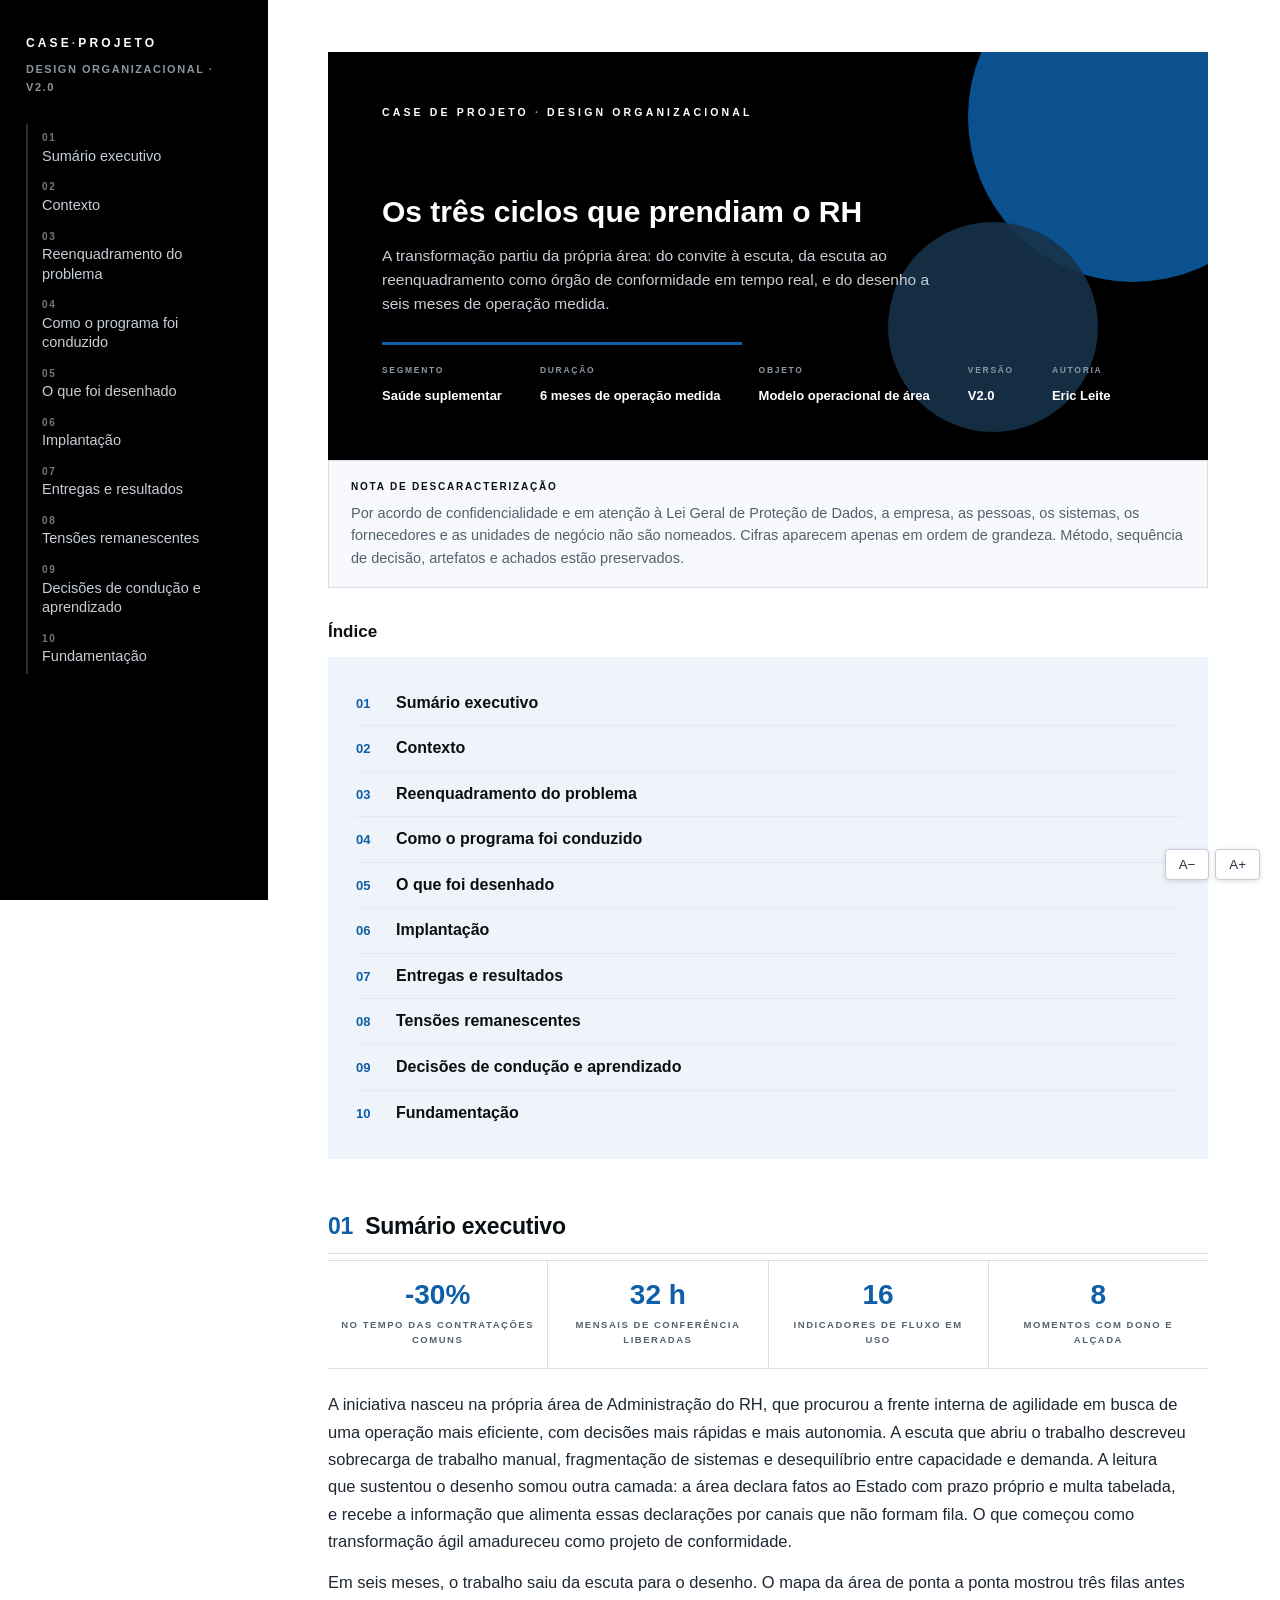
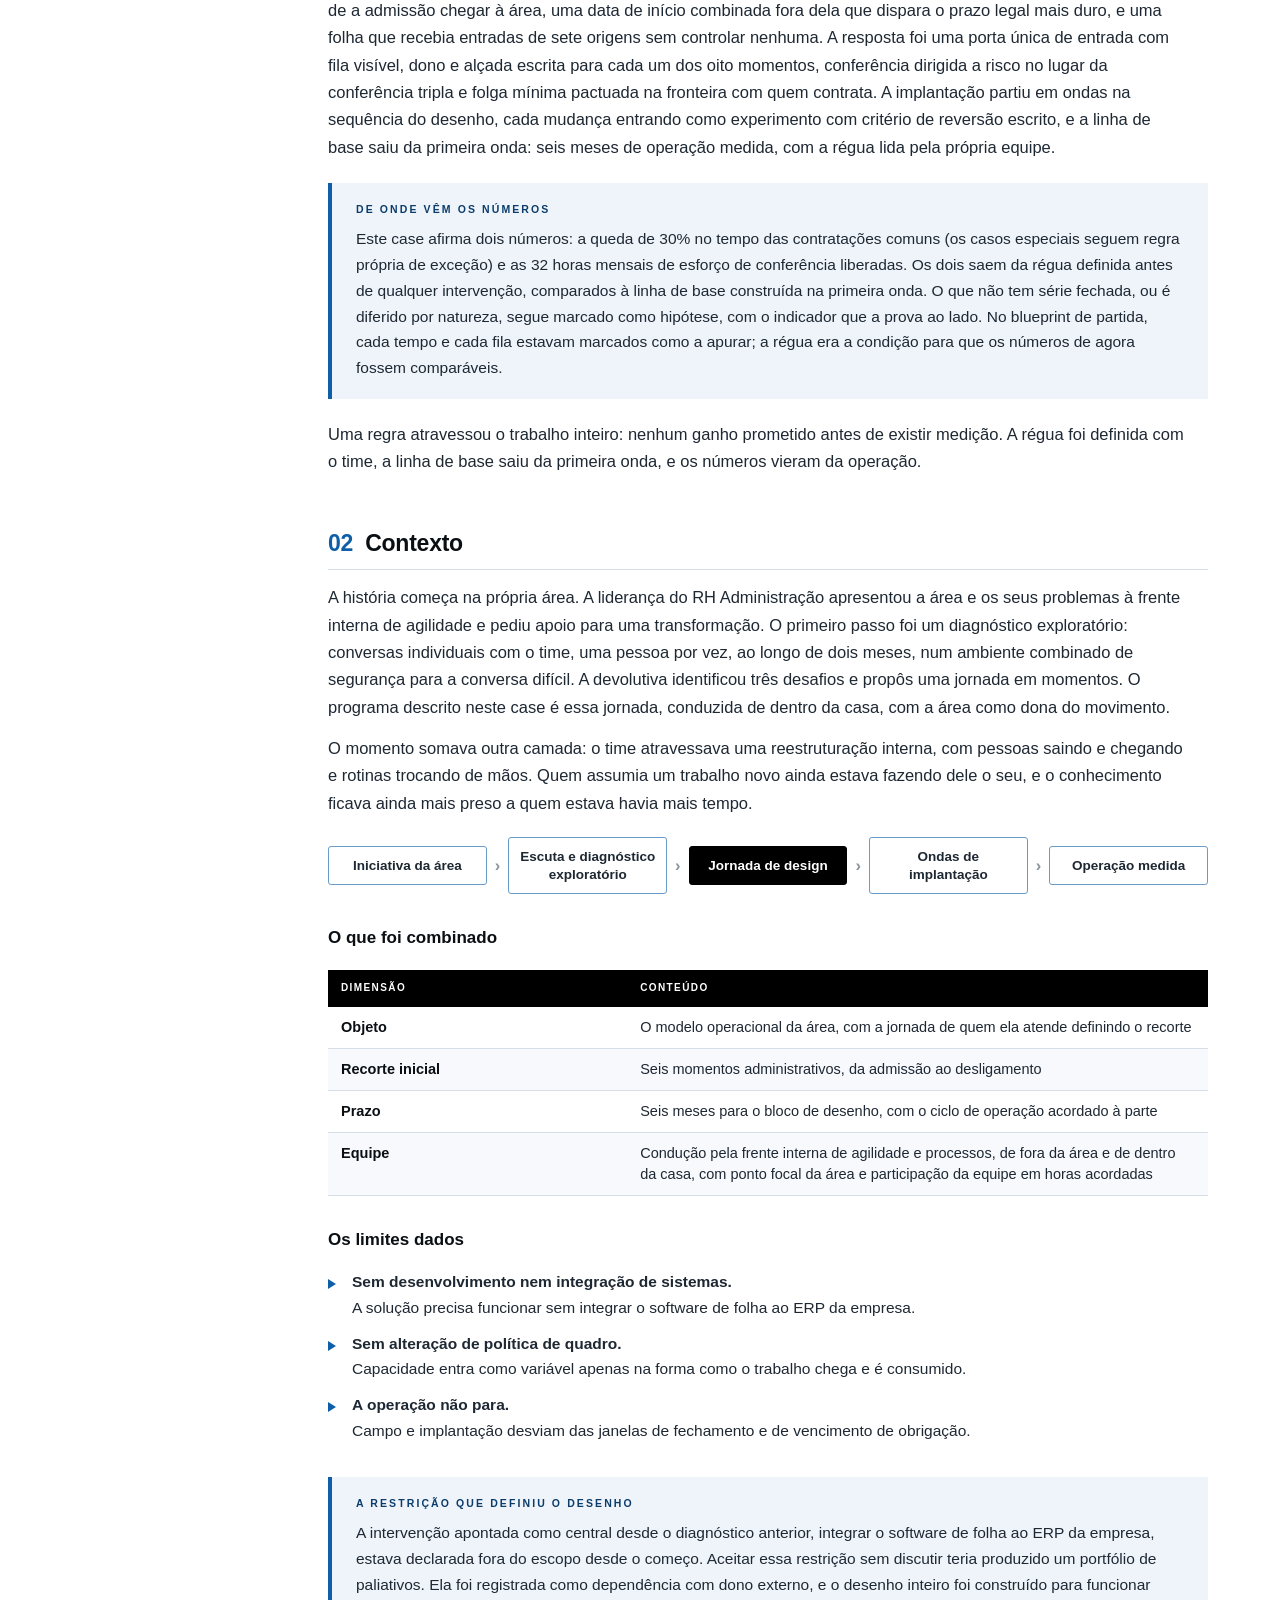
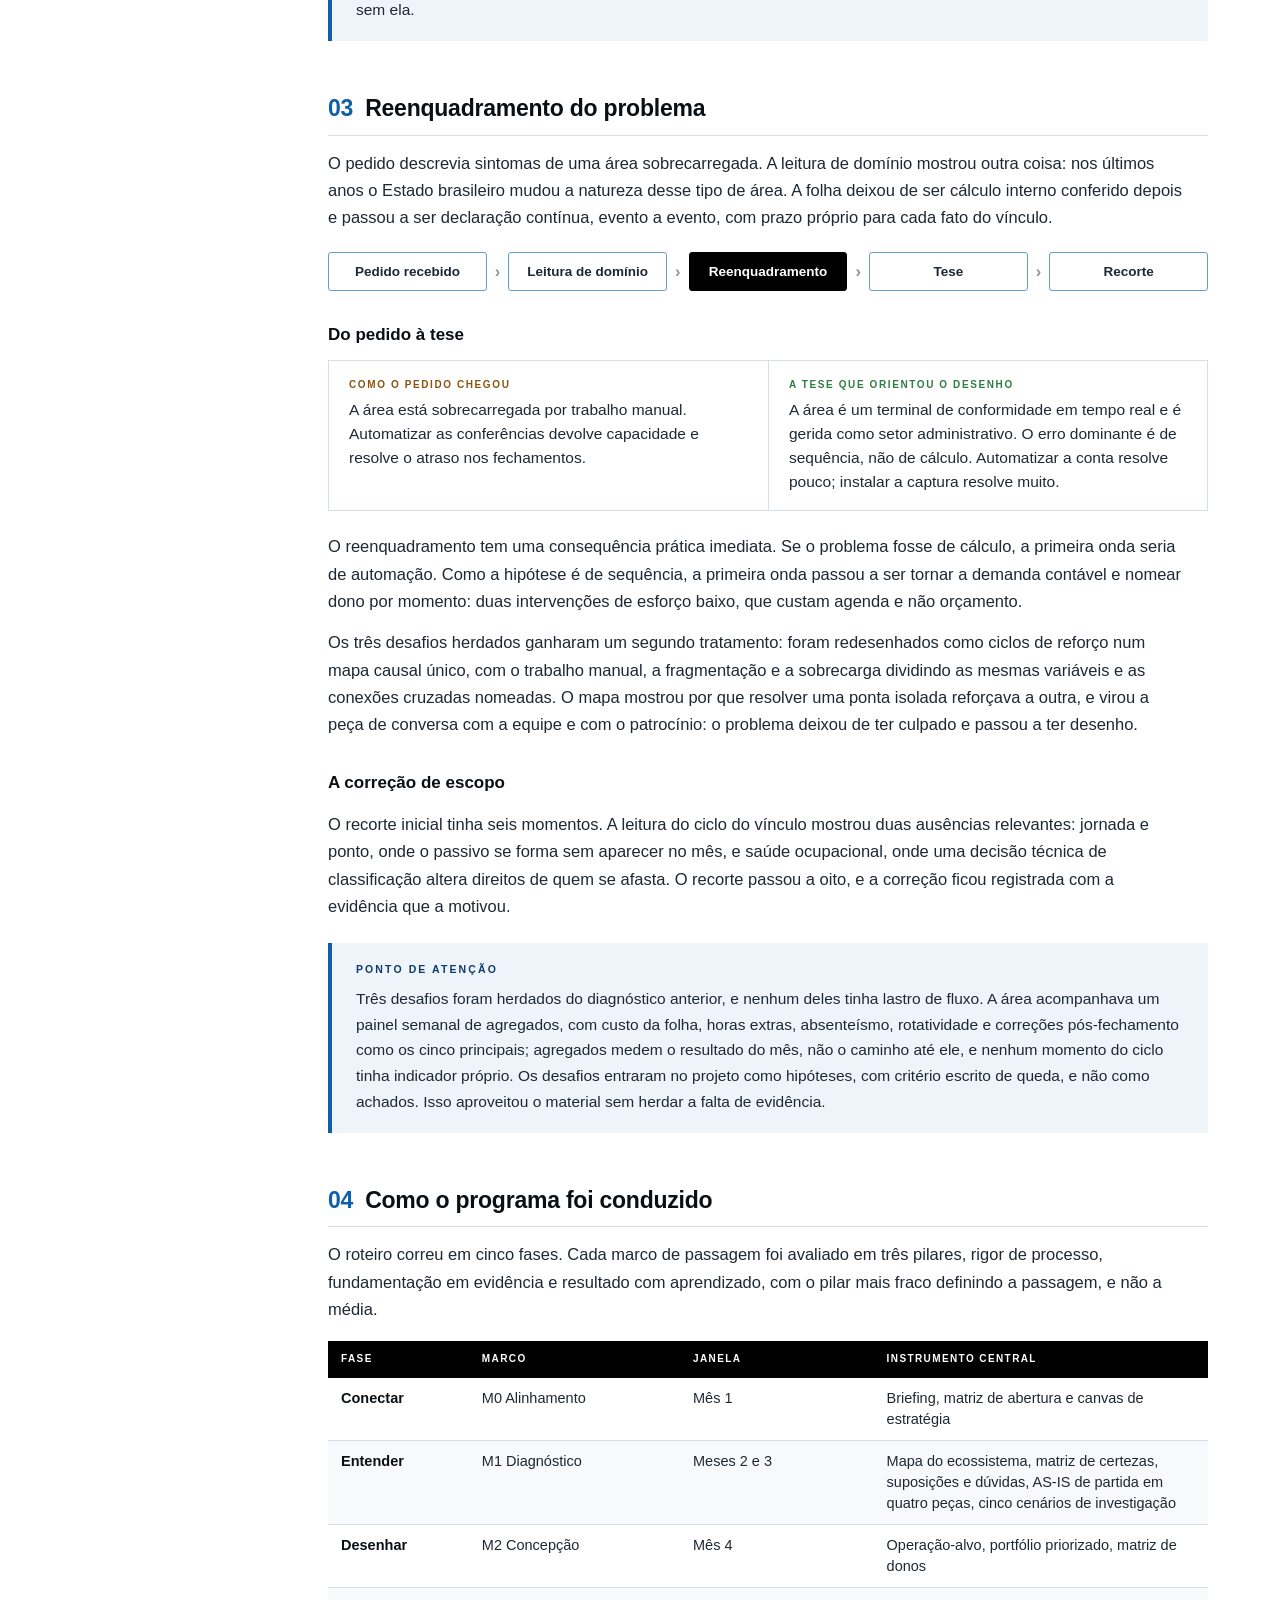
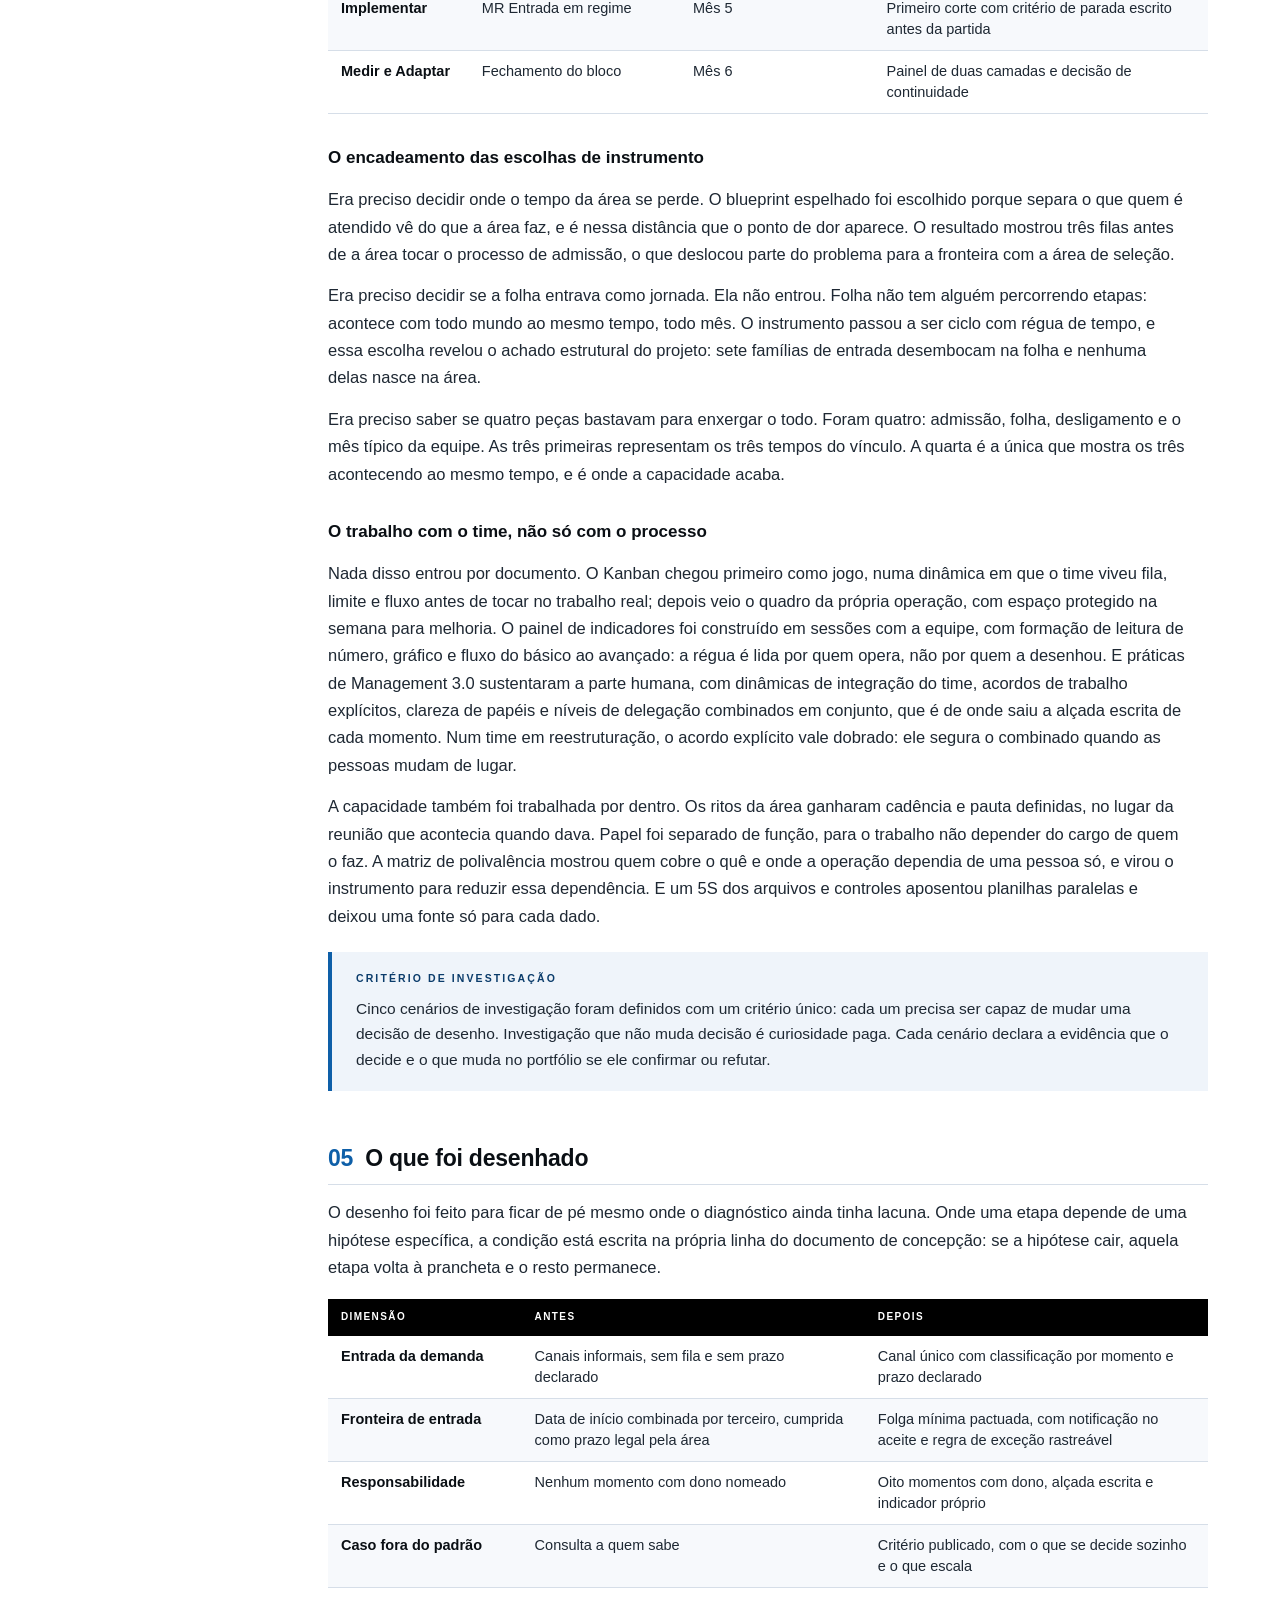
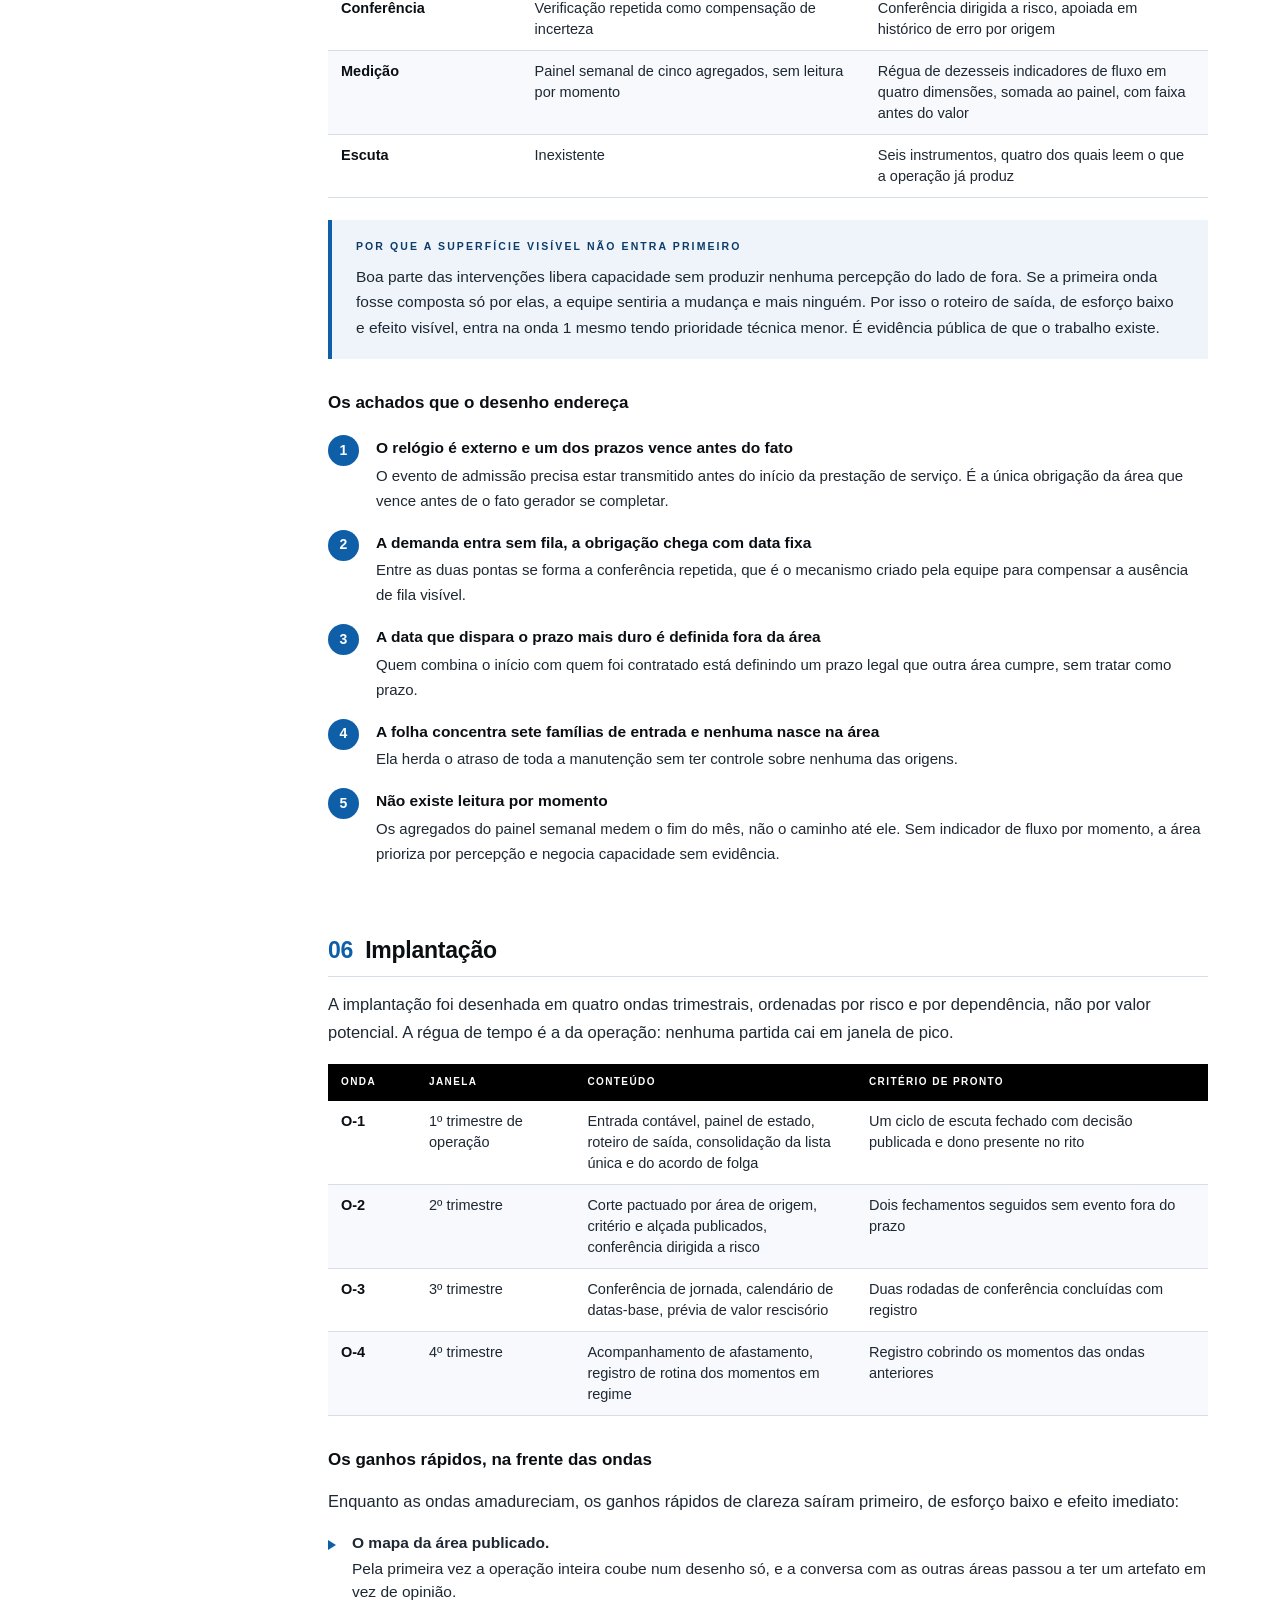
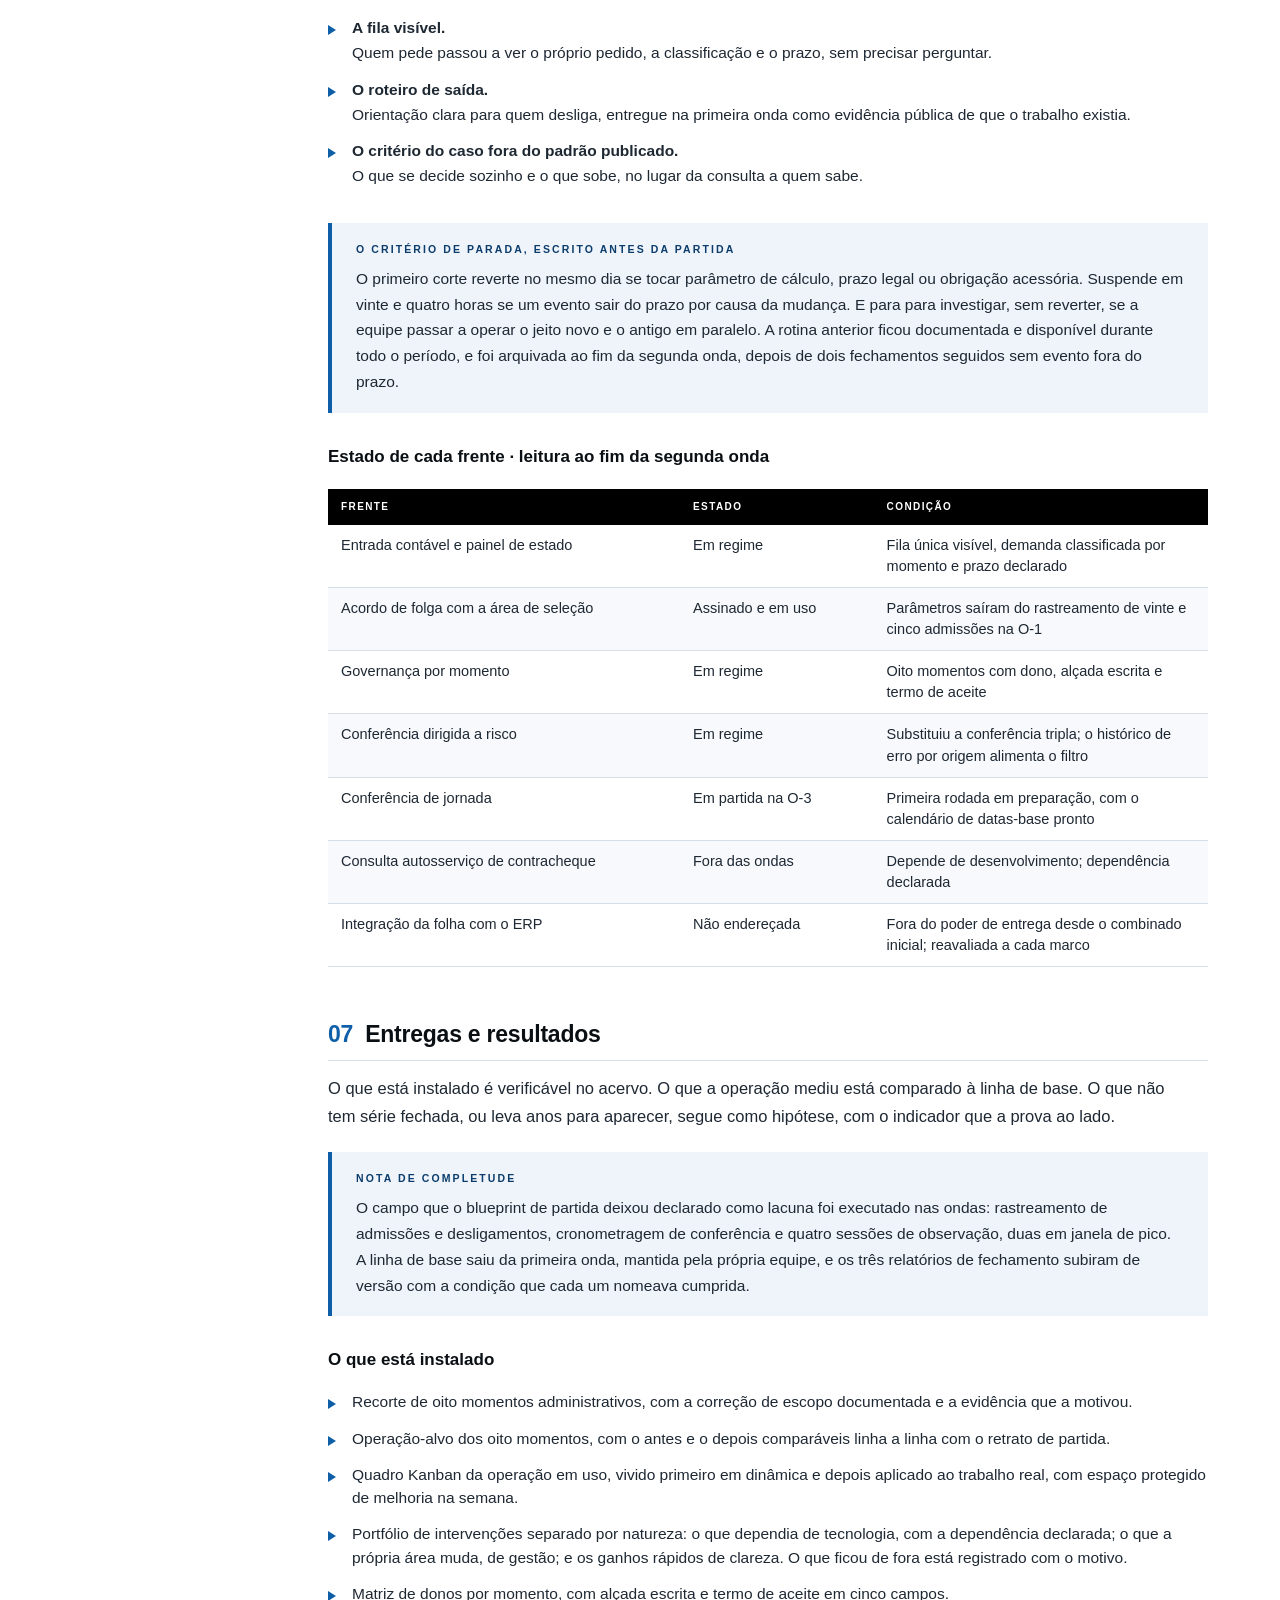
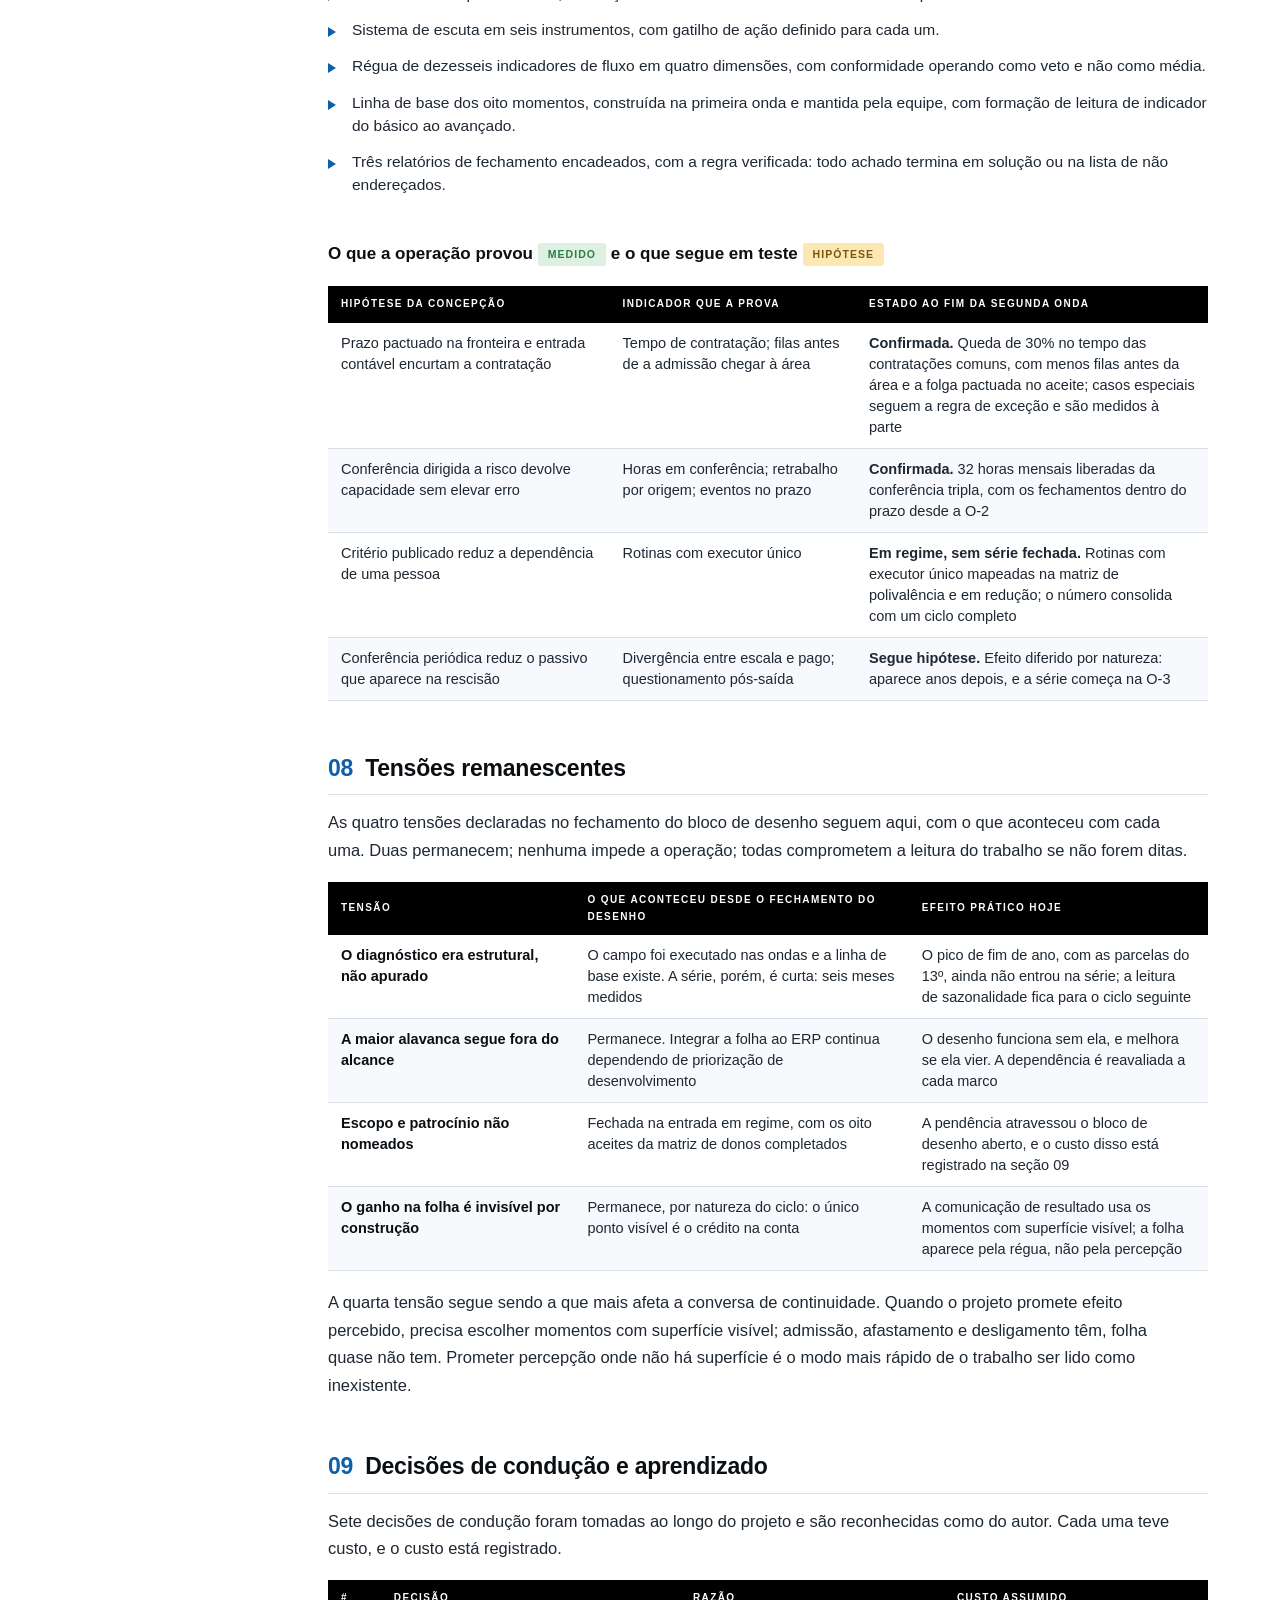
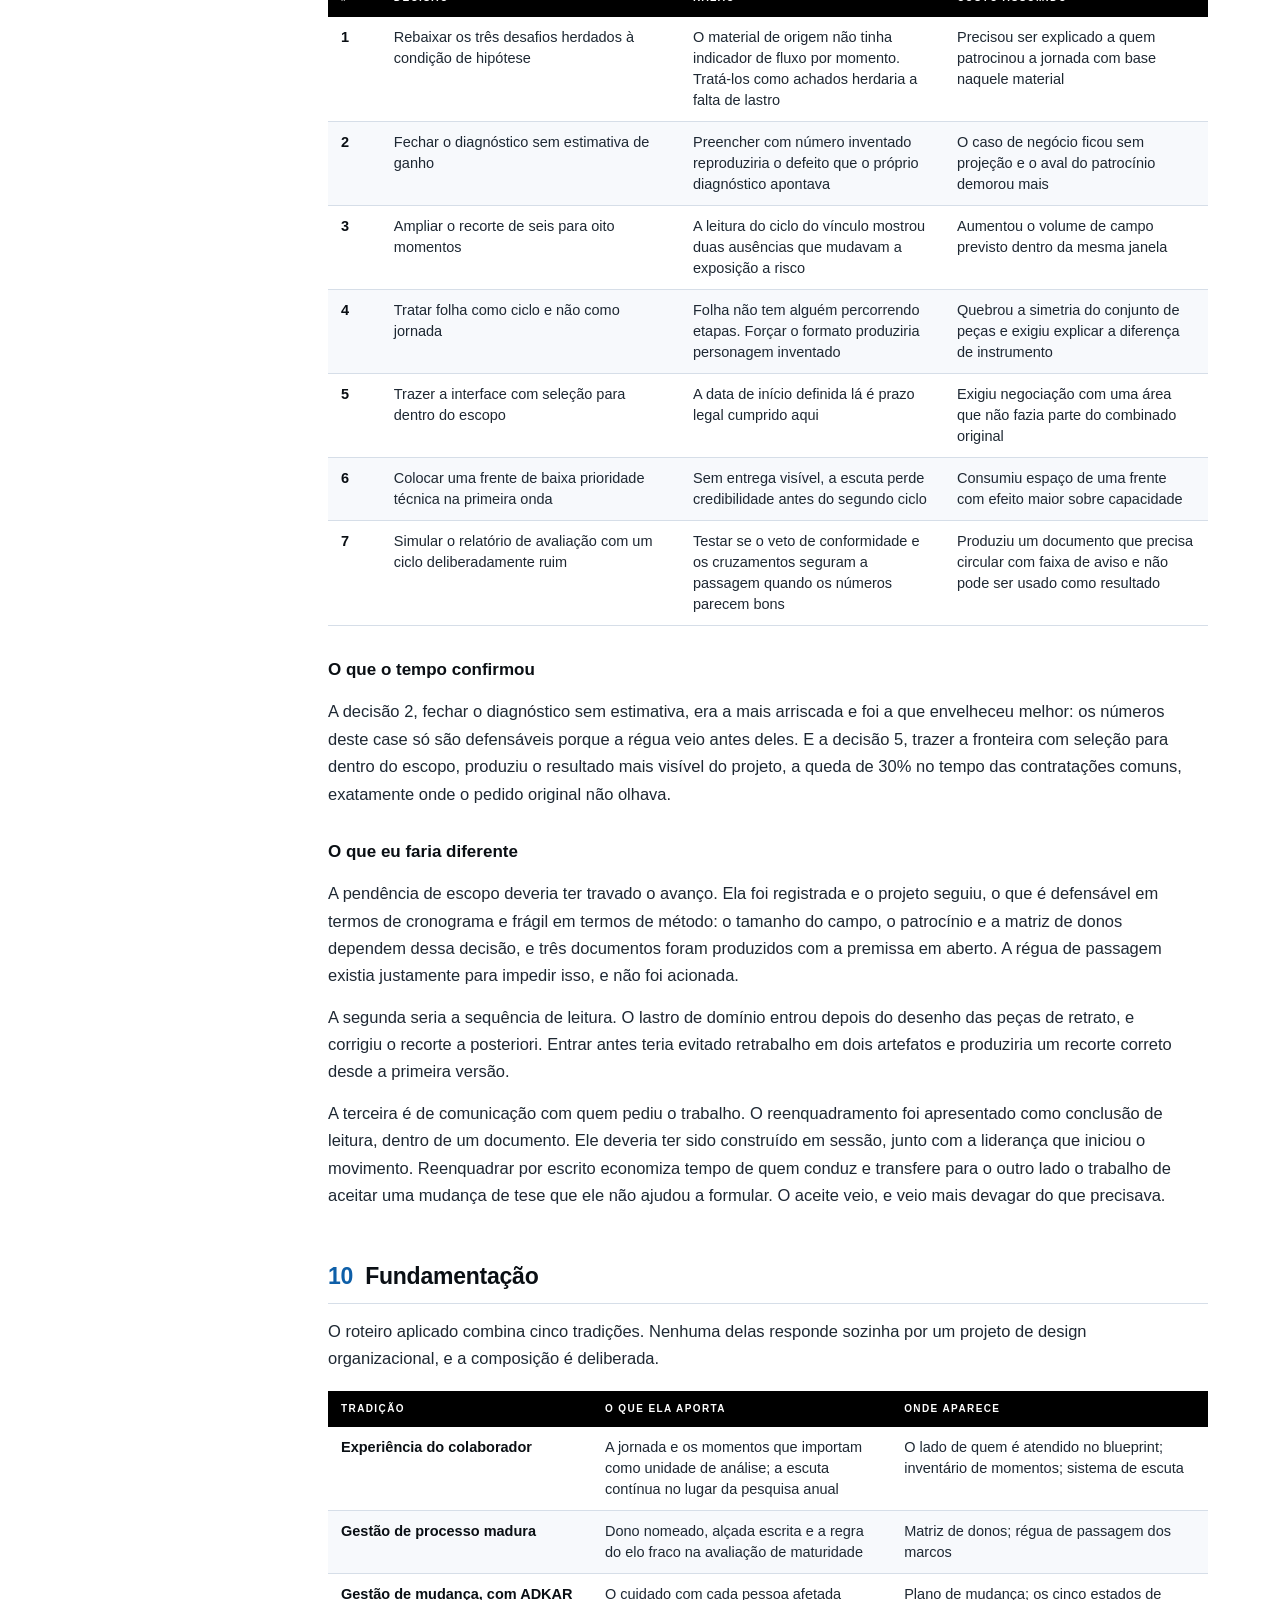
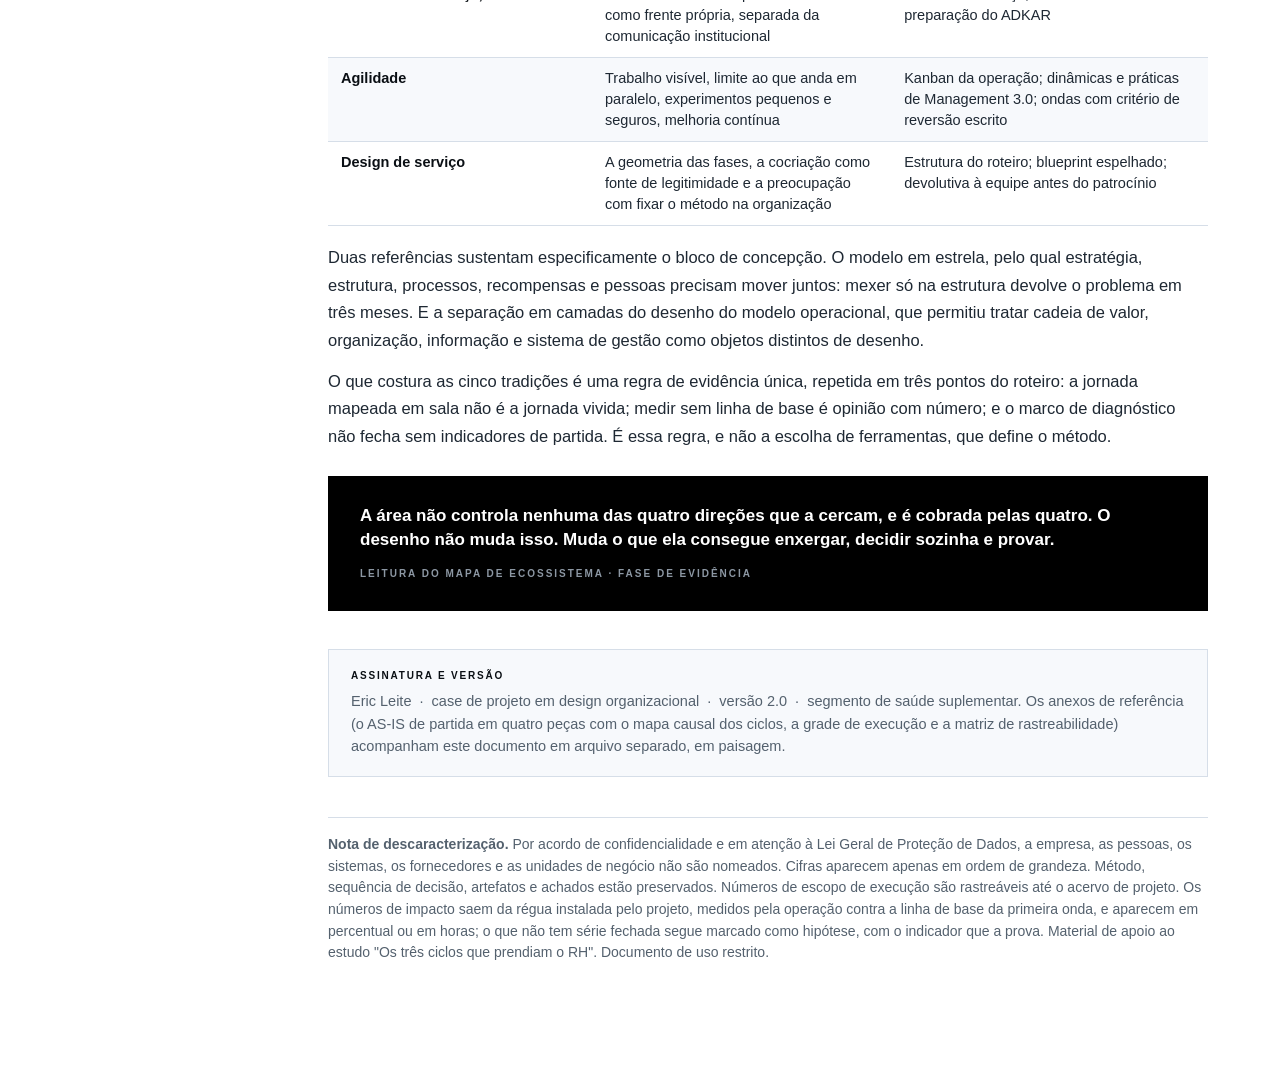
<file: case_01.html>
<!DOCTYPE html><html lang="pt-BR"><head><meta charset="UTF-8">
<meta name="viewport" content="width=device-width,initial-scale=1">
<title>Case · Os três ciclos que prendiam o RH · V2</title><style>
:root{--fs:16.5px;--fst:14.5px;--brand:#0E5FA8;--p2:#397CB8;--p3:#6A9CC9;--p4:#9FBFDC;--p5:#DBE7F2;
--wash:#EFF4FA;--zebra:#F7F9FC;--ink:#1E2833;--ink2:#54616E;--ink3:#8A949F;--rule:#D6DEE8;--nav:268px}
*{box-sizing:border-box;margin:0;padding:0}
body{background:#fff;color:var(--ink);font-size:var(--fs);line-height:1.66;
font-family:"Segoe UI",Roboto,Helvetica,Arial,sans-serif;-webkit-font-smoothing:antialiased}
h1{font-size:34px;line-height:1.12;font-weight:800;letter-spacing:-.02em;color:#0A0F14}
h2{font-size:23px;font-weight:800;color:#0A0F14;letter-spacing:-.01em;line-height:1.2;
padding-bottom:12px;border-bottom:1px solid var(--rule)}
h2 i{font-style:normal;color:var(--brand);margin-right:12px;font-weight:800}
h3{font-size:17px;font-weight:800;color:#0A0F14;margin:30px 0 10px}
p{margin:14px 0;max-width:860px}
p.lead{font-size:var(--fs);color:var(--ink)}
.eyebrow{font-size:11px;letter-spacing:.26em;text-transform:uppercase;font-weight:800;color:var(--brand);margin-bottom:12px}
.capa{background:#000;color:#fff;padding:52px 54px;position:relative;overflow:hidden}
.capa .b{position:absolute;border-radius:50%}
.capa .b1{width:330px;height:330px;background:var(--brand);right:-90px;top:-100px;opacity:.85}
.capa .b2{width:210px;height:210px;background:#17324B;right:110px;top:170px;opacity:.9}
.capa .mk{font-size:10.5px;letter-spacing:.3em;font-weight:800;position:relative;z-index:2}
.capa .mk span{color:#7FB2E0}
.capa h5{font-size:30px;font-weight:800;line-height:1.15;margin:74px 0 14px;position:relative;z-index:2;max-width:560px}
.capa .dk{font-size:15.5px;color:#C6CDD5;max-width:560px;position:relative;z-index:2;line-height:1.55}
.capa .ln{height:3px;background:var(--brand);width:360px;margin:26px 0 18px;position:relative;z-index:2}
.capa .mt{display:flex;gap:38px;position:relative;z-index:2;flex-wrap:wrap}
.capa .mt small{display:block;font-size:8.5px;letter-spacing:.2em;color:#8C97A3;text-transform:uppercase;font-weight:800;margin-bottom:4px}
.capa .mt b{font-size:13px}
.conf{border:1px solid var(--rule);background:var(--zebra);padding:18px 22px;font-size:14.5px;line-height:1.55;color:var(--ink2)}
.conf b{color:#0A0F14;display:block;font-size:10px;letter-spacing:.18em;text-transform:uppercase;margin-bottom:7px}
.toc{background:var(--wash);padding:24px 28px}
.toc ol{list-style:none;counter-reset:t}
.toc li{counter-increment:t;display:flex;gap:14px;padding:9px 0;border-bottom:1px solid #E1E9F2;font-size:16px;align-items:baseline}
.toc li:last-child{border-bottom:none}
.toc li::before{content:counter(t,decimal-leading-zero);color:var(--brand);font-weight:800;font-size:13px;min-width:26px}
.toc li b{font-weight:700;color:#0A0F14}
.toc li i{font-style:normal;color:var(--ink2);font-size:14.5px}
.kpis{display:flex;border-top:1px solid var(--rule);border-bottom:1px solid var(--rule);margin:6px 0 22px}
.kpis div{flex:1;padding:20px 12px;text-align:center}
.kpis div+div{border-left:1px solid var(--rule)}
.kpis b{display:block;font-size:28px;font-weight:800;color:var(--brand);line-height:1}
.kpis small{display:block;font-size:9.5px;letter-spacing:.16em;text-transform:uppercase;color:var(--ink2);font-weight:800;margin-top:8px}
.callout{background:var(--wash);border-left:4px solid var(--brand);padding:18px 24px;margin:22px 0}
.callout h6{font-size:10.5px;letter-spacing:.2em;text-transform:uppercase;color:#0B3C6B;font-weight:800;margin-bottom:8px}
.callout p{margin:0;font-size:calc(var(--fs) - 1px);max-width:none}
table{width:100%;border-collapse:collapse;font-size:var(--fst);margin:18px 0}
thead th{background:#000;color:#fff;text-align:left;padding:10px 13px;font-size:10px;letter-spacing:.14em;text-transform:uppercase;font-weight:800}
tbody td{padding:10px 13px;border-bottom:1px solid var(--rule);vertical-align:top;line-height:1.45}
tbody tr:nth-child(even) td{background:var(--zebra)}
td.k{font-weight:700;color:#0A0F14}
ol.pains{list-style:none;counter-reset:d;margin:18px 0}
ol.pains li{counter-increment:d;position:relative;padding:0 0 16px 48px}
ol.pains li::before{content:counter(d);position:absolute;left:0;top:0;width:31px;height:31px;border-radius:50%;
background:var(--brand);color:#fff;font-size:14px;font-weight:800;display:flex;align-items:center;justify-content:center}
ol.pains span{display:block;font-weight:800;color:#0A0F14;font-size:calc(var(--fst) + 1px);margin-bottom:3px}
ol.pains p{margin:0;font-size:calc(var(--fst) + .5px);max-width:none}
ul.tri{list-style:none;margin:16px 0}
ul.tri li{position:relative;padding:0 0 13px 24px;font-size:calc(var(--fst) + 1px);line-height:1.5}
ul.tri b{display:block;margin-bottom:2px}
ul.tri li::before{content:"";position:absolute;left:0;top:9px;border-left:8px solid var(--brand);
border-top:5px solid transparent;border-bottom:5px solid transparent}
.flow{display:flex;align-items:center;gap:8px;flex-wrap:nowrap;margin:20px 0}
.flow span{flex:1;background:#fff;border:1px solid var(--p3);padding:10px 8px;border-radius:3px;font-size:13.5px;font-weight:700;text-align:center;line-height:1.3}
.flow span.brk{background:#000;color:#fff;border-color:#000}
.flow i{color:var(--ink3);font-style:normal;font-weight:800}
.use{display:grid;grid-template-columns:1fr 1fr;border:1px solid var(--rule);margin:8px 0 22px}
.use div{padding:16px 20px;font-size:15.5px;line-height:1.55}
.use div+div{border-left:1px solid var(--rule)}
.use b{display:block;font-size:10px;letter-spacing:.16em;text-transform:uppercase;font-weight:800;margin-bottom:6px}
.use .ok b{color:#2E7D46}.use .no b{color:#8A5410}
.tag{display:inline-block;padding:3px 10px;border-radius:3px;font-size:10.5px;font-weight:800;letter-spacing:.1em;
text-transform:uppercase;background:#FCE8B2;color:#7A5410;vertical-align:middle}
.tag.ok{background:#DDF0E2;color:#2E7D46}
.quote{background:#000;color:#fff;padding:28px 32px;margin-top:26px}
.quote p{font-size:17px;font-weight:700;line-height:1.42;margin:0;max-width:none}
.quote small{display:block;margin-top:14px;font-size:10px;letter-spacing:.2em;text-transform:uppercase;color:#8C97A3;font-weight:800}
.rodape{margin-top:40px;padding-top:16px;border-top:1px solid var(--rule);font-size:14px;line-height:1.55;color:var(--ink2)}

nav{position:fixed;left:0;top:0;bottom:0;width:var(--nav);background:#000;color:#fff;padding:34px 26px;overflow-y:auto}
nav .mark{font-size:12px;letter-spacing:.26em;font-weight:800;color:#fff;margin-bottom:6px}
nav .mark span{color:#7FB2E0}
nav .ver{font-size:11px;letter-spacing:.14em;color:#8A949F;text-transform:uppercase;font-weight:700;margin-bottom:28px}
nav a{display:block;color:#C6CDD5;text-decoration:none;font-size:14.5px;padding:7px 0 7px 14px;border-left:2px solid #2A2F35;line-height:1.35}
nav a:hover{color:#fff;border-left-color:var(--brand)}
nav a b{display:block;font-size:10px;letter-spacing:.16em;color:#6E7883;text-transform:uppercase;font-weight:800;margin-bottom:2px}
main{margin-left:var(--nav);max-width:1000px;padding:52px 60px 120px}
section.blk{margin-top:54px;scroll-margin-top:20px}
#fsbar{position:fixed;right:20px;bottom:20px;z-index:99;display:flex;gap:6px}
#fsbar button{background:#fff;border:1px solid #c3ccd9;color:#22303f;border-radius:4px;padding:7px 13px;font:800 13px/1 inherit;cursor:pointer;box-shadow:0 1px 5px rgba(0,0,0,.14)}
@media (max-width:1000px){nav{position:static;width:auto}main{margin-left:0;padding:34px 22px 80px}.use{grid-template-columns:1fr}.use div+div{border-left:none;border-top:1px solid var(--rule)}}
</style></head><body>
<nav><div class="mark">CASE<span>·</span>PROJETO</div><div class="ver">Design organizacional · V2.0</div><a href="#s1"><b>01</b>Sumário executivo</a><a href="#s2"><b>02</b>Contexto</a><a href="#s3"><b>03</b>Reenquadramento do problema</a><a href="#s4"><b>04</b>Como o programa foi conduzido</a><a href="#s5"><b>05</b>O que foi desenhado</a><a href="#s6"><b>06</b>Implantação</a><a href="#s7"><b>07</b>Entregas e resultados</a><a href="#s8"><b>08</b>Tensões remanescentes</a><a href="#s9"><b>09</b>Decisões de condução e aprendizado</a><a href="#s10"><b>10</b>Fundamentação</a></nav>
<main><section class="capablk">
<div class="capa"><div class="b b1"></div><div class="b b2"></div>
<div class="mk">CASE DE PROJETO<span> ·</span> DESIGN ORGANIZACIONAL</div>
<h5>Os três ciclos que prendiam o RH</h5>
<p class="dk">A transformação partiu da própria área: do convite à escuta, da escuta ao reenquadramento como órgão de conformidade em tempo real, e do desenho a seis meses de operação medida.</p>
<div class="ln"></div>
<div class="mt"><div><small>Segmento</small><b>Saúde suplementar</b></div><div><small>Duração</small><b>6 meses de operação medida</b></div><div><small>Objeto</small><b>Modelo operacional de área</b></div><div><small>Versão</small><b>V2.0</b></div><div><small>Autoria</small><b>Eric Leite</b></div></div>
</div>
<div class="conf" style="margin-top:0"><b>Nota de descaracterização</b>Por acordo de confidencialidade e em atenção à Lei Geral de Proteção de Dados, a empresa, as pessoas, os sistemas, os fornecedores e as unidades de negócio não são nomeados. Cifras aparecem apenas em ordem de grandeza. Método, sequência de decisão, artefatos e achados estão preservados.</div>
<h3 style="margin-top:30px">Índice</h3>
<div class="toc"><ol><li><b>Sumário executivo</b></li><li><b>Contexto</b></li><li><b>Reenquadramento do problema</b></li><li><b>Como o programa foi conduzido</b></li><li><b>O que foi desenhado</b></li><li><b>Implantação</b></li><li><b>Entregas e resultados</b></li><li><b>Tensões remanescentes</b></li><li><b>Decisões de condução e aprendizado</b></li><li><b>Fundamentação</b></li></ol></div>
</section><section class="blk" id="s1"><h2><i>01</i>Sumário executivo</h2>
<div class="kpis"><div><b>-30%</b><small>no tempo das contratações comuns</small></div><div><b>32 h</b><small>mensais de conferência liberadas</small></div><div><b>16</b><small>indicadores de fluxo em uso</small></div><div><b>8</b><small>momentos com dono e alçada</small></div></div>

<p class="lead">A iniciativa nasceu na própria área de Administração do RH, que procurou a frente interna de agilidade
em busca de uma operação mais eficiente, com decisões mais rápidas e mais autonomia. A escuta que abriu o trabalho
descreveu sobrecarga de trabalho manual, fragmentação de sistemas e desequilíbrio entre capacidade e demanda. A leitura
que sustentou o desenho somou outra camada: a área declara fatos ao Estado com prazo próprio e multa tabelada, e recebe
a informação que alimenta essas declarações por canais que não formam fila. O que começou como transformação ágil
amadureceu como projeto de conformidade.</p>

<p>Em seis meses, o trabalho saiu da escuta para o desenho. O mapa da área de ponta a ponta mostrou três filas antes de
a admissão chegar à área, uma data de início combinada fora dela que dispara o prazo legal mais duro, e uma folha que
recebia entradas de sete origens sem controlar nenhuma. A resposta foi uma porta única de entrada com fila visível,
dono e alçada escrita para cada um dos oito momentos, conferência dirigida a risco no lugar da conferência tripla e
folga mínima pactuada na fronteira com quem contrata. A implantação partiu em ondas na sequência do desenho, cada
mudança entrando como experimento com critério de reversão escrito, e a linha de base saiu da primeira onda: seis
meses de operação medida, com a régua lida pela própria equipe.</p>

<div class="callout">
  <h6>De onde vêm os números</h6>
  <p>Este case afirma dois números: a queda de 30% no tempo das contratações comuns (os casos especiais seguem regra
  própria de exceção) e as 32 horas mensais de esforço de conferência liberadas. Os
  dois saem da régua definida antes de qualquer intervenção, comparados à linha de base construída na primeira
  onda. O que não tem série fechada, ou é diferido por natureza, segue marcado como hipótese, com o indicador que a
  prova ao lado. No blueprint de partida, cada tempo e cada fila estavam marcados como a apurar; a régua era a condição
  para que os números de agora fossem comparáveis.</p>
</div>

<p>Uma regra atravessou o trabalho inteiro: nenhum ganho prometido antes de existir medição. A régua foi definida com o
time, a linha de base saiu da primeira onda, e os números vieram da operação.</p>
</section><section class="blk" id="s2"><h2><i>02</i>Contexto</h2>
<p>A história começa na própria área. A liderança do RH Administração apresentou a área e os seus problemas à
frente interna de agilidade e pediu apoio para uma transformação. O primeiro passo foi um diagnóstico exploratório:
conversas individuais com o time, uma pessoa por vez, ao longo de dois meses, num ambiente combinado de segurança para
a conversa difícil. A devolutiva identificou três desafios e propôs uma jornada em
momentos. O programa descrito neste case é essa jornada, conduzida de dentro da casa, com a área como dona do
movimento.</p>

<p>O momento somava outra camada: o time atravessava uma reestruturação interna, com pessoas saindo e chegando e
rotinas trocando de mãos. Quem assumia um trabalho novo ainda estava fazendo dele o seu, e o conhecimento ficava ainda
mais preso a quem estava havia mais tempo.</p>

<div class="flow">
<span>Iniciativa da área</span><i>&rsaquo;</i><span>Escuta e diagnóstico exploratório</span><i>&rsaquo;</i>
<span class="brk">Jornada de design</span><i>&rsaquo;</i><span>Ondas de implantação</span><i>&rsaquo;</i><span>Operação medida</span>
</div>

<h3>O que foi combinado</h3>
<table><thead><tr><th style="width:34%">Dimensão</th><th>Conteúdo</th></tr></thead><tbody>
<tr><td class="k">Objeto</td><td>O modelo operacional da área, com a jornada de quem ela atende definindo o recorte</td></tr>
<tr><td class="k">Recorte inicial</td><td>Seis momentos administrativos, da admissão ao desligamento</td></tr>
<tr><td class="k">Prazo</td><td>Seis meses para o bloco de desenho, com o ciclo de operação acordado à parte</td></tr>
<tr><td class="k">Equipe</td><td>Condução pela frente interna de agilidade e processos, de fora da área e de dentro da casa, com ponto focal da área e participação da equipe em horas acordadas</td></tr>
</tbody></table>

<h3>Os limites dados</h3>
<ul class="tri">
<li><b>Sem desenvolvimento nem integração de sistemas.</b> A solução precisa funcionar sem integrar o software de folha ao ERP da empresa.</li>
<li><b>Sem alteração de política de quadro.</b> Capacidade entra como variável apenas na forma como o trabalho chega e é consumido.</li>
<li><b>A operação não para.</b> Campo e implantação desviam das janelas de fechamento e de vencimento de obrigação.</li>
</ul>

<div class="callout">
  <h6>A restrição que definiu o desenho</h6>
  <p>A intervenção apontada como central desde o diagnóstico anterior, integrar o software de folha ao ERP da empresa,
  estava declarada fora do escopo desde o começo. Aceitar essa restrição sem discutir teria produzido um portfólio de
  paliativos. Ela foi registrada como dependência com dono externo, e o desenho inteiro foi construído para funcionar
  sem ela.</p>
</div>
</section><section class="blk" id="s3"><h2><i>03</i>Reenquadramento do problema</h2>
<p>O pedido descrevia sintomas de uma área sobrecarregada. A leitura de domínio mostrou outra coisa: nos últimos anos o
Estado brasileiro mudou a natureza desse tipo de área. A folha deixou de ser cálculo interno conferido depois e passou a
ser declaração contínua, evento a evento, com prazo próprio para cada fato do vínculo.</p>

<div class="flow">
<span>Pedido recebido</span><i>&rsaquo;</i><span>Leitura de domínio</span><i>&rsaquo;</i>
<span class="brk">Reenquadramento</span><i>&rsaquo;</i><span>Tese</span><i>&rsaquo;</i><span>Recorte</span>
</div>

<h3>Do pedido à tese</h3>
<div class="use" style="border-top:1px solid var(--rule)">
<div class="no"><b>Como o pedido chegou</b>A área está sobrecarregada por trabalho manual. Automatizar as conferências
devolve capacidade e resolve o atraso nos fechamentos.</div>
<div class="ok"><b>A tese que orientou o desenho</b>A área é um terminal de conformidade em tempo real e é gerida como
setor administrativo. O erro dominante é de sequência, não de cálculo. Automatizar a conta resolve pouco; instalar a
captura resolve muito.</div>
</div>

<p>O reenquadramento tem uma consequência prática imediata. Se o problema fosse de cálculo, a primeira onda seria de
automação. Como a hipótese é de sequência, a primeira onda passou a ser tornar a demanda contável e nomear dono por
momento: duas intervenções de esforço baixo, que custam agenda e não orçamento.</p>

<p>Os três desafios herdados ganharam um segundo tratamento: foram redesenhados como ciclos de reforço num mapa causal
único, com o trabalho manual, a fragmentação e a sobrecarga dividindo as mesmas variáveis e as conexões cruzadas
nomeadas. O mapa mostrou por que resolver uma ponta isolada reforçava a outra, e virou a peça de conversa com a equipe
e com o patrocínio: o problema deixou de ter culpado e passou a ter desenho.</p>

<h3>A correção de escopo</h3>
<p>O recorte inicial tinha seis momentos. A leitura do ciclo do vínculo mostrou duas ausências relevantes: jornada e
ponto, onde o passivo se forma sem aparecer no mês, e saúde ocupacional, onde uma decisão técnica de classificação
altera direitos de quem se afasta. O recorte passou a oito, e a correção ficou registrada com a evidência que a
motivou.</p>

<div class="callout">
  <h6>Ponto de atenção</h6>
  <p>Três desafios foram herdados do diagnóstico anterior, e nenhum deles tinha lastro de fluxo. A área acompanhava um
  painel semanal de agregados, com custo da folha, horas extras, absenteísmo, rotatividade e correções pós-fechamento
  como os cinco principais; agregados medem o resultado do mês, não o caminho até ele, e nenhum momento do ciclo tinha
  indicador próprio. Os desafios entraram no projeto como hipóteses, com critério escrito de queda, e não como achados.
  Isso aproveitou o material sem herdar a falta de evidência.</p>
</div>
</section><section class="blk" id="s4"><h2><i>04</i>Como o programa foi conduzido</h2>
<p>O roteiro correu em cinco fases. Cada marco de passagem foi avaliado em três pilares, rigor de processo,
fundamentação em evidência e resultado com aprendizado, com o pilar mais fraco definindo a passagem, e não a média.</p>

<table><thead><tr><th style="width:16%">Fase</th><th style="width:24%">Marco</th><th style="width:22%">Janela</th><th>Instrumento central</th></tr></thead><tbody>
<tr><td class="k">Conectar</td><td>M0 Alinhamento</td><td>Mês 1</td><td>Briefing, matriz de abertura e canvas de estratégia</td></tr>
<tr><td class="k">Entender</td><td>M1 Diagnóstico</td><td>Meses 2 e 3</td><td>Mapa do ecossistema, matriz de certezas, suposições e dúvidas, AS-IS de partida em quatro peças, cinco cenários de investigação</td></tr>
<tr><td class="k">Desenhar</td><td>M2 Concepção</td><td>Mês 4</td><td>Operação-alvo, portfólio priorizado, matriz de donos</td></tr>
<tr><td class="k">Implementar</td><td>MR Entrada em regime</td><td>Mês 5</td><td>Primeiro corte com critério de parada escrito antes da partida</td></tr>
<tr><td class="k">Medir e Adaptar</td><td>Fechamento do bloco</td><td>Mês 6</td><td>Painel de duas camadas e decisão de continuidade</td></tr>
</tbody></table>

<h3>O encadeamento das escolhas de instrumento</h3>
<p>Era preciso decidir onde o tempo da área se perde. O blueprint espelhado foi escolhido porque separa o que quem é
atendido vê do que a área faz, e é nessa distância que o ponto de dor aparece. O resultado mostrou três filas antes de a
área tocar o processo de admissão, o que deslocou parte do problema para a fronteira com a área de seleção.</p>

<p>Era preciso decidir se a folha entrava como jornada. Ela não entrou. Folha não tem alguém percorrendo etapas: acontece
com todo mundo ao mesmo tempo, todo mês. O instrumento passou a ser ciclo com régua de tempo, e essa escolha revelou o
achado estrutural do projeto: sete famílias de entrada desembocam na folha e nenhuma delas nasce na área.</p>

<p>Era preciso saber se quatro peças bastavam para enxergar o todo. Foram quatro: admissão, folha, desligamento e o mês
típico da equipe. As três primeiras representam os três tempos do vínculo. A quarta é a única que mostra os três
acontecendo ao mesmo tempo, e é onde a capacidade acaba.</p>

<h3>O trabalho com o time, não só com o processo</h3>
<p>Nada disso entrou por documento. O Kanban chegou primeiro como jogo, numa dinâmica em que o time viveu fila, limite e
fluxo antes de tocar no trabalho real; depois veio o quadro da própria operação, com espaço protegido na semana para
melhoria. O painel de indicadores foi construído em sessões com a equipe, com formação de leitura de número, gráfico e
fluxo do básico ao avançado: a régua é lida por quem opera, não por quem a desenhou. E práticas de Management 3.0
sustentaram a parte humana, com dinâmicas de integração do time, acordos de trabalho explícitos, clareza de papéis e
níveis de delegação combinados em conjunto, que é de onde saiu a alçada escrita de cada momento. Num time em
reestruturação, o acordo explícito vale dobrado: ele segura o combinado quando as pessoas mudam de lugar.</p>

<p>A capacidade também foi trabalhada por dentro. Os ritos da área ganharam cadência e pauta definidas, no lugar da
reunião que acontecia quando dava. Papel foi separado de função, para o trabalho não depender do cargo de quem o faz. A
matriz de polivalência mostrou quem cobre o quê e onde a operação dependia de uma pessoa só, e virou o instrumento para
reduzir essa dependência. E um 5S dos arquivos e controles aposentou planilhas paralelas e deixou uma fonte só para
cada dado.</p>

<div class="callout">
  <h6>Critério de investigação</h6>
  <p>Cinco cenários de investigação foram definidos com um critério único: cada um precisa ser capaz de mudar uma decisão
  de desenho. Investigação que não muda decisão é curiosidade paga. Cada cenário declara a evidência que o decide e o que
  muda no portfólio se ele confirmar ou refutar.</p>
</div>
</section><section class="blk" id="s5"><h2><i>05</i>O que foi desenhado</h2>
<p>O desenho foi feito para ficar de pé mesmo onde o diagnóstico ainda tinha lacuna. Onde uma etapa depende de uma
hipótese específica, a condição está escrita na própria linha do documento de concepção: se a hipótese cair, aquela
etapa volta à prancheta e o resto permanece.</p>

<table><thead><tr><th style="width:22%">Dimensão</th><th style="width:39%">Antes</th><th>Depois</th></tr></thead><tbody>
<tr><td class="k">Entrada da demanda</td><td>Canais informais, sem fila e sem prazo declarado</td><td>Canal único com classificação por momento e prazo declarado</td></tr>
<tr><td class="k">Fronteira de entrada</td><td>Data de início combinada por terceiro, cumprida como prazo legal pela área</td><td>Folga mínima pactuada, com notificação no aceite e regra de exceção rastreável</td></tr>
<tr><td class="k">Responsabilidade</td><td>Nenhum momento com dono nomeado</td><td>Oito momentos com dono, alçada escrita e indicador próprio</td></tr>
<tr><td class="k">Caso fora do padrão</td><td>Consulta a quem sabe</td><td>Critério publicado, com o que se decide sozinho e o que escala</td></tr>
<tr><td class="k">Conferência</td><td>Verificação repetida como compensação de incerteza</td><td>Conferência dirigida a risco, apoiada em histórico de erro por origem</td></tr>
<tr><td class="k">Medição</td><td>Painel semanal de cinco agregados, sem leitura por momento</td><td>Régua de dezesseis indicadores de fluxo em quatro dimensões, somada ao painel, com faixa antes do valor</td></tr>
<tr><td class="k">Escuta</td><td>Inexistente</td><td>Seis instrumentos, quatro dos quais leem o que a operação já produz</td></tr>
</tbody></table>

<div class="callout">
  <h6>Por que a superfície visível não entra primeiro</h6>
  <p>Boa parte das intervenções libera capacidade sem produzir nenhuma percepção do lado de fora. Se a primeira onda
  fosse composta só por elas, a equipe sentiria a mudança e mais ninguém. Por isso o roteiro de saída, de esforço baixo e
  efeito visível, entra na onda 1 mesmo tendo prioridade técnica menor. É evidência pública de que o trabalho existe.</p>
</div>


<h3>Os achados que o desenho endereça</h3>
<ol class="pains">
<li><span>O relógio é externo e um dos prazos vence antes do fato</span><p>O evento de admissão precisa estar transmitido
antes do início da prestação de serviço. É a única obrigação da área que vence antes de o fato gerador se completar.</p></li>
<li><span>A demanda entra sem fila, a obrigação chega com data fixa</span><p>Entre as duas pontas se forma a conferência
repetida, que é o mecanismo criado pela equipe para compensar a ausência de fila visível.</p></li>
<li><span>A data que dispara o prazo mais duro é definida fora da área</span><p>Quem combina o início com quem foi
contratado está definindo um prazo legal que outra área cumpre, sem tratar como prazo.</p></li>
<li><span>A folha concentra sete famílias de entrada e nenhuma nasce na área</span><p>Ela herda o atraso de toda a
manutenção sem ter controle sobre nenhuma das origens.</p></li>
<li><span>Não existe leitura por momento</span><p>Os agregados do painel semanal medem o fim do mês, não o caminho até
ele. Sem indicador de fluxo por momento, a área prioriza por percepção e negocia capacidade sem evidência.</p></li>
</ol>

</section><section class="blk" id="s6"><h2><i>06</i>Implantação</h2>
<p>A implantação foi desenhada em quatro ondas trimestrais, ordenadas por risco e por dependência, não por valor
potencial. A régua de tempo é a da operação: nenhuma partida cai em janela de pico.</p>

<table><thead><tr><th style="width:10%">Onda</th><th style="width:18%">Janela</th><th style="width:32%">Conteúdo</th><th>Critério de pronto</th></tr></thead><tbody>
<tr><td class="k">O-1</td><td>1º trimestre de operação</td><td>Entrada contável, painel de estado, roteiro de saída, consolidação da lista única e do acordo de folga</td><td>Um ciclo de escuta fechado com decisão publicada e dono presente no rito</td></tr>
<tr><td class="k">O-2</td><td>2º trimestre</td><td>Corte pactuado por área de origem, critério e alçada publicados, conferência dirigida a risco</td><td>Dois fechamentos seguidos sem evento fora do prazo</td></tr>
<tr><td class="k">O-3</td><td>3º trimestre</td><td>Conferência de jornada, calendário de datas-base, prévia de valor rescisório</td><td>Duas rodadas de conferência concluídas com registro</td></tr>
<tr><td class="k">O-4</td><td>4º trimestre</td><td>Acompanhamento de afastamento, registro de rotina dos momentos em regime</td><td>Registro cobrindo os momentos das ondas anteriores</td></tr>
</tbody></table>

<h3>Os ganhos rápidos, na frente das ondas</h3>
<p>Enquanto as ondas amadureciam, os ganhos rápidos de clareza saíram primeiro, de esforço baixo e efeito imediato:</p>
<ul class="tri">
<li><b>O mapa da área publicado.</b> Pela primeira vez a operação inteira coube num desenho só, e a conversa com as outras áreas passou a ter um artefato em vez de opinião.</li>
<li><b>A fila visível.</b> Quem pede passou a ver o próprio pedido, a classificação e o prazo, sem precisar perguntar.</li>
<li><b>O roteiro de saída.</b> Orientação clara para quem desliga, entregue na primeira onda como evidência pública de que o trabalho existia.</li>
<li><b>O critério do caso fora do padrão publicado.</b> O que se decide sozinho e o que sobe, no lugar da consulta a quem sabe.</li>
</ul>

<div class="callout">
  <h6>O critério de parada, escrito antes da partida</h6>
  <p>O primeiro corte reverte no mesmo dia se tocar parâmetro de cálculo, prazo legal ou obrigação acessória. Suspende em
  vinte e quatro horas se um evento sair do prazo por causa da mudança. E para para investigar, sem reverter, se a equipe
  passar a operar o jeito novo e o antigo em paralelo. A rotina anterior ficou documentada e disponível durante todo o
  período, e foi arquivada ao fim da segunda onda, depois de dois fechamentos seguidos sem evento fora do prazo.</p>
</div>


<h3>Estado de cada frente · leitura ao fim da segunda onda</h3>
<table><thead><tr><th style="width:40%">Frente</th><th style="width:22%">Estado</th><th>Condição</th></tr></thead><tbody>
<tr><td>Entrada contável e painel de estado</td><td>Em regime</td><td>Fila única visível, demanda classificada por momento e prazo declarado</td></tr>
<tr><td>Acordo de folga com a área de seleção</td><td>Assinado e em uso</td><td>Parâmetros saíram do rastreamento de vinte e cinco admissões na O-1</td></tr>
<tr><td>Governança por momento</td><td>Em regime</td><td>Oito momentos com dono, alçada escrita e termo de aceite</td></tr>
<tr><td>Conferência dirigida a risco</td><td>Em regime</td><td>Substituiu a conferência tripla; o histórico de erro por origem alimenta o filtro</td></tr>
<tr><td>Conferência de jornada</td><td>Em partida na O-3</td><td>Primeira rodada em preparação, com o calendário de datas-base pronto</td></tr>
<tr><td>Consulta autosserviço de contracheque</td><td>Fora das ondas</td><td>Depende de desenvolvimento; dependência declarada</td></tr>
<tr><td>Integração da folha com o ERP</td><td>Não endereçada</td><td>Fora do poder de entrega desde o combinado inicial; reavaliada a cada marco</td></tr>
</tbody></table>

</section><section class="blk" id="s7"><h2><i>07</i>Entregas e resultados</h2>
<p>O que está instalado é verificável no acervo. O que a operação mediu está comparado à linha de base. O que não tem
série fechada, ou leva anos para aparecer, segue como hipótese, com o indicador que a prova ao lado.</p>

<div class="callout">
  <h6>Nota de completude</h6>
  <p>O campo que o blueprint de partida deixou declarado como lacuna foi executado nas ondas: rastreamento de admissões e desligamentos,
  cronometragem de conferência e quatro sessões de observação, duas em janela de pico. A linha de base saiu da primeira
  onda, mantida pela própria equipe, e os três relatórios de fechamento subiram de versão com a condição que cada um
  nomeava cumprida.</p>
</div>


<h3>O que está instalado</h3>
<ul class="tri">
<li>Recorte de oito momentos administrativos, com a correção de escopo documentada e a evidência que a motivou.</li>
<li>Operação-alvo dos oito momentos, com o antes e o depois comparáveis linha a linha com o retrato de partida.</li>
<li>Quadro Kanban da operação em uso, vivido primeiro em dinâmica e depois aplicado ao trabalho real, com espaço protegido de melhoria na semana.</li>
<li>Portfólio de intervenções separado por natureza: o que dependia de tecnologia, com a dependência declarada; o que a própria área muda, de gestão; e os ganhos rápidos de clareza. O que ficou de fora está registrado com o motivo.</li>
<li>Matriz de donos por momento, com alçada escrita e termo de aceite em cinco campos.</li>
<li>Sistema de escuta em seis instrumentos, com gatilho de ação definido para cada um.</li>
<li>Régua de dezesseis indicadores de fluxo em quatro dimensões, com conformidade operando como veto e não como média.</li>
<li>Linha de base dos oito momentos, construída na primeira onda e mantida pela equipe, com formação de leitura de indicador do básico ao avançado.</li>
<li>Três relatórios de fechamento encadeados, com a regra verificada: todo achado termina em solução ou na lista de não endereçados.</li>
</ul>

<h3>O que a operação provou <span class="tag ok">medido</span> e o que segue em teste <span class="tag">hipótese</span></h3>
<table><thead><tr><th style="width:32%">Hipótese da concepção</th><th style="width:28%">Indicador que a prova</th><th>Estado ao fim da segunda onda</th></tr></thead><tbody>
<tr><td>Prazo pactuado na fronteira e entrada contável encurtam a contratação</td><td>Tempo de contratação; filas antes de a admissão chegar à área</td><td><b>Confirmada.</b> Queda de 30% no tempo das contratações comuns, com menos filas antes da área e a folga pactuada no aceite; casos especiais seguem a regra de exceção e são medidos à parte</td></tr>
<tr><td>Conferência dirigida a risco devolve capacidade sem elevar erro</td><td>Horas em conferência; retrabalho por origem; eventos no prazo</td><td><b>Confirmada.</b> 32 horas mensais liberadas da conferência tripla, com os fechamentos dentro do prazo desde a O-2</td></tr>
<tr><td>Critério publicado reduz a dependência de uma pessoa</td><td>Rotinas com executor único</td><td><b>Em regime, sem série fechada.</b> Rotinas com executor único mapeadas na matriz de polivalência e em redução; o número consolida com um ciclo completo</td></tr>
<tr><td>Conferência periódica reduz o passivo que aparece na rescisão</td><td>Divergência entre escala e pago; questionamento pós-saída</td><td><b>Segue hipótese.</b> Efeito diferido por natureza: aparece anos depois, e a série começa na O-3</td></tr>
</tbody></table>

</section><section class="blk" id="s8"><h2><i>08</i>Tensões remanescentes</h2>
<p>As quatro tensões declaradas no fechamento do bloco de desenho seguem aqui, com o que aconteceu com cada uma. Duas
permanecem; nenhuma impede a operação; todas comprometem a leitura do trabalho se não forem ditas.</p>

<table><thead><tr><th style="width:28%">Tensão</th><th style="width:38%">O que aconteceu desde o fechamento do desenho</th><th>Efeito prático hoje</th></tr></thead><tbody>
<tr><td class="k">O diagnóstico era estrutural, não apurado</td><td>O campo foi executado nas ondas e a linha de base existe. A série, porém, é curta: seis meses medidos</td><td>O pico de fim de ano, com as parcelas do 13º, ainda não entrou na série; a leitura de sazonalidade fica para o ciclo seguinte</td></tr>
<tr><td class="k">A maior alavanca segue fora do alcance</td><td>Permanece. Integrar a folha ao ERP continua dependendo de priorização de desenvolvimento</td><td>O desenho funciona sem ela, e melhora se ela vier. A dependência é reavaliada a cada marco</td></tr>
<tr><td class="k">Escopo e patrocínio não nomeados</td><td>Fechada na entrada em regime, com os oito aceites da matriz de donos completados</td><td>A pendência atravessou o bloco de desenho aberto, e o custo disso está registrado na seção 09</td></tr>
<tr><td class="k">O ganho na folha é invisível por construção</td><td>Permanece, por natureza do ciclo: o único ponto visível é o crédito na conta</td><td>A comunicação de resultado usa os momentos com superfície visível; a folha aparece pela régua, não pela percepção</td></tr>
</tbody></table>

<p>A quarta tensão segue sendo a que mais afeta a conversa de continuidade. Quando o projeto promete efeito percebido,
precisa escolher momentos com superfície visível; admissão, afastamento e desligamento têm, folha quase não tem.
Prometer percepção onde não há superfície é o modo mais rápido de o trabalho ser lido como inexistente.</p>
</section><section class="blk" id="s9"><h2><i>09</i>Decisões de condução e aprendizado</h2>
<p>Sete decisões de condução foram tomadas ao longo do projeto e são reconhecidas como do autor. Cada uma teve custo, e o
custo está registrado.</p>

<table><thead><tr><th style="width:6%">#</th><th style="width:34%">Decisão</th><th style="width:30%">Razão</th><th>Custo assumido</th></tr></thead><tbody>
<tr><td class="k">1</td><td>Rebaixar os três desafios herdados à condição de hipótese</td><td>O material de origem não tinha indicador de fluxo por momento. Tratá-los como achados herdaria a falta de lastro</td><td>Precisou ser explicado a quem patrocinou a jornada com base naquele material</td></tr>
<tr><td class="k">2</td><td>Fechar o diagnóstico sem estimativa de ganho</td><td>Preencher com número inventado reproduziria o defeito que o próprio diagnóstico apontava</td><td>O caso de negócio ficou sem projeção e o aval do patrocínio demorou mais</td></tr>
<tr><td class="k">3</td><td>Ampliar o recorte de seis para oito momentos</td><td>A leitura do ciclo do vínculo mostrou duas ausências que mudavam a exposição a risco</td><td>Aumentou o volume de campo previsto dentro da mesma janela</td></tr>
<tr><td class="k">4</td><td>Tratar folha como ciclo e não como jornada</td><td>Folha não tem alguém percorrendo etapas. Forçar o formato produziria personagem inventado</td><td>Quebrou a simetria do conjunto de peças e exigiu explicar a diferença de instrumento</td></tr>
<tr><td class="k">5</td><td>Trazer a interface com seleção para dentro do escopo</td><td>A data de início definida lá é prazo legal cumprido aqui</td><td>Exigiu negociação com uma área que não fazia parte do combinado original</td></tr>
<tr><td class="k">6</td><td>Colocar uma frente de baixa prioridade técnica na primeira onda</td><td>Sem entrega visível, a escuta perde credibilidade antes do segundo ciclo</td><td>Consumiu espaço de uma frente com efeito maior sobre capacidade</td></tr>
<tr><td class="k">7</td><td>Simular o relatório de avaliação com um ciclo deliberadamente ruim</td><td>Testar se o veto de conformidade e os cruzamentos seguram a passagem quando os números parecem bons</td><td>Produziu um documento que precisa circular com faixa de aviso e não pode ser usado como resultado</td></tr>
</tbody></table>

<h3>O que o tempo confirmou</h3>
<p>A decisão 2, fechar o diagnóstico sem estimativa, era a mais arriscada e foi a que envelheceu melhor: os números deste
case só são defensáveis porque a régua veio antes deles. E a decisão 5, trazer a fronteira com seleção para dentro do
escopo, produziu o resultado mais visível do projeto, a queda de 30% no tempo das contratações comuns, exatamente onde
o pedido original não olhava.</p>

<h3>O que eu faria diferente</h3>
<p>A pendência de escopo deveria ter travado o avanço. Ela foi registrada e o projeto seguiu, o que é defensável em
termos de cronograma e frágil em termos de método: o tamanho do campo, o patrocínio e a matriz de donos dependem dessa
decisão, e três documentos foram produzidos com a premissa em aberto. A régua de passagem existia justamente para
impedir isso, e não foi acionada.</p>

<p>A segunda seria a sequência de leitura. O lastro de domínio entrou depois do desenho das peças de retrato, e corrigiu
o recorte a posteriori. Entrar antes teria evitado retrabalho em dois artefatos e produziria um recorte correto desde a
primeira versão.</p>

<p>A terceira é de comunicação com quem pediu o trabalho. O reenquadramento foi apresentado como conclusão de leitura,
dentro de um documento. Ele deveria ter sido construído em sessão, junto com a liderança que iniciou o movimento.
Reenquadrar por escrito economiza tempo de quem conduz e transfere para o outro lado o trabalho de aceitar uma mudança
de tese que ele não ajudou a formular. O aceite veio, e veio mais devagar do que precisava.</p>
</section><section class="blk" id="s10"><h2><i>10</i>Fundamentação</h2>
<p>O roteiro aplicado combina cinco tradições. Nenhuma delas responde sozinha por um projeto de design organizacional, e
a composição é deliberada.</p>

<table><thead><tr><th style="width:30%">Tradição</th><th style="width:34%">O que ela aporta</th><th>Onde aparece</th></tr></thead><tbody>
<tr><td class="k">Experiência do colaborador</td><td>A jornada e os momentos que importam como unidade de análise; a escuta contínua no lugar da pesquisa anual</td><td>O lado de quem é atendido no blueprint; inventário de momentos; sistema de escuta</td></tr>
<tr><td class="k">Gestão de processo madura</td><td>Dono nomeado, alçada escrita e a regra do elo fraco na avaliação de maturidade</td><td>Matriz de donos; régua de passagem dos marcos</td></tr>
<tr><td class="k">Gestão de mudança, com ADKAR</td><td>O cuidado com cada pessoa afetada como frente própria, separada da comunicação institucional</td><td>Plano de mudança; os cinco estados de preparação do ADKAR</td></tr>
<tr><td class="k">Agilidade</td><td>Trabalho visível, limite ao que anda em paralelo, experimentos pequenos e seguros, melhoria contínua</td><td>Kanban da operação; dinâmicas e práticas de Management 3.0; ondas com critério de reversão escrito</td></tr>
<tr><td class="k">Design de serviço</td><td>A geometria das fases, a cocriação como fonte de legitimidade e a preocupação com fixar o método na organização</td><td>Estrutura do roteiro; blueprint espelhado; devolutiva à equipe antes do patrocínio</td></tr>
</tbody></table>

<p>Duas referências sustentam especificamente o bloco de concepção. O modelo em estrela, pelo qual estratégia, estrutura,
processos, recompensas e pessoas precisam mover juntos: mexer só na estrutura devolve o problema em três meses. E a
separação em camadas do desenho do modelo operacional, que permitiu tratar cadeia de valor, organização, informação e
sistema de gestão como objetos distintos de desenho.</p>

<p>O que costura as cinco tradições é uma regra de evidência única, repetida em três pontos do roteiro: a jornada
mapeada em sala não é a jornada vivida; medir sem linha de base é opinião com número; e o marco de diagnóstico não fecha
sem indicadores de partida. É essa regra, e não a escolha de ferramentas, que define o método.</p>

<div class="quote">
  <p>A área não controla nenhuma das quatro direções que a cercam, e é cobrada pelas quatro. O desenho não muda isso.
  Muda o que ela consegue enxergar, decidir sozinha e provar.</p>
  <small>Leitura do mapa de ecossistema · fase de evidência</small>
</div>
</section><div class="conf" style="margin-top:38px"><b>Assinatura e versão</b>Eric Leite &nbsp;·&nbsp; case de projeto em design organizacional &nbsp;·&nbsp; versão 2.0 &nbsp;·&nbsp; segmento de saúde suplementar. Os anexos de referência (o AS-IS de partida em quatro peças com o mapa causal dos ciclos, a grade de execução e a matriz de rastreabilidade) acompanham este documento em arquivo separado, em paisagem.</div><div class="rodape"><b>Nota de descaracterização.</b> Por acordo de confidencialidade e em atenção à Lei Geral de Proteção de Dados, a empresa, as pessoas, os sistemas, os fornecedores e as unidades de negócio não são nomeados. Cifras aparecem apenas em ordem de grandeza. Método, sequência de decisão, artefatos e achados estão preservados. Números de escopo de execução são rastreáveis até o acervo de projeto. Os números de impacto saem da régua instalada pelo projeto, medidos pela operação contra a linha de base da primeira onda, e aparecem em percentual ou em horas; o que não tem série fechada segue marcado como hipótese, com o indicador que a prova. Material de apoio ao estudo "Os três ciclos que prendiam o RH". Documento de uso restrito.</div></main>
<div id="fsbar"><button id="mn">A&minus;</button><button id="mr">A+</button></div>
<script>(function(){var e=1;function q(){document.documentElement.style.setProperty('--fs',(16.5*e).toFixed(1)+'px');
document.documentElement.style.setProperty('--fst',(14.5*e).toFixed(1)+'px');}
document.getElementById('mr').onclick=function(){e=Math.min(1.4,e+0.1);q();};
document.getElementById('mn').onclick=function(){e=Math.max(0.8,e-0.1);q();};})();</script>
</body></html>
</file>
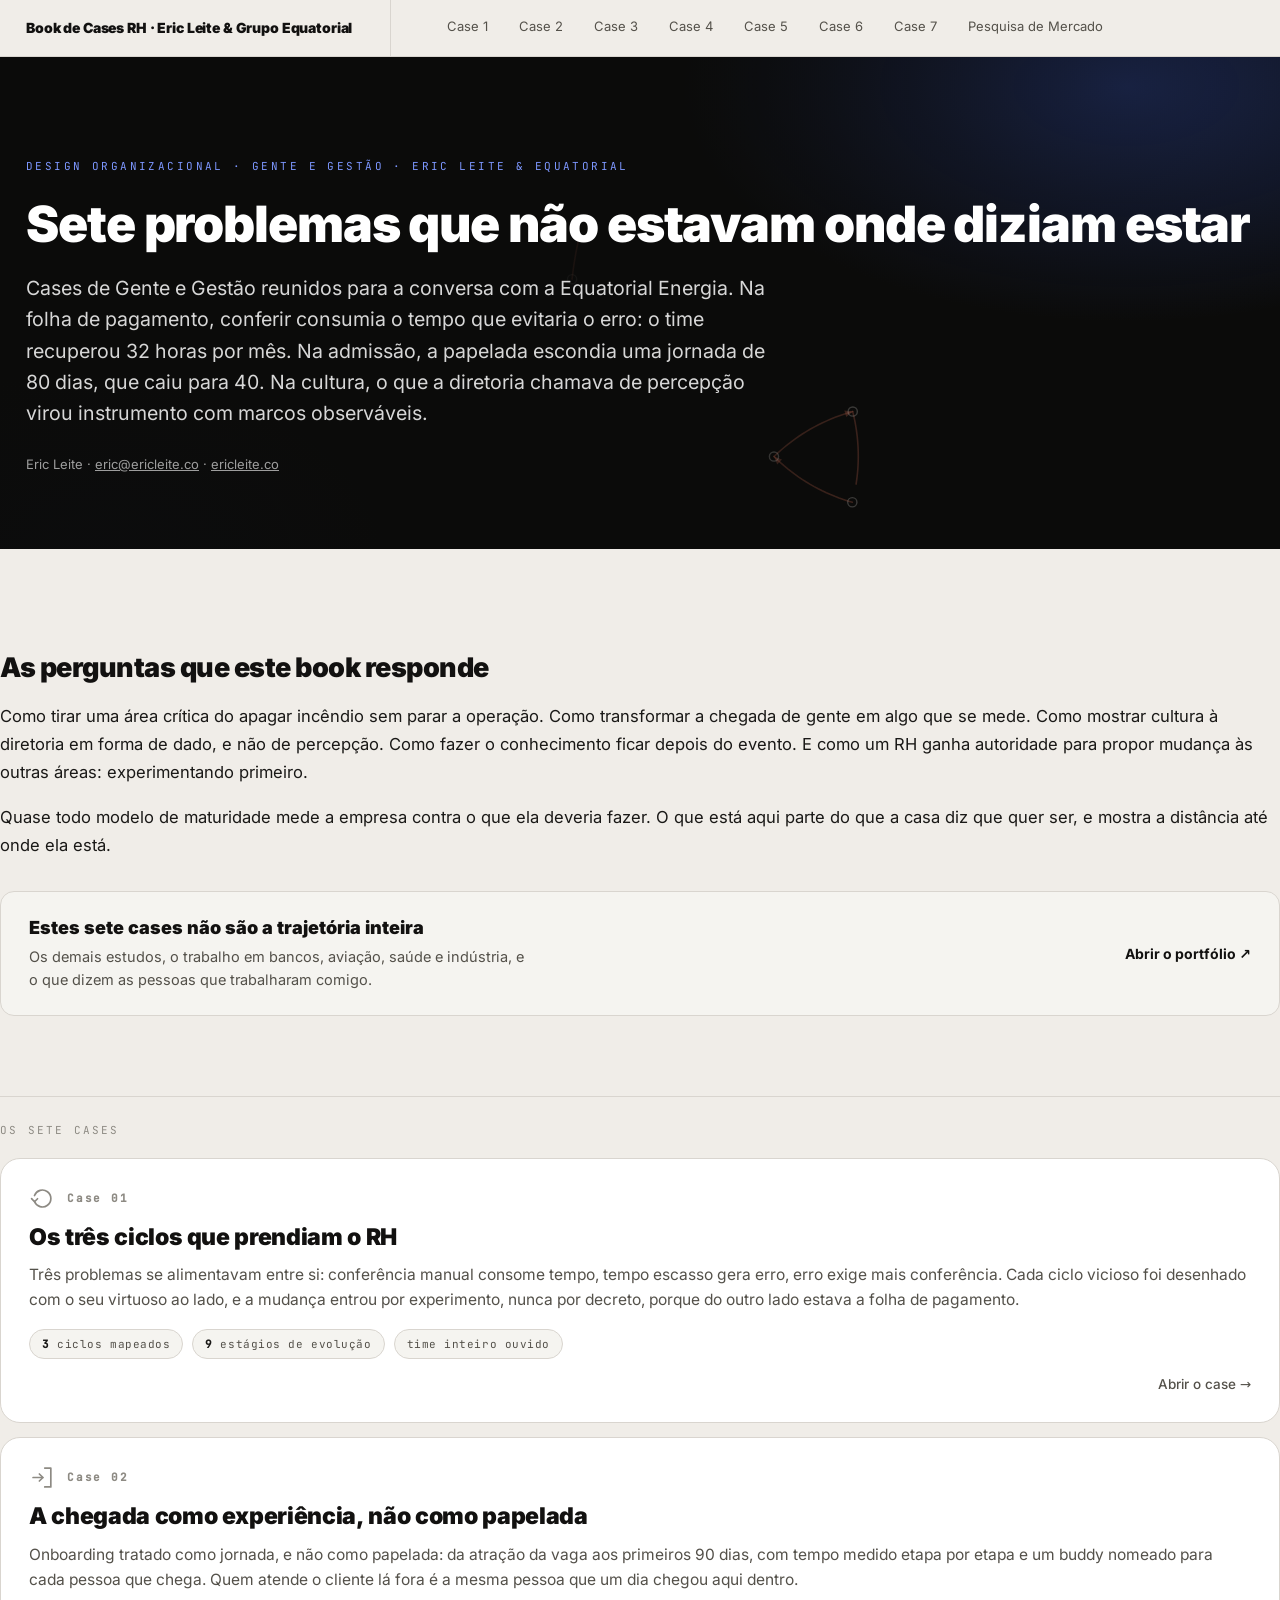
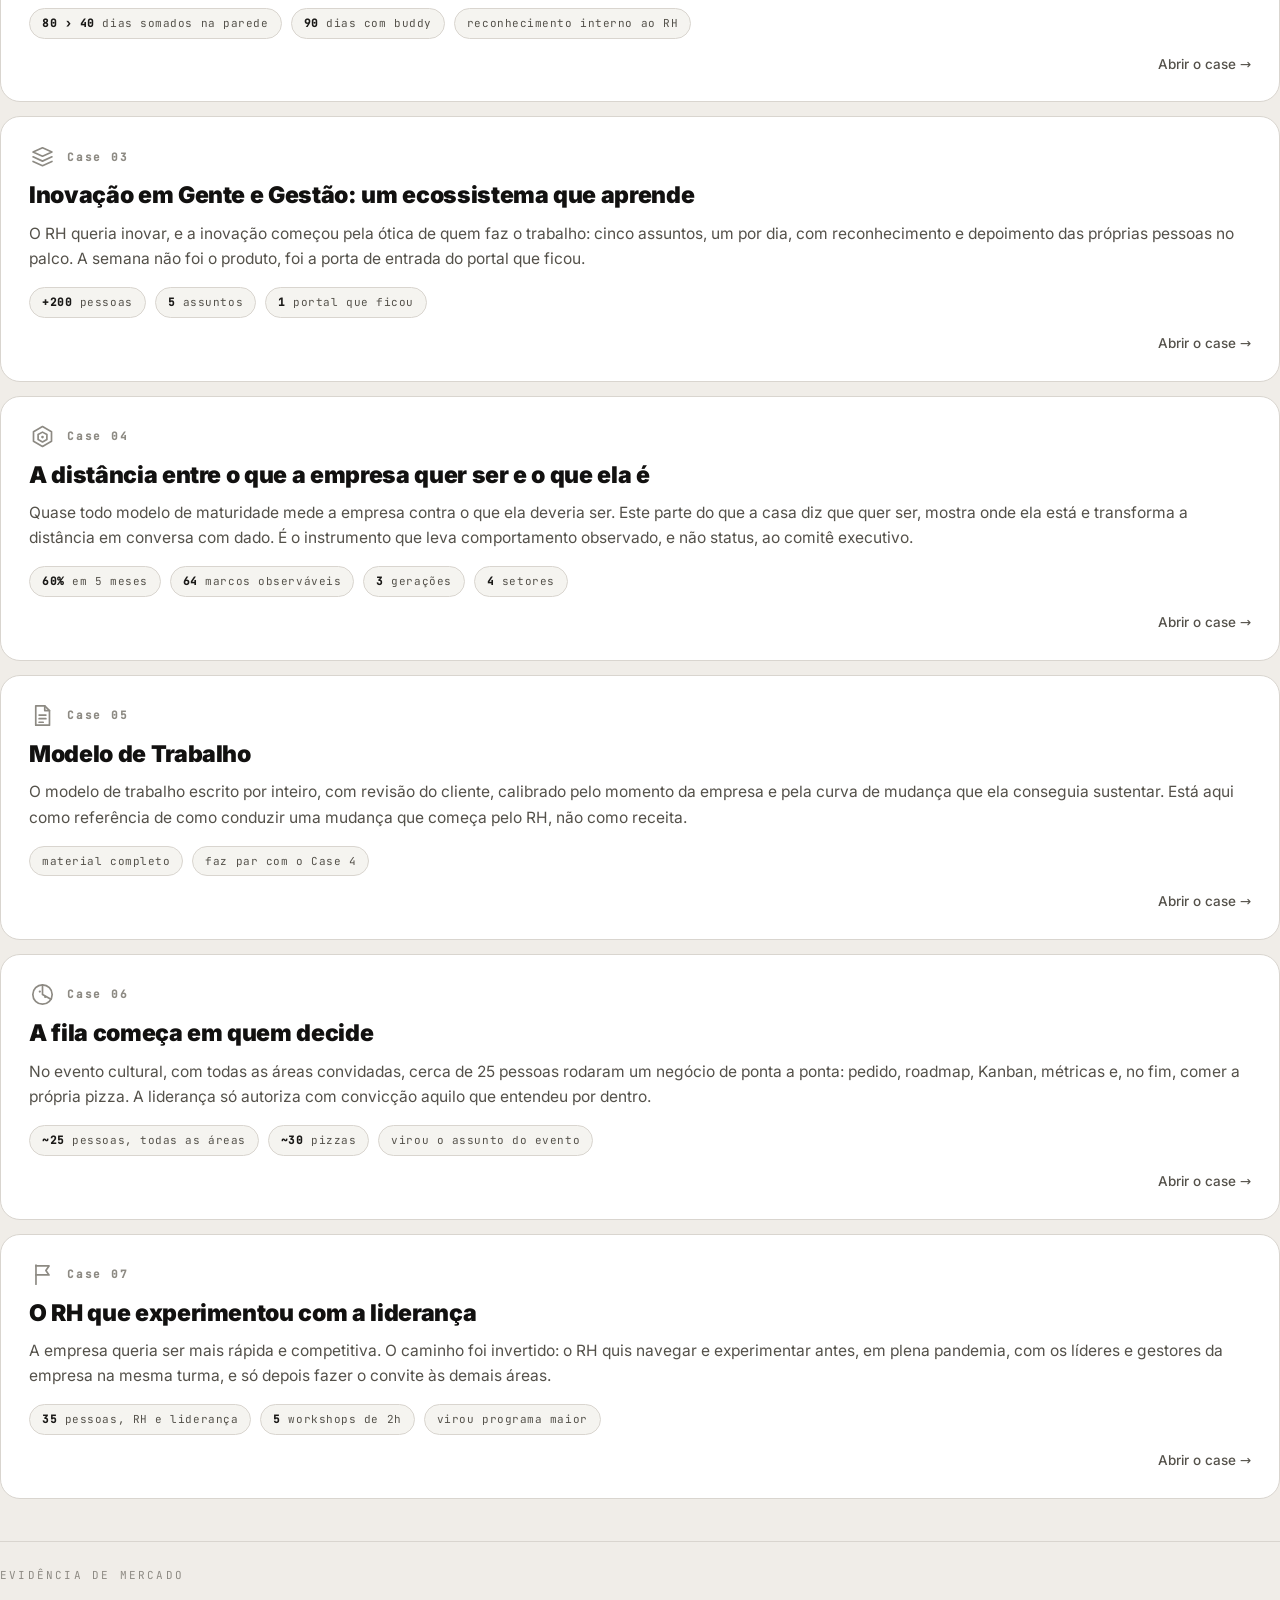
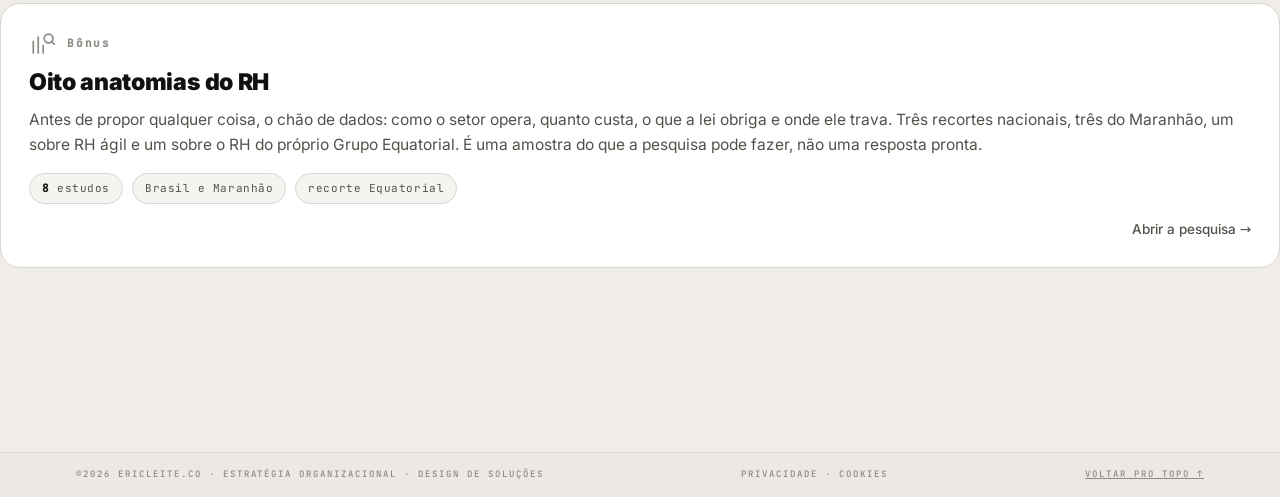
<file: equatorial.html>
<!doctype html>
<html lang="pt-BR">
<head>
<meta charset="utf-8">
<meta name="viewport" content="width=device-width, initial-scale=1">
<title>Book de Cases RH · Eric Leite &amp; Grupo Equatorial</title>
<link rel="stylesheet" href="equatorial/assets/book.css?v=202608191510">
</head>
<body>

<div class="hero cover">
  <canvas id="capa-ciclos" aria-hidden="true"></canvas>
  <div class="shell">
    <p class="kicker">Design Organizacional · Gente e Gestão · Eric Leite &amp; Equatorial</p>
    <h1>Sete problemas que não estavam onde diziam estar</h1>
    <p class="lede">Cases de Gente e Gestão reunidos para a conversa com a Equatorial Energia. Na
      folha de pagamento, conferir consumia o tempo que evitaria o erro: o time recuperou 32 horas
      por mês. Na admissão, a papelada escondia uma jornada de 80 dias, que caiu para 40. Na
      cultura, o que a diretoria chamava de percepção virou instrumento com marcos observáveis.</p>
    <p class="byline">Eric Leite · <a href="mailto:eric@ericleite.co">eric@ericleite.co</a> ·
      <a href="https://ericleite.co" target="_blank" rel="noopener">ericleite.co</a></p>
  </div>
</div>

<!-- ==================== APRESENTAÇÃO ==================== -->
<div class="shell intro">

  <h2>As perguntas que este book responde</h2>
  <p>Como tirar uma área crítica do apagar incêndio sem parar a operação. Como transformar a chegada
    de gente em algo que se mede. Como mostrar cultura à diretoria em forma de dado, e não de
    percepção. Como fazer o conhecimento ficar depois do evento. E como um RH ganha autoridade para
    propor mudança às outras áreas: experimentando primeiro.</p>
  <p>Quase todo modelo de maturidade mede a empresa contra o que ela deveria fazer. O que está aqui
    parte do que a casa diz que quer ser, e mostra a distância até onde ela está.</p>

  <a class="cta" href="https://ericleite.co" target="_blank" rel="noopener">
    <span>
      <p class="ct">Estes sete cases não são a trajetória inteira</p>
      <p class="cd">Os demais estudos, o trabalho em bancos, aviação, saúde e indústria, e o que
        dizem as pessoas que trabalharam comigo.</p>
    </span>
    <span class="cgo2">Abrir o portfólio ↗</span>
  </a>
</div>

<!-- ==================== RESUMOS ==================== -->
<div class="shell cards">

  <p class="sechead">Os sete cases</p>

  <a class="card" href="equatorial/case-01.html">
    <p class="cnum"><svg class="cpic" viewBox="0 0 24 24" aria-hidden="true"><path d="M4.9 9.4A7.5 7.5 0 1 1 4.9 14.6"/><path d="M2.3 12.1 4.9 14.9 7.6 12.2"/></svg>Case 01</p>
    <p class="ctitle">Os três ciclos que prendiam o RH</p>
    <p class="cres">Três problemas se alimentavam entre si: conferência manual consome tempo, tempo
      escasso gera erro, erro exige mais conferência. Cada ciclo vicioso foi desenhado com o seu
      virtuoso ao lado, e a mudança entrou por experimento, nunca por decreto, porque do outro lado
      estava a folha de pagamento.</p>
    <p class="cstats"><span class="chip"><b>3</b> ciclos mapeados</span><span class="chip"><b>9</b> estágios de evolução</span><span class="chip">time inteiro ouvido</span></p>
    <p class="cgo">Abrir o case →</p>
  </a>

  <a class="card" href="equatorial/case-02.html">
    <p class="cnum"><svg class="cpic" viewBox="0 0 24 24" aria-hidden="true"><path d="M14 3.6h5.4v16.8H14"/><path d="M3.6 12h8.6"/><path d="M9.2 8.9 12.4 12 9.2 15.1"/></svg>Case 02</p>
    <p class="ctitle">A chegada como experiência, não como papelada</p>
    <p class="cres">Onboarding tratado como jornada, e não como papelada: da atração da vaga aos
      primeiros 90 dias, com tempo medido etapa por etapa e um buddy nomeado para cada pessoa que
      chega. Quem atende o cliente lá fora é a mesma pessoa que um dia chegou aqui dentro.</p>
    <p class="cstats"><span class="chip"><b>80 › 40</b> dias somados na parede</span><span class="chip"><b>90</b> dias com buddy</span><span class="chip">reconhecimento interno ao RH</span></p>
    <p class="cgo">Abrir o case →</p>
  </a>

  <a class="card" href="equatorial/case-03.html">
    <p class="cnum"><svg class="cpic" viewBox="0 0 24 24" aria-hidden="true"><path d="M3.6 8 12 4.2 20.4 8 12 11.8z"/><path d="M3.6 12.3 12 16.1l8.4-3.8"/><path d="M3.6 16.4 12 20.2l8.4-3.8"/></svg>Case 03</p>
    <p class="ctitle">Inovação em Gente e Gestão: um ecossistema que aprende</p>
    <p class="cres">O RH queria inovar, e a inovação começou pela ótica de quem faz o trabalho:
      cinco assuntos, um por dia, com reconhecimento e depoimento das próprias pessoas no palco. A
      semana não foi o produto, foi a porta de entrada do portal que ficou.</p>
    <p class="cstats"><span class="chip"><b>+200</b> pessoas</span><span class="chip"><b>5</b> assuntos</span><span class="chip"><b>1</b> portal que ficou</span></p>
    <p class="cgo">Abrir o case →</p>
  </a>

  <a class="card" href="equatorial/case-04.html">
    <p class="cnum"><svg class="cpic" viewBox="0 0 24 24" aria-hidden="true"><path d="M12 3.2 20 7.7v8.6L12 20.8 4 16.3V7.7z"/><path d="M12 8.1 15.9 10.3v4.4L12 16.9l-3.9-2.2v-4.4z"/><circle cx="12" cy="12.5" r="1.2" fill="currentColor" stroke="none"/></svg>Case 04</p>
    <p class="ctitle">A distância entre o que a empresa quer ser e o que ela é</p>
    <p class="cres">Quase todo modelo de maturidade mede a empresa contra o que ela deveria ser.
      Este parte do que a casa diz que quer ser, mostra onde ela está e transforma a distância em
      conversa com dado. É o instrumento que leva comportamento observado, e não status, ao comitê
      executivo.</p>
    <p class="cstats"><span class="chip"><b>60%</b> em 5 meses</span><span class="chip"><b>64</b> marcos observáveis</span><span class="chip"><b>3</b> gerações</span><span class="chip"><b>4</b> setores</span></p>
    <p class="cgo">Abrir o case →</p>
  </a>

  <a class="card" href="equatorial/case-05.html">
    <p class="cnum"><svg class="cpic" viewBox="0 0 24 24" aria-hidden="true"><path d="M6 3.4h8l4.2 4.2v13H6z"/><path d="M14 3.4v4.2h4.2"/><path d="M9 11.6h6M9 14.8h6M9 18h3.6"/></svg>Case 05</p>
    <p class="ctitle">Modelo de Trabalho</p>
    <p class="cres">O modelo de trabalho escrito por inteiro, com revisão do cliente, calibrado pelo
      momento da empresa e pela curva de mudança que ela conseguia sustentar. Está aqui como
      referência de como conduzir uma mudança que começa pelo RH, não como receita.</p>
    <p class="cstats"><span class="chip">material completo</span><span class="chip">faz par com o Case 4</span></p>
    <p class="cgo">Abrir o case →</p>
  </a>

  <a class="card" href="equatorial/case-06.html">
    <p class="cnum"><svg class="cpic" viewBox="0 0 24 24" aria-hidden="true"><circle cx="12" cy="12" r="8.6"/><path d="M12 3.4V12l7.5 4.3"/><circle cx="9.6" cy="9.4" r="1" fill="currentColor" stroke="none"/><circle cx="14.4" cy="14.2" r="1" fill="currentColor" stroke="none"/></svg>Case 06</p>
    <p class="ctitle">A fila começa em quem decide</p>
    <p class="cres">No evento cultural, com todas as áreas convidadas, cerca de 25 pessoas rodaram
      um negócio de ponta a ponta: pedido, roadmap, Kanban, métricas e, no fim, comer a própria
      pizza. A liderança só autoriza com convicção aquilo que entendeu por dentro.</p>
    <p class="cstats"><span class="chip"><b>~25</b> pessoas, todas as áreas</span><span class="chip"><b>~30</b> pizzas</span><span class="chip">virou o assunto do evento</span></p>
    <p class="cgo">Abrir o case →</p>
  </a>

  <a class="card" href="equatorial/case-07.html">
    <p class="cnum"><svg class="cpic" viewBox="0 0 24 24" aria-hidden="true"><path d="M6.2 20.6V3.6"/><path d="M6.2 4.4h11.6l-2.8 4 2.8 4H6.2"/></svg>Case 07</p>
    <p class="ctitle">O RH que experimentou com a liderança</p>
    <p class="cres">A empresa queria ser mais rápida e competitiva. O caminho foi invertido: o RH quis
      navegar e experimentar antes, em plena pandemia, com os líderes e gestores da empresa na
      mesma turma, e só depois fazer o convite às demais áreas.</p>
    <p class="cstats"><span class="chip"><b>35</b> pessoas, RH e liderança</span><span class="chip"><b>5</b> workshops de 2h</span><span class="chip">virou programa maior</span></p>
    <p class="cgo">Abrir o case →</p>
  </a>


  <p class="sechead">Evidência de mercado</p>

  <a class="card" href="equatorial/pesquisa.html">
    <p class="cnum"><svg class="cpic" viewBox="0 0 24 24" aria-hidden="true"><path d="M3.8 20.4V10M8.2 20.4V6.2M12.6 20.4v-6.6"/><circle cx="17.4" cy="7.6" r="3.9"/><path d="M20.2 10.4 22.4 12.6"/></svg>Bônus</p>
    <p class="ctitle">Oito anatomias do RH</p>
    <p class="cres">Antes de propor qualquer coisa, o chão de dados: como o setor opera, quanto
      custa, o que a lei obriga e onde ele trava. Três recortes nacionais, três do Maranhão, um
      sobre RH ágil e um sobre o RH do próprio Grupo Equatorial. É uma amostra do que a pesquisa
      pode fazer, não uma resposta pronta.</p>
    <p class="cstats"><span class="chip"><b>8</b> estudos</span><span class="chip">Brasil e Maranhão</span><span class="chip">recorte Equatorial</span></p>
    <p class="cgo">Abrir a pesquisa →</p>
  </a>

</div>

<script src="equatorial/assets/nav.js?v=202608191510"></script>
<script src="equatorial/assets/capa-ciclos.js?v=202608191510"></script>
</body>
</html>
</file>
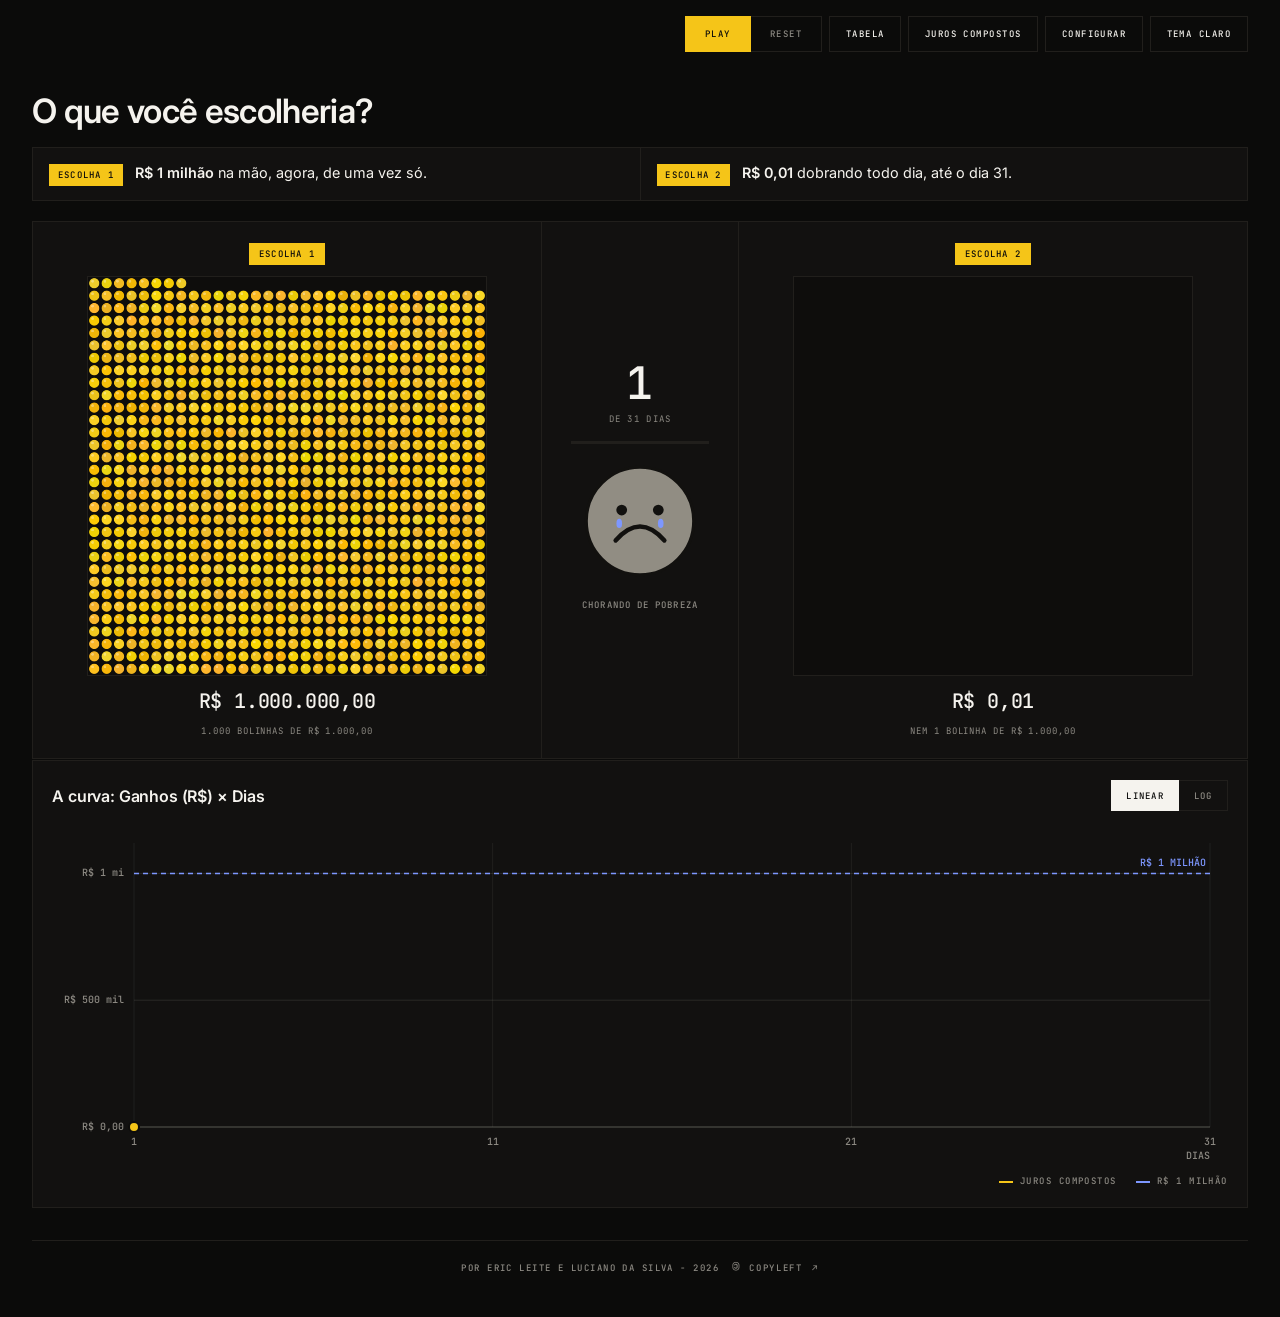
<file: juroscompostos.html>
<!DOCTYPE html>
<html lang="pt-BR">
<head>
<meta charset="UTF-8">
<meta name="viewport" content="width=device-width, initial-scale=1.0">
<title>O que você escolheria?</title>
<link rel="preconnect" href="https://fonts.googleapis.com">
<link rel="preconnect" href="https://fonts.gstatic.com" crossorigin>
<link href="https://fonts.googleapis.com/css2?family=Inter:wght@400;500;600;800&family=JetBrains+Mono:wght@400;500&display=swap" rel="stylesheet">
<style>
  /* ===== Tokens: paleta ericleite.co ===== */
  :root{
    --sans:'Inter','Segoe UI',system-ui,-apple-system,sans-serif;
    --mono:'JetBrains Mono',Consolas,'Courier New',monospace;

    --bg:#0b0b0a;
    --surface:#121110;
    --surface-2:#171614;
    --line:#211f1c;
    --txt:#f5f3ee;
    --muted:#8d8a83;
    --blue:#7d97ff;
    --yellow:#f5c518;
    --yellow-ink:#0b0b0a;
    --ball:245,197,24;
    --ball-stroke:rgba(11,11,10,.55);
    --shine:rgba(255,255,255,.34);
    --canvas-bg:#0e0d0c;
    --canvas-rgb:14,13,12;
    --grid:rgba(141,138,131,.20);
    --grid-soft:rgba(141,138,131,.12);
    --grid-strong:rgba(141,138,131,.42);
    --yellow-soft:rgba(245,197,24,.40);
    --crosshair:rgba(245,243,238,.38);
    --ring:#0e0d0c;
    --dot-fill:#0e0d0c;
    --dot-ring:#f5f3ee;
    --scrim:rgba(0,0,0,.55);
  }
  :root.light{
    --bg:#f0ede8;
    --surface:#f5f4f0;
    --surface-2:#ece9e4;
    --line:#d9d5cf;
    --txt:#1a1917;
    --muted:#6d6a64;
    --blue:#3d63e6;
    --yellow:#a8790a;
    --yellow-ink:#f5f3ee;
    --ball:224,163,10;
    --ball-stroke:rgba(26,25,23,.42);
    --shine:rgba(255,255,255,.62);
    --canvas-bg:#e8e4dd;
    --canvas-rgb:232,228,221;
    --grid:rgba(109,106,100,.24);
    --grid-soft:rgba(109,106,100,.14);
    --grid-strong:rgba(109,106,100,.48);
    --yellow-soft:rgba(168,121,10,.42);
    --crosshair:rgba(26,25,23,.45);
    --ring:#e8e4dd;
    --dot-fill:#f5f4f0;
    --dot-ring:#1a1917;
    --scrim:rgba(26,25,23,.28);
  }

  *{box-sizing:border-box;margin:0;padding:0}
  body{
    font-family:var(--sans);background:var(--bg);color:var(--txt);
    min-height:100vh;padding:clamp(1.1rem,3vw,2rem);
    transition:background .3s,color .3s;
  }

  .kicker{
    font-family:var(--mono);font-size:.5625rem;font-weight:500;
    letter-spacing:.16em;text-transform:uppercase;color:var(--muted);
  }

  /* ===== Cabeçalho: a pergunta e as duas opções ===== */
  header{max-width:1280px;margin:0 auto 20px;padding-right:700px}
  header h1{
    font-size:clamp(1.5rem,3.4vw,2.1rem);font-weight:600;
    letter-spacing:-.02em;line-height:1.15;
  }
  .options{display:flex;gap:1px;margin-top:1rem;background:var(--line);
    border:1px solid var(--line);flex-wrap:wrap}
  .options .opt{
    flex:1 1 280px;background:var(--surface);padding:.9rem 1rem;
    display:flex;align-items:baseline;gap:.75rem;
  }
  .options .tag{
    font-family:var(--mono);font-size:.5625rem;font-weight:500;letter-spacing:.14em;
    text-transform:uppercase;color:var(--yellow-ink);background:var(--yellow);
    padding:.3rem .55rem;white-space:nowrap;
  }
  .options .txt{font-size:.9rem;line-height:1.5}
  .options .txt b{font-weight:600}

  /* ===== Botões fixos do topo ===== */
  .topbar{position:fixed;top:16px;right:clamp(1.1rem,3vw,2rem);z-index:60;display:flex;gap:.4rem}
  .ghost-btn{
    font-family:var(--mono);font-size:.5625rem;font-weight:500;
    letter-spacing:.16em;text-transform:uppercase;
    padding:.7rem 1rem;cursor:pointer;
    background:var(--bg);color:var(--txt);
    border:1px solid var(--line);border-radius:0;
    transition:background .25s,border-color .25s,color .25s;
  }
  .ghost-btn:hover{background:var(--surface-2);border-color:var(--muted)}
  .ghost-btn.icon{padding:.7rem;width:36px;font-size:.72rem;letter-spacing:0}
  .ghost-btn[aria-expanded="true"]{background:var(--txt);color:var(--bg);border-color:var(--txt)}

  /* ===== Palco ===== */
  .layout{display:flex;max-width:1280px;margin:0 auto;align-items:stretch;
    background:var(--line);border:1px solid var(--line)}
  .stage{flex:1;min-width:0;display:flex;gap:1px;align-items:stretch;background:var(--line);flex-wrap:wrap}
  .panel{
    flex:1 1 300px;background:var(--surface);padding:1.3rem 1rem;
    display:flex;flex-direction:column;align-items:center;gap:.7rem;
  }
  .panel-tag{
    font-family:var(--mono);font-size:.5625rem;font-weight:500;letter-spacing:.14em;
    text-transform:uppercase;color:var(--yellow-ink);background:var(--yellow);
    padding:.32rem .6rem;white-space:nowrap;align-self:center;
  }
  canvas{
    width:100%;max-width:400px;aspect-ratio:1/1;display:block;
    border:1px solid var(--line);background:var(--canvas-bg);
  }
  .big-value{font-family:var(--mono);font-size:1.25rem;font-weight:500;
    color:var(--txt);font-variant-numeric:tabular-nums;text-align:center;letter-spacing:-.01em}
  .balls-count{font-family:var(--mono);font-size:.5625rem;letter-spacing:.1em;
    text-transform:uppercase;color:var(--muted);text-align:center}
  .overflow{display:none;flex-wrap:wrap;gap:3px;justify-content:center;align-items:center;margin-top:2px}
  .overflow.on{display:flex}
  .mini{width:14px;height:14px;background:var(--yellow)}
  .mini.partial{opacity:.4}
  .overflow-label{width:100%;text-align:center;font-family:var(--mono);font-size:.5625rem;
    letter-spacing:.1em;text-transform:uppercase;color:var(--yellow);margin-top:.4rem}

  /* ===== Centro ===== */
  .center{
    flex:0 0 196px;background:var(--surface);display:flex;flex-direction:column;
    align-items:center;justify-content:center;gap:1rem;padding:1rem .6rem;
  }
  .day-box{text-align:center}
  .day-box .num{font-family:var(--mono);font-size:2.8rem;font-weight:500;
    line-height:1;font-variant-numeric:tabular-nums;color:var(--txt)}
  .day-box .of{font-family:var(--mono);font-size:.5625rem;letter-spacing:.14em;
    text-transform:uppercase;color:var(--muted);margin-top:.45rem}
  .day-progress{width:138px;height:3px;background:var(--line);overflow:hidden}
  .day-progress i{display:block;height:100%;width:0%;background:var(--yellow);transition:width .12s linear}

  .face-wrap{position:relative;width:122px;height:122px}
  .face-wrap svg{width:100%;height:100%}
  .face-line{stroke:#12110f;fill:none;stroke-linecap:round}
  .face-dot{fill:#12110f}
  .mood-label{font-family:var(--mono);font-size:.5625rem;font-weight:500;letter-spacing:.12em;
    text-transform:uppercase;text-align:center;color:var(--muted);min-height:2.4em;line-height:1.6}

  .face-wrap.party{animation:bounce .5s ease-in-out infinite}
  .face-wrap.crazy{animation:crazy .35s ease-in-out infinite}
  @keyframes bounce{0%,100%{transform:translateY(0)}50%{transform:translateY(-8px)}}
  @keyframes crazy{0%,100%{transform:rotate(-8deg) scale(1.06)}50%{transform:rotate(8deg) scale(1.12)}}
  .confetti{position:absolute;inset:-8px;pointer-events:none;display:none}
  .face-wrap.crazy .confetti,.face-wrap.party .confetti{display:block}
  .confetti span{position:absolute;font-size:13px;animation:pop 1.1s ease-in-out infinite}
  @keyframes pop{
    0%,100%{transform:translateY(0) scale(.85);opacity:.5}
    50%{transform:translateY(-12px) scale(1.18);opacity:1}
  }
  .tear{animation:drip 1.2s ease-in infinite}
  @keyframes drip{
    0%{opacity:0;transform:translateY(0)}
    30%{opacity:1}
    100%{opacity:0;transform:translateY(13px)}
  }

  /* ===== Gráfico ===== */
  .chart-panel{
    max-width:1280px;margin:1px auto 0;position:relative;
    background:var(--surface);border:1px solid var(--line);padding:1.2rem;
  }
  .chart-head{display:flex;justify-content:space-between;align-items:center;
    margin-bottom:1rem;flex-wrap:wrap;gap:.9rem}
  .chart-head h3{font-size:1rem;font-weight:600;letter-spacing:-.01em}
  /* legenda no canto inferior direito, abaixo da curva */
  .chart-foot{display:flex;justify-content:flex-end;margin-top:.5rem}
  .legend{display:flex;gap:1.2rem;align-items:center;flex-wrap:wrap}
  .legend i{display:inline-block;width:14px;height:2px;vertical-align:middle;margin-right:.45rem}
  .legend .k-curve i{background:var(--yellow)}
  .legend .k-goal i{background:var(--blue)}

  /* Play e Reset moram na barra do topo, na mesma medida dos demais */
  .transport{display:flex;gap:0}
  .transport button{
    padding:.7rem 1.2rem;cursor:pointer;border-radius:0;
    font-family:var(--mono);font-size:.5625rem;font-weight:500;
    letter-spacing:.16em;text-transform:uppercase;
    background:var(--yellow);color:var(--yellow-ink);border:1px solid var(--yellow);
    transition:filter .25s,background .25s,color .25s,border-color .25s;
  }
  .transport button:hover{filter:brightness(1.08)}
  .transport button.secondary{
    background:var(--bg);color:var(--muted);border-color:var(--line);border-left:none;
  }
  .transport button.secondary:hover{color:var(--txt);border-color:var(--muted);background:var(--surface-2)}

  .scale-toggle{display:flex;gap:0}
  .scale-toggle button{
    padding:.55rem .9rem;cursor:pointer;border-radius:0;
    font-family:var(--mono);font-size:.5625rem;font-weight:500;
    letter-spacing:.14em;text-transform:uppercase;
    background:transparent;color:var(--muted);border:1px solid var(--line);
  }
  .scale-toggle button + button{border-left:none}
  .scale-toggle button.on{background:var(--txt);color:var(--bg);border-color:var(--txt)}
  #chartCanvas{width:100%;height:340px;display:block;max-width:none;aspect-ratio:auto;border:none;background:transparent}
  .chart-tip{
    position:absolute;pointer-events:none;display:none;z-index:5;
    background:var(--bg);border:1px solid var(--line);
    padding:.45rem .7rem;font-family:var(--mono);font-size:.68rem;
    color:var(--txt);white-space:nowrap;font-variant-numeric:tabular-nums;
  }
  .chart-tip b{color:var(--yellow);font-weight:500}

  /* ===== Board de configuração ===== */
  .scrim{
    position:fixed;inset:0;background:var(--scrim);z-index:65;
    opacity:0;pointer-events:none;transition:opacity .3s;
  }
  .scrim.on{opacity:1;pointer-events:auto}
  .config{
    position:fixed;top:0;right:0;bottom:0;width:min(340px,90vw);z-index:70;
    background:var(--surface);border-left:1px solid var(--line);
    padding:1.5rem 1.3rem 2.5rem;overflow-y:auto;
    display:flex;flex-direction:column;gap:1.4rem;
    transform:translateX(100%);transition:transform .32s cubic-bezier(.22,1,.36,1);
  }
  .config.on{transform:translateX(0)}
  .config-head{display:flex;justify-content:space-between;align-items:center;
    border-bottom:1px solid var(--line);padding-bottom:1rem}
  .config-x{
    font-family:var(--mono);font-size:.5625rem;font-weight:500;letter-spacing:.16em;
    text-transform:uppercase;background:transparent;color:var(--muted);
    border:1px solid var(--line);padding:.5rem .8rem;cursor:pointer;border-radius:0;
  }
  .config-x:hover{color:var(--txt);border-color:var(--muted)}
  .ctrl label{display:flex;justify-content:space-between;align-items:baseline;gap:.6rem;margin-bottom:.55rem}
  .ctrl label span{
    font-family:var(--mono);font-size:.5625rem;font-weight:500;
    letter-spacing:.14em;text-transform:uppercase;color:var(--muted);
  }
  .ctrl label b{font-family:var(--mono);font-size:.8rem;font-weight:500;color:var(--txt);font-variant-numeric:tabular-nums}
  .ctrl input[type=range]{width:100%;accent-color:var(--yellow);cursor:pointer;height:18px}
  .ctrl input[type=number]{
    width:100%;padding:.6rem .7rem;border-radius:0;
    border:1px solid var(--line);background:var(--bg);color:var(--txt);
    font-family:var(--mono);font-size:.9rem;
  }
  .ctrl input[type=number]:focus{outline:none;border-color:var(--muted)}
  .hint{font-family:var(--mono);font-size:.5625rem;letter-spacing:.1em;color:var(--muted);margin-top:.45rem}
  .formula{
    border:1px solid var(--line);padding:.85rem;text-align:center;
    font-family:var(--mono);font-size:.72rem;color:var(--muted);line-height:1.6;
  }
  .formula b{color:var(--txt);font-weight:500}

  /* corpo de texto da gaveta de ajuda */
  .help-block h4{
    font-family:var(--mono);font-size:.5625rem;font-weight:500;letter-spacing:.16em;
    text-transform:uppercase;color:var(--muted);margin-bottom:.6rem;
  }
  .help-block p{font-size:.84rem;line-height:1.8;color:var(--muted)}
  .help-block p + p{margin-top:.7rem}
  .help-block b{color:var(--txt);font-weight:600}
  .help-block .destaque{
    border-left:2px solid var(--yellow);padding-left:.9rem;
  }
  .help-lead{font-size:.98rem;line-height:1.55;color:var(--txt);font-weight:500}

  /* tabela de projecao */
  .tab-wrap{border:1px solid var(--line)}
  table.proj{width:100%;border-collapse:collapse;font-family:var(--mono);font-size:.64rem}
  table.proj th{
    font-size:.5625rem;font-weight:500;letter-spacing:.14em;text-transform:uppercase;
    color:var(--muted);padding:.6rem .6rem;border-bottom:1px solid var(--line);
    position:sticky;top:0;background:var(--surface);text-align:left;
  }
  table.proj th.num,table.proj td.num{text-align:right;font-variant-numeric:tabular-nums}
  table.proj td{padding:.38rem .6rem;color:var(--muted);border-bottom:1px solid var(--line)}
  table.proj tr:last-child td{border-bottom:none}
  table.proj tr.passou td{color:var(--txt)}
  table.proj tr.agora td{background:var(--yellow);color:var(--yellow-ink);font-weight:500}

  /* ===== Rodapé ===== */
  footer{
    max-width:1280px;margin:2rem auto .6rem;
    border-top:1px solid var(--line);padding-top:1.3rem;
  }
  /* uma frase so, centralizada, com o copyleft no fim */
  .foot-row{display:flex;flex-wrap:wrap;justify-content:center;align-items:center;gap:.7rem}
  .footer-credit{
    font-family:var(--mono);font-size:.5625rem;font-weight:500;
    letter-spacing:.16em;text-transform:uppercase;color:var(--muted);
  }
  /* link no padrao do site: mono, caixa alta e a setinha diagonal */
  .copyleft-link{
    font-family:var(--mono);font-size:.5625rem;font-weight:500;
    letter-spacing:.18em;text-transform:uppercase;color:var(--muted);
    display:inline-flex;align-items:center;gap:.6rem;
    cursor:pointer;text-decoration:none;
    background:none;border:none;padding:0;
    transition:color .25s;
  }
  .copyleft-link:hover{color:var(--txt)}
  .copyleft-link[aria-expanded="true"]{color:var(--txt)}
  .copyleft-link .arr{transition:transform .3s cubic-bezier(.22,1,.36,1)}
  .copyleft-link:hover .arr{transform:translate(3px,-3px)}
  .copyleft-link[aria-expanded="true"] .arr{transform:rotate(90deg)}
  /* o C invertido: espelha o simbolo de copyright */
  .copyleft-mark{display:inline-block;transform:scaleX(-1);font-size:.85rem;line-height:1}
  .footer-disclaimer{
    max-width:660px;margin:1.1rem auto 0;
    font-family:var(--mono);font-size:.5625rem;font-weight:400;
    letter-spacing:.06em;line-height:2;color:var(--muted);
    border:1px solid var(--line);padding:1rem 1.1rem;text-align:left;
  }
  .footer-disclaimer[hidden]{display:none}

  @media (max-width:1420px){
    header{padding-right:0;margin-top:60px}
  }
  @media (max-width:980px){
    .center{flex:1 1 100%;order:-1;flex-direction:row;justify-content:space-around}
  }
</style>
</head>
<body>

<div class="topbar">
  <div class="transport">
    <button id="playBtn" type="button">Play</button>
    <button id="resetBtn" class="secondary" type="button">Reset</button>
  </div>
  <button id="tabBtn" class="ghost-btn" type="button" aria-expanded="false" aria-controls="tabela">Tabela</button>
  <button id="helpBtn" class="ghost-btn" type="button" aria-expanded="false" aria-controls="help" title="O que são juros compostos?">Juros compostos</button>
  <button id="configBtn" class="ghost-btn" type="button" aria-expanded="false" aria-controls="config">Configurar</button>
  <button id="themeBtn" class="ghost-btn" type="button" title="Alternar tema claro e escuro">Tema claro</button>
</div>

<header>
  <h1>O que você escolheria?</h1>
  <div class="options">
    <div class="opt">
      <span class="tag">Escolha 1</span>
      <span class="txt"><b>R$ 1 milhão</b> na mão, agora, de uma vez só.</span>
    </div>
    <div class="opt">
      <span class="tag">Escolha 2</span>
      <span class="txt" id="leadOpt2"><b>R$ 0,01</b> dobrando todo dia, até o dia 31.</span>
    </div>
  </div>
</header>

<div class="layout">
  <section class="stage">

    <div class="panel">
      <span class="panel-tag">Escolha 1</span>
      <canvas id="leftCanvas" width="1000" height="1000"></canvas>
      <div class="big-value">R$ 1.000.000,00</div>
      <div class="balls-count" id="leftBalls">1.000 bolinhas de R$ 1.000,00</div>
    </div>

    <div class="center">
      <div class="day-box">
        <div class="num" id="dayNum">1</div>
        <div class="of" id="dayOf">de 31 dias</div>
      </div>
      <div class="day-progress"><i id="dayBar"></i></div>

      <div class="face-wrap" id="faceWrap">
        <div class="confetti">
          <span style="left:-6px;top:8px">🎉</span>
          <span style="right:-8px;top:2px;animation-delay:.2s">✨</span>
          <span style="left:6px;bottom:-4px;animation-delay:.4s">💰</span>
          <span style="right:2px;bottom:6px;animation-delay:.6s">🎊</span>
          <span style="left:50%;top:-14px;animation-delay:.3s">🤑</span>
        </div>
        <svg viewBox="0 0 100 100">
          <circle id="faceCircle" cx="50" cy="50" r="44" fill="#8d8a83" stroke="#12110f" stroke-width="2.5"/>
          <g id="eyesNormal">
            <circle class="face-dot" cx="35" cy="41" r="4.4"/>
            <circle class="face-dot" cx="65" cy="41" r="4.4"/>
          </g>
          <g id="eyesHappy" style="display:none">
            <path class="face-line" d="M 29 43 Q 35 35 41 43" stroke-width="3.4"/>
            <path class="face-line" d="M 59 43 Q 65 35 71 43" stroke-width="3.4"/>
          </g>
          <g id="eyesCrazy" style="display:none">
            <text x="35" y="47" text-anchor="middle" font-size="17" font-weight="700" fill="#0a7a3d">$</text>
            <text x="65" y="47" text-anchor="middle" font-size="17" font-weight="700" fill="#0a7a3d">$</text>
          </g>
          <g id="tears" style="display:none">
            <ellipse class="tear" cx="33" cy="52" rx="2.3" ry="3.8" fill="#7d97ff"/>
            <ellipse class="tear" cx="67" cy="52" rx="2.3" ry="3.8" fill="#7d97ff" style="animation-delay:.5s"/>
          </g>
          <path id="mouth" class="face-line" d="M 30 66 Q 50 46 70 66" stroke-width="3.6"/>
          <path id="mouthOpen" class="face-dot" d="M 30 62 Q 50 90 70 62 Q 50 68 30 62 Z" style="display:none"/>
        </svg>
      </div>
      <div class="mood-label" id="moodLabel">aguardando</div>
    </div>

    <div class="panel">
      <span class="panel-tag">Escolha 2</span>
      <canvas id="rightCanvas" width="1000" height="1000"></canvas>
      <div class="big-value" id="rightValue">R$ 0,01</div>
      <div class="balls-count" id="rightBalls">nem 1 bolinha</div>
      <div class="overflow" id="overflow"></div>
    </div>

  </section>
</div>

<section class="chart-panel">
  <div class="chart-head">
    <h3>A curva: Ganhos (R$) × Dias</h3>
    <div class="scale-toggle">
      <button id="scaleLin" class="on" type="button">Linear</button>
      <button id="scaleLog" type="button">Log</button>
    </div>
  </div>
  <canvas id="chartCanvas"></canvas>
  <div class="chart-foot">
    <div class="legend kicker">
      <span class="k-curve"><i></i>Juros compostos</span>
      <span class="k-goal"><i></i>R$ 1 milhão</span>
    </div>
  </div>
  <div class="chart-tip" id="chartTip"></div>
</section>

<footer>
  <div class="foot-row">
    <span class="footer-credit">por Eric Leite e Luciano da Silva - 2026</span>
    <a id="copyleftBtn" class="copyleft-link" href="#copyleftText" role="button" aria-expanded="false" aria-controls="copyleftText">
      <span class="copyleft-mark">©</span> Copyleft <span class="arr">↗</span>
    </a>
  </div>
  <p class="footer-disclaimer" id="copyleftText" hidden>
    Copyleft. Você pode usar, copiar, estudar, modificar e redistribuir esta página
    livremente, inclusive com fins comerciais. A única condição é que as versões
    derivadas mantenham esta mesma liberdade e preservem o crédito da origem.
    Distribuído sem garantia de qualquer espécie.
  </p>
</footer>

<div class="scrim" id="scrim"></div>

<aside class="config" id="tabela" aria-label="Projecao dia a dia">
  <div class="config-head">
    <span class="kicker">Projeção dia a dia</span>
    <button class="config-x" id="tabClose" type="button">Fechar</button>
  </div>
  <div class="help-block">
    <p id="tabResumo">.</p>
  </div>
  <div class="tab-wrap">
    <table class="proj">
      <thead><tr><th>Dia</th><th class="num">Valor</th><th class="num">Ganho do dia</th></tr></thead>
      <tbody id="tabBody"></tbody>
    </table>
  </div>
</aside>

<aside class="config" id="help" aria-label="O que são juros compostos">
  <div class="config-head">
    <span class="kicker">O que são juros compostos</span>
    <button class="config-x" id="helpClose" type="button">Fechar</button>
  </div>

  <div class="help-block">
    <p class="help-lead">É quando o seu dinheiro rende, e depois o rendimento também rende.</p>
  </div>

  <div class="help-block">
    <h4>Juros simples</h4>
    <p>Você ganha sempre sobre o que colocou. R$ 100 a 10% ao ano rendem
    <b>R$ 10 no primeiro ano, R$ 10 no segundo, R$ 10 no terceiro</b>. Sempre os mesmos R$ 10.</p>
  </div>

  <div class="help-block">
    <h4>Juros compostos</h4>
    <p>Você ganha sobre tudo o que já tem. No primeiro ano, R$ 10. No segundo, os 10% incidem
    sobre R$ 110 e viram <b>R$ 11</b>. No terceiro, sobre R$ 121, e viram <b>R$ 12,10</b>.</p>
    <p>Parece pouco. É essa diferença minúscula, repetida muitas vezes, que faz a curva
    virar para cima.</p>
  </div>

  <div class="help-block">
    <h4>A conta</h4>
    <div class="formula">M = C × (1 + i)<sup>n</sup></div>
    <p><b>C</b> é quanto você começou. <b>i</b> é a taxa de cada período.
    <b>n</b> é quantos períodos passaram. <b>M</b> é quanto você termina.</p>
    <p>No ajuste inicial desta página, C = R$ 0,01 e i = 100% ao dia. Como (1 + 100%) = 2,
    o dinheiro dobra. Do dia 1 ao dia 31 são 30 dobras: 0,01 × 2<sup>30</sup> = <b>R$ 10.737.418,24</b>.</p>
  </div>

  <div class="help-block destaque">
    <h4>O detalhe que engana todo mundo</h4>
    <p>No dia 27 você ainda tem <b>R$ 671 mil</b>. Nos quatro dias seguintes, salta para
    <b>R$ 10,7 milhões</b>. O crescimento parece lento por muito tempo e explode no fim.
    Por isso <b>o tempo pesa mais que o valor inicial</b>.</p>
  </div>

  <div class="help-block">
    <h4>Um aviso honesto</h4>
    <p>100% ao dia não existe em investimento nenhum. A taxa aqui é absurda de propósito,
    para a história caber em um mês. Na vida real os juros compostos são bem mais lentos,
    e é exatamente por isso que começar cedo faz tanta diferença.</p>
  </div>
</aside>

<aside class="config" id="config" aria-label="Board de configuração">
  <div class="config-head">
    <span class="kicker">Configuração</span>
    <button class="config-x" id="configClose" type="button">Fechar</button>
  </div>

  <div class="ctrl">
    <label><span>Valor inicial (R$)</span></label>
    <input type="number" id="v0" value="0.01" min="0.01" step="0.01">
    <div class="hint">Padrão: 1 centavo</div>
  </div>

  <div class="ctrl">
    <label><span>Multiplicação</span> <b id="fLbl">2,00x</b></label>
    <input type="range" id="factor" min="1.05" max="3" step="0.05" value="2">
    <div class="hint" id="fHint">+100% ao dia (dobra)</div>
  </div>

  <div class="ctrl">
    <label><span>Duração</span> <b id="dLbl">31 dias</b></label>
    <input type="range" id="days" min="10" max="60" step="1" value="31">
  </div>

  <div class="ctrl">
    <label><span>Velocidade</span> <b id="sLbl">1,5 d/s</b></label>
    <input type="range" id="speed" min="0.25" max="8" step="0.25" value="1.5">
  </div>

  <div class="ctrl">
    <label><span>Valor por bolinha</span> <b id="uLbl">R$ 1.000</b></label>
    <input type="range" id="unit" min="0" max="5" step="1" value="3">
    <div class="hint" id="uHint">1.000 bolinhas = R$ 1 milhão</div>
  </div>

  <div class="formula" id="formula">
    dia <i>n</i> = <b>0,01 × 2,00<sup>n</sup></b>
  </div>
</aside>

<script>
(function(){
  "use strict";

  const SIZE = 1000;
  const UNITS = [1, 10, 100, 1000, 10000, 100000];
  const MILLION = 1e6;
  let BG = 0;

  const $ = id => document.getElementById(id);
  const fmtBRL = new Intl.NumberFormat("pt-BR",{style:"currency",currency:"BRL"});
  const fmtInt = new Intl.NumberFormat("pt-BR");
  const fmtNum = new Intl.NumberFormat("pt-BR",{minimumFractionDigits:2,maximumFractionDigits:2});

  function pix(r,g,b){ return (255<<24) | (b<<16) | (g<<8) | r; }
  function rnd(base,spread){ return Math.max(0,Math.min(255, base + (Math.random()*2-1)*spread ))|0; }

  // ---------- tema: uma fonte de verdade nas CSS vars ----------
  const T = {};
  function cvar(n){ return getComputedStyle(document.documentElement).getPropertyValue(n).trim(); }
  function refreshTheme(){
    T.canvasBg   = cvar("--canvas-bg");
    T.ball       = cvar("--ball").split(",").map(Number);
    T.ballStroke = cvar("--ball-stroke");
    T.shine      = cvar("--shine");
    T.grid       = cvar("--grid");
    T.gridSoft   = cvar("--grid-soft");
    T.gridStrong = cvar("--grid-strong");
    T.axisInk    = cvar("--muted");
    T.blue       = cvar("--blue");
    T.yellow     = cvar("--yellow");
    T.yellowSoft = cvar("--yellow-soft");
    T.crosshair  = cvar("--crosshair");
    T.ring       = cvar("--ring");
    T.dotFill    = cvar("--dot-fill");
    T.dotRing    = cvar("--dot-ring");
    const c = cvar("--canvas-rgb").split(",").map(Number);
    BG = pix(c[0], c[1], c[2]);
  }
  refreshTheme();

  // ---------- bolinhas ----------
  const lctx = $("leftCanvas").getContext("2d");
  const rctx = $("rightCanvas").getContext("2d");
  let unit = 1000, cap = 0, side = 0, cell = 0;
  let pixelMode = false, filled = 0, rimg = null, rbuf = null;

  function paintBg(ctx){ ctx.fillStyle = T.canvasBg; ctx.fillRect(0,0,SIZE,SIZE); }
  function ballPos(i){
    const row = Math.floor(i / side), col = i % side;
    return { x:(col + 0.5) * cell, y: SIZE - (row + 0.5) * cell };
  }
  function drawBall(ctx, i){
    const p = ballPos(i), r = cell * 0.42;
    ctx.fillStyle = "rgb(" + rnd(T.ball[0],10) + "," + rnd(T.ball[1],20) + "," + rnd(T.ball[2],24) + ")";
    ctx.beginPath();
    ctx.arc(p.x, p.y, r, 0, Math.PI * 2);
    ctx.fill();
    if(cell >= 6){
      ctx.lineWidth = Math.max(1, cell * 0.05);
      ctx.strokeStyle = T.ballStroke;
      ctx.stroke();
    }
    if(cell >= 10){
      ctx.fillStyle = T.shine;
      ctx.beginPath();
      ctx.arc(p.x - r*0.32, p.y - r*0.38, r*0.26, 0, Math.PI * 2);
      ctx.fill();
    }
  }
  function pixelIdx(i){ return (SIZE - 1 - Math.floor(i / SIZE)) * SIZE + (i % SIZE); }

  function buildLeft(){
    paintBg(lctx);
    if(pixelMode){
      const img = lctx.createImageData(SIZE,SIZE);
      const buf = new Uint32Array(img.data.buffer);
      buf.fill(BG);
      for(let i=0;i<cap;i++) buf[pixelIdx(i)] = pix(rnd(T.ball[0],10), rnd(T.ball[1],20), rnd(T.ball[2],24));
      lctx.putImageData(img,0,0);
    } else {
      for(let i=0;i<cap;i++) drawBall(lctx, i);
    }
  }
  function clearRight(){
    filled = 0;
    if(pixelMode){ rbuf.fill(BG); rctx.putImageData(rimg,0,0); }
    else paintBg(rctx);
  }
  function fillTo(target){
    target = Math.max(0, Math.min(cap, target));
    if(target === filled) return;
    if(target < filled) clearRight();
    if(pixelMode){
      for(let i=filled;i<target;i++) rbuf[pixelIdx(i)] = pix(rnd(T.ball[0],10), rnd(T.ball[1],20), rnd(T.ball[2],24));
      rctx.putImageData(rimg,0,0);
    } else {
      for(let i=filled;i<target;i++) drawBall(rctx, i);
    }
    filled = target;
  }
  function setUnit(u){
    unit = u;
    cap = Math.round(MILLION / u);
    side = Math.ceil(Math.sqrt(cap));
    cell = SIZE / side;
    pixelMode = cell < 2.5;
    if(pixelMode){
      rimg = rctx.createImageData(SIZE,SIZE);
      rbuf = new Uint32Array(rimg.data.buffer);
      rbuf.fill(BG);
    } else { rimg = null; rbuf = null; }
    buildLeft();
    clearRight();
    $("uLbl").textContent = "R$ " + fmtInt.format(u);
    $("uHint").textContent = fmtInt.format(cap) + " bolinha" + (cap>1?"s":"") + " = R$ 1 milhão";
    $("leftBalls").textContent = fmtInt.format(cap) + " bolinha" + (cap>1?"s":"") + " de " + fmtBRL.format(u);
  }

  // ---------- estado ----------
  const state = { v0:0.01, f:2, days:30, speed:1.5, t:0, playing:false };
  // t sao "dobras decorridas" e so conta inteiro: no dia 1 nao houve dobra nenhuma,
  // a primeira acontece ao virar o dia 2. Nada de crescimento continuo dentro do dia.
  function valorNoDia(dia){ return state.v0 * Math.pow(state.f, dia - 1); }
  function diaAtual(){ return Math.floor(state.t) + 1; }

  const playBtn = $("playBtn");

  function readParams(){
    state.v0 = Math.max(0.01, parseFloat($("v0").value) || 0.01);
    state.f = parseFloat($("factor").value);
    state.days = parseInt($("days").value,10);
    state.speed = parseFloat($("speed").value);

    const dobra = Math.abs(state.f - 2) < 0.001;
    $("fLbl").textContent = fmtNum.format(state.f) + "x";
    $("fHint").textContent = "+" + fmtInt.format(Math.round((state.f-1)*100)) + "% ao dia" + (dobra ? " (dobra)" : "");
    $("dLbl").textContent = state.days + " dias";
    $("sLbl").textContent = fmtNum.format(state.speed).replace(",00","") + " d/s";
    $("dayOf").textContent = "de " + state.days + " dias";
    $("formula").innerHTML = "dia <i>n</i> = <b>" + fmtNum.format(state.v0) + " × " + fmtNum.format(state.f) + "<sup>n</sup></b>";
    // a opção 2, dita por extenso no cabeçalho
    $("leadOpt2").innerHTML = "<b>" + fmtBRL.format(state.v0) + "</b> " +
      (dobra ? "dobrando" : "multiplicando por " + fmtNum.format(state.f)) +
      " todo dia, até o dia " + state.days + ".";

    if(state.t > state.days - 1) state.t = state.days - 1;
    render(true);
    // parametro mudou: a tabela aberta tem que refletir na hora
    if($("tabela").classList.contains("on")) montarTabela();
  }
  ["factor","days","speed","v0"].forEach(id => $(id).addEventListener("input", readParams));
  $("unit").addEventListener("input", () => {
    setUnit(UNITS[parseInt($("unit").value,10)]);
    render(true);
  });

  playBtn.addEventListener("click", () => {
    if(state.t >= state.days - 1){ state.t = 0; clearRight(); }
    state.playing = !state.playing;
    playBtn.textContent = state.playing ? "Pausa" : "Play";
  });
  $("resetBtn").addEventListener("click", () => {
    state.playing = false;
    playBtn.textContent = "Play";
    state.t = 0;
    clearRight();
    render(true);
  });

  // ---------- smiley ----------
  const faceWrap = $("faceWrap"), faceCircle = $("faceCircle");
  const mouth = $("mouth"), mouthOpen = $("mouthOpen");
  const eyesNormal = $("eyesNormal"), eyesHappy = $("eyesHappy"), eyesCrazy = $("eyesCrazy");
  const tears = $("tears"), moodLabel = $("moodLabel");

  function updateFace(value){
    const lo = Math.log10(Math.max(state.v0, 0.01)), hi = 6;
    let mood = (Math.log10(Math.max(value, 0.0001)) - lo) / (hi - lo);
    mood = Math.max(0, mood);
    const over = value / MILLION;
    const m = Math.min(mood, 1);

    faceCircle.setAttribute("fill", "hsl(46," + (6 + m*84).toFixed(0) + "%," + (54 + m*4).toFixed(0) + "%)");
    mouth.setAttribute("d", "M 30 66 Q 50 " + (66 + (m - 0.5) * 46).toFixed(1) + " 70 66");

    const crazy = over >= 1, party = !crazy && mood >= 0.82;
    tears.style.display      = (mood < 0.14) ? "" : "none";
    eyesNormal.style.display = (party || crazy) ? "none" : "";
    eyesHappy.style.display  = party ? "" : "none";
    eyesCrazy.style.display  = crazy ? "" : "none";
    mouth.style.display      = crazy ? "none" : "";
    mouthOpen.style.display  = crazy ? "" : "none";
    faceWrap.classList.toggle("party", party);
    faceWrap.classList.toggle("crazy", crazy);

    let label;
    if(over >= 5)          label = "doida de felicidade";
    else if(over >= 1)     label = "milionária";
    else if(mood >= 0.82)  label = "muito feliz";
    else if(mood >= 0.6)   label = "ficando feliz";
    else if(mood >= 0.38)  label = "melhorando";
    else if(mood >= 0.14)  label = "tristinha";
    else                   label = "chorando de pobreza";
    moodLabel.textContent = label;
  }

  // ---------- overflow ----------
  const overflowBox = $("overflow");
  function updateOverflow(value){
    const quads = value / MILLION;
    if(quads < 1){ overflowBox.classList.remove("on"); overflowBox.innerHTML = ""; return; }
    overflowBox.classList.add("on");
    const full = Math.floor(quads), shown = Math.min(full, 12);
    let html = "";
    for(let i=0;i<shown;i++) html += '<div class="mini"></div>';
    if(quads - full > 0.05 && full < 12) html += '<div class="mini partial"></div>';
    if(full > 12) html += '<span class="overflow-label" style="width:auto;margin:0 0 0 .3rem">+' + fmtInt.format(full-12) + '</span>';
    html += '<div class="overflow-label">' + fmtNum.format(quads) + ' quadros da esquerda</div>';
    overflowBox.innerHTML = html;
  }

  // ---------- gráfico ----------
  const chartCanvas = $("chartCanvas"), chartTip = $("chartTip");
  const cctx = chartCanvas.getContext("2d");
  let scaleMode = "lin", hoverT = null;

  $("scaleLin").addEventListener("click", () => setScale("lin"));
  $("scaleLog").addEventListener("click", () => setScale("log"));
  function setScale(m){
    scaleMode = m;
    $("scaleLin").classList.toggle("on", m === "lin");
    $("scaleLog").classList.toggle("on", m === "log");
    drawChart();
  }

  function fmtShort(v){
    let div = 1, suf = "";
    if(v >= 1e9){ div = 1e9; suf = " bi"; }
    else if(v >= 1e6){ div = 1e6; suf = " mi"; }
    else if(v >= 1e3){ div = 1e3; suf = " mil"; }
    else return fmtBRL.format(v);
    return "R$ " + fmtNum.format(v/div).replace(",00","") + suf;
  }
  function niceStep(raw){
    const mag = Math.pow(10, Math.floor(Math.log10(raw)));
    const n = raw / mag;
    return (n <= 1 ? 1 : n <= 2 ? 2 : n <= 5 ? 5 : 10) * mag;
  }

  function drawChart(){
    const W = chartCanvas.clientWidth, H = chartCanvas.clientHeight;
    if(!W || !H) return;
    const dpr = window.devicePixelRatio || 1;
    if(chartCanvas.width !== Math.round(W*dpr) || chartCanvas.height !== Math.round(H*dpr)){
      chartCanvas.width = Math.round(W*dpr);
      chartCanvas.height = Math.round(H*dpr);
    }
    cctx.setTransform(dpr,0,0,dpr,0,0);
    cctx.clearRect(0,0,W,H);

    const padL = 82, padR = 18, padT = 16, padB = 40;
    const iw = W - padL - padR, ih = H - padT - padB;
    const days = state.days, tMax = Math.max(1, days - 1);
    const diaHoje = Math.min(diaAtual(), days);
    const vNow = valorNoDia(diaHoje);
    const vMax = Math.max(MILLION * 1.12, vNow * 1.25);
    const vMin = Math.max(state.v0, 0.01);

    const X = t => padL + (t / tMax) * iw;
    let Y, yTicks = [];
    if(scaleMode === "lin"){
      Y = v => padT + ih - (Math.max(v,0) / vMax) * ih;
      const step = niceStep(vMax / 5);
      for(let v = 0; v <= vMax + step*0.01; v += step) yTicks.push(v);
    } else {
      const lo = Math.floor(Math.log10(vMin)), hi = Math.ceil(Math.log10(vMax));
      Y = v => padT + ih - ((Math.log10(Math.max(v, vMin)) - lo) / (hi - lo)) * ih;
      const every = Math.max(1, Math.ceil((hi - lo) / 8));
      for(let e = lo; e <= hi; e += every) yTicks.push(Math.pow(10, e));
    }

    cctx.font = "500 10px 'JetBrains Mono', Consolas, monospace";
    cctx.textBaseline = "middle";
    for(const v of yTicks){
      const yy = Y(v);
      cctx.strokeStyle = T.grid; cctx.lineWidth = 1;
      cctx.beginPath(); cctx.moveTo(padL, yy); cctx.lineTo(W - padR, yy); cctx.stroke();
      cctx.fillStyle = T.axisInk; cctx.textAlign = "right";
      cctx.fillText(fmtShort(v), padL - 10, yy);
    }
    const xStep = Math.max(1, Math.round(niceStep(days / 6)));
    cctx.textAlign = "center"; cctx.textBaseline = "top";
    for(let d = 1; d <= days; d += xStep){
      const xx = X(d - 1);
      cctx.fillStyle = T.axisInk;
      cctx.fillText(String(d), xx, padT + ih + 10);
      cctx.strokeStyle = T.gridSoft;
      cctx.beginPath(); cctx.moveTo(xx, padT); cctx.lineTo(xx, padT + ih); cctx.stroke();
    }
    cctx.fillStyle = T.axisInk; cctx.textAlign = "right";
    cctx.fillText("DIAS", W - padR, padT + ih + 24);
    cctx.strokeStyle = T.gridStrong; cctx.lineWidth = 1;
    cctx.beginPath(); cctx.moveTo(padL, padT + ih); cctx.lineTo(W - padR, padT + ih); cctx.stroke();

    const yM = Y(MILLION);
    if(MILLION <= vMax && yM >= padT){
      cctx.strokeStyle = T.blue; cctx.lineWidth = 1.6;
      cctx.setLineDash([5,4]);
      cctx.beginPath(); cctx.moveTo(padL, yM); cctx.lineTo(W - padR, yM); cctx.stroke();
      cctx.setLineDash([]);
      cctx.fillStyle = T.blue; cctx.textAlign = "right"; cctx.textBaseline = "bottom";
      cctx.fillText("R$ 1 MILHÃO", W - padR - 4, yM - 5);
    }

    // liga os pontos dia a dia: o valor so muda quando o dia vira
    if(diaHoje > 1){
      cctx.strokeStyle = T.yellow; cctx.lineWidth = 2;
      cctx.lineJoin = "round";
      cctx.beginPath();
      for(let d = 1; d <= diaHoje; d++){
        const yy = Math.max(padT - 2, Y(valorNoDia(d)));
        d === 1 ? cctx.moveTo(X(d - 1), yy) : cctx.lineTo(X(d - 1), yy);
      }
      cctx.stroke();
    }

    const diaCruz = Math.ceil(Math.log(MILLION / state.v0) / Math.log(state.f)) + 1;
    if(diaCruz > 1 && diaCruz <= Math.min(diaHoje, days)){
      const xx = X(diaCruz - 1);
      cctx.strokeStyle = T.yellowSoft; cctx.lineWidth = 1;
      cctx.setLineDash([3,4]);
      cctx.beginPath(); cctx.moveTo(xx, yM); cctx.lineTo(xx, padT + ih); cctx.stroke();
      cctx.setLineDash([]);
      cctx.fillStyle = T.yellow;
      cctx.textAlign = xx > W - 160 ? "right" : "left";
      cctx.textBaseline = "bottom";
      cctx.fillText("CRUZA NO DIA " + diaCruz, xx + (xx > W - 160 ? -6 : 6), padT + ih - 6);
    }

    const yNow = Math.max(padT - 2, Y(vNow));
    cctx.beginPath(); cctx.arc(X(diaHoje - 1), yNow, 5, 0, Math.PI*2);
    cctx.fillStyle = T.yellow; cctx.fill();
    cctx.lineWidth = 2; cctx.strokeStyle = T.ring; cctx.stroke();

    if(hoverT !== null){
      const xx = X(hoverT - 1);
      cctx.strokeStyle = T.crosshair; cctx.lineWidth = 1;
      cctx.beginPath(); cctx.moveTo(xx, padT); cctx.lineTo(xx, padT + ih); cctx.stroke();
      const yh = Math.max(padT - 2, Y(valorNoDia(hoverT)));
      cctx.beginPath(); cctx.arc(xx, yh, 4.5, 0, Math.PI*2);
      cctx.fillStyle = T.dotFill; cctx.fill();
      cctx.lineWidth = 2; cctx.strokeStyle = T.dotRing; cctx.stroke();
    }
  }

  chartCanvas.addEventListener("mousemove", ev => {
    const rect = chartCanvas.getBoundingClientRect();
    const padL = 82, padR = 18, iw = rect.width - padL - padR;
    const tMax = Math.max(1, state.days - 1);
    const bruto = (ev.clientX - rect.left - padL) / iw * tMax;
    // gruda no dia inteiro mais proximo, ate o dia ja percorrido
    const dia = Math.max(1, Math.min(Math.min(diaAtual(), state.days), Math.round(bruto) + 1));
    hoverT = dia;
    chartTip.innerHTML = "Dia " + dia + " &nbsp;<b>" + fmtBRL.format(valorNoDia(dia)) + "</b>";
    chartTip.style.display = "block";
    const host = chartCanvas.parentElement;
    const box = host.getBoundingClientRect();
    chartTip.style.left = Math.min(ev.clientX - box.left + 14, host.clientWidth - chartTip.offsetWidth - 8) + "px";
    chartTip.style.top = (ev.clientY - box.top - 34) + "px";
    drawChart();
  });
  chartCanvas.addEventListener("mouseleave", () => {
    hoverT = null; chartTip.style.display = "none"; drawChart();
  });
  window.addEventListener("resize", drawChart);

  // ---------- tabela de projecao ----------
  let ultimoDiaNaTabela = -1;
  function montarTabela(){
    const diaAtual = Math.floor(state.t) + 1;
    const linhas = [];
    for(let n = 1; n <= state.days; n++){
      const v = valorNoDia(n);
      const ganho = n === 1 ? null : v - valorNoDia(n - 1);
      const cls = [];
      if(v >= MILLION) cls.push("passou");
      if(n === diaAtual) cls.push("agora");
      linhas.push('<tr class="' + cls.join(" ") + '"><td>' + n + '</td><td class="num">' +
                  fmtBRL.format(v) + '</td><td class="num">' +
                  (ganho === null ? "&mdash;" : fmtBRL.format(ganho)) + '</td></tr>');
    }
    $("tabBody").innerHTML = linhas.join("");
    $("tabResumo").innerHTML = "Come\u00e7a em <b>" + fmtBRL.format(state.v0) +
      "</b> no dia 1 e termina em <b>" + fmtBRL.format(valorNoDia(state.days)) +
      "</b> no dia " + state.days + ".";
    ultimoDiaNaTabela = diaAtual;
  }

  // ---------- render ----------
  function render(force){
    const dia = diaAtual();
    const value = valorNoDia(dia);
    const balls = Math.floor(value / unit);
    fillTo(balls);

    $("rightValue").textContent = fmtBRL.format(value);
    $("rightBalls").textContent = balls < 1
      ? "nem 1 bolinha de " + fmtBRL.format(unit)
      : fmtInt.format(balls) + " bolinha" + (balls>1?"s":"") + " de " + fmtBRL.format(unit);

    $("dayNum").textContent = dia;
    $("dayBar").style.width = (state.t / Math.max(1, state.days - 1) * 100).toFixed(1) + "%";

    updateFace(value);
    updateOverflow(value);
    drawChart();
    // a tabela so se refaz quando o dia vira, nao a cada quadro
    if($("tabela").classList.contains("on") && dia !== ultimoDiaNaTabela) montarTabela();
  }

  // ---------- loop ----------
  let lastTs = null;
  function loop(ts){
    if(lastTs === null) lastTs = ts;
    const dt = Math.min(0.1, (ts - lastTs) / 1000);
    lastTs = ts;
    if(state.playing){
      state.t += dt * state.speed;
      if(state.t >= state.days - 1){
        state.t = state.days - 1;
        state.playing = false;
        playBtn.textContent = "Play";
      }
      render(false);
    }
    requestAnimationFrame(loop);
  }

  // ---------- board de configuração ----------
  const scrim = $("scrim");
  const gavetas = [
    { box:$("config"), btn:$("configBtn"), fechar:$("configClose") },
    { box:$("help"),   btn:$("helpBtn"),   fechar:$("helpClose")   },
    { box:$("tabela"), btn:$("tabBtn"),    fechar:$("tabClose")    }
  ];
  // abrir uma fecha a outra
  function abrirGaveta(alvo){
    gavetas.forEach(g => {
      const on = g.box === alvo;
      g.box.classList.toggle("on", on);
      g.btn.setAttribute("aria-expanded", on ? "true" : "false");
    });
    scrim.classList.toggle("on", !!alvo);
    if(alvo === $("tabela")) montarTabela();
  }
  gavetas.forEach(g => {
    g.btn.addEventListener("click", () => abrirGaveta(g.box.classList.contains("on") ? null : g.box));
    g.fechar.addEventListener("click", () => abrirGaveta(null));
  });
  scrim.addEventListener("click", () => abrirGaveta(null));
  document.addEventListener("keydown", ev => { if(ev.key === "Escape") abrirGaveta(null); });

  // ---------- copyleft ----------
  const copyBtn = $("copyleftBtn"), copyText = $("copyleftText");
  copyBtn.addEventListener("click", ev => {
    ev.preventDefault();
    const abrir = copyText.hasAttribute("hidden");
    if(abrir) copyText.removeAttribute("hidden"); else copyText.setAttribute("hidden","");
    copyBtn.setAttribute("aria-expanded", abrir ? "true" : "false");
  });

  // ---------- tema ----------
  const themeBtn = $("themeBtn");
  function applyTheme(mode){
    document.documentElement.classList.toggle("light", mode === "light");
    themeBtn.textContent = mode === "light" ? "Tema escuro" : "Tema claro";
    refreshTheme();
    setUnit(unit);
    render(true);
    try{ localStorage.setItem("centavo-tema", mode); }catch(e){}
  }
  themeBtn.addEventListener("click", function(){
    applyTheme(document.documentElement.classList.contains("light") ? "dark" : "light");
  });
  var savedTheme = null;
  try{ savedTheme = localStorage.getItem("centavo-tema"); }catch(e){}
  if(savedTheme === "light"){
    document.documentElement.classList.add("light");
    themeBtn.textContent = "Tema escuro";
    refreshTheme();
  }

  setUnit(UNITS[parseInt($("unit").value,10)]);
  readParams();
  render(true);
  requestAnimationFrame(loop);
})();
</script>
</body>
</html>
</file>
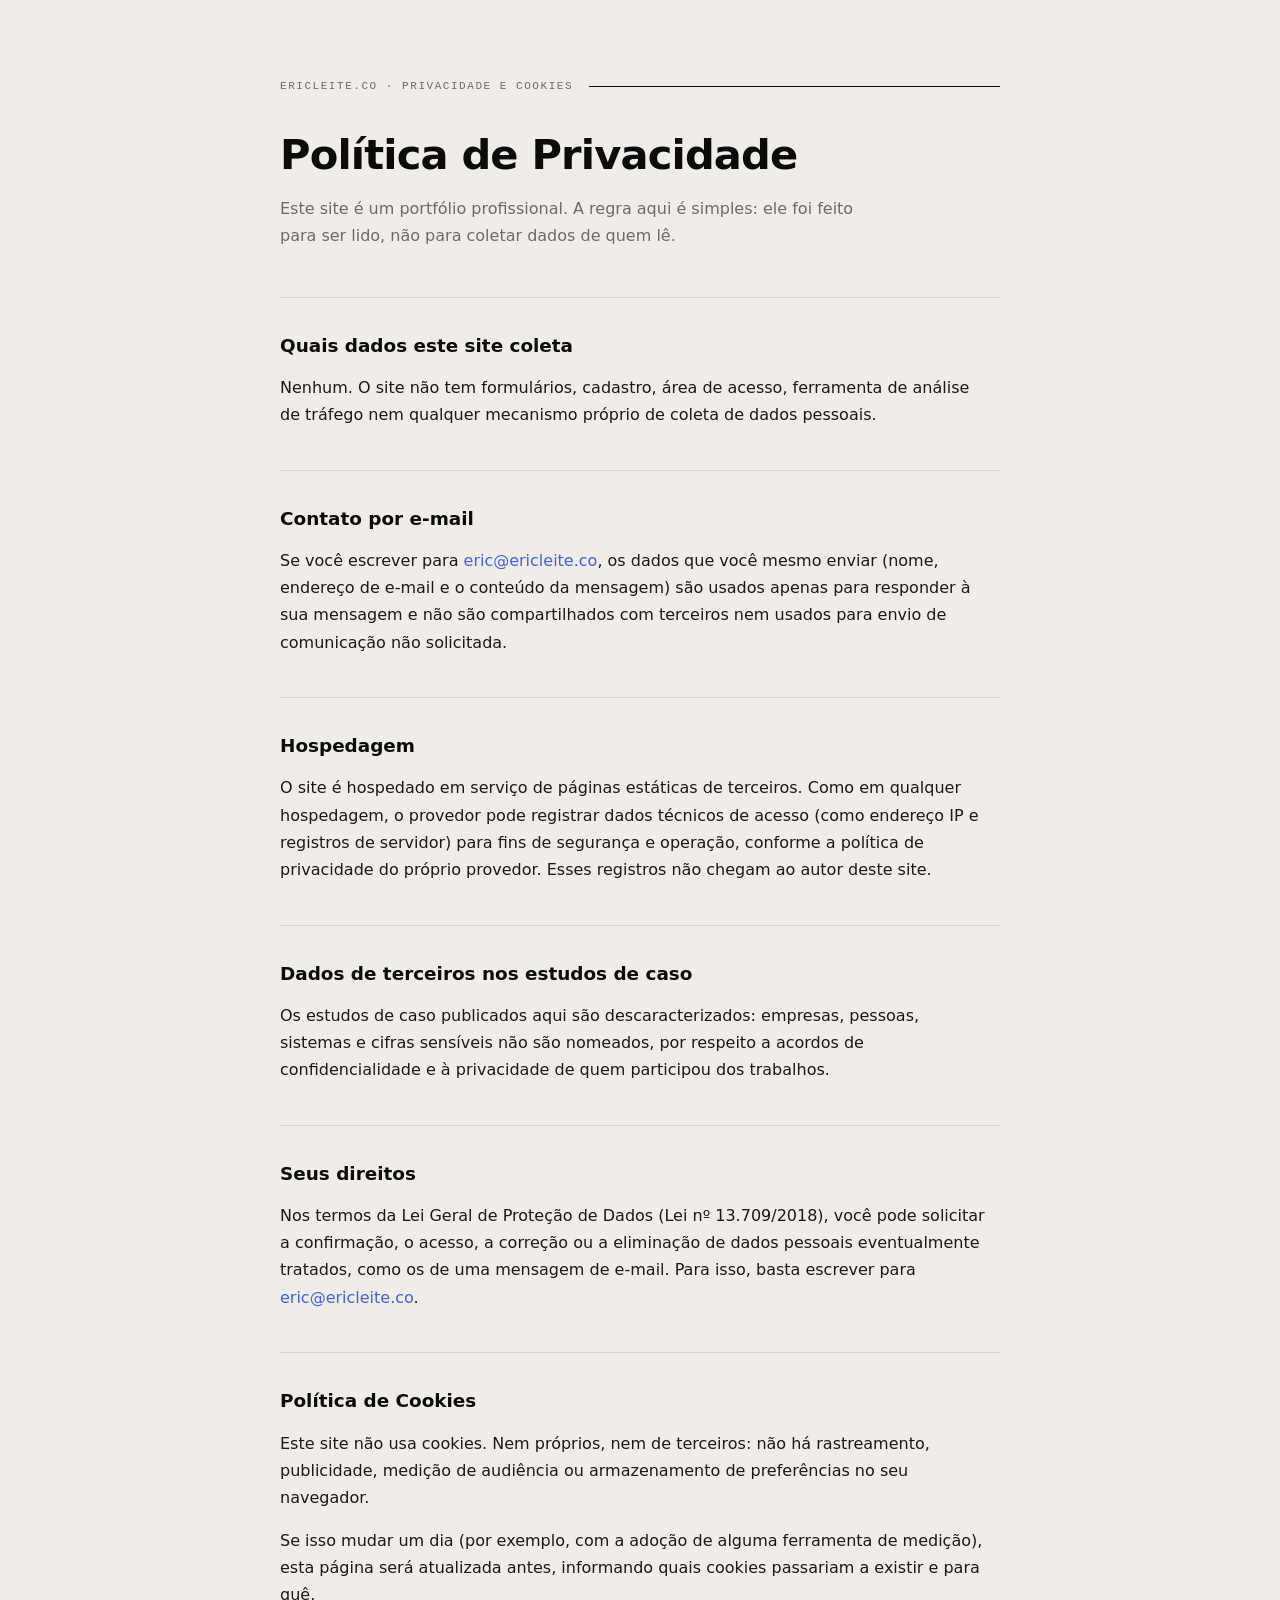
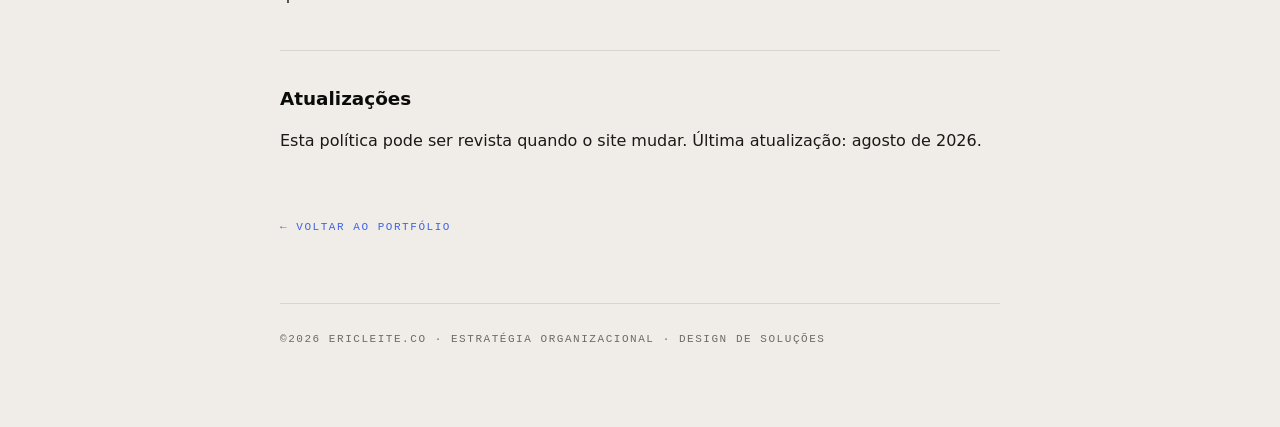
<file: privacidade.html>
<!DOCTYPE html>
<html lang="pt-BR">
<head>
<meta charset="UTF-8">
<meta name="viewport" content="width=device-width, initial-scale=1.0">
<title>Privacidade e Cookies · ericleite.co</title>
<meta name="description" content="Política de privacidade e de cookies do portfólio ericleite.co.">
<meta name="robots" content="noindex">
<link rel="canonical" href="https://ericleite.co/privacidade.html">
<meta name="theme-color" content="#f0ede8">
<link rel="icon" href="data:image/svg+xml,%3Csvg xmlns='http://www.w3.org/2000/svg' viewBox='0 0 64 64'%3E%3Crect width='64' height='64' fill='%230b0b0a'/%3E%3Ctext x='32' y='42' font-family='monospace' font-size='26' fill='%23f5f3ee' text-anchor='middle'%3EEL%3C/text%3E%3C/svg%3E">
<style>
  :root {
    --ink: #0b0b0a;
    --paper: #f0ede8;
    --line: #d9d5cf;
    --muted: #6d6a64;
    --blue: #3d63e6;
    --txt: #1a1917;
    --sans: 'Inter', 'Segoe UI', system-ui, -apple-system, sans-serif;
    --mono: 'JetBrains Mono', Consolas, 'Courier New', monospace;
  }
  * { margin: 0; padding: 0; box-sizing: border-box; }
  body {
    background: var(--paper);
    color: var(--txt);
    font-family: var(--sans);
    line-height: 1.7;
    padding: clamp(2rem, 6vw, 5rem) clamp(1.5rem, 5vw, 4rem);
  }
  main { max-width: 720px; margin: 0 auto; }
  .cota {
    font-family: var(--mono);
    font-size: .6875rem;
    letter-spacing: .14em;
    text-transform: uppercase;
    color: var(--muted);
  }
  .cota-rule {
    display: flex;
    align-items: center;
    gap: 1rem;
    margin-bottom: 2.2rem;
  }
  .cota-rule::after { content: ""; flex: 1; height: 1px; background: var(--ink); }
  h1 {
    font-size: clamp(1.8rem, 4.5vw, 2.6rem);
    line-height: 1.15;
    letter-spacing: -.02em;
    color: var(--ink);
    margin-bottom: 1rem;
  }
  .intro { color: var(--muted); max-width: 60ch; margin-bottom: 3rem; }
  h2 {
    font-size: 1.15rem;
    color: var(--ink);
    margin: 2.6rem 0 .8rem;
    padding-top: 2rem;
    border-top: 1px solid var(--line);
  }
  p { margin-bottom: 1rem; max-width: 70ch; }
  ul { margin: 0 0 1rem 1.2rem; }
  li { margin-bottom: .5rem; max-width: 68ch; }
  a { color: var(--blue); text-decoration: none; }
  a:hover { text-decoration: underline; }
  .volta {
    display: inline-block;
    margin-top: 3rem;
    font-family: var(--mono);
    font-size: .6875rem;
    letter-spacing: .14em;
    text-transform: uppercase;
  }
  footer { max-width: 720px; margin: 4rem auto 0; padding-top: 1.2rem; border-top: 1px solid var(--line); }
</style>
</head>
<body>
<main>
  <div class="cota cota-rule">ericleite.co · privacidade e cookies</div>
  <h1>Política de Privacidade</h1>
  <p class="intro">Este site é um portfólio profissional. A regra aqui é simples: ele foi feito para ser
     lido, não para coletar dados de quem lê.</p>

  <h2>Quais dados este site coleta</h2>
  <p>Nenhum. O site não tem formulários, cadastro, área de acesso, ferramenta de análise de tráfego nem
     qualquer mecanismo próprio de coleta de dados pessoais.</p>

  <h2>Contato por e-mail</h2>
  <p>Se você escrever para <a href="mailto:eric@ericleite.co">eric@ericleite.co</a>, os dados que você
     mesmo enviar (nome, endereço de e-mail e o conteúdo da mensagem) são usados apenas para responder à
     sua mensagem e não são compartilhados com terceiros nem usados para envio de comunicação não
     solicitada.</p>

  <h2>Hospedagem</h2>
  <p>O site é hospedado em serviço de páginas estáticas de terceiros. Como em qualquer hospedagem, o
     provedor pode registrar dados técnicos de acesso (como endereço IP e registros de servidor) para
     fins de segurança e operação, conforme a política de privacidade do próprio provedor. Esses
     registros não chegam ao autor deste site.</p>

  <h2>Dados de terceiros nos estudos de caso</h2>
  <p>Os estudos de caso publicados aqui são descaracterizados: empresas, pessoas, sistemas e cifras
     sensíveis não são nomeados, por respeito a acordos de confidencialidade e à privacidade de quem
     participou dos trabalhos.</p>

  <h2>Seus direitos</h2>
  <p>Nos termos da Lei Geral de Proteção de Dados (Lei nº 13.709/2018), você pode solicitar a
     confirmação, o acesso, a correção ou a eliminação de dados pessoais eventualmente tratados, como os
     de uma mensagem de e-mail. Para isso, basta escrever para
     <a href="mailto:eric@ericleite.co">eric@ericleite.co</a>.</p>

  <h2 id="cookies">Política de Cookies</h2>
  <p>Este site não usa cookies. Nem próprios, nem de terceiros: não há rastreamento, publicidade,
     medição de audiência ou armazenamento de preferências no seu navegador.</p>
  <p>Se isso mudar um dia (por exemplo, com a adoção de alguma ferramenta de medição), esta página será
     atualizada antes, informando quais cookies passariam a existir e para quê.</p>

  <h2>Atualizações</h2>
  <p>Esta política pode ser revista quando o site mudar. Última atualização: agosto de 2026.</p>

  <a class="volta" href="index.html">&larr; voltar ao portfólio</a>
</main>
<footer>
  <span class="cota">©2026 ericleite.co · estratégia organizacional · design de soluções</span>
</footer>
</body>
</html>
</file>
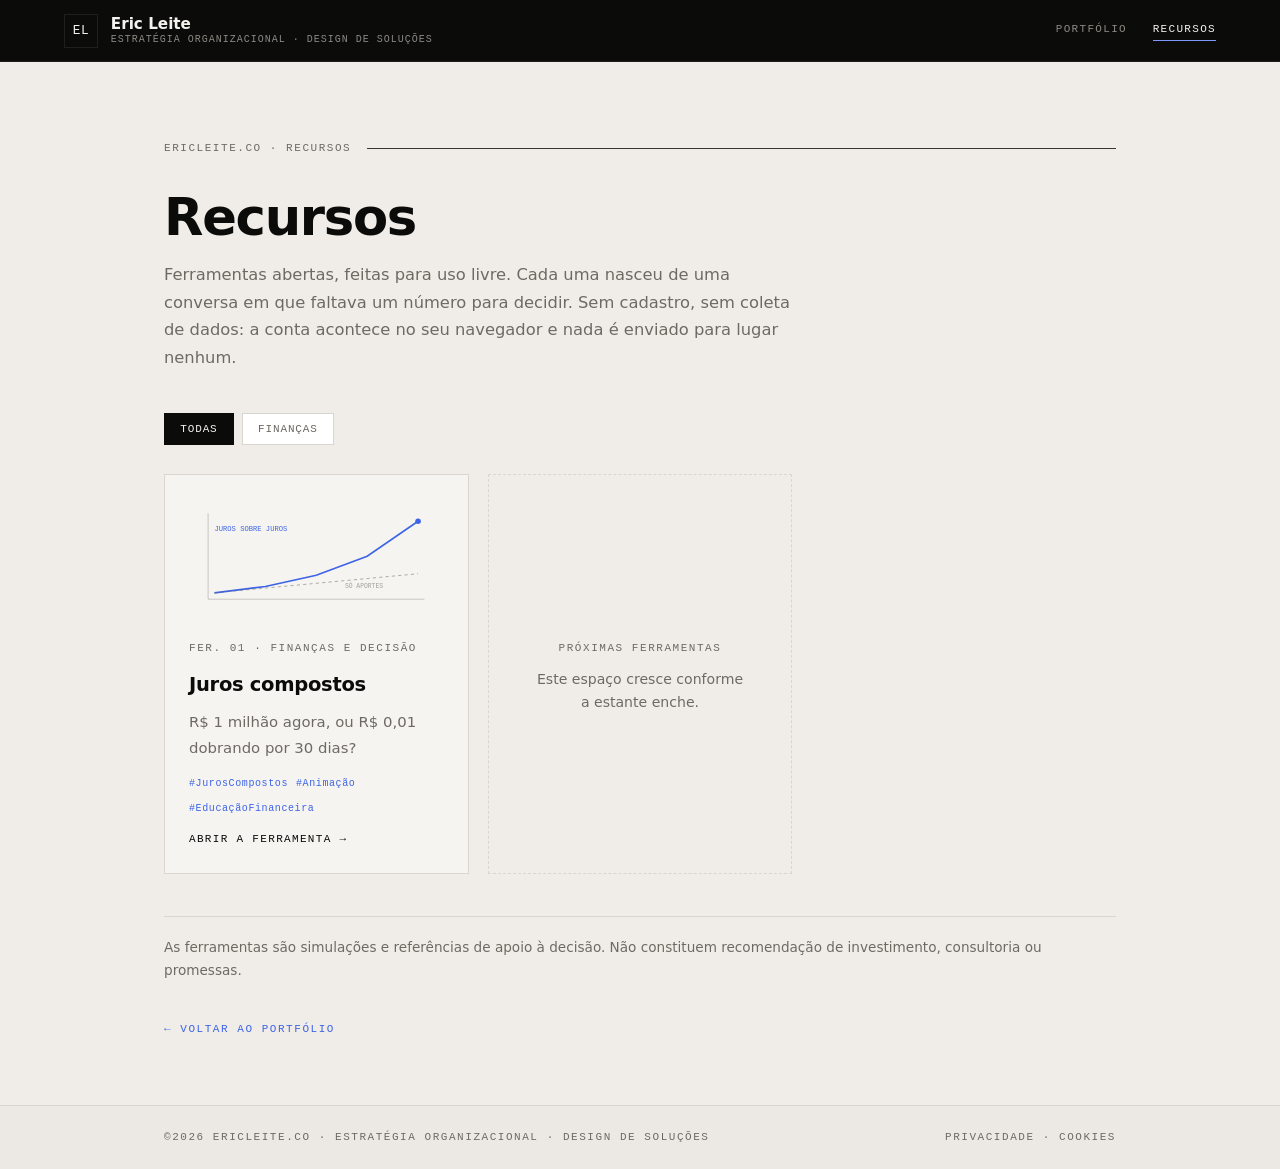
<file: recursos.html>
<!DOCTYPE html>
<html lang="pt-BR">
<head>
<meta charset="UTF-8">
<meta name="viewport" content="width=device-width, initial-scale=1.0">
<title>Recursos · ericleite.co</title>
<meta name="description" content="Ferramentas abertas de Eric Leite: simuladores e utilitários para decidir com número, e não com percepção.">
<meta name="version" content="5.71">
<link rel="canonical" href="https://ericleite.co/recursos.html">
<meta name="theme-color" content="#0b0b0a">
<link rel="icon" href="data:image/svg+xml,%3Csvg xmlns='http://www.w3.org/2000/svg' viewBox='0 0 64 64'%3E%3Crect width='64' height='64' fill='%230b0b0a'/%3E%3Ctext x='32' y='42' font-family='monospace' font-size='26' fill='%23f5f3ee' text-anchor='middle'%3EEL%3C/text%3E%3C/svg%3E">
<link rel="stylesheet" href="assets/css/ferramentas.css?v=5.71">
</head>
<body>

<nav class="fnav">
  <a class="fbrand" href="index.html" aria-label="Eric Leite, voltar ao portfólio">
    <span class="fbrand-mark">EL</span>
    <span class="fbrand-txt">
      <span class="fbrand-name">Eric Leite</span>
      <span class="fbrand-sub">estratégia organizacional · design de soluções</span>
    </span>
  </a>
  <div class="fnav-links">
    <a href="index.html">Portfólio</a>
    <a class="on" href="recursos.html" aria-current="page">Recursos</a>
  </div>
</nav>

<main class="fwrap">

  <header class="fhead">
    <div class="cota cota-rule">ericleite.co · recursos</div>
    <h1>Recursos</h1>
    <p class="fintro">Ferramentas abertas, feitas para uso livre. Cada uma nasceu de uma conversa em que
       faltava um número para decidir. Sem cadastro, sem coleta de dados: a conta acontece no seu
       navegador e nada é enviado para lugar nenhum.</p>
  </header>

  <div class="fer-filtros" aria-label="Filtrar ferramentas por tema">
    <button class="ff-btn on" data-f="todas">Todas</button>
    <button class="ff-btn" data-f="financas">Finanças</button>
  </div>

  <!-- ============================================================
       COMO ADICIONAR UMA FERRAMENTA
       1. Copie um bloco <article class="fer-card"> inteiro.
       2. Troque: data-cat (categoria), o número da cota, o título,
          a linha de descrição, as tags e o href do link.
       3. Se a categoria for nova, acrescente um botão na barra
          .fer-filtros com o mesmo data-f da nova data-cat.
       Nada mais precisa ser mexido: o filtro e o layout se ajustam.
       ============================================================ -->

  <section class="fer-grid">

    <article class="fer-card" data-cat="financas">
      <div class="fer-fig" aria-hidden="true">
        <svg viewBox="0 0 320 150" fill="none" stroke="currentColor" stroke-width="1.2">
          <path d="M24 126 H 296" opacity=".35"/>
          <path d="M24 126 V 18" opacity=".35"/>
          <path d="M32 118 L 96 110 L 160 96 L 224 72 L 288 28" stroke="#3d63e6" stroke-width="2"/>
          <path d="M32 118 L 96 112 L 160 106 L 224 100 L 288 94" stroke-dasharray="4 4" opacity=".55"/>
          <circle cx="288" cy="28" r="3.5" fill="#3d63e6" stroke="none"/>
          <text x="32" y="40" font-family="JetBrains Mono, monospace" font-size="9" fill="#3d63e6" stroke="none">JUROS SOBRE JUROS</text>
          <text x="196" y="112" font-family="JetBrains Mono, monospace" font-size="8" fill="currentColor" stroke="none" opacity=".6">SÓ APORTES</text>
        </svg>
      </div>
      <div class="fer-meta">
        <span class="cota">fer. 01 · finanças e decisão</span>
      </div>
      <h2 class="fer-title">Juros compostos</h2>
      <p class="fer-line">R$ 1 milhão agora, ou R$ 0,01 dobrando por 30 dias?</p>
      <p class="fer-tags"><span>#JurosCompostos</span><span>#Animação</span><span>#EducaçãoFinanceira</span></p>
      <a class="fer-open" href="juroscompostos.html">Abrir a ferramenta <span class="arr">→</span></a>
    </article>

    <article class="fer-card fer-slot" aria-hidden="true">
      <div class="fer-slot-in">
        <span class="cota">próximas ferramentas</span>
        <p>Este espaço cresce conforme a estante enche.</p>
      </div>
    </article>

  </section>

  <p class="fnota">As ferramentas são simulações e referências de apoio à decisão. Não constituem recomendação de investimento, consultoria ou promessas.</p>

  <a class="fvolta" href="index.html">← voltar ao portfólio</a>

</main>

<footer class="ffoot">
  <div class="ffoot-row">
    <span class="cota">©2026 <a href="index.html">ericleite.co</a> · estratégia organizacional · design de soluções</span>
    <span class="cota"><a href="privacidade.html">Privacidade</a> · <a href="privacidade.html#cookies">Cookies</a></span>
  </div>
</footer>

<script>
  (function filtroFerramentas() {
    var bts = document.querySelectorAll('.ff-btn');
    if (!bts.length) return;
    function aplica(f) {
      document.querySelectorAll('.fer-card').forEach(function (c) {
        if (c.classList.contains('fer-slot')) return;
        var ok = f === 'todas' || c.getAttribute('data-cat') === f;
        c.classList.toggle('oculta', !ok);
      });
    }
    bts.forEach(function (b) {
      b.addEventListener('click', function () {
        bts.forEach(function (x) { x.classList.toggle('on', x === b); });
        aplica(b.getAttribute('data-f'));
      });
    });
  })();
</script>

</body>
</html>
</file>
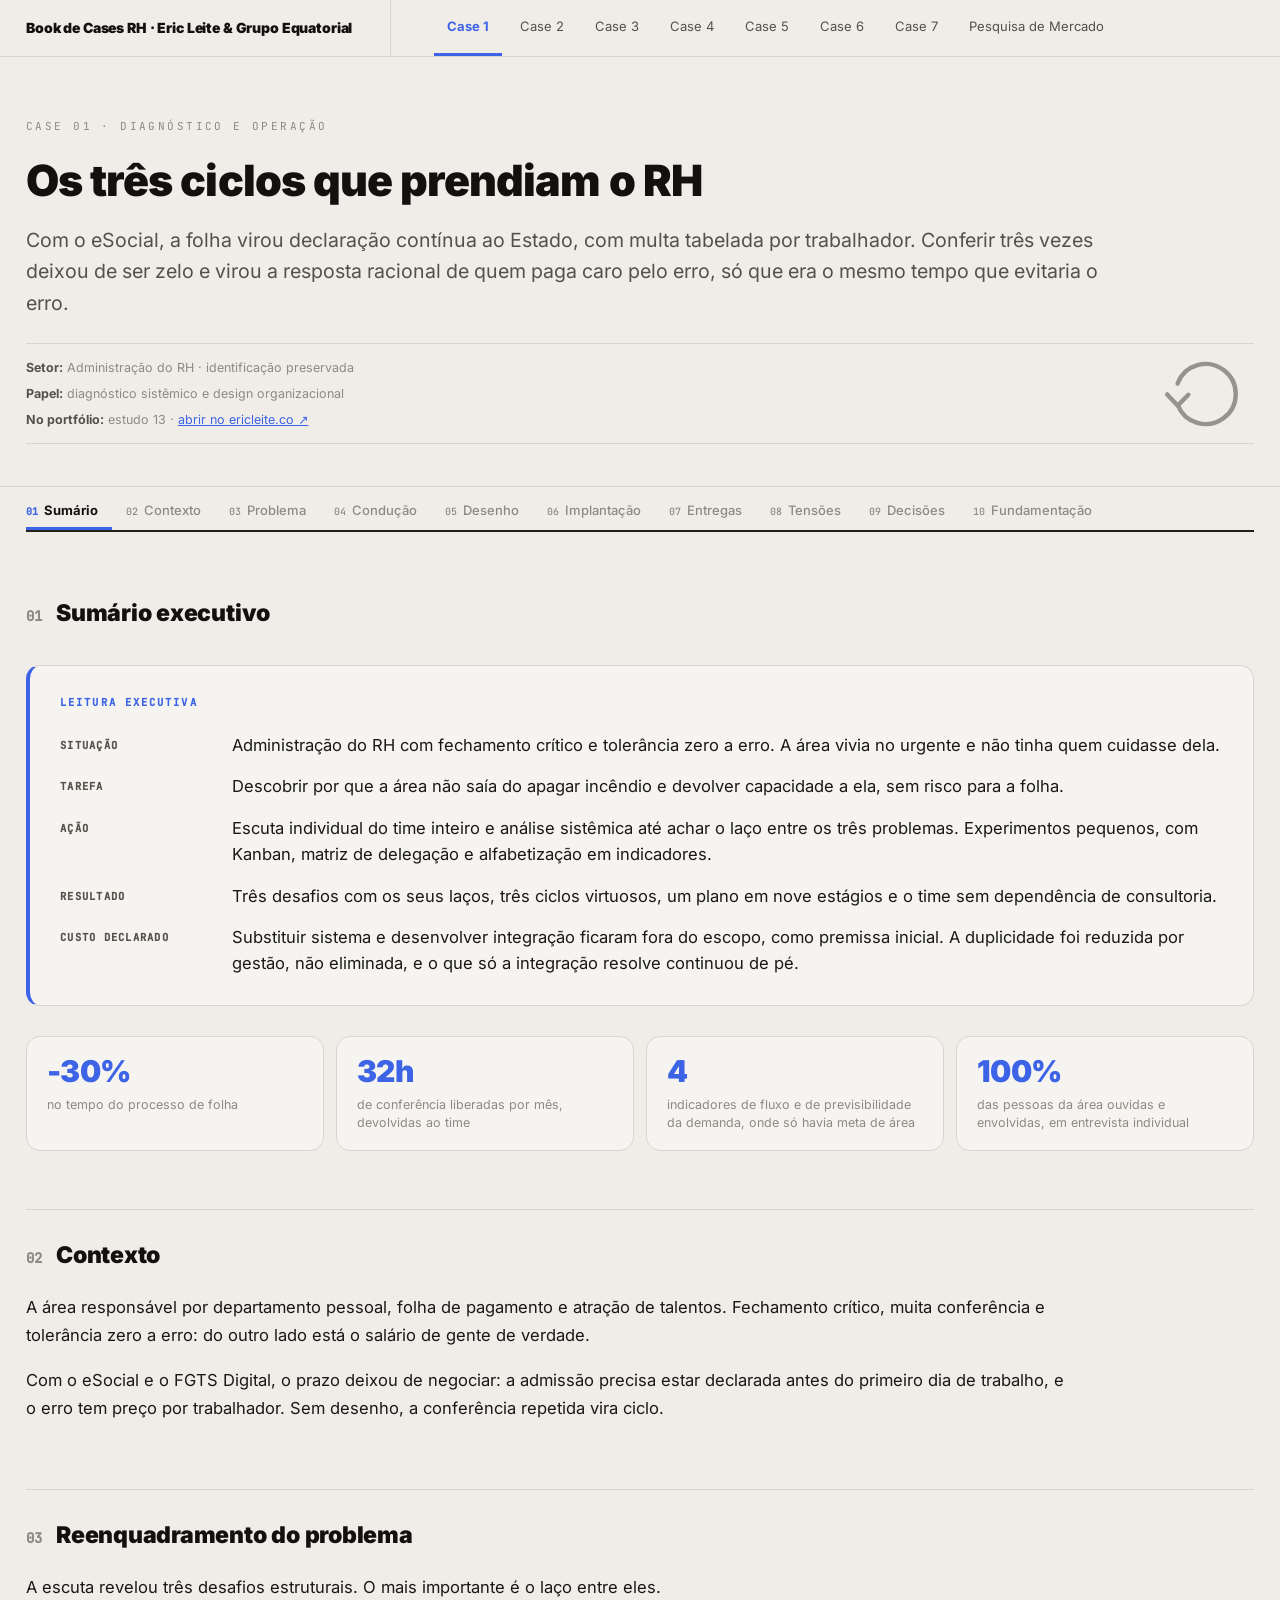
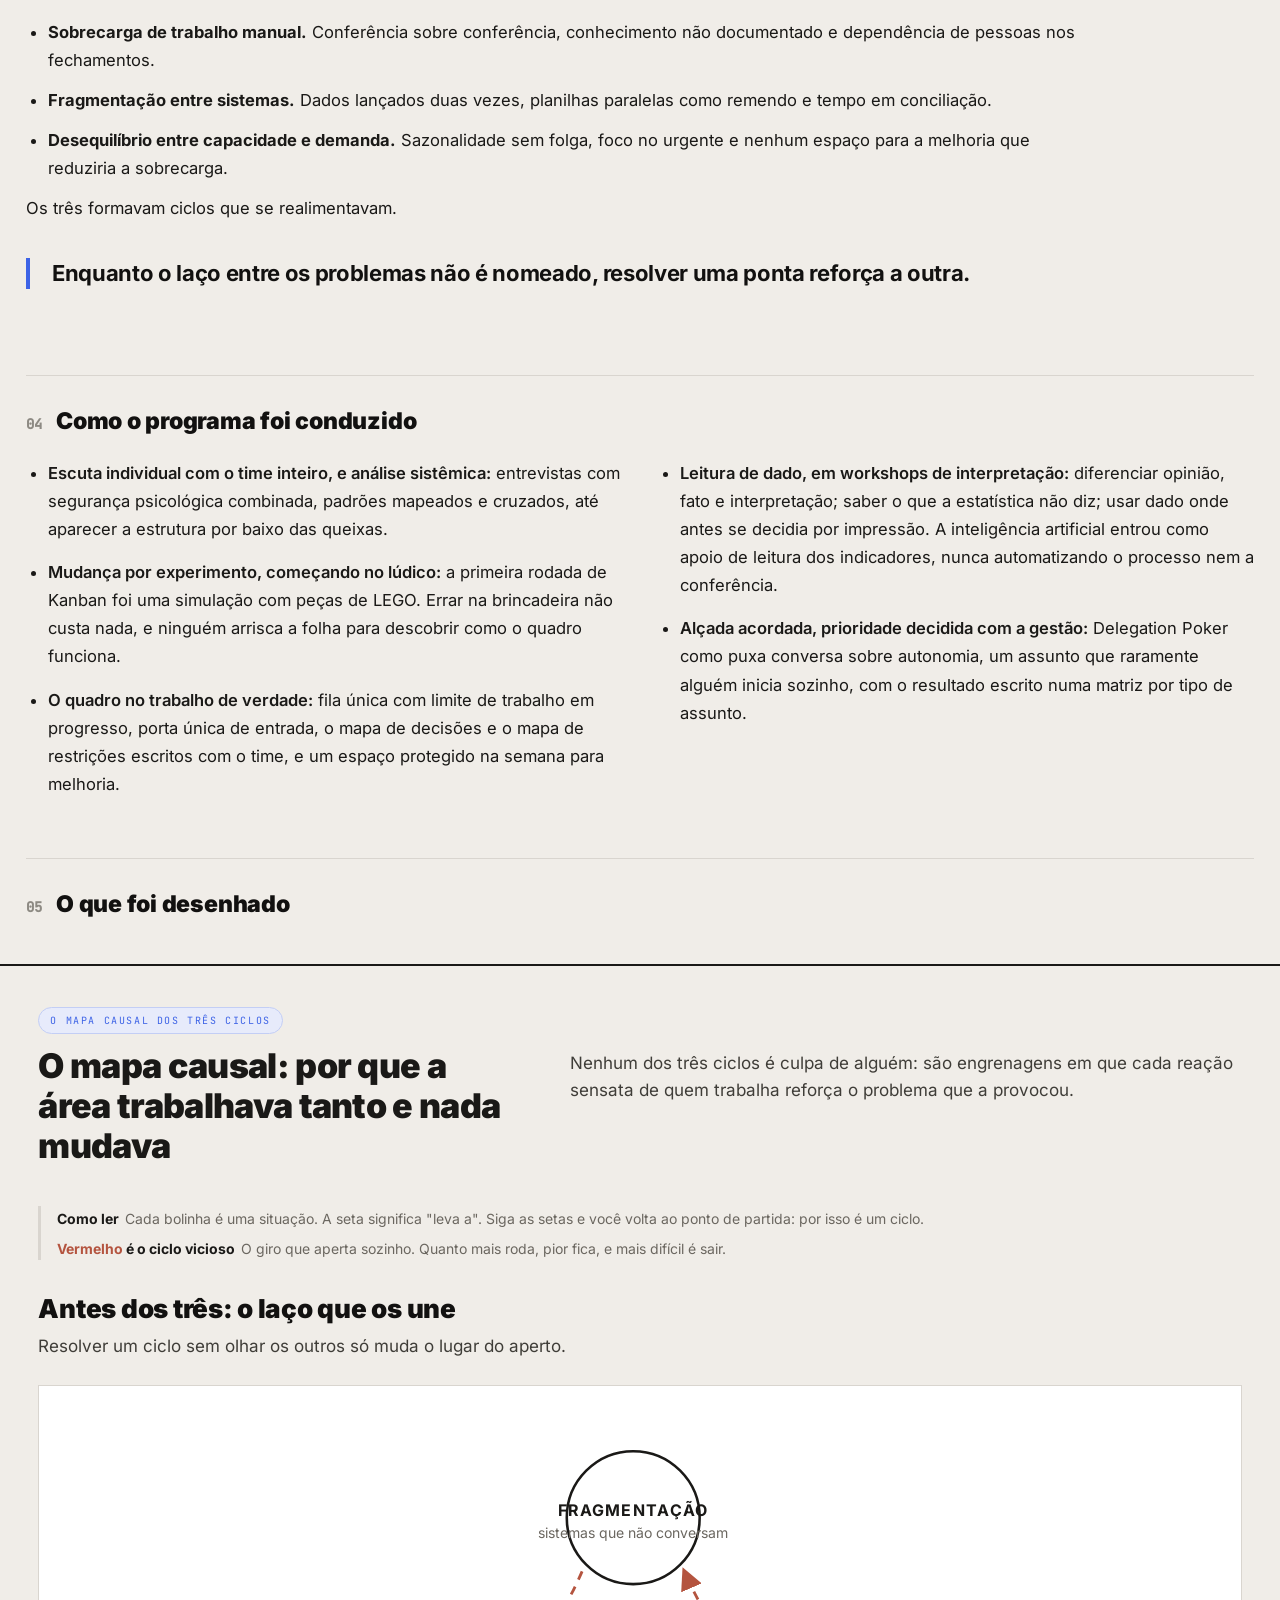
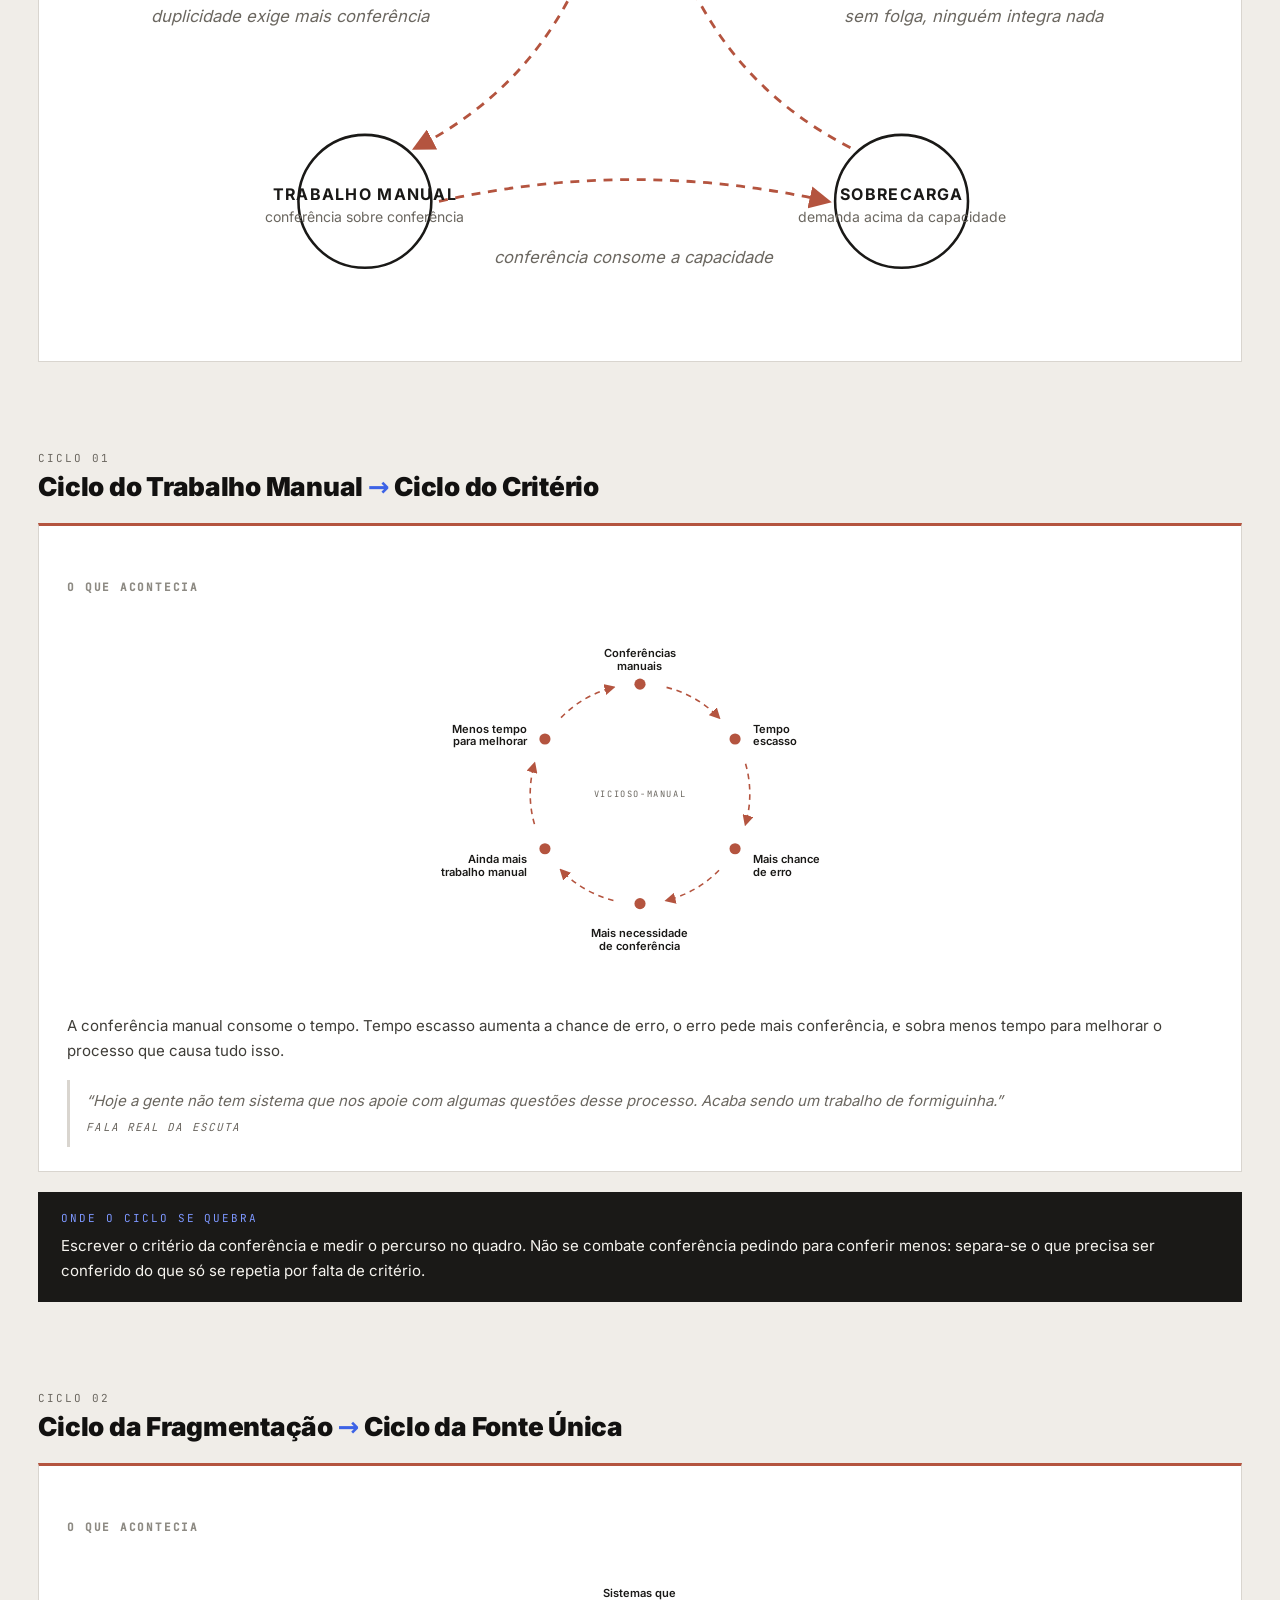
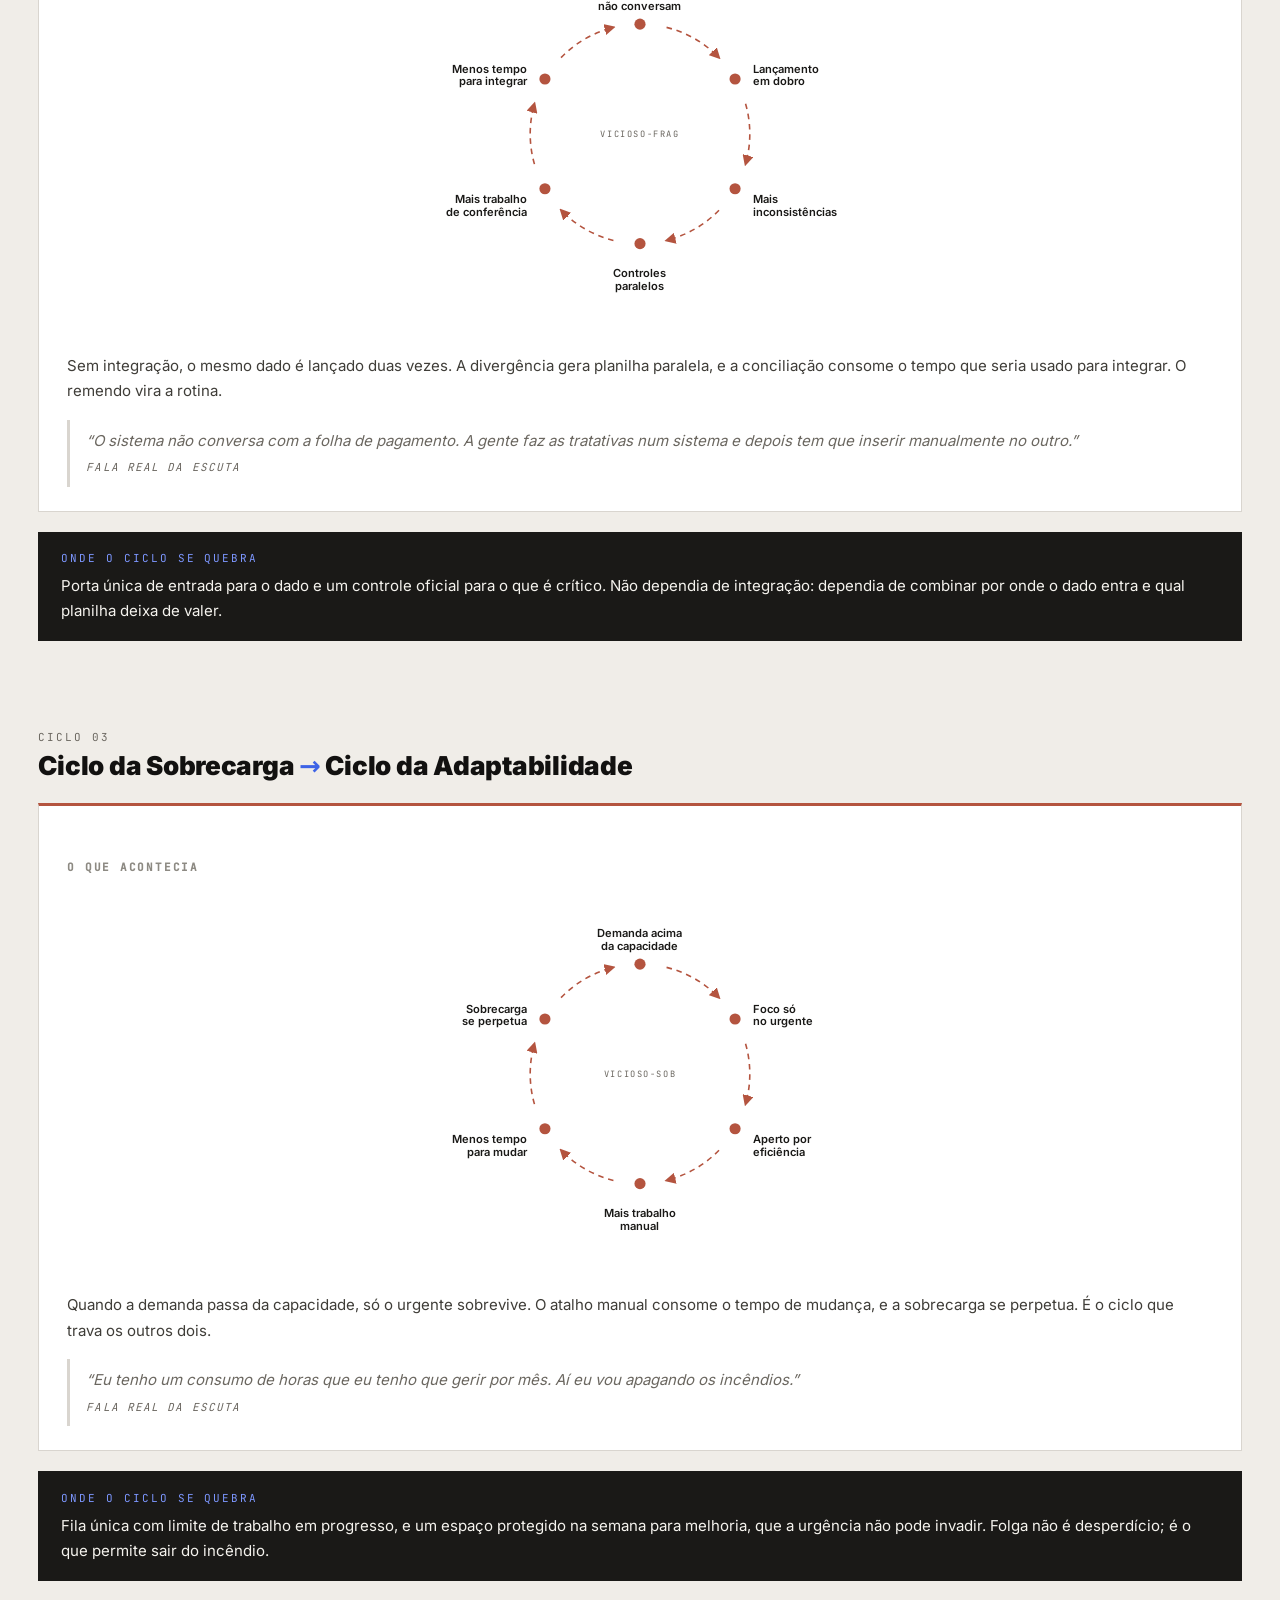
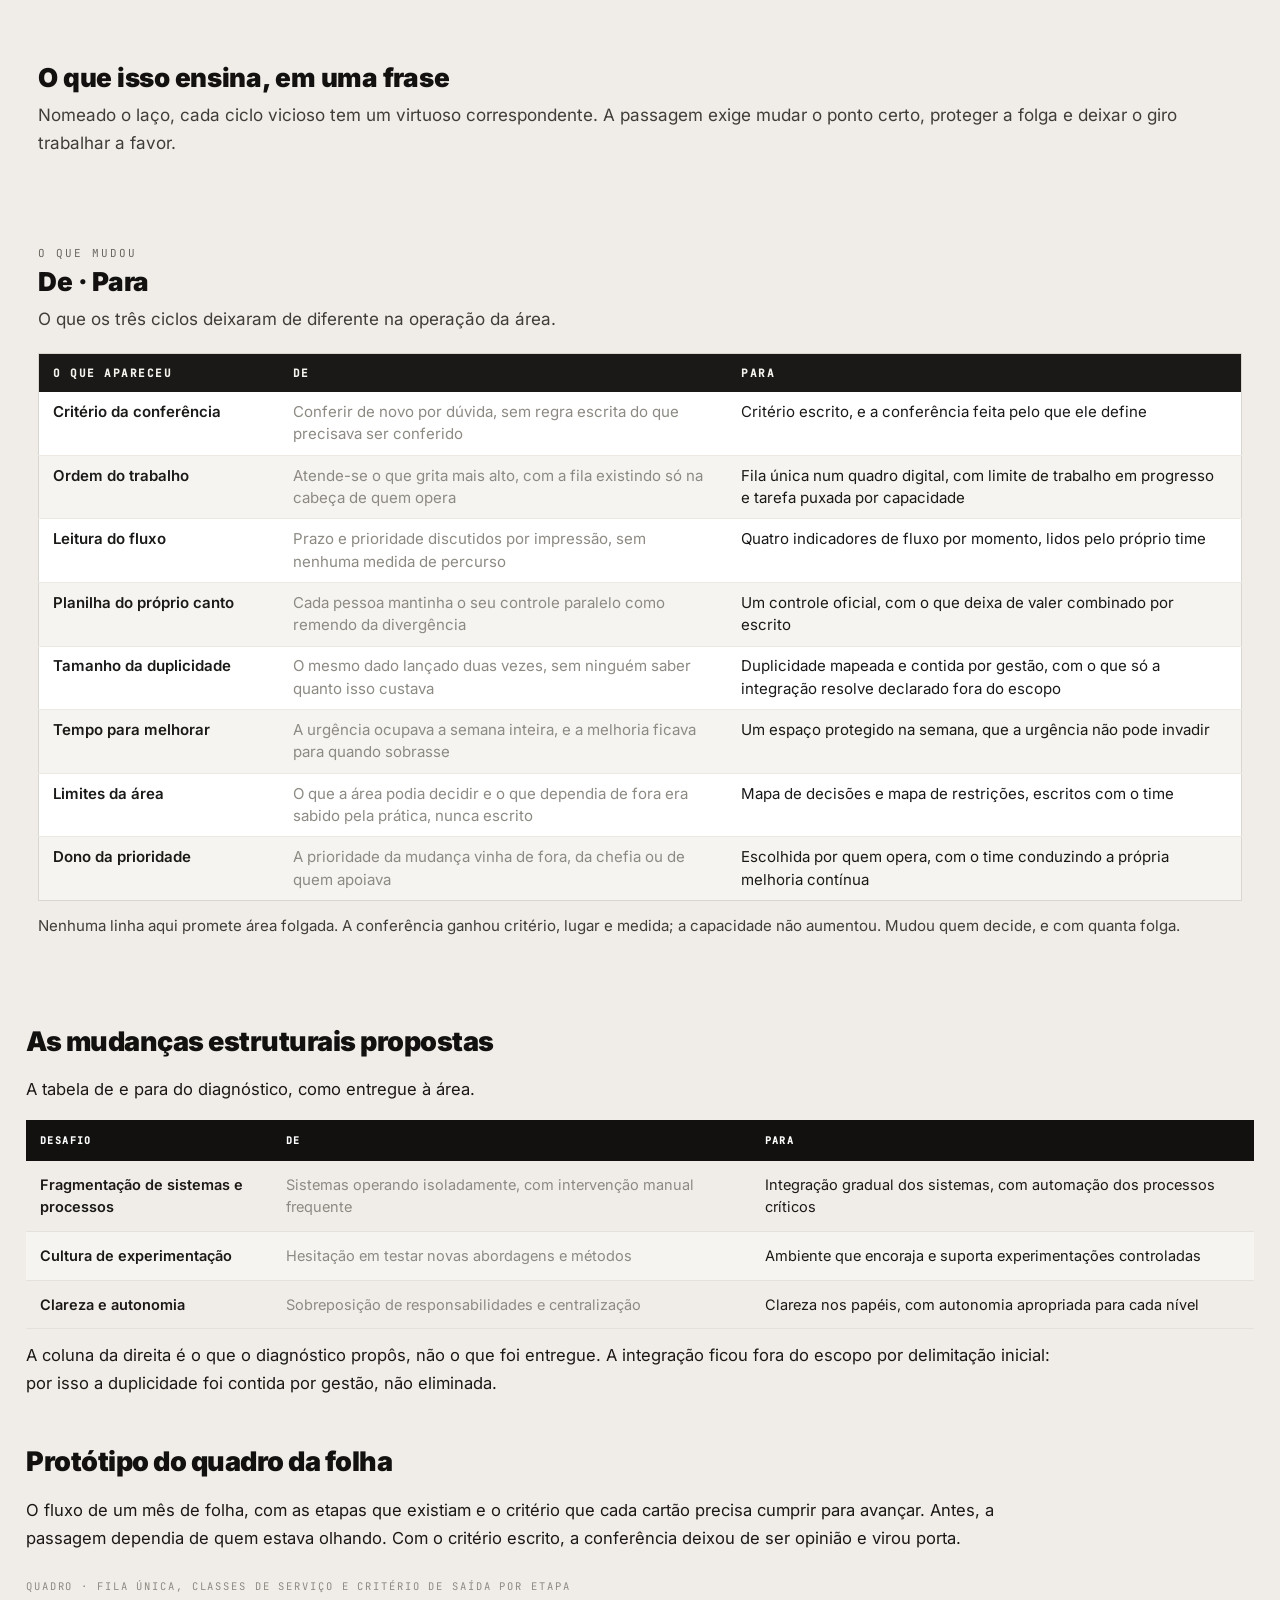
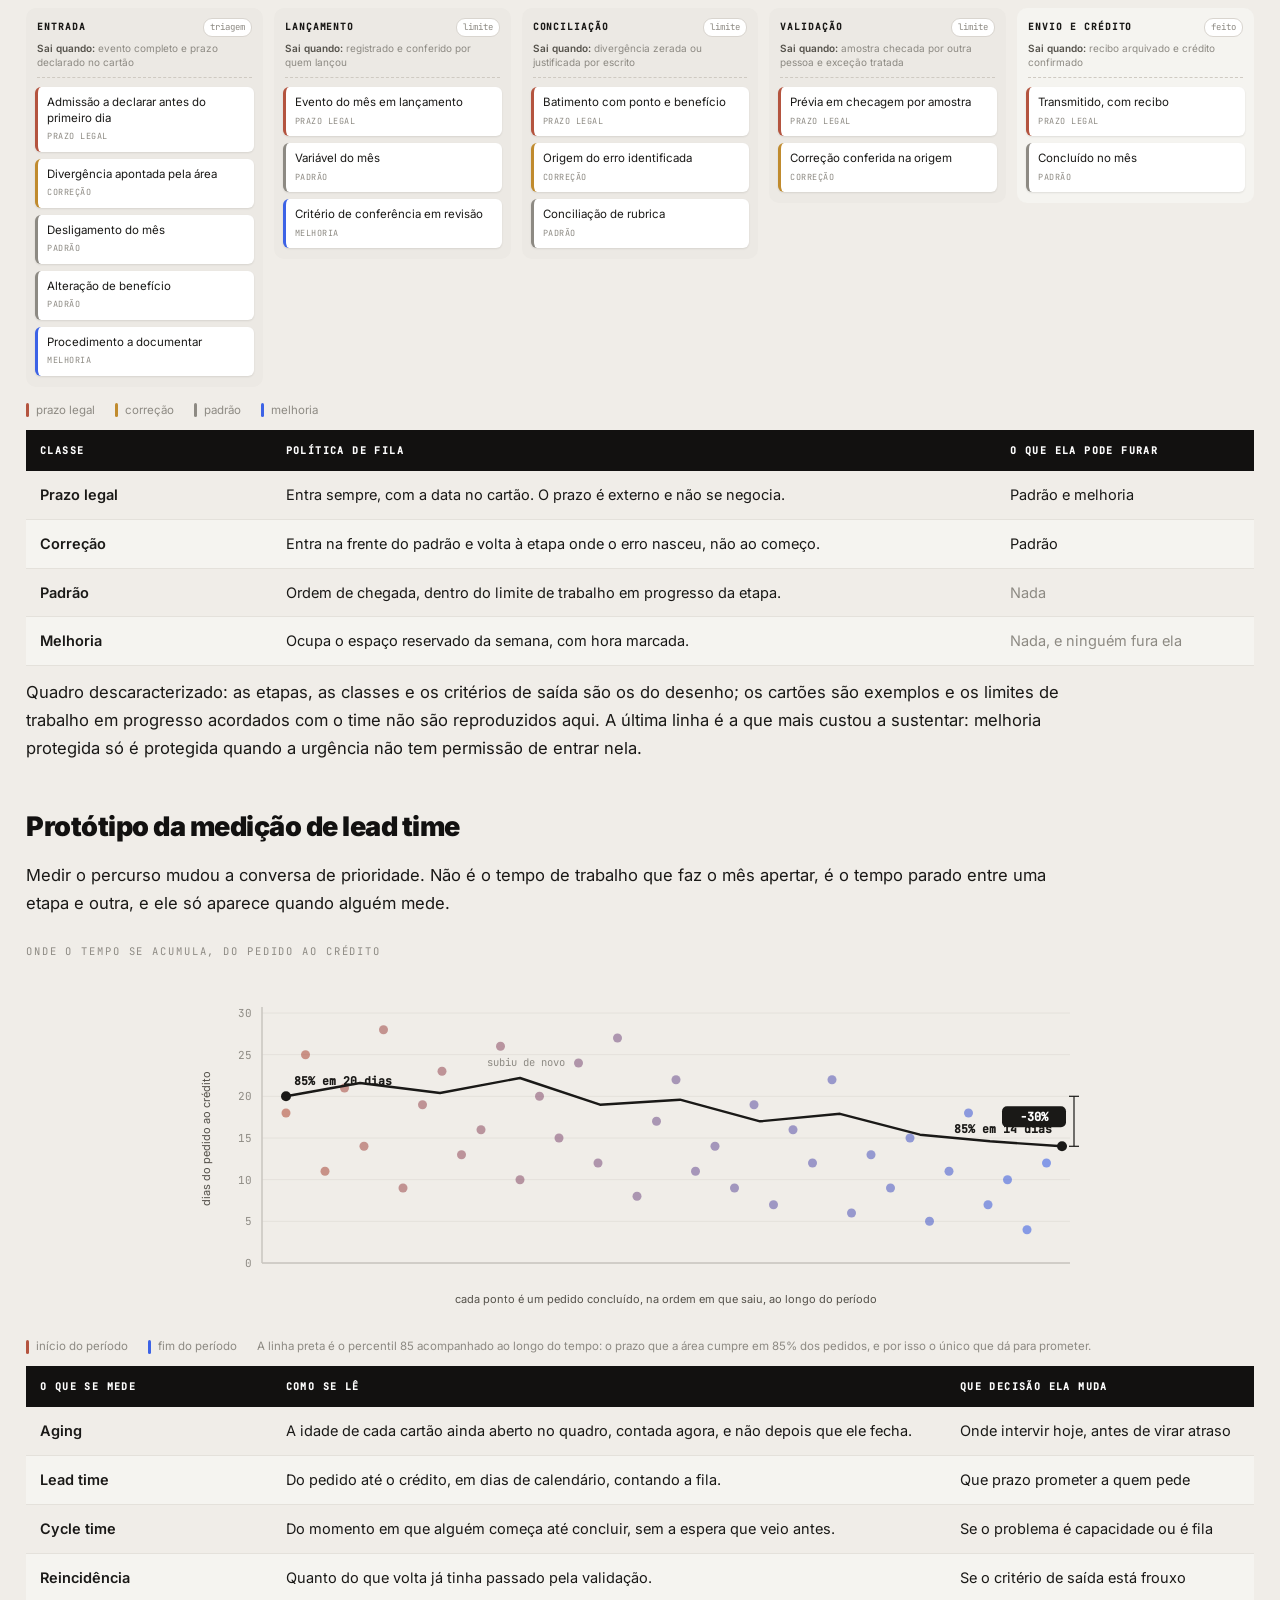
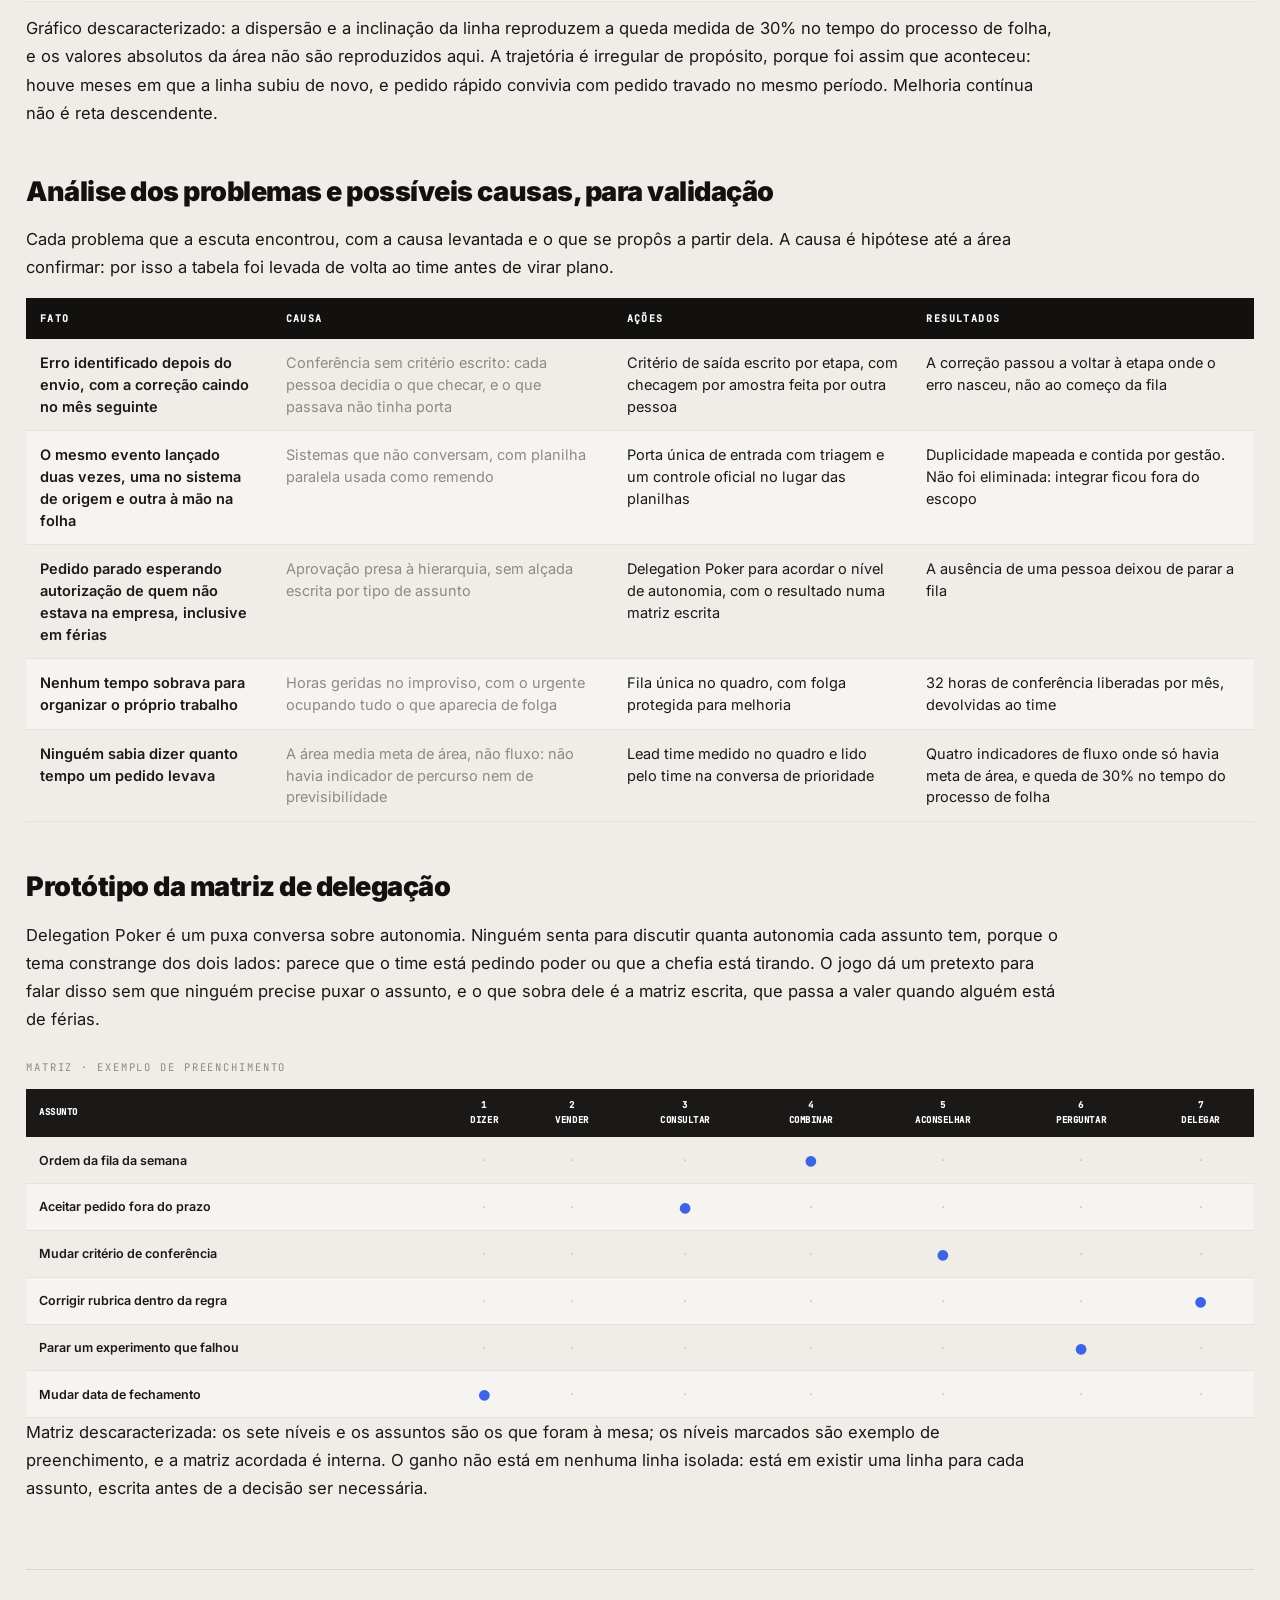
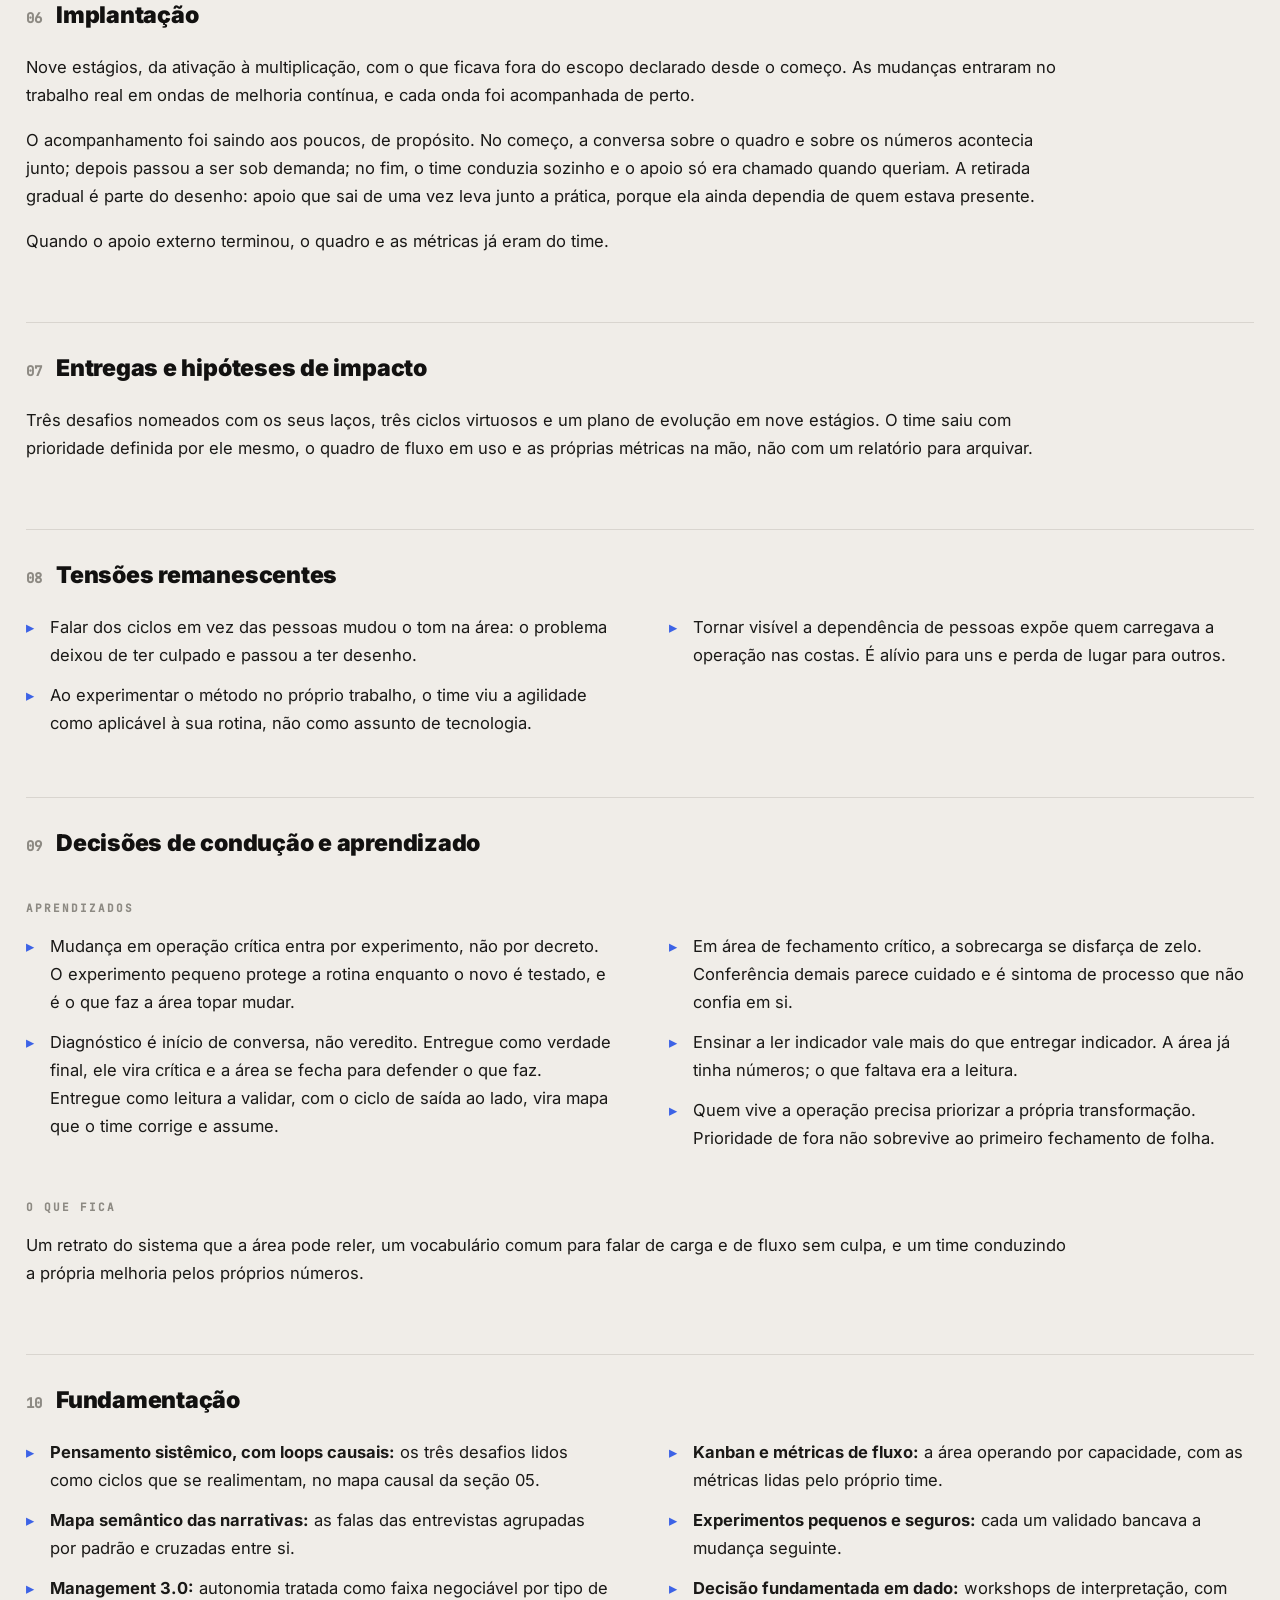
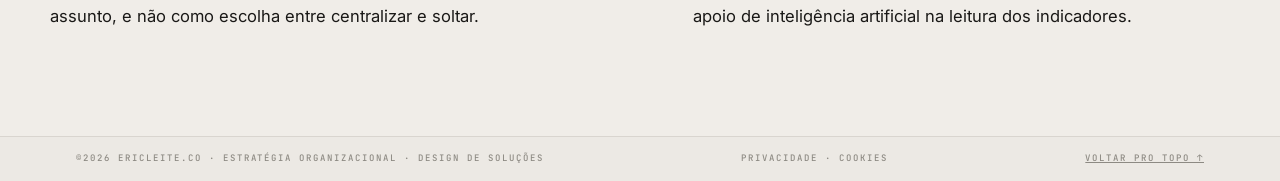
<file: equatorial/case-01.html>
<!doctype html>
<html lang="pt-BR">
<head>
<meta charset="utf-8">
<meta name="viewport" content="width=device-width, initial-scale=1">
<title>Case 01 · Os três ciclos que prendiam o RH</title>
<link rel="stylesheet" href="assets/book.css?v=202608191510">
<link rel="stylesheet" href="assets/artefato.css?v=202608191510">
</head>
<body>

<div class="hero"><div class="shell">
  <p class="kicker">Case 01 · Diagnóstico e operação</p>
  <h1>Os três ciclos que prendiam o RH</h1>
  <p class="standfirst">Com o eSocial, a folha virou declaração contínua ao Estado, com multa
    tabelada por trabalhador. Conferir três vezes deixou de ser zelo e virou a resposta racional de
    quem paga caro pelo erro, só que era o mesmo tempo que evitaria o erro.</p>
  <p class="facts">
    <span><b>Setor:</b> Administração do RH · identificação preservada</span>
    <span><b>Papel:</b> diagnóstico sistêmico e design organizacional</span>
    <span><b>No portfólio:</b> estudo 13 · <a href="https://ericleite.co/#case-diagnostico-rh" target="_blank" rel="noopener">abrir no ericleite.co ↗</a></span>
    <svg class="fpic" viewBox="0 0 24 24" aria-hidden="true"><path d="M4.9 9.4A7.5 7.5 0 1 1 4.9 14.6"/><path d="M2.3 12.1 4.9 14.9 7.6 12.2"/></svg>
  </p>
</div></div>

<div class="shell">

  <!-- ===== RESUMO EXECUTIVO ===== -->



  <!--PANE:p-01:Sumário-->
<section class="pane" id="p-01" data-aba="Sumário">

  <div class="ph"><span class="phn">01</span><span class="pht">Sumário executivo</span></div>







  <div class="exec anchor" id="resumo">
    <p class="eh">Leitura executiva</p>
    <dl>
      <dt>Situação</dt>
      <dd>Administração do RH com fechamento crítico e tolerância zero a erro. A área vivia
        no urgente e não tinha quem cuidasse dela.</dd>
      <dt>Tarefa</dt>
      <dd>Descobrir por que a área não saía do apagar incêndio e devolver capacidade a ela, sem
        risco para a folha.</dd>
      <dt>Ação</dt>
      <dd>Escuta individual do time inteiro e análise sistêmica até achar o laço entre os três
        problemas. Experimentos pequenos, com Kanban, matriz de delegação e
        alfabetização em indicadores.</dd>
      <dt>Resultado</dt>
      <dd>Três desafios com os seus laços, três ciclos virtuosos, um plano em nove
        estágios e o time sem dependência de consultoria.</dd>
      <dt>Custo declarado</dt>
      <dd>Substituir sistema e desenvolver integração ficaram fora do escopo, como premissa
        inicial. A duplicidade foi reduzida por gestão, não
        eliminada, e o que só a integração resolve continuou de pé.</dd>
    </dl>
  </div>

  <div class="stats">
    <div class="stat"><div class="sv">-30%</div><div class="sl">no tempo do processo de folha</div></div>
    <div class="stat"><div class="sv">32h</div><div class="sl">de conferência liberadas por mês, devolvidas ao time</div></div>
    <div class="stat"><div class="sv">4</div><div class="sl">indicadores de fluxo e de previsibilidade da demanda, onde só havia meta de área</div></div>
    <div class="stat"><div class="sv">100%</div><div class="sl">das pessoas da área ouvidas e envolvidas, em entrevista individual</div></div>
  </div>

  <!-- ===== DETALHE ===== -->


  </section><!--/PANE-->
<!--PANE:p-02:Contexto-->
<section class="pane" id="p-02" data-aba="Contexto">

  <div class="ph"><span class="phn">02</span><span class="pht">Contexto</span></div>
<p>A área responsável por departamento pessoal, folha de pagamento e atração de talentos.
    Fechamento crítico, muita conferência e tolerância zero a erro:
    do outro lado está o salário de gente de verdade.</p>
  <p>Com o eSocial e o FGTS Digital, o prazo deixou de negociar: a admissão precisa estar
    declarada antes do primeiro dia de trabalho, e o erro tem preço por trabalhador. Sem desenho,
    a conferência repetida vira ciclo.</p>


  </section><!--/PANE-->
<!--PANE:p-03:Problema-->
<section class="pane" id="p-03" data-aba="Problema">

  <div class="ph"><span class="phn">03</span><span class="pht">Reenquadramento do problema</span></div>
<p>A escuta revelou três desafios estruturais. O mais importante é o laço entre eles.</p>
  <ul class="bul">
    <li><b>Sobrecarga de trabalho manual.</b> Conferência sobre conferência, conhecimento não
      documentado e dependência de pessoas nos fechamentos.</li>
    <li><b>Fragmentação entre sistemas.</b> Dados lançados duas vezes, planilhas paralelas como
      remendo e tempo em conciliação.</li>
    <li><b>Desequilíbrio entre capacidade e demanda.</b> Sazonalidade sem folga, foco no
      urgente e nenhum espaço para a melhoria que reduziria a sobrecarga.</li>
  </ul>
  <p>Os três formavam ciclos que se realimentavam.</p>

  <blockquote class="q">Enquanto o laço entre os problemas não é nomeado, resolver uma ponta
    reforça a outra.</blockquote>




  </section><!--/PANE-->
<!--PANE:p-04:Condução-->
<section class="pane" id="p-04" data-aba="Condução">

  <div class="ph"><span class="phn">04</span><span class="pht">Como o programa foi conduzido</span></div>
<ul class="inits">
    <li><b>Escuta individual com o time inteiro, e an&aacute;lise sist&ecirc;mica:</b> entrevistas com
      seguran&ccedil;a psicol&oacute;gica combinada,
      padr&otilde;es mapeados e cruzados, at&eacute; aparecer a estrutura por baixo das queixas.</li>
    <li><b>Mudan&ccedil;a por experimento, come&ccedil;ando no l&uacute;dico:</b>
      a primeira rodada de Kanban foi uma simula&ccedil;&atilde;o com pe&ccedil;as de LEGO. Errar na
      brincadeira n&atilde;o custa nada, e ningu&eacute;m arrisca a folha para descobrir como o quadro funciona.</li>
    <li><b>O quadro no trabalho de verdade:</b> fila &uacute;nica com limite de trabalho em progresso, porta
      &uacute;nica de entrada, o mapa de decis&otilde;es e o mapa de restri&ccedil;&otilde;es escritos com o time, e um
      espa&ccedil;o protegido na semana para melhoria.</li>
    <li><b>Leitura de dado, em workshops de interpreta&ccedil;&atilde;o:</b> diferenciar opini&atilde;o, fato e
      interpreta&ccedil;&atilde;o; saber o que a estat&iacute;stica n&atilde;o diz; usar dado onde antes se decidia por
      impress&atilde;o. A intelig&ecirc;ncia artificial entrou como apoio de leitura dos indicadores, nunca
      automatizando o processo nem a confer&ecirc;ncia.</li>
    <li><b>Al&ccedil;ada acordada, prioridade decidida com a gest&atilde;o:</b> Delegation Poker como puxa
      conversa sobre autonomia, um assunto que raramente algu&eacute;m inicia sozinho, com o resultado
      escrito numa matriz por tipo de assunto.</li>
  </ul>


  </section><!--/PANE-->
<!--PANE:p-05:Desenho-->
<section class="pane" id="p-05" data-aba="Desenho">

  <div class="ph"><span class="phn">05</span><span class="pht">O que foi desenhado</span></div>









  <!--INLINE:loops:INICIO-->
<div class="artefato">
<div class="wrap">
<p class="pecatag">o mapa causal dos três ciclos</p>
<div class="pecaintro">
  <p class="peca-h1">O mapa causal: por que a área trabalhava tanto e nada mudava</p>
  <p class="standfirst">Nenhum dos três ciclos é culpa de alguém: são engrenagens em que cada reação
  sensata de quem trabalha reforça o problema que a provocou.</p>
  </div>

  <div class="como-ler">
    <div><strong>Como ler</strong>Cada bolinha é uma situação. A seta significa "leva a".
    Siga as setas e você volta ao ponto de partida: por isso é um ciclo.</div>
    <div><strong><span class="selo-vic">Vermelho</span> é o ciclo vicioso</strong>O giro que
    aperta sozinho. Quanto mais roda, pior fica, e mais difícil é sair.</div>
  </div>

  <section>

<h2 class="anchor" id="laco">Antes dos três: o laço que os une</h2>
    <p class="standfirst">Resolver um ciclo sem olhar os outros só muda o lugar do aperto.</p>
    <div class="meta-fig"><svg viewBox="-80 0 890 400" xmlns="http://www.w3.org/2000/svg" role="img"><defs><marker id="lp-seta-meta" viewBox="0 0 10 10" refX="8" refY="5" markerWidth="8" markerHeight="8" orient="auto-start-reverse"><path d="M0 0 L10 5 L0 10 z" fill="#b4543f"/></marker></defs><path d="M320 120 Q 280 212 190 258" fill="none" stroke="#b4543f" stroke-width="2.2" marker-end="url(#lp-seta-meta)"/><text x="200" y="160" text-anchor="end" font-size="13" font-style="italic" fill="#6b6760">duplicidade exige mais conferência</text><path d="M208 300 Q 360 266 512 300" fill="none" stroke="#b4543f" stroke-width="2.2" marker-end="url(#lp-seta-meta)"/><text x="360" y="348" text-anchor="middle" font-size="13" font-style="italic" fill="#6b6760">conferência consome a capacidade</text><path d="M530 258 Q 440 212 400 120" fill="none" stroke="#b4543f" stroke-width="2.2" marker-end="url(#lp-seta-meta)"/><text x="525" y="160" text-anchor="start" font-size="13" font-style="italic" fill="#6b6760">sem folga, ninguém integra nada</text><circle cx="360" cy="78" r="52" fill="none" stroke="#1a1917" stroke-width="2"/><text x="360" y="77" text-anchor="middle" font-size="12.5" font-weight="700" letter-spacing="1" fill="#1a1917">FRAGMENTAÇÃO</text><text x="360" y="94" text-anchor="middle" font-size="11" fill="#6b6760">sistemas que não conversam</text><circle cx="150" cy="300" r="52" fill="none" stroke="#1a1917" stroke-width="2"/><text x="150" y="299" text-anchor="middle" font-size="12.5" font-weight="700" letter-spacing="1" fill="#1a1917">TRABALHO MANUAL</text><text x="150" y="316" text-anchor="middle" font-size="11" fill="#6b6760">conferência sobre conferência</text><circle cx="570" cy="300" r="52" fill="none" stroke="#1a1917" stroke-width="2"/><text x="570" y="299" text-anchor="middle" font-size="12.5" font-weight="700" letter-spacing="1" fill="#1a1917">SOBRECARGA</text><text x="570" y="316" text-anchor="middle" font-size="11" fill="#6b6760">demanda acima da capacidade</text></svg></div>
  </section>

  <section>
    <span class="cota">ciclo 01</span>

<h2 class="anchor" id="ciclo-01">Ciclo do Trabalho Manual <span style="color:#3d63e6">&rarr;</span> Ciclo do Critério</h2>
    <div class="par">
      <div class="quadro vic">
        <h3>O que acontecia</h3>
        <svg viewBox="-72 0 704 500" xmlns="http://www.w3.org/2000/svg" role="img"><defs><marker id="lp-seta-vicioso-manual" viewBox="0 0 10 10" refX="8" refY="5" markerWidth="7" markerHeight="7" orient="auto-start-reverse"><path d="M0 0 L10 5 L0 10 z" fill="#b4543f"/></marker></defs><path d="M313.4 106.1 A 138 138 0 0 1 379.3 144.1" fill="none" stroke="#b4543f" stroke-width="2" marker-end="url(#lp-seta-vicioso-manual)"/><path d="M412.7 202.0 A 138 138 0 0 1 412.7 278.0" fill="none" stroke="#b4543f" stroke-width="2" marker-end="url(#lp-seta-vicioso-manual)"/><path d="M379.3 335.9 A 138 138 0 0 1 313.4 373.9" fill="none" stroke="#b4543f" stroke-width="2" marker-end="url(#lp-seta-vicioso-manual)"/><path d="M246.6 373.9 A 138 138 0 0 1 180.7 335.9" fill="none" stroke="#b4543f" stroke-width="2" marker-end="url(#lp-seta-vicioso-manual)"/><path d="M147.3 278.0 A 138 138 0 0 1 147.3 202.0" fill="none" stroke="#b4543f" stroke-width="2" marker-end="url(#lp-seta-vicioso-manual)"/><path d="M180.7 144.1 A 138 138 0 0 1 246.6 106.1" fill="none" stroke="#b4543f" stroke-width="2" marker-end="url(#lp-seta-vicioso-manual)"/><circle cx="280.0" cy="102.0" r="7" fill="#b4543f"/><text x="280.0" y="68.0" text-anchor="middle" font-size="14" font-weight="600" fill="#1a1917"><tspan x="280.0" dy="0">Conferências</tspan><tspan x="280.0" dy="16">manuais</tspan></text><circle cx="399.5" cy="171.0" r="7" fill="#b4543f"/><text x="422.0" y="163.0" text-anchor="start" font-size="14" font-weight="600" fill="#1a1917"><tspan x="422.0" dy="0">Tempo</tspan><tspan x="422.0" dy="16">escasso</tspan></text><circle cx="399.5" cy="309.0" r="7" fill="#b4543f"/><text x="422.0" y="327.0" text-anchor="start" font-size="14" font-weight="600" fill="#1a1917"><tspan x="422.0" dy="0">Mais chance</tspan><tspan x="422.0" dy="16">de erro</tspan></text><circle cx="280.0" cy="378.0" r="7" fill="#b4543f"/><text x="280.0" y="420.0" text-anchor="middle" font-size="14" font-weight="600" fill="#1a1917"><tspan x="280.0" dy="0">Mais necessidade</tspan><tspan x="280.0" dy="16">de conferência</tspan></text><circle cx="160.5" cy="309.0" r="7" fill="#b4543f"/><text x="138.0" y="327.0" text-anchor="end" font-size="14" font-weight="600" fill="#1a1917"><tspan x="138.0" dy="0">Ainda mais</tspan><tspan x="138.0" dy="16">trabalho manual</tspan></text><circle cx="160.5" cy="171.0" r="7" fill="#b4543f"/><text x="138.0" y="163.0" text-anchor="end" font-size="14" font-weight="600" fill="#1a1917"><tspan x="138.0" dy="0">Menos tempo</tspan><tspan x="138.0" dy="16">para melhorar</tspan></text><text x="280" y="244" text-anchor="middle" font-size="11" letter-spacing="2" fill="#6b6760" font-family="JetBrains Mono, Consolas, monospace">VICIOSO-MANUAL</text></svg>
        <p class="hist">A conferência manual consome o tempo. Tempo escasso aumenta a chance de erro, o erro pede mais conferência, e sobra menos tempo para melhorar o processo que causa tudo isso.</p>
        <p class="fala">&ldquo;Hoje a gente não tem sistema que nos apoie com algumas questões desse processo. Acaba sendo um trabalho de formiguinha.&rdquo;<br><span class="cota" style="letter-spacing:.1em">fala real da escuta</span></p>
      </div>
    </div>
    <div class="alavanca"><span class="cota">onde o ciclo se quebra</span>Escrever o critério da conferência e medir o percurso no quadro. Não se combate conferência pedindo para conferir menos: separa-se o que precisa ser conferido do que só se repetia por falta de critério.</div>
  </section>

  <section>
    <span class="cota">ciclo 02</span>

<h2 class="anchor" id="ciclo-02">Ciclo da Fragmentação <span style="color:#3d63e6">&rarr;</span> Ciclo da Fonte Única</h2>
    <div class="par">
      <div class="quadro vic">
        <h3>O que acontecia</h3>
        <svg viewBox="-72 0 704 500" xmlns="http://www.w3.org/2000/svg" role="img"><defs><marker id="lp-seta-vicioso-frag" viewBox="0 0 10 10" refX="8" refY="5" markerWidth="7" markerHeight="7" orient="auto-start-reverse"><path d="M0 0 L10 5 L0 10 z" fill="#b4543f"/></marker></defs><path d="M313.4 106.1 A 138 138 0 0 1 379.3 144.1" fill="none" stroke="#b4543f" stroke-width="2" marker-end="url(#lp-seta-vicioso-frag)"/><path d="M412.7 202.0 A 138 138 0 0 1 412.7 278.0" fill="none" stroke="#b4543f" stroke-width="2" marker-end="url(#lp-seta-vicioso-frag)"/><path d="M379.3 335.9 A 138 138 0 0 1 313.4 373.9" fill="none" stroke="#b4543f" stroke-width="2" marker-end="url(#lp-seta-vicioso-frag)"/><path d="M246.6 373.9 A 138 138 0 0 1 180.7 335.9" fill="none" stroke="#b4543f" stroke-width="2" marker-end="url(#lp-seta-vicioso-frag)"/><path d="M147.3 278.0 A 138 138 0 0 1 147.3 202.0" fill="none" stroke="#b4543f" stroke-width="2" marker-end="url(#lp-seta-vicioso-frag)"/><path d="M180.7 144.1 A 138 138 0 0 1 246.6 106.1" fill="none" stroke="#b4543f" stroke-width="2" marker-end="url(#lp-seta-vicioso-frag)"/><circle cx="280.0" cy="102.0" r="7" fill="#b4543f"/><text x="280.0" y="68.0" text-anchor="middle" font-size="14" font-weight="600" fill="#1a1917"><tspan x="280.0" dy="0">Sistemas que</tspan><tspan x="280.0" dy="16">não conversam</tspan></text><circle cx="399.5" cy="171.0" r="7" fill="#b4543f"/><text x="422.0" y="163.0" text-anchor="start" font-size="14" font-weight="600" fill="#1a1917"><tspan x="422.0" dy="0">Lançamento</tspan><tspan x="422.0" dy="16">em dobro</tspan></text><circle cx="399.5" cy="309.0" r="7" fill="#b4543f"/><text x="422.0" y="327.0" text-anchor="start" font-size="14" font-weight="600" fill="#1a1917"><tspan x="422.0" dy="0">Mais</tspan><tspan x="422.0" dy="16">inconsistências</tspan></text><circle cx="280.0" cy="378.0" r="7" fill="#b4543f"/><text x="280.0" y="420.0" text-anchor="middle" font-size="14" font-weight="600" fill="#1a1917"><tspan x="280.0" dy="0">Controles</tspan><tspan x="280.0" dy="16">paralelos</tspan></text><circle cx="160.5" cy="309.0" r="7" fill="#b4543f"/><text x="138.0" y="327.0" text-anchor="end" font-size="14" font-weight="600" fill="#1a1917"><tspan x="138.0" dy="0">Mais trabalho</tspan><tspan x="138.0" dy="16">de conferência</tspan></text><circle cx="160.5" cy="171.0" r="7" fill="#b4543f"/><text x="138.0" y="163.0" text-anchor="end" font-size="14" font-weight="600" fill="#1a1917"><tspan x="138.0" dy="0">Menos tempo</tspan><tspan x="138.0" dy="16">para integrar</tspan></text><text x="280" y="244" text-anchor="middle" font-size="11" letter-spacing="2" fill="#6b6760" font-family="JetBrains Mono, Consolas, monospace">VICIOSO-FRAG</text></svg>
        <p class="hist">Sem integração, o mesmo dado é lançado duas vezes. A divergência gera planilha paralela, e a conciliação consome o tempo que seria usado para integrar. O remendo vira a rotina.</p>
        <p class="fala">&ldquo;O sistema não conversa com a folha de pagamento. A gente faz as tratativas num sistema e depois tem que inserir manualmente no outro.&rdquo;<br><span class="cota" style="letter-spacing:.1em">fala real da escuta</span></p>
      </div>
    </div>
    <div class="alavanca"><span class="cota">onde o ciclo se quebra</span>Porta única de entrada para o dado e um controle oficial para o que é crítico. Não dependia de integração: dependia de combinar por onde o dado entra e qual planilha deixa de valer.</div>
  </section>

  <section>
    <span class="cota">ciclo 03</span>

<h2 class="anchor" id="ciclo-03">Ciclo da Sobrecarga <span style="color:#3d63e6">&rarr;</span> Ciclo da Adaptabilidade</h2>
    <div class="par">
      <div class="quadro vic">
        <h3>O que acontecia</h3>
        <svg viewBox="-72 0 704 500" xmlns="http://www.w3.org/2000/svg" role="img"><defs><marker id="lp-seta-vicioso-sob" viewBox="0 0 10 10" refX="8" refY="5" markerWidth="7" markerHeight="7" orient="auto-start-reverse"><path d="M0 0 L10 5 L0 10 z" fill="#b4543f"/></marker></defs><path d="M313.4 106.1 A 138 138 0 0 1 379.3 144.1" fill="none" stroke="#b4543f" stroke-width="2" marker-end="url(#lp-seta-vicioso-sob)"/><path d="M412.7 202.0 A 138 138 0 0 1 412.7 278.0" fill="none" stroke="#b4543f" stroke-width="2" marker-end="url(#lp-seta-vicioso-sob)"/><path d="M379.3 335.9 A 138 138 0 0 1 313.4 373.9" fill="none" stroke="#b4543f" stroke-width="2" marker-end="url(#lp-seta-vicioso-sob)"/><path d="M246.6 373.9 A 138 138 0 0 1 180.7 335.9" fill="none" stroke="#b4543f" stroke-width="2" marker-end="url(#lp-seta-vicioso-sob)"/><path d="M147.3 278.0 A 138 138 0 0 1 147.3 202.0" fill="none" stroke="#b4543f" stroke-width="2" marker-end="url(#lp-seta-vicioso-sob)"/><path d="M180.7 144.1 A 138 138 0 0 1 246.6 106.1" fill="none" stroke="#b4543f" stroke-width="2" marker-end="url(#lp-seta-vicioso-sob)"/><circle cx="280.0" cy="102.0" r="7" fill="#b4543f"/><text x="280.0" y="68.0" text-anchor="middle" font-size="14" font-weight="600" fill="#1a1917"><tspan x="280.0" dy="0">Demanda acima</tspan><tspan x="280.0" dy="16">da capacidade</tspan></text><circle cx="399.5" cy="171.0" r="7" fill="#b4543f"/><text x="422.0" y="163.0" text-anchor="start" font-size="14" font-weight="600" fill="#1a1917"><tspan x="422.0" dy="0">Foco só</tspan><tspan x="422.0" dy="16">no urgente</tspan></text><circle cx="399.5" cy="309.0" r="7" fill="#b4543f"/><text x="422.0" y="327.0" text-anchor="start" font-size="14" font-weight="600" fill="#1a1917"><tspan x="422.0" dy="0">Aperto por</tspan><tspan x="422.0" dy="16">eficiência</tspan></text><circle cx="280.0" cy="378.0" r="7" fill="#b4543f"/><text x="280.0" y="420.0" text-anchor="middle" font-size="14" font-weight="600" fill="#1a1917"><tspan x="280.0" dy="0">Mais trabalho</tspan><tspan x="280.0" dy="16">manual</tspan></text><circle cx="160.5" cy="309.0" r="7" fill="#b4543f"/><text x="138.0" y="327.0" text-anchor="end" font-size="14" font-weight="600" fill="#1a1917"><tspan x="138.0" dy="0">Menos tempo</tspan><tspan x="138.0" dy="16">para mudar</tspan></text><circle cx="160.5" cy="171.0" r="7" fill="#b4543f"/><text x="138.0" y="163.0" text-anchor="end" font-size="14" font-weight="600" fill="#1a1917"><tspan x="138.0" dy="0">Sobrecarga</tspan><tspan x="138.0" dy="16">se perpetua</tspan></text><text x="280" y="244" text-anchor="middle" font-size="11" letter-spacing="2" fill="#6b6760" font-family="JetBrains Mono, Consolas, monospace">VICIOSO-SOB</text></svg>
        <p class="hist">Quando a demanda passa da capacidade, só o urgente sobrevive. O atalho manual consome o tempo de mudança, e a sobrecarga se perpetua. É o ciclo que trava os outros dois.</p>
        <p class="fala">&ldquo;Eu tenho um consumo de horas que eu tenho que gerir por mês. Aí eu vou apagando os incêndios.&rdquo;<br><span class="cota" style="letter-spacing:.1em">fala real da escuta</span></p>
      </div>
    </div>
    <div class="alavanca"><span class="cota">onde o ciclo se quebra</span>Fila única com limite de trabalho em progresso, e um espaço protegido na semana para melhoria, que a urgência não pode invadir. Folga não é desperdício; é o que permite sair do incêndio.</div>
  </section>

  <section>

<h2>O que isso ensina, em uma frase</h2>
    <p class="standfirst">Nomeado o laço, cada ciclo vicioso tem um virtuoso
    correspondente. A passagem exige mudar o ponto
    certo, proteger a folga e deixar o giro trabalhar a favor.</p>
  </section>

  <section><span class="cota">o que mudou</span><h2>De &middot; Para</h2><p class="standfirst">O que os três ciclos deixaram de diferente na operação da área.</p><div class="tablescroll"><table class="cmp"><thead><tr><th>O que apareceu</th><th>De</th><th>Para</th></tr></thead><tbody>
    <tr><td>Critério da conferência</td><td class="was">Conferir de novo por dúvida, sem regra escrita do que precisava ser conferido</td><td class="now">Critério escrito, e a conferência feita pelo que ele define</td></tr>
    <tr><td>Ordem do trabalho</td><td class="was">Atende-se o que grita mais alto, com a fila existindo só na cabeça de quem opera</td><td class="now">Fila única num quadro digital, com limite de trabalho em progresso e tarefa puxada por capacidade</td></tr>
    <tr><td>Leitura do fluxo</td><td class="was">Prazo e prioridade discutidos por impressão, sem nenhuma medida de percurso</td><td class="now">Quatro indicadores de fluxo por momento, lidos pelo próprio time</td></tr>
    <tr><td>Planilha do próprio canto</td><td class="was">Cada pessoa mantinha o seu controle paralelo como remendo da divergência</td><td class="now">Um controle oficial, com o que deixa de valer combinado por escrito</td></tr>
    <tr><td>Tamanho da duplicidade</td><td class="was">O mesmo dado lançado duas vezes, sem ninguém saber quanto isso custava</td><td class="now">Duplicidade mapeada e contida por gestão, com o que só a integração resolve declarado fora do escopo</td></tr>
    <tr><td>Tempo para melhorar</td><td class="was">A urgência ocupava a semana inteira, e a melhoria ficava para quando sobrasse</td><td class="now">Um espaço protegido na semana, que a urgência não pode invadir</td></tr>
    <tr><td>Limites da área</td><td class="was">O que a área podia decidir e o que dependia de fora era sabido pela prática, nunca escrito</td><td class="now">Mapa de decisões e mapa de restrições, escritos com o time</td></tr>
    <tr><td>Dono da prioridade</td><td class="was">A prioridade da mudança vinha de fora, da chefia ou de quem apoiava</td><td class="now">Escolhida por quem opera, com o time conduzindo a própria melhoria contínua</td></tr>
    </tbody></table></div><p class="hist">Nenhuma linha aqui promete área folgada. A conferência ganhou critério, lugar e medida; a capacidade não aumentou. Mudou quem decide, e com quanta folga.</p></section>

</div>
</div>
<!--INLINE:loops:FIM-->


  
<h2>As mudanças estruturais propostas</h2>
  <p>A tabela de e para do diagnóstico, como entregue à área.</p>
  <div class="tablescroll">
    <table class="cmp">
      <thead><tr><th>Desafio</th><th>De</th><th>Para</th></tr></thead>
      <tbody>
        <tr><td>Fragmentação de sistemas e processos</td><td class="was">Sistemas operando isoladamente, com intervenção manual frequente</td><td class="now">Integração gradual dos sistemas, com automação dos processos críticos</td></tr>
        <tr><td>Cultura de experimentação</td><td class="was">Hesitação em testar novas abordagens e métodos</td><td class="now">Ambiente que encoraja e suporta experimentações controladas</td></tr>
        <tr><td>Clareza e autonomia</td><td class="was">Sobreposição de responsabilidades e centralização</td><td class="now">Clareza nos papéis, com autonomia apropriada para cada nível</td></tr>
      </tbody>
    </table>
  </div>
  <p>A coluna da direita é o que o diagnóstico propôs, não o que foi entregue. A integração
    ficou fora do escopo por delimitação inicial: por isso a duplicidade foi
    contida por gestão, não eliminada.</p>

<h2>Protótipo do quadro da folha</h2>
  <p>O fluxo de um mês de folha, com as etapas que existiam e o critério que cada cartão precisa
    cumprir para avançar. Antes, a passagem dependia de quem estava olhando. Com o critério escrito,
    a conferência deixou de ser opinião e virou porta.</p>

  <div class="proto">
    <p class="protohead">Quadro · fila única, classes de serviço e critério de saída por etapa</p>
    <div class="board">
      <div class="bcol">
        <div class="bch"><span class="bct">Entrada</span><span class="bwip">triagem</span></div>
        <p class="bcrit"><b>Sai quando:</b> evento completo e prazo declarado no cartão</p>
        <p class="bcard c-legal">Admissão a declarar antes do primeiro dia<small>prazo legal</small></p>
        <p class="bcard c-corr">Divergência apontada pela área<small>correção</small></p>
        <p class="bcard c-pad">Desligamento do mês<small>padrão</small></p>
        <p class="bcard c-pad">Alteração de benefício<small>padrão</small></p>
        <p class="bcard c-mel">Procedimento a documentar<small>melhoria</small></p>
      </div>
      <div class="bcol">
        <div class="bch"><span class="bct">Lançamento</span><span class="bwip">limite</span></div>
        <p class="bcrit"><b>Sai quando:</b> registrado e conferido por quem lançou</p>
        <p class="bcard c-legal">Evento do mês em lançamento<small>prazo legal</small></p>
        <p class="bcard c-pad">Variável do mês<small>padrão</small></p>
        <p class="bcard c-mel">Critério de conferência em revisão<small>melhoria</small></p>
      </div>
      <div class="bcol">
        <div class="bch"><span class="bct">Conciliação</span><span class="bwip">limite</span></div>
        <p class="bcrit"><b>Sai quando:</b> divergência zerada ou justificada por escrito</p>
        <p class="bcard c-legal">Batimento com ponto e benefício<small>prazo legal</small></p>
        <p class="bcard c-corr">Origem do erro identificada<small>correção</small></p>
        <p class="bcard c-pad">Conciliação de rubrica<small>padrão</small></p>
      </div>
      <div class="bcol">
        <div class="bch"><span class="bct">Validação</span><span class="bwip">limite</span></div>
        <p class="bcrit"><b>Sai quando:</b> amostra checada por outra pessoa e exceção tratada</p>
        <p class="bcard c-legal">Prévia em checagem por amostra<small>prazo legal</small></p>
        <p class="bcard c-corr">Correção conferida na origem<small>correção</small></p>
      </div>
      <div class="bcol done">
        <div class="bch"><span class="bct">Envio e crédito</span><span class="bwip">feito</span></div>
        <p class="bcrit"><b>Sai quando:</b> recibo arquivado e crédito confirmado</p>
        <p class="bcard c-legal">Transmitido, com recibo<small>prazo legal</small></p>
        <p class="bcard c-pad">Concluído no mês<small>padrão</small></p>
      </div>
    </div>
    <p class="bkey"><span><i style="background:#b4543f"></i>prazo legal</span><span><i style="background:#c08b2e"></i>correção</span><span><i style="background:#8d8a83"></i>padrão</span><span><i style="background:#3d63e6"></i>melhoria</span></p>
  </div>

  <div class="tablescroll">
    <table class="cmp">
      <thead><tr><th>Classe</th><th>Política de fila</th><th>O que ela pode furar</th></tr></thead>
      <tbody>
        <tr><td>Prazo legal</td><td class="now">Entra sempre, com a data no cartão. O prazo é externo e não se negocia.</td><td class="now">Padrão e melhoria</td></tr>
        <tr><td>Correção</td><td class="now">Entra na frente do padrão e volta à etapa onde o erro nasceu, não ao começo.</td><td class="now">Padrão</td></tr>
        <tr><td>Padrão</td><td class="now">Ordem de chegada, dentro do limite de trabalho em progresso da etapa.</td><td class="was">Nada</td></tr>
        <tr><td>Melhoria</td><td class="now">Ocupa o espaço reservado da semana, com hora marcada.</td><td class="was">Nada, e ninguém fura ela</td></tr>
      </tbody>
    </table>
  </div>
  <p class="legenda">Quadro descaracterizado: as etapas, as classes e os critérios de saída são os
    do desenho; os cartões são exemplos e os limites de trabalho em progresso acordados com o time
    não são reproduzidos aqui. A última linha é a que mais custou a sustentar: melhoria protegida só
    é protegida quando a urgência não tem permissão de entrar nela.</p>

<h2>Protótipo da medição de lead time</h2>
  <p>Medir o percurso mudou a conversa de prioridade. Não é o tempo de trabalho que faz o mês
    apertar, é o tempo parado entre uma etapa e outra, e ele só aparece quando alguém mede.</p>

  <div class="proto">
    <p class="protohead">Onde o tempo se acumula, do pedido ao crédito</p>
    <svg viewBox="0 0 900 350" xmlns="http://www.w3.org/2000/svg" role="img" aria-label="Dispersao do lead time da folha ao longo do periodo, com a linha do percentil 85 caindo de 20 para 14 dias em trajetoria irregular" style="width:100%;height:auto;display:block;max-width:900px;margin:0 auto"><line x1="72" y1="290" x2="880" y2="290" stroke="#e4e1db" stroke-width="1"/><text x="62" y="294" text-anchor="end" font-size="11" fill="#8d8a83" font-family="JetBrains Mono, Consolas, monospace">0</text><line x1="72" y1="248.3" x2="880" y2="248.3" stroke="#e4e1db" stroke-width="1"/><text x="62" y="252.3" text-anchor="end" font-size="11" fill="#8d8a83" font-family="JetBrains Mono, Consolas, monospace">5</text><line x1="72" y1="206.7" x2="880" y2="206.7" stroke="#e4e1db" stroke-width="1"/><text x="62" y="210.7" text-anchor="end" font-size="11" fill="#8d8a83" font-family="JetBrains Mono, Consolas, monospace">10</text><line x1="72" y1="165" x2="880" y2="165" stroke="#e4e1db" stroke-width="1"/><text x="62" y="169" text-anchor="end" font-size="11" fill="#8d8a83" font-family="JetBrains Mono, Consolas, monospace">15</text><line x1="72" y1="123.3" x2="880" y2="123.3" stroke="#e4e1db" stroke-width="1"/><text x="62" y="127.3" text-anchor="end" font-size="11" fill="#8d8a83" font-family="JetBrains Mono, Consolas, monospace">20</text><line x1="72" y1="81.7" x2="880" y2="81.7" stroke="#e4e1db" stroke-width="1"/><text x="62" y="85.7" text-anchor="end" font-size="11" fill="#8d8a83" font-family="JetBrains Mono, Consolas, monospace">25</text><line x1="72" y1="40" x2="880" y2="40" stroke="#e4e1db" stroke-width="1"/><text x="62" y="44" text-anchor="end" font-size="11" fill="#8d8a83" font-family="JetBrains Mono, Consolas, monospace">30</text><line x1="72" y1="290" x2="880" y2="290" stroke="#c9c5bf" stroke-width="1.5"/><line x1="72" y1="34" x2="72" y2="290" stroke="#c9c5bf" stroke-width="1.5"/><text x="20" y="165" transform="rotate(-90 20 165)" text-anchor="middle" font-size="11" fill="#54514a">dias do pedido ao cr&#233;dito</text><circle cx="96" cy="140" r="4.5" fill="rgb(180,84,63)" opacity=".6"/><circle cx="115.5" cy="81.7" r="4.5" fill="rgb(177,84,67)" opacity=".6"/><circle cx="135" cy="198.3" r="4.5" fill="rgb(174,85,72)" opacity=".6"/><circle cx="154.5" cy="115" r="4.5" fill="rgb(171,85,76)" opacity=".6"/><circle cx="174" cy="173.3" r="4.5" fill="rgb(168,86,80)" opacity=".6"/><circle cx="193.5" cy="56.7" r="4.5" fill="rgb(165,86,84)" opacity=".6"/><circle cx="213" cy="215" r="4.5" fill="rgb(162,86,89)" opacity=".6"/><circle cx="232.5" cy="131.7" r="4.5" fill="rgb(159,87,93)" opacity=".6"/><circle cx="252" cy="98.3" r="4.5" fill="rgb(156,87,97)" opacity=".6"/><circle cx="271.5" cy="181.7" r="4.5" fill="rgb(153,87,102)" opacity=".6"/><circle cx="291" cy="156.7" r="4.5" fill="rgb(149,88,106)" opacity=".6"/><circle cx="310.5" cy="73.3" r="4.5" fill="rgb(146,88,110)" opacity=".6"/><circle cx="330" cy="206.7" r="4.5" fill="rgb(143,89,114)" opacity=".6"/><circle cx="349.5" cy="123.3" r="4.5" fill="rgb(140,89,119)" opacity=".6"/><circle cx="369" cy="165" r="4.5" fill="rgb(137,89,123)" opacity=".6"/><circle cx="388.5" cy="90" r="4.5" fill="rgb(134,90,127)" opacity=".6"/><circle cx="408" cy="190" r="4.5" fill="rgb(131,90,132)" opacity=".6"/><circle cx="427.5" cy="65" r="4.5" fill="rgb(128,91,136)" opacity=".6"/><circle cx="447" cy="223.3" r="4.5" fill="rgb(125,91,140)" opacity=".6"/><circle cx="466.5" cy="148.3" r="4.5" fill="rgb(122,91,144)" opacity=".6"/><circle cx="486" cy="106.7" r="4.5" fill="rgb(119,92,149)" opacity=".6"/><circle cx="505.5" cy="198.3" r="4.5" fill="rgb(116,92,153)" opacity=".6"/><circle cx="525" cy="173.3" r="4.5" fill="rgb(113,92,157)" opacity=".6"/><circle cx="544.5" cy="215" r="4.5" fill="rgb(110,93,161)" opacity=".6"/><circle cx="564" cy="131.7" r="4.5" fill="rgb(107,93,166)" opacity=".6"/><circle cx="583.5" cy="231.7" r="4.5" fill="rgb(104,94,170)" opacity=".6"/><circle cx="603" cy="156.7" r="4.5" fill="rgb(101,94,174)" opacity=".6"/><circle cx="622.5" cy="190" r="4.5" fill="rgb(98,94,179)" opacity=".6"/><circle cx="642" cy="106.7" r="4.5" fill="rgb(95,95,183)" opacity=".6"/><circle cx="661.5" cy="240" r="4.5" fill="rgb(92,95,187)" opacity=".6"/><circle cx="681" cy="181.7" r="4.5" fill="rgb(88,96,191)" opacity=".6"/><circle cx="700.5" cy="215" r="4.5" fill="rgb(85,96,196)" opacity=".6"/><circle cx="720" cy="165" r="4.5" fill="rgb(82,96,200)" opacity=".6"/><circle cx="739.5" cy="248.3" r="4.5" fill="rgb(79,97,204)" opacity=".6"/><circle cx="759" cy="198.3" r="4.5" fill="rgb(76,97,209)" opacity=".6"/><circle cx="778.5" cy="140" r="4.5" fill="rgb(73,97,213)" opacity=".6"/><circle cx="798" cy="231.7" r="4.5" fill="rgb(70,98,217)" opacity=".6"/><circle cx="817.5" cy="206.7" r="4.5" fill="rgb(67,98,221)" opacity=".6"/><circle cx="837" cy="256.7" r="4.5" fill="rgb(64,99,226)" opacity=".6"/><circle cx="856.5" cy="190" r="4.5" fill="rgb(61,99,230)" opacity=".6"/><polyline points="96,123.3 170,110 250,120 330,105 410,131.7 490,126.7 570,148.3 650,140.8 730,161.7 800,168.3 872,173.3" fill="none" stroke="#1a1917" stroke-width="2.4" stroke-linejoin="round" stroke-linecap="round"/><circle cx="96" cy="123.3" r="5" fill="#1a1917"/><circle cx="872" cy="173.3" r="5" fill="#1a1917"/><text x="104" y="112.3" font-size="11.5" fill="#1a1917" font-weight="700" font-family="JetBrains Mono, Consolas, monospace">85% em 20 dias</text><text x="862" y="160.3" text-anchor="end" font-size="11.5" fill="#1a1917" font-weight="700" font-family="JetBrains Mono, Consolas, monospace">85% em 14 dias</text><text x="336" y="93" text-anchor="middle" font-size="10.5" fill="#8d8a83" font-family="JetBrains Mono, Consolas, monospace">subiu de novo</text><line x1="884" y1="123.3" x2="884" y2="173.3" stroke="#1a1917" stroke-width="1.2"/><line x1="879" y1="123.3" x2="889" y2="123.3" stroke="#1a1917" stroke-width="1.2"/><line x1="879" y1="173.3" x2="889" y2="173.3" stroke="#1a1917" stroke-width="1.2"/><rect x="812" y="133.3" width="64" height="21" rx="5" fill="#1a1917"/><text x="844" y="148.3" text-anchor="middle" font-size="12" font-weight="700" fill="#fff" font-family="JetBrains Mono, Consolas, monospace">-30%</text><text x="476" y="330" text-anchor="middle" font-size="11" fill="#54514a">cada ponto &#233; um pedido conclu&#237;do, na ordem em que saiu, ao longo do per&#237;odo</text></svg>
    <p class="bkey"><span><i style="background:#b4543f"></i>início do período</span><span><i style="background:#3d63e6"></i>fim do período</span><span>A linha preta é o percentil 85 acompanhado ao longo do tempo: o prazo que a área cumpre em 85% dos pedidos, e por isso o único que dá para prometer.</span></p>
  </div>

  <div class="tablescroll">
    <table class="cmp">
      <thead><tr><th>O que se mede</th><th>Como se lê</th><th>Que decisão ela muda</th></tr></thead>
      <tbody>
        <tr><td>Aging</td><td class="now">A idade de cada cartão ainda aberto no quadro, contada agora, e não depois que ele fecha.</td><td class="now">Onde intervir hoje, antes de virar atraso</td></tr>
        <tr><td>Lead time</td><td class="now">Do pedido até o crédito, em dias de calendário, contando a fila.</td><td class="now">Que prazo prometer a quem pede</td></tr>
        <tr><td>Cycle time</td><td class="now">Do momento em que alguém começa até concluir, sem a espera que veio antes.</td><td class="now">Se o problema é capacidade ou é fila</td></tr>
        <tr><td>Reincidência</td><td class="now">Quanto do que volta já tinha passado pela validação.</td><td class="now">Se o critério de saída está frouxo</td></tr>
      </tbody>
    </table>
  </div>
  <p class="legenda">Gráfico descaracterizado: a dispersão e a inclinação da linha reproduzem a queda medida de 30% no tempo do processo de folha, e os valores absolutos da área não são reproduzidos aqui. A trajetória é irregular de propósito, porque foi assim que aconteceu: houve meses em que a linha subiu de novo, e pedido rápido convivia com pedido travado no mesmo período. Melhoria contínua não é reta descendente.</p>

<h2>Análise dos problemas e possíveis causas, para validação</h2>
  <p>Cada problema que a escuta encontrou, com a causa levantada e o que se propôs a partir dela.
    A causa é hipótese até a área confirmar: por isso a tabela foi levada de volta ao time antes de
    virar plano.</p>
  <div class="tablescroll">
    <table class="cmp">
      <thead><tr><th>Fato</th><th>Causa</th><th>Ações</th><th>Resultados</th></tr></thead>
      <tbody>
        <tr>
          <td>Erro identificado depois do envio, com a correção caindo no mês seguinte</td>
          <td class="was">Conferência sem critério escrito: cada pessoa decidia o que checar, e o que passava não tinha porta</td>
          <td class="now">Critério de saída escrito por etapa, com checagem por amostra feita por outra pessoa</td>
          <td class="now">A correção passou a voltar à etapa onde o erro nasceu, não ao começo da fila</td>
        </tr>
        <tr>
          <td>O mesmo evento lançado duas vezes, uma no sistema de origem e outra à mão na folha</td>
          <td class="was">Sistemas que não conversam, com planilha paralela usada como remendo</td>
          <td class="now">Porta única de entrada com triagem e um controle oficial no lugar das planilhas</td>
          <td class="now">Duplicidade mapeada e contida por gestão. Não foi eliminada: integrar ficou fora do escopo</td>
        </tr>
        <tr>
          <td>Pedido parado esperando autorização de quem não estava na empresa, inclusive em férias</td>
          <td class="was">Aprovação presa à hierarquia, sem alçada escrita por tipo de assunto</td>
          <td class="now">Delegation Poker para acordar o nível de autonomia, com o resultado numa matriz escrita</td>
          <td class="now">A ausência de uma pessoa deixou de parar a fila</td>
        </tr>
        <tr>
          <td>Nenhum tempo sobrava para organizar o próprio trabalho</td>
          <td class="was">Horas geridas no improviso, com o urgente ocupando tudo o que aparecia de folga</td>
          <td class="now">Fila única no quadro, com folga protegida para melhoria</td>
          <td class="now">32 horas de conferência liberadas por mês, devolvidas ao time</td>
        </tr>
        <tr>
          <td>Ninguém sabia dizer quanto tempo um pedido levava</td>
          <td class="was">A área media meta de área, não fluxo: não havia indicador de percurso nem de previsibilidade</td>
          <td class="now">Lead time medido no quadro e lido pelo time na conversa de prioridade</td>
          <td class="now">Quatro indicadores de fluxo onde só havia meta de área, e queda de 30% no tempo do processo de folha</td>
        </tr>
      </tbody>
    </table>
  </div>

<h2>Protótipo da matriz de delegação</h2>
  <p>Delegation Poker é um puxa conversa sobre autonomia. Ninguém senta para discutir quanta
    autonomia cada assunto tem, porque o tema constrange dos dois lados: parece que o time está
    pedindo poder ou que a chefia está tirando. O jogo dá um pretexto para falar disso sem que
    ninguém precise puxar o assunto, e o que sobra dele é a matriz escrita, que passa a valer
    quando alguém está de férias.</p>

  <div class="proto">
    <p class="protohead">Matriz · exemplo de preenchimento</p>
    <table class="dp">
      <thead>
        <tr><th>Assunto</th><th>1<br>dizer</th><th>2<br>vender</th><th>3<br>consultar</th><th>4<br>combinar</th><th>5<br>aconselhar</th><th>6<br>perguntar</th><th>7<br>delegar</th></tr>
      </thead>
      <tbody>
        <tr><td>Ordem da fila da semana</td><td>·</td><td>·</td><td>·</td><td class="on">●</td><td>·</td><td>·</td><td>·</td></tr>
        <tr><td>Aceitar pedido fora do prazo</td><td>·</td><td>·</td><td class="on">●</td><td>·</td><td>·</td><td>·</td><td>·</td></tr>
        <tr><td>Mudar critério de conferência</td><td>·</td><td>·</td><td>·</td><td>·</td><td class="on">●</td><td>·</td><td>·</td></tr>
        <tr><td>Corrigir rubrica dentro da regra</td><td>·</td><td>·</td><td>·</td><td>·</td><td>·</td><td>·</td><td class="on">●</td></tr>
        <tr><td>Parar um experimento que falhou</td><td>·</td><td>·</td><td>·</td><td>·</td><td>·</td><td class="on">●</td><td>·</td></tr>
        <tr><td>Mudar data de fechamento</td><td class="on">●</td><td>·</td><td>·</td><td>·</td><td>·</td><td>·</td><td>·</td></tr>
      </tbody>
    </table>
  </div>
  <p class="legenda">Matriz descaracterizada: os sete níveis e os assuntos são os que foram à mesa;
    os níveis marcados são exemplo de preenchimento, e a matriz acordada é interna. O ganho não está
    em nenhuma linha isolada: está em existir uma linha para cada assunto, escrita antes de a
    decisão ser necessária.</p>

  </section><!--/PANE-->
<!--PANE:p-06:Implantação-->
<section class="pane" id="p-06" data-aba="Implantação">

  <div class="ph"><span class="phn">06</span><span class="pht">Implantação</span></div>
  <p>Nove estágios, da ativação à multiplicação, com o que ficava fora do escopo declarado desde o
    começo. As mudanças entraram no trabalho real em ondas de melhoria contínua, e cada onda foi
    acompanhada de perto.</p>
  <p>O acompanhamento foi saindo aos poucos, de propósito. No começo, a conversa sobre o quadro e
    sobre os números acontecia junto; depois passou a ser sob demanda; no fim, o time conduzia
    sozinho e o apoio só era chamado quando queriam. A retirada gradual é parte do desenho: apoio
    que sai de uma vez leva junto a prática, porque ela ainda dependia de quem estava presente.</p>
  <p>Quando o apoio externo terminou, o quadro e as métricas já eram do time.</p>


  </section><!--/PANE-->
<!--PANE:p-07:Entregas-->
<section class="pane" id="p-07" data-aba="Entregas">

  <div class="ph"><span class="phn">07</span><span class="pht">Entregas e hipóteses de impacto</span></div>
<p>Três desafios nomeados com os seus laços, três ciclos virtuosos
    e um plano de evolução em nove estágios. O time saiu com
    prioridade definida por ele mesmo, o quadro de fluxo em uso e as próprias métricas na mão, não
    com um relatório para arquivar.</p>


  </section><!--/PANE-->
<!--PANE:p-08:Tensões-->
<section class="pane" id="p-08" data-aba="Tensões">

  <div class="ph"><span class="phn">08</span><span class="pht">Tensões remanescentes</span></div>
<ul class="arrow">
    <li>Falar dos ciclos em vez das pessoas mudou o tom na área: o problema
      deixou de ter culpado e passou a ter desenho.</li>
    <li>Ao experimentar o método no próprio trabalho, o time viu a agilidade como
      aplicável à sua rotina, não como assunto de tecnologia.</li>
    <li>Tornar visível a dependência de pessoas expõe quem carregava a operação nas
      costas. É alívio para uns e perda de lugar para outros.</li>
  </ul>


  </section><!--/PANE-->
<!--PANE:p-09:Decisões-->
<section class="pane" id="p-09" data-aba="Decisões">

  <div class="ph"><span class="phn">09</span><span class="pht">Decisões de condução e aprendizado</span></div>







  <h3 class="anchor" id="aprendizados">Aprendizados</h3>
  <ul class="arrow">
    <li>Mudança em operação crítica entra por experimento, não por decreto. O experimento pequeno
      protege a rotina enquanto o novo é testado, e é o que faz a área topar mudar.</li>
    <li>Diagnóstico é início de conversa, não veredito. Entregue como verdade final, ele vira
      crítica e a área se fecha para defender o que faz. Entregue como leitura a validar, com o
      ciclo de saída ao lado, vira mapa que o time corrige e assume.</li>
    <li>Em área de fechamento crítico, a sobrecarga se disfarça de zelo. Conferência demais parece
      cuidado e é sintoma de processo que não confia em si.</li>
    <li>Ensinar a ler indicador vale mais do que entregar indicador. A área já tinha números; o que
      faltava era a leitura.</li>
    <li>Quem vive a operação precisa priorizar a própria transformação. Prioridade de fora
      não sobrevive ao primeiro fechamento de folha.</li>
  </ul>

<h3 class="anchor" id="o-que-fica">O que fica</h3>
  <p>Um retrato do sistema que a área pode reler, um vocabulário comum para falar de
    carga e de fluxo sem culpa, e um time conduzindo a própria melhoria
    pelos próprios números.</p>


  </section><!--/PANE-->
<!--PANE:p-10:Fundamentação-->
<section class="pane" id="p-10" data-aba="Fundamentação">

  <div class="ph"><span class="phn">10</span><span class="pht">Fundamentação</span></div>
  <ul class="arrow">
    <li><b>Pensamento sist&ecirc;mico, com loops causais:</b> os tr&ecirc;s desafios lidos como ciclos que se
      realimentam, no mapa causal da se&ccedil;&atilde;o 05.</li>
    <li><b>Mapa sem&acirc;ntico das narrativas:</b> as falas das entrevistas agrupadas por padr&atilde;o e
      cruzadas entre si.</li>
    <li><b>Management 3.0:</b> autonomia tratada como faixa negoci&aacute;vel por tipo de assunto, e
      n&atilde;o como escolha entre centralizar e soltar.</li>
    <li><b>Kanban e m&eacute;tricas de fluxo:</b> a &aacute;rea operando por capacidade, com as
      m&eacute;tricas lidas pelo pr&oacute;prio time.</li>
    <li><b>Experimentos pequenos e seguros:</b> cada um validado bancava a mudan&ccedil;a
      seguinte.</li>
    <li><b>Decis&atilde;o fundamentada em dado:</b> workshops de interpreta&ccedil;&atilde;o, com apoio de
      intelig&ecirc;ncia artificial na leitura dos indicadores.</li>
  </ul>


  </section><!--/PANE-->
<!--PANE:FIM-->

</div>

<script src="assets/nav.js?v=202608191510"></script>
<script src="assets/abas.js?v=202608191510"></script>
</body>
</html>
</file>
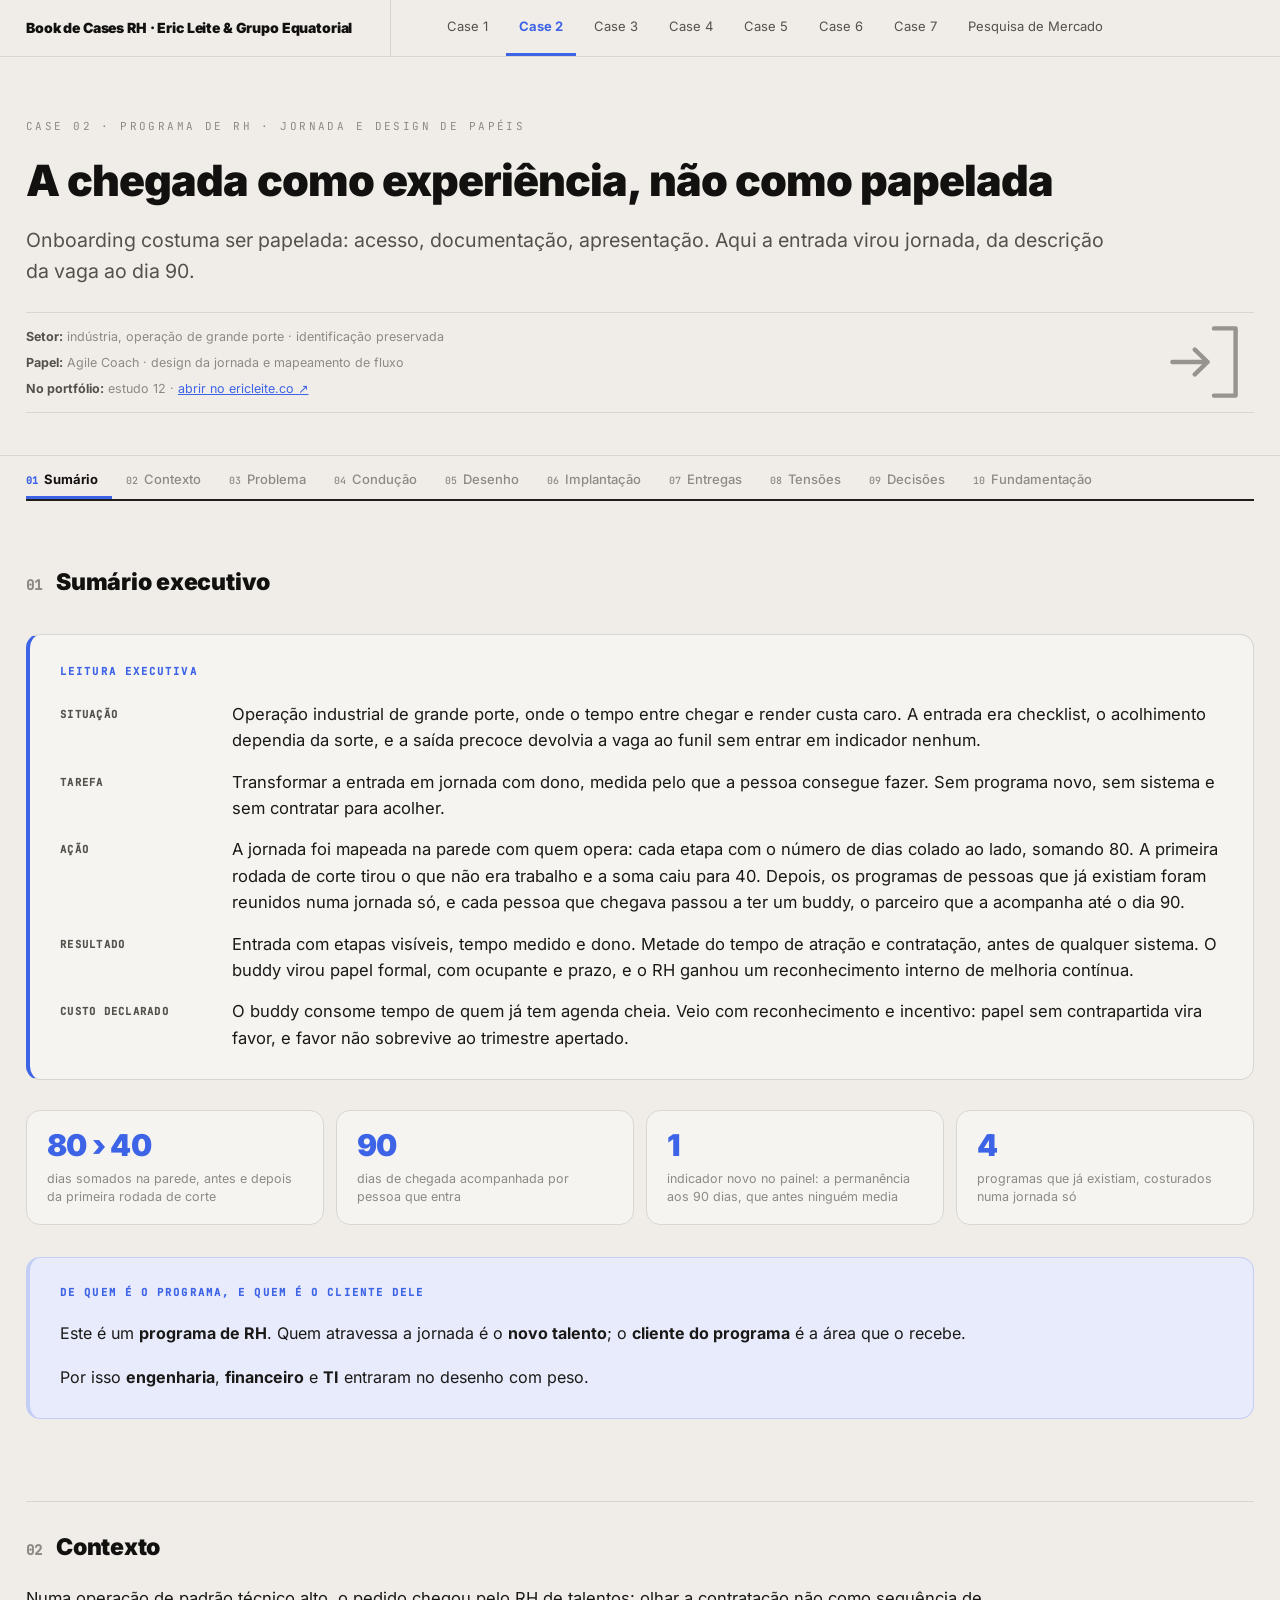
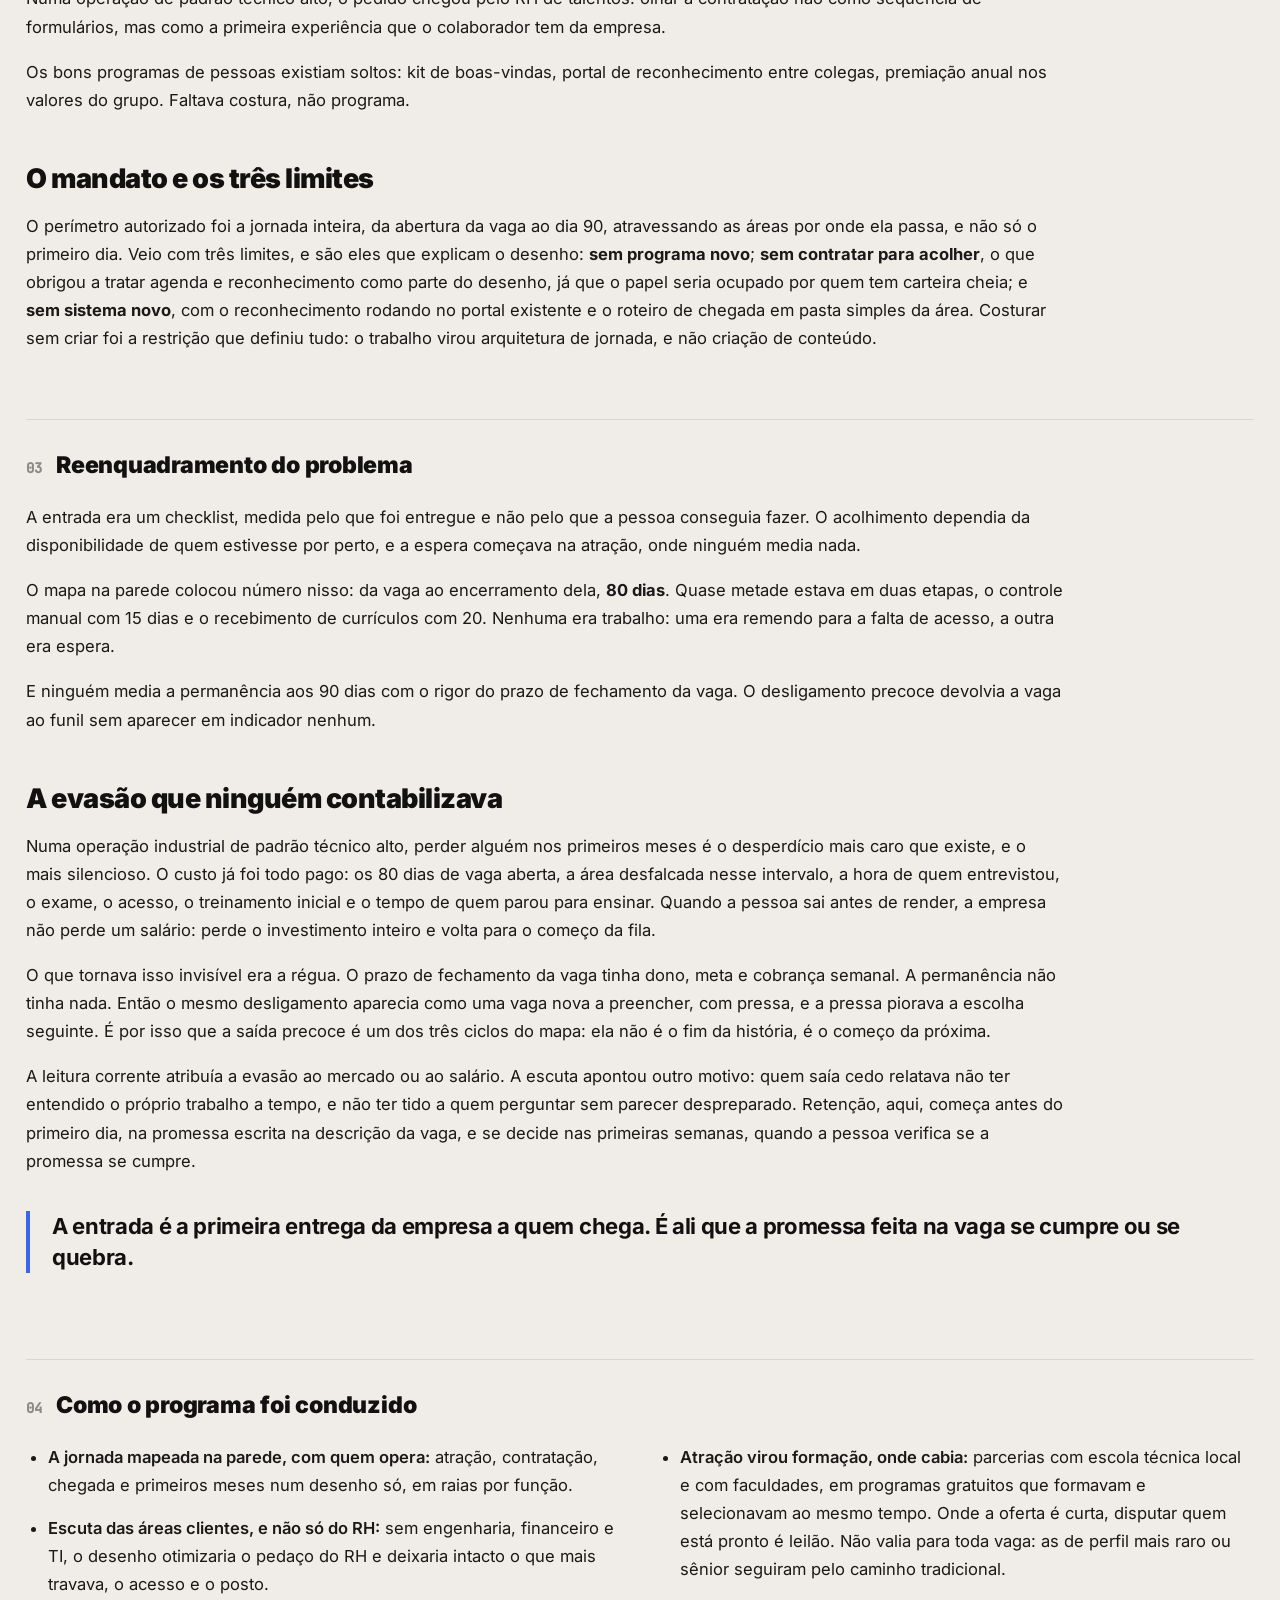
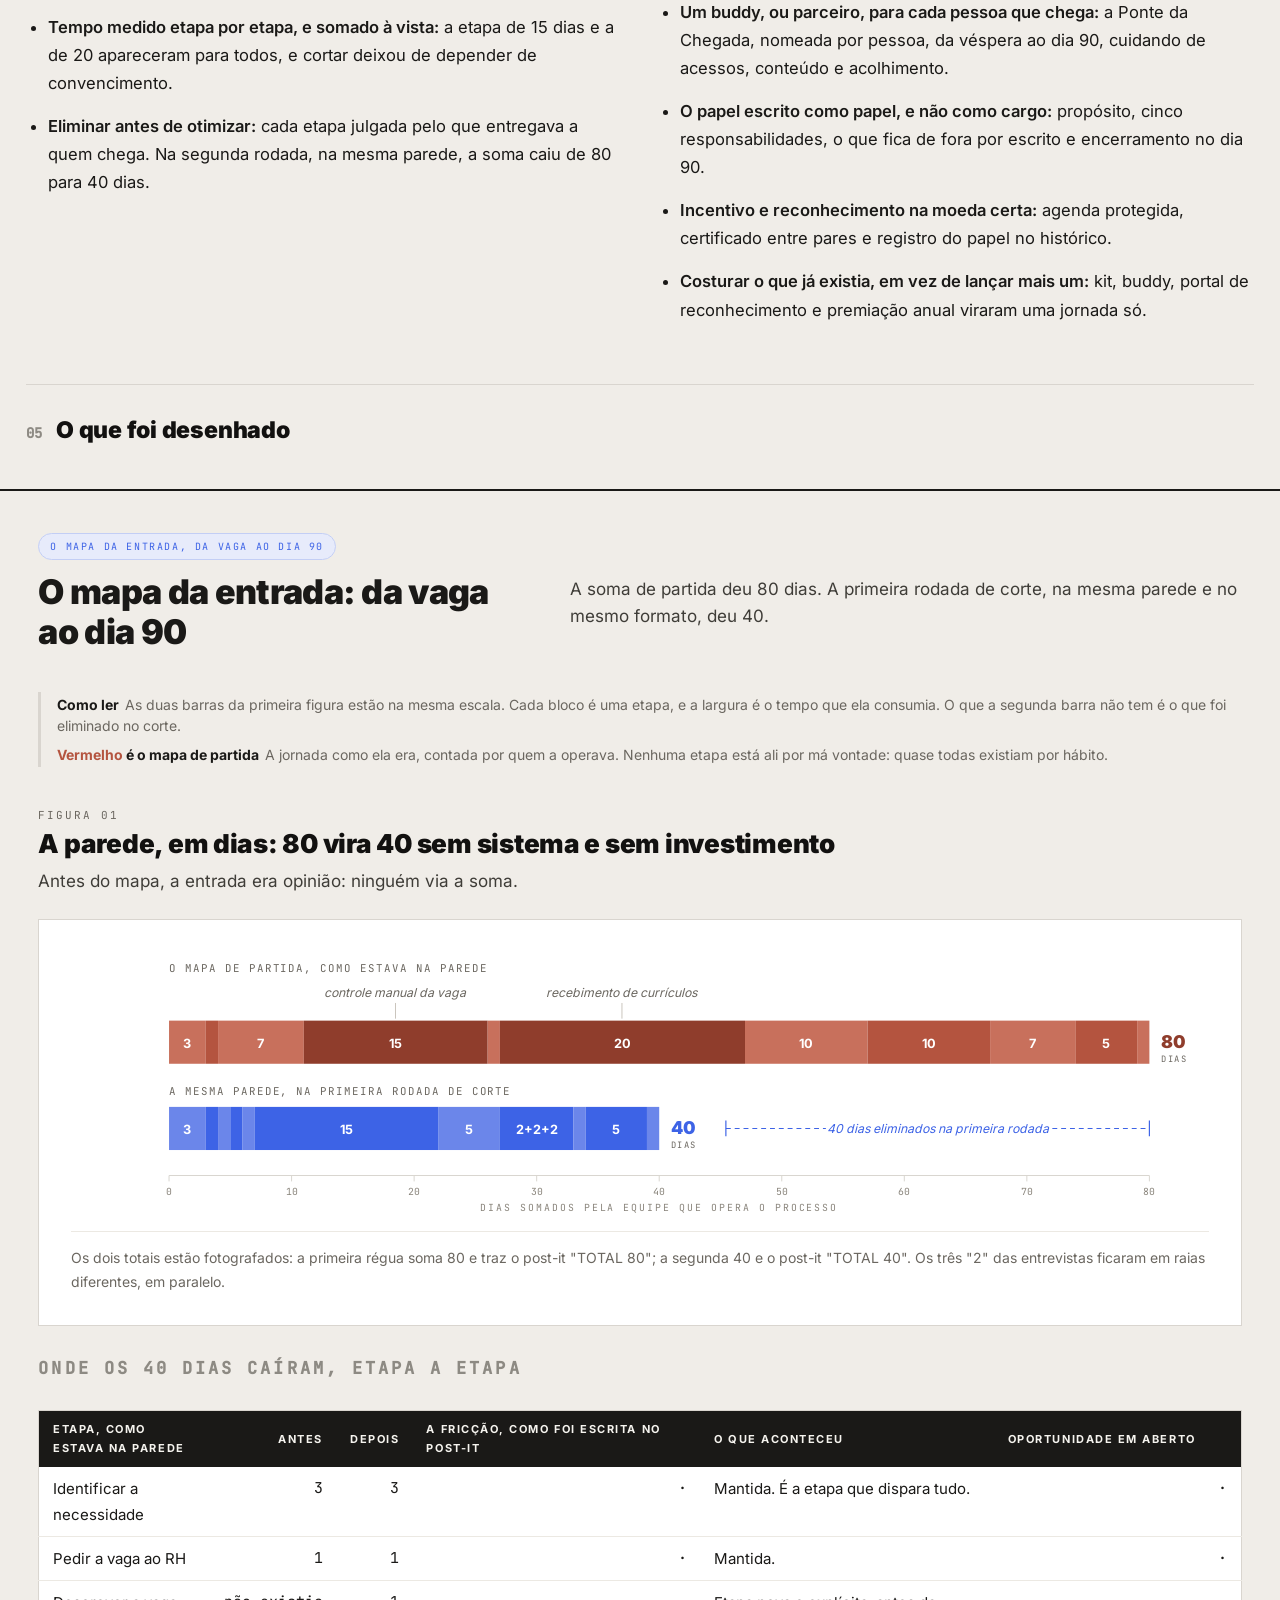
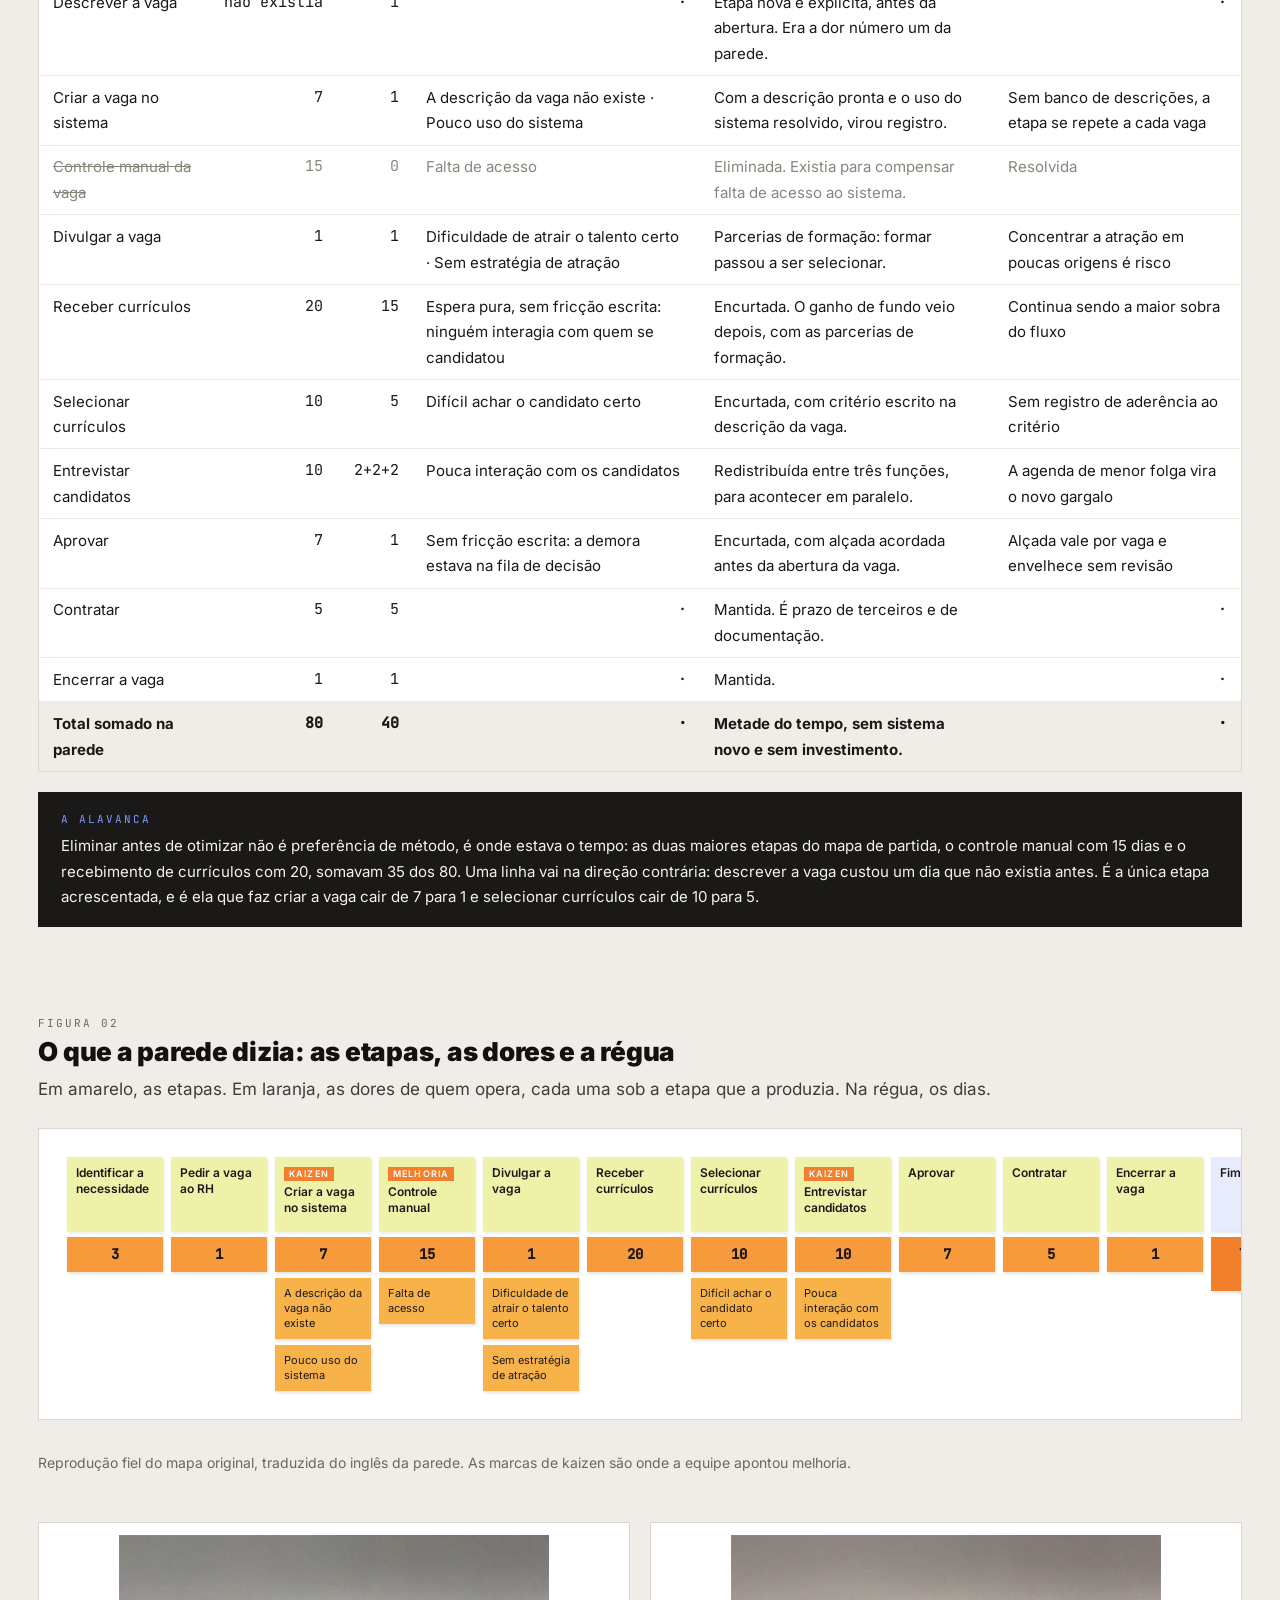
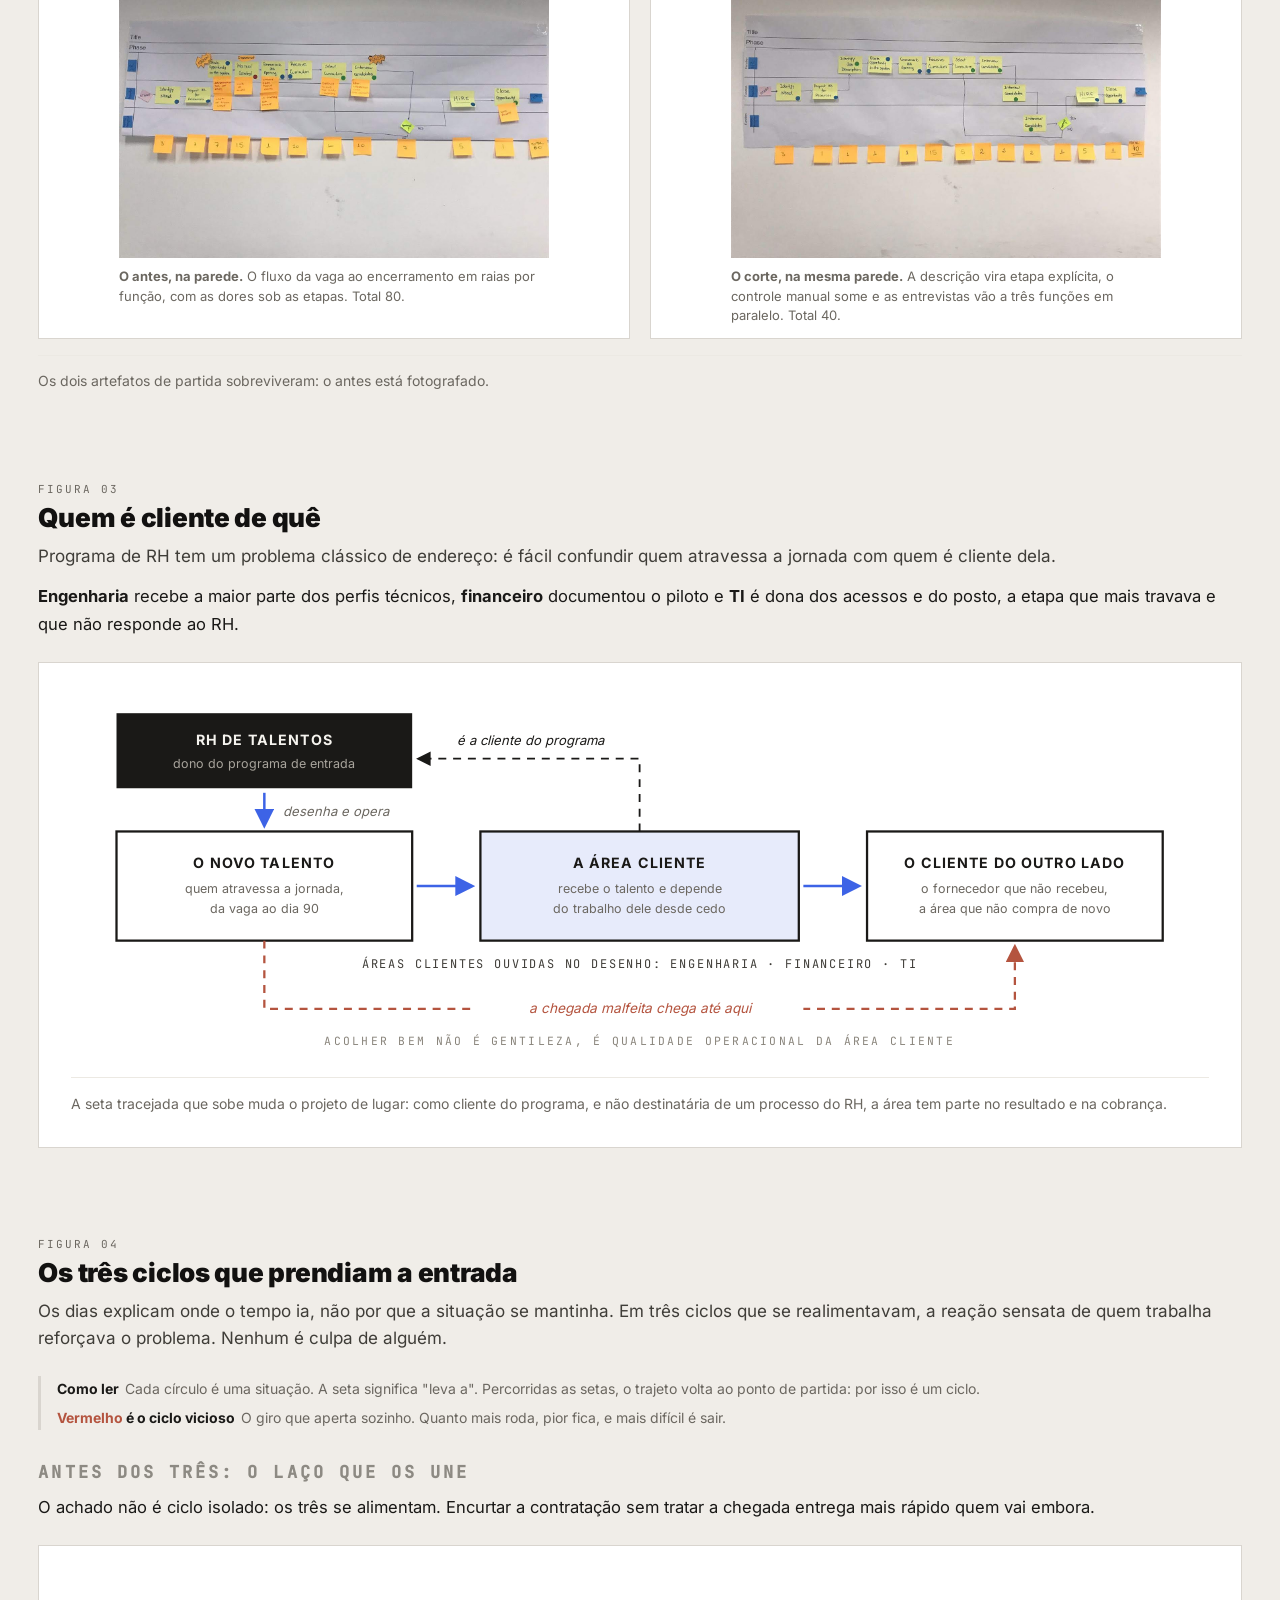
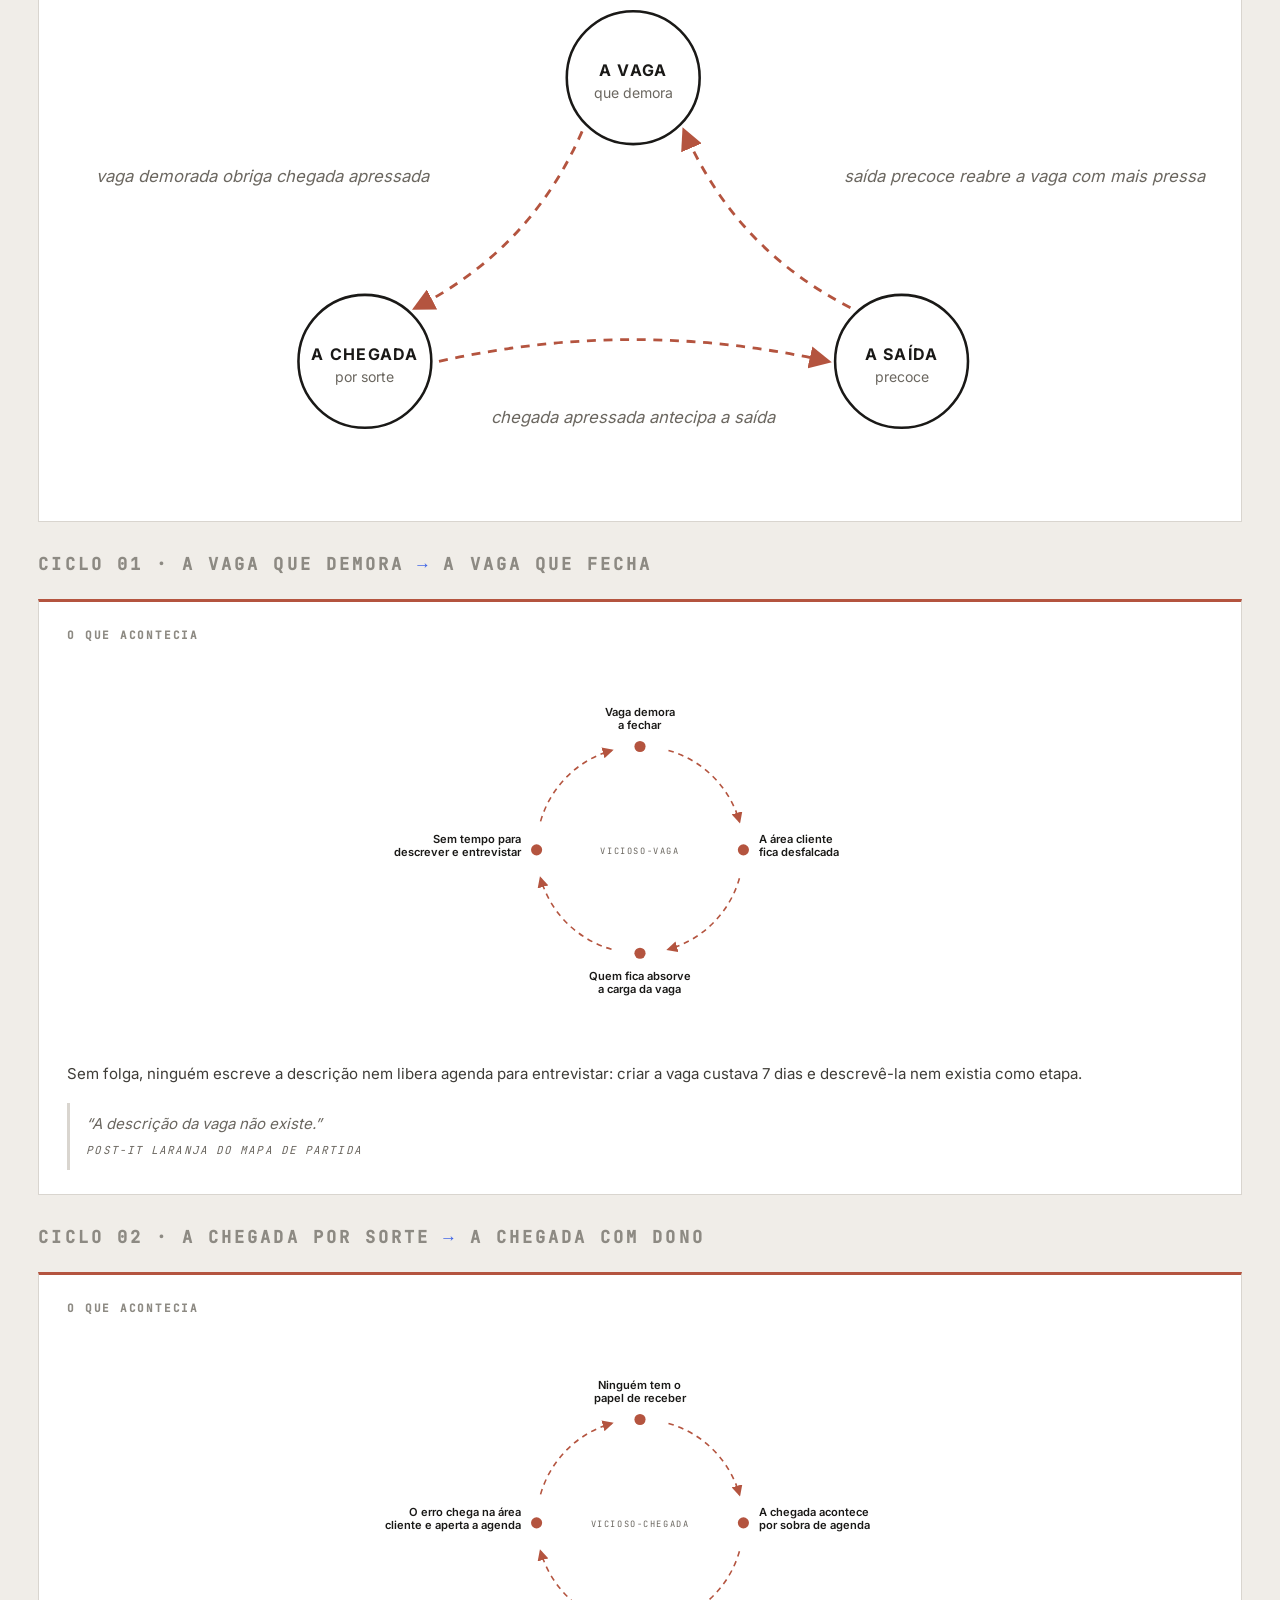
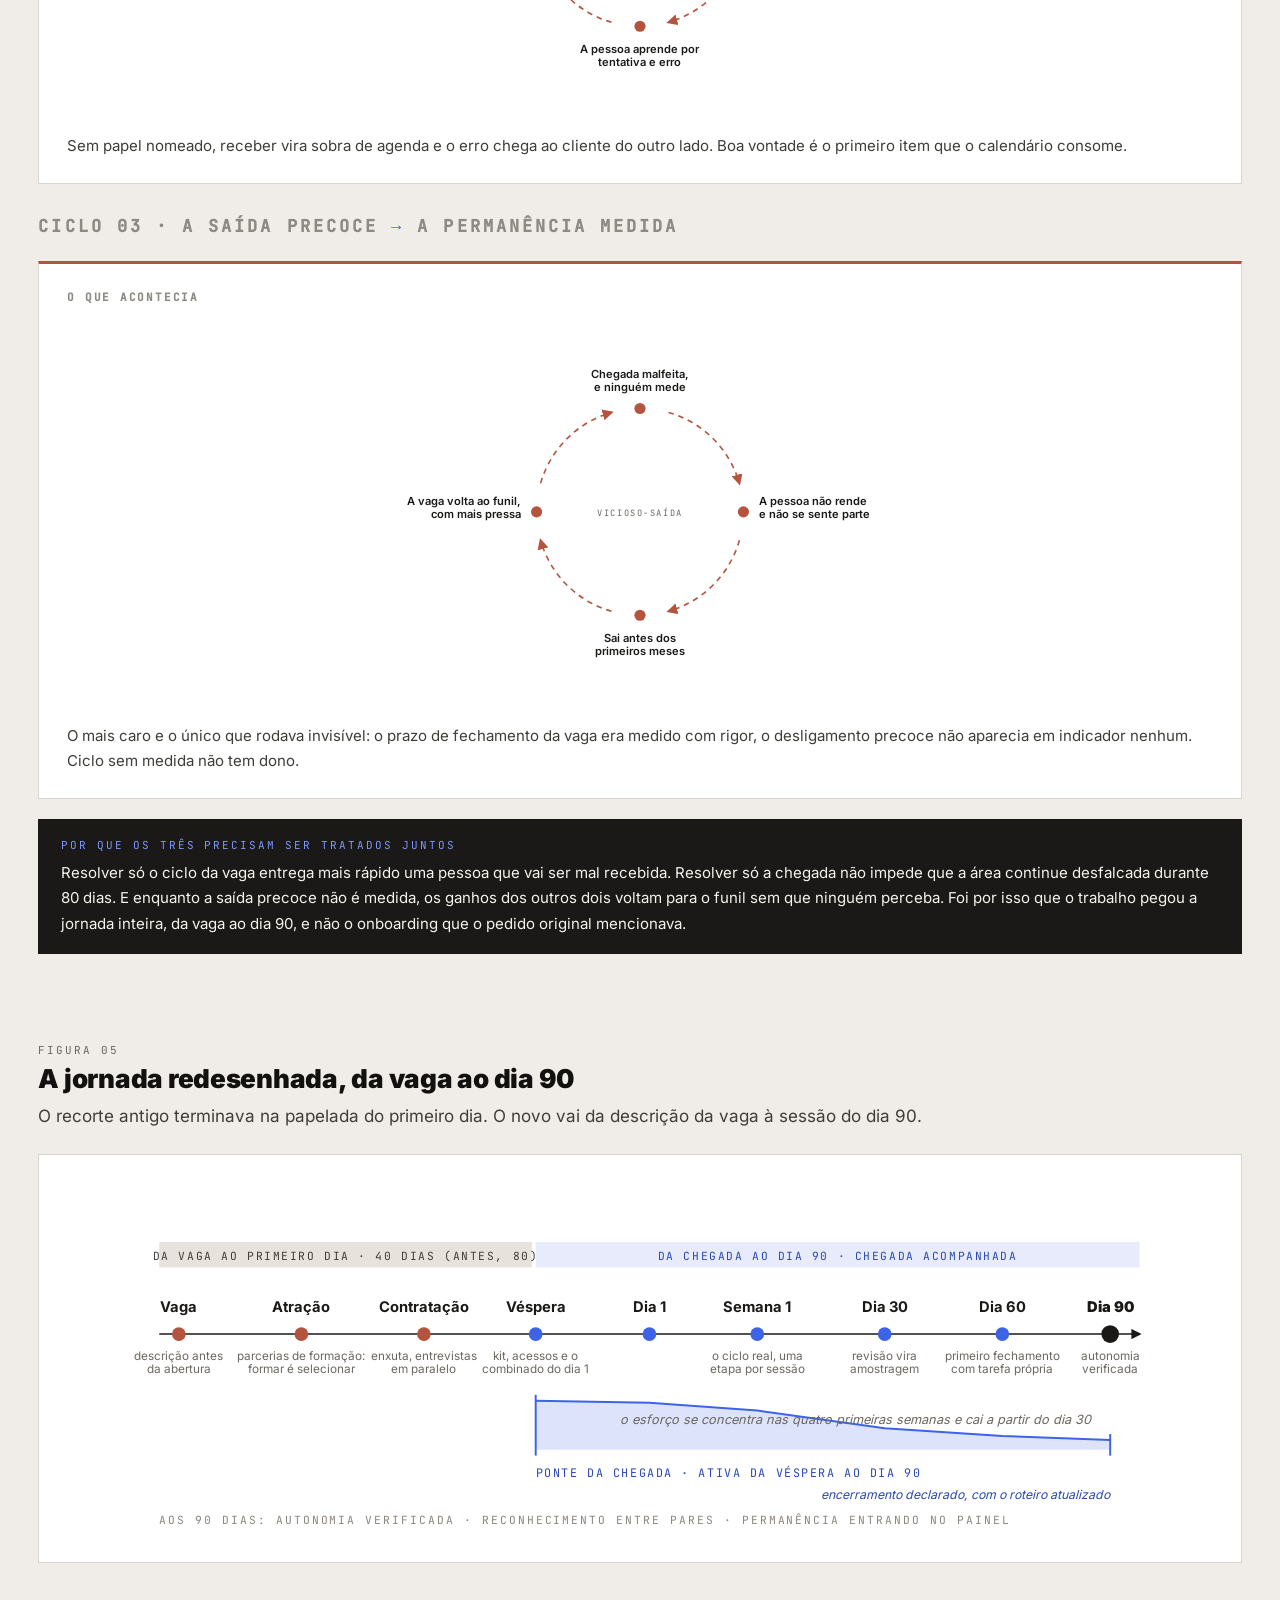
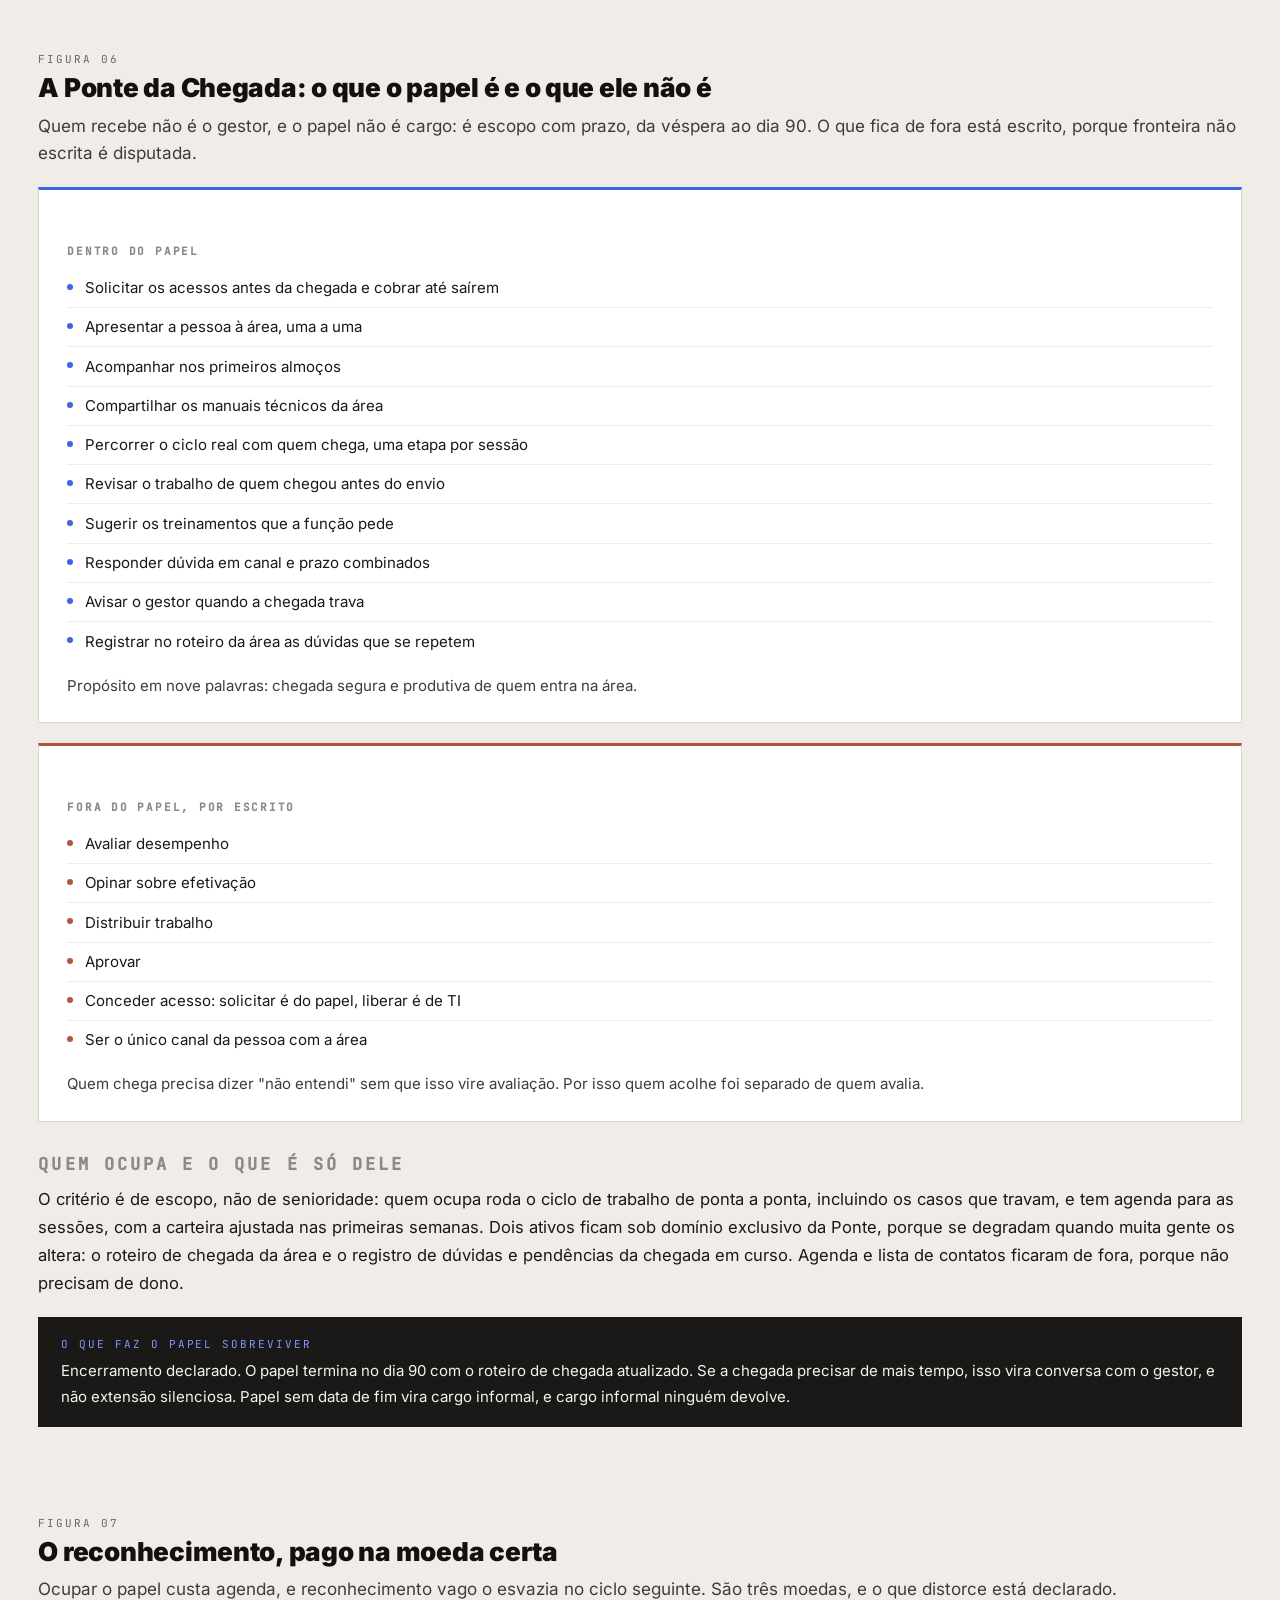
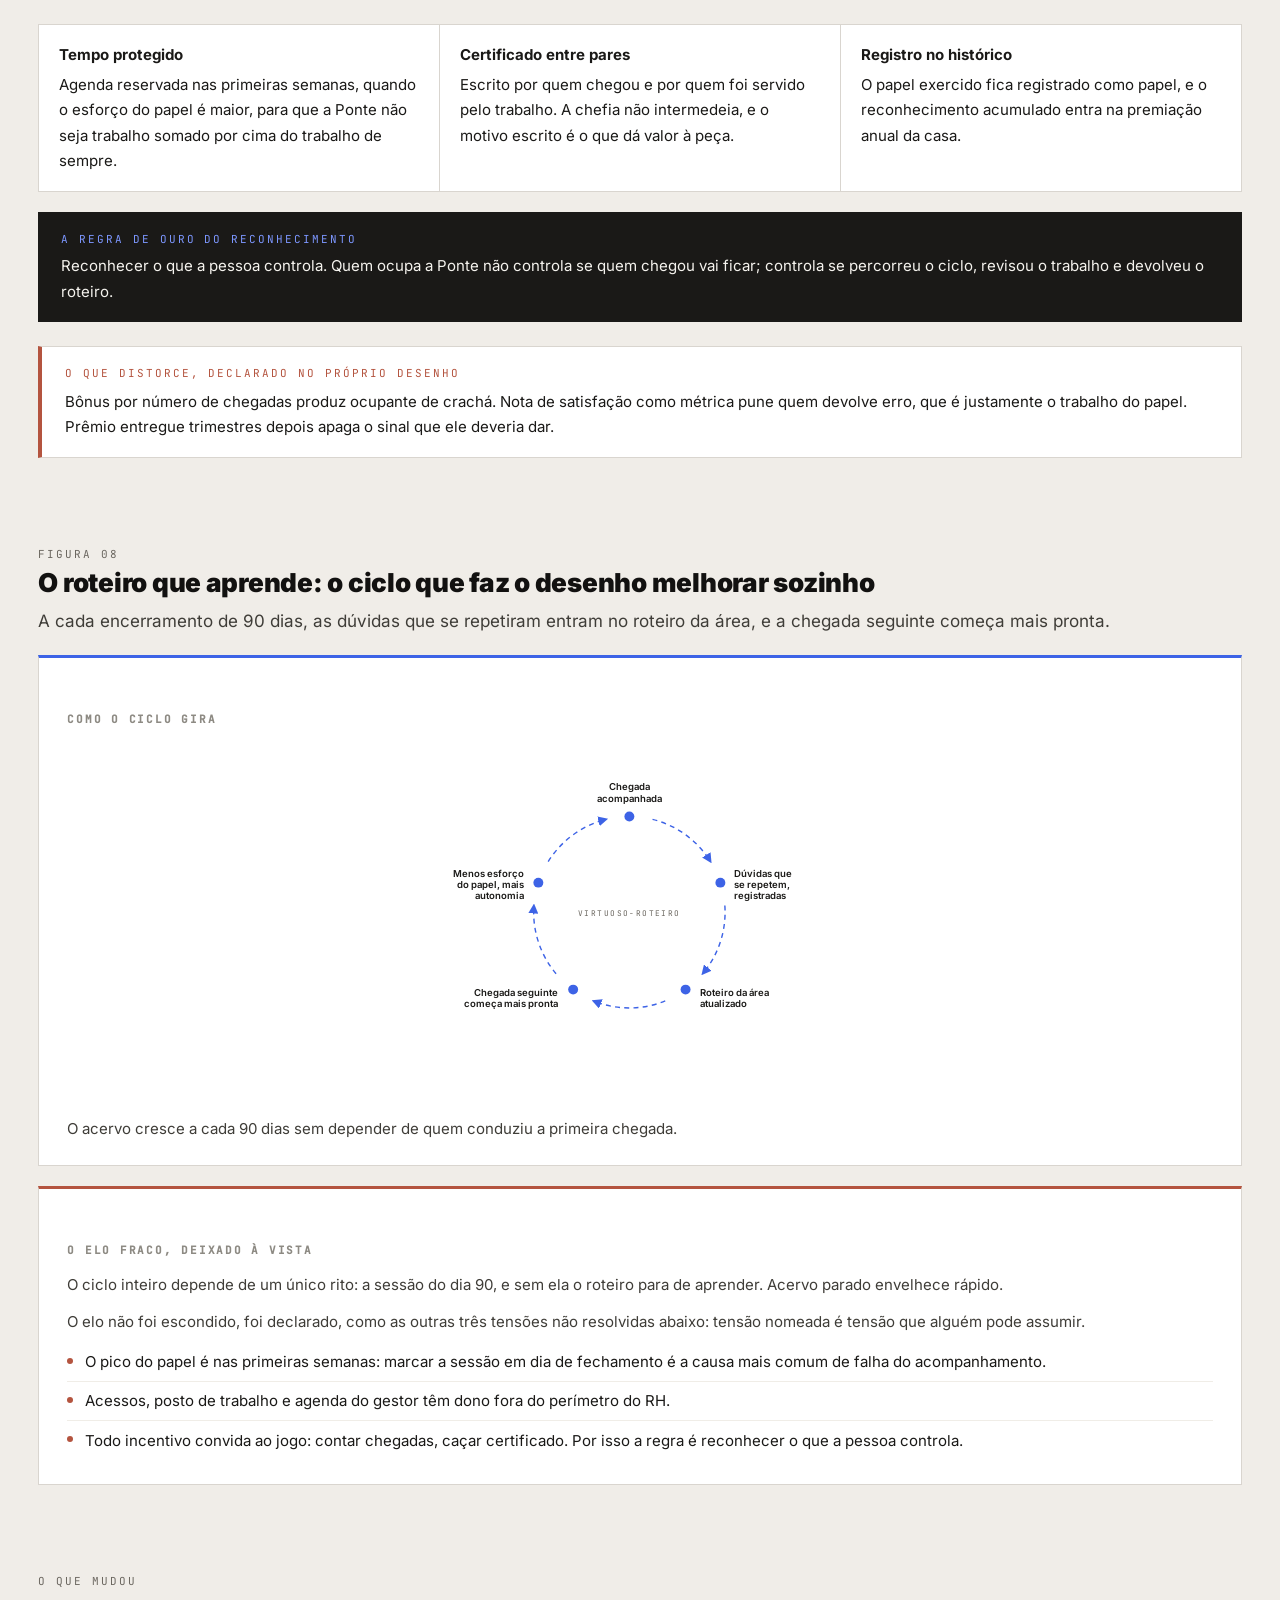
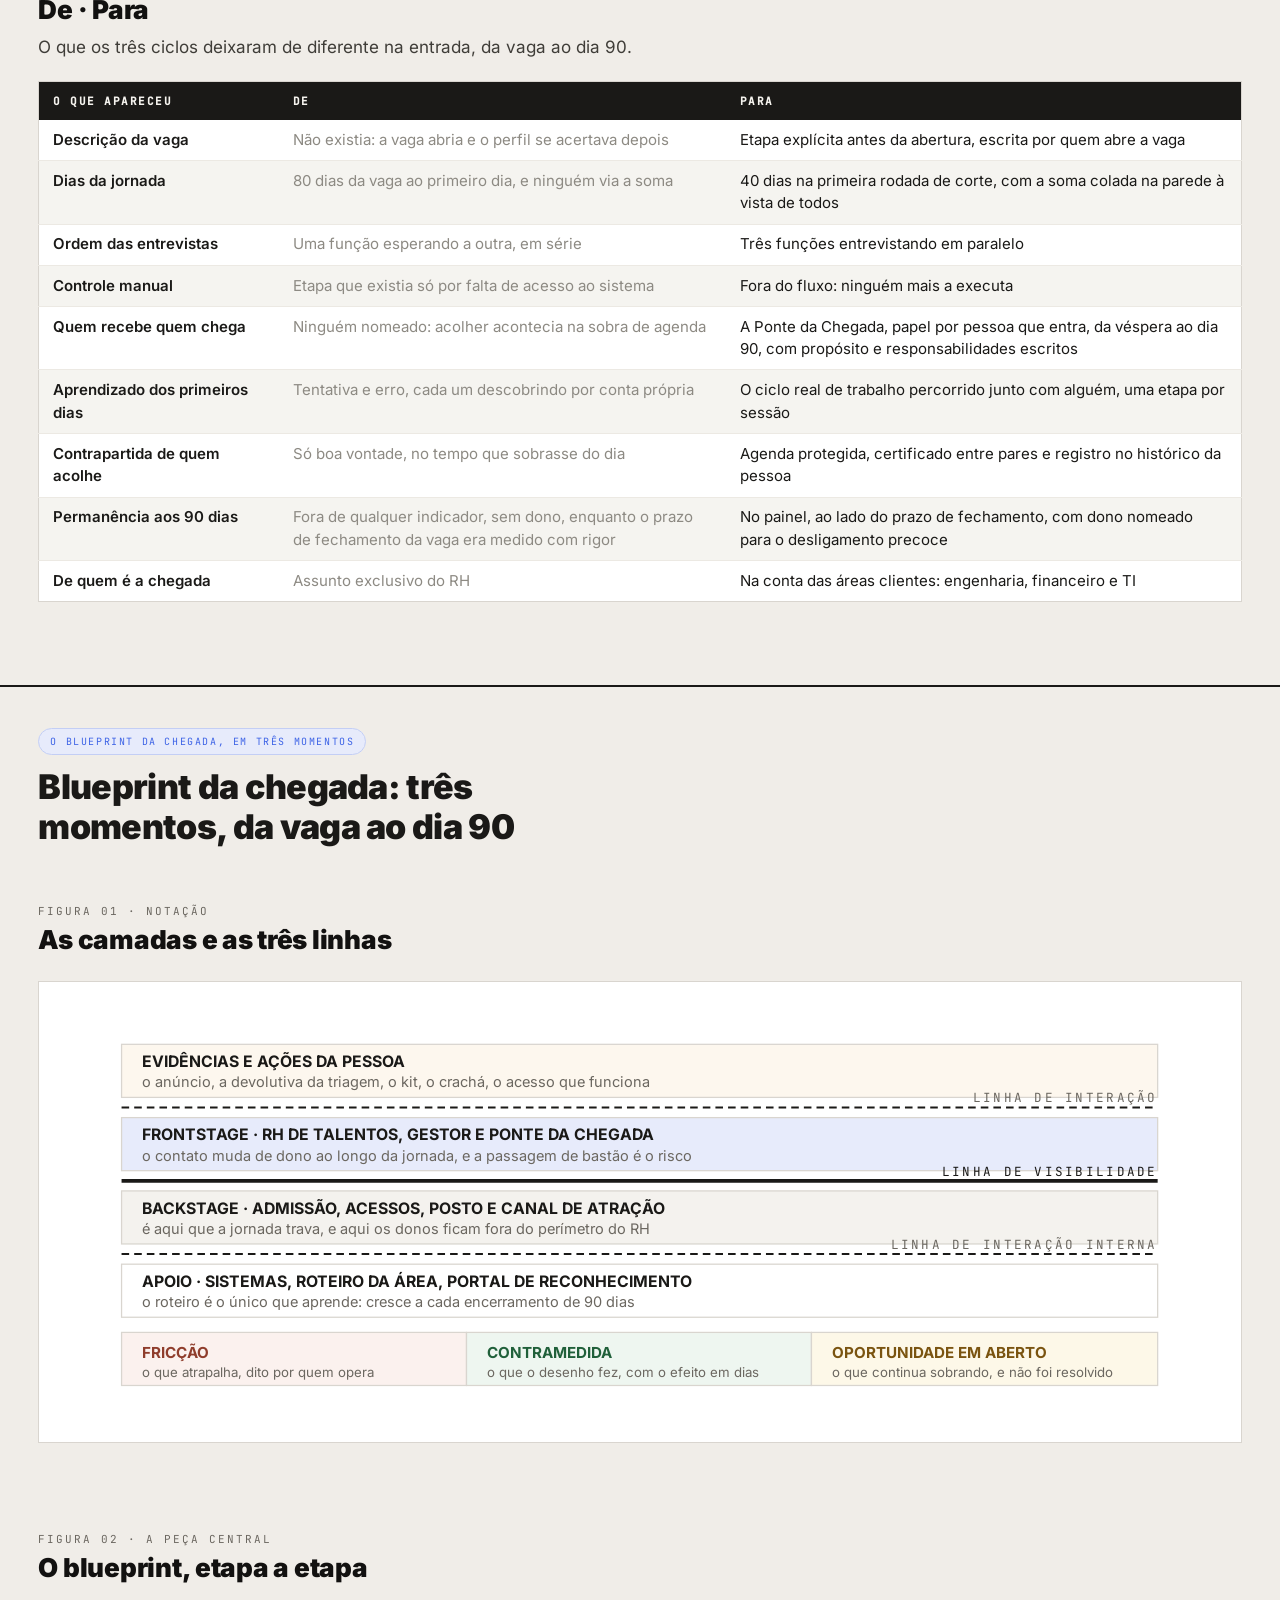
<file: equatorial/case-02.html>
<!doctype html>
<html lang="pt-BR">
<head>
<meta charset="utf-8">
<meta name="viewport" content="width=device-width, initial-scale=1">
<title>Case 02 &middot; A chegada como experiência, não como papelada</title>
<link rel="stylesheet" href="assets/book.css?v=202608191510">
<link rel="stylesheet" href="assets/artefato.css?v=202608191510">
</head>
<body>

<div class="hero"><div class="shell">
  <p class="kicker">Case 02 · Programa de RH · jornada e design de papéis</p>
  <h1>A chegada como experi&ecirc;ncia, n&atilde;o como papelada</h1>
  <p class="standfirst">Onboarding costuma ser papelada: acesso, documentação, apresentação. Aqui a entrada virou jornada, da descrição da vaga ao dia 90.</p>
  <p class="facts">
    <span><b>Setor:</b> indústria, operação de grande porte · identificação preservada</span>
    <span><b>Papel:</b> Agile Coach · design da jornada e mapeamento de fluxo</span>
    <span><b>No portfólio:</b> estudo 12 · <a href="https://ericleite.co/#case-onboarding-cx" target="_blank" rel="noopener">abrir no ericleite.co ↗</a></span>
    <svg class="fpic" viewBox="0 0 24 24" aria-hidden="true"><path d="M14 3.6h5.4v16.8H14"/><path d="M3.6 12h8.6"/><path d="M9.2 8.9 12.4 12 9.2 15.1"/></svg>
  </p>
</div></div>

<div class="shell">




  <!--PANE:p-01:Sumário-->
<section class="pane" id="p-01" data-aba="Sumário">

  <div class="ph"><span class="phn">01</span><span class="pht">Sumário executivo</span></div>







  <div class="exec anchor" id="resumo">
    <p class="eh">Leitura executiva</p>
    <dl>
      <dt>Situação</dt>
      <dd>Operação industrial de grande porte, onde o tempo entre chegar e render custa caro. A entrada era checklist, o acolhimento dependia da sorte, e a saída precoce devolvia a vaga ao funil sem entrar em indicador nenhum.</dd>
      <dt>Tarefa</dt>
      <dd>Transformar a entrada em jornada com dono, medida pelo que a pessoa consegue fazer. Sem programa novo, sem sistema e sem contratar para acolher.</dd>
      <dt>Ação</dt>
      <dd>A jornada foi mapeada na parede com quem opera: cada etapa com o número de dias colado
        ao lado, somando 80. A primeira rodada de corte tirou o que não era trabalho e a soma caiu
        para 40. Depois, os programas de pessoas que já existiam foram reunidos numa jornada só, e
        cada pessoa que chegava passou a ter um buddy, o parceiro que a acompanha até o dia 90.</dd>
      <dt>Resultado</dt>
      <dd>Entrada com etapas visíveis, tempo medido e dono. Metade do tempo de atração e contratação, antes de qualquer sistema. O buddy virou papel formal, com ocupante e prazo, e o RH ganhou um reconhecimento interno de melhoria contínua.</dd>
      <dt>Custo declarado</dt>
      <dd>O buddy consome tempo de quem já tem agenda cheia. Veio com reconhecimento e incentivo: papel sem contrapartida vira favor, e favor não sobrevive ao trimestre apertado.</dd>
    </dl>
  </div>

  <div class="stats">
    <div class="stat"><div class="sv">80 › 40</div><div class="sl">dias somados na parede, antes e depois da primeira rodada de corte</div></div>
    <div class="stat"><div class="sv">90</div><div class="sl">dias de chegada acompanhada por pessoa que entra</div></div>
    <div class="stat"><div class="sv">1</div><div class="sl">indicador novo no painel: a permanência aos 90 dias, que antes ninguém media</div></div>
    <div class="stat"><div class="sv">4</div><div class="sl">programas que já existiam, costurados numa jornada só</div></div>
  </div>

  <div class="note amberline">
    <p class="nh">De quem é o programa, e quem é o cliente dele</p>
    <p>Este é um <strong>programa de RH</strong>. Quem atravessa a jornada é o <strong>novo talento</strong>; o <strong>cliente do programa</strong> é a área que o recebe.</p>
    <p>Por isso <b>engenharia</b>, <b>financeiro</b> e <b>TI</b> entraram no desenho com peso.</p>
  </div>


  </section><!--/PANE-->
<!--PANE:p-02:Contexto-->
<section class="pane" id="p-02" data-aba="Contexto">

  <div class="ph"><span class="phn">02</span><span class="pht">Contexto</span></div>
<p>Numa operação de padrão técnico alto, o pedido chegou pelo RH de talentos: olhar a contratação não como sequência de formulários, mas como a primeira experiência que o colaborador tem da empresa.</p>
  <p>Os bons programas de pessoas existiam soltos: kit de boas-vindas, portal de reconhecimento entre colegas, premiação anual nos valores do grupo. Faltava costura, não programa.</p>



<h2 class="anchor" id="mandato">O mandato e os três limites</h2>
  <p>O perímetro autorizado foi a jornada inteira, da abertura da vaga ao dia 90, atravessando as
    áreas por onde ela passa, e não só o primeiro dia. Veio com três limites, e são eles que
    explicam o desenho: <b>sem programa novo</b>; <b>sem contratar para acolher</b>, o que obrigou a tratar agenda e reconhecimento como
    parte do desenho, já que o papel seria ocupado por quem tem carteira cheia; e <b>sem sistema
    novo</b>, com o reconhecimento rodando no portal existente e o roteiro de chegada em pasta
    simples da área. Costurar sem criar foi a restrição que definiu tudo: o trabalho virou arquitetura de
    jornada, e não criação de conteúdo.</p>

  </section><!--/PANE-->
<!--PANE:p-03:Problema-->
<section class="pane" id="p-03" data-aba="Problema">

  <div class="ph"><span class="phn">03</span><span class="pht">Reenquadramento do problema</span></div>
<p>A entrada era um checklist, medida pelo que foi entregue e não pelo que a pessoa conseguia fazer. O acolhimento dependia da disponibilidade de quem estivesse por perto, e a espera começava na atração, onde ninguém media nada.</p>
  <p>O mapa na parede colocou número nisso: da vaga ao encerramento dela, <b>80 dias</b>. Quase metade estava em duas etapas, o controle manual com 15 dias e o recebimento de currículos com 20. Nenhuma era trabalho: uma era remendo para a falta de acesso, a outra era espera.</p>
  <p>E ninguém media a permanência aos 90 dias com o rigor do prazo de fechamento da vaga. O desligamento precoce devolvia a vaga ao funil sem aparecer em indicador nenhum.</p>

<h2>A evasão que ninguém contabilizava</h2>
  <p>Numa operação industrial de padrão técnico alto, perder alguém nos primeiros meses é o
    desperdício mais caro que existe, e o mais silencioso. O custo já foi todo pago: os 80 dias de
    vaga aberta, a área desfalcada nesse intervalo, a hora de quem entrevistou, o exame, o acesso, o
    treinamento inicial e o tempo de quem parou para ensinar. Quando a pessoa sai antes de render, a
    empresa não perde um salário: perde o investimento inteiro e volta para o começo da fila.</p>
  <p>O que tornava isso invisível era a régua. O prazo de fechamento da vaga tinha dono, meta e
    cobrança semanal. A permanência não tinha nada. Então o mesmo desligamento aparecia como uma
    vaga nova a preencher, com pressa, e a pressa piorava a escolha seguinte. É por isso que a saída
    precoce é um dos três ciclos do mapa: ela não é o fim da história, é o começo da próxima.</p>
  <p>A leitura corrente atribuía a evasão ao mercado ou ao salário. A escuta apontou outro motivo:
    quem saía cedo relatava não ter entendido o próprio trabalho a tempo, e não ter tido a quem
    perguntar sem parecer despreparado. Retenção, aqui, começa antes do primeiro dia, na promessa
    escrita na descrição da vaga, e se decide nas primeiras semanas, quando a pessoa verifica se
    a promessa se cumpre.</p>

  <blockquote class="q">A entrada é a primeira entrega da empresa a quem chega. É ali que a promessa
    feita na vaga se cumpre ou se quebra.</blockquote>


  </section><!--/PANE-->
<!--PANE:p-04:Condução-->
<section class="pane" id="p-04" data-aba="Condução">

  <div class="ph"><span class="phn">04</span><span class="pht">Como o programa foi conduzido</span></div>
<ul class="inits">
    <li><b>A jornada mapeada na parede, com quem opera:</b> atração, contratação, chegada e primeiros meses num desenho só, em raias por função.</li>
    <li><b>Escuta das áreas clientes, e não só do RH:</b> sem engenharia, financeiro e TI, o desenho otimizaria o pedaço do RH e deixaria intacto o que mais travava, o acesso e o posto.</li>
    <li><b>Tempo medido etapa por etapa, e somado à vista:</b> a etapa de 15 dias e a de 20 apareceram para todos, e cortar deixou de depender de convencimento.</li>
    <li><b>Eliminar antes de otimizar:</b> cada etapa julgada pelo que entregava a quem chega. Na segunda rodada, na mesma parede, a soma caiu de 80 para 40 dias.</li>
    <li><b>Atração virou formação, onde cabia:</b> parcerias com escola técnica local e com faculdades, em programas gratuitos que formavam e selecionavam ao mesmo tempo. Onde a oferta é curta, disputar quem está pronto é leilão. Não valia para toda vaga: as de perfil mais raro ou sênior seguiram pelo caminho tradicional.</li>
    <li><b>Um buddy, ou parceiro, para cada pessoa que chega:</b> a Ponte da Chegada, nomeada por pessoa, da véspera ao dia 90, cuidando de acessos, conteúdo e acolhimento.</li>
    <li><b>O papel escrito como papel, e não como cargo:</b> propósito, cinco responsabilidades, o que fica de fora por escrito e encerramento no dia 90.</li>
    <li><b>Incentivo e reconhecimento na moeda certa:</b> agenda protegida, certificado entre pares e registro do papel no histórico.</li>
    <li><b>Costurar o que já existia, em vez de lançar mais um:</b> kit, buddy, portal de reconhecimento e premiação anual viraram uma jornada só.</li>
  </ul>


  </section><!--/PANE-->
<!--PANE:p-05:Desenho-->
<section class="pane" id="p-05" data-aba="Desenho">

  <div class="ph"><span class="phn">05</span><span class="pht">O que foi desenhado</span></div>







  <!--INLINE:jornada:INICIO-->
<div class="artefato">
<div class="wrap">
<p class="pecatag">o mapa da entrada, da vaga ao dia 90</p>
<div class="pecaintro">
  <p class="peca-h1">O mapa da entrada: da vaga ao dia 90</p>
  <p class="standfirst">A soma de partida deu 80 dias. A primeira rodada de corte, na mesma parede e no mesmo formato, deu 40.</p>
  </div>

  <div class="como-ler">
    <div><strong>Como ler</strong>As duas barras da primeira figura estão na mesma escala. Cada bloco
    é uma etapa, e a largura é o tempo que ela consumia. O que a segunda barra não tem é o que foi
    eliminado no corte.</div>
    <div><strong><span class="selo-antes">Vermelho</span> é o mapa de partida</strong>A jornada como
    ela era, contada por quem a operava. Nenhuma etapa está ali por má vontade: quase todas existiam
    por hábito.</div>
  </div>

  <!-- ============ 1. A PAREDE, EM DIAS ============ -->
  <section>
    <span class="cota">figura 01</span>

<h2 class="anchor" id="parede">A parede, em dias: 80 vira 40 sem sistema e sem investimento</h2>
    <p class="standfirst">Antes do mapa, a entrada era opinião: ninguém via a soma.</p>

    <div class="meta-fig">
      <svg viewBox="0 0 1160 268" xmlns="http://www.w3.org/2000/svg" role="img"
           aria-label="Duas barras na mesma escala: o mapa de partida somando 80 dias e a primeira rodada de corte somando 40 dias">
        <text x="100" y="20" font-size="11" letter-spacing="2" fill="#6b6760" font-family="JetBrains Mono, Consolas, monospace">O MAPA DE PARTIDA, COMO ESTAVA NA PAREDE</text>

        <!-- callouts das duas etapas maiores -->
        <text x="331" y="46" text-anchor="middle" font-size="12.5" font-style="italic" fill="#6b6760">controle manual da vaga</text>
        <line x1="331" y1="52" x2="331" y2="68" stroke="#c9c4bc" stroke-width="1"/>
        <text x="562" y="46" text-anchor="middle" font-size="12.5" font-style="italic" fill="#6b6760">recebimento de currículos</text>
        <line x1="562" y1="52" x2="562" y2="68" stroke="#c9c4bc" stroke-width="1"/>

        <!-- barra ANTES -->
        <g>
          <rect x="100"   y="70" width="37.5"  height="44" fill="#c8705c"/>
          <rect x="137.5" y="70" width="12.5"  height="44" fill="#b4543f"/>
          <rect x="150"   y="70" width="87.5"  height="44" fill="#c8705c"/>
          <rect x="237.5" y="70" width="187.5" height="44" fill="#8f3d2c"/>
          <rect x="425"   y="70" width="12.5"  height="44" fill="#c8705c"/>
          <rect x="437.5" y="70" width="250"   height="44" fill="#8f3d2c"/>
          <rect x="687.5" y="70" width="125"   height="44" fill="#c8705c"/>
          <rect x="812.5" y="70" width="125"   height="44" fill="#b4543f"/>
          <rect x="937.5" y="70" width="87.5"  height="44" fill="#c8705c"/>
          <rect x="1025"  y="70" width="62.5"  height="44" fill="#b4543f"/>
          <rect x="1087.5" y="70" width="12.5" height="44" fill="#c8705c"/>
          <g font-size="13" font-weight="700" fill="#fff" text-anchor="middle">
            <text x="118.75" y="98">3</text>
            <text x="193.75" y="98">7</text>
            <text x="331.25" y="98">15</text>
            <text x="562.5"  y="98">20</text>
            <text x="750"    y="98">10</text>
            <text x="875"    y="98">10</text>
            <text x="981.25" y="98">7</text>
            <text x="1056.25" y="98">5</text>
          </g>
          <text x="1112" y="98" font-size="18" font-weight="800" fill="#8f3d2c">80</text>
          <text x="1112" y="112" font-size="9" letter-spacing="1.5" fill="#6b6760" font-family="JetBrains Mono, Consolas, monospace">DIAS</text>
        </g>

        <text x="100" y="146" font-size="11" letter-spacing="2" fill="#6b6760" font-family="JetBrains Mono, Consolas, monospace">A MESMA PAREDE, NA PRIMEIRA RODADA DE CORTE</text>

        <!-- barra DEPOIS -->
        <g>
          <rect x="100"   y="158" width="37.5"  height="44" fill="#6b86ea"/>
          <rect x="137.5" y="158" width="12.5"  height="44" fill="#3d63e6"/>
          <rect x="150"   y="158" width="12.5"  height="44" fill="#6b86ea"/>
          <rect x="162.5" y="158" width="12.5"  height="44" fill="#3d63e6"/>
          <rect x="175"   y="158" width="12.5"  height="44" fill="#6b86ea"/>
          <rect x="187.5" y="158" width="187.5" height="44" fill="#3d63e6"/>
          <rect x="375"   y="158" width="62.5"  height="44" fill="#6b86ea"/>
          <rect x="437.5" y="158" width="75"    height="44" fill="#3d63e6"/>
          <rect x="512.5" y="158" width="12.5"  height="44" fill="#6b86ea"/>
          <rect x="525"   y="158" width="62.5"  height="44" fill="#3d63e6"/>
          <rect x="587.5" y="158" width="12.5"  height="44" fill="#6b86ea"/>
          <g font-size="13" font-weight="700" fill="#fff" text-anchor="middle">
            <text x="118.75" y="186">3</text>
            <text x="281.25" y="186">15</text>
            <text x="406.25" y="186">5</text>
            <text x="475"    y="186">2+2+2</text>
            <text x="556.25" y="186">5</text>
          </g>
          <text x="612" y="186" font-size="18" font-weight="800" fill="#3d63e6">40</text>
          <text x="612" y="200" font-size="9" letter-spacing="1.5" fill="#6b6760" font-family="JetBrains Mono, Consolas, monospace">DIAS</text>

          <!-- espaço economizado -->
          <line x1="668" y1="180" x2="1100" y2="180" stroke="#3d63e6" stroke-width="1.2" stroke-dasharray="5 4"/>
          <line x1="668" y1="172" x2="668" y2="188" stroke="#3d63e6" stroke-width="1.2"/>
          <line x1="1100" y1="172" x2="1100" y2="188" stroke="#3d63e6" stroke-width="1.2"/>
          <rect x="770" y="168" width="228" height="24" fill="#fff"/>
          <text x="884" y="185" text-anchor="middle" font-size="12.5" font-style="italic" fill="#3d63e6">40 dias eliminados na primeira rodada</text>
        </g>

        <!-- régua -->
        <line x1="100" y1="228" x2="1100" y2="228" stroke="#d9d5cf" stroke-width="1"/>
        <g font-size="10" fill="#8a857c" text-anchor="middle" font-family="JetBrains Mono, Consolas, monospace">
          <line x1="100" y1="228" x2="100" y2="234" stroke="#d9d5cf"/><text x="100" y="248">0</text>
          <line x1="225" y1="228" x2="225" y2="234" stroke="#d9d5cf"/><text x="225" y="248">10</text>
          <line x1="350" y1="228" x2="350" y2="234" stroke="#d9d5cf"/><text x="350" y="248">20</text>
          <line x1="475" y1="228" x2="475" y2="234" stroke="#d9d5cf"/><text x="475" y="248">30</text>
          <line x1="600" y1="228" x2="600" y2="234" stroke="#d9d5cf"/><text x="600" y="248">40</text>
          <line x1="725" y1="228" x2="725" y2="234" stroke="#d9d5cf"/><text x="725" y="248">50</text>
          <line x1="850" y1="228" x2="850" y2="234" stroke="#d9d5cf"/><text x="850" y="248">60</text>
          <line x1="975" y1="228" x2="975" y2="234" stroke="#d9d5cf"/><text x="975" y="248">70</text>
          <line x1="1100" y1="228" x2="1100" y2="234" stroke="#d9d5cf"/><text x="1100" y="248">80</text>
        </g>
        <text x="600" y="264" text-anchor="middle" font-size="10" letter-spacing="2" fill="#8a857c" font-family="JetBrains Mono, Consolas, monospace">DIAS SOMADOS PELA EQUIPE QUE OPERA O PROCESSO</text>
      </svg>
      <p class="legenda">Os dois totais estão fotografados: a primeira régua soma 80 e traz o post-it "TOTAL 80"; a segunda 40 e o post-it "TOTAL 40". Os três "2" das entrevistas ficaram em raias diferentes, em paralelo.</p>
    </div>

    <h3>Onde os 40 dias caíram, etapa a etapa</h3>
    <div class="tablescroll">
    <table>
      <thead>
        <tr><th>Etapa, como estava na parede</th><th style="text-align:right">Antes</th><th style="text-align:right">Depois</th><th>A fricção, como foi escrita no post-it</th><th>O que aconteceu</th><th>Oportunidade em aberto</th></tr>
      </thead>
      <tbody>
        <tr><td>Identificar a necessidade</td><td class="num">3</td><td class="num">3</td><td class="num">&middot;</td><td>Mantida. É a etapa que dispara tudo.</td><td class="num">&middot;</td></tr>
        <tr><td>Pedir a vaga ao RH</td><td class="num">1</td><td class="num">1</td><td class="num">&middot;</td><td>Mantida.</td><td class="num">&middot;</td></tr>
        <tr><td>Descrever a vaga</td><td class="num">não existia</td><td class="num">1</td><td class="num">&middot;</td><td>Etapa nova e explícita, antes da abertura. Era a dor número um da parede.</td><td class="num">&middot;</td></tr>
        <tr><td>Criar a vaga no sistema</td><td class="num">7</td><td class="num">1</td><td>A descrição da vaga não existe &middot; Pouco uso do sistema</td><td>Com a descrição pronta e o uso do sistema resolvido, virou registro.</td><td>Sem banco de descrições, a etapa se repete a cada vaga</td></tr>
        <tr class="morreu"><td>Controle manual da vaga</td><td class="num">15</td><td class="num">0</td><td>Falta de acesso</td><td>Eliminada. Existia para compensar falta de acesso ao sistema.</td><td>Resolvida</td></tr>
        <tr><td>Divulgar a vaga</td><td class="num">1</td><td class="num">1</td><td>Dificuldade de atrair o talento certo &middot; Sem estratégia de atração</td><td>Parcerias de formação: formar passou a ser selecionar.</td><td>Concentrar a atração em poucas origens é risco</td></tr>
        <tr><td>Receber currículos</td><td class="num">20</td><td class="num">15</td><td>Espera pura, sem fricção escrita: ninguém interagia com quem se candidatou</td><td>Encurtada. O ganho de fundo veio depois, com as parcerias de formação.</td><td>Continua sendo a maior sobra do fluxo</td></tr>
        <tr><td>Selecionar currículos</td><td class="num">10</td><td class="num">5</td><td>Difícil achar o candidato certo</td><td>Encurtada, com critério escrito na descrição da vaga.</td><td>Sem registro de aderência ao critério</td></tr>
        <tr><td>Entrevistar candidatos</td><td class="num">10</td><td class="num">2+2+2</td><td>Pouca interação com os candidatos</td><td>Redistribuída entre três funções, para acontecer em paralelo.</td><td>A agenda de menor folga vira o novo gargalo</td></tr>
        <tr><td>Aprovar</td><td class="num">7</td><td class="num">1</td><td>Sem fricção escrita: a demora estava na fila de decisão</td><td>Encurtada, com alçada acordada antes da abertura da vaga.</td><td>Alçada vale por vaga e envelhece sem revisão</td></tr>
        <tr><td>Contratar</td><td class="num">5</td><td class="num">5</td><td class="num">&middot;</td><td>Mantida. É prazo de terceiros e de documentação.</td><td class="num">&middot;</td></tr>
        <tr><td>Encerrar a vaga</td><td class="num">1</td><td class="num">1</td><td class="num">&middot;</td><td>Mantida.</td><td class="num">&middot;</td></tr>
        <tr class="soma"><td>Total somado na parede</td><td class="num">80</td><td class="num">40</td><td class="num">&middot;</td><td>Metade do tempo, sem sistema novo e sem investimento.</td><td class="num">&middot;</td></tr>
      </tbody>
    </table>
    </div>

    <div class="alavanca">
      <span class="cota">a alavanca</span>
      Eliminar antes de otimizar não é preferência de método, é onde estava o tempo: as duas maiores
      etapas do mapa de partida, o controle manual com 15 dias e o recebimento de currículos com 20,
      somavam 35 dos 80. Uma linha vai na direção contrária: descrever a vaga custou um dia que não
      existia antes. É a única etapa acrescentada, e é ela que faz criar a vaga cair de 7 para 1 e
      selecionar currículos cair de 10 para 5.
    </div>
  </section>

  <!-- ============ 2. A PAREDE EM POST-ITS ============ -->
  <section>
    <span class="cota">figura 02</span>

<h2 class="anchor" id="postits">O que a parede dizia: as etapas, as dores e a régua</h2>
    <p class="standfirst">Em amarelo, as etapas. Em laranja, as dores de quem opera, cada uma sob a etapa que a produzia. Na régua, os dias.</p>

    <div class="parede">
      <div class="fita">
        <div class="col">
          <div class="pit etapa">Identificar a necessidade</div>
          <div class="pit dia">3</div>
        </div>
        <div class="col">
          <div class="pit etapa">Pedir a vaga ao RH</div>
          <div class="pit dia">1</div>
        </div>
        <div class="col">
          <div class="pit etapa"><span class="kaizen">KAIZEN</span>Criar a vaga no sistema</div>
          <div class="pit dia">7</div>
          <div class="pit dor">A descrição da vaga não existe</div>
          <div class="pit dor">Pouco uso do sistema</div>
        </div>
        <div class="col">
          <div class="pit etapa"><span class="kaizen">MELHORIA</span>Controle manual</div>
          <div class="pit dia">15</div>
          <div class="pit dor">Falta de acesso</div>
        </div>
        <div class="col">
          <div class="pit etapa">Divulgar a vaga</div>
          <div class="pit dia">1</div>
          <div class="pit dor">Dificuldade de atrair o talento certo</div>
          <div class="pit dor">Sem estratégia de atração</div>
        </div>
        <div class="col">
          <div class="pit etapa">Receber currículos</div>
          <div class="pit dia">20</div>
        </div>
        <div class="col">
          <div class="pit etapa">Selecionar currículos</div>
          <div class="pit dia">10</div>
          <div class="pit dor">Difícil achar o candidato certo</div>
        </div>
        <div class="col">
          <div class="pit etapa"><span class="kaizen">KAIZEN</span>Entrevistar candidatos</div>
          <div class="pit dia">10</div>
          <div class="pit dor">Pouca interação com os candidatos</div>
        </div>
        <div class="col">
          <div class="pit etapa">Aprovar</div>
          <div class="pit dia">7</div>
        </div>
        <div class="col">
          <div class="pit etapa">Contratar</div>
          <div class="pit dia">5</div>
        </div>
        <div class="col">
          <div class="pit etapa">Encerrar a vaga</div>
          <div class="pit dia">1</div>
        </div>
        <div class="col">
          <div class="pit etapa" style="background:#e7ebfb">Fim</div>
          <div class="pit dia total">TOTAL<br>80</div>
        </div>
      </div>
    </div>
    <p class="legenda">Reprodução fiel do mapa original, traduzida do inglês da parede. As marcas de kaizen são onde a equipe apontou melhoria.</p>

    <div class="fotos">
      <figure>
        <img src="Case/Case%202%20-%20A%20entrada%20de%20quem%20chega%20decide%20o%20cliente%20do%20outro%20lado/01_Estudo%20do%20caso%20%28publicavel%29/fotos/foto-01-parede-jornada-de-partida-80-dias.jpg" alt="Mapa de fluxo em post-its na parede, com etapas em amarelo, dores em laranja e a régua de dias somando 80">
        <figcaption><b>O antes, na parede.</b> O fluxo da vaga ao encerramento em raias por função, com as dores sob as etapas. Total 80.</figcaption>
      </figure>
      <figure>
        <img src="Case/Case%202%20-%20A%20entrada%20de%20quem%20chega%20decide%20o%20cliente%20do%20outro%20lado/01_Estudo%20do%20caso%20%28publicavel%29/fotos/foto-02-parede-primeira-rodada-de-corte-40-dias.jpg" alt="O mesmo mapa depois da primeira rodada de corte, com a régua de dias somando 40">
        <figcaption><b>O corte, na mesma parede.</b> A descrição vira etapa explícita, o controle manual some e as entrevistas vão a três funções em paralelo. Total 40.</figcaption>
      </figure>
    </div>
    <p class="legenda">Os dois artefatos de partida sobreviveram: o antes está fotografado.</p>
  </section>

  <!-- ============ 3. QUEM É CLIENTE DE QUÊ ============ -->
  <section>
    <span class="cota">figura 03</span>

<h2 class="anchor" id="clientes">Quem é cliente de quê</h2>
    <p class="standfirst">Programa de RH tem um problema clássico de endereço: é fácil confundir quem atravessa a jornada com quem é cliente dela.</p>
    <p><b>Engenharia</b> recebe a maior parte dos perfis técnicos, <b>financeiro</b> documentou o piloto e <b>TI</b> é dona dos acessos e do posto, a etapa que mais travava e que não responde ao RH.</p>

    <div class="meta-fig">
      <svg viewBox="0 0 1000 322" xmlns="http://www.w3.org/2000/svg" role="img"
           aria-label="O RH desenha e opera a entrada; o novo talento atravessa a jornada; a área cliente recebe o talento e é a cliente do programa; o cliente do outro lado depende do trabalho da área">
        <defs>
          <marker id="jr-seta-cli" viewBox="0 0 10 10" refX="8" refY="5" markerWidth="8" markerHeight="8" orient="auto-start-reverse">
            <path d="M0 0 L10 5 L0 10 z" fill="#3d63e6"/>
          </marker>
          <marker id="jr-seta-fb" viewBox="0 0 10 10" refX="8" refY="5" markerWidth="8" markerHeight="8" orient="auto-start-reverse">
            <path d="M0 0 L10 5 L0 10 z" fill="#1a1917"/>
          </marker>
          <marker id="jr-seta-err" viewBox="0 0 10 10" refX="8" refY="5" markerWidth="8" markerHeight="8" orient="auto-start-reverse">
            <path d="M0 0 L10 5 L0 10 z" fill="#b4543f"/>
          </marker>
        </defs>

        <rect x="40" y="16" width="260" height="66" fill="#1a1917"/>
        <text x="170" y="44" text-anchor="middle" font-size="12.5" font-weight="700" letter-spacing="1" fill="#f5f3ee">RH DE TALENTOS</text>
        <text x="170" y="64" text-anchor="middle" font-size="11" fill="#a8a49c">dono do programa de entrada</text>
        <line x1="170" y1="86" x2="170" y2="114" stroke="#3d63e6" stroke-width="2.2" marker-end="url(#jr-seta-cli)"/>
        <text x="186" y="106" font-size="11.5" font-style="italic" fill="#6b6760">desenha e opera</text>

        <rect x="40" y="120" width="260" height="96" fill="none" stroke="#1a1917" stroke-width="2"/>
        <text x="170" y="152" text-anchor="middle" font-size="12.5" font-weight="700" letter-spacing="1" fill="#1a1917">O NOVO TALENTO</text>
        <text x="170" y="174" text-anchor="middle" font-size="11" fill="#6b6760">quem atravessa a jornada,</text>
        <text x="170" y="192" text-anchor="middle" font-size="11" fill="#6b6760">da vaga ao dia 90</text>

        <line x1="304" y1="168" x2="352" y2="168" stroke="#3d63e6" stroke-width="2.2" marker-end="url(#jr-seta-cli)"/>

        <rect x="360" y="120" width="280" height="96" fill="#e7ebfb" stroke="#1a1917" stroke-width="2"/>
        <text x="500" y="152" text-anchor="middle" font-size="12.5" font-weight="700" letter-spacing="1" fill="#1a1917">A ÁREA CLIENTE</text>
        <text x="500" y="174" text-anchor="middle" font-size="11" fill="#6b6760">recebe o talento e depende</text>
        <text x="500" y="192" text-anchor="middle" font-size="11" fill="#6b6760">do trabalho dele desde cedo</text>

        <line x1="644" y1="168" x2="692" y2="168" stroke="#3d63e6" stroke-width="2.2" marker-end="url(#jr-seta-cli)"/>

        <rect x="700" y="120" width="260" height="96" fill="none" stroke="#1a1917" stroke-width="2"/>
        <text x="830" y="152" text-anchor="middle" font-size="12.5" font-weight="700" letter-spacing="1" fill="#1a1917">O CLIENTE DO OUTRO LADO</text>
        <text x="830" y="174" text-anchor="middle" font-size="11" fill="#6b6760">o fornecedor que não recebeu,</text>
        <text x="830" y="192" text-anchor="middle" font-size="11" fill="#6b6760">a área que não compra de novo</text>

        <path d="M500 120 L500 56 L306 56" fill="none" stroke="#1a1917" stroke-width="1.6" stroke-dasharray="5 4" marker-end="url(#jr-seta-fb)"/>
        <text x="404" y="44" text-anchor="middle" font-size="11.5" font-style="italic" fill="#1a1917">é a cliente do programa</text>

        <text x="500" y="240" text-anchor="middle" font-size="10.5" letter-spacing="1.6" fill="#3f3d38" font-family="JetBrains Mono, Consolas, monospace">ÁREAS CLIENTES OUVIDAS NO DESENHO: ENGENHARIA · FINANCEIRO · TI</text>

        <path d="M170 216 L170 276 L830 276 L830 222" fill="none" stroke="#b4543f" stroke-width="2" stroke-dasharray="6 4" marker-end="url(#jr-seta-err)"/>
        <rect x="356" y="264" width="288" height="22" fill="#fff"/>
        <text x="500" y="280" text-anchor="middle" font-size="12" font-style="italic" fill="#b4543f">a chegada malfeita chega até aqui</text>

        <text x="500" y="308" text-anchor="middle" font-size="10" letter-spacing="2" fill="#8a857c" font-family="JetBrains Mono, Consolas, monospace">ACOLHER BEM NÃO É GENTILEZA, É QUALIDADE OPERACIONAL DA ÁREA CLIENTE</text>
      </svg>
      <p class="legenda">A seta tracejada que sobe muda o projeto de lugar: como cliente do programa, e não destinatária de um processo do RH, a área tem parte no resultado e na cobrança.</p>
    </div>
  </section>

  <!-- ============ 4. OS CICLOS ============ -->
  <section>
    <span class="cota">figura 04</span>

<h2 class="anchor" id="ciclos">Os três ciclos que prendiam a entrada</h2>
    <p class="standfirst">Os dias explicam onde o tempo ia, não por que a situação se mantinha. Em três ciclos que se realimentavam, a reação sensata de quem trabalha reforçava o problema. Nenhum é culpa de alguém.</p>

    <div class="como-ler">
      <div><strong>Como ler</strong>Cada círculo é uma situação. A seta significa "leva a".
      Percorridas as setas, o trajeto volta ao ponto de partida: por isso é um ciclo.</div>
      <div><strong><span class="selo-antes">Vermelho</span> é o ciclo vicioso</strong>O giro que aperta
      sozinho. Quanto mais roda, pior fica, e mais difícil é sair.</div>
    </div>

    <h3>Antes dos três: o laço que os une</h3>
    <p>O achado não é ciclo isolado: os três se alimentam. Encurtar a contratação sem tratar a chegada entrega mais rápido quem vai embora.</p>
    <div class="meta-fig">
      <svg viewBox="-80 0 890 400" xmlns="http://www.w3.org/2000/svg" role="img"
           aria-label="Três ciclos que se alimentam: a vaga que demora, a chegada por sorte e a saída precoce">
        <defs><marker id="jr-seta-meta" viewBox="0 0 10 10" refX="8" refY="5" markerWidth="8" markerHeight="8" orient="auto-start-reverse"><path d="M0 0 L10 5 L0 10 z" fill="#b4543f"/></marker></defs>
        <path d="M320 120 Q 280 212 190 258" fill="none" stroke="#b4543f" stroke-width="2.2" marker-end="url(#jr-seta-meta)"/>
        <text x="200" y="160" text-anchor="end" font-size="13" font-style="italic" fill="#6b6760">vaga demorada obriga chegada apressada</text>
        <path d="M208 300 Q 360 266 512 300" fill="none" stroke="#b4543f" stroke-width="2.2" marker-end="url(#jr-seta-meta)"/>
        <text x="360" y="348" text-anchor="middle" font-size="13" font-style="italic" fill="#6b6760">chegada apressada antecipa a saída</text>
        <path d="M530 258 Q 440 212 400 120" fill="none" stroke="#b4543f" stroke-width="2.2" marker-end="url(#jr-seta-meta)"/>
        <text x="525" y="160" text-anchor="start" font-size="13" font-style="italic" fill="#6b6760">saída precoce reabre a vaga com mais pressa</text>
        <circle cx="360" cy="78" r="52" fill="none" stroke="#1a1917" stroke-width="2"/>
        <text x="360" y="77" text-anchor="middle" font-size="12.5" font-weight="700" letter-spacing="1" fill="#1a1917">A VAGA</text>
        <text x="360" y="94" text-anchor="middle" font-size="11" fill="#6b6760">que demora</text>
        <circle cx="150" cy="300" r="52" fill="none" stroke="#1a1917" stroke-width="2"/>
        <text x="150" y="299" text-anchor="middle" font-size="12.5" font-weight="700" letter-spacing="1" fill="#1a1917">A CHEGADA</text>
        <text x="150" y="316" text-anchor="middle" font-size="11" fill="#6b6760">por sorte</text>
        <circle cx="570" cy="300" r="52" fill="none" stroke="#1a1917" stroke-width="2"/>
        <text x="570" y="299" text-anchor="middle" font-size="12.5" font-weight="700" letter-spacing="1" fill="#1a1917">A SAÍDA</text>
        <text x="570" y="316" text-anchor="middle" font-size="11" fill="#6b6760">precoce</text>
      </svg>
    </div>

    <h3>Ciclo 01 · A vaga que demora <span style="color:#3d63e6">&rarr;</span> A vaga que fecha</h3>
    <div class="par">
      <div class="quadro antes">
        <h3 style="margin-top:0">O que acontecia</h3>
        <svg viewBox="-72 0 704 500" xmlns="http://www.w3.org/2000/svg" role="img" aria-label="Ciclo vicioso da vaga que demora">
          <defs><marker id="jr-sv1" viewBox="0 0 10 10" refX="8" refY="5" markerWidth="7" markerHeight="7" orient="auto-start-reverse"><path d="M0 0 L10 5 L0 10 z" fill="#b4543f"/></marker></defs>
          <path d="M315.8 125.0 A 130 130 0 0 1 405.0 214.2" fill="none" stroke="#b4543f" stroke-width="2" marker-end="url(#jr-sv1)"/>
          <path d="M405.0 285.8 A 130 130 0 0 1 315.8 375.0" fill="none" stroke="#b4543f" stroke-width="2" marker-end="url(#jr-sv1)"/>
          <path d="M244.2 375.0 A 130 130 0 0 1 155.0 285.8" fill="none" stroke="#b4543f" stroke-width="2" marker-end="url(#jr-sv1)"/>
          <path d="M155.0 214.2 A 130 130 0 0 1 244.2 125.0" fill="none" stroke="#b4543f" stroke-width="2" marker-end="url(#jr-sv1)"/>
          <circle cx="280" cy="120" r="7" fill="#b4543f"/><text x="280" y="82" text-anchor="middle" font-size="14" font-weight="600" fill="#1a1917"><tspan x="280" dy="0">Vaga demora</tspan><tspan x="280" dy="16">a fechar</tspan></text>
          <circle cx="410" cy="250" r="7" fill="#b4543f"/><text x="430" y="242" text-anchor="start" font-size="14" font-weight="600" fill="#1a1917"><tspan x="430" dy="0">A área cliente</tspan><tspan x="430" dy="16">fica desfalcada</tspan></text>
          <circle cx="280" cy="380" r="7" fill="#b4543f"/><text x="280" y="414" text-anchor="middle" font-size="14" font-weight="600" fill="#1a1917"><tspan x="280" dy="0">Quem fica absorve</tspan><tspan x="280" dy="16">a carga da vaga</tspan></text>
          <circle cx="150" cy="250" r="7" fill="#b4543f"/><text x="130" y="242" text-anchor="end" font-size="14" font-weight="600" fill="#1a1917"><tspan x="130" dy="0">Sem tempo para</tspan><tspan x="130" dy="16">descrever e entrevistar</tspan></text>
          <text x="280" y="255" text-anchor="middle" font-size="11" letter-spacing="2" fill="#6b6760" font-family="JetBrains Mono, Consolas, monospace">VICIOSO-VAGA</text>
        </svg>
        <p class="hist">Sem folga, ninguém escreve a descrição nem libera agenda para entrevistar: criar a vaga custava 7 dias e descrevê-la nem existia como etapa.</p>
        <p class="fala">&ldquo;A descrição da vaga não existe.&rdquo;<br><span class="cota" style="letter-spacing:.1em">post-it laranja do mapa de partida</span></p>
      </div>
    </div>

    <h3>Ciclo 02 · A chegada por sorte <span style="color:#3d63e6">&rarr;</span> A chegada com dono</h3>
    <div class="par">
      <div class="quadro antes">
        <h3 style="margin-top:0">O que acontecia</h3>
        <svg viewBox="-72 0 704 500" xmlns="http://www.w3.org/2000/svg" role="img" aria-label="Ciclo vicioso da chegada por sorte">
          <defs><marker id="jr-sv2" viewBox="0 0 10 10" refX="8" refY="5" markerWidth="7" markerHeight="7" orient="auto-start-reverse"><path d="M0 0 L10 5 L0 10 z" fill="#b4543f"/></marker></defs>
          <path d="M315.8 125.0 A 130 130 0 0 1 405.0 214.2" fill="none" stroke="#b4543f" stroke-width="2" marker-end="url(#jr-sv2)"/>
          <path d="M405.0 285.8 A 130 130 0 0 1 315.8 375.0" fill="none" stroke="#b4543f" stroke-width="2" marker-end="url(#jr-sv2)"/>
          <path d="M244.2 375.0 A 130 130 0 0 1 155.0 285.8" fill="none" stroke="#b4543f" stroke-width="2" marker-end="url(#jr-sv2)"/>
          <path d="M155.0 214.2 A 130 130 0 0 1 244.2 125.0" fill="none" stroke="#b4543f" stroke-width="2" marker-end="url(#jr-sv2)"/>
          <circle cx="280" cy="120" r="7" fill="#b4543f"/><text x="280" y="82" text-anchor="middle" font-size="14" font-weight="600" fill="#1a1917"><tspan x="280" dy="0">Ninguém tem o</tspan><tspan x="280" dy="16">papel de receber</tspan></text>
          <circle cx="410" cy="250" r="7" fill="#b4543f"/><text x="430" y="242" text-anchor="start" font-size="14" font-weight="600" fill="#1a1917"><tspan x="430" dy="0">A chegada acontece</tspan><tspan x="430" dy="16">por sobra de agenda</tspan></text>
          <circle cx="280" cy="380" r="7" fill="#b4543f"/><text x="280" y="414" text-anchor="middle" font-size="14" font-weight="600" fill="#1a1917"><tspan x="280" dy="0">A pessoa aprende por</tspan><tspan x="280" dy="16">tentativa e erro</tspan></text>
          <circle cx="150" cy="250" r="7" fill="#b4543f"/><text x="130" y="242" text-anchor="end" font-size="14" font-weight="600" fill="#1a1917"><tspan x="130" dy="0">O erro chega na área</tspan><tspan x="130" dy="16">cliente e aperta a agenda</tspan></text>
          <text x="280" y="255" text-anchor="middle" font-size="11" letter-spacing="2" fill="#6b6760" font-family="JetBrains Mono, Consolas, monospace">VICIOSO-CHEGADA</text>
        </svg>
        <p class="hist">Sem papel nomeado, receber vira sobra de agenda e o erro chega ao cliente do outro lado. Boa vontade é o primeiro item que o calendário consome.</p>
      </div>
    </div>

    <h3>Ciclo 03 · A saída precoce <span style="color:#3d63e6">&rarr;</span> A permanência medida</h3>
    <div class="par">
      <div class="quadro antes">
        <h3 style="margin-top:0">O que acontecia</h3>
        <svg viewBox="-72 0 704 500" xmlns="http://www.w3.org/2000/svg" role="img" aria-label="Ciclo vicioso da saída precoce">
          <defs><marker id="jr-sv3" viewBox="0 0 10 10" refX="8" refY="5" markerWidth="7" markerHeight="7" orient="auto-start-reverse"><path d="M0 0 L10 5 L0 10 z" fill="#b4543f"/></marker></defs>
          <path d="M315.8 125.0 A 130 130 0 0 1 405.0 214.2" fill="none" stroke="#b4543f" stroke-width="2" marker-end="url(#jr-sv3)"/>
          <path d="M405.0 285.8 A 130 130 0 0 1 315.8 375.0" fill="none" stroke="#b4543f" stroke-width="2" marker-end="url(#jr-sv3)"/>
          <path d="M244.2 375.0 A 130 130 0 0 1 155.0 285.8" fill="none" stroke="#b4543f" stroke-width="2" marker-end="url(#jr-sv3)"/>
          <path d="M155.0 214.2 A 130 130 0 0 1 244.2 125.0" fill="none" stroke="#b4543f" stroke-width="2" marker-end="url(#jr-sv3)"/>
          <circle cx="280" cy="120" r="7" fill="#b4543f"/><text x="280" y="82" text-anchor="middle" font-size="14" font-weight="600" fill="#1a1917"><tspan x="280" dy="0">Chegada malfeita,</tspan><tspan x="280" dy="16">e ninguém mede</tspan></text>
          <circle cx="410" cy="250" r="7" fill="#b4543f"/><text x="430" y="242" text-anchor="start" font-size="14" font-weight="600" fill="#1a1917"><tspan x="430" dy="0">A pessoa não rende</tspan><tspan x="430" dy="16">e não se sente parte</tspan></text>
          <circle cx="280" cy="380" r="7" fill="#b4543f"/><text x="280" y="414" text-anchor="middle" font-size="14" font-weight="600" fill="#1a1917"><tspan x="280" dy="0">Sai antes dos</tspan><tspan x="280" dy="16">primeiros meses</tspan></text>
          <circle cx="150" cy="250" r="7" fill="#b4543f"/><text x="130" y="242" text-anchor="end" font-size="14" font-weight="600" fill="#1a1917"><tspan x="130" dy="0">A vaga volta ao funil,</tspan><tspan x="130" dy="16">com mais pressa</tspan></text>
          <text x="280" y="255" text-anchor="middle" font-size="11" letter-spacing="2" fill="#6b6760" font-family="JetBrains Mono, Consolas, monospace">VICIOSO-SAÍDA</text>
        </svg>
        <p class="hist">O mais caro e o único que rodava invisível: o prazo de fechamento da vaga era medido com rigor, o desligamento precoce não aparecia em indicador nenhum. Ciclo sem medida não tem dono.</p>
      </div>
    </div>

    <div class="alavanca">
      <span class="cota">por que os três precisam ser tratados juntos</span>
      Resolver só o ciclo da vaga entrega mais rápido uma pessoa que vai ser mal recebida. Resolver só
      a chegada não impede que a área continue desfalcada durante 80 dias. E enquanto a saída precoce
      não é medida, os ganhos dos outros dois voltam para o funil sem que ninguém perceba. Foi por isso
      que o trabalho pegou a jornada inteira, da vaga ao dia 90, e não o onboarding que o pedido
      original mencionava.
    </div>
  </section>

  <!-- ============ 4. A JORNADA REDESENHADA ============ -->
  <section>
    <span class="cota">figura 05</span>

<h2 class="anchor" id="jornada">A jornada redesenhada, da vaga ao dia 90</h2>
    <p class="standfirst">O recorte antigo terminava na papelada do primeiro dia. O novo vai da descrição da vaga à sessão do dia 90.</p>

    <div class="meta-fig">
      <svg viewBox="0 0 1160 350" xmlns="http://www.w3.org/2000/svg" role="img"
           aria-label="Linha do tempo da jornada, da vaga ao dia 90, com o papel da Ponte da Chegada ativo da véspera ao encerramento">
        <defs>
          <marker id="jr-seta-tl" viewBox="0 0 10 10" refX="8" refY="5" markerWidth="7" markerHeight="7" orient="auto-start-reverse">
            <path d="M0 0 L10 5 L0 10 z" fill="#1a1917"/>
          </marker>
        </defs>

        <!-- faixas de fase -->
        <rect x="90" y="56" width="380" height="26" fill="#e7e3dc"/>
        <text x="280" y="74" text-anchor="middle" font-size="11.5" letter-spacing="1.6" fill="#3f3d38" font-family="JetBrains Mono, Consolas, monospace">DA VAGA AO PRIMEIRO DIA · 40 DIAS (ANTES, 80)</text>
        <rect x="474" y="56" width="616" height="26" fill="#e7ebfb"/>
        <text x="782" y="74" text-anchor="middle" font-size="11.5" letter-spacing="1.6" fill="#2b48b0" font-family="JetBrains Mono, Consolas, monospace">DA CHEGADA AO DIA 90 · CHEGADA ACOMPANHADA</text>

        <!-- linha -->
        <line x1="90" y1="150" x2="1090" y2="150" stroke="#1a1917" stroke-width="1.5" marker-end="url(#jr-seta-tl)"/>

        <!-- nós -->
        <g>
          <circle cx="110" cy="150" r="7" fill="#b4543f"/>
          <text x="110" y="128" text-anchor="middle" font-size="15" font-weight="700" fill="#1a1917">Vaga</text>
          <text x="110" y="176" text-anchor="middle" font-size="12" fill="#6b6760">descrição antes</text>
          <text x="110" y="190" text-anchor="middle" font-size="12" fill="#6b6760">da abertura</text>

          <circle cx="235" cy="150" r="7" fill="#b4543f"/>
          <text x="235" y="128" text-anchor="middle" font-size="15" font-weight="700" fill="#1a1917">Atração</text>
          <text x="235" y="176" text-anchor="middle" font-size="12" fill="#6b6760">parcerias de formação:</text>
          <text x="235" y="190" text-anchor="middle" font-size="12" fill="#6b6760">formar é selecionar</text>

          <circle cx="360" cy="150" r="7" fill="#b4543f"/>
          <text x="360" y="128" text-anchor="middle" font-size="15" font-weight="700" fill="#1a1917">Contratação</text>
          <text x="360" y="176" text-anchor="middle" font-size="12" fill="#6b6760">enxuta, entrevistas</text>
          <text x="360" y="190" text-anchor="middle" font-size="12" fill="#6b6760">em paralelo</text>

          <circle cx="474" cy="150" r="7" fill="#3d63e6"/>
          <text x="474" y="128" text-anchor="middle" font-size="15" font-weight="700" fill="#1a1917">Véspera</text>
          <text x="474" y="176" text-anchor="middle" font-size="12" fill="#6b6760">kit, acessos e o</text>
          <text x="474" y="190" text-anchor="middle" font-size="12" fill="#6b6760">combinado do dia 1</text>

          <circle cx="590" cy="150" r="7" fill="#3d63e6"/>
          <text x="590" y="128" text-anchor="middle" font-size="15" font-weight="700" fill="#1a1917">Dia 1</text>

          <circle cx="700" cy="150" r="7" fill="#3d63e6"/>
          <text x="700" y="128" text-anchor="middle" font-size="15" font-weight="700" fill="#1a1917">Semana 1</text>
          <text x="700" y="176" text-anchor="middle" font-size="12" fill="#6b6760">o ciclo real, uma</text>
          <text x="700" y="190" text-anchor="middle" font-size="12" fill="#6b6760">etapa por sessão</text>

          <circle cx="830" cy="150" r="7" fill="#3d63e6"/>
          <text x="830" y="128" text-anchor="middle" font-size="15" font-weight="700" fill="#1a1917">Dia 30</text>
          <text x="830" y="176" text-anchor="middle" font-size="12" fill="#6b6760">revisão vira</text>
          <text x="830" y="190" text-anchor="middle" font-size="12" fill="#6b6760">amostragem</text>

          <circle cx="950" cy="150" r="7" fill="#3d63e6"/>
          <text x="950" y="128" text-anchor="middle" font-size="15" font-weight="700" fill="#1a1917">Dia 60</text>
          <text x="950" y="176" text-anchor="middle" font-size="12" fill="#6b6760">primeiro fechamento</text>
          <text x="950" y="190" text-anchor="middle" font-size="12" fill="#6b6760">com tarefa própria</text>

          <circle cx="1060" cy="150" r="9" fill="#1a1917"/>
          <text x="1060" y="128" text-anchor="middle" font-size="15" font-weight="800" fill="#1a1917">Dia 90</text>
          <text x="1060" y="176" text-anchor="middle" font-size="12" fill="#6b6760">autonomia</text>
          <text x="1060" y="190" text-anchor="middle" font-size="12" fill="#6b6760">verificada</text>
        </g>

        <!-- barra da Ponte, com esforço decrescente -->
        <path d="M474 268 L474 218 L590 220 L700 228 L830 246 L950 254 L1060 258 L1060 268 Z" fill="#3d63e6" opacity=".18"/>
        <path d="M474 218 L590 220 L700 228 L830 246 L950 254 L1060 258" fill="none" stroke="#3d63e6" stroke-width="2"/>
        <line x1="474" y1="212" x2="474" y2="274" stroke="#3d63e6" stroke-width="2"/>
        <line x1="1060" y1="252" x2="1060" y2="274" stroke="#3d63e6" stroke-width="2"/>
        <text x="474" y="296" font-size="12" letter-spacing="1.6" fill="#2b48b0" font-family="JetBrains Mono, Consolas, monospace">PONTE DA CHEGADA · ATIVA DA VÉSPERA AO DIA 90</text>
        <text x="1060" y="318" text-anchor="end" font-size="12.5" font-style="italic" fill="#2b48b0">encerramento declarado, com o roteiro atualizado</text>
        <text x="560" y="242" font-size="13" font-style="italic" fill="#6b6760">o esforço se concentra nas quatro primeiras semanas e cai a partir do dia 30</text>

        <text x="90" y="344" font-size="11.5" letter-spacing="2" fill="#8a857c" font-family="JetBrains Mono, Consolas, monospace">AOS 90 DIAS: AUTONOMIA VERIFICADA · RECONHECIMENTO ENTRE PARES · PERMANÊNCIA ENTRANDO NO PAINEL</text>
      </svg>
    </div>


  </section>

  <!-- ============ 5. O PAPEL ============ -->
  <section>
    <span class="cota">figura 06</span>

<h2 class="anchor" id="papel">A Ponte da Chegada: o que o papel é e o que ele não é</h2>
    <p class="standfirst">Quem recebe não é o gestor, e o papel não é cargo: é escopo com prazo, da véspera ao dia 90. O que fica de fora está escrito, porque fronteira não escrita é disputada.</p>

    <div class="par">
      <div class="quadro depois">
        <h3>Dentro do papel</h3>
        <ul>
          <li>Solicitar os acessos antes da chegada e cobrar até saírem</li>
          <li>Apresentar a pessoa à área, uma a uma</li>
          <li>Acompanhar nos primeiros almoços</li>
          <li>Compartilhar os manuais técnicos da área</li>
          <li>Percorrer o ciclo real com quem chega, uma etapa por sessão</li>
          <li>Revisar o trabalho de quem chegou antes do envio</li>
          <li>Sugerir os treinamentos que a função pede</li>
          <li>Responder dúvida em canal e prazo combinados</li>
          <li>Avisar o gestor quando a chegada trava</li>
          <li>Registrar no roteiro da área as dúvidas que se repetem</li>
        </ul>
        <p class="hist">Propósito em nove palavras: chegada segura e produtiva de quem entra na área.</p>
      </div>
      <div class="quadro antes">
        <h3>Fora do papel, por escrito</h3>
        <ul>
          <li>Avaliar desempenho</li>
          <li>Opinar sobre efetivação</li>
          <li>Distribuir trabalho</li>
          <li>Aprovar</li>
          <li>Conceder acesso: solicitar é do papel, liberar é de TI</li>
          <li>Ser o único canal da pessoa com a área</li>
        </ul>
        <p class="hist">Quem chega precisa dizer "não entendi" sem que isso vire avaliação. Por isso quem acolhe foi separado de quem avalia.</p>
      </div>
    </div>

    <h3>Quem ocupa e o que é só dele</h3>
    <p>O critério é de escopo, não de senioridade: quem ocupa roda o ciclo de trabalho de ponta a
      ponta, incluindo os casos que travam, e tem agenda para as sessões, com a carteira ajustada nas
      primeiras semanas. Dois ativos ficam sob domínio exclusivo da Ponte, porque se degradam quando
      muita gente os altera: o roteiro de chegada da área e o registro de dúvidas e pendências da
      chegada em curso. Agenda e lista de contatos ficaram de fora, porque não precisam de dono.</p>

    <div class="alavanca">
      <span class="cota">o que faz o papel sobreviver</span>
      Encerramento declarado. O papel termina no dia 90 com o roteiro de chegada atualizado. Se a
      chegada precisar de mais tempo, isso vira conversa com o gestor, e não extensão silenciosa.
      Papel sem data de fim vira cargo informal, e cargo informal ninguém devolve.
    </div>
  </section>

  <!-- ============ 6. RECONHECIMENTO ============ -->
  <section>
    <span class="cota">figura 07</span>

<h2 class="anchor" id="reconhecimento">O reconhecimento, pago na moeda certa</h2>
    <p class="standfirst">Ocupar o papel custa agenda, e reconhecimento vago o esvazia no ciclo seguinte. São três moedas, e o que distorce está declarado.</p>

    <div class="moedas">
      <div><strong>Tempo protegido</strong>Agenda reservada nas primeiras semanas, quando o esforço do
      papel é maior, para que a Ponte não seja trabalho somado por cima do trabalho de sempre.</div>
      <div><strong>Certificado entre pares</strong>Escrito por quem chegou e por quem foi servido pelo
      trabalho. A chefia não intermedeia, e o motivo escrito é o que dá valor à peça.</div>
      <div><strong>Registro no histórico</strong>O papel exercido fica registrado como papel, e o
      reconhecimento acumulado entra na premiação anual da casa.</div>
    </div>

    <div class="alavanca">
      <span class="cota">a regra de ouro do reconhecimento</span>
      Reconhecer o que a pessoa controla. Quem ocupa a Ponte não controla se quem chegou vai ficar;
      controla se percorreu o ciclo, revisou o trabalho e devolveu o roteiro.
    </div>

    <div class="aviso">
      <span class="cota">o que distorce, declarado no próprio desenho</span>
      Bônus por número de chegadas produz ocupante de crachá. Nota de satisfação como métrica pune
      quem devolve erro, que é justamente o trabalho do papel. Prêmio entregue trimestres depois apaga
      o sinal que ele deveria dar.
    </div>
  </section>

  <!-- ============ 7. O ROTEIRO QUE APRENDE ============ -->
  <section>
    <span class="cota">figura 08</span>

<h2 class="anchor" id="roteiro">O roteiro que aprende: o ciclo que faz o desenho melhorar sozinho</h2>
    <p class="standfirst">A cada encerramento de 90 dias, as dúvidas que se repetiram entram no roteiro da área, e a chegada seguinte começa mais pronta.</p>

    <div class="par">
      <div class="quadro depois">
        <h3>Como o ciclo gira</h3>
        <svg viewBox="-80 0 790 520" xmlns="http://www.w3.org/2000/svg" role="img"
             aria-label="Ciclo virtuoso: chegada acompanhada, dúvidas registradas, roteiro atualizado, chegada seguinte mais pronta, menos esforço do papel">
          <defs>
            <marker id="jr-seta-virt" viewBox="0 0 10 10" refX="8" refY="5" markerWidth="7" markerHeight="7" orient="auto-start-reverse">
              <path d="M0 0 L10 5 L0 10 z" fill="#3d63e6"/>
            </marker>
          </defs>
          <path d="M332.7 119.0 A 135 135 0 0 1 414.5 178.5" fill="none" stroke="#3d63e6" stroke-width="2" marker-end="url(#jr-seta-virt)"/>
          <path d="M434.7 240.6 A 135 135 0 0 1 403.4 336.8" fill="none" stroke="#3d63e6" stroke-width="2" marker-end="url(#jr-seta-virt)"/>
          <path d="M350.6 375.2 A 135 135 0 0 1 249.4 375.2" fill="none" stroke="#3d63e6" stroke-width="2" marker-end="url(#jr-seta-virt)"/>
          <path d="M196.6 336.8 A 135 135 0 0 1 165.3 240.6" fill="none" stroke="#3d63e6" stroke-width="2" marker-end="url(#jr-seta-virt)"/>
          <path d="M185.5 178.5 A 135 135 0 0 1 267.3 119.0" fill="none" stroke="#3d63e6" stroke-width="2" marker-end="url(#jr-seta-virt)"/>

          <circle cx="300" cy="115" r="7" fill="#3d63e6"/>
          <text x="300" y="78" text-anchor="middle" font-size="13.5" font-weight="600" fill="#1a1917"><tspan x="300" dy="0">Chegada</tspan><tspan x="300" dy="16">acompanhada</tspan></text>

          <circle cx="428.4" cy="208.3" r="7" fill="#3d63e6"/>
          <text x="448" y="200" text-anchor="start" font-size="13.5" font-weight="600" fill="#1a1917"><tspan x="448" dy="0">Dúvidas que</tspan><tspan x="448" dy="16">se repetem,</tspan><tspan x="448" dy="16">registradas</tspan></text>

          <circle cx="379.3" cy="359.2" r="7" fill="#3d63e6"/>
          <text x="400" y="368" text-anchor="start" font-size="13.5" font-weight="600" fill="#1a1917"><tspan x="400" dy="0">Roteiro da área</tspan><tspan x="400" dy="16">atualizado</tspan></text>

          <circle cx="220.7" cy="359.2" r="7" fill="#3d63e6"/>
          <text x="200" y="368" text-anchor="end" font-size="13.5" font-weight="600" fill="#1a1917"><tspan x="200" dy="0">Chegada seguinte</tspan><tspan x="200" dy="16">começa mais pronta</tspan></text>

          <circle cx="171.6" cy="208.3" r="7" fill="#3d63e6"/>
          <text x="152" y="200" text-anchor="end" font-size="13.5" font-weight="600" fill="#1a1917"><tspan x="152" dy="0">Menos esforço</tspan><tspan x="152" dy="16">do papel, mais</tspan><tspan x="152" dy="16">autonomia</tspan></text>

          <text x="300" y="255" text-anchor="middle" font-size="11" letter-spacing="2" fill="#6b6760" font-family="JetBrains Mono, Consolas, monospace">VIRTUOSO-ROTEIRO</text>
        </svg>
        <p class="hist">O acervo cresce a cada 90 dias sem depender de quem conduziu a primeira chegada.</p>
      </div>
      <div class="quadro antes">
        <h3>O elo fraco, deixado à vista</h3>
        <p class="hist">O ciclo inteiro depende de um único rito: a sessão do dia 90, e sem ela o roteiro para de aprender. Acervo parado envelhece rápido.</p>
        <p class="hist">O elo não foi escondido, foi declarado, como as outras três tensões não resolvidas abaixo: tensão nomeada é tensão que alguém pode assumir.</p>
        <ul>
          <li>O pico do papel é nas primeiras semanas: marcar a sessão em dia de fechamento é a causa mais comum de falha do acompanhamento.</li>
          <li>Acessos, posto de trabalho e agenda do gestor têm dono fora do perímetro do RH.</li>
          <li>Todo incentivo convida ao jogo: contar chegadas, caçar certificado. Por isso a regra é reconhecer o que a pessoa controla.</li>
        </ul>
      </div>
    </div>
  </section>



  <section><span class="cota">o que mudou</span><h2>De &middot; Para</h2><p class="standfirst">O que os três ciclos deixaram de diferente na entrada, da vaga ao dia 90.</p><div class="tablescroll"><table class="cmp"><thead><tr><th>O que apareceu</th><th>De</th><th>Para</th></tr></thead><tbody>
      <tr><td>Descrição da vaga</td><td class="was">Não existia: a vaga abria e o perfil se acertava depois</td><td class="now">Etapa explícita antes da abertura, escrita por quem abre a vaga</td></tr>
      <tr><td>Dias da jornada</td><td class="was">80 dias da vaga ao primeiro dia, e ninguém via a soma</td><td class="now">40 dias na primeira rodada de corte, com a soma colada na parede à vista de todos</td></tr>
      <tr><td>Ordem das entrevistas</td><td class="was">Uma função esperando a outra, em série</td><td class="now">Três funções entrevistando em paralelo</td></tr>
      <tr><td>Controle manual</td><td class="was">Etapa que existia só por falta de acesso ao sistema</td><td class="now">Fora do fluxo: ninguém mais a executa</td></tr>
      <tr><td>Quem recebe quem chega</td><td class="was">Ninguém nomeado: acolher acontecia na sobra de agenda</td><td class="now">A Ponte da Chegada, papel por pessoa que entra, da véspera ao dia 90, com propósito e responsabilidades escritos</td></tr>
      <tr><td>Aprendizado dos primeiros dias</td><td class="was">Tentativa e erro, cada um descobrindo por conta própria</td><td class="now">O ciclo real de trabalho percorrido junto com alguém, uma etapa por sessão</td></tr>
      <tr><td>Contrapartida de quem acolhe</td><td class="was">Só boa vontade, no tempo que sobrasse do dia</td><td class="now">Agenda protegida, certificado entre pares e registro no histórico da pessoa</td></tr>
      <tr><td>Permanência aos 90 dias</td><td class="was">Fora de qualquer indicador, sem dono, enquanto o prazo de fechamento da vaga era medido com rigor</td><td class="now">No painel, ao lado do prazo de fechamento, com dono nomeado para o desligamento precoce</td></tr>
      <tr><td>De quem é a chegada</td><td class="was">Assunto exclusivo do RH</td><td class="now">Na conta das áreas clientes: engenharia, financeiro e TI</td></tr></tbody></table></div></section>

</div>
</div>
<!--INLINE:jornada:FIM-->

    <!--INLINE:blueprint:INICIO-->
<div class="artefato">
<div class="wrap">
<p class="pecatag">o blueprint da chegada, em três momentos</p>
<div class="pecaintro">
  <p class="peca-h1">Blueprint da chegada: três momentos, da vaga ao dia 90</p>
  </div>


  <!-- ============ AS TRÊS LINHAS ============ -->
  <section>
    <span class="cota">figura 01 · notação</span>

<h2>As camadas e as três linhas</h2>

    <div class="meta-fig">
      <svg viewBox="0 0 900 314" xmlns="http://www.w3.org/2000/svg" role="img"
           aria-label="As camadas do blueprint separadas pelas linhas de interação, de visibilidade e de interação interna">
        <rect x="40" y="24" width="820" height="42" fill="#fdf7ee" stroke="#d9d5cf"/>
        <text x="56" y="42" font-size="12.5" font-weight="700" fill="#1a1917">EVIDÊNCIAS E AÇÕES DA PESSOA</text>
        <text x="56" y="58" font-size="11.5" fill="#6b6760">o anúncio, a devolutiva da triagem, o kit, o crachá, o acesso que funciona</text>

        <line x1="40" y1="74" x2="860" y2="74" stroke="#1a1917" stroke-width="1.5" stroke-dasharray="6 4"/>
        <text x="860" y="70" text-anchor="end" font-size="10" letter-spacing="1.8" fill="#6b6760" font-family="JetBrains Mono, Consolas, monospace">LINHA DE INTERAÇÃO</text>

        <rect x="40" y="82" width="820" height="42" fill="#e7ebfb" stroke="#d9d5cf"/>
        <text x="56" y="100" font-size="12.5" font-weight="700" fill="#1a1917">FRONTSTAGE · RH DE TALENTOS, GESTOR E PONTE DA CHEGADA</text>
        <text x="56" y="116" font-size="11.5" fill="#6b6760">o contato muda de dono ao longo da jornada, e a passagem de bastão é o risco</text>

        <line x1="40" y1="132" x2="860" y2="132" stroke="#1a1917" stroke-width="3"/>
        <text x="860" y="128" text-anchor="end" font-size="10" letter-spacing="1.8" fill="#1a1917" font-family="JetBrains Mono, Consolas, monospace">LINHA DE VISIBILIDADE</text>

        <rect x="40" y="140" width="820" height="42" fill="#f4f2ee" stroke="#d9d5cf"/>
        <text x="56" y="158" font-size="12.5" font-weight="700" fill="#1a1917">BACKSTAGE · ADMISSÃO, ACESSOS, POSTO E CANAL DE ATRAÇÃO</text>
        <text x="56" y="174" font-size="11.5" fill="#6b6760">é aqui que a jornada trava, e aqui os donos ficam fora do perímetro do RH</text>

        <line x1="40" y1="190" x2="860" y2="190" stroke="#1a1917" stroke-width="1.5" stroke-dasharray="6 4"/>
        <text x="860" y="186" text-anchor="end" font-size="10" letter-spacing="1.8" fill="#6b6760" font-family="JetBrains Mono, Consolas, monospace">LINHA DE INTERAÇÃO INTERNA</text>

        <rect x="40" y="198" width="820" height="42" fill="#fff" stroke="#d9d5cf"/>
        <text x="56" y="216" font-size="12.5" font-weight="700" fill="#1a1917">APOIO · SISTEMAS, ROTEIRO DA ÁREA, PORTAL DE RECONHECIMENTO</text>
        <text x="56" y="232" font-size="11.5" fill="#6b6760">o roteiro é o único que aprende: cresce a cada encerramento de 90 dias</text>

        <rect x="40" y="252" width="273" height="42" fill="#fbf1ee" stroke="#d9d5cf"/>
        <text x="56" y="272" font-size="12" font-weight="700" fill="#8f3d2c">FRICÇÃO</text>
        <text x="56" y="287" font-size="10.5" fill="#6b6760">o que atrapalha, dito por quem opera</text>
        <rect x="313" y="252" width="273" height="42" fill="#eef6f0" stroke="#d9d5cf"/>
        <text x="329" y="272" font-size="12" font-weight="700" fill="#20603a">CONTRAMEDIDA</text>
        <text x="329" y="287" font-size="10.5" fill="#6b6760">o que o desenho fez, com o efeito em dias</text>
        <rect x="586" y="252" width="274" height="42" fill="#fdf8e8" stroke="#d9d5cf"/>
        <text x="602" y="272" font-size="12" font-weight="700" fill="#7a5410">OPORTUNIDADE EM ABERTO</text>
        <text x="602" y="287" font-size="10.5" fill="#6b6760">o que continua sobrando, e não foi resolvido</text>
      </svg>
    </div>
  </section>

  <!-- ============ A GRADE ============ -->
  <section>
    <span class="cota">figura 02 · a peça central</span>

<h2 class="anchor" id="blueprint">O blueprint, etapa a etapa</h2>

    <div class="bp">
      <table class="grade">
        <thead>
          <tr class="l0">
            <th class="raia" rowspan="2">Raia</th>
            <th class="m1" colspan="12">MOMENTO 1 · PROSPECÇÃO E ATRAÇÃO DE CANDIDATOS<span>DA NECESSIDADE DA VAGA AO ENCERRAMENTO DELA · 80 DIAS SOMADOS, DEPOIS 40</span></th>
            <th class="m2" colspan="3">MOMENTO 2 · ENTRADA NA EMPRESA<span>DA VÉSPERA AO FIM DA SEMANA 1</span></th>
            <th class="m3" colspan="4">MOMENTO 3 · ACOMPANHAMENTO<span>DO DIA 8 AO DIA 90, COM ENCERRAMENTO DECLARADO</span></th>
          </tr>
          <tr class="l1">
            <th><b>1.1</b>Identificar a necessidade</th>
            <th><b>1.2</b>Pedir a vaga ao RH</th>
            <th><b>1.3</b>Descrever a vaga</th>
            <th><b>1.4</b>Criar a vaga no sistema</th>
            <th><b>1.5</b>Controle manual</th>
            <th><b>1.6</b>Divulgar a vaga</th>
            <th><b>1.7</b>Receber currículos</th>
            <th><b>1.8</b>Selecionar currículos</th>
            <th><b>1.9</b>Entrevistar candidatos</th>
            <th><b>1.10</b>Aprovar</th>
            <th><b>1.11</b>Contratar</th>
            <th><b>1.12</b>Encerrar a vaga</th>
            <th><b>2.1</b>Véspera</th>
            <th><b>2.2</b>Dia 1</th>
            <th><b>2.3</b>Semana 1</th>
            <th><b>3.1</b>Dias 8 a 30</th>
            <th><b>3.2</b>Dias 31 a 60</th>
            <th><b>3.3</b>Dias 61 a 90</th>
            <th><b>3.4</b>Dia 90 · encerramento</th>
          </tr>
        </thead>
        <tbody>

          <tr class="dias antes">
            <th class="raia">Dias antes do corte <i>quantos dias a etapa consumia · post-it de total: 80</i></th>
            <td>3</td><td>1</td><td class="vazio">não existia</td><td>7</td><td>15</td><td>1</td><td>20</td><td>10</td><td>10</td><td>7</td><td>5</td><td>1</td>
            <td class="vazio">sem medição</td><td class="vazio">sem medição</td><td class="vazio">sem medição</td>
            <td class="vazio">sem medição</td><td class="vazio">sem medição</td><td class="vazio">sem medição</td><td class="vazio">sem medição</td>
          </tr>
          <tr class="dias depois">
            <th class="raia">Dias depois do corte <i>quantos dias a etapa passou a consumir · post-it de total: 40</i></th>
            <td>3</td><td>1</td><td>1</td><td>1</td><td class="morta">0</td><td>1</td><td>15</td><td>5</td><td>2+2+2</td><td>1</td><td>5</td><td>1</td>
            <td>véspera</td><td>dia 1</td><td>dias 2 a 7</td>
            <td>23 dias</td><td>30 dias</td><td>30 dias</td><td>sessão</td>
          </tr>

          <tr class="ev">
            <th class="raia"><b>R1</b>Evidências<i>o que chega às mãos da pessoa na etapa</i></th>
            <td class="vazio">interno</td>
            <td class="vazio">interno</td>
            <td class="vazio">interno</td>
            <td>Vaga publicada</td>
            <td class="vazio">interno</td>
            <td>Anúncio nos canais</td>
            <td>Confirmação da candidatura</td>
            <td>Retorno da triagem</td>
            <td>Convite e roteiro da entrevista</td>
            <td class="vazio">nenhuma evidência chega à pessoa</td>
            <td>Proposta, contrato, exames, data e local do dia 1</td>
            <td class="vazio">interno</td>
            <td>Kit montado, pasta do roteiro, combinado do dia 1</td>
            <td>Mesa pronta, crachá, acesso funcionando, calendário da área</td>
            <td>O fluxo do ciclo de trabalho, desenhado pela própria pessoa</td>
            <td>Lançamento devolvido com o motivo escrito</td>
            <td>Tarefa própria no primeiro fechamento</td>
            <td>Comunicação de que a revisão passou a ser por amostragem</td>
            <td>Roteiro atualizado, certificado entre pares</td>
          </tr>

          <tr class="cli">
            <th class="raia"><b>R2</b>Ações da pessoa<i>o que o candidato, e depois quem chega, executa na etapa</i></th>
            <td class="vazio">·</td><td class="vazio">·</td><td class="vazio">·</td><td class="vazio">·</td><td class="vazio">·</td>
            <td>Avalia o anúncio e decide se o cargo corresponde ao seu perfil</td>
            <td>Registra a candidatura e aguarda retorno</td>
            <td>Aguarda o resultado da triagem</td>
            <td>Participa das entrevistas com as três funções</td>
            <td>Aguarda a decisão de aprovação</td>
            <td>Entrega a documentação, realiza os exames e assina o contrato</td>
            <td class="vazio">·</td>
            <td>Recebe o combinado da véspera: horário, local e roteiro do primeiro dia</td>
            <td>Chega, conhece a equipe por função e entende o que a área entrega e para quem</td>
            <td>Percorre o ciclo real de trabalho, uma etapa por sessão, com caso real na tela</td>
            <td>Executa os primeiros lançamentos e recebe devolutiva com o motivo escrito</td>
            <td>Participa do fechamento com tarefa sob sua responsabilidade</td>
            <td>Opera sob revisão por amostragem e assume os casos de maior dificuldade</td>
            <td>Participa da sessão de encerramento e escreve o certificado de quem a recebeu</td>
          </tr>

          <tr class="linha"><th class="raia">Linha de interação</th><td colspan="19">abaixo desta linha a pessoa não participa da execução, mas recebe o resultado dela</td></tr>

          <tr class="front">
            <th class="raia"><b>R3</b>RH de talentos<i>o que o RH executa em contato com a pessoa · frontstage</i></th>
            <td class="vazio">·</td>
            <td>Recebe o pedido e confere a régua de alçada</td>
            <td>Escreve a descrição com o requisitante</td>
            <td>Registra a vaga no sistema</td>
            <td>Mantinha a planilha paralela de controle, antes de a etapa ser eliminada</td>
            <td>Publica nos canais e aciona as parcerias de formação</td>
            <td>Recebe as candidaturas</td>
            <td>Faz a triagem pelo critério escrito na descrição</td>
            <td>Agenda as três entrevistas em paralelo</td>
            <td>Consolida os pareceres</td>
            <td>Fecha a oferta e declara a admissão antes do dia 1</td>
            <td>Encerra a vaga no sistema</td>
            <td>Entrega o kit à área e confirma os dados de admissão</td>
            <td>Conduz a integração institucional em sessão curta, sem ocupar o dia inteiro</td>
            <td class="vazio">·</td>
            <td>Registra a chegada em andamento</td>
            <td>Aplica a pesquisa com quem chegou</td>
            <td>Prepara a leitura de permanência aos 90 dias</td>
            <td>Registra o papel exercido e leva o reconhecimento à premiação anual</td>
          </tr>

          <tr class="front">
            <th class="raia"><b>R4</b>Gestor da área<i>o que o requisitante decide e executa na etapa · frontstage</i></th>
            <td>Identifica a necessidade e o perfil</td>
            <td>Abre o pedido de vaga</td>
            <td>Escreve a descrição com o RH</td>
            <td class="vazio">·</td><td class="vazio">·</td><td class="vazio">·</td><td class="vazio">·</td>
            <td>Valida a lista curta</td>
            <td>Entrevista o candidato pela perspectiva da própria função</td>
            <td>Aprova dentro da alçada acordada antes da abertura</td>
            <td>Nomeia quem ocupa a Ponte e ajusta a carteira de trabalho dessa pessoa</td>
            <td class="vazio">·</td>
            <td>Confirma presença no dia 1 e protege a agenda da Ponte</td>
            <td>Dá as boas-vindas e diz o que espera ver aos 90 dias</td>
            <td>Acompanha à distância, sem assumir o papel da Ponte</td>
            <td>Destrava acesso e carga de trabalho quando a Ponte aciona</td>
            <td>Confere se a carteira está proporcional ao tempo de casa</td>
            <td>Observa a autonomia na prática, não no relato</td>
            <td>Recebe a devolutiva e assume a continuidade</td>
          </tr>


          <tr class="linha"><th class="raia">Linha de visibilidade</th><td colspan="19">abaixo desta linha nada é visível para a pessoa, e é onde a jornada mais trava</td></tr>

          <tr class="back">
            <th class="raia"><b>R6</b>Admissão, acessos e posto<i>o que áreas de fora do RH executam sem a pessoa ver · backstage</i></th>
            <td class="vazio">·</td><td class="vazio">·</td><td class="vazio">·</td><td class="vazio">·</td><td class="vazio">·</td>
            <td class="vazio">·</td><td class="vazio">·</td><td class="vazio">·</td><td class="vazio">·</td><td class="vazio">·</td>
            <td>Recebe o pedido de acesso, posto e equipamento com a data do dia 1 declarada</td>
            <td class="vazio">·</td>
            <td>Entrega o posto e o equipamento e libera os acessos</td>
            <td>Fecha as pendências de acesso e posto que restaram</td>
            <td class="vazio">·</td>
            <td>Resolve os bloqueios de acesso e posto que permanecem</td>
            <td class="vazio">·</td><td class="vazio">·</td><td class="vazio">·</td>
          </tr>

          <tr class="back">
            <th class="raia"><b>R7</b>Canal de atração<i>o que as parcerias de formação entregam ao funil · backstage</i></th>
            <td class="vazio">·</td><td class="vazio">·</td><td class="vazio">·</td><td class="vazio">·</td><td class="vazio">·</td>
            <td>Turma em formação na instituição parceira</td>
            <td>Entrega candidatos já formados no básico e conhecidos pela empresa</td>
            <td>A formação já funcionou como filtro, o que reduz o volume da triagem</td>
            <td class="vazio">·</td><td class="vazio">·</td><td class="vazio">·</td><td class="vazio">·</td>
            <td class="vazio">·</td><td class="vazio">·</td><td class="vazio">·</td>
            <td class="vazio">·</td><td class="vazio">·</td><td class="vazio">·</td><td class="vazio">·</td>
          </tr>

          <tr class="linha"><th class="raia">Linha de interação interna</th><td colspan="19">abaixo desta linha não há pessoas, e sim os sistemas e registros que sustentam a jornada</td></tr>

          <tr class="apoio">
            <th class="raia"><b>R8</b>Sistemas e ativos<i>que sistema, documento ou registro sustenta a etapa · apoio</i></th>
            <td class="vazio">·</td>
            <td>Régua de alçada</td>
            <td>Modelo de descrição de vaga</td>
            <td>Sistema de vagas</td>
            <td>Planilha paralela de controle, usada antes de a etapa ser eliminada</td>
            <td>Canais de divulgação</td>
            <td>Sistema de vagas</td>
            <td>Critério escrito na descrição</td>
            <td>Agenda das três funções</td>
            <td>Régua de alçada</td>
            <td>Sistema de admissão</td>
            <td>Sistema de vagas</td>
            <td>Roteiro de chegada da área, na versão que a chegada anterior deixou</td>
            <td>Roteiro de chegada, canal de dúvidas combinado</td>
            <td>Roteiro de chegada, casos reais do ciclo</td>
            <td>Registro de dúvidas e pendências da chegada em curso</td>
            <td>Calendário da área, fila de pendências</td>
            <td>Painel de permanência</td>
            <td>Roteiro atualizado, portal de reconhecimento, premiação anual</td>
          </tr>

          <tr class="esforco">
            <th class="raia"><b>R9</b>Esforço da Ponte<i>quanto tempo o papel consome na etapa</i></th>
            <td class="vazio">·</td><td class="vazio">·</td><td class="vazio">·</td><td class="vazio">·</td><td class="vazio">·</td>
            <td class="vazio">·</td><td class="vazio">·</td><td class="vazio">·</td><td class="vazio">·</td><td class="vazio">·</td>
            <td><div class="barra i1"></div></td>
            <td class="vazio">·</td>
            <td><div class="barra i4"></div></td>
            <td><div class="barra i5"></div></td>
            <td><div class="barra i5"></div></td>
            <td><div class="barra i4"></div></td>
            <td><div class="barra i3"></div></td>
            <td><div class="barra i2"></div></td>
            <td><div class="barra i3"></div></td>
          </tr>





        </tbody>
      </table>
    </div>
    <p class="dica">a grade rola na horizontal · 19 etapas em 3 momentos · a coluna de raias permanece fixa</p>

    <div class="alavanca">
      <span class="cota">o que a grade mostra de uma vez</span>
      Momento 1 tem 12 etapas e a raia da Ponte inteira vazia: o papel só existe a partir da
      contratação. Momento 3 tem a raia de dias vazia: nunca foi medido antes. E as duas raias de
      backstage concentram células justamente onde a Ponte ainda não pode agir. Nenhuma das três
      maiores fricções do momento 1 é de acolhimento: são descrição que não existe, falta de acesso e
      espera pura.
    </div>
  </section>

  <!-- ============ FRONTEIRA ============ -->
  <section>
    <span class="cota">figura 03 · governança do papel</span>

<h2 class="anchor" id="fronteira">A fronteira entre as três raias de frontstage</h2>

    <div class="scroll">
    <table class="simples larga">
      <thead><tr><th>Decisão ou ato</th><th>RH de talentos</th><th>Gestor da área</th><th>Ponte da Chegada</th></tr></thead>
      <tbody>
        <tr><td class="k">Descrever a vaga e definir o critério</td><td>Conduz</td><td>Decide o perfil</td><td>Não participa</td></tr>
        <tr><td class="k">Aprovar a contratação</td><td>Consolida pareceres</td><td>Decide, dentro da alçada</td><td>Não participa</td></tr>
        <tr><td class="k">Nomear quem ocupa a Ponte</td><td>Não decide</td><td>Decide e ajusta a carteira</td><td>Aceita e confirma o prazo</td></tr>
        <tr><td class="k">Conceder acesso a sistema</td><td>Solicita</td><td>Autoriza</td><td>Confere, não concede</td></tr>
        <tr><td class="k">Percorrer o ciclo real com quem chega</td><td>Não participa</td><td>Não assume</td><td>Conduz</td></tr>
        <tr><td class="k">Revisar o trabalho antes do envio</td><td>Não participa</td><td>Não participa</td><td>Conduz, e devolve o motivo</td></tr>
        <tr><td class="k">Distribuir carteira e priorizar</td><td>Não participa</td><td>Decide</td><td>Fora do papel, por escrito</td></tr>
        <tr><td class="k">Avaliar desempenho e efetivação</td><td>Instrumenta</td><td>Decide</td><td>Fora do papel, por escrito</td></tr>
        <tr><td class="k">Atualizar o roteiro de chegada</td><td>Não participa</td><td>Não participa</td><td>Domínio exclusivo</td></tr>
        <tr><td class="k">Encerrar o papel no dia 90</td><td>Registra no histórico</td><td>Assume a continuidade</td><td>Declara o encerramento</td></tr>
      </tbody>
    </table>
    </div>

    <div class="alavanca">
      <span class="cota">a condição que sustenta a coluna da direita</span>
      Quem ocupa a Ponte não pode ser o gestor de quem chega. Sem essa separação, revisar vira avaliar
      e perguntar vira risco, e a pessoa nova deixa de dizer "não entendi" exatamente quando mais
      precisa. As duas linhas de "fora do papel, por escrito" existem para isso, e estão escritas no
      desenho do papel, não combinadas de boca.
    </div>
  </section>

  

  

</div>
</div>
<!--INLINE:blueprint:FIM-->

<h2 class="anchor" id="peca-papel">A Ponte da Chegada, onda a onda</h2>
  <p>A figura 06 mostrou o que o papel é e o que ele não é. Aqui está o calendário dele: o que a
    Ponte faz em cada onda, o que falha quando ninguém faz, e o sinal que permite verificar se a onda
    funcionou. É documento de exemplo, escrito para uma área do tipo contas a pagar: os perfis são
    fictícios e os sistemas aparecem pela função. A estrutura e as fronteiras são as do projeto.</p>

  <div class="tablescroll">
  <table class="cmp">
    <thead><tr><th>Onda</th><th>O que a Ponte faz</th><th>O que falha sem o papel</th><th>Sinal observável</th></tr></thead>
    <tbody>
      <tr><td>Véspera</td><td>Confere o que já foi pedido de acesso e de posto, monta a pasta do roteiro e envia o combinado do primeiro dia</td><td>Silêncio entre a assinatura e o dia 1</td><td>A pessoa sabe onde chegar e com quem falar</td></tr>
      <tr><td>Dia 1</td><td>Recebe, apresenta a equipe por função e mostra o calendário da área: dia de pagamento, dia de corte e dia de fechamento</td><td>Ninguém designado para receber, e o dia inteiro na condição de espectador</td><td>A pessoa diz o que a área entrega e para quem</td></tr>
      <tr><td>Semana 1</td><td>Percorre o ciclo de trabalho, uma etapa por sessão, com documento real na tela</td><td>Entrega de manuais e siglas em volume, sem contexto</td><td>A pessoa desenha o fluxo do ciclo sem ajuda</td></tr>
      <tr><td>Dias 8 a 30</td><td>Revisa o trabalho antes do envio e devolve o motivo do que voltou, e percorre a régua de aprovação com casos reais</td><td>Primeiro erro tratado como falha pessoal</td><td>Trabalho de baixa complexidade saindo correto</td></tr>
      <tr><td>Dias 31 a 60</td><td>Acompanha o primeiro fechamento com a pessoa tendo tarefa própria</td><td>Participação no fechamento apenas como observador</td><td>Entrega dentro do calendário</td></tr>
      <tr><td>Dias 61 a 90</td><td>Reduz a revisão a amostragem e trabalha os casos difíceis: imposto retido, adiantamento, rateio e urgência fora da régua</td><td>Autonomia declarada sem ter sido verificada</td><td>A pessoa chama ajuda no ponto certo, não depois</td></tr>
      <tr><td>Dia 90</td><td>Conduz a sessão de encerramento e atualiza o roteiro com as dúvidas que se repetiram</td><td>Encerramento sem devolutiva, com a dúvida em aberto</td><td>Roteiro em uso na próxima chegada</td></tr>
    </tbody>
  </table>
  </div>

  <p style="font-size:14.5px;color:var(--ink-faint)">O papel traz ainda um checklist de vinte e um itens, um para cada ato de cada onda, do combinado da véspera à declaração de encerramento. O documento completo <a href="Case/Case%202%20-%20A%20entrada%20de%20quem%20chega%20decide%20o%20cliente%20do%20outro%20lado/01_Estudo%20do%20caso%20(publicavel)/pecas/Papel_Ponte_da_Chegada_Buddy_Contas_a_Pagar_V2.0_26-08-06.html" target="_blank" rel="noopener noreferrer">abre em nova guia</a>.</p>

  </section><!--/PANE-->
<!--PANE:p-06:Implantação-->
<section class="pane" id="p-06" data-aba="Implantação">

  <div class="ph"><span class="phn">06</span><span class="pht">Implantação</span></div>
  <p>O piloto foi documentado numa área de janela curta e calendário duro, do tipo contas a pagar, com o papel da Ponte da Chegada escrito e checklist até o dia 90. A primeira rodada de corte saiu da própria parede; as seguintes trouxeram as parcerias de formação e a costura dos programas. A réplica vem do roteiro por área, atualizado a cada 90 dias.</p>


  </section><!--/PANE-->
<!--PANE:p-07:Entregas-->
<section class="pane" id="p-07" data-aba="Entregas">

  <div class="ph"><span class="phn">07</span><span class="pht">Entregas e hipóteses de impacto</span></div>
<p>A atração e a contratação caíram para metade do tempo, e o efeito apareceu nas pessoas: a satisfação de quem chegava subiu, quem acolhia se sentiu valorizado, o buddy fez surgirem lideranças e o pertencimento apareceu nos primeiros meses, não no primeiro ano. O trabalho rendeu ao RH um reconhecimento interno de melhoria contínua.</p>

  <div class="tablescroll">
  <table class="cmp">
    <thead><tr><th>Dimensão</th><th>Antes</th><th>Depois</th></tr></thead>
    <tbody>
      <tr><td>Natureza da entrada</td><td class="was">Um procedimento administrativo: documentos, acessos e assinatura, e acabava aí</td><td class="now">Uma jornada com dono nomeado, até a autonomia verificada no dia 90</td></tr>
      <tr><td>Dono do resultado</td><td class="was">Só o RH</td><td class="now">RH desenha e opera; engenharia, financeiro e TI respondem pelo trecho que é delas</td></tr>
      <tr><td>Atração</td><td class="was">Vaga publicada e espera; triagem como filtro</td><td class="now">As turmas formadas em parceria</td></tr>
      <tr><td>Contratação</td><td class="was">80 dias somados, com etapas por hábito e controle manual</td><td class="now">40 dias na primeira rodada, com o que não agrega eliminado e entrevistas em paralelo</td></tr>
      <tr><td>Chegada</td><td class="was">Por sorte de agenda; acessos atrasando</td><td class="now">Véspera com kit, acessos conferidos e o combinado do dia 1 enviado antes</td></tr>
      <tr><td>Acompanhamento</td><td class="was">Terminava na papelada do primeiro dia</td><td class="now">Ponte da Chegada da véspera ao dia 90, com encerramento declarado</td></tr>
      <tr><td>Reconhecimento</td><td class="was">Programas existentes, soltos da jornada</td><td class="now">Certificado entre pares costurado à chegada, acumulando na premiação anual</td></tr>
      <tr><td>Medição</td><td class="was">Só o prazo de fechamento da vaga</td><td class="now">Tempo por etapa da jornada e permanência aos 90 dias no painel</td></tr>
    </tbody>
  </table>
  </div>



<h2 class="anchor" id="peca-certificados">Prêmio Estrela: os dois modelos de certificado</h2>
  <p>Duas peças da mesma família, rodando no portal que já existia. O modelo A premia o resultado do trabalho; o modelo B, o comportamento que o produziu. Os dois acumulam na premiação anual da casa.</p>

<h3>Modelo A, por categoria de desempenho</h3>
  <p>Quatro categorias, cada uma com o comportamento que reconhece, e três níveis: ouro, prata e bronze.</p>

  <div class="tablescroll">
  <table class="cmp">
    <thead><tr><th>Categoria</th><th>O que ela reconhece</th></tr></thead>
    <tbody>
      <tr><td>Inovação</td><td>Fez diferente e melhor</td></tr>
      <tr><td>Qualidade</td><td>Fez certo da primeira vez</td></tr>
      <tr><td>Entrega</td><td>Cumpriu o combinado no prazo</td></tr>
      <tr><td>Serviço e suporte</td><td>Resolveu para quem dependia</td></tr>
      <tr><td>Níveis</td><td>Ouro, prata e bronze, sobre qualquer uma das quatro categorias</td></tr>
    </tbody>
  </table>
  </div>

  <div class="cert">
    <p class="ceyebrow">Reconhecimento entre pares</p>
    <p class="ctitle">PRÊMIO ESTRELA</p>
    <div class="cline"></div>
    <div class="ccats">
      <span>Inovação</span><span>Qualidade</span><span class="on">Entrega</span><span>Serviço e suporte</span>
    </div>
    <span class="cnivel">Nível ouro</span>
    <p class="cflab">Apresentado a</p>
    <p class="cfield">nome da pessoa reconhecida</p>
    <p class="cmot">&ldquo;Obrigado por resolver com rapidez a ocorrência no sistema de consolidação
      financeira, para mim e para a minha colega de área. Reconheço a comunicação objetiva e o tempo
      de resposta.&rdquo;</p>
    <div class="cfoot">
      <div>
        <p class="cflab">Reconhecimento de</p>
        <p class="cfield">nome de quem reconhece · área</p>
      </div>
      <div class="cmarca">espaço da marca<br>não aplicado</div>
    </div>
  </div>
  <p class="certnota">A peça acima é o modelo A reproduzido aqui, descaracterizado: os nomes viraram
    campos de preenchimento, o texto do elogio foi reescrito sem citar sistemas nem siglas internas,
    e a marca não é aplicada.</p>

  <div class="note">
    <p class="nh">O motivo escrito, no exemplo da peça</p>
    <p>&ldquo;Obrigado por resolver com rapidez a ocorrência no sistema de consolidação financeira, para mim e para a minha colega de área. Reconheço a comunicação objetiva e o tempo de resposta.&rdquo;</p>
    <p>É esse campo que sustenta o instrumento. Sem o motivo, o certificado vira selo, e selo não informa nada a quem o recebe nem a quem o lê depois.</p>
  </div>

<h3>Modelo B, por valor da companhia</h3>
  <p>A mesma lógica, ancorada nos valores declarados publicamente pela companhia.</p>

  <div class="cert b">
    <p class="ceyebrow">Reconhecimento entre pares</p>
    <p class="ctitle">PRÊMIO ESTRELA DE VALORES</p>
    <div class="cline"></div>
    <p class="cflab">Valor reconhecido</p>
    <p class="cfield">um dos sete valores declarados do grupo</p>
    <div class="croda">
      <i>valor 1</i><i>valor 2</i><i>valor 3</i><i>valor 4</i><i>valor 5</i><i>valor 6</i><i>valor 7</i>
    </div>
    <p class="cflab">Apresentado a</p>
    <p class="cfield">nome da pessoa reconhecida</p>
    <p class="cmot">&ldquo;Obrigado pela participação ativa no evento de melhoria contínua conduzido
      com a área de operações de outra unidade. As ideias e a abertura fizeram do encontro um sucesso.
      Reconheço o compromisso com a melhoria contínua e com o sistema de excelência operacional.&rdquo;</p>
    <div class="cfoot">
      <div>
        <p class="cflab">Reconhecimento de</p>
        <p class="cfield">nome de quem reconhece · área</p>
      </div>
      <div class="cmarca">espaço da marca<br>não aplicado</div>
    </div>
  </div>
  <p class="certnota">Os sete valores aparecem como campos numerados, e não pelos nomes: reproduzi-los
    identificaria a empresa. Na peça real, quem reconhece escolhe um deles e escreve, em texto livre,
    o que a pessoa fez que trouxe esse valor para a prática.</p>

<h2 class="anchor" id="artefatos">O reconhecimento que o trabalho recebeu</h2>

  <figure>
    <img src="Case/Case%202%20-%20A%20entrada%20de%20quem%20chega%20decide%20o%20cliente%20do%20outro%20lado/01_Estudo%20do%20caso%20(publicavel)/fotos/foto-03-selo-de-reconhecimento-interno.png" alt="Time recebendo o selo de reconhecimento interno">
    <figcaption>A equipe recebendo o reconhecimento interno de melhoria contínua. Marcas removidas para preservar a identificação da empresa.</figcaption>
  </figure>


  </section><!--/PANE-->
<!--PANE:p-08:Tensões-->
<section class="pane" id="p-08" data-aba="Tensões">

  <div class="ph"><span class="phn">08</span><span class="pht">Tensões remanescentes</span></div>
<ul class="arrow">
    <li>Tratar a entrada como jornada tirou o onboarding do domínio exclusivo do RH: engenharia, financeiro e TI têm parte no resultado, e na cobrança.</li>
    <li>Medir o tempo de cada etapa expõe demoras distribuídas entre áreas que ninguém reconhecia como suas.</li>
    <li>O reconhecimento no portal virou termômetro de cultura: quem acolhe bem aparece, sem formulário de avaliação.</li>
    <li>O papel consome agenda de quem já a tinha cheia, e por isso veio com incentivo.</li>
    <li>O reconhecimento interno colocou o RH como referência em desenho de jornada, fora do pedido inicial.</li>
  </ul>


  </section><!--/PANE-->
<!--PANE:p-09:Decisões-->
<section class="pane" id="p-09" data-aba="Decisões">

  <div class="ph"><span class="phn">09</span><span class="pht">Decisões de condução e aprendizado</span></div>
<ul class="arrow">
    <li>Onboarding não começa no primeiro dia. Começa na vaga, e boa parte da espera acontece antes de a pessoa assinar.</li>
    <li>Programa de RH sem a área cliente na mesa otimiza o pedaço do RH. As três maiores travas estavam fora do perímetro.</li>
  </ul>

<h2 class="anchor" id="decisoes-conducao">As sete decisões de condução, com o custo assumido</h2>
  <p>Decisão sem custo declarado não é decisão, é preferência.</p>

  <div class="tablescroll">
  <table class="cmp">
    <thead><tr><th>Decisão</th><th>Razão</th><th>Custo assumido</th></tr></thead>
    <tbody>
      <tr><td>Costurar os programas existentes em vez de lançar um novo</td><td>A casa já tinha as peças, e mais um programa disputaria atenção com os que já existiam</td><td>Sem lançamento, o trabalho fica sem vitrine e precisa ser contado pelos resultados</td></tr>
      <tr><td>Eliminar antes de otimizar</td><td>Otimizar etapa que não deveria existir é polir desperdício</td><td>Mexeu em etapas que tinham dono, e o corte precisou ser feito com o dono na sala</td></tr>
      <tr><td>Mapear em dias somados, na parede, com quem opera</td><td>Sem a soma visível, a demora não tem dono e a discussão é opinião</td><td>Expôs números desconfortáveis diante de todos, de uma vez</td></tr>
      <tr><td>Nomear o papel como papel, com prazo e encerramento</td><td>Cargo cria expectativa de promoção, e favor não sobrevive ao primeiro trimestre apertado</td><td>Precisou explicar repetidas vezes que não era promoção nem avaliação</td></tr>
      <tr><td>Separar quem acolhe de quem avalia</td><td>Quem chega precisa dizer &ldquo;não entendi&rdquo; sem que isso vire nota</td><td>O gestor abriu mão de parte do contato dos primeiros dias, e nem todo gestor recebeu isso bem</td></tr>
      <tr><td>Transformar a triagem em formação, com escola técnica e faculdades</td><td>Numa região de oferta curta, disputar quem está pronto é leilão, e formar é canal próprio</td><td>A primeira turma leva mais tempo que uma contratação avulsa, e o retorno vem depois</td></tr>
      <tr><td>Reconhecer o papel na moeda do tempo, não só do diploma</td><td>Diploma agrada, mas quem ocupa o papel precisa de hora livre para exercê-lo</td><td>O tempo protegido de quem acolhe sai da capacidade da área, e isso precisou ser dito de forma explícita</td></tr>
    </tbody>
  </table>
  </div>

<h3>O que o autor faria diferente</h3>
  <p>Mediria a permanência aos 90 dias desde o primeiro dia do projeto, antes do redesenho. A ausência de linha de base é a única lacuna que este trabalho não fecha em retrospecto: o desenho instalou a medição, mas o antes ficou sem número, e a comparação mais valiosa do projeto ficou impossível de fazer.</p>
  <p>E levaria o gestor da área para dentro do desenho do papel desde a primeira sessão. A fronteira entre a Ponte e o gestor foi escrita depois que as primeiras dúvidas apareceram. Escrita antes, teria poupado as duas primeiras chegadas de um período de duplo comando.</p>

  <p style="font-size:14.5px;color:var(--ink-faint)">O documento de projeto completo, em dez seções, <a href="Case/Case%202%20-%20A%20entrada%20de%20quem%20chega%20decide%20o%20cliente%20do%20outro%20lado/01_Estudo%20do%20caso%20(publicavel)/Case_Experiencia_do_Colaborador_Os_Primeiros_90_Dias.html" target="_blank" rel="noopener noreferrer">abre em nova guia</a>.</p>

<h3>O que fica</h3>
  <p>Um desenho de entrada que roda sem depender de quem o criou, um buddy que existe no organograma, e um roteiro que aprende a cada 90 dias.</p>


  </section><!--/PANE-->
<!--PANE:p-10:Fundamentação-->
<section class="pane" id="p-10" data-aba="Fundamentação">

  <div class="ph"><span class="phn">10</span><span class="pht">Fundamentação</span></div>
  <ul class="arrow">
    <li><b>Lean:</b> eliminar antes de otimizar. É a queda de 80 para 40 dias da seção 05.</li>
    <li><b>Design de serviço:</b> a jornada como unidade de análise, com blueprint e linhas de visibilidade.</li>
    <li><b>Experiência do colaborador:</b> medir o que a pessoa consegue fazer; os marcos de véspera, dia 1, 30, 60 e 90.</li>
    <li><b>Design organizacional de papéis:</b> a Ponte da Chegada com propósito, fronteiras e encerramento declarado, separada de cargo.</li>
    <li><b>Desenho de incentivos:</b> reconhecer o que a pessoa controla e declarar o que distorce.</li>
  </ul>


  </section><!--/PANE-->
<!--PANE:FIM-->

</div>

<script src="assets/nav.js?v=202608191510"></script>
<script src="assets/abas.js?v=202608191510"></script>
</body>
</html>
</file>
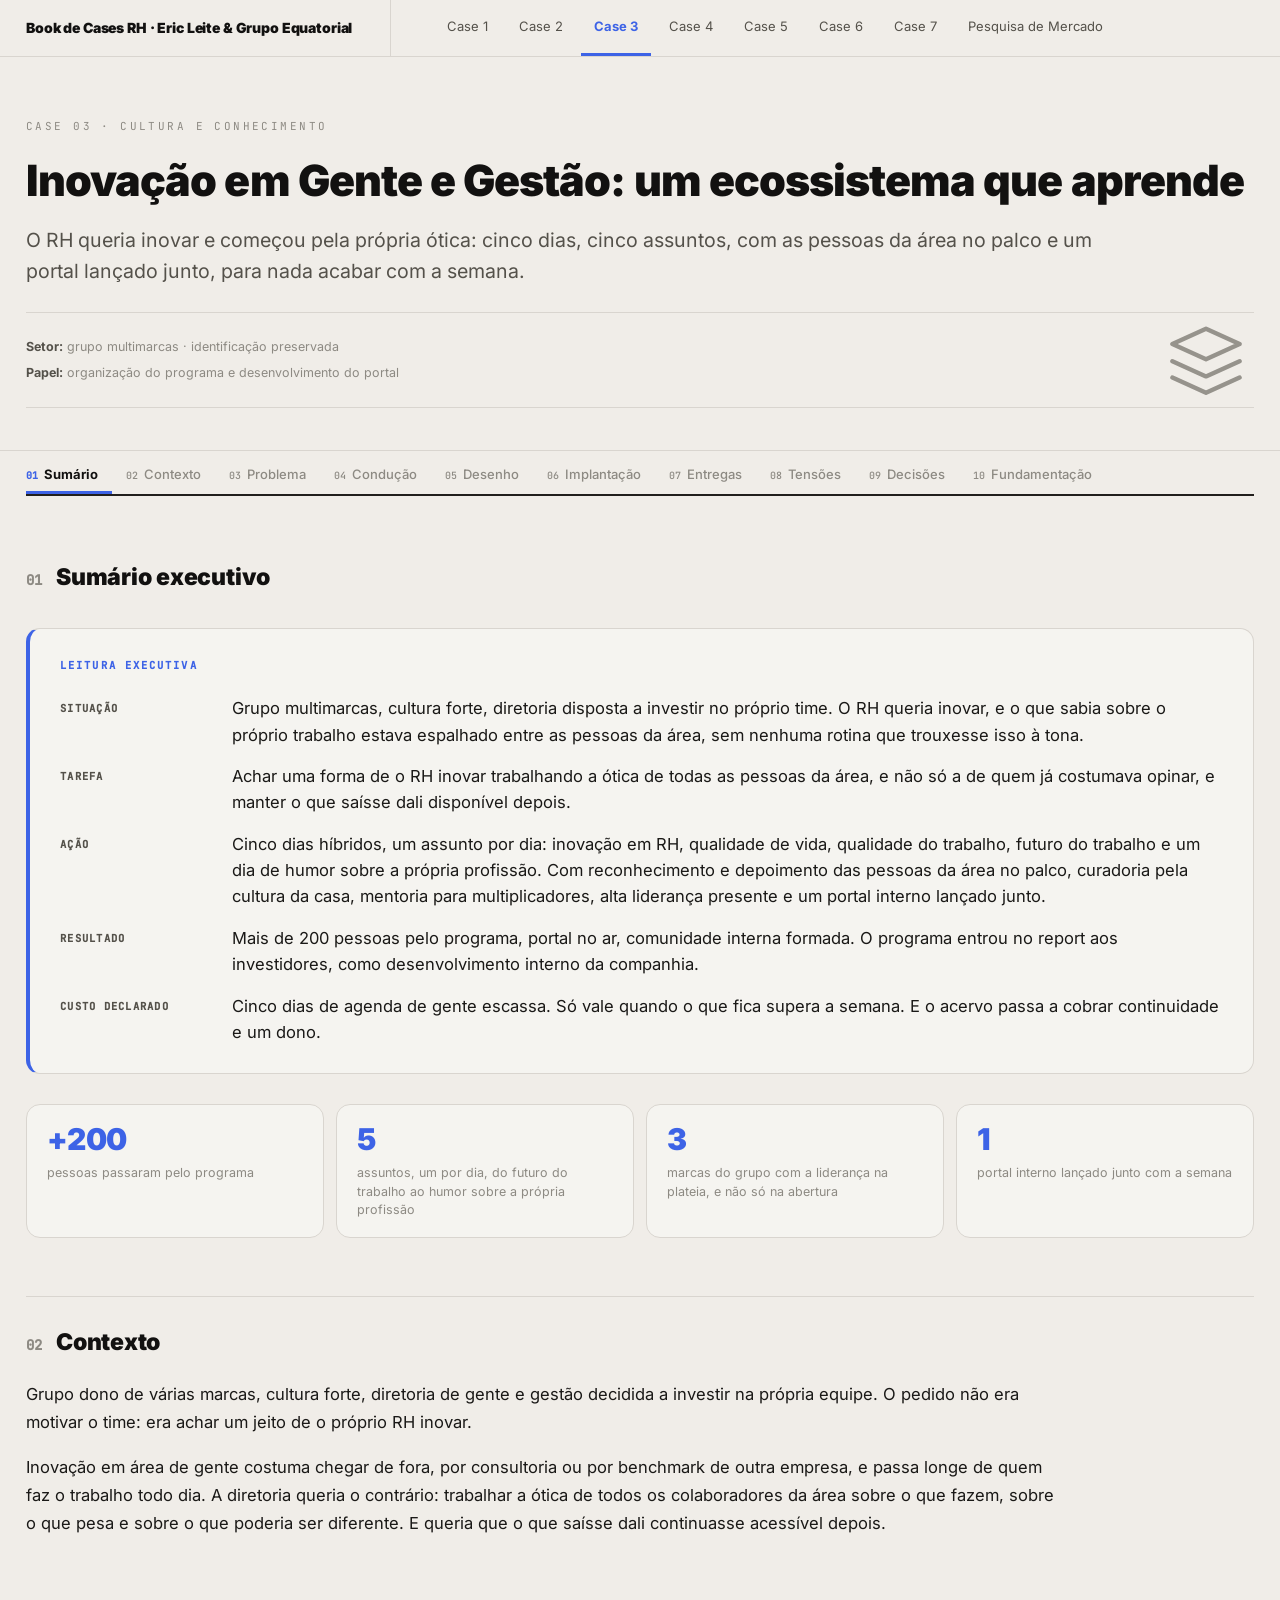
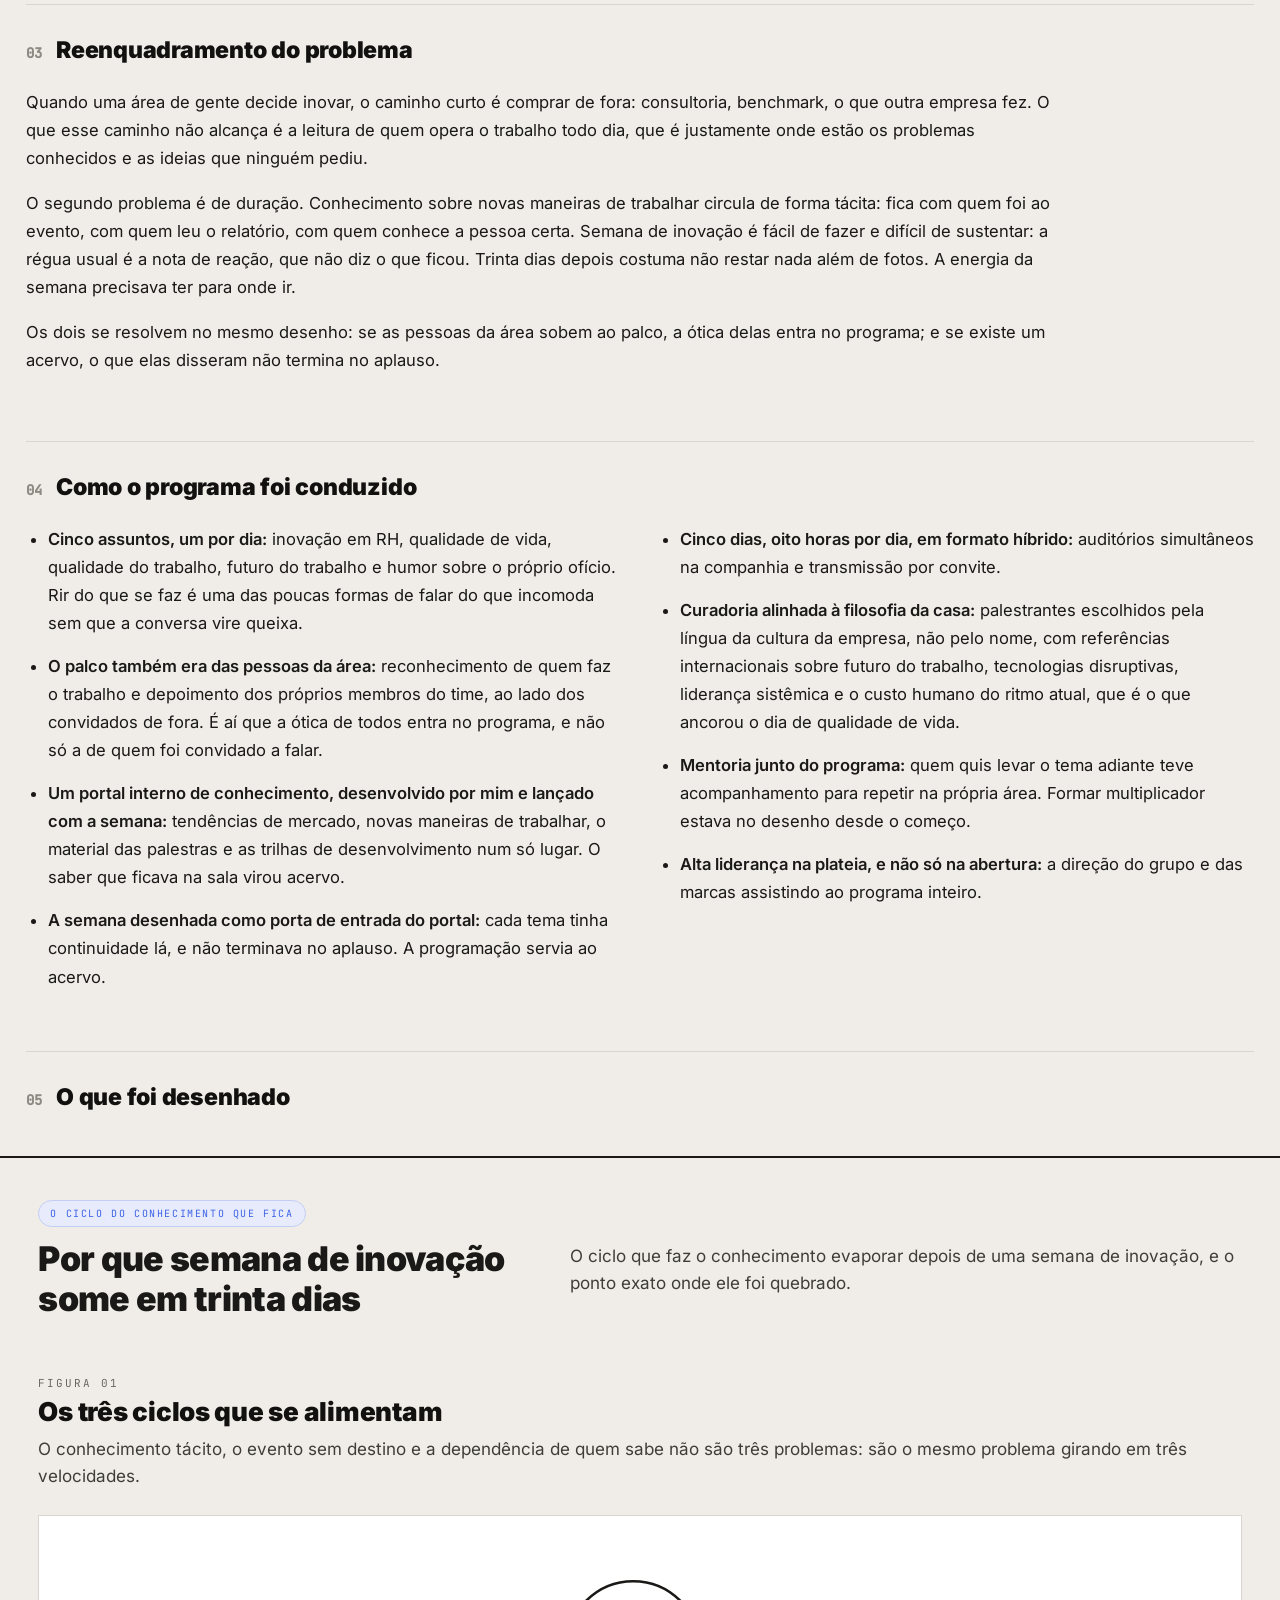
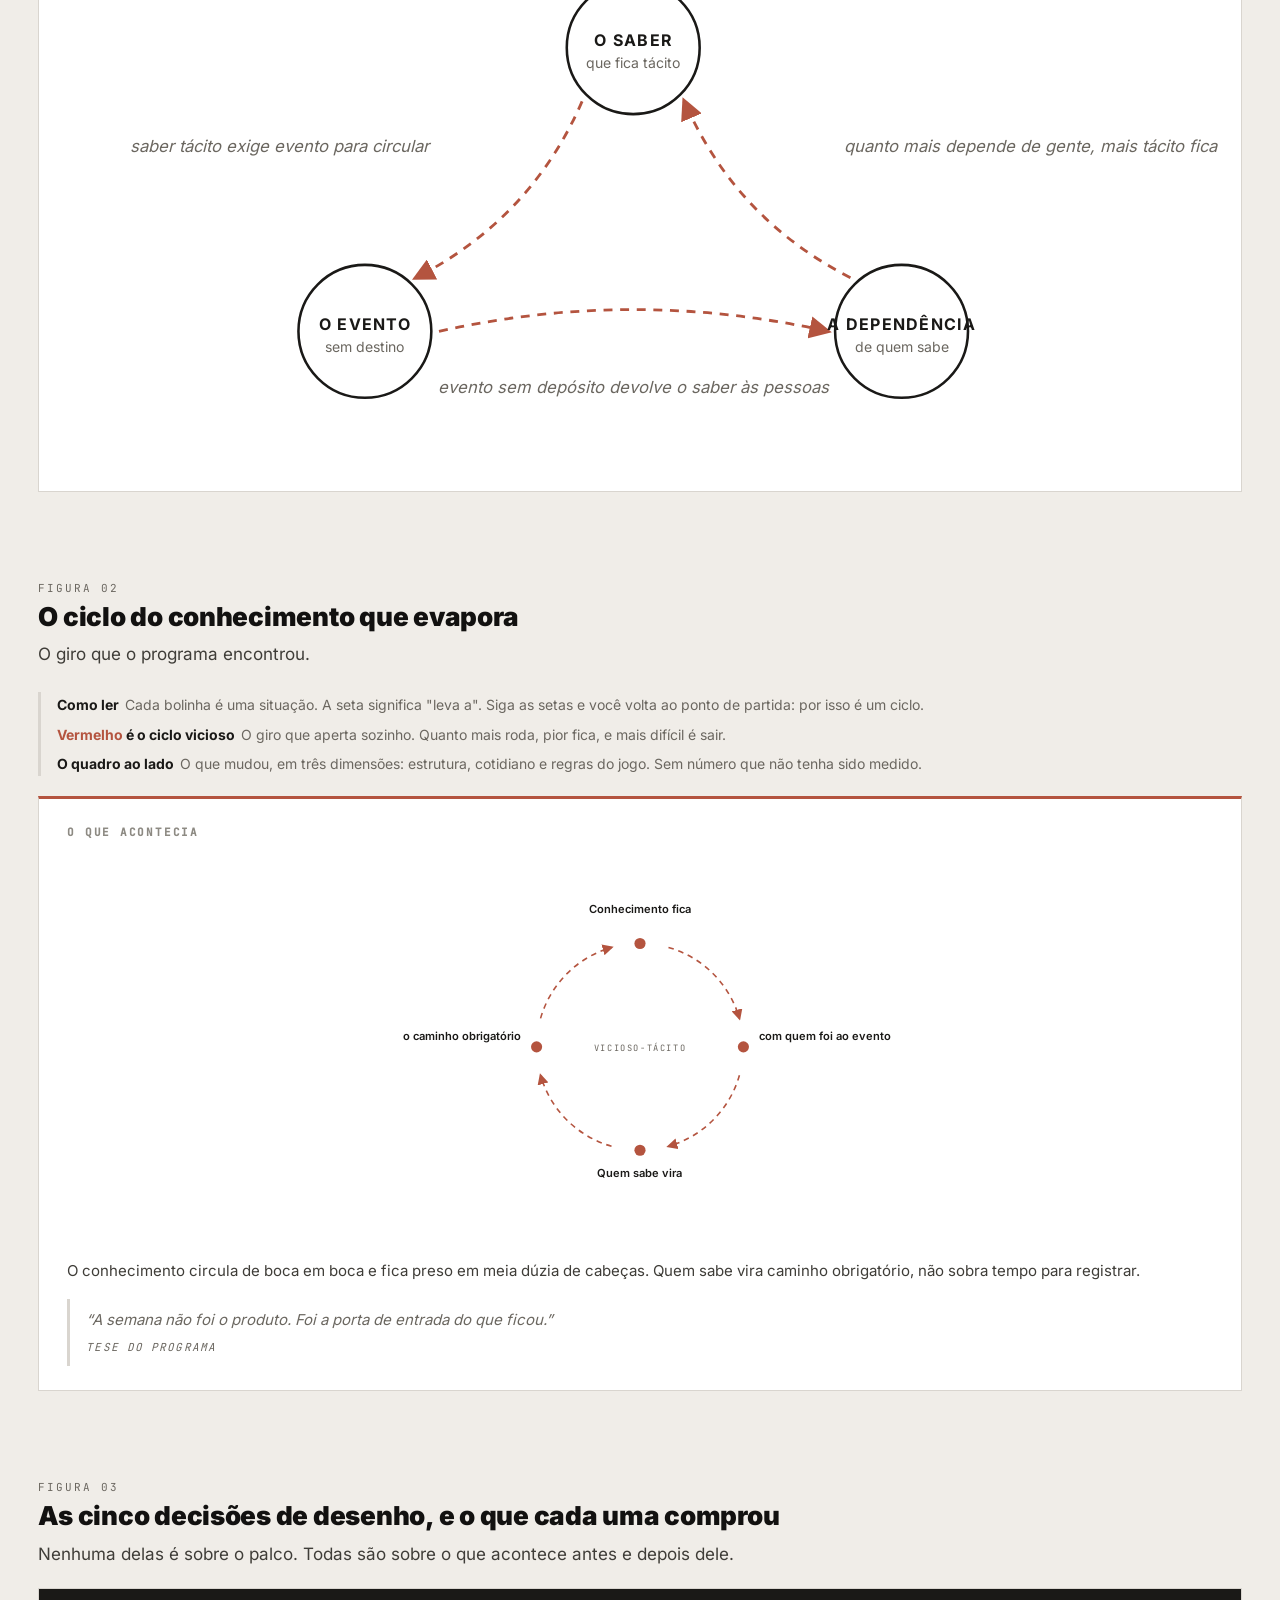
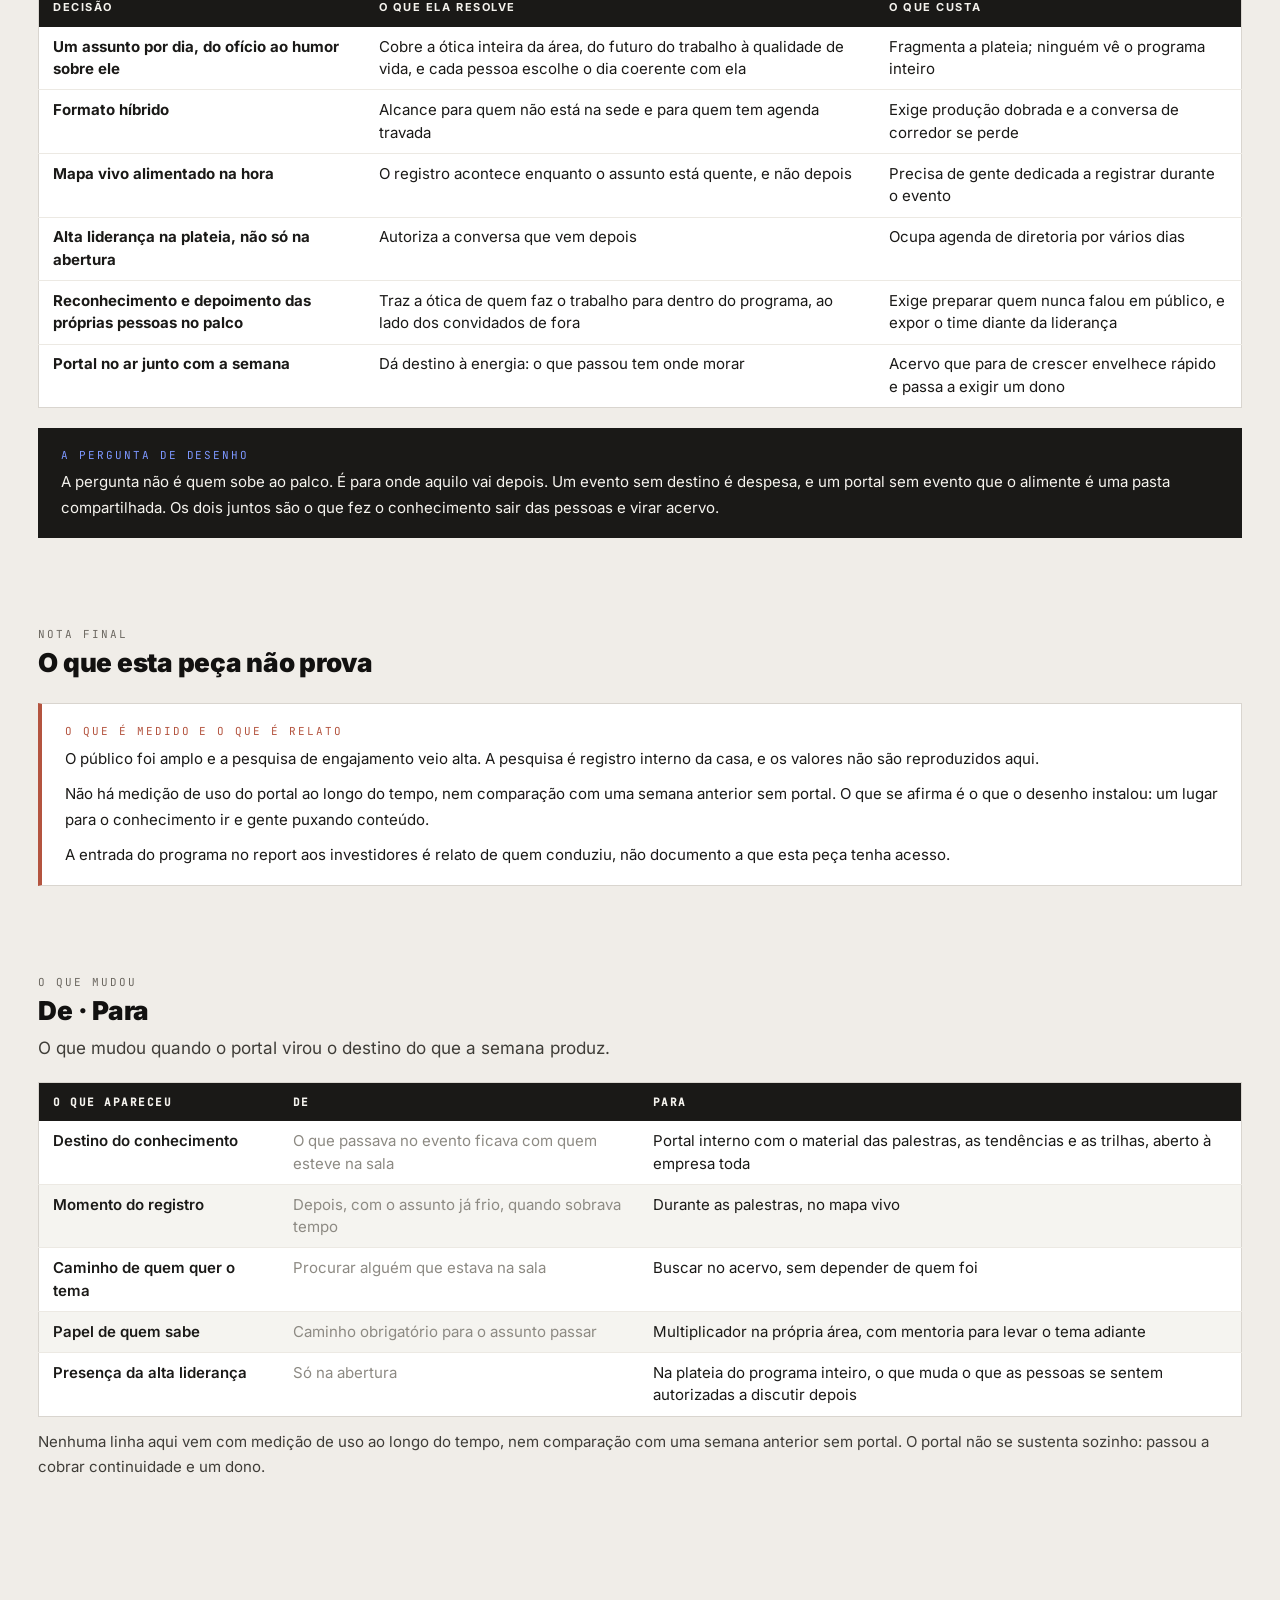
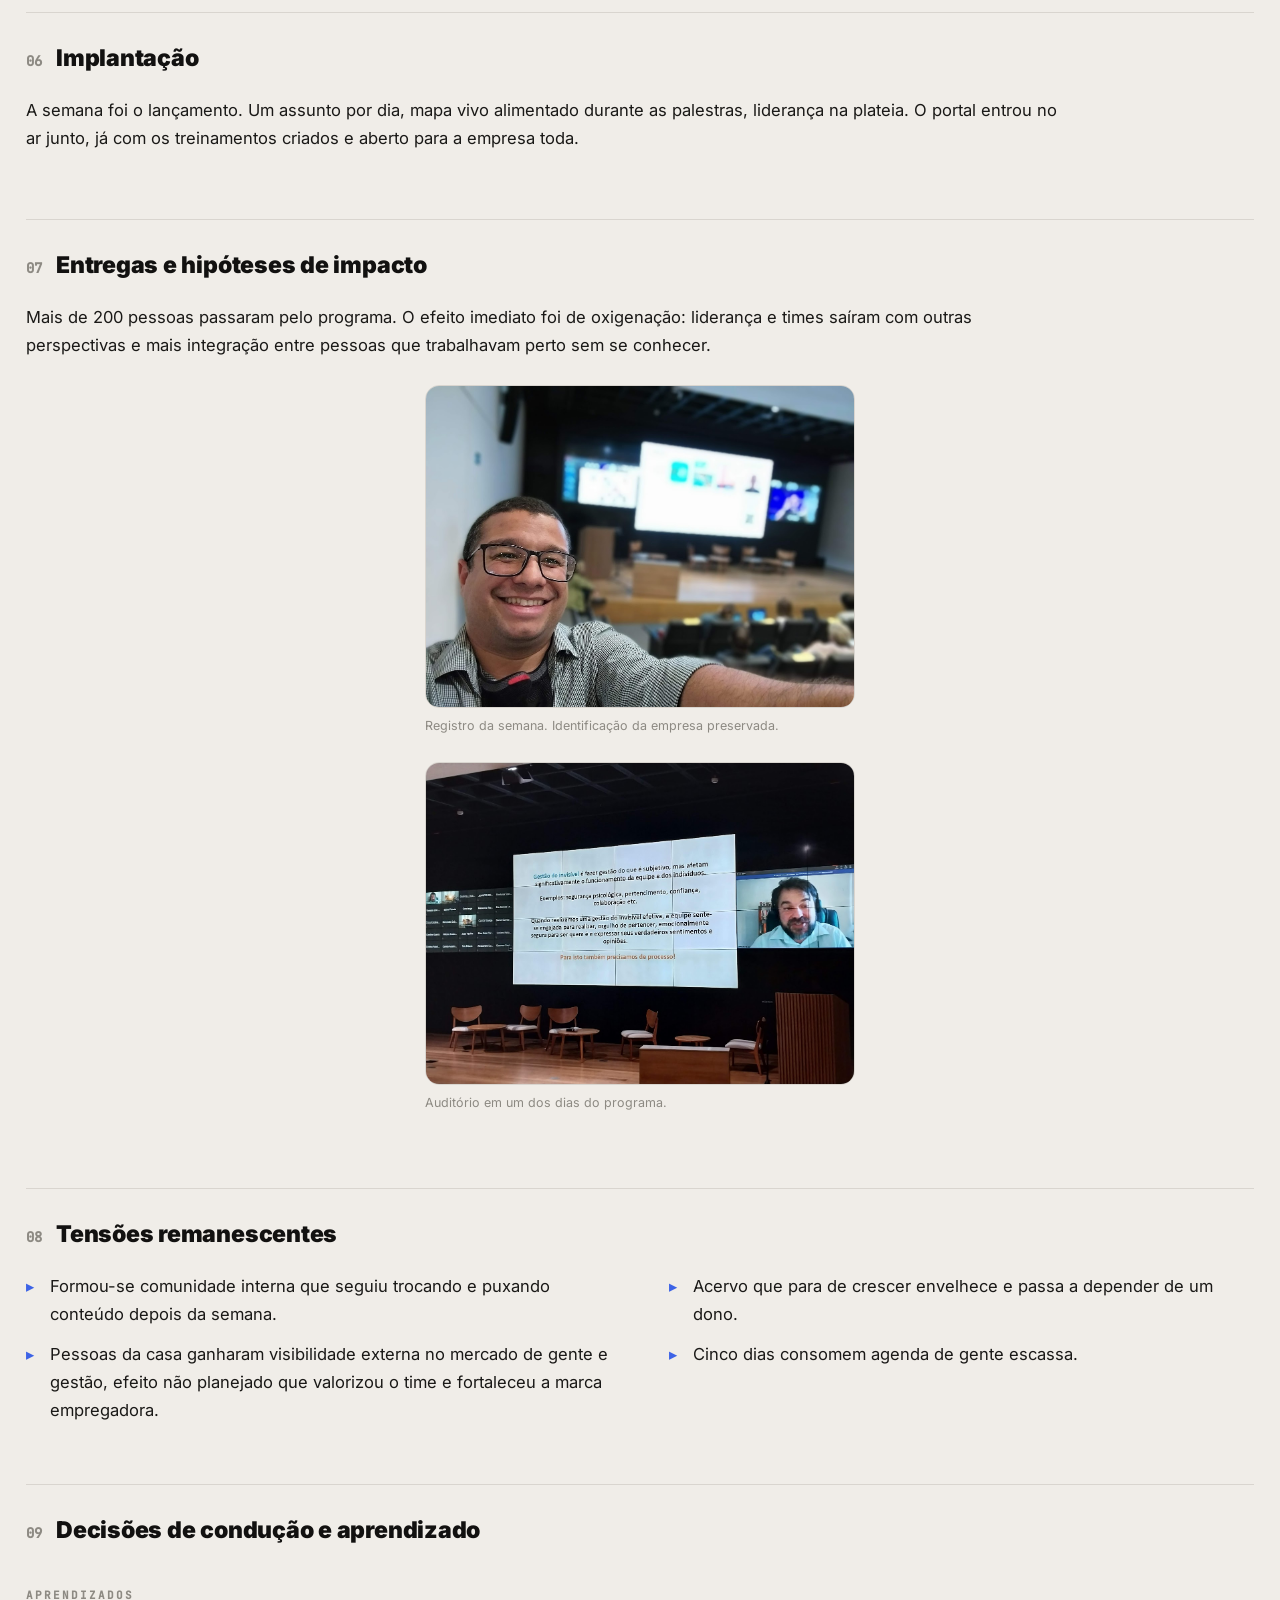
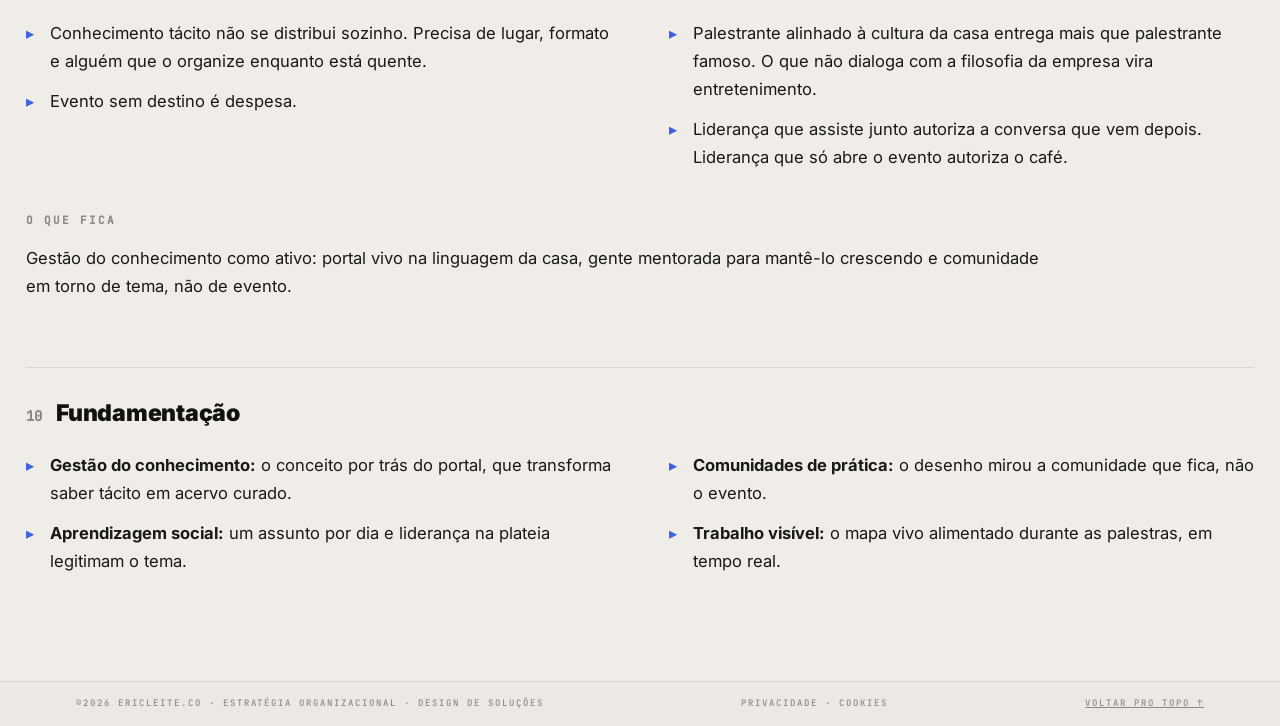
<file: equatorial/case-03.html>
<!doctype html>
<html lang="pt-BR">
<head>
<meta charset="utf-8">
<meta name="viewport" content="width=device-width, initial-scale=1">
<title>Case 03 &middot; Inovação em Gente e Gestão: um ecossistema que aprende</title>
<link rel="stylesheet" href="assets/book.css?v=202608191510">
<link rel="stylesheet" href="assets/artefato.css?v=202608191510">
</head>
<body>

<div class="hero"><div class="shell">
  <p class="kicker">Case 03 · Cultura e conhecimento</p>
  <h1>Inova&ccedil;&atilde;o em Gente e Gest&atilde;o: um ecossistema que aprende</h1>
  <p class="standfirst">O RH queria inovar e começou pela própria ótica: cinco dias, cinco assuntos,
    com as pessoas da área no palco e um portal lançado junto, para nada acabar com a semana.</p>
  <p class="facts">
    <span><b>Setor:</b> grupo multimarcas · identificação preservada</span>
    <span><b>Papel:</b> organização do programa e desenvolvimento do portal</span>
    <svg class="fpic" viewBox="0 0 24 24" aria-hidden="true"><path d="M3.6 8 12 4.2 20.4 8 12 11.8z"/><path d="M3.6 12.3 12 16.1l8.4-3.8"/><path d="M3.6 16.4 12 20.2l8.4-3.8"/></svg>
  </p>
</div></div>

<div class="shell">

  <!--PANE:p-01:Sumário-->
<section class="pane" id="p-01" data-aba="Sumário">

  <div class="ph"><span class="phn">01</span><span class="pht">Sumário executivo</span></div>







  <div class="exec">
    <p class="eh">Leitura executiva</p>
    <dl>
      <dt>Situação</dt>
      <dd>Grupo multimarcas, cultura forte, diretoria disposta a investir no próprio time. O RH
        queria inovar, e o que sabia sobre o próprio trabalho estava espalhado entre as pessoas da
        área, sem nenhuma rotina que trouxesse isso à tona.</dd>
      <dt>Tarefa</dt>
      <dd>Achar uma forma de o RH inovar trabalhando a ótica de todas as pessoas da área, e não
        só a de quem já costumava opinar, e manter o que saísse dali disponível depois.</dd>
      <dt>Ação</dt>
      <dd>Cinco dias híbridos, um assunto por dia: inovação em RH, qualidade de vida, qualidade do
        trabalho, futuro do trabalho e um dia de humor sobre a própria profissão. Com reconhecimento
        e depoimento das pessoas da área no palco, curadoria pela cultura da casa, mentoria para
        multiplicadores, alta liderança presente e um portal interno lançado junto.</dd>
      <dt>Resultado</dt>
      <dd>Mais de 200 pessoas pelo programa, portal no ar, comunidade interna formada. O programa
        entrou no report aos investidores, como desenvolvimento interno da companhia.</dd>
      <dt>Custo declarado</dt>
      <dd>Cinco dias de agenda de gente escassa. Só vale quando o que fica supera a semana. E o
        acervo passa a cobrar continuidade e um dono.</dd>
    </dl>
  </div>

  <div class="stats">
    <div class="stat"><div class="sv">+200</div><div class="sl">pessoas passaram pelo programa</div></div>
    <div class="stat"><div class="sv">5</div><div class="sl">assuntos, um por dia, do futuro do trabalho ao humor sobre a própria profissão</div></div>
    <div class="stat"><div class="sv">3</div><div class="sl">marcas do grupo com a liderança na plateia, e não só na abertura</div></div>
    <div class="stat"><div class="sv">1</div><div class="sl">portal interno lançado junto com a semana</div></div>
  </div>


  </section><!--/PANE-->
<!--PANE:p-02:Contexto-->
<section class="pane" id="p-02" data-aba="Contexto">

  <div class="ph"><span class="phn">02</span><span class="pht">Contexto</span></div>
<p>Grupo dono de várias marcas, cultura forte, diretoria de gente e gestão decidida a investir
    na própria equipe. O pedido não era motivar o time: era achar um jeito de o próprio RH inovar.</p>

  <p>Inovação em área de gente costuma chegar de fora, por consultoria ou por benchmark de outra
    empresa, e passa longe de quem faz o trabalho todo dia. A diretoria queria o contrário: trabalhar
    a ótica de todos os colaboradores da área sobre o que fazem, sobre o que pesa e sobre o que
    poderia ser diferente. E queria que o que saísse dali continuasse acessível depois.</p>


  </section><!--/PANE-->
<!--PANE:p-03:Problema-->
<section class="pane" id="p-03" data-aba="Problema">

  <div class="ph"><span class="phn">03</span><span class="pht">Reenquadramento do problema</span></div>
<p>Quando uma área de gente decide inovar, o caminho curto é comprar de fora: consultoria,
    benchmark, o que outra empresa fez. O que esse caminho não alcança é a leitura de quem opera o
    trabalho todo dia, que é justamente onde estão os problemas conhecidos e as ideias que ninguém
    pediu.</p>

  <p>O segundo problema é de duração. Conhecimento sobre novas maneiras de trabalhar circula de
    forma tácita: fica com quem foi ao evento, com quem leu o relatório, com quem conhece a pessoa
    certa. Semana de inovação é fácil de fazer e difícil de sustentar: a régua usual é a nota de
    reação, que não diz o que ficou. Trinta dias depois costuma não restar nada além de fotos. A
    energia da semana precisava ter para onde ir.</p>

  <p>Os dois se resolvem no mesmo desenho: se as pessoas da área sobem ao palco, a ótica delas entra
    no programa; e se existe um acervo, o que elas disseram não termina no aplauso.</p>


  </section><!--/PANE-->
<!--PANE:p-04:Condução-->
<section class="pane" id="p-04" data-aba="Condução">

  <div class="ph"><span class="phn">04</span><span class="pht">Como o programa foi conduzido</span></div>
<ul class="inits">
    <li><b>Cinco assuntos, um por dia:</b> inovação em RH, qualidade de vida, qualidade do trabalho,
      futuro do trabalho e humor sobre o próprio ofício. Rir do que se faz é uma das poucas formas de
      falar do que incomoda sem que a conversa vire queixa.</li>
    <li><b>O palco também era das pessoas da área:</b> reconhecimento de quem faz o trabalho e
      depoimento dos próprios membros do time, ao lado dos convidados de fora. É aí que a ótica de
      todos entra no programa, e não só a de quem foi convidado a falar.</li>
    <li><b>Um portal interno de conhecimento, desenvolvido por mim e lançado com a semana:</b>
      tendências de mercado, novas maneiras de trabalhar, o material das palestras e as trilhas de
      desenvolvimento num só lugar. O saber que ficava na sala virou acervo.</li>
    <li><b>A semana desenhada como porta de entrada do portal:</b> cada tema tinha continuidade lá,
      e não terminava no aplauso. A programação servia ao acervo.</li>
    <li><b>Cinco dias, oito horas por dia, em formato híbrido:</b> auditórios simultâneos na
      companhia e transmissão por convite.</li>
    <li><b>Curadoria alinhada à filosofia da casa:</b> palestrantes escolhidos pela língua da cultura
      da empresa, não pelo nome, com referências internacionais sobre futuro do trabalho, tecnologias
      disruptivas, liderança sistêmica e o custo humano do ritmo atual, que é o que ancorou o dia de
      qualidade de vida.</li>
    <li><b>Mentoria junto do programa:</b> quem quis levar o tema adiante teve acompanhamento para
      repetir na própria área. Formar multiplicador estava no desenho desde o começo.</li>
    <li><b>Alta liderança na plateia, e não só na abertura:</b> a direção do grupo e das marcas
      assistindo ao programa inteiro.</li>
  </ul>


  </section><!--/PANE-->
<!--PANE:p-05:Desenho-->
<section class="pane" id="p-05" data-aba="Desenho">

  <div class="ph"><span class="phn">05</span><span class="pht">O que foi desenhado</span></div>






  <!--INLINE:c3:INICIO-->
<div class="artefato">
<div class="wrap">
<p class="pecatag">o ciclo do conhecimento que fica</p>
<div class="pecaintro">
  <p class="peca-h1">Por que semana de inovação some em trinta dias</p>
  <p class="standfirst">O ciclo que faz o conhecimento evaporar depois de uma semana de inovação, e o ponto exato onde ele foi quebrado.</p>
  </div>

  <section>
    <span class="cota">figura 01</span>

<h2>Os três ciclos que se alimentam</h2>
    <p class="standfirst">O conhecimento tácito, o evento sem destino e a dependência de quem sabe não são três problemas: são o mesmo problema girando em três velocidades.</p>
    <div class="meta-fig">
      <svg viewBox="-80 0 890 400" xmlns="http://www.w3.org/2000/svg" role="img" aria-label="três ciclos que se alimentam">
        <defs><marker id="c3-c3m" viewBox="0 0 10 10" refX="8" refY="5" markerWidth="8" markerHeight="8" orient="auto-start-reverse"><path d="M0 0 L10 5 L0 10 z" fill="#b4543f"/></marker></defs>
        <path d="M320 120 Q 280 212 190 258" fill="none" stroke="#b4543f" stroke-width="2.2" marker-end="url(#c3-c3m)"/>
        <text x="200" y="160" text-anchor="end" font-size="13" font-style="italic" fill="#6b6760">saber tácito exige evento para circular</text>
        <path d="M208 300 Q 360 266 512 300" fill="none" stroke="#b4543f" stroke-width="2.2" marker-end="url(#c3-c3m)"/>
        <text x="360" y="348" text-anchor="middle" font-size="13" font-style="italic" fill="#6b6760">evento sem depósito devolve o saber às pessoas</text>
        <path d="M530 258 Q 440 212 400 120" fill="none" stroke="#b4543f" stroke-width="2.2" marker-end="url(#c3-c3m)"/>
        <text x="525" y="160" text-anchor="start" font-size="13" font-style="italic" fill="#6b6760">quanto mais depende de gente, mais tácito fica</text>
        <circle cx="360" cy="78" r="52" fill="none" stroke="#1a1917" stroke-width="2"/>
        <text x="360" y="77" text-anchor="middle" font-size="12.5" font-weight="700" letter-spacing="1" fill="#1a1917">O SABER</text>
        <text x="360" y="94" text-anchor="middle" font-size="11" fill="#6b6760">que fica tácito</text>
        <circle cx="150" cy="300" r="52" fill="none" stroke="#1a1917" stroke-width="2"/>
        <text x="150" y="299" text-anchor="middle" font-size="12.5" font-weight="700" letter-spacing="1" fill="#1a1917">O EVENTO</text>
        <text x="150" y="316" text-anchor="middle" font-size="11" fill="#6b6760">sem destino</text>
        <circle cx="570" cy="300" r="52" fill="none" stroke="#1a1917" stroke-width="2"/>
        <text x="570" y="299" text-anchor="middle" font-size="12.5" font-weight="700" letter-spacing="1" fill="#1a1917">A DEPENDÊNCIA</text>
        <text x="570" y="316" text-anchor="middle" font-size="11" fill="#6b6760">de quem sabe</text>
        </svg>
    </div>
  </section>

  <section>
    <span class="cota">figura 02</span>

<h2>O ciclo do conhecimento que evapora</h2>
    <p class="standfirst">O giro que o programa encontrou.</p>
  <div class="como-ler">
    <div><strong>Como ler</strong>Cada bolinha é uma situação. A seta significa "leva a". Siga as
    setas e você volta ao ponto de partida: por isso é um ciclo.</div>
    <div><strong><span class="selo-antes">Vermelho</span> é o ciclo vicioso</strong>O giro que aperta
    sozinho. Quanto mais roda, pior fica, e mais difícil é sair.</div>
    <div><strong>O quadro ao lado</strong>O que mudou, em tr&ecirc;s dimens&otilde;es: estrutura, cotidiano e regras do jogo. Sem n&uacute;mero que n&atilde;o tenha sido medido.</div>
  </div>
  <div class="par">
      <div class="quadro antes">
        <h3 style="margin-top:0">O que acontecia</h3>
        <svg viewBox="-72 0 704 500" xmlns="http://www.w3.org/2000/svg" role="img" aria-label="vicioso tácito">
          <defs><marker id="c3-c3v" viewBox="0 0 10 10" refX="8" refY="5" markerWidth="7" markerHeight="7" orient="auto-start-reverse"><path d="M0 0 L10 5 L0 10 z" fill="#b4543f"/></marker></defs>
          <path d="M315.8 125.0 A 130 130 0 0 1 405.0 214.2" fill="none" stroke="#b4543f" stroke-width="2" marker-end="url(#c3-c3v)"/>
          <path d="M405.0 285.8 A 130 130 0 0 1 315.8 375.0" fill="none" stroke="#b4543f" stroke-width="2" marker-end="url(#c3-c3v)"/>
          <path d="M244.2 375.0 A 130 130 0 0 1 155.0 285.8" fill="none" stroke="#b4543f" stroke-width="2" marker-end="url(#c3-c3v)"/>
          <path d="M155.0 214.2 A 130 130 0 0 1 244.2 125.0" fill="none" stroke="#b4543f" stroke-width="2" marker-end="url(#c3-c3v)"/>
          <circle cx="280" cy="120" r="7" fill="#b4543f"/>
          <text x="280" y="82" text-anchor="middle" font-size="14" font-weight="600" fill="#1a1917"><tspan x="280" dy="0">Conhecimento fica</tspan></text>
          <circle cx="410" cy="250" r="7" fill="#b4543f"/>
          <text x="430" y="242" text-anchor="start" font-size="14" font-weight="600" fill="#1a1917"><tspan x="430" dy="0">com quem foi ao evento</tspan></text>
          <circle cx="280" cy="380" r="7" fill="#b4543f"/>
          <text x="280" y="414" text-anchor="middle" font-size="14" font-weight="600" fill="#1a1917"><tspan x="280" dy="0">Quem sabe vira</tspan></text>
          <circle cx="150" cy="250" r="7" fill="#b4543f"/>
          <text x="130" y="242" text-anchor="end" font-size="14" font-weight="600" fill="#1a1917"><tspan x="130" dy="0">o caminho obrigatório</tspan></text>
          <text x="280" y="255" text-anchor="middle" font-size="11" letter-spacing="2" fill="#6b6760" font-family="JetBrains Mono, Consolas, monospace">VICIOSO-TÁCITO</text>
          </svg>
        <p class="hist">O conhecimento circula de boca em boca e fica preso em meia dúzia de cabeças. Quem sabe vira caminho obrigatório, não sobra tempo para registrar.</p>
        <p class="fala">&ldquo;A semana não foi o produto. Foi a porta de entrada do que ficou.&rdquo;<br><span class="cota" style="letter-spacing:.1em">tese do programa</span></p>
      </div>
    </div>
  </section>

  <section>
    <span class="cota">figura 03</span>

<h2>As cinco decisões de desenho, e o que cada uma comprou</h2>
    <p class="standfirst">Nenhuma delas é sobre o palco. Todas são sobre o que acontece antes e depois dele.</p>
    <div class="scroll">
    <table class="simples larga">
      <thead><tr><th>Decisão</th><th>O que ela resolve</th><th>O que custa</th></tr></thead>
      <tbody>
        <tr><td class="k">Um assunto por dia, do ofício ao humor sobre ele</td><td>Cobre a ótica inteira da área, do futuro do trabalho à qualidade de vida, e cada pessoa escolhe o dia coerente com ela</td><td>Fragmenta a plateia; ninguém vê o programa inteiro</td></tr>
        <tr><td class="k">Formato híbrido</td><td>Alcance para quem não está na sede e para quem tem agenda travada</td><td>Exige produção dobrada e a conversa de corredor se perde</td></tr>
        <tr><td class="k">Mapa vivo alimentado na hora</td><td>O registro acontece enquanto o assunto está quente, e não depois</td><td>Precisa de gente dedicada a registrar durante o evento</td></tr>
        <tr><td class="k">Alta liderança na plateia, não só na abertura</td><td>Autoriza a conversa que vem depois</td><td>Ocupa agenda de diretoria por vários dias</td></tr>
        <tr><td class="k">Reconhecimento e depoimento das próprias pessoas no palco</td><td>Traz a ótica de quem faz o trabalho para dentro do programa, ao lado dos convidados de fora</td><td>Exige preparar quem nunca falou em público, e expor o time diante da liderança</td></tr>
        <tr><td class="k">Portal no ar junto com a semana</td><td>Dá destino à energia: o que passou tem onde morar</td><td>Acervo que para de crescer envelhece rápido e passa a exigir um dono</td></tr>
        </tbody>
    </table>
    </div>
  </section>

    <div class="alavanca">
      <span class="cota">a pergunta de desenho</span>
      A pergunta não é quem sobe ao palco. É para onde aquilo vai depois. Um evento sem destino é despesa, e um portal sem evento que o alimente é uma pasta compartilhada. Os dois juntos são o que fez o conhecimento sair das pessoas e virar acervo.
    </div>
  <section>
    <span class="cota">nota final</span>

<h2>O que esta peça não prova</h2>
    <div class="aviso">
      <span class="cota">o que é medido e o que é relato</span>
      <p>O público foi amplo e a pesquisa de engajamento veio alta. A pesquisa é registro interno da casa, e os valores não são reproduzidos aqui.</p>
      <p>Não há medição de uso do portal ao longo do tempo, nem comparação com uma semana anterior sem portal. O que se afirma é o que o desenho instalou: um lugar para o conhecimento ir e gente puxando conteúdo.</p>
      <p>A entrada do programa no report aos investidores é relato de quem conduziu, não documento a que esta peça tenha acesso.</p>
    </div>
  </section>


  <section><span class="cota">o que mudou</span><h2>De &middot; Para</h2><p class="standfirst">O que mudou quando o portal virou o destino do que a semana produz.</p><div class="tablescroll"><table class="cmp"><thead><tr><th>O que apareceu</th><th>De</th><th>Para</th></tr></thead><tbody>
      <tr><td>Destino do conhecimento</td><td class="was">O que passava no evento ficava com quem esteve na sala</td><td class="now">Portal interno com o material das palestras, as tendências e as trilhas, aberto à empresa toda</td></tr>
      <tr><td>Momento do registro</td><td class="was">Depois, com o assunto já frio, quando sobrava tempo</td><td class="now">Durante as palestras, no mapa vivo</td></tr>
      <tr><td>Caminho de quem quer o tema</td><td class="was">Procurar alguém que estava na sala</td><td class="now">Buscar no acervo, sem depender de quem foi</td></tr>
      <tr><td>Papel de quem sabe</td><td class="was">Caminho obrigatório para o assunto passar</td><td class="now">Multiplicador na própria área, com mentoria para levar o tema adiante</td></tr>
      <tr><td>Presença da alta liderança</td><td class="was">Só na abertura</td><td class="now">Na plateia do programa inteiro, o que muda o que as pessoas se sentem autorizadas a discutir depois</td></tr>
      </tbody></table></div><p class="hist">Nenhuma linha aqui vem com medição de uso ao longo do tempo, nem comparação com uma semana anterior sem portal. O portal não se sustenta sozinho: passou a cobrar continuidade e um dono.</p></section>

</div>
</div>
<!--INLINE:c3:FIM-->


  </section><!--/PANE-->
<!--PANE:p-06:Implantação-->
<section class="pane" id="p-06" data-aba="Implantação">

  <div class="ph"><span class="phn">06</span><span class="pht">Implantação</span></div>
  <p>A semana foi o lançamento. Um assunto por dia, mapa vivo alimentado durante as
    palestras, liderança na plateia. O portal entrou no ar junto, já com os treinamentos criados e
    aberto para a empresa toda.</p>


  </section><!--/PANE-->
<!--PANE:p-07:Entregas-->
<section class="pane" id="p-07" data-aba="Entregas">

  <div class="ph"><span class="phn">07</span><span class="pht">Entregas e hipóteses de impacto</span></div>
<p>Mais de 200 pessoas passaram pelo programa. O efeito imediato foi de oxigenação: liderança e
    times saíram com outras perspectivas e mais integração entre pessoas que trabalhavam perto sem
    se conhecer.</p>

  <figure>
    <img src="Case/case%203%20-%20semana%20da%20inova%C3%A7%C3%A3o%20em%20Gente%20e%20Gest%C3%A3o/01_Estudo%20do%20caso%20(publicavel)/fotos/20220704_134942.jpg" alt="Registro da Semana da Inovação">
    <figcaption>Registro da semana. Identificação da empresa preservada.</figcaption>
  </figure>
  <figure>
    <img src="Case/case%203%20-%20semana%20da%20inova%C3%A7%C3%A3o%20em%20Gente%20e%20Gest%C3%A3o/01_Estudo%20do%20caso%20(publicavel)/fotos/20220705_160159.jpg" alt="Registro da Semana da Inovação">
    <figcaption>Auditório em um dos dias do programa.</figcaption>
  </figure>


  </section><!--/PANE-->
<!--PANE:p-08:Tensões-->
<section class="pane" id="p-08" data-aba="Tensões">

  <div class="ph"><span class="phn">08</span><span class="pht">Tensões remanescentes</span></div>
<ul class="arrow">
    <li>Formou-se comunidade interna que seguiu trocando e puxando conteúdo depois da semana.</li>
    <li>Pessoas da casa ganharam visibilidade externa no mercado de gente e gestão, efeito não
      planejado que valorizou o time e fortaleceu a marca empregadora.</li>
    <li>Acervo que para de crescer envelhece e passa a depender de um dono.</li>
    <li>Cinco dias consomem agenda de gente escassa.</li>
  </ul>


  </section><!--/PANE-->
<!--PANE:p-09:Decisões-->
<section class="pane" id="p-09" data-aba="Decisões">

  <div class="ph"><span class="phn">09</span><span class="pht">Decisões de condução e aprendizado</span></div>







  <h3>Aprendizados</h3>
  <ul class="arrow">
    <li>Conhecimento tácito não se distribui sozinho. Precisa de lugar, formato e alguém que o
      organize enquanto está quente.</li>
    <li>Evento sem destino é despesa.</li>
    <li>Palestrante alinhado à cultura da casa entrega mais que palestrante famoso. O que não
      dialoga com a filosofia da empresa vira entretenimento.</li>
    <li>Liderança que assiste junto autoriza a conversa que vem depois. Liderança que só abre o
      evento autoriza o café.</li>
  </ul>

<h3>O que fica</h3>
  <p>Gestão do conhecimento como ativo: portal vivo na linguagem da casa, gente mentorada para
    mantê-lo crescendo e comunidade em torno de tema, não de evento.</p>


  </section><!--/PANE-->
<!--PANE:p-10:Fundamentação-->
<section class="pane" id="p-10" data-aba="Fundamentação">

  <div class="ph"><span class="phn">10</span><span class="pht">Fundamentação</span></div>
  <ul class="arrow">
    <li><b>Gestão do conhecimento:</b> o conceito por trás do portal, que transforma saber tácito em
      acervo curado.</li>
    <li><b>Aprendizagem social:</b> um assunto por dia e liderança na plateia legitimam o tema.</li>
    <li><b>Comunidades de prática:</b> o desenho mirou a comunidade que fica, não o evento.</li>
    <li><b>Trabalho visível:</b> o mapa vivo alimentado durante as palestras, em tempo real.</li>
  </ul>


  </section><!--/PANE-->
<!--PANE:FIM-->

</div>

<script src="assets/nav.js?v=202608191510"></script>
<script src="assets/abas.js?v=202608191510"></script>
</body>
</html>
</file>
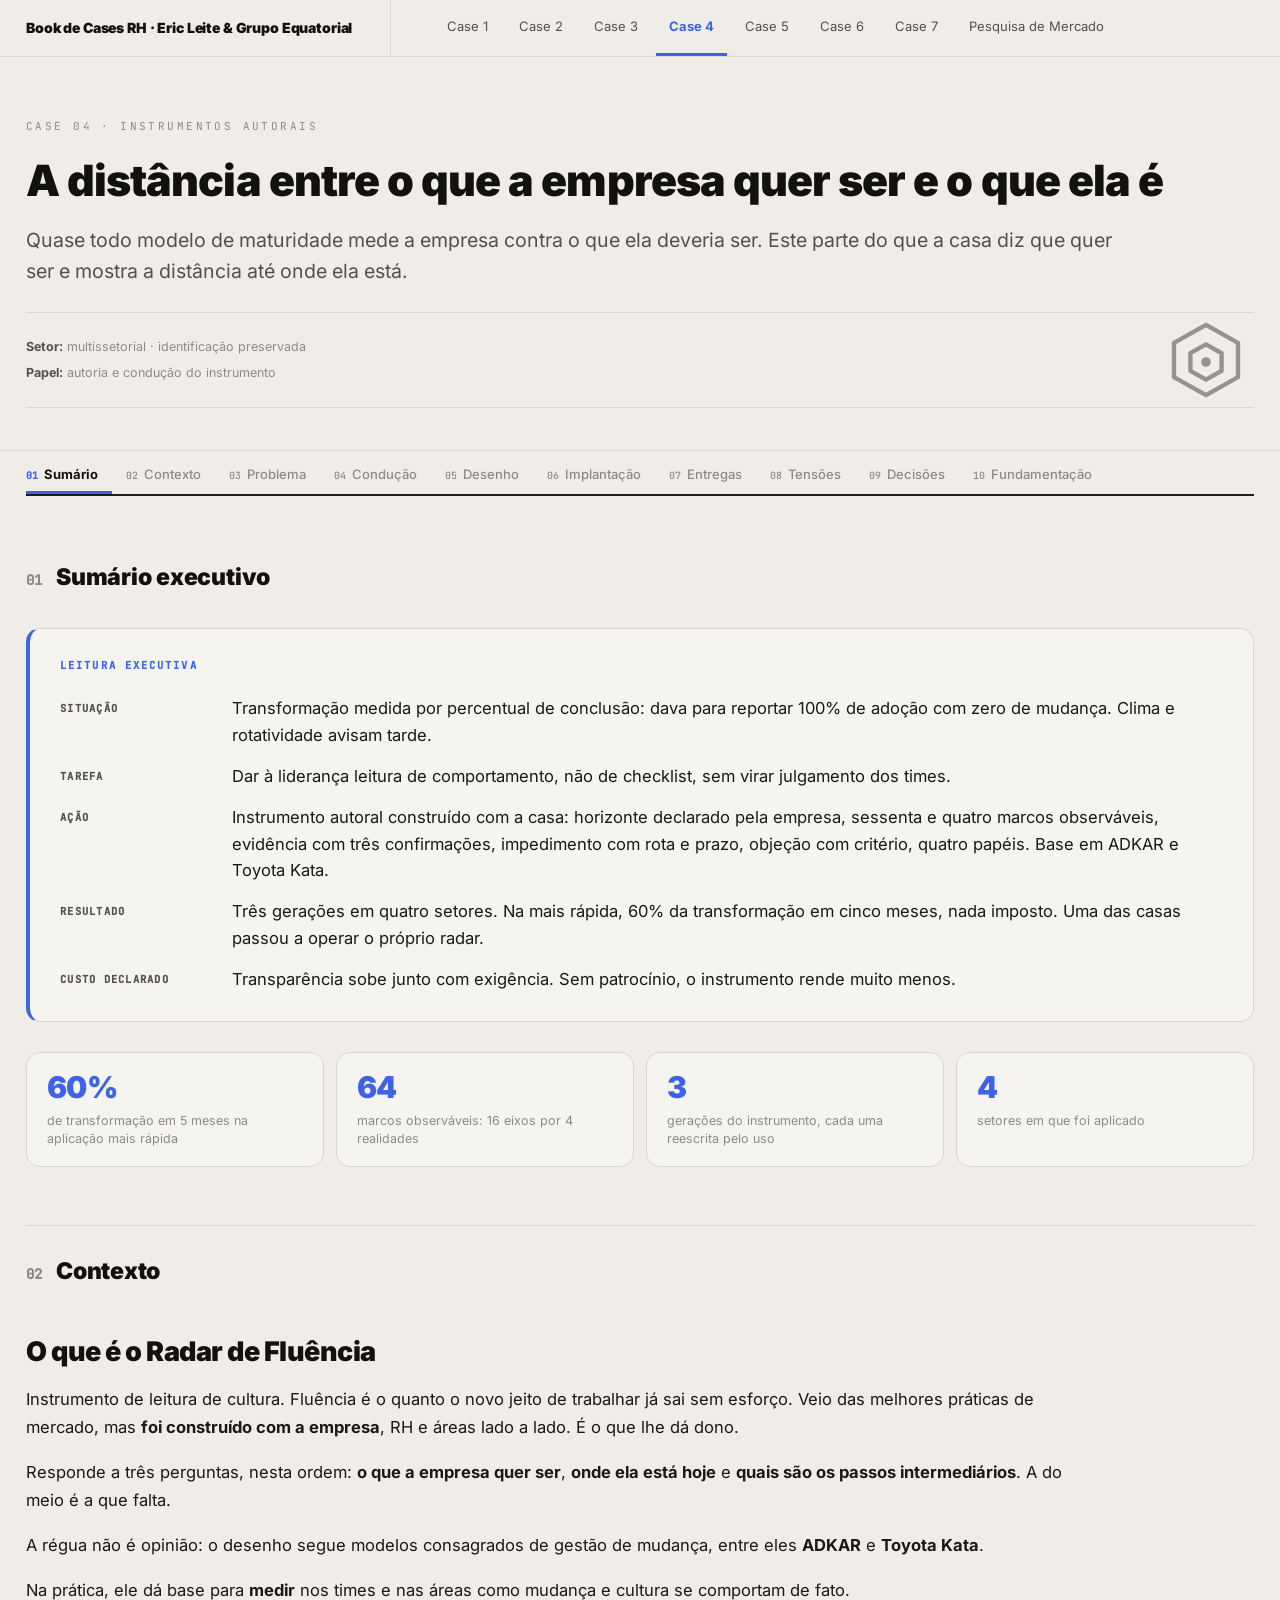
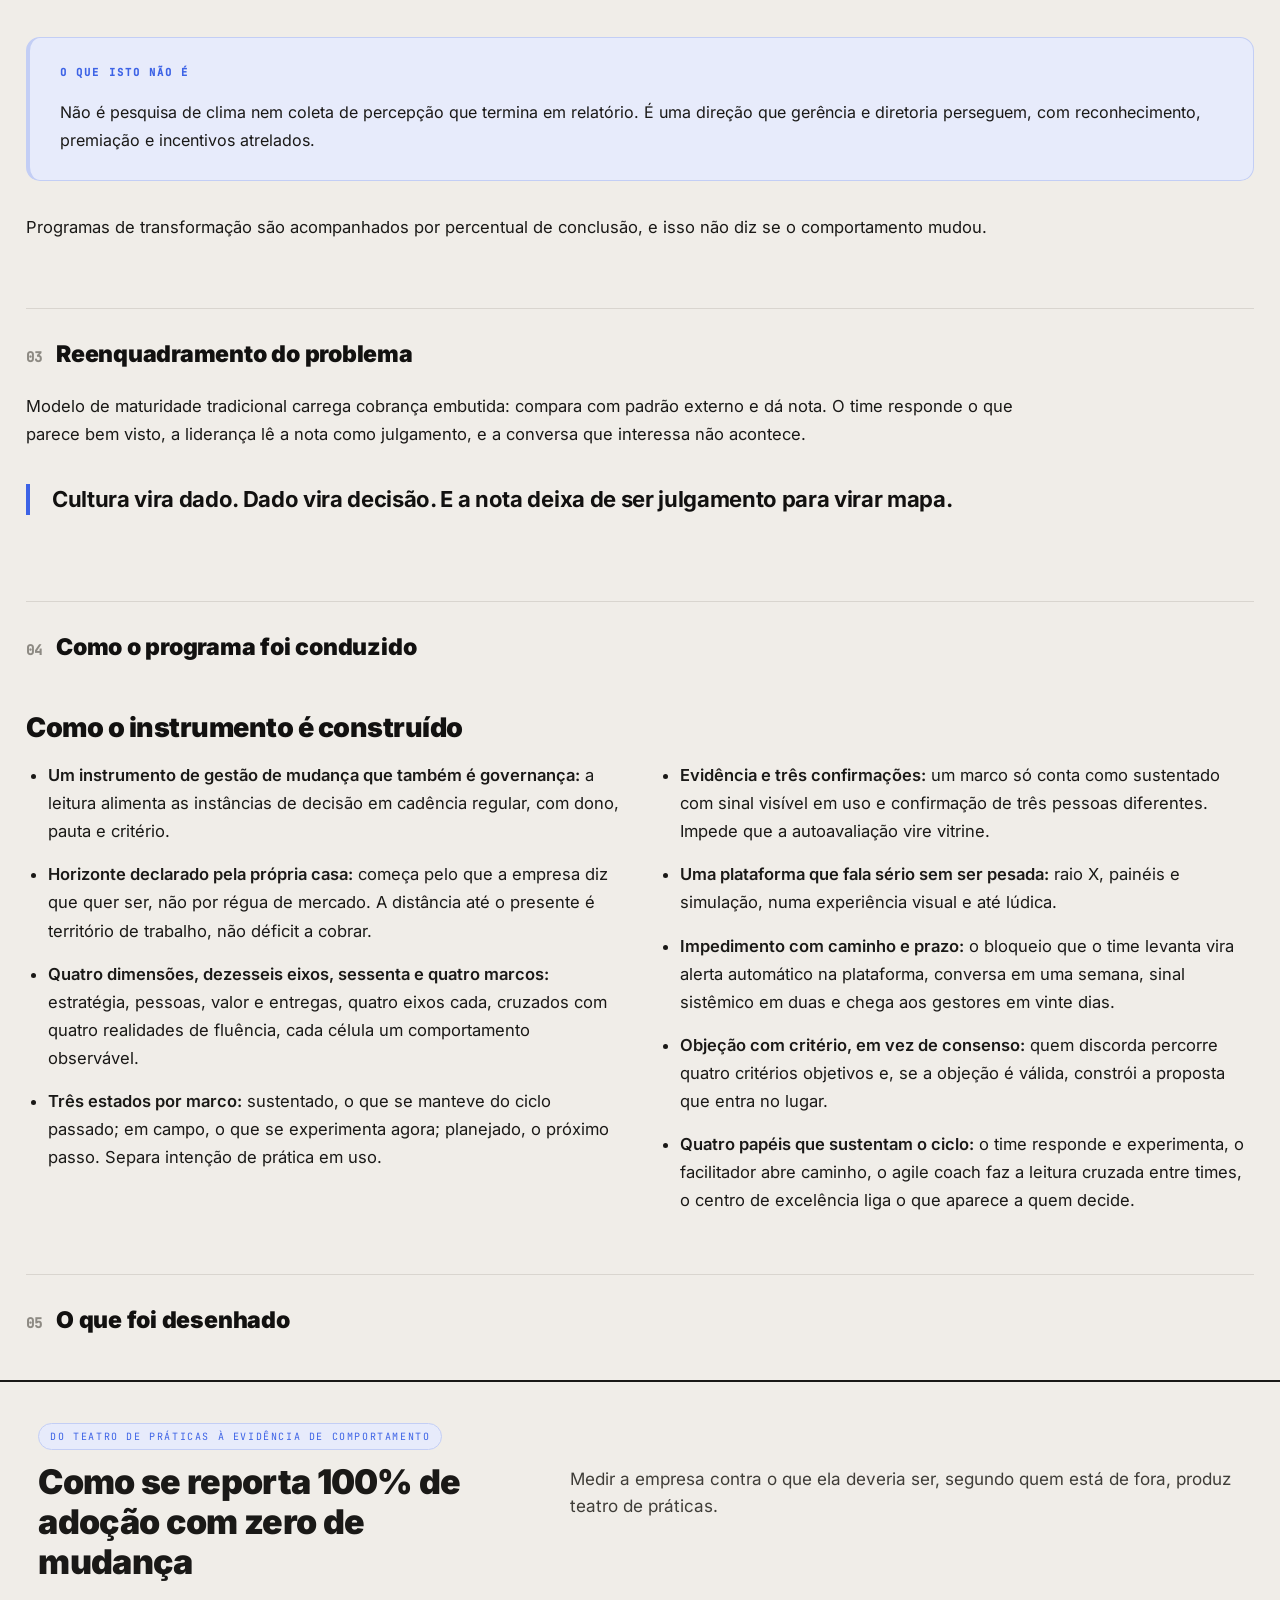
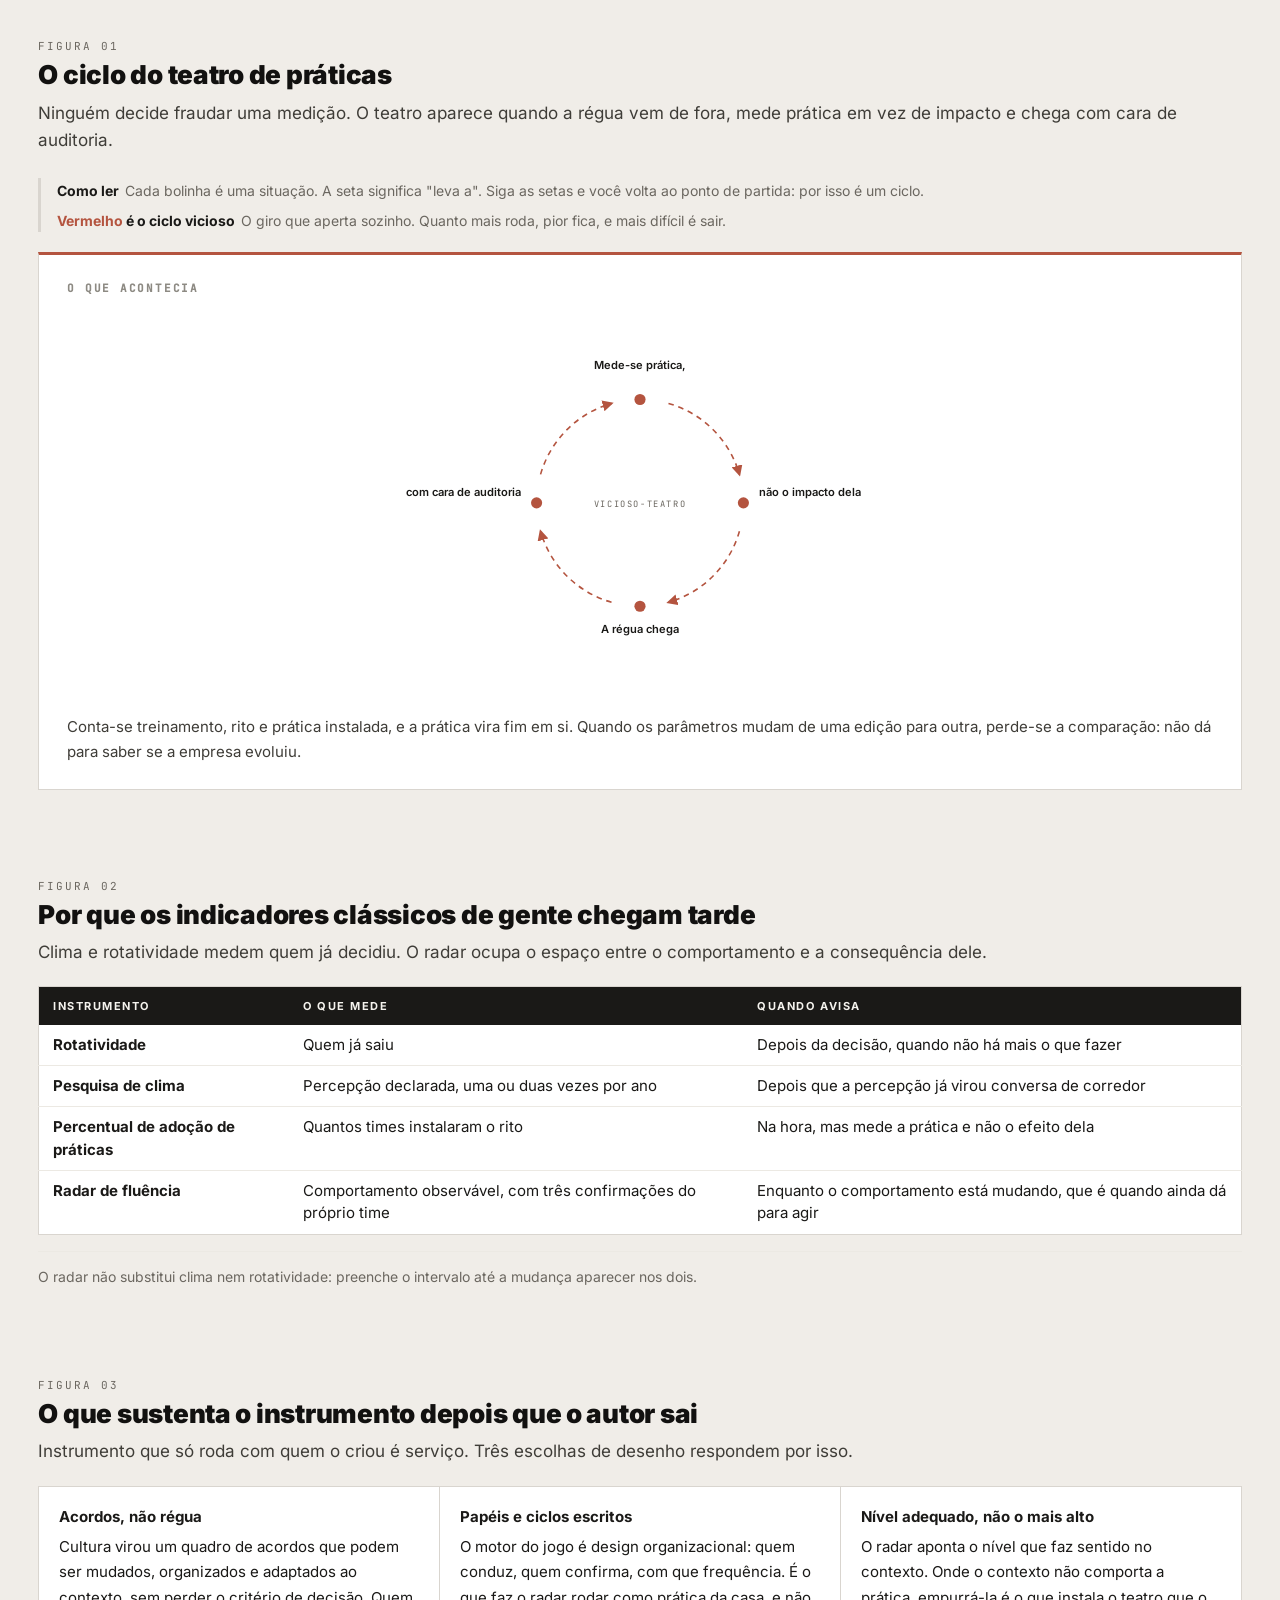
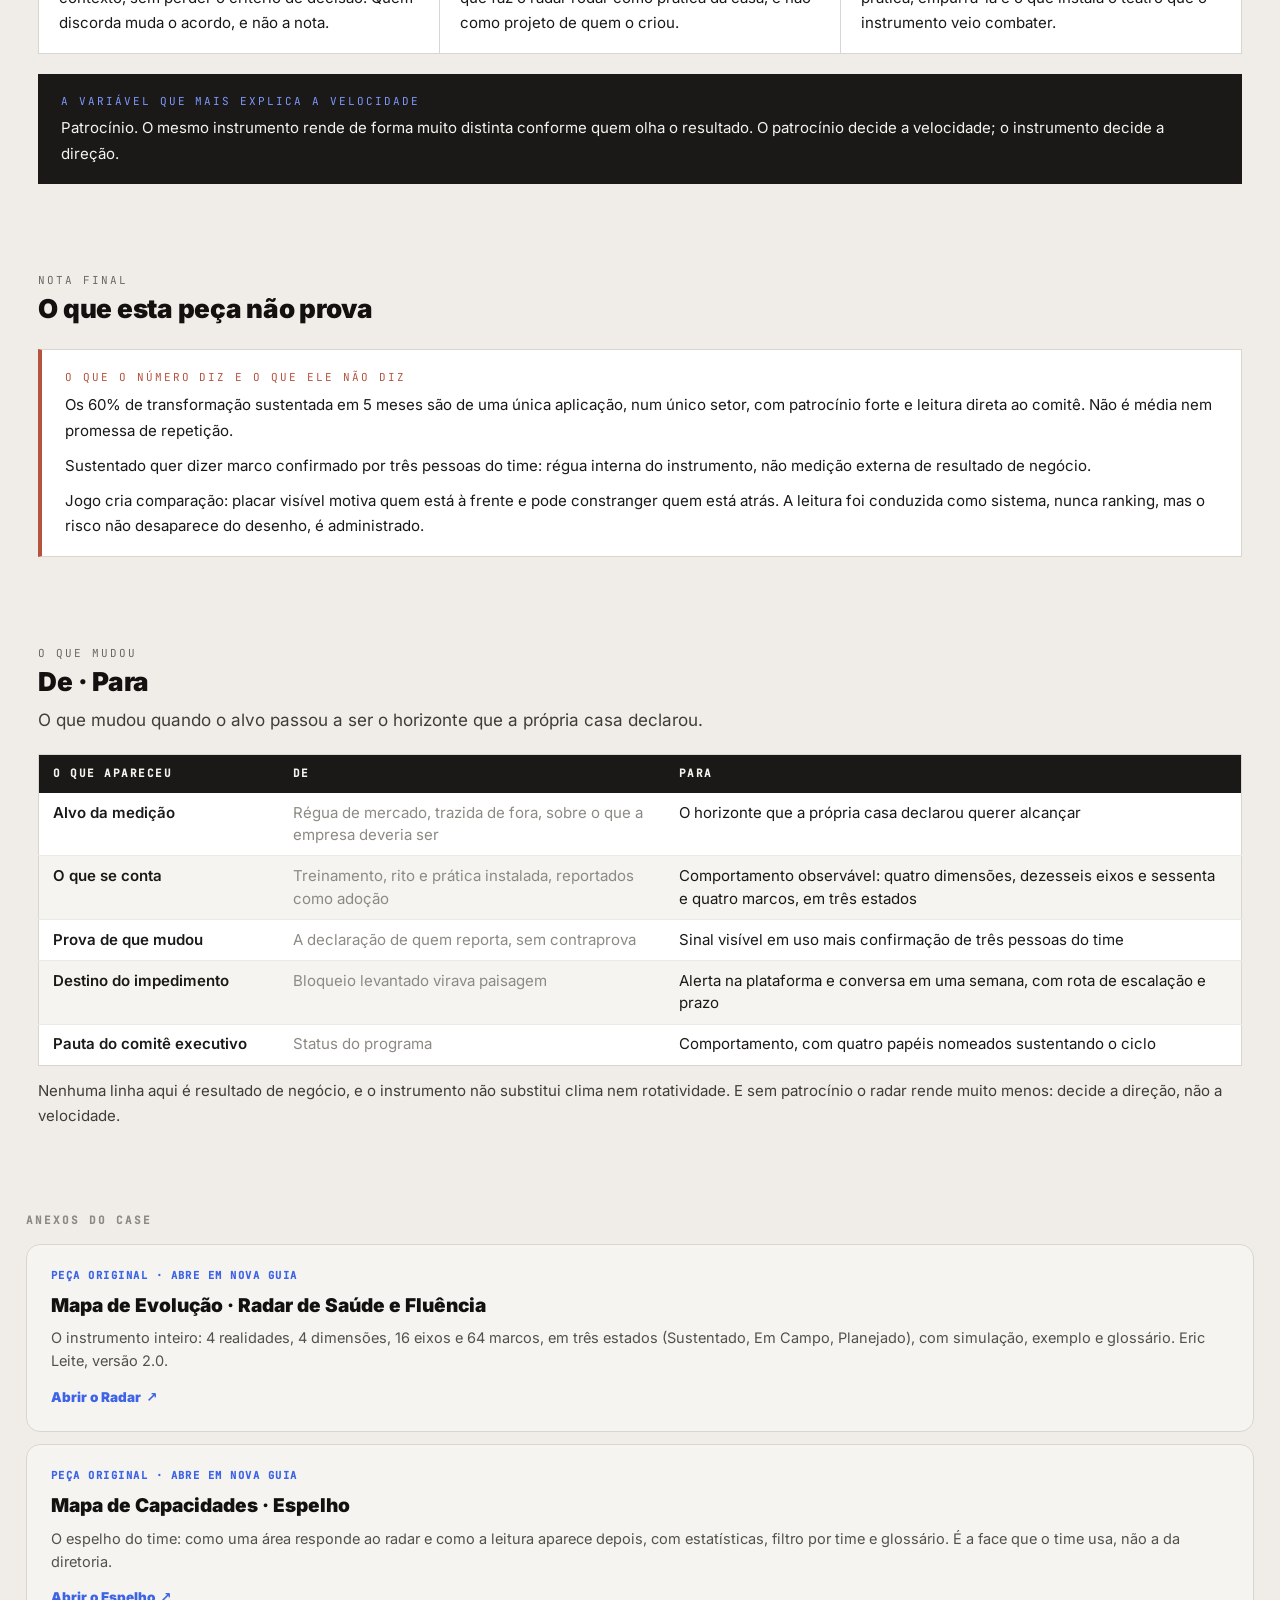
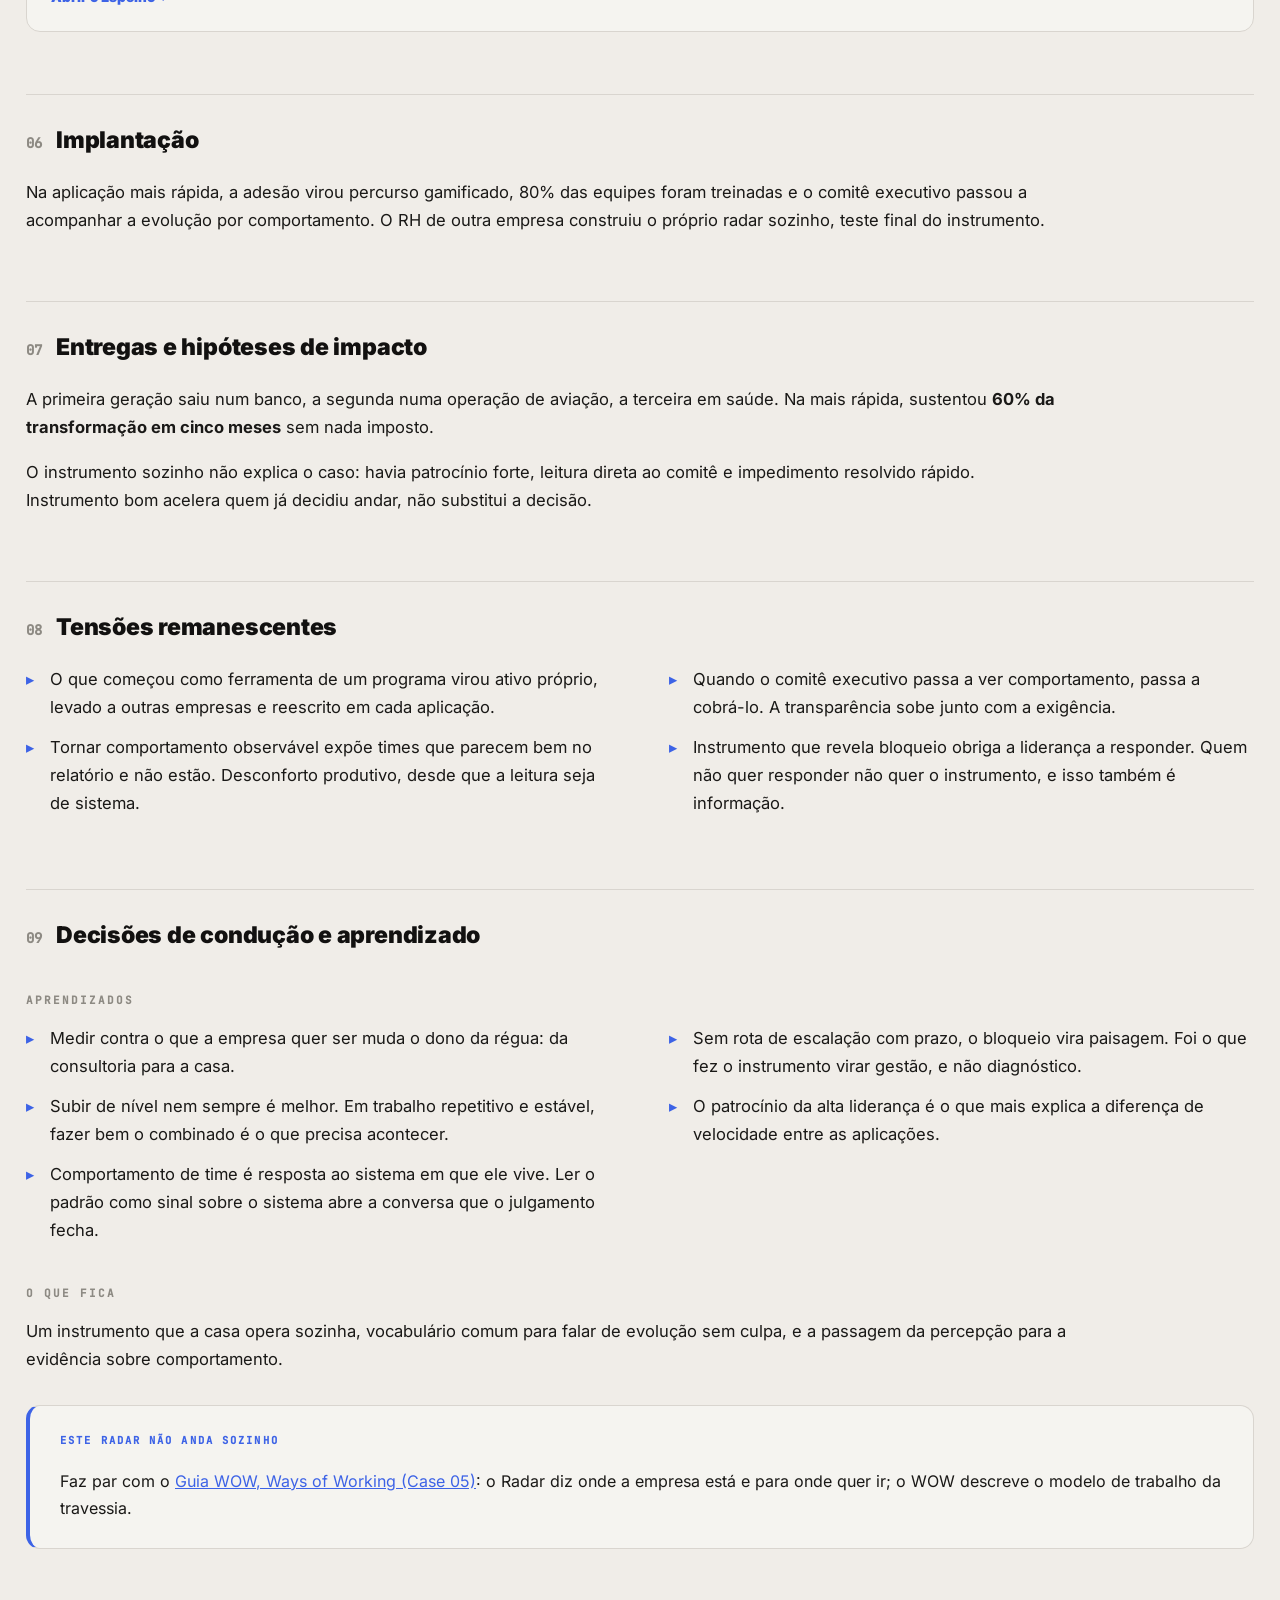
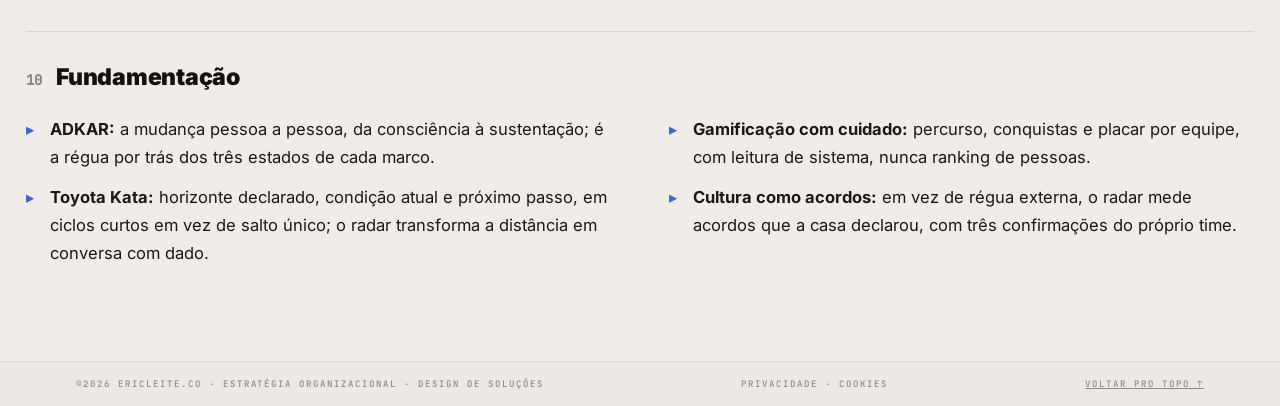
<file: equatorial/case-04.html>
<!doctype html>
<html lang="pt-BR">
<head>
<meta charset="utf-8">
<meta name="viewport" content="width=device-width, initial-scale=1">
<title>Case 04 &middot; A distância entre o que a empresa quer ser e o que ela é</title>
<link rel="stylesheet" href="assets/book.css?v=202608191510">
<link rel="stylesheet" href="assets/artefato.css?v=202608191510">
</head>
<body>

<div class="hero"><div class="shell">
  <p class="kicker">Case 04 · Instrumentos autorais</p>
  <h1>A dist&acirc;ncia entre o que a empresa quer ser e o que ela &eacute;</h1>
  <p class="standfirst">Quase todo modelo de maturidade mede a empresa contra o que ela deveria ser.
    Este parte do que a casa diz que quer ser e mostra a distância até onde ela está.</p>
  <p class="facts">
    <span><b>Setor:</b> multissetorial · identificação preservada</span>
    <span><b>Papel:</b> autoria e condução do instrumento</span>
    <svg class="fpic" viewBox="0 0 24 24" aria-hidden="true"><path d="M12 3.2 20 7.7v8.6L12 20.8 4 16.3V7.7z"/><path d="M12 8.1 15.9 10.3v4.4L12 16.9l-3.9-2.2v-4.4z"/><circle cx="12" cy="12.5" r="1.2" fill="currentColor" stroke="none"/></svg>
  </p>
</div></div>

<div class="shell">

  <!--PANE:p-01:Sumário-->
<section class="pane" id="p-01" data-aba="Sumário">

  <div class="ph"><span class="phn">01</span><span class="pht">Sumário executivo</span></div>







  <div class="exec">
    <p class="eh">Leitura executiva</p>
    <dl>
      <dt>Situação</dt>
      <dd>Transformação medida por percentual de conclusão: dava para reportar 100% de adoção com zero de mudança. Clima e rotatividade avisam tarde.</dd>
      <dt>Tarefa</dt>
      <dd>Dar à liderança leitura de comportamento, não de checklist, sem virar julgamento dos times.</dd>
      <dt>Ação</dt>
      <dd>Instrumento autoral construído com a casa: horizonte declarado pela empresa, sessenta e quatro marcos observáveis, evidência com três confirmações, impedimento com rota e prazo, objeção com critério, quatro papéis. Base em ADKAR e Toyota Kata.</dd>
      <dt>Resultado</dt>
      <dd>Três gerações em quatro setores. Na mais rápida, 60% da transformação em cinco meses, nada imposto. Uma das casas passou a operar o próprio radar.</dd>
      <dt>Custo declarado</dt>
      <dd>Transparência sobe junto com exigência. Sem patrocínio, o instrumento rende muito menos.</dd>
    </dl>
  </div>

  <div class="stats">
    <div class="stat"><div class="sv">60%</div><div class="sl">de transformação em 5 meses na aplicação mais rápida</div></div>
    <div class="stat"><div class="sv">64</div><div class="sl">marcos observáveis: 16 eixos por 4 realidades</div></div>
    <div class="stat"><div class="sv">3</div><div class="sl">gerações do instrumento, cada uma reescrita pelo uso</div></div>
    <div class="stat"><div class="sv">4</div><div class="sl">setores em que foi aplicado</div></div>
  </div>


  </section><!--/PANE-->
<!--PANE:p-02:Contexto-->
<section class="pane" id="p-02" data-aba="Contexto">

  <div class="ph"><span class="phn">02</span><span class="pht">Contexto</span></div>
<h2>O que é o Radar de Fluência</h2>
  <p>Instrumento de leitura de cultura. Fluência é o quanto o novo jeito de trabalhar já sai sem
    esforço. Veio das melhores práticas de mercado, mas <strong>foi construído com a
    empresa</strong>, RH e áreas lado a lado. É o que lhe dá dono.</p>
  <p>Responde a três perguntas, nesta ordem: <strong>o que a empresa quer ser</strong>,
    <strong>onde ela está hoje</strong> e <strong>quais são os passos intermediários</strong>. A do
    meio é a que falta.</p>
  <p>A régua não é opinião: o desenho segue modelos consagrados de gestão de mudança, entre eles
    <strong>ADKAR</strong> e <strong>Toyota Kata</strong>.</p>
  <p>Na prática, ele dá base para <strong>medir</strong> nos times e nas áreas como mudança e
    cultura se comportam de fato.</p>

  <div class="note amberline">
    <p class="nh">O que isto não é</p>
    <p>Não é pesquisa de clima nem coleta de percepção que termina em relatório. É uma direção que
      gerência e diretoria perseguem, com reconhecimento, premiação e incentivos atrelados.</p>
  </div>

<p>Programas de transformação são acompanhados por percentual de conclusão, e isso não diz se o
    comportamento mudou.</p>


  </section><!--/PANE-->
<!--PANE:p-03:Problema-->
<section class="pane" id="p-03" data-aba="Problema">

  <div class="ph"><span class="phn">03</span><span class="pht">Reenquadramento do problema</span></div>
<p>Modelo de maturidade tradicional carrega cobrança embutida: compara com padrão externo e dá
    nota. O time responde o que parece bem visto, a liderança lê a nota como julgamento, e a conversa
    que interessa não acontece.</p>

  <blockquote class="q">Cultura vira dado. Dado vira decisão. E a nota deixa de ser julgamento para
    virar mapa.</blockquote>


  </section><!--/PANE-->
<!--PANE:p-04:Condução-->
<section class="pane" id="p-04" data-aba="Condução">

  <div class="ph"><span class="phn">04</span><span class="pht">Como o programa foi conduzido</span></div>
<h2>Como o instrumento é construído</h2>
  <ul class="inits">
    <li><b>Um instrumento de gestão de mudança que também é governança:</b> a leitura alimenta as
      instâncias de decisão em cadência regular, com dono, pauta e critério.</li>
    <li><b>Horizonte declarado pela própria casa:</b> começa pelo que a empresa diz que quer ser,
      não por régua de mercado. A distância até o presente é território de trabalho, não déficit a
      cobrar.</li>
    <li><b>Quatro dimensões, dezesseis eixos, sessenta e quatro marcos:</b> estratégia, pessoas,
      valor e entregas, quatro eixos cada, cruzados com quatro realidades de fluência, cada célula um
      comportamento observável.</li>
    <li><b>Três estados por marco:</b> sustentado, o que se manteve do ciclo passado; em campo, o
      que se experimenta agora; planejado, o próximo passo. Separa intenção de prática em uso.</li>
    <li><b>Evidência e três confirmações:</b> um marco só conta como sustentado com sinal visível em
      uso e confirmação de três pessoas diferentes. Impede que a autoavaliação vire vitrine.</li>
    <li><b>Uma plataforma que fala sério sem ser pesada:</b> raio X, painéis e simulação, numa
      experiência visual e até lúdica.</li>
    <li><b>Impedimento com caminho e prazo:</b> o bloqueio que o time levanta vira alerta automático
      na plataforma, conversa em uma semana, sinal sistêmico em duas e chega aos gestores em vinte
      dias.</li>
    <li><b>Objeção com critério, em vez de consenso:</b> quem discorda percorre quatro critérios
      objetivos e, se a objeção é válida, constrói a proposta que entra no lugar.</li>
    <li><b>Quatro papéis que sustentam o ciclo:</b> o time responde e experimenta, o facilitador
      abre caminho, o agile coach faz a leitura cruzada entre times, o centro de excelência liga o
      que aparece a quem decide.</li>
  </ul>


  </section><!--/PANE-->
<!--PANE:p-05:Desenho-->
<section class="pane" id="p-05" data-aba="Desenho">

  <div class="ph"><span class="phn">05</span><span class="pht">O que foi desenhado</span></div>






  <!--INLINE:c4:INICIO-->
<div class="artefato">
<div class="wrap">
<p class="pecatag">do teatro de práticas à evidência de comportamento</p>
<div class="pecaintro">
  <p class="peca-h1">Como se reporta 100% de adoção com zero de mudança</p>
  <p class="standfirst">Medir a empresa contra o que ela deveria ser, segundo quem está de fora, produz teatro de práticas.</p>
  </div>

  <section>
    <span class="cota">figura 01</span>

<h2>O ciclo do teatro de práticas</h2>
    <p class="standfirst">Ninguém decide fraudar uma medição. O teatro aparece quando a régua vem de fora, mede prática em vez de impacto e chega com cara de auditoria.</p>
  <div class="como-ler">
    <div><strong>Como ler</strong>Cada bolinha é uma situação. A seta significa "leva a". Siga as
    setas e você volta ao ponto de partida: por isso é um ciclo.</div>
    <div><strong><span class="selo-antes">Vermelho</span> é o ciclo vicioso</strong>O giro que aperta
    sozinho. Quanto mais roda, pior fica, e mais difícil é sair.</div>
  </div>
  <div class="par">
      <div class="quadro antes">
        <h3 style="margin-top:0">O que acontecia</h3>
        <svg viewBox="-72 0 704 500" xmlns="http://www.w3.org/2000/svg" role="img" aria-label="vicioso teatro">
          <defs><marker id="c4-c4v" viewBox="0 0 10 10" refX="8" refY="5" markerWidth="7" markerHeight="7" orient="auto-start-reverse"><path d="M0 0 L10 5 L0 10 z" fill="#b4543f"/></marker></defs>
          <path d="M315.8 125.0 A 130 130 0 0 1 405.0 214.2" fill="none" stroke="#b4543f" stroke-width="2" marker-end="url(#c4-c4v)"/>
          <path d="M405.0 285.8 A 130 130 0 0 1 315.8 375.0" fill="none" stroke="#b4543f" stroke-width="2" marker-end="url(#c4-c4v)"/>
          <path d="M244.2 375.0 A 130 130 0 0 1 155.0 285.8" fill="none" stroke="#b4543f" stroke-width="2" marker-end="url(#c4-c4v)"/>
          <path d="M155.0 214.2 A 130 130 0 0 1 244.2 125.0" fill="none" stroke="#b4543f" stroke-width="2" marker-end="url(#c4-c4v)"/>
          <circle cx="280" cy="120" r="7" fill="#b4543f"/>
          <text x="280" y="82" text-anchor="middle" font-size="14" font-weight="600" fill="#1a1917"><tspan x="280" dy="0">Mede-se prática,</tspan></text>
          <circle cx="410" cy="250" r="7" fill="#b4543f"/>
          <text x="430" y="242" text-anchor="start" font-size="14" font-weight="600" fill="#1a1917"><tspan x="430" dy="0">não o impacto dela</tspan></text>
          <circle cx="280" cy="380" r="7" fill="#b4543f"/>
          <text x="280" y="414" text-anchor="middle" font-size="14" font-weight="600" fill="#1a1917"><tspan x="280" dy="0">A régua chega</tspan></text>
          <circle cx="150" cy="250" r="7" fill="#b4543f"/>
          <text x="130" y="242" text-anchor="end" font-size="14" font-weight="600" fill="#1a1917"><tspan x="130" dy="0">com cara de auditoria</tspan></text>
          <text x="280" y="255" text-anchor="middle" font-size="11" letter-spacing="2" fill="#6b6760" font-family="JetBrains Mono, Consolas, monospace">VICIOSO-TEATRO</text>
          </svg>
        <p class="hist">Conta-se treinamento, rito e prática instalada, e a prática vira fim em si. Quando os parâmetros mudam de uma edição para outra, perde-se a comparação: não dá para saber se a empresa evoluiu.</p>
      </div>
    </div>
  </section>

  <section>
    <span class="cota">figura 02</span>

<h2>Por que os indicadores clássicos de gente chegam tarde</h2>
    <p class="standfirst">Clima e rotatividade medem quem já decidiu. O radar ocupa o espaço entre o comportamento e a consequência dele.</p>
    <div class="scroll">
    <table class="simples larga">
      <thead><tr><th>Instrumento</th><th>O que mede</th><th>Quando avisa</th></tr></thead>
      <tbody>
        <tr><td class="k">Rotatividade</td><td>Quem já saiu</td><td>Depois da decisão, quando não há mais o que fazer</td></tr>
        <tr><td class="k">Pesquisa de clima</td><td>Percepção declarada, uma ou duas vezes por ano</td><td>Depois que a percepção já virou conversa de corredor</td></tr>
        <tr><td class="k">Percentual de adoção de práticas</td><td>Quantos times instalaram o rito</td><td>Na hora, mas mede a prática e não o efeito dela</td></tr>
        <tr><td class="k">Radar de fluência</td><td>Comportamento observável, com três confirmações do próprio time</td><td>Enquanto o comportamento está mudando, que é quando ainda dá para agir</td></tr>
        </tbody>
    </table>
    </div>
    <p class="legenda">O radar não substitui clima nem rotatividade: preenche o intervalo até a mudança aparecer nos dois.</p>
  </section>

  <section>
    <span class="cota">figura 03</span>

<h2>O que sustenta o instrumento depois que o autor sai</h2>
    <p class="standfirst">Instrumento que só roda com quem o criou é serviço. Três escolhas de desenho respondem por isso.</p>
    <div class="moedas">
      <div><strong>Acordos, não régua</strong>Cultura virou um quadro de acordos que podem ser mudados, organizados e adaptados ao contexto, sem perder o critério de decisão. Quem discorda muda o acordo, e não a nota.</div>
      <div><strong>Papéis e ciclos escritos</strong>O motor do jogo é design organizacional: quem conduz, quem confirma, com que frequência. É o que faz o radar rodar como prática da casa, e não como projeto de quem o criou.</div>
      <div><strong>Nível adequado, não o mais alto</strong>O radar aponta o nível que faz sentido no contexto. Onde o contexto não comporta a prática, empurrá-la é o que instala o teatro que o instrumento veio combater.</div>
    </div>
  </section>

    <div class="alavanca">
      <span class="cota">a variável que mais explica a velocidade</span>
      Patrocínio. O mesmo instrumento rende de forma muito distinta conforme quem olha o resultado. O patrocínio decide a velocidade; o instrumento decide a direção.
    </div>
  <section>
    <span class="cota">nota final</span>

<h2>O que esta peça não prova</h2>
    <div class="aviso">
      <span class="cota">o que o número diz e o que ele não diz</span>
      <p>Os 60% de transformação sustentada em 5 meses são de uma única aplicação, num único setor, com patrocínio forte e leitura direta ao comitê. Não é média nem promessa de repetição.</p>
      <p>Sustentado quer dizer marco confirmado por três pessoas do time: régua interna do instrumento, não medição externa de resultado de negócio.</p>
      <p>Jogo cria comparação: placar visível motiva quem está à frente e pode constranger quem está atrás. A leitura foi conduzida como sistema, nunca ranking, mas o risco não desaparece do desenho, é administrado.</p>
    </div>
  </section>


  <section><span class="cota">o que mudou</span><h2>De &middot; Para</h2><p class="standfirst">O que mudou quando o alvo passou a ser o horizonte que a própria casa declarou.</p><div class="tablescroll"><table class="cmp"><thead><tr><th>O que apareceu</th><th>De</th><th>Para</th></tr></thead><tbody>
      <tr><td>Alvo da medição</td><td class="was">Régua de mercado, trazida de fora, sobre o que a empresa deveria ser</td><td class="now">O horizonte que a própria casa declarou querer alcançar</td></tr>
      <tr><td>O que se conta</td><td class="was">Treinamento, rito e prática instalada, reportados como adoção</td><td class="now">Comportamento observável: quatro dimensões, dezesseis eixos e sessenta e quatro marcos, em três estados</td></tr>
      <tr><td>Prova de que mudou</td><td class="was">A declaração de quem reporta, sem contraprova</td><td class="now">Sinal visível em uso mais confirmação de três pessoas do time</td></tr>
      <tr><td>Destino do impedimento</td><td class="was">Bloqueio levantado virava paisagem</td><td class="now">Alerta na plataforma e conversa em uma semana, com rota de escalação e prazo</td></tr>
      <tr><td>Pauta do comitê executivo</td><td class="was">Status do programa</td><td class="now">Comportamento, com quatro papéis nomeados sustentando o ciclo</td></tr>
      </tbody></table></div><p class="hist">Nenhuma linha aqui é resultado de negócio, e o instrumento não substitui clima nem rotatividade. E sem patrocínio o radar rende muito menos: decide a direção, não a velocidade.</p></section>

</div>
</div>
<!--INLINE:c4:FIM-->

<h3>Anexos do case</h3>
  <a class="material" href="Case/Caso%204%20-%20O%20Radar%20que%20mostra%20o%20que%20a%20empresa%20quer%20ser/01_Estudo%20do%20caso%20(publicavel)/pecas/Radar_Saude_Fluencia_Cultura_RH_DO_Eric_Leite_V2.0_26-08-06.html" target="_blank" rel="noopener noreferrer">
    <p class="mtag">Peça original · abre em nova guia</p>
    <p class="mtitle">Mapa de Evolução · Radar de Saúde e Fluência</p>
    <p class="mdesc">O instrumento inteiro: 4 realidades, 4 dimensões, 16 eixos e 64 marcos, em três
      estados (Sustentado, Em Campo, Planejado), com simulação, exemplo e glossário. Eric Leite,
      versão 2.0.</p>
    <p class="mgo">Abrir o Radar<span class="ext">↗</span></p>
  </a>

  <a class="material" href="Case/Caso%204%20-%20O%20Radar%20que%20mostra%20o%20que%20a%20empresa%20quer%20ser/01_Estudo%20do%20caso%20(publicavel)/pecas/Espelho_Mapa_de_Capacidades_Eric_Leite_V1.0_26-08-06.html" target="_blank" rel="noopener noreferrer">
    <p class="mtag">Peça original · abre em nova guia</p>
    <p class="mtitle">Mapa de Capacidades · Espelho</p>
    <p class="mdesc">O espelho do time: como uma área responde ao radar e como a leitura aparece
      depois, com estatísticas, filtro por time e glossário. É a face que o time usa, não a da
      diretoria.</p>
    <p class="mgo">Abrir o Espelho<span class="ext">↗</span></p>
  </a>


  </section><!--/PANE-->
<!--PANE:p-06:Implantação-->
<section class="pane" id="p-06" data-aba="Implantação">

  <div class="ph"><span class="phn">06</span><span class="pht">Implantação</span></div>
  <p>Na aplicação mais rápida, a adesão virou percurso gamificado, 80% das equipes foram treinadas
    e o comitê executivo passou a acompanhar a evolução por comportamento. O RH de outra empresa
    construiu o próprio radar sozinho, teste final do instrumento.</p>


  </section><!--/PANE-->
<!--PANE:p-07:Entregas-->
<section class="pane" id="p-07" data-aba="Entregas">

  <div class="ph"><span class="phn">07</span><span class="pht">Entregas e hipóteses de impacto</span></div>
<p>A primeira geração saiu num banco, a segunda numa operação de aviação, a terceira em saúde. Na
    mais rápida, sustentou <strong>60% da transformação em cinco meses</strong> sem nada imposto.</p>
  <p>O instrumento sozinho não explica o caso: havia patrocínio forte, leitura direta ao comitê e
    impedimento resolvido rápido. Instrumento bom acelera quem já decidiu andar, não substitui a
    decisão.</p>


  </section><!--/PANE-->
<!--PANE:p-08:Tensões-->
<section class="pane" id="p-08" data-aba="Tensões">

  <div class="ph"><span class="phn">08</span><span class="pht">Tensões remanescentes</span></div>
<ul class="arrow">
    <li>O que começou como ferramenta de um programa virou ativo próprio, levado a outras empresas e
      reescrito em cada aplicação.</li>
    <li>Tornar comportamento observável expõe times que parecem bem no relatório e não estão.
      Desconforto produtivo, desde que a leitura seja de sistema.</li>
    <li>Quando o comitê executivo passa a ver comportamento, passa a cobrá-lo. A transparência sobe
      junto com a exigência.</li>
    <li>Instrumento que revela bloqueio obriga a liderança a responder. Quem não quer responder não
      quer o instrumento, e isso também é informação.</li>
  </ul>


  </section><!--/PANE-->
<!--PANE:p-09:Decisões-->
<section class="pane" id="p-09" data-aba="Decisões">

  <div class="ph"><span class="phn">09</span><span class="pht">Decisões de condução e aprendizado</span></div>







  <h3>Aprendizados</h3>
  <ul class="arrow">
    <li>Medir contra o que a empresa quer ser muda o dono da régua: da consultoria para a casa.</li>
    <li>Subir de nível nem sempre é melhor. Em trabalho repetitivo e estável, fazer bem o combinado
      é o que precisa acontecer.</li>
    <li>Comportamento de time é resposta ao sistema em que ele vive. Ler o padrão como sinal sobre o
      sistema abre a conversa que o julgamento fecha.</li>
    <li>Sem rota de escalação com prazo, o bloqueio vira paisagem. Foi o que fez o instrumento virar
      gestão, e não diagnóstico.</li>
    <li>O patrocínio da alta liderança é o que mais explica a diferença de velocidade entre as
      aplicações.</li>
  </ul>

<h3>O que fica</h3>
  <p>Um instrumento que a casa opera sozinha, vocabulário comum para falar de evolução sem culpa, e
    a passagem da percepção para a evidência sobre comportamento.</p>

  <div class="note">
    <p class="nh">Este Radar não anda sozinho</p>
    <p>Faz par com o <a href="case-05.html">Guia WOW, Ways of Working (Case 05)</a>: o Radar diz
      onde a empresa está e para onde quer ir; o WOW descreve o modelo de trabalho da travessia.</p>
  </div>


  </section><!--/PANE-->
<!--PANE:p-10:Fundamentação-->
<section class="pane" id="p-10" data-aba="Fundamentação">

  <div class="ph"><span class="phn">10</span><span class="pht">Fundamentação</span></div>
  <ul class="arrow">
    <li><b>ADKAR:</b> a mudança pessoa a pessoa, da consciência à sustentação; é a régua por trás dos
      três estados de cada marco.</li>
    <li><b>Toyota Kata:</b> horizonte declarado, condição atual e próximo passo, em ciclos curtos em
      vez de salto único; o radar transforma a distância em conversa com dado.</li>
    <li><b>Gamificação com cuidado:</b> percurso, conquistas e placar por equipe, com leitura de
      sistema, nunca ranking de pessoas.</li>
    <li><b>Cultura como acordos:</b> em vez de régua externa, o radar mede acordos que a casa
      declarou, com três confirmações do próprio time.</li>
  </ul>


  </section><!--/PANE-->
<!--PANE:FIM-->

</div>

<script src="assets/nav.js?v=202608191510"></script>
<script src="assets/abas.js?v=202608191510"></script>
</body>
</html>
</file>
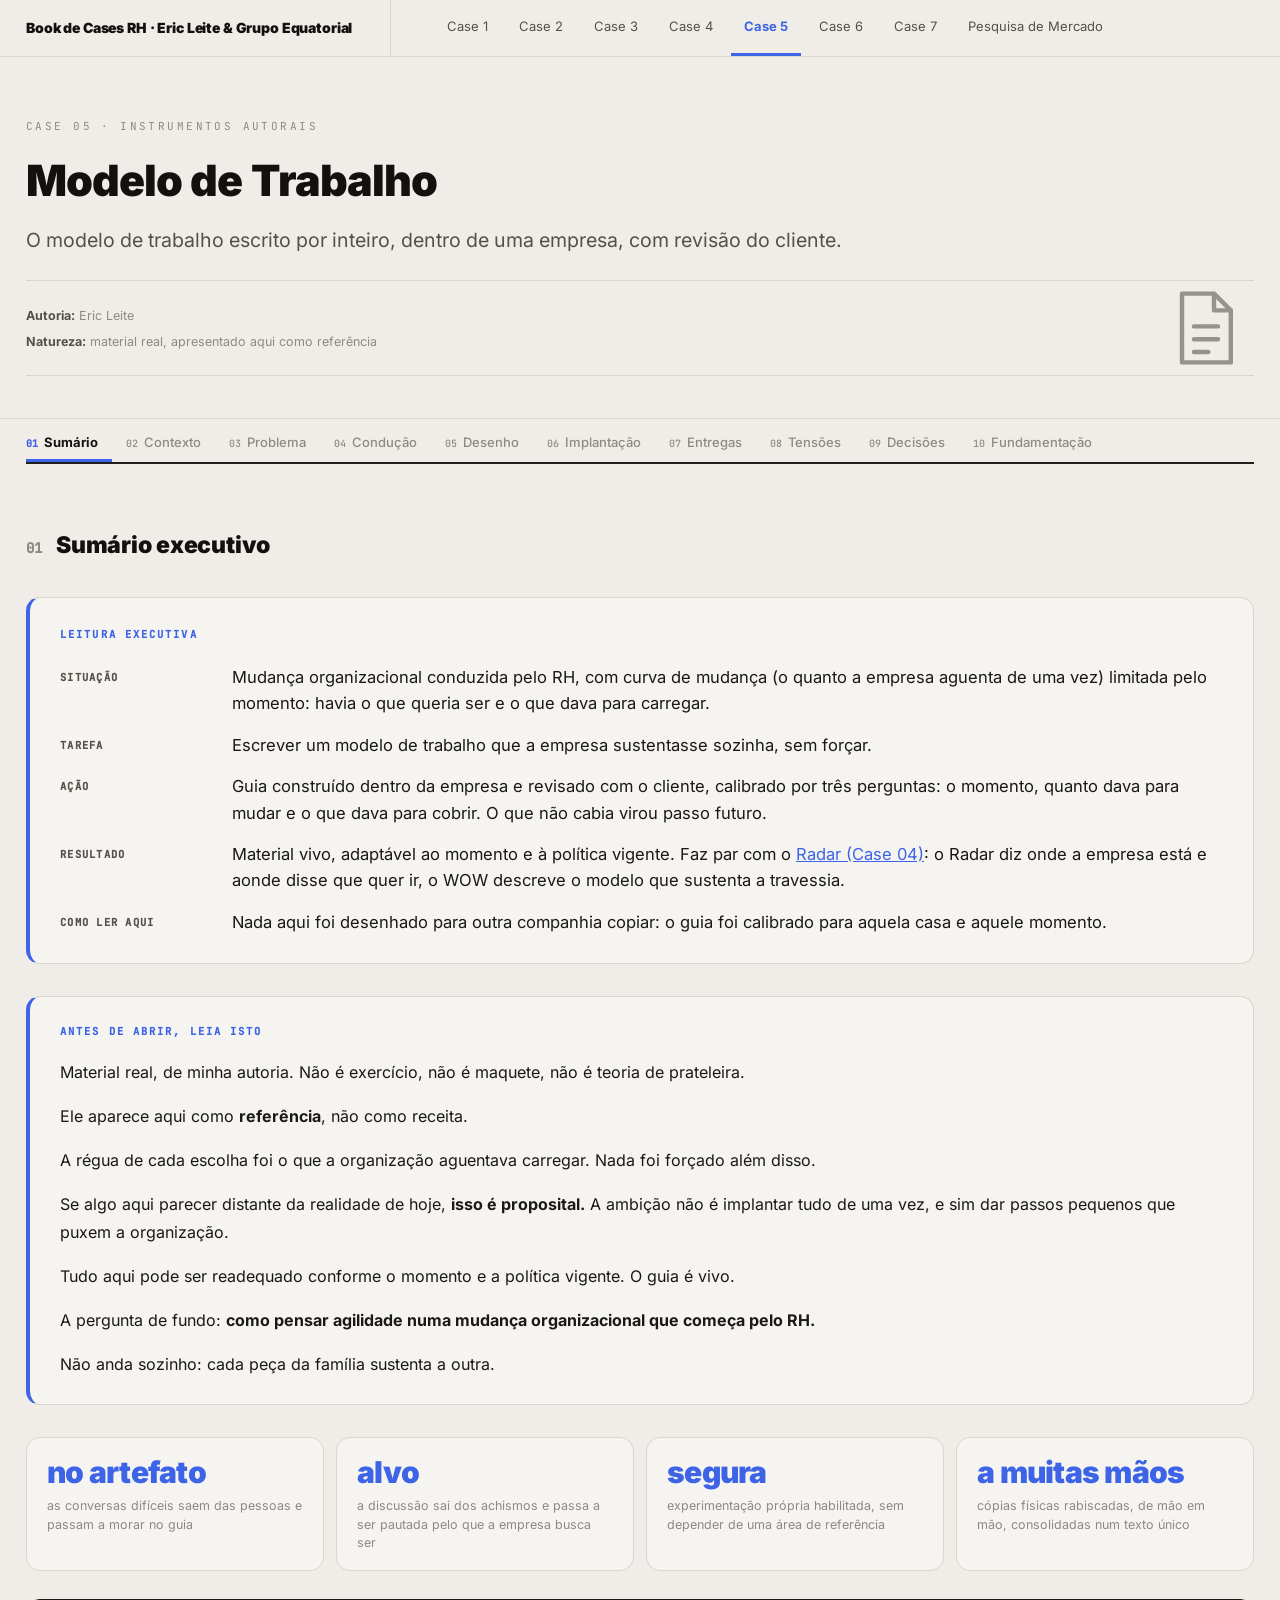
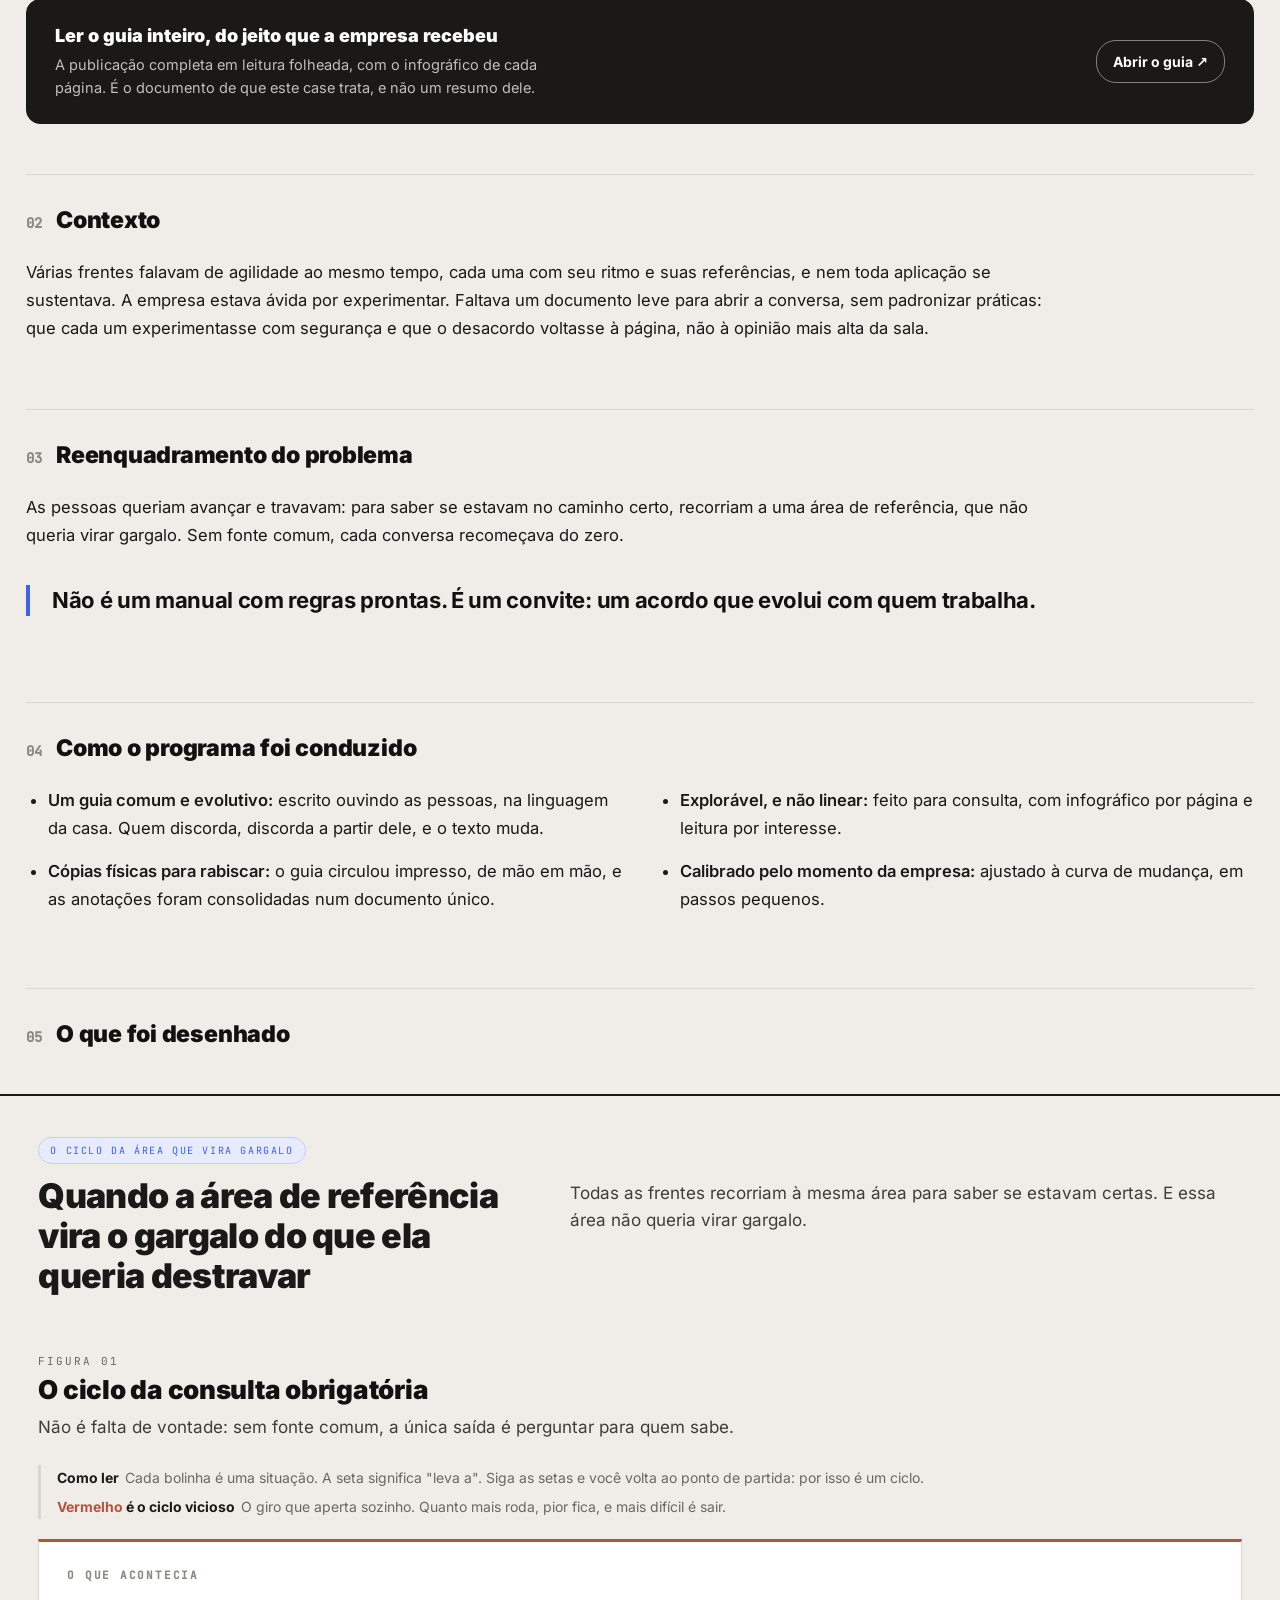
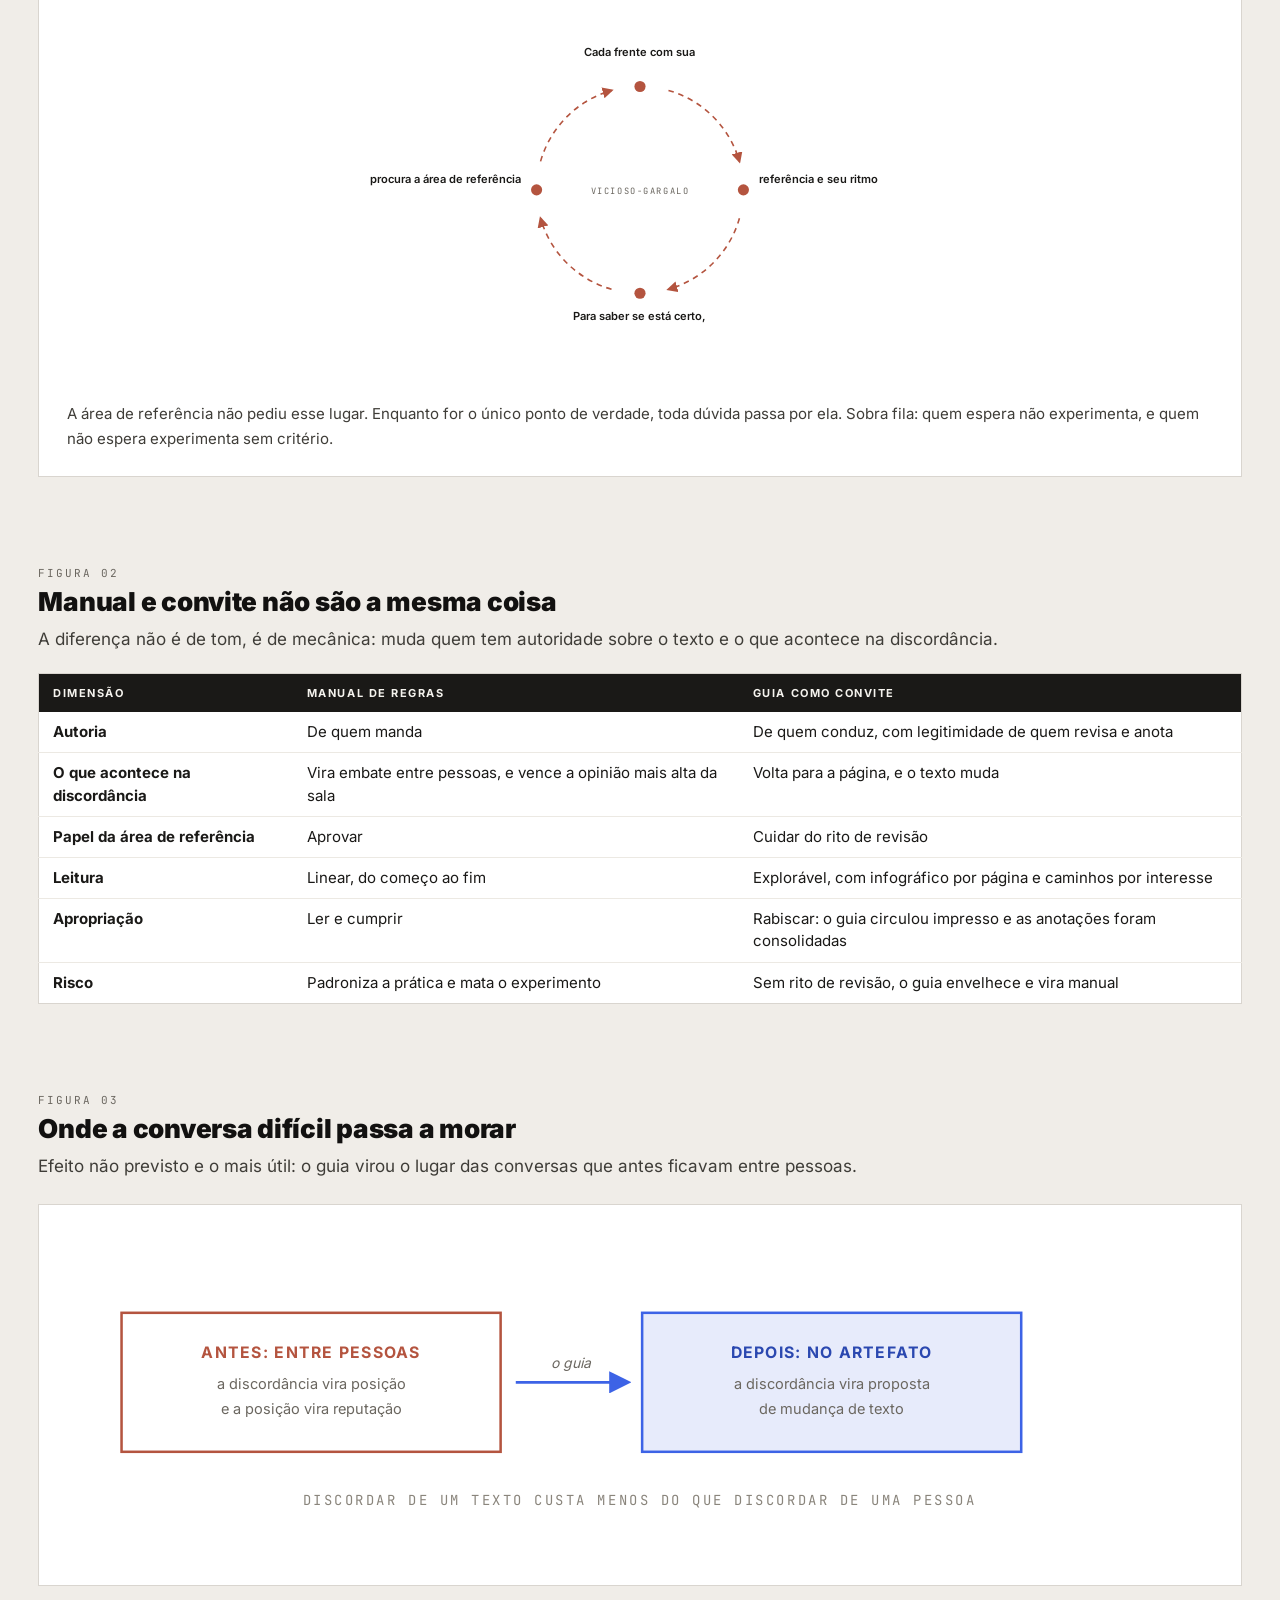
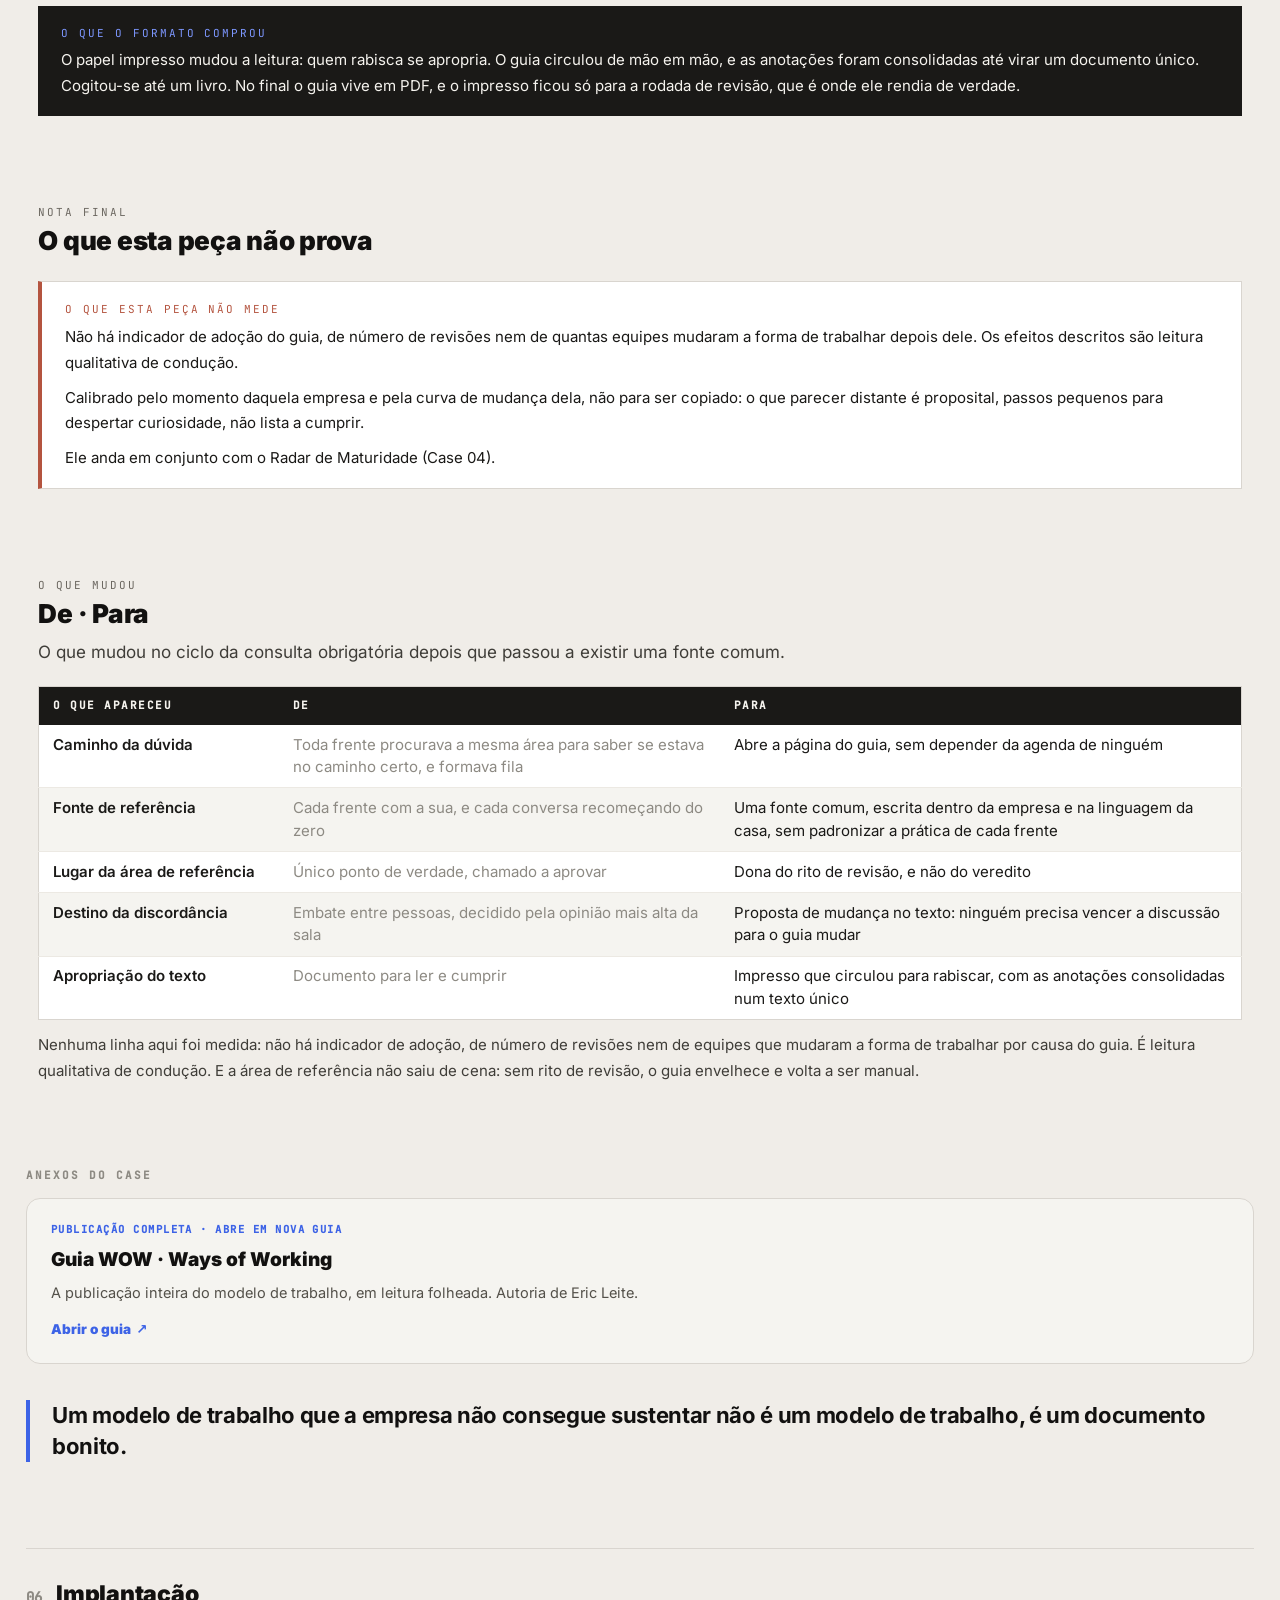
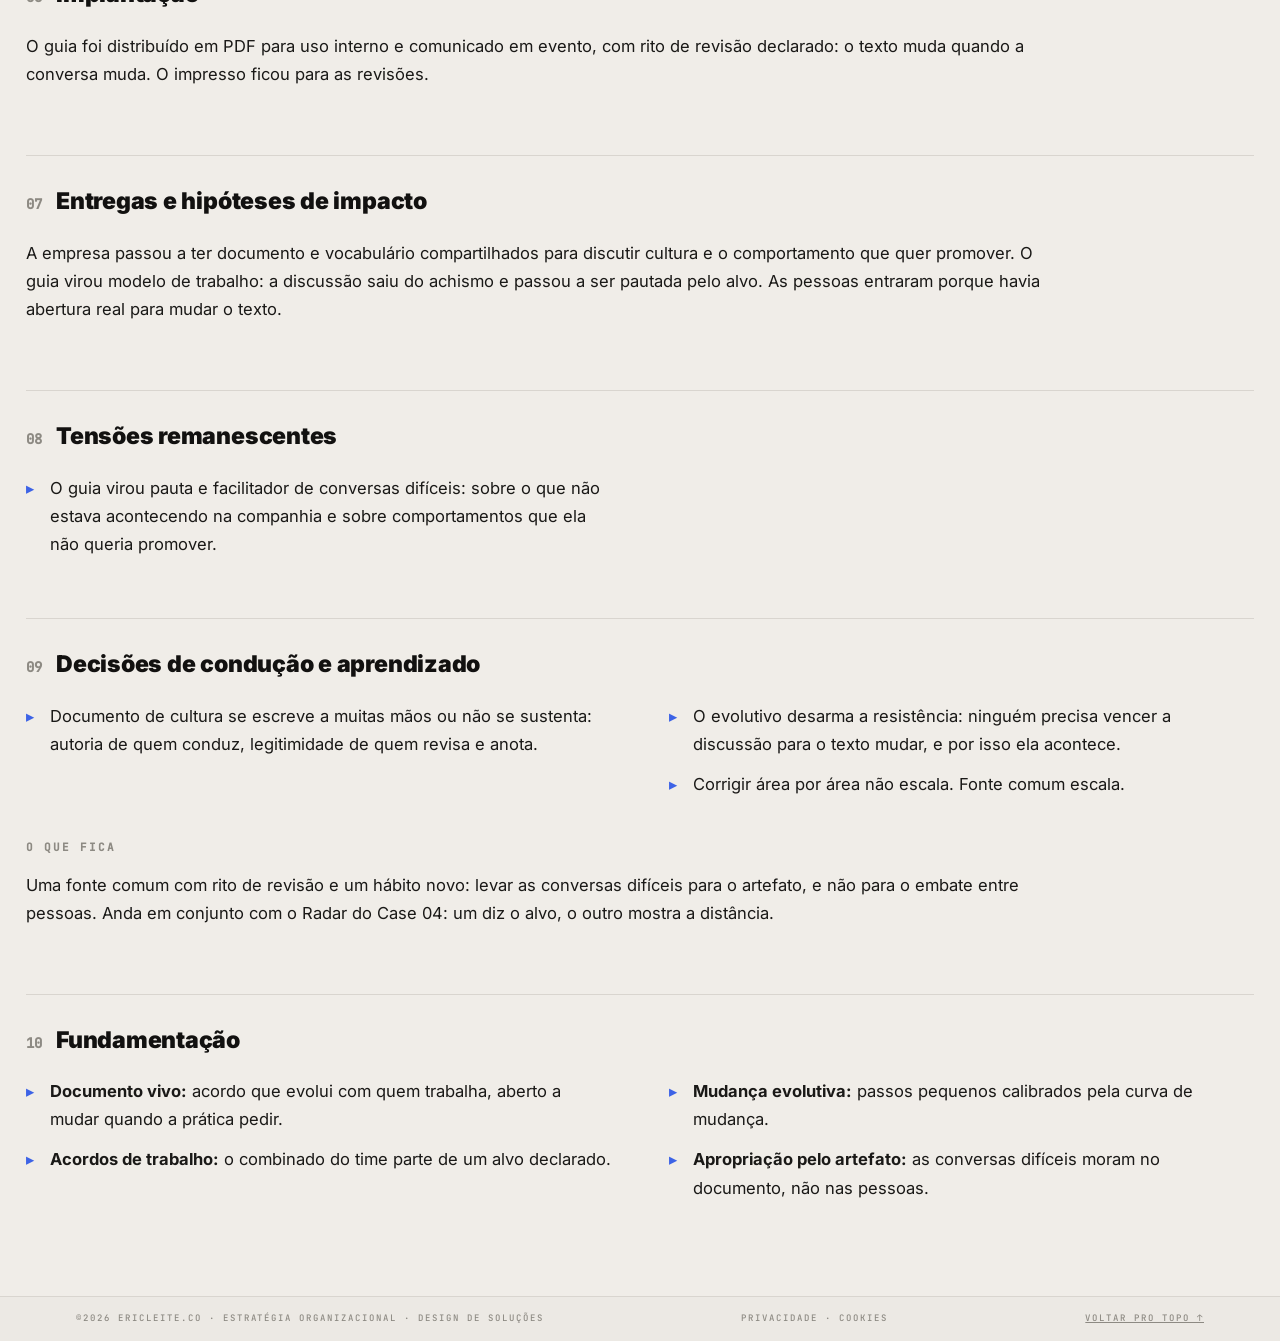
<file: equatorial/case-05.html>
<!doctype html>
<html lang="pt-BR">
<head>
<meta charset="utf-8">
<meta name="viewport" content="width=device-width, initial-scale=1">
<title>Case 05 &middot; Modelo de Trabalho</title>
<link rel="stylesheet" href="assets/book.css?v=202608191510">
<link rel="stylesheet" href="assets/artefato.css?v=202608191510">
</head>
<body>

<div class="hero"><div class="shell">
  <p class="kicker">Case 05 · Instrumentos autorais</p>
  <h1>Modelo de Trabalho</h1>
  <p class="standfirst">O modelo de trabalho escrito por inteiro, dentro de uma empresa, com revisão
    do cliente.</p>
  <p class="facts">
    <span><b>Autoria:</b> Eric Leite</span>
    <span><b>Natureza:</b> material real, apresentado aqui como referência</span>
    <svg class="fpic" viewBox="0 0 24 24" aria-hidden="true"><path d="M6 3.4h8l4.2 4.2v13H6z"/><path d="M14 3.4v4.2h4.2"/><path d="M9 11.6h6M9 14.8h6M9 18h3.6"/></svg>
  </p>
</div></div>

<div class="shell">

  <!--PANE:p-01:Sumário-->
<section class="pane" id="p-01" data-aba="Sumário">

  <div class="ph"><span class="phn">01</span><span class="pht">Sumário executivo</span></div>







  <div class="exec">
    <p class="eh">Leitura executiva</p>
    <dl>
      <dt>Situação</dt>
      <dd>Mudança organizacional conduzida pelo RH, com curva de mudança (o quanto a empresa
        aguenta de uma vez) limitada pelo momento: havia o que queria ser e o que dava para
        carregar.</dd>
      <dt>Tarefa</dt>
      <dd>Escrever um modelo de trabalho que a empresa sustentasse sozinha, sem forçar.</dd>
      <dt>Ação</dt>
      <dd>Guia construído dentro da empresa e revisado com o cliente, calibrado por três perguntas:
        o momento, quanto dava para mudar e o que dava para cobrir. O que não cabia virou passo
        futuro.</dd>
      <dt>Resultado</dt>
      <dd>Material vivo, adaptável ao momento e à política vigente. Faz par com o
        <a href="case-04.html">Radar (Case 04)</a>: o Radar diz onde a empresa está e aonde disse
        que quer ir, o WOW descreve o modelo que sustenta a travessia.</dd>
      <dt>Como ler aqui</dt>
      <dd>Nada aqui foi desenhado para outra companhia copiar: o guia foi calibrado para aquela
        casa e aquele momento.</dd>
    </dl>
  </div>

  <div class="note">
    <p class="nh">Antes de abrir, leia isto</p>
    <p>Material real, de minha autoria. Não é exercício, não é maquete, não é teoria de
      prateleira.</p>
    <p>Ele aparece aqui como <strong>referência</strong>, não como receita.</p>
    <p>A régua de cada escolha foi o que a organização aguentava carregar. Nada foi forçado além
      disso.</p>
    <p>Se algo aqui parecer distante da realidade de hoje, <strong>isso é proposital.</strong> A
      ambição não é implantar tudo de uma vez, e sim dar passos pequenos que puxem a
      organização.</p>
    <p>Tudo aqui pode ser readequado conforme o momento e a política vigente. O guia é vivo.</p>
    <p>A pergunta de fundo: <strong>como pensar agilidade numa mudança organizacional que começa
      pelo RH.</strong></p>
    <p>Não anda sozinho: cada peça da família sustenta a outra.</p>
  </div>

  
  <div class="stats">
    <div class="stat"><div class="sv">no artefato</div><div class="sl">as conversas difíceis saem das pessoas e passam a morar no guia</div></div>
    <div class="stat"><div class="sv">alvo</div><div class="sl">a discussão sai dos achismos e passa a ser pautada pelo que a empresa busca ser</div></div>
    <div class="stat"><div class="sv">segura</div><div class="sl">experimentação própria habilitada, sem depender de uma área de referência</div></div>
    <div class="stat"><div class="sv">a muitas mãos</div><div class="sl">cópias físicas rabiscadas, de mão em mão, consolidadas num texto único</div></div>
  </div>


    <a class="cta forte" href="https://online.fliphtml5.com/EricLeite/Case-WOW_ericLeite-dY0D/" target="_blank" rel="noopener noreferrer">
    <span>
      <p class="ct">Ler o guia inteiro, do jeito que a empresa recebeu</p>
      <p class="cd">A publicação completa em leitura folheada, com o infográfico de cada página. É o
        documento de que este case trata, e não um resumo dele.</p>
    </span>
    <span class="cgo2">Abrir o guia ↗</span>
  </a>

  </section><!--/PANE-->
<!--PANE:p-02:Contexto-->
<section class="pane" id="p-02" data-aba="Contexto">

  <div class="ph"><span class="phn">02</span><span class="pht">Contexto</span></div>
<p>Várias frentes falavam de agilidade ao mesmo tempo, cada uma com seu ritmo e suas referências,
    e nem toda aplicação se sustentava. A empresa estava ávida por experimentar. Faltava um
    documento leve para abrir a conversa, sem padronizar práticas: que cada um experimentasse com
    segurança e que o desacordo voltasse à página, não à opinião mais alta da sala.</p>


  </section><!--/PANE-->
<!--PANE:p-03:Problema-->
<section class="pane" id="p-03" data-aba="Problema">

  <div class="ph"><span class="phn">03</span><span class="pht">Reenquadramento do problema</span></div>
<p>As pessoas queriam avançar e travavam: para saber se estavam no caminho certo, recorriam a uma
    área de referência, que não queria virar gargalo. Sem fonte comum, cada conversa recomeçava do
    zero.</p>

  <blockquote class="q">Não é um manual com regras prontas. É um convite: um acordo que evolui com
    quem trabalha.</blockquote>


  </section><!--/PANE-->
<!--PANE:p-04:Condução-->
<section class="pane" id="p-04" data-aba="Condução">

  <div class="ph"><span class="phn">04</span><span class="pht">Como o programa foi conduzido</span></div>
<ul class="inits">
    <li><b>Um guia comum e evolutivo:</b> escrito ouvindo as pessoas, na linguagem da casa. Quem
      discorda, discorda a partir dele, e o texto muda.</li>
    <li><b>Cópias físicas para rabiscar:</b> o guia circulou impresso, de mão em mão, e as anotações
      foram consolidadas num documento único.</li>
    <li><b>Explorável, e não linear:</b> feito para consulta, com infográfico por página e leitura
      por interesse.</li>
    <li><b>Calibrado pelo momento da empresa:</b> ajustado à curva de mudança, em passos
      pequenos.</li>
  </ul>


  </section><!--/PANE-->
<!--PANE:p-05:Desenho-->
<section class="pane" id="p-05" data-aba="Desenho">

  <div class="ph"><span class="phn">05</span><span class="pht">O que foi desenhado</span></div>






  <!--INLINE:c5:INICIO-->
<div class="artefato">
<div class="wrap">
<p class="pecatag">o ciclo da área que vira gargalo</p>
<div class="pecaintro">
  <p class="peca-h1">Quando a área de referência vira o gargalo do que ela queria destravar</p>
  <p class="standfirst">Todas as frentes recorriam à mesma área para saber se estavam certas. E essa área não queria virar gargalo.</p>
  </div>

  <section>
    <span class="cota">figura 01</span>

<h2>O ciclo da consulta obrigatória</h2>
    <p class="standfirst">Não é falta de vontade: sem fonte comum, a única saída é perguntar para quem sabe.</p>
  <div class="como-ler">
    <div><strong>Como ler</strong>Cada bolinha é uma situação. A seta significa "leva a". Siga as
    setas e você volta ao ponto de partida: por isso é um ciclo.</div>
    <div><strong><span class="selo-antes">Vermelho</span> é o ciclo vicioso</strong>O giro que aperta
    sozinho. Quanto mais roda, pior fica, e mais difícil é sair.</div>
  </div>
  <div class="par">
      <div class="quadro antes">
        <h3 style="margin-top:0">O que acontecia</h3>
        <svg viewBox="-72 0 704 500" xmlns="http://www.w3.org/2000/svg" role="img" aria-label="vicioso gargalo">
          <defs><marker id="c5-c5v" viewBox="0 0 10 10" refX="8" refY="5" markerWidth="7" markerHeight="7" orient="auto-start-reverse"><path d="M0 0 L10 5 L0 10 z" fill="#b4543f"/></marker></defs>
          <path d="M315.8 125.0 A 130 130 0 0 1 405.0 214.2" fill="none" stroke="#b4543f" stroke-width="2" marker-end="url(#c5-c5v)"/>
          <path d="M405.0 285.8 A 130 130 0 0 1 315.8 375.0" fill="none" stroke="#b4543f" stroke-width="2" marker-end="url(#c5-c5v)"/>
          <path d="M244.2 375.0 A 130 130 0 0 1 155.0 285.8" fill="none" stroke="#b4543f" stroke-width="2" marker-end="url(#c5-c5v)"/>
          <path d="M155.0 214.2 A 130 130 0 0 1 244.2 125.0" fill="none" stroke="#b4543f" stroke-width="2" marker-end="url(#c5-c5v)"/>
          <circle cx="280" cy="120" r="7" fill="#b4543f"/>
          <text x="280" y="82" text-anchor="middle" font-size="14" font-weight="600" fill="#1a1917"><tspan x="280" dy="0">Cada frente com sua</tspan></text>
          <circle cx="410" cy="250" r="7" fill="#b4543f"/>
          <text x="430" y="242" text-anchor="start" font-size="14" font-weight="600" fill="#1a1917"><tspan x="430" dy="0">referência e seu ritmo</tspan></text>
          <circle cx="280" cy="380" r="7" fill="#b4543f"/>
          <text x="280" y="414" text-anchor="middle" font-size="14" font-weight="600" fill="#1a1917"><tspan x="280" dy="0">Para saber se está certo,</tspan></text>
          <circle cx="150" cy="250" r="7" fill="#b4543f"/>
          <text x="130" y="242" text-anchor="end" font-size="14" font-weight="600" fill="#1a1917"><tspan x="130" dy="0">procura a área de referência</tspan></text>
          <text x="280" y="255" text-anchor="middle" font-size="11" letter-spacing="2" fill="#6b6760" font-family="JetBrains Mono, Consolas, monospace">VICIOSO-GARGALO</text>
          </svg>
        <p class="hist">A área de referência não pediu esse lugar. Enquanto for o único ponto de verdade, toda dúvida passa por ela. Sobra fila: quem espera não experimenta, e quem não espera experimenta sem critério.</p>
      </div>
    </div>
  </section>

  <section>
    <span class="cota">figura 02</span>

<h2>Manual e convite não são a mesma coisa</h2>
    <p class="standfirst">A diferença não é de tom, é de mecânica: muda quem tem autoridade sobre o texto e o que acontece na discordância.</p>
    <div class="scroll">
    <table class="simples larga">
      <thead><tr><th>Dimensão</th><th>Manual de regras</th><th>Guia como convite</th></tr></thead>
      <tbody>
        <tr><td class="k">Autoria</td><td>De quem manda</td><td>De quem conduz, com legitimidade de quem revisa e anota</td></tr>
        <tr><td class="k">O que acontece na discordância</td><td>Vira embate entre pessoas, e vence a opinião mais alta da sala</td><td>Volta para a página, e o texto muda</td></tr>
        <tr><td class="k">Papel da área de referência</td><td>Aprovar</td><td>Cuidar do rito de revisão</td></tr>
        <tr><td class="k">Leitura</td><td>Linear, do começo ao fim</td><td>Explorável, com infográfico por página e caminhos por interesse</td></tr>
        <tr><td class="k">Apropriação</td><td>Ler e cumprir</td><td>Rabiscar: o guia circulou impresso e as anotações foram consolidadas</td></tr>
        <tr><td class="k">Risco</td><td>Padroniza a prática e mata o experimento</td><td>Sem rito de revisão, o guia envelhece e vira manual</td></tr>
        </tbody>
    </table>
    </div>
  </section>

  <section>
    <span class="cota">figura 03</span>

<h2>Onde a conversa difícil passa a morar</h2>
    <p class="standfirst">Efeito não previsto e o mais útil: o guia virou o lugar das conversas que antes ficavam entre pessoas.</p>
    <div class="meta-fig">
      <svg viewBox="0 0 900 250" xmlns="http://www.w3.org/2000/svg" role="img" aria-label="a conversa difícil sai das pessoas e passa a morar no artefato"><defs><marker id="c5-c5s" viewBox="0 0 10 10" refX="8" refY="5" markerWidth="8" markerHeight="8" orient="auto-start-reverse"><path d="M0 0 L10 5 L0 10 z" fill="#3d63e6"/></marker></defs><rect x="40" y="60" width="300" height="110" fill="none" stroke="#b4543f" stroke-width="2"/><text x="190" y="96" text-anchor="middle" font-size="12.5" font-weight="700" letter-spacing="1" fill="#b4543f">ANTES: ENTRE PESSOAS</text><text x="190" y="120" text-anchor="middle" font-size="11.5" fill="#6b6760">a discordância vira posição</text><text x="190" y="140" text-anchor="middle" font-size="11.5" fill="#6b6760">e a posição vira reputação</text><line x1="352" y1="115" x2="440" y2="115" stroke="#3d63e6" stroke-width="2.2" marker-end="url(#c5-c5s)"/><text x="396" y="104" text-anchor="middle" font-size="11" font-style="italic" fill="#6b6760">o guia</text><rect x="452" y="60" width="300" height="110" fill="#e7ebfb" stroke="#3d63e6" stroke-width="2"/><text x="602" y="96" text-anchor="middle" font-size="12.5" font-weight="700" letter-spacing="1" fill="#2b48b0">DEPOIS: NO ARTEFATO</text><text x="602" y="120" text-anchor="middle" font-size="11.5" fill="#6b6760">a discordância vira proposta</text><text x="602" y="140" text-anchor="middle" font-size="11.5" fill="#6b6760">de mudança de texto</text><text x="450" y="212" text-anchor="middle" font-size="11" letter-spacing="2" fill="#8a857c" font-family="JetBrains Mono, Consolas, monospace">DISCORDAR DE UM TEXTO CUSTA MENOS DO QUE DISCORDAR DE UMA PESSOA</text></svg>
    </div>
  </section>

    <div class="alavanca">
      <span class="cota">o que o formato comprou</span>
      O papel impresso mudou a leitura: quem rabisca se apropria. O guia circulou de mão em mão, e as anotações foram consolidadas até virar um documento único. Cogitou-se até um livro. No final o guia vive em PDF, e o impresso ficou só para a rodada de revisão, que é onde ele rendia de verdade.
    </div>
  <section>
    <span class="cota">nota final</span>

<h2>O que esta peça não prova</h2>
    <div class="aviso">
      <span class="cota">o que esta peça não mede</span>
      <p>Não há indicador de adoção do guia, de número de revisões nem de quantas equipes mudaram a forma de trabalhar depois dele. Os efeitos descritos são leitura qualitativa de condução.</p>
      <p>Calibrado pelo momento daquela empresa e pela curva de mudança dela, não para ser copiado: o que parecer distante é proposital, passos pequenos para despertar curiosidade, não lista a cumprir.</p>
      <p>Ele anda em conjunto com o Radar de Maturidade (Case 04).</p>
    </div>
  </section>


  <section><span class="cota">o que mudou</span><h2>De &middot; Para</h2><p class="standfirst">O que mudou no ciclo da consulta obrigatória depois que passou a existir uma fonte comum.</p><div class="tablescroll"><table class="cmp"><thead><tr><th>O que apareceu</th><th>De</th><th>Para</th></tr></thead><tbody>
      <tr><td>Caminho da dúvida</td><td class="was">Toda frente procurava a mesma área para saber se estava no caminho certo, e formava fila</td><td class="now">Abre a página do guia, sem depender da agenda de ninguém</td></tr>
      <tr><td>Fonte de referência</td><td class="was">Cada frente com a sua, e cada conversa recomeçando do zero</td><td class="now">Uma fonte comum, escrita dentro da empresa e na linguagem da casa, sem padronizar a prática de cada frente</td></tr>
      <tr><td>Lugar da área de referência</td><td class="was">Único ponto de verdade, chamado a aprovar</td><td class="now">Dona do rito de revisão, e não do veredito</td></tr>
      <tr><td>Destino da discordância</td><td class="was">Embate entre pessoas, decidido pela opinião mais alta da sala</td><td class="now">Proposta de mudança no texto: ninguém precisa vencer a discussão para o guia mudar</td></tr>
      <tr><td>Apropriação do texto</td><td class="was">Documento para ler e cumprir</td><td class="now">Impresso que circulou para rabiscar, com as anotações consolidadas num texto único</td></tr>
      </tbody></table></div><p class="hist">Nenhuma linha aqui foi medida: não há indicador de adoção, de número de revisões nem de equipes que mudaram a forma de trabalhar por causa do guia. É leitura qualitativa de condução. E a área de referência não saiu de cena: sem rito de revisão, o guia envelhece e volta a ser manual.</p></section>

</div>
</div>
<!--INLINE:c5:FIM-->

<h3>Anexos do case</h3>
  <a class="material" href="https://online.fliphtml5.com/EricLeite/Case-WOW_ericLeite-dY0D/" target="_blank" rel="noopener noreferrer">
    <p class="mtag">Publicação completa · abre em nova guia</p>
    <p class="mtitle">Guia WOW · Ways of Working</p>
    <p class="mdesc">A publicação inteira do modelo de trabalho, em leitura folheada. Autoria de
      Eric Leite.</p>
    <p class="mgo">Abrir o guia<span class="ext">↗</span></p>
  </a>

  <blockquote class="q">Um modelo de trabalho que a empresa não consegue sustentar não é um modelo
    de trabalho, é um documento bonito.</blockquote>


  </section><!--/PANE-->
<!--PANE:p-06:Implantação-->
<section class="pane" id="p-06" data-aba="Implantação">

  <div class="ph"><span class="phn">06</span><span class="pht">Implantação</span></div>
  <p>O guia foi distribuído em PDF para uso interno e comunicado em evento, com rito de revisão
    declarado: o texto muda quando a conversa muda. O impresso ficou para as revisões.</p>


  </section><!--/PANE-->
<!--PANE:p-07:Entregas-->
<section class="pane" id="p-07" data-aba="Entregas">

  <div class="ph"><span class="phn">07</span><span class="pht">Entregas e hipóteses de impacto</span></div>
<p>A empresa passou a ter documento e vocabulário compartilhados para discutir cultura e o
    comportamento que quer promover. O guia virou modelo de trabalho: a discussão saiu do achismo e
    passou a ser pautada pelo alvo. As pessoas entraram porque havia abertura real para mudar o
    texto.</p>


  </section><!--/PANE-->
<!--PANE:p-08:Tensões-->
<section class="pane" id="p-08" data-aba="Tensões">

  <div class="ph"><span class="phn">08</span><span class="pht">Tensões remanescentes</span></div>
<ul class="arrow">
    <li>O guia virou pauta e facilitador de conversas difíceis: sobre o que não estava acontecendo
      na companhia e sobre comportamentos que ela não queria promover.</li>
  </ul>


  </section><!--/PANE-->
<!--PANE:p-09:Decisões-->
<section class="pane" id="p-09" data-aba="Decisões">

  <div class="ph"><span class="phn">09</span><span class="pht">Decisões de condução e aprendizado</span></div>
<ul class="arrow">
    <li>Documento de cultura se escreve a muitas mãos ou não se sustenta: autoria de quem conduz,
      legitimidade de quem revisa e anota.</li>
    <li>O evolutivo desarma a resistência: ninguém precisa vencer a discussão para o texto mudar, e
      por isso ela acontece.</li>
    <li>Corrigir área por área não escala. Fonte comum escala.</li>
  </ul>

<h3>O que fica</h3>
  <p>Uma fonte comum com rito de revisão e um hábito novo: levar as conversas difíceis para o
    artefato, e não para o embate entre pessoas. Anda em conjunto com o Radar do Case 04: um diz o
    alvo, o outro mostra a distância.</p>


  </section><!--/PANE-->
<!--PANE:p-10:Fundamentação-->
<section class="pane" id="p-10" data-aba="Fundamentação">

  <div class="ph"><span class="phn">10</span><span class="pht">Fundamentação</span></div>
  <ul class="arrow">
    <li><b>Documento vivo:</b> acordo que evolui com quem trabalha, aberto a mudar quando a prática
      pedir.</li>
    <li><b>Acordos de trabalho:</b> o combinado do time parte de um alvo declarado.</li>
    <li><b>Mudança evolutiva:</b> passos pequenos calibrados pela curva de mudança.</li>
    <li><b>Apropriação pelo artefato:</b> as conversas difíceis moram no documento, não nas
      pessoas.</li>
  </ul>


  </section><!--/PANE-->
<!--PANE:FIM-->

</div>

<script src="assets/nav.js?v=202608191510"></script>
<script src="assets/abas.js?v=202608191510"></script>
</body>
</html>
</file>
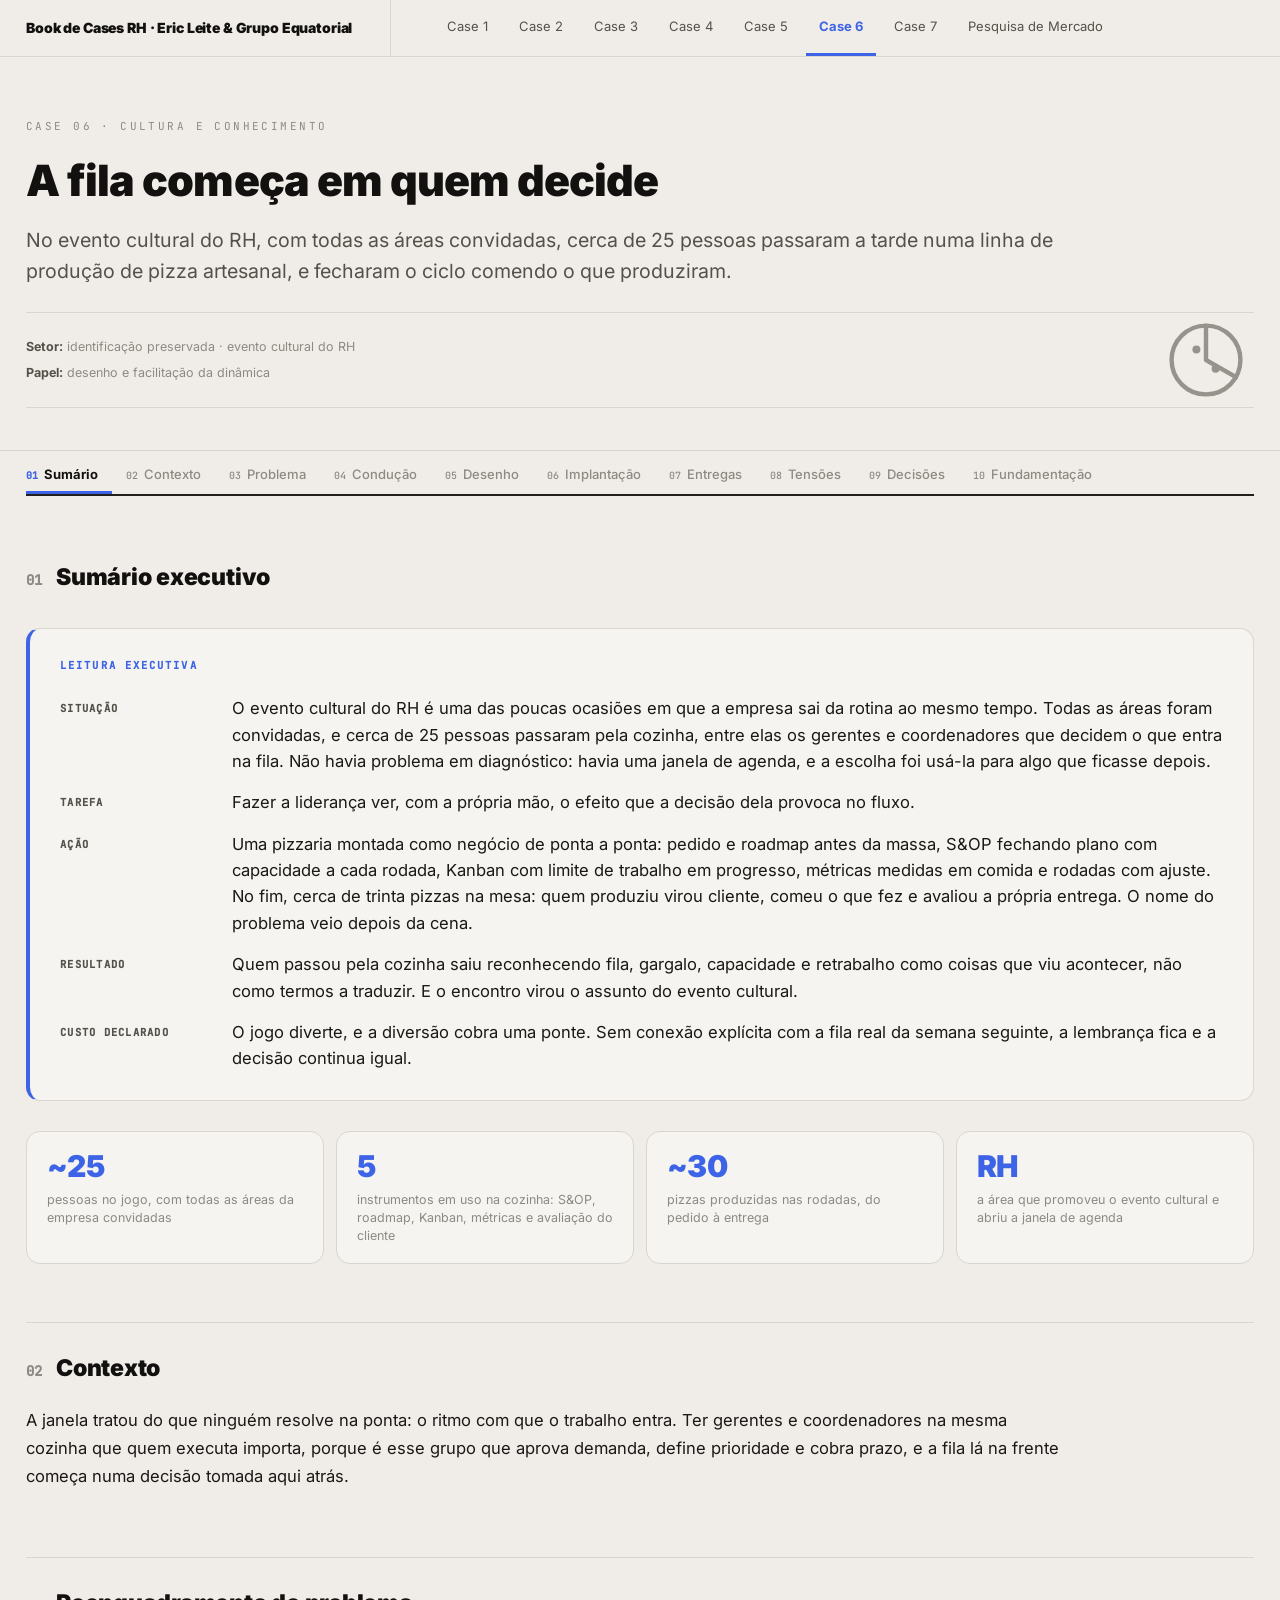
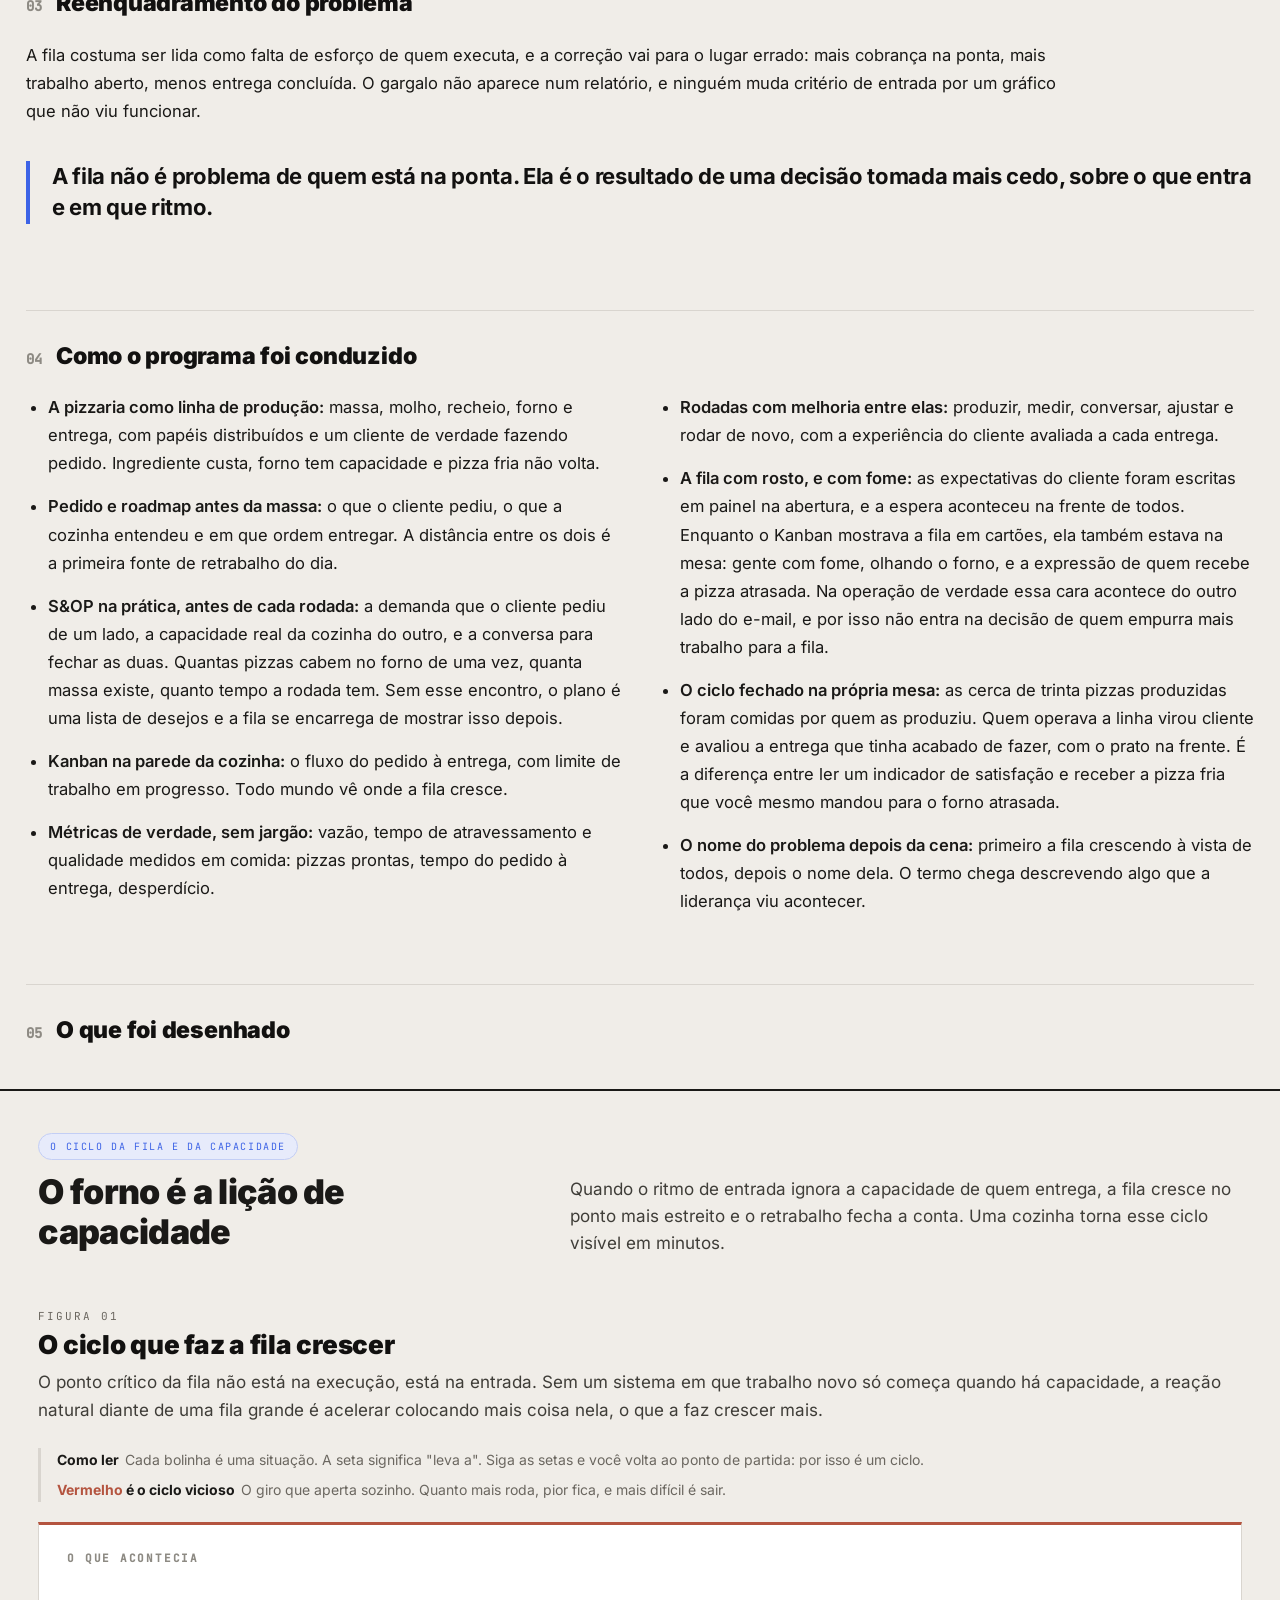
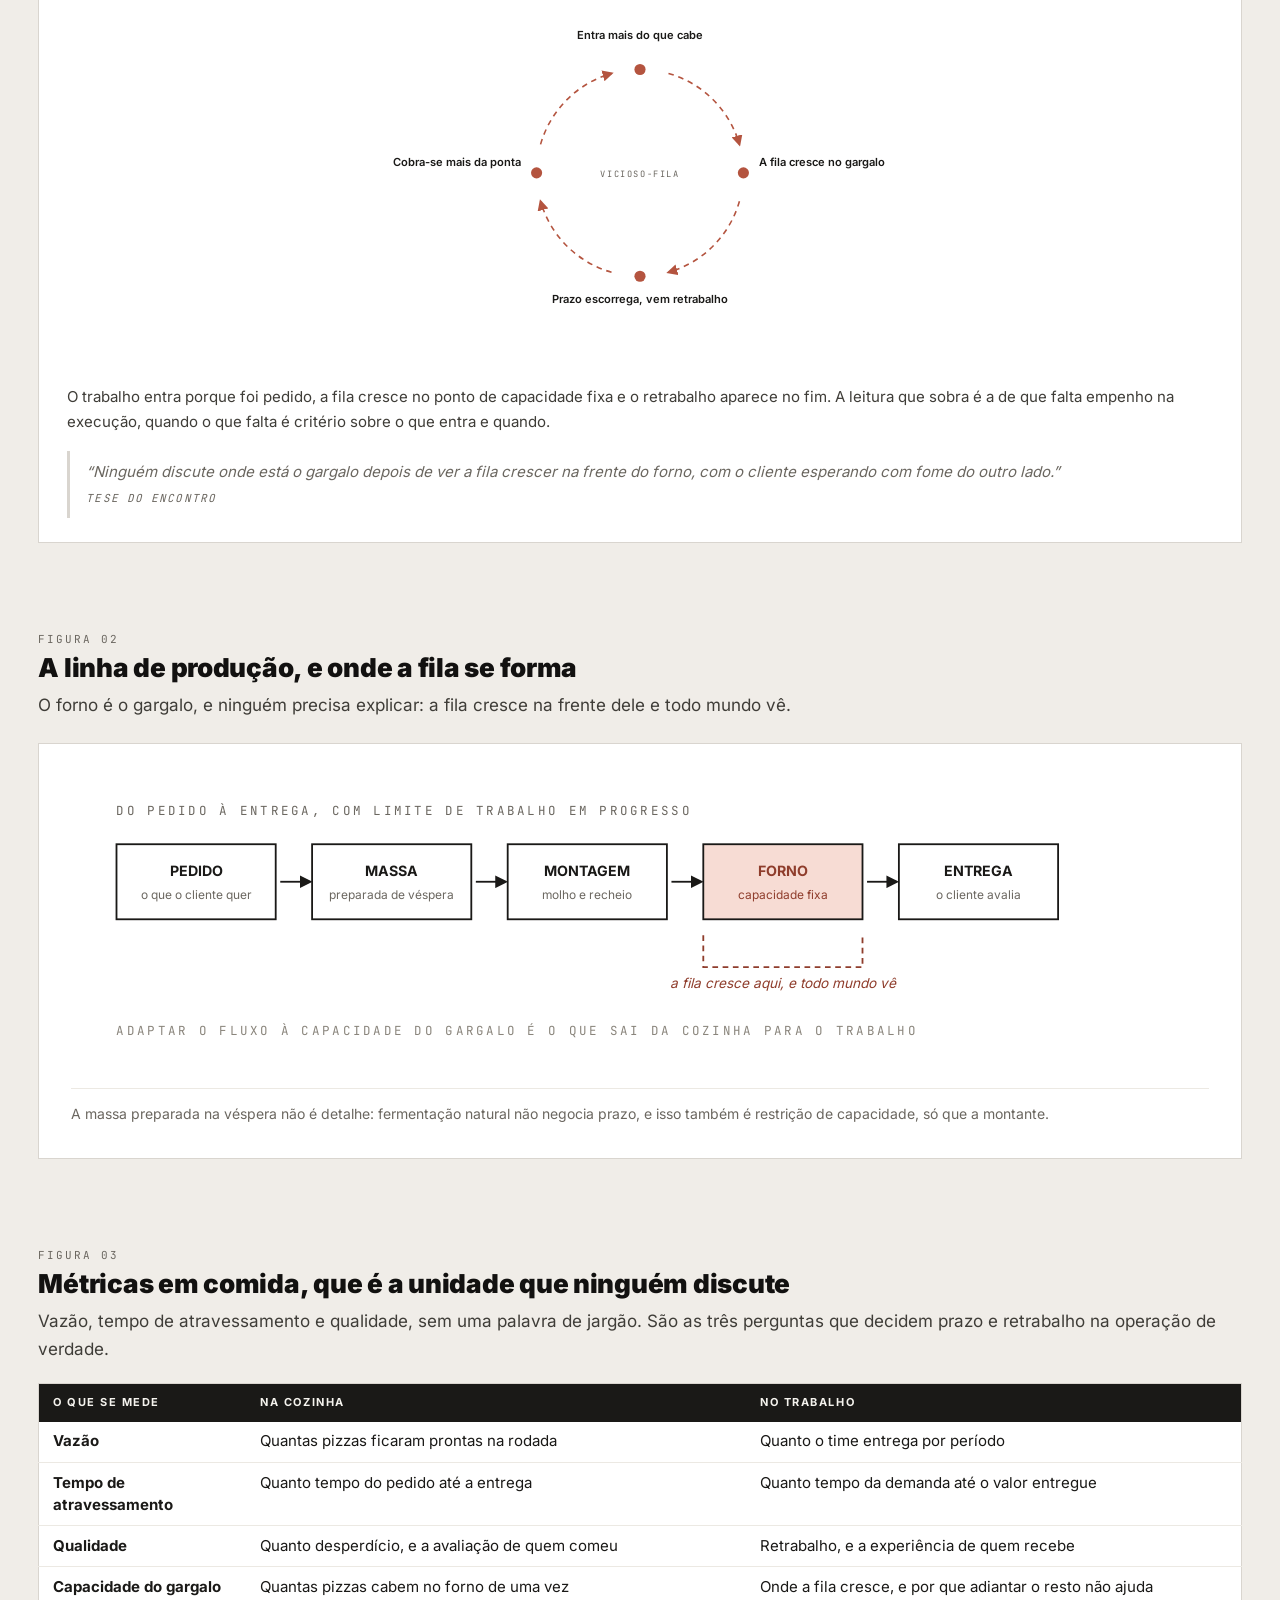
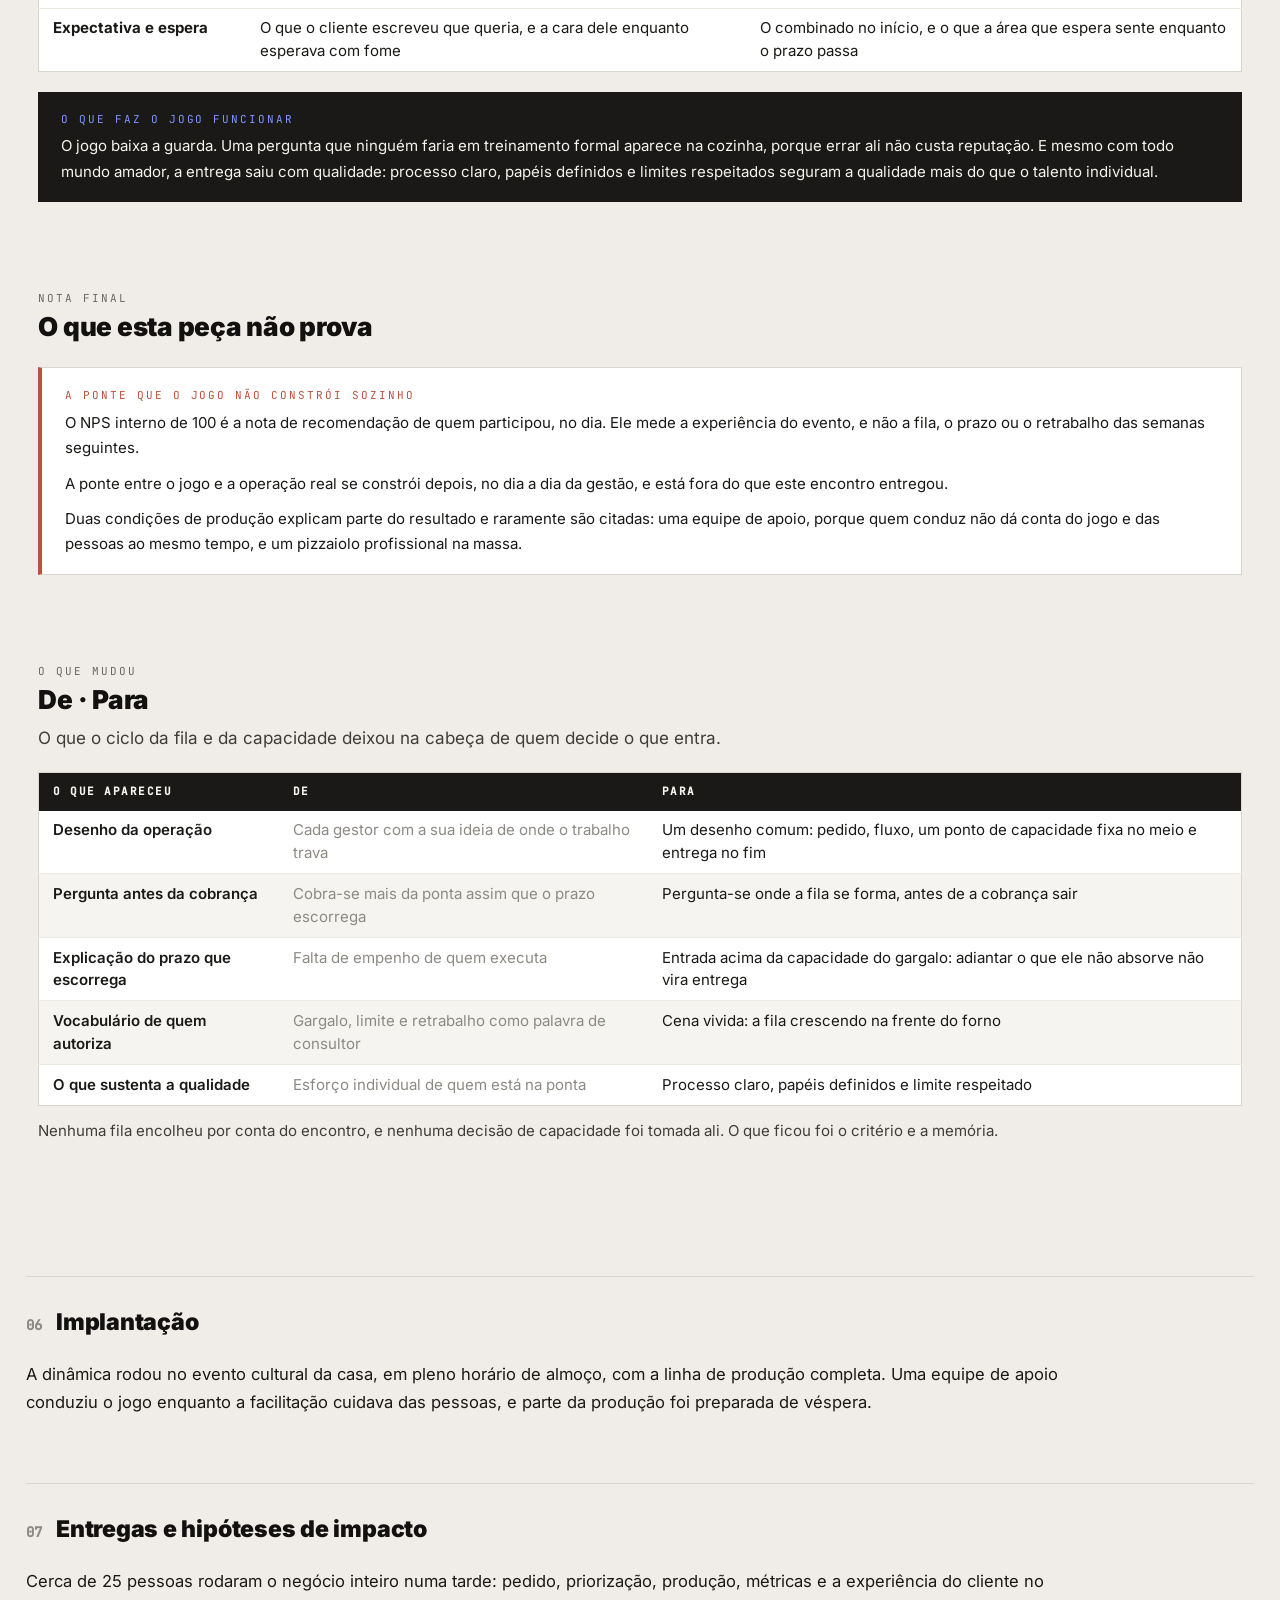
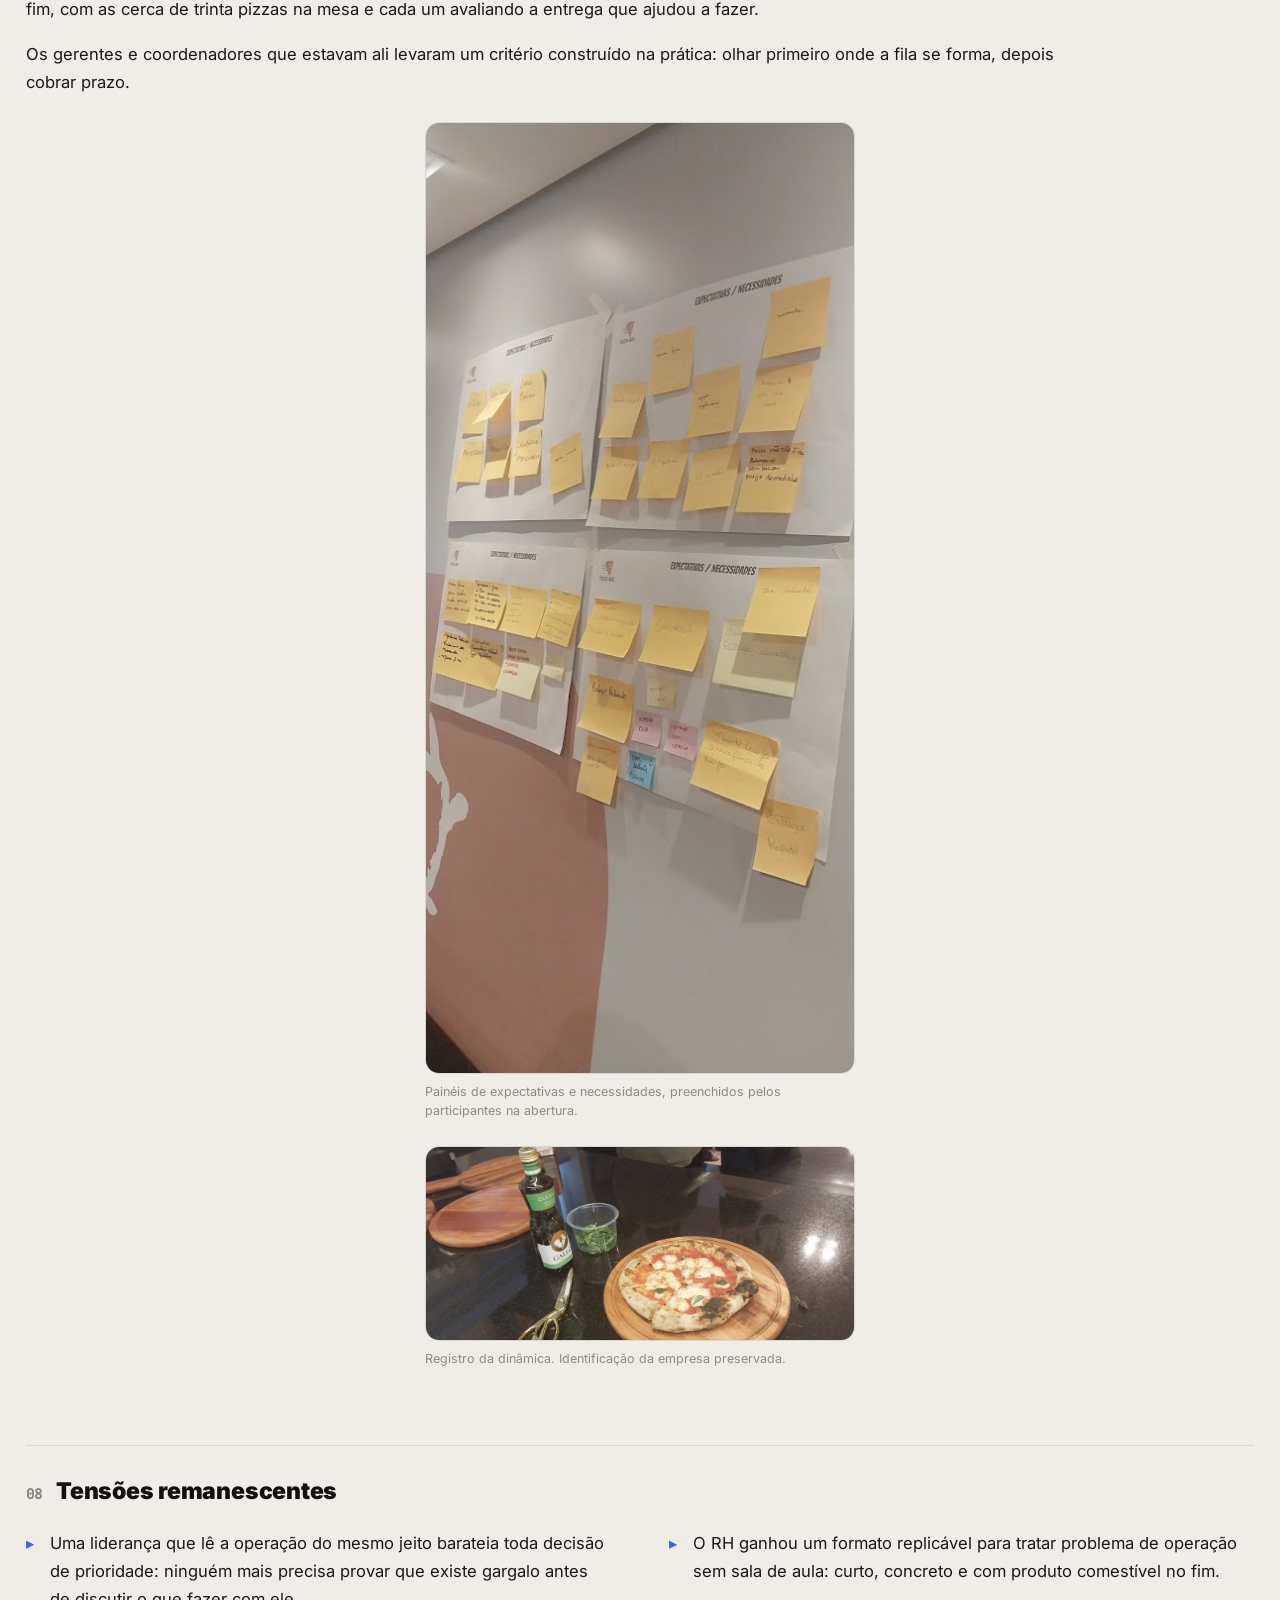
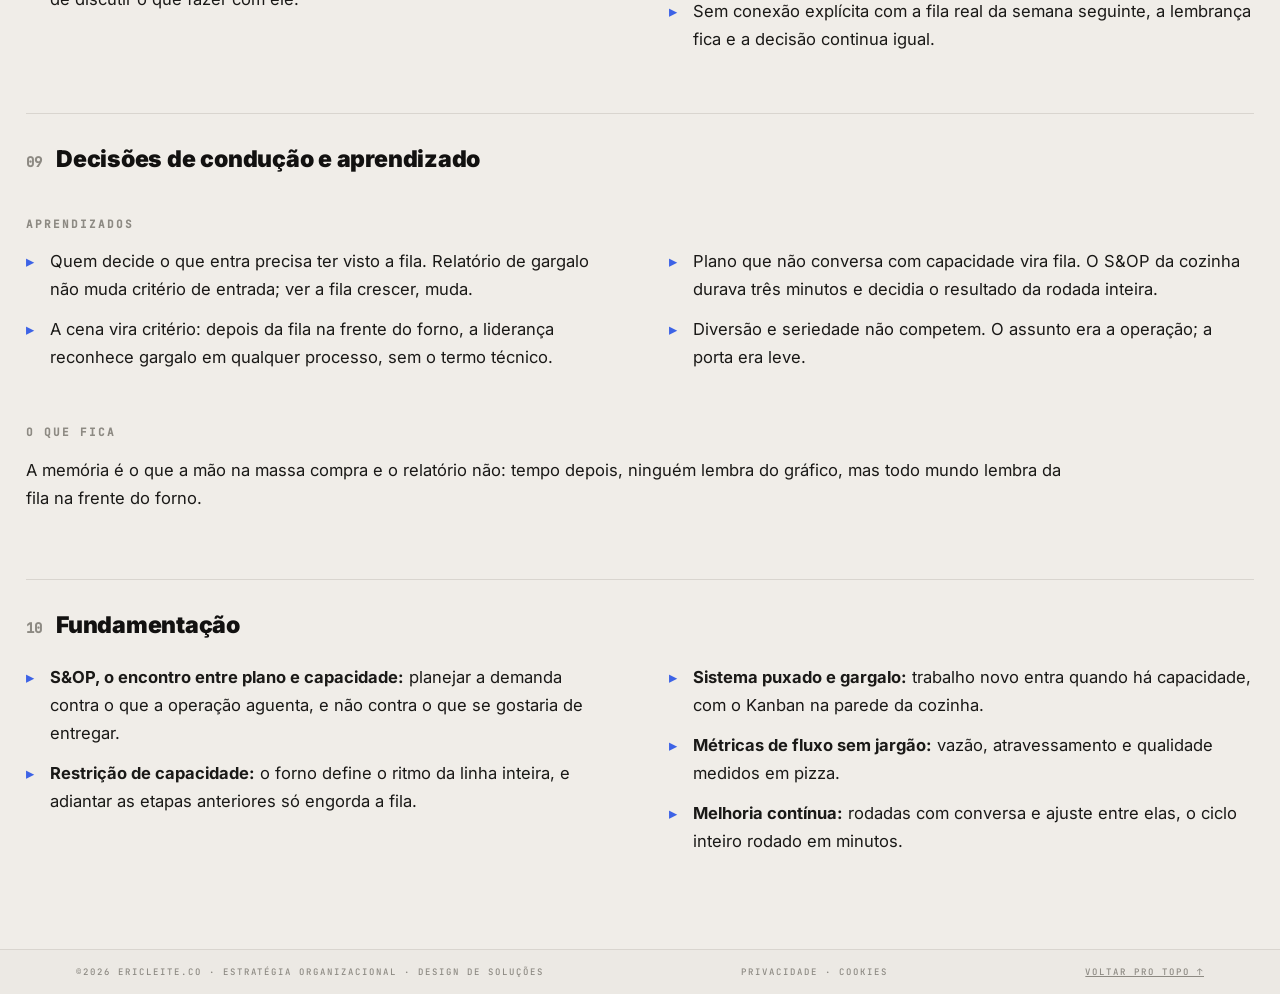
<file: equatorial/case-06.html>
<!doctype html>
<html lang="pt-BR">
<head>
<meta charset="utf-8">
<meta name="viewport" content="width=device-width, initial-scale=1">
<title>Case 06 &middot; A fila começa em quem decide</title>
<link rel="stylesheet" href="assets/book.css?v=202608191510">
<link rel="stylesheet" href="assets/artefato.css?v=202608191510">
</head>
<body>

<div class="hero"><div class="shell">
  <p class="kicker">Case 06 · Cultura e conhecimento</p>
  <h1>A fila come&ccedil;a em quem decide</h1>
  <p class="standfirst">No evento cultural do RH, com todas as áreas convidadas, cerca de 25
    pessoas passaram a tarde numa linha de produção de pizza artesanal, e fecharam o ciclo comendo
    o que produziram.</p>
  <p class="facts">
    <span><b>Setor:</b> identificação preservada · evento cultural do RH</span>
    <span><b>Papel:</b> desenho e facilitação da dinâmica</span>
    <svg class="fpic" viewBox="0 0 24 24" aria-hidden="true"><circle cx="12" cy="12" r="8.6"/><path d="M12 3.4V12l7.5 4.3"/><circle cx="9.6" cy="9.4" r="1" fill="currentColor" stroke="none"/><circle cx="14.4" cy="14.2" r="1" fill="currentColor" stroke="none"/></svg>
  </p>
</div></div>

<div class="shell">

  <!--PANE:p-01:Sumário-->
<section class="pane" id="p-01" data-aba="Sumário">

  <div class="ph"><span class="phn">01</span><span class="pht">Sumário executivo</span></div>







  <div class="exec">
    <p class="eh">Leitura executiva</p>
    <dl>
      <dt>Situação</dt>
      <dd>O evento cultural do RH é uma das poucas ocasiões em que a empresa sai da rotina ao mesmo
        tempo. Todas as áreas foram convidadas, e cerca de 25 pessoas passaram pela cozinha, entre
        elas os gerentes e coordenadores que decidem o que entra na fila. Não havia problema em
        diagnóstico: havia uma janela de agenda, e a escolha foi usá-la para algo que ficasse
        depois.</dd>
      <dt>Tarefa</dt>
      <dd>Fazer a liderança ver, com a própria mão, o efeito que a decisão dela provoca no
        fluxo.</dd>
      <dt>Ação</dt>
      <dd>Uma pizzaria montada como negócio de ponta a ponta: pedido e roadmap antes da massa,
        S&amp;OP fechando plano com capacidade a cada rodada, Kanban com limite de trabalho em
        progresso, métricas medidas em comida e rodadas com ajuste.
        No fim, cerca de trinta pizzas na mesa: quem produziu virou cliente, comeu o que fez e
        avaliou a própria entrega. O nome do problema veio depois da cena.</dd>
      <dt>Resultado</dt>
      <dd>Quem passou pela cozinha saiu reconhecendo fila, gargalo, capacidade e retrabalho como
        coisas que viu acontecer, não como termos a traduzir. E o encontro virou o assunto do
        evento cultural.</dd>
      <dt>Custo declarado</dt>
      <dd>O jogo diverte, e a diversão cobra uma ponte. Sem conexão explícita com a fila real da
        semana seguinte, a lembrança fica e a decisão continua igual.</dd>
    </dl>
  </div>

  <div class="stats">
    <div class="stat"><div class="sv">~25</div><div class="sl">pessoas no jogo, com todas as áreas da empresa convidadas</div></div>
    <div class="stat"><div class="sv">5</div><div class="sl">instrumentos em uso na cozinha: S&amp;OP, roadmap, Kanban, métricas e avaliação do cliente</div></div>
    <div class="stat"><div class="sv">~30</div><div class="sl">pizzas produzidas nas rodadas, do pedido à entrega</div></div>
    <div class="stat"><div class="sv">RH</div><div class="sl">a área que promoveu o evento cultural e abriu a janela de agenda</div></div>
  </div>


  </section><!--/PANE-->
<!--PANE:p-02:Contexto-->
<section class="pane" id="p-02" data-aba="Contexto">

  <div class="ph"><span class="phn">02</span><span class="pht">Contexto</span></div>
<p>A janela tratou do que ninguém resolve na ponta: o ritmo com que o trabalho entra. Ter gerentes
    e coordenadores na mesma cozinha que quem executa importa, porque é esse grupo que aprova
    demanda, define prioridade e cobra prazo, e a fila lá na frente começa numa decisão tomada aqui
    atrás.</p>


  </section><!--/PANE-->
<!--PANE:p-03:Problema-->
<section class="pane" id="p-03" data-aba="Problema">

  <div class="ph"><span class="phn">03</span><span class="pht">Reenquadramento do problema</span></div>
<p>A fila costuma ser lida como falta de esforço de quem executa, e a correção vai para o lugar
    errado: mais cobrança na ponta, mais trabalho aberto, menos entrega concluída. O gargalo não
    aparece num relatório, e ninguém muda critério de entrada por um gráfico que não viu
    funcionar.</p>

  <blockquote class="q">A fila não é problema de quem está na ponta. Ela é o resultado de uma
    decisão tomada mais cedo, sobre o que entra e em que ritmo.</blockquote>


  </section><!--/PANE-->
<!--PANE:p-04:Condução-->
<section class="pane" id="p-04" data-aba="Condução">

  <div class="ph"><span class="phn">04</span><span class="pht">Como o programa foi conduzido</span></div>
<ul class="inits">
    <li><b>A pizzaria como linha de produção:</b> massa, molho, recheio, forno e entrega, com papéis
      distribuídos e um cliente de verdade fazendo pedido. Ingrediente custa, forno tem capacidade
      e pizza fria não volta.</li>
    <li><b>Pedido e roadmap antes da massa:</b> o que o cliente pediu, o que a cozinha entendeu e em
      que ordem entregar. A distância entre os dois é a primeira fonte de retrabalho do dia.</li>
    <li><b>S&amp;OP na prática, antes de cada rodada:</b> a demanda que o cliente pediu de um lado, a
      capacidade real da cozinha do outro, e a conversa para fechar as duas. Quantas pizzas cabem no
      forno de uma vez, quanta massa existe, quanto tempo a rodada tem. Sem esse encontro, o plano
      é uma lista de desejos e a fila se encarrega de mostrar isso depois.</li>
    <li><b>Kanban na parede da cozinha:</b> o fluxo do pedido à entrega, com limite de trabalho em
      progresso. Todo mundo vê onde a fila cresce.</li>
    <li><b>Métricas de verdade, sem jargão:</b> vazão, tempo de atravessamento e qualidade medidos
      em comida: pizzas prontas, tempo do pedido à entrega, desperdício.</li>
    <li><b>Rodadas com melhoria entre elas:</b> produzir, medir, conversar, ajustar e rodar de novo,
      com a experiência do cliente avaliada a cada entrega.</li>
    <li><b>A fila com rosto, e com fome:</b> as expectativas do cliente foram escritas em painel na
      abertura, e a espera aconteceu na frente de todos. Enquanto o Kanban mostrava a fila em
      cartões, ela também estava na mesa: gente com fome, olhando o forno, e a expressão de quem
      recebe a pizza atrasada. Na operação de verdade essa cara acontece do outro lado do e-mail, e
      por isso não entra na decisão de quem empurra mais trabalho para a fila.</li>
    <li><b>O ciclo fechado na própria mesa:</b> as cerca de trinta pizzas produzidas foram comidas
      por quem as produziu. Quem operava a linha virou cliente e avaliou a entrega que tinha acabado
      de fazer, com o prato na frente. É a diferença entre ler um indicador de satisfação e receber
      a pizza fria que você mesmo mandou para o forno atrasada.</li>
    <li><b>O nome do problema depois da cena:</b> primeiro a fila crescendo à vista de todos,
      depois o nome dela. O termo chega descrevendo algo que a liderança viu acontecer.</li>
  </ul>


  </section><!--/PANE-->
<!--PANE:p-05:Desenho-->
<section class="pane" id="p-05" data-aba="Desenho">

  <div class="ph"><span class="phn">05</span><span class="pht">O que foi desenhado</span></div>






  <!--INLINE:c6:INICIO-->
<div class="artefato">
<div class="wrap">
<p class="pecatag">o ciclo da fila e da capacidade</p>
<div class="pecaintro">
  <p class="peca-h1">O forno é a lição de capacidade</p>
  <p class="standfirst">Quando o ritmo de entrada ignora a capacidade de quem entrega, a fila cresce no ponto mais estreito e o retrabalho fecha a conta. Uma cozinha torna esse ciclo visível em minutos.</p>
  </div>

  <section>
    <span class="cota">figura 01</span>

<h2>O ciclo que faz a fila crescer</h2>
    <p class="standfirst">O ponto crítico da fila não está na execução, está na entrada. Sem um sistema em que trabalho novo só começa quando há capacidade, a reação natural diante de uma fila grande é acelerar colocando mais coisa nela, o que a faz crescer mais.</p>
  <div class="como-ler">
    <div><strong>Como ler</strong>Cada bolinha é uma situação. A seta significa "leva a". Siga as
    setas e você volta ao ponto de partida: por isso é um ciclo.</div>
    <div><strong><span class="selo-antes">Vermelho</span> é o ciclo vicioso</strong>O giro que aperta
    sozinho. Quanto mais roda, pior fica, e mais difícil é sair.</div>
  </div>
  <div class="par">
      <div class="quadro antes">
        <h3 style="margin-top:0">O que acontecia</h3>
        <svg viewBox="-72 0 704 500" xmlns="http://www.w3.org/2000/svg" role="img" aria-label="ciclo vicioso da fila e da capacidade">
          <defs><marker id="c6-c6v" viewBox="0 0 10 10" refX="8" refY="5" markerWidth="7" markerHeight="7" orient="auto-start-reverse"><path d="M0 0 L10 5 L0 10 z" fill="#b4543f"/></marker></defs>
          <path d="M315.8 125.0 A 130 130 0 0 1 405.0 214.2" fill="none" stroke="#b4543f" stroke-width="2" marker-end="url(#c6-c6v)"/>
          <path d="M405.0 285.8 A 130 130 0 0 1 315.8 375.0" fill="none" stroke="#b4543f" stroke-width="2" marker-end="url(#c6-c6v)"/>
          <path d="M244.2 375.0 A 130 130 0 0 1 155.0 285.8" fill="none" stroke="#b4543f" stroke-width="2" marker-end="url(#c6-c6v)"/>
          <path d="M155.0 214.2 A 130 130 0 0 1 244.2 125.0" fill="none" stroke="#b4543f" stroke-width="2" marker-end="url(#c6-c6v)"/>
          <circle cx="280" cy="120" r="7" fill="#b4543f"/>
          <text x="280" y="82" text-anchor="middle" font-size="14" font-weight="600" fill="#1a1917"><tspan x="280" dy="0">Entra mais do que cabe</tspan></text>
          <circle cx="410" cy="250" r="7" fill="#b4543f"/>
          <text x="430" y="242" text-anchor="start" font-size="14" font-weight="600" fill="#1a1917"><tspan x="430" dy="0">A fila cresce no gargalo</tspan></text>
          <circle cx="280" cy="380" r="7" fill="#b4543f"/>
          <text x="280" y="414" text-anchor="middle" font-size="14" font-weight="600" fill="#1a1917"><tspan x="280" dy="0">Prazo escorrega, vem retrabalho</tspan></text>
          <circle cx="150" cy="250" r="7" fill="#b4543f"/>
          <text x="130" y="242" text-anchor="end" font-size="14" font-weight="600" fill="#1a1917"><tspan x="130" dy="0">Cobra-se mais da ponta</tspan></text>
          <text x="280" y="255" text-anchor="middle" font-size="11" letter-spacing="2" fill="#6b6760" font-family="JetBrains Mono, Consolas, monospace">VICIOSO-FILA</text>
          </svg>
        <p class="hist">O trabalho entra porque foi pedido, a fila cresce no ponto de capacidade fixa e o retrabalho aparece no fim. A leitura que sobra é a de que falta empenho na execução, quando o que falta é critério sobre o que entra e quando.</p>
        <p class="fala">&ldquo;Ninguém discute onde está o gargalo depois de ver a fila crescer na frente do forno, com o cliente esperando com fome do outro lado.&rdquo;<br><span class="cota" style="letter-spacing:.1em">tese do encontro</span></p>
      </div>
    </div>
  </section>

  <section>
    <span class="cota">figura 02</span>

<h2>A linha de produção, e onde a fila se forma</h2>
    <p class="standfirst">O forno é o gargalo, e ninguém precisa explicar: a fila cresce na frente dele e todo mundo vê.</p>
    <div class="meta-fig">
      <svg viewBox="0 0 1000 260" xmlns="http://www.w3.org/2000/svg" role="img" aria-label="linha de producao da pizzaria com o forno como gargalo"><defs><marker id="c6-c6f" viewBox="0 0 10 10" refX="8" refY="5" markerWidth="7" markerHeight="7" orient="auto-start-reverse"><path d="M0 0 L10 5 L0 10 z" fill="#1a1917"/></marker></defs><text x="40" y="34" font-size="11" letter-spacing="2" fill="#6b6760" font-family="JetBrains Mono, Consolas, monospace">DO PEDIDO À ENTREGA, COM LIMITE DE TRABALHO EM PROGRESSO</text><rect x="40" y="60" width="140" height="66" fill="#fff" stroke="#1a1917" stroke-width="1.6"/><text x="110" y="88" text-anchor="middle" font-size="12.5" font-weight="700" fill="#1a1917">PEDIDO</text><text x="110" y="108" text-anchor="middle" font-size="10.5" fill="#6b6760">o que o cliente quer</text><rect x="212" y="60" width="140" height="66" fill="#fff" stroke="#1a1917" stroke-width="1.6"/><text x="282" y="88" text-anchor="middle" font-size="12.5" font-weight="700" fill="#1a1917">MASSA</text><text x="282" y="108" text-anchor="middle" font-size="10.5" fill="#6b6760">preparada de véspera</text><rect x="384" y="60" width="140" height="66" fill="#fff" stroke="#1a1917" stroke-width="1.6"/><text x="454" y="88" text-anchor="middle" font-size="12.5" font-weight="700" fill="#1a1917">MONTAGEM</text><text x="454" y="108" text-anchor="middle" font-size="10.5" fill="#6b6760">molho e recheio</text><rect x="556" y="60" width="140" height="66" fill="#f7dcd4" stroke="#1a1917" stroke-width="1.6"/><text x="626" y="88" text-anchor="middle" font-size="12.5" font-weight="700" fill="#8f3d2c">FORNO</text><text x="626" y="108" text-anchor="middle" font-size="10.5" fill="#8f3d2c">capacidade fixa</text><rect x="728" y="60" width="140" height="66" fill="#fff" stroke="#1a1917" stroke-width="1.6"/><text x="798" y="88" text-anchor="middle" font-size="12.5" font-weight="700" fill="#1a1917">ENTREGA</text><text x="798" y="108" text-anchor="middle" font-size="10.5" fill="#6b6760">o cliente avalia</text><line x1="184" y1="93" x2="210" y2="93" stroke="#1a1917" stroke-width="1.6" marker-end="url(#c6-c6f)"/><line x1="356" y1="93" x2="382" y2="93" stroke="#1a1917" stroke-width="1.6" marker-end="url(#c6-c6f)"/><line x1="528" y1="93" x2="554" y2="93" stroke="#1a1917" stroke-width="1.6" marker-end="url(#c6-c6f)"/><line x1="700" y1="93" x2="726" y2="93" stroke="#1a1917" stroke-width="1.6" marker-end="url(#c6-c6f)"/><path d="M556 140 L556 168 L696 168 L696 140" fill="none" stroke="#8f3d2c" stroke-width="1.6" stroke-dasharray="5 4"/><text x="626" y="186" text-anchor="middle" font-size="12" font-style="italic" fill="#8f3d2c">a fila cresce aqui, e todo mundo vê</text><text x="40" y="228" font-size="11" letter-spacing="2" fill="#8a857c" font-family="JetBrains Mono, Consolas, monospace">ADAPTAR O FLUXO À CAPACIDADE DO GARGALO É O QUE SAI DA COZINHA PARA O TRABALHO</text></svg>
      <p class="legenda">A massa preparada na véspera não é detalhe: fermentação natural não negocia prazo, e isso também é restrição de capacidade, só que a montante.</p>
    </div>
  </section>

  <section>
    <span class="cota">figura 03</span>

<h2>Métricas em comida, que é a unidade que ninguém discute</h2>
    <p class="standfirst">Vazão, tempo de atravessamento e qualidade, sem uma palavra de jargão. São as três perguntas que decidem prazo e retrabalho na operação de verdade.</p>
    <div class="scroll">
    <table class="simples larga">
      <thead><tr><th>O que se mede</th><th>Na cozinha</th><th>No trabalho</th></tr></thead>
      <tbody>
        <tr><td class="k">Vazão</td><td>Quantas pizzas ficaram prontas na rodada</td><td>Quanto o time entrega por período</td></tr>
        <tr><td class="k">Tempo de atravessamento</td><td>Quanto tempo do pedido até a entrega</td><td>Quanto tempo da demanda até o valor entregue</td></tr>
        <tr><td class="k">Qualidade</td><td>Quanto desperdício, e a avaliação de quem comeu</td><td>Retrabalho, e a experiência de quem recebe</td></tr>
        <tr><td class="k">Capacidade do gargalo</td><td>Quantas pizzas cabem no forno de uma vez</td><td>Onde a fila cresce, e por que adiantar o resto não ajuda</td></tr>
        <tr><td class="k">Expectativa e espera</td><td>O que o cliente escreveu que queria, e a cara dele enquanto esperava com fome</td><td>O combinado no início, e o que a área que espera sente enquanto o prazo passa</td></tr>
        </tbody>
    </table>
    </div>
  </section>

    <div class="alavanca">
      <span class="cota">o que faz o jogo funcionar</span>
      O jogo baixa a guarda. Uma pergunta que ninguém faria em treinamento formal aparece na cozinha, porque errar ali não custa reputação. E mesmo com todo mundo amador, a entrega saiu com qualidade: processo claro, papéis definidos e limites respeitados seguram a qualidade mais do que o talento individual.
    </div>
  <section>
    <span class="cota">nota final</span>

<h2>O que esta peça não prova</h2>
    <div class="aviso">
      <span class="cota">a ponte que o jogo não constrói sozinho</span>
      <p>O NPS interno de 100 é a nota de recomendação de quem participou, no dia. Ele mede a experiência do evento, e não a fila, o prazo ou o retrabalho das semanas seguintes.</p>
      <p>A ponte entre o jogo e a operação real se constrói depois, no dia a dia da gestão, e está fora do que este encontro entregou.</p>
      <p>Duas condições de produção explicam parte do resultado e raramente são citadas: uma equipe de apoio, porque quem conduz não dá conta do jogo e das pessoas ao mesmo tempo, e um pizzaiolo profissional na massa.</p>
    </div>
  </section>


  <section><span class="cota">o que mudou</span><h2>De &middot; Para</h2><p class="standfirst">O que o ciclo da fila e da capacidade deixou na cabeça de quem decide o que entra.</p><div class="tablescroll"><table class="cmp"><thead><tr><th>O que apareceu</th><th>De</th><th>Para</th></tr></thead><tbody>
      <tr><td>Desenho da operação</td><td class="was">Cada gestor com a sua ideia de onde o trabalho trava</td><td class="now">Um desenho comum: pedido, fluxo, um ponto de capacidade fixa no meio e entrega no fim</td></tr>
      <tr><td>Pergunta antes da cobrança</td><td class="was">Cobra-se mais da ponta assim que o prazo escorrega</td><td class="now">Pergunta-se onde a fila se forma, antes de a cobrança sair</td></tr>
      <tr><td>Explicação do prazo que escorrega</td><td class="was">Falta de empenho de quem executa</td><td class="now">Entrada acima da capacidade do gargalo: adiantar o que ele não absorve não vira entrega</td></tr>
      <tr><td>Vocabulário de quem autoriza</td><td class="was">Gargalo, limite e retrabalho como palavra de consultor</td><td class="now">Cena vivida: a fila crescendo na frente do forno</td></tr>
      <tr><td>O que sustenta a qualidade</td><td class="was">Esforço individual de quem está na ponta</td><td class="now">Processo claro, papéis definidos e limite respeitado</td></tr>
      </tbody></table></div><p class="hist">Nenhuma fila encolheu por conta do encontro, e nenhuma decisão de capacidade foi tomada ali. O que ficou foi o critério e a memória.</p></section>

</div>
</div>
<!--INLINE:c6:FIM-->


  </section><!--/PANE-->
<!--PANE:p-06:Implantação-->
<section class="pane" id="p-06" data-aba="Implantação">

  <div class="ph"><span class="phn">06</span><span class="pht">Implantação</span></div>
  <p>A dinâmica rodou no evento cultural da casa, em pleno horário de almoço, com a linha de
    produção completa. Uma equipe de apoio conduziu o jogo enquanto a facilitação cuidava das
    pessoas, e parte da produção foi preparada de véspera.</p>


  </section><!--/PANE-->
<!--PANE:p-07:Entregas-->
<section class="pane" id="p-07" data-aba="Entregas">

  <div class="ph"><span class="phn">07</span><span class="pht">Entregas e hipóteses de impacto</span></div>
<p>Cerca de 25 pessoas rodaram o negócio inteiro numa tarde: pedido, priorização, produção,
    métricas e a experiência do cliente no fim, com as cerca de trinta pizzas na mesa e cada um
    avaliando a entrega que ajudou a fazer.</p>

  <p>Os gerentes e coordenadores que estavam ali levaram um critério construído na prática: olhar
    primeiro onde a fila se forma, depois cobrar prazo.</p>

  <figure>
    <img src="Case/Case%206%20-%20Evento%20cultural%20do%20RH/01_Estudo%20do%20caso%20(publicavel)/fotos/20250922_121138.jpg" alt="Painéis de expectativas e necessidades preenchidos pelos participantes">
    <figcaption>Painéis de expectativas e necessidades, preenchidos pelos participantes na
      abertura.</figcaption>
  </figure>

  <figure>
    <img src="Case/Case%206%20-%20Evento%20cultural%20do%20RH/01_Estudo%20do%20caso%20(publicavel)/fotos/20250922_123815.jpg" alt="Registro da dinâmica do evento cultural do RH">
    <figcaption>Registro da dinâmica. Identificação da empresa preservada.</figcaption>
  </figure>


  </section><!--/PANE-->
<!--PANE:p-08:Tensões-->
<section class="pane" id="p-08" data-aba="Tensões">

  <div class="ph"><span class="phn">08</span><span class="pht">Tensões remanescentes</span></div>
<ul class="arrow">
    <li>Uma liderança que lê a operação do mesmo jeito barateia toda decisão de prioridade:
      ninguém mais precisa provar que existe gargalo antes de discutir o que fazer com ele.</li>
    <li>O RH ganhou um formato replicável para tratar problema de operação sem sala de aula: curto,
      concreto e com produto comestível no fim.</li>
    <li>Sem conexão explícita com a fila real da semana seguinte, a lembrança fica e a decisão
      continua igual.</li>
  </ul>


  </section><!--/PANE-->
<!--PANE:p-09:Decisões-->
<section class="pane" id="p-09" data-aba="Decisões">

  <div class="ph"><span class="phn">09</span><span class="pht">Decisões de condução e aprendizado</span></div>







  <h3>Aprendizados</h3>
  <ul class="arrow">
    <li>Quem decide o que entra precisa ter visto a fila. Relatório de gargalo não muda critério de
      entrada; ver a fila crescer, muda.</li>
    <li>A cena vira critério: depois da fila na frente do forno, a liderança reconhece gargalo em
      qualquer processo, sem o termo técnico.</li>
    <li>Plano que não conversa com capacidade vira fila. O S&amp;OP da cozinha durava três minutos e
      decidia o resultado da rodada inteira.</li>
    <li>Diversão e seriedade não competem. O assunto era a operação; a porta era leve.</li>
  </ul>

<h3>O que fica</h3>
  <p>A memória é o que a mão na massa compra e o relatório não: tempo depois, ninguém lembra do
    gráfico, mas todo mundo lembra da fila na frente do forno.</p>


  </section><!--/PANE-->
<!--PANE:p-10:Fundamentação-->
<section class="pane" id="p-10" data-aba="Fundamentação">

  <div class="ph"><span class="phn">10</span><span class="pht">Fundamentação</span></div>
  <ul class="arrow">
    <li><b>S&amp;OP, o encontro entre plano e capacidade:</b> planejar a demanda contra o que a
      operação aguenta, e não contra o que se gostaria de entregar.</li>
    <li><b>Restrição de capacidade:</b> o forno define o ritmo da linha inteira, e adiantar as
      etapas anteriores só engorda a fila.</li>
    <li><b>Sistema puxado e gargalo:</b> trabalho novo entra quando há capacidade, com o Kanban na
      parede da cozinha.</li>
    <li><b>Métricas de fluxo sem jargão:</b> vazão, atravessamento e qualidade medidos em
      pizza.</li>
    <li><b>Melhoria contínua:</b> rodadas com conversa e ajuste entre elas, o ciclo inteiro rodado
      em minutos.</li>
  </ul>


  </section><!--/PANE-->
<!--PANE:FIM-->

</div>

<script src="assets/nav.js?v=202608191510"></script>
<script src="assets/abas.js?v=202608191510"></script>
</body>
</html>
</file>
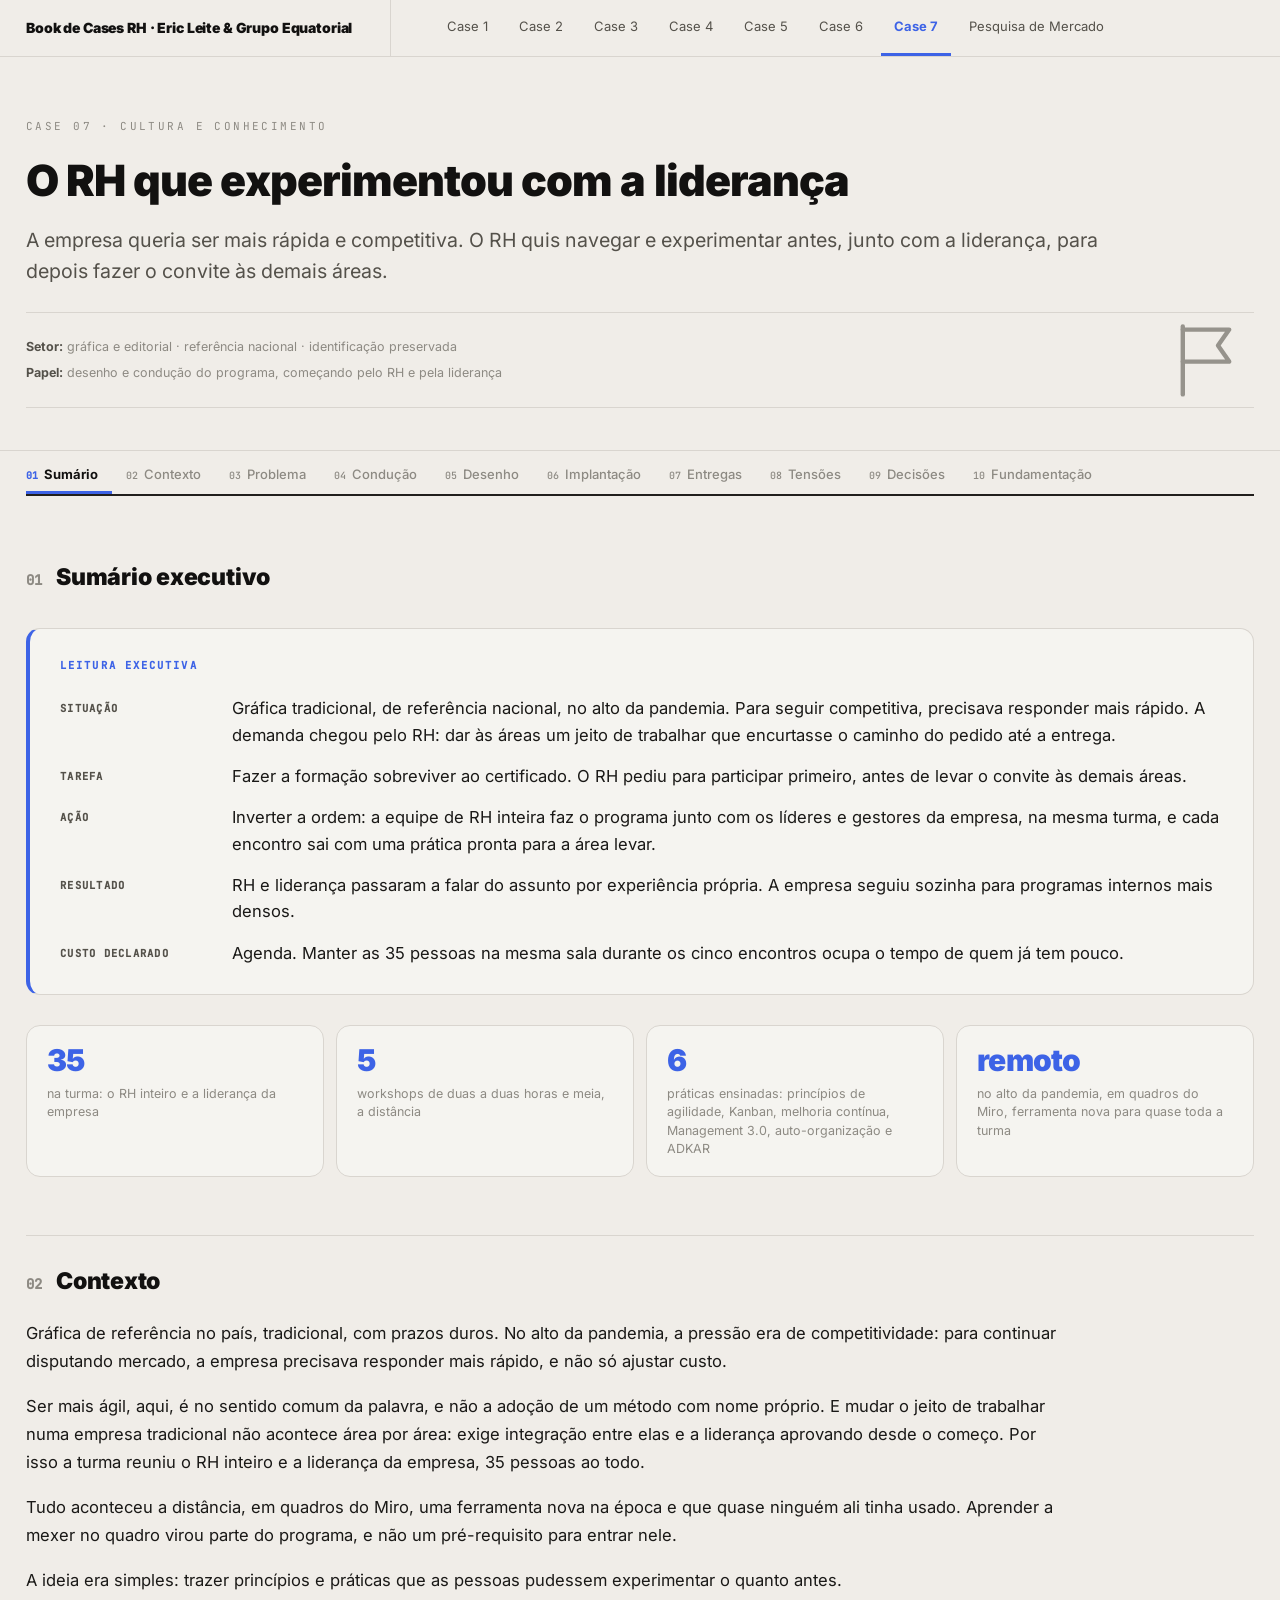
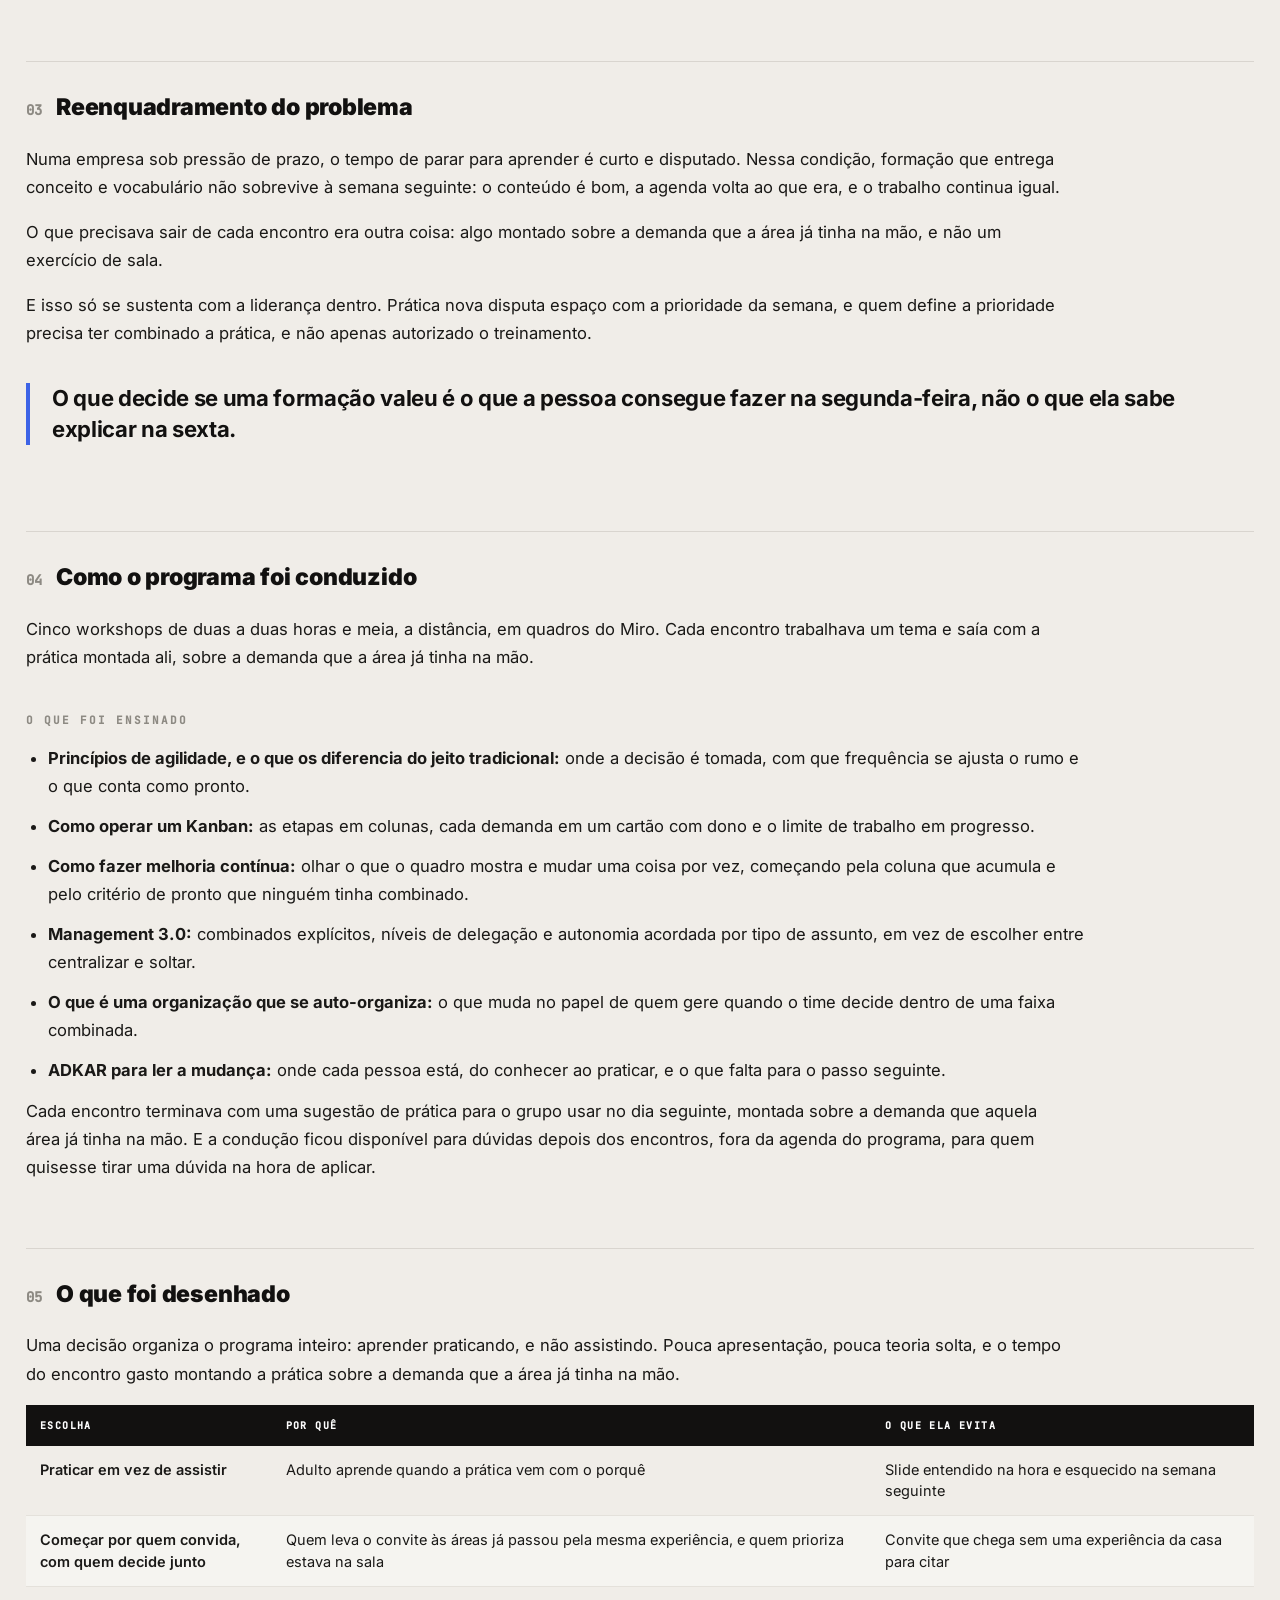
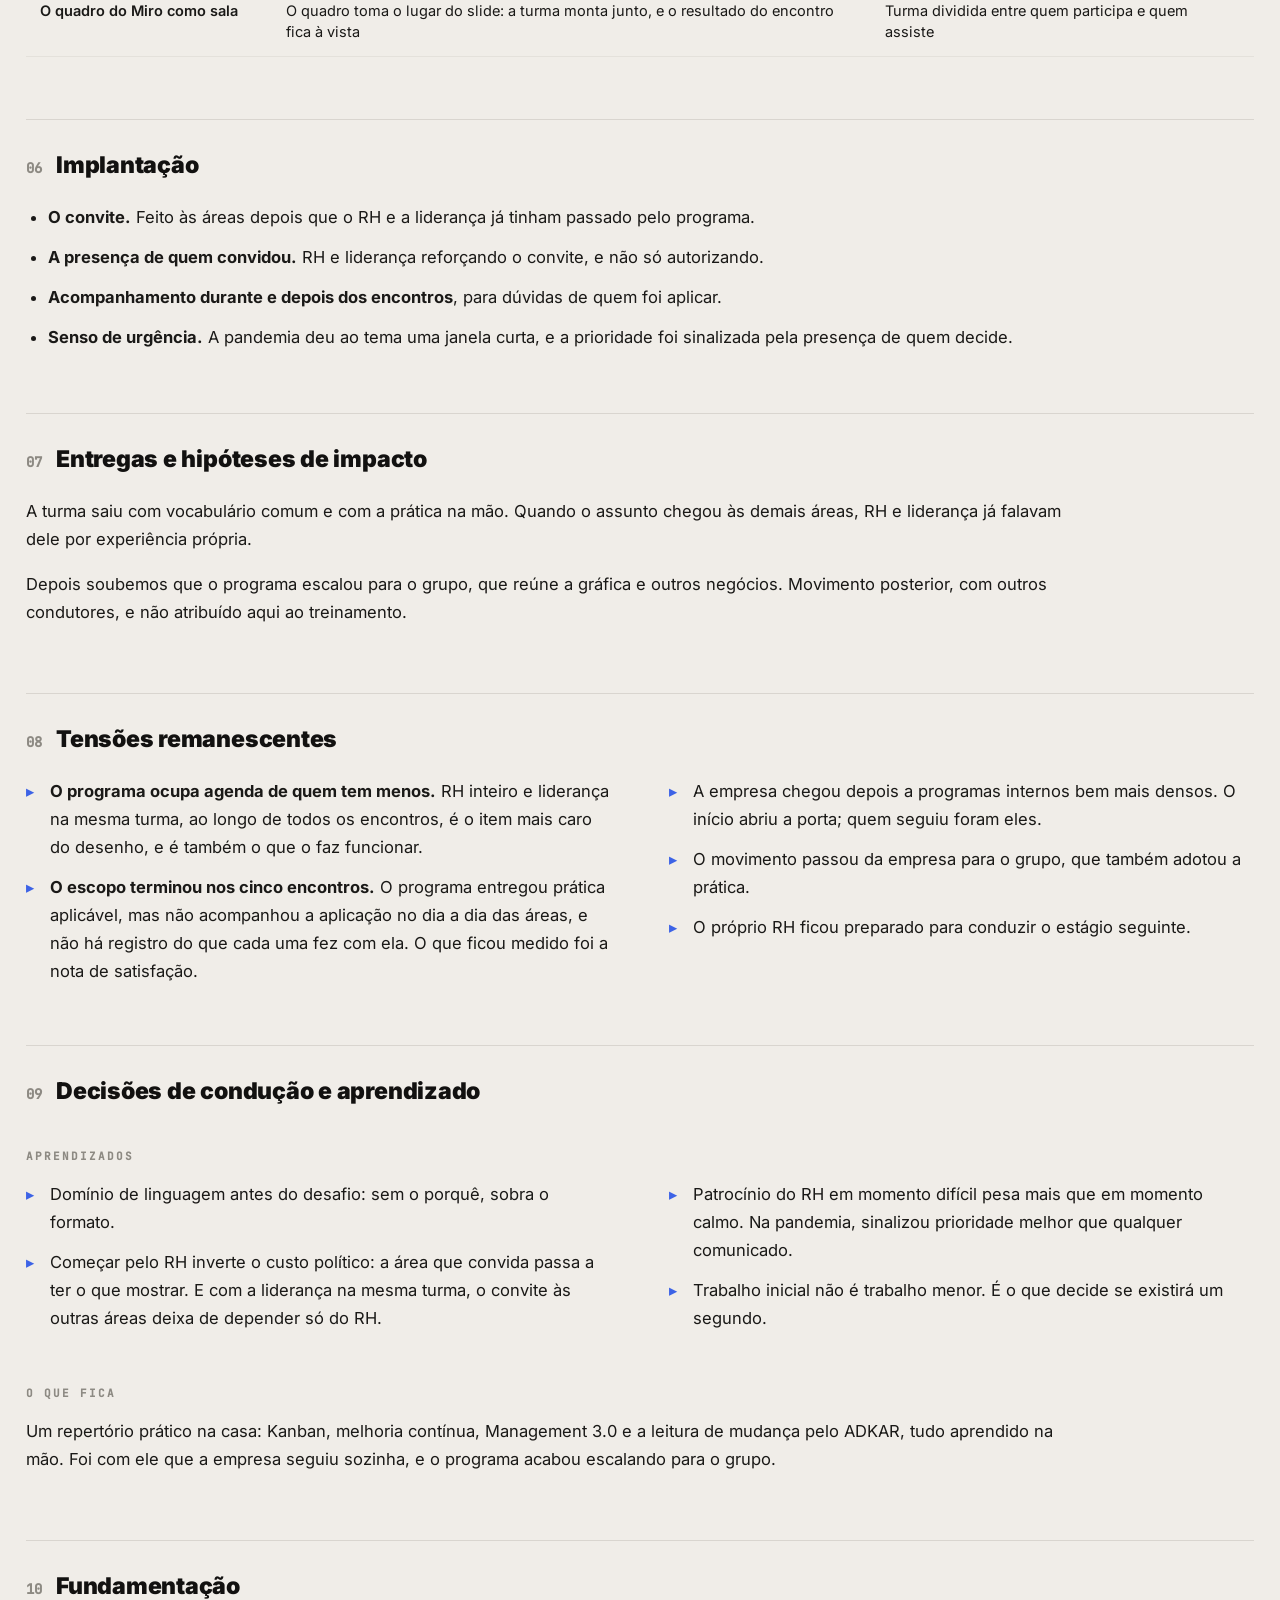
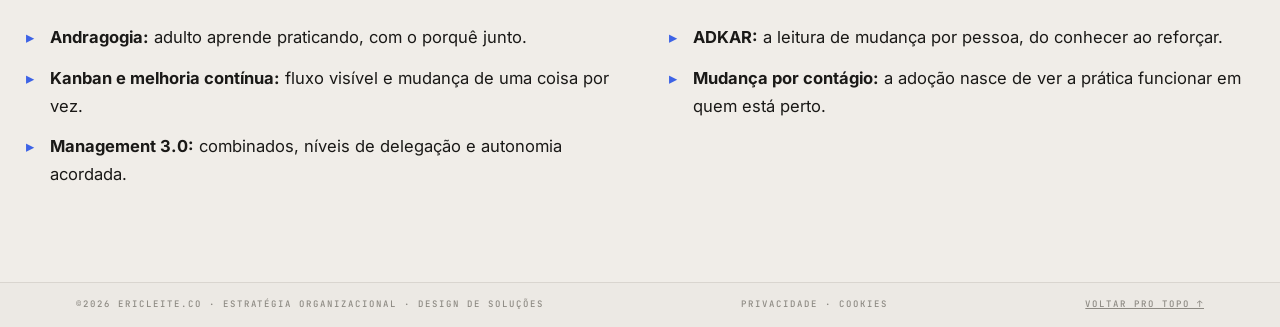
<file: equatorial/case-07.html>
<!doctype html>
<html lang="pt-BR">
<head>
<meta charset="utf-8">
<meta name="viewport" content="width=device-width, initial-scale=1">
<title>Case 07 &middot; O RH que experimentou com a liderança</title>
<link rel="stylesheet" href="assets/book.css?v=202608191510">
<link rel="stylesheet" href="assets/artefato.css?v=202608191510">
</head>
<body>

<div class="hero"><div class="shell">
  <p class="kicker">Case 07 · Cultura e conhecimento</p>
  <h1>O RH que experimentou com a liderança</h1>
  <p class="standfirst">A empresa queria ser mais rápida e competitiva. O RH quis navegar e
    experimentar antes, junto com a liderança, para depois fazer o convite às demais áreas.</p>
  <p class="facts">
    <span><b>Setor:</b> gráfica e editorial · referência nacional · identificação preservada</span>
    <span><b>Papel:</b> desenho e condução do programa, começando pelo RH e pela liderança</span>
    <svg class="fpic" viewBox="0 0 24 24" aria-hidden="true"><path d="M6.2 20.6V3.6"/><path d="M6.2 4.4h11.6l-2.8 4 2.8 4H6.2"/></svg>
  </p>
</div></div>

<div class="shell">

  <!--PANE:p-01:Sumário-->
<section class="pane" id="p-01" data-aba="Sumário">

  <div class="ph"><span class="phn">01</span><span class="pht">Sumário executivo</span></div>







  <div class="exec">
    <p class="eh">Leitura executiva</p>
    <dl>
      <dt>Situação</dt>
      <dd>Gráfica tradicional, de referência nacional, no alto da pandemia. Para seguir competitiva,
        precisava responder mais rápido. A demanda chegou pelo RH: dar às áreas um jeito de
        trabalhar que encurtasse o caminho do pedido até a entrega.</dd>
      <dt>Tarefa</dt>
      <dd>Fazer a formação sobreviver ao certificado. O RH pediu para participar primeiro, antes
        de levar o convite às demais áreas.</dd>
      <dt>Ação</dt>
      <dd>Inverter a ordem: a equipe de RH inteira faz o programa junto com os líderes e gestores
        da empresa, na mesma turma, e cada encontro sai com uma prática pronta para a área levar.</dd>
      <dt>Resultado</dt>
      <dd>RH e liderança passaram a falar do assunto por experiência própria. A
        empresa seguiu sozinha para programas internos mais densos.</dd>
      <dt>Custo declarado</dt>
      <dd>Agenda. Manter as 35 pessoas na mesma sala durante os cinco encontros ocupa o tempo de
        quem já tem pouco.</dd>
    </dl>
  </div>

  <div class="stats">
    <div class="stat"><div class="sv">35</div><div class="sl">na turma: o RH inteiro e a liderança da empresa</div></div>
    <div class="stat"><div class="sv">5</div><div class="sl">workshops de duas a duas horas e meia, a distância</div></div>
    <div class="stat"><div class="sv">6</div><div class="sl">práticas ensinadas: princípios de agilidade, Kanban, melhoria contínua, Management 3.0, auto-organização e ADKAR</div></div>
    <div class="stat"><div class="sv">remoto</div><div class="sl">no alto da pandemia, em quadros do Miro, ferramenta nova para quase toda a turma</div></div>
  </div>


  </section><!--/PANE-->
<!--PANE:p-02:Contexto-->
<section class="pane" id="p-02" data-aba="Contexto">

  <div class="ph"><span class="phn">02</span><span class="pht">Contexto</span></div>
<p>Gráfica de referência no país, tradicional, com prazos duros. No alto da pandemia, a pressão
    era de competitividade: para continuar disputando mercado, a empresa precisava responder mais
    rápido, e não só ajustar custo.</p>

  <p>Ser mais ágil, aqui, é no sentido comum da palavra, e não a adoção de um método com nome
    próprio. E mudar o jeito de trabalhar numa empresa tradicional não acontece área por área:
    exige integração entre elas e a liderança aprovando desde o começo. Por isso a turma reuniu o
    RH inteiro e a liderança da empresa, 35 pessoas ao todo.</p>

  <p>Tudo aconteceu a distância, em quadros do Miro, uma ferramenta nova na época e que quase
    ninguém ali tinha usado. Aprender a mexer no quadro virou parte do programa, e não um
    pré-requisito para entrar nele.</p>

  <p>A ideia era simples: trazer princípios e práticas que as pessoas pudessem experimentar o quanto
    antes.</p>


  </section><!--/PANE-->
<!--PANE:p-03:Problema-->
<section class="pane" id="p-03" data-aba="Problema">

  <div class="ph"><span class="phn">03</span><span class="pht">Reenquadramento do problema</span></div>
<p>Numa empresa sob pressão de prazo, o tempo de parar para aprender é curto e disputado. Nessa
    condição, formação que entrega conceito e vocabulário não sobrevive à semana seguinte: o
    conteúdo é bom, a agenda volta ao que era, e o trabalho continua igual.</p>

  <p>O que precisava sair de cada encontro era outra coisa: algo montado sobre a demanda que a
    área já tinha na mão, e não um exercício de sala.</p>

  <p>E isso só se sustenta com a liderança dentro. Prática nova disputa espaço com a prioridade da
    semana, e quem define a prioridade precisa ter combinado a prática, e não apenas autorizado o
    treinamento.</p>

  <blockquote class="q">O que decide se uma formação valeu é o que a pessoa consegue fazer na
    segunda-feira, não o que ela sabe explicar na sexta.</blockquote>


  </section><!--/PANE-->
<!--PANE:p-04:Condução-->
<section class="pane" id="p-04" data-aba="Condução">

  <div class="ph"><span class="phn">04</span><span class="pht">Como o programa foi conduzido</span></div>
<p>Cinco workshops de duas a duas horas e meia, a distância, em quadros do Miro. Cada encontro
    trabalhava um tema e saía com a prática montada ali, sobre a demanda que a área já tinha na
    mão.</p>

  <h3>O que foi ensinado</h3>
  <ul class="bul">
    <li><b>Princípios de agilidade, e o que os diferencia do jeito tradicional:</b> onde a decisão
      é tomada, com que frequência se ajusta o rumo e o que conta como pronto.</li>
    <li><b>Como operar um Kanban:</b> as etapas em colunas, cada demanda em um cartão com dono e o
      limite de trabalho em progresso.</li>
    <li><b>Como fazer melhoria contínua:</b> olhar o que o quadro mostra e mudar uma coisa por vez,
      começando pela coluna que acumula e pelo critério de pronto que ninguém tinha combinado.</li>
    <li><b>Management 3.0:</b> combinados explícitos, níveis de delegação e autonomia acordada por
      tipo de assunto, em vez de escolher entre centralizar e soltar.</li>
    <li><b>O que é uma organização que se auto-organiza:</b> o que muda no papel de quem gere
      quando o time decide dentro de uma faixa combinada.</li>
    <li><b>ADKAR para ler a mudança:</b> onde cada pessoa está, do conhecer ao praticar, e o que
      falta para o passo seguinte.</li>
  </ul>

  <p>Cada encontro terminava com uma sugestão de prática para o grupo usar no dia seguinte, montada
    sobre a demanda que aquela área já tinha na mão. E a condução ficou disponível para dúvidas
    depois dos encontros, fora da agenda do programa, para quem quisesse tirar uma dúvida na hora
    de aplicar.</p>

  </section><!--/PANE-->
<!--PANE:p-05:Desenho-->
<section class="pane" id="p-05" data-aba="Desenho">

  <div class="ph"><span class="phn">05</span><span class="pht">O que foi desenhado</span></div>
<p>Uma decisão organiza o programa inteiro: aprender praticando, e não assistindo. Pouca
    apresentação, pouca teoria solta, e o tempo do encontro gasto montando a prática sobre a
    demanda que a área já tinha na mão.</p>

  <div class="tablescroll">
  <table class="cmp">
    <thead><tr><th>Escolha</th><th>Por quê</th><th>O que ela evita</th></tr></thead>
    <tbody>
      <tr><td>Praticar em vez de assistir</td><td>Adulto aprende quando a prática vem com o porquê</td><td>Slide entendido na hora e esquecido na semana seguinte</td></tr>
      <tr><td>Começar por quem convida, com quem decide junto</td><td>Quem leva o convite às áreas já passou pela mesma experiência, e quem prioriza estava na sala</td><td>Convite que chega sem uma experiência da casa para citar</td></tr>
      <tr><td>O quadro do Miro como sala</td><td>O quadro toma o lugar do slide: a turma monta junto, e o resultado do encontro fica à vista</td><td>Turma dividida entre quem participa e quem assiste</td></tr>
    </tbody>
  </table>
  </div>

  </section><!--/PANE-->
<!--PANE:p-06:Implantação-->
<section class="pane" id="p-06" data-aba="Implantação">

  <div class="ph"><span class="phn">06</span><span class="pht">Implantação</span></div>
  <ul class="bul">
    <li><b>O convite.</b> Feito às áreas depois que o RH e a liderança já tinham passado pelo
      programa.</li>
    <li><b>A presença de quem convidou.</b> RH e liderança reforçando o convite, e não só
      autorizando.</li>
    <li><b>Acompanhamento durante e depois dos encontros</b>, para dúvidas de quem foi aplicar.</li>
    <li><b>Senso de urgência.</b> A pandemia deu ao tema uma janela curta, e a prioridade foi
      sinalizada pela presença de quem decide.</li>
  </ul>

  </section><!--/PANE-->
<!--PANE:p-07:Entregas-->
<section class="pane" id="p-07" data-aba="Entregas">

  <div class="ph"><span class="phn">07</span><span class="pht">Entregas e hipóteses de impacto</span></div>
<p>A turma saiu com vocabulário comum e com a prática na mão. Quando o assunto chegou às demais
    áreas, RH e liderança já falavam dele por experiência própria.</p>

  <p>Depois soubemos que o programa escalou para o grupo, que reúne a gráfica e outros negócios.
    Movimento posterior, com outros condutores, e não atribuído aqui ao treinamento.</p>


  </section><!--/PANE-->
<!--PANE:p-08:Tensões-->
<section class="pane" id="p-08" data-aba="Tensões">

  <div class="ph"><span class="phn">08</span><span class="pht">Tensões remanescentes</span></div>
<ul class="arrow">
    <li><b>O programa ocupa agenda de quem tem menos.</b> RH inteiro e liderança na mesma turma,
      ao longo de todos os encontros, é o item mais caro do desenho, e é também o que o faz
      funcionar.</li>
    <li><b>O escopo terminou nos cinco encontros.</b> O programa entregou prática aplicável, mas
      não acompanhou a aplicação no dia a dia das áreas, e não há registro do que cada uma fez com
      ela. O que ficou medido foi a nota de satisfação.</li>
    <li>A empresa chegou depois a programas internos bem mais densos. O início abriu a porta; quem
      seguiu foram eles.</li>
    <li>O movimento passou da empresa para o grupo, que também adotou a prática.</li>
    <li>O próprio RH ficou preparado para conduzir o estágio seguinte.</li>
  </ul>


  </section><!--/PANE-->
<!--PANE:p-09:Decisões-->
<section class="pane" id="p-09" data-aba="Decisões">

  <div class="ph"><span class="phn">09</span><span class="pht">Decisões de condução e aprendizado</span></div>







  <h3>Aprendizados</h3>
  <ul class="arrow">
    <li>Domínio de linguagem antes do desafio: sem o porquê, sobra o formato.</li>
    <li>Começar pelo RH inverte o custo político: a área que convida passa a ter o que mostrar. E com a liderança na mesma turma, o convite às outras áreas deixa de depender só do RH.</li>
    <li>Patrocínio do RH em momento difícil pesa mais que em momento calmo. Na pandemia, sinalizou
      prioridade melhor que qualquer comunicado.</li>
    <li>Trabalho inicial não é trabalho menor. É o que decide se existirá um segundo.</li>
  </ul>

<h3>O que fica</h3>
  <p>Um repertório prático na casa: Kanban, melhoria contínua, Management 3.0 e a leitura de
    mudança pelo ADKAR, tudo aprendido na mão. Foi com ele que a empresa seguiu sozinha, e o
    programa acabou escalando para o grupo.</p>

  </section><!--/PANE-->
<!--PANE:p-10:Fundamentação-->
<section class="pane" id="p-10" data-aba="Fundamentação">

  <div class="ph"><span class="phn">10</span><span class="pht">Fundamentação</span></div>
  <ul class="arrow">
    <li><b>Andragogia:</b> adulto aprende praticando, com o porquê junto.</li>
    <li><b>Kanban e melhoria contínua:</b> fluxo visível e mudança de uma coisa por vez.</li>
    <li><b>Management 3.0:</b> combinados, níveis de delegação e autonomia acordada.</li>
    <li><b>ADKAR:</b> a leitura de mudança por pessoa, do conhecer ao reforçar.</li>
    <li><b>Mudança por contágio:</b> a adoção nasce de ver a prática funcionar em quem está perto.</li>
  </ul>


  </section><!--/PANE-->
<!--PANE:FIM-->

</div>

<script src="assets/nav.js?v=202608191510"></script>
<script src="assets/abas.js?v=202608191510"></script>
</body>
</html>
</file>
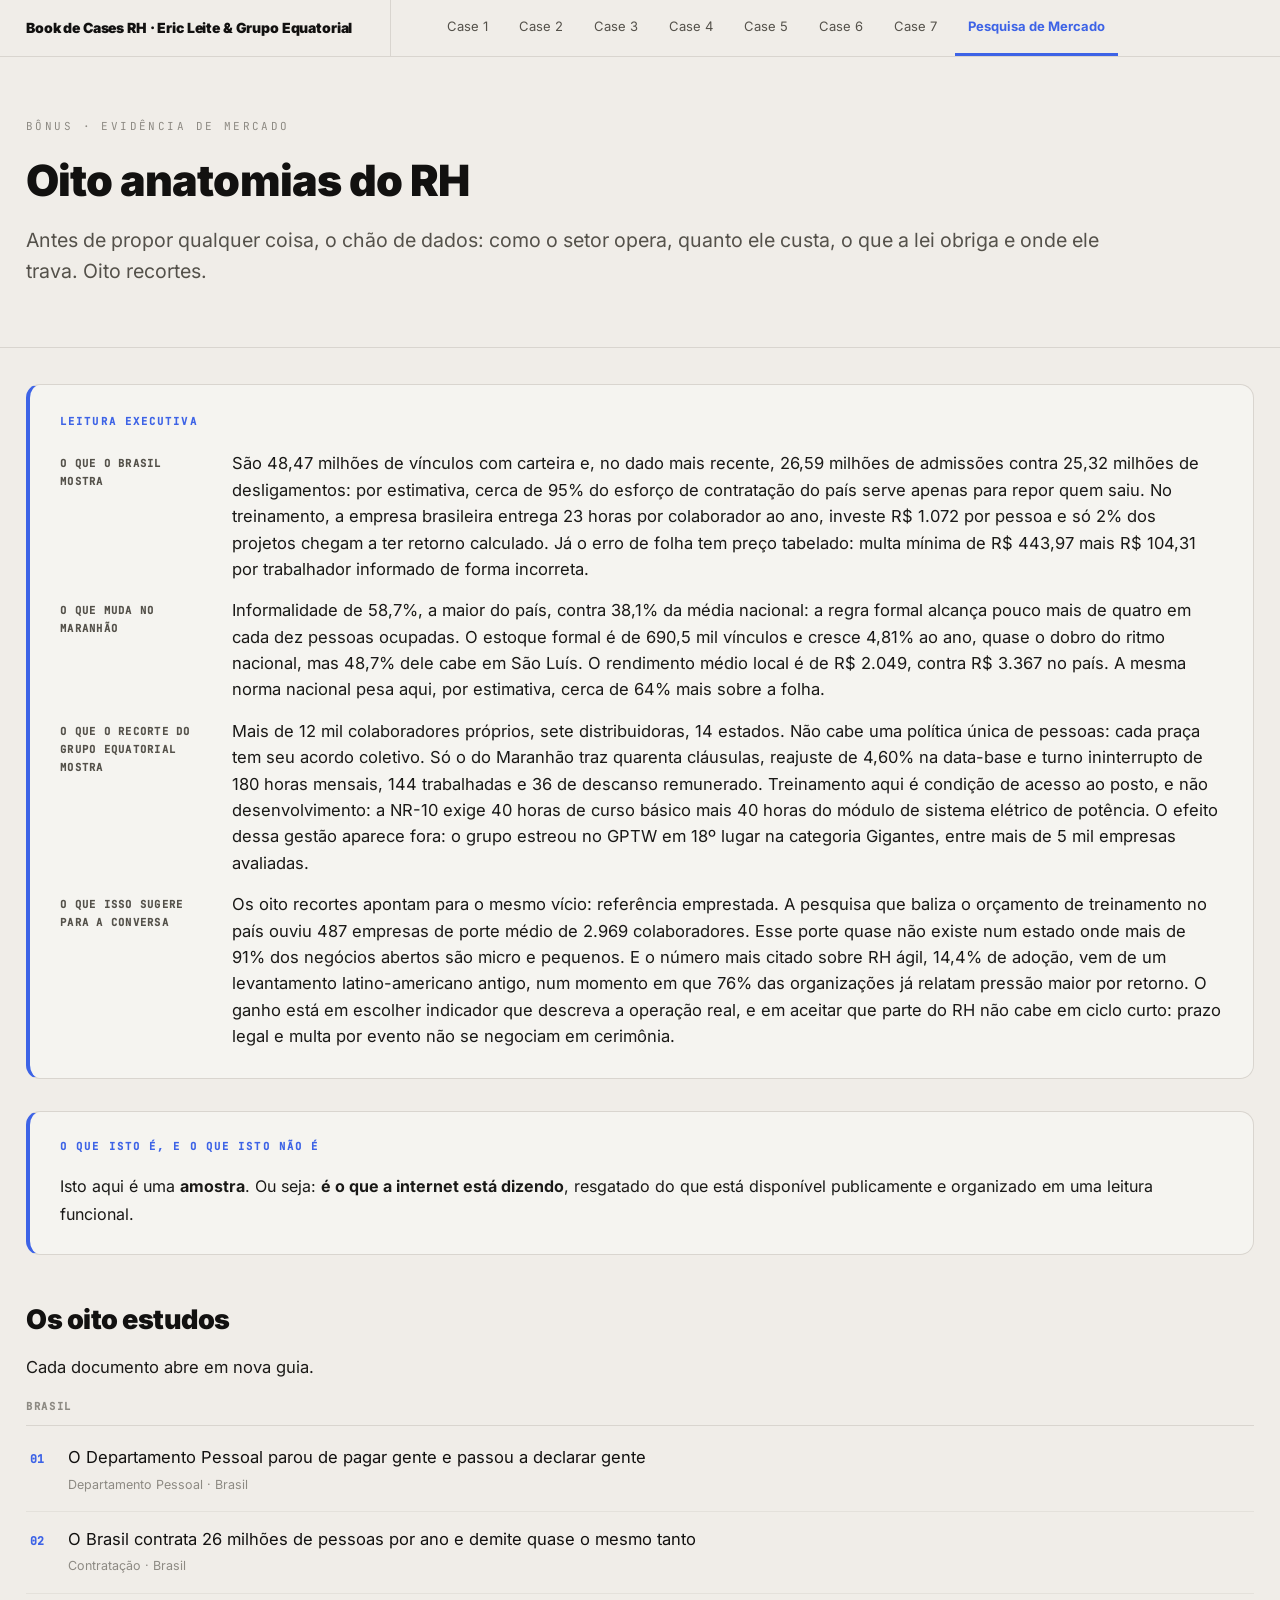
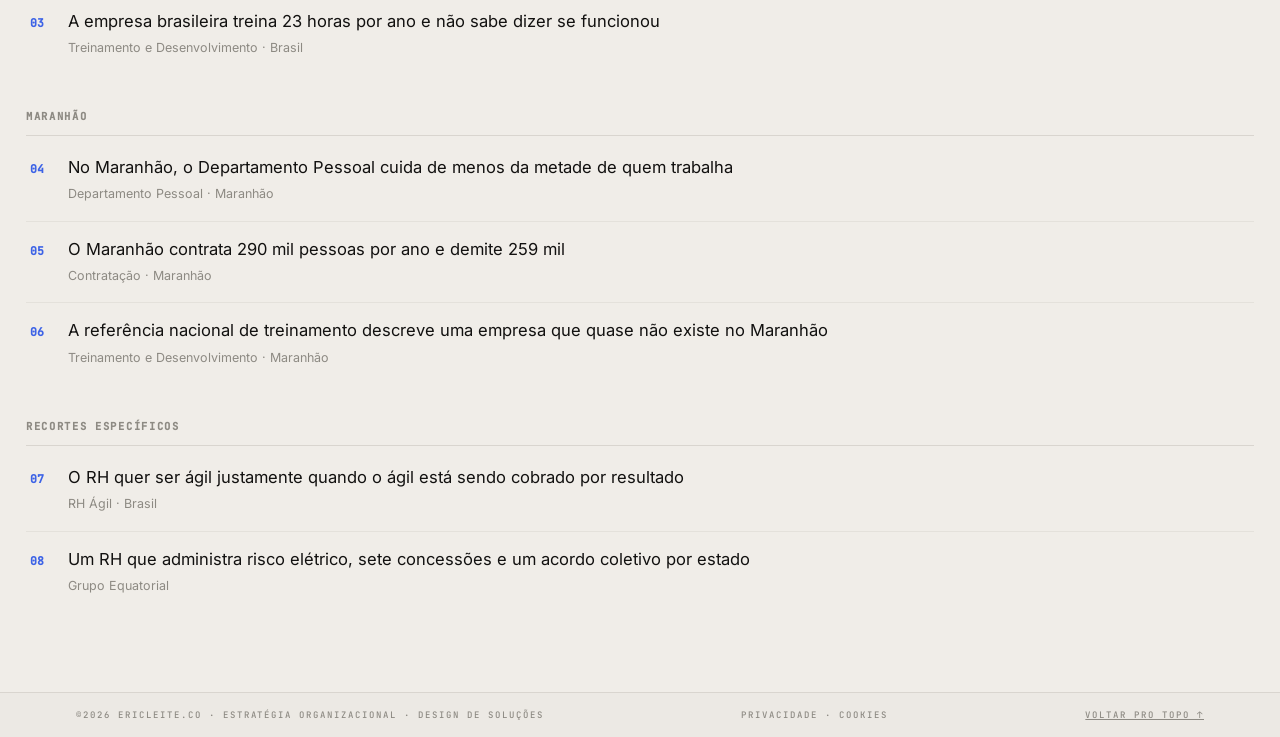
<file: equatorial/pesquisa.html>
<!doctype html>
<html lang="pt-BR">
<head>
<meta charset="utf-8">
<meta name="viewport" content="width=device-width, initial-scale=1">
<title>Pesquisa de Mercado · Oito anatomias do RH</title>
<link rel="stylesheet" href="assets/book.css?v=202608191510">
</head>
<body>

<div class="hero"><div class="shell">
  <p class="kicker">Bônus · Evidência de mercado</p>
  <h1>Oito anatomias do RH</h1>
  <p class="standfirst">Antes de propor qualquer coisa, o chão de dados: como o setor opera, quanto
    ele custa, o que a lei obriga e onde ele trava. Oito recortes.</p>
</div></div>

<div class="shell">

  <div class="exec">
    <p class="eh">Leitura executiva</p>
    <dl>
      <dt>O que o Brasil mostra</dt>
      <dd>São 48,47 milhões de vínculos com carteira e, no dado mais recente, 26,59 milhões de
        admissões contra 25,32 milhões de desligamentos: por estimativa, cerca de 95% do esforço de
        contratação do país serve apenas para repor quem saiu. No treinamento, a empresa brasileira
        entrega 23 horas por colaborador ao ano, investe R$ 1.072 por pessoa e só 2% dos projetos
        chegam a ter retorno calculado. Já o erro de folha tem preço tabelado: multa mínima de
        R$ 443,97 mais R$ 104,31 por trabalhador informado de forma incorreta.</dd>
      <dt>O que muda no Maranhão</dt>
      <dd>Informalidade de 58,7%, a maior do país, contra 38,1% da média nacional: a regra formal
        alcança pouco mais de quatro em cada dez pessoas ocupadas.

        O estoque formal é de 690,5 mil vínculos e cresce 4,81% ao ano, quase o dobro do ritmo
        nacional, mas 48,7% dele cabe em São Luís.

        O rendimento médio local é de R$ 2.049, contra R$ 3.367 no país. A mesma norma nacional
        pesa aqui, por estimativa, cerca de 64% mais sobre a folha.</dd>
      <dt>O que o recorte do Grupo Equatorial mostra</dt>
      <dd>Mais de 12 mil colaboradores próprios, sete distribuidoras, 14 estados. Não cabe uma
        política única de pessoas: cada praça tem seu acordo coletivo. Só o do Maranhão traz
        quarenta cláusulas, reajuste de 4,60% na data-base e turno ininterrupto de 180 horas
        mensais, 144 trabalhadas e 36 de descanso remunerado.

        Treinamento aqui é condição de acesso ao posto, e não desenvolvimento: a NR-10 exige 40
        horas de curso básico mais 40 horas do módulo de sistema elétrico de potência.

        O efeito dessa gestão aparece fora: o grupo estreou no GPTW em 18º lugar na categoria
        Gigantes, entre mais de 5 mil empresas avaliadas.</dd>
      <dt>O que isso sugere para a conversa</dt>
      <dd>Os oito recortes apontam para o mesmo vício: referência emprestada.

        A pesquisa que baliza o orçamento de treinamento no país ouviu 487 empresas de porte médio
        de 2.969 colaboradores. Esse porte quase não existe num estado onde mais de 91% dos
        negócios abertos são micro e pequenos. E o número mais citado sobre RH ágil, 14,4% de
        adoção, vem de um levantamento latino-americano antigo, num momento em que 76% das
        organizações já relatam pressão maior por retorno.

        O ganho está em escolher indicador que descreva a operação real, e em aceitar que parte do
        RH não cabe em ciclo curto: prazo legal e multa por evento não se negociam em cerimônia.</dd>
    </dl>
  </div>

  <div class="note">
    <p class="nh">O que isto é, e o que isto não é</p>
    <p>Isto aqui é uma <strong>amostra</strong>. Ou seja: <strong>é o que a internet está
      dizendo</strong>, resgatado do que está disponível publicamente e organizado em uma leitura
      funcional.</p>
  </div>

  <h2>Os oito estudos</h2>
  <p>Cada documento abre em nova guia.</p>

  <div class="group">
    <p class="grouphead">Brasil</p>
    <a class="doc" href="../Pesquisa%20Mercado/09%2001%2001%20RH%20-%20Departamento%20Pessoal%20-%20Anatomia%20-%20v1_0%20-%20260806.html" target="_blank" rel="noopener">
      <span class="dnum">01</span>
      <span class="dbody">
        <span class="dtitle">O Departamento Pessoal parou de pagar gente e passou a declarar gente</span>
        <span class="dsub">Departamento Pessoal · Brasil</span>
      </span>
    </a>
    <a class="doc" href="../Pesquisa%20Mercado/09%2001%2002%20RH%20-%20Contratacao%20-%20Anatomia%20-%20v1_0%20-%20260806.html" target="_blank" rel="noopener">
      <span class="dnum">02</span>
      <span class="dbody">
        <span class="dtitle">O Brasil contrata 26 milhões de pessoas por ano e demite quase o mesmo tanto</span>
        <span class="dsub">Contratação · Brasil</span>
      </span>
    </a>
    <a class="doc" href="../Pesquisa%20Mercado/09%2001%2003%20RH%20-%20Treinamento%20-%20Anatomia%20-%20v1_0%20-%20260806.html" target="_blank" rel="noopener">
      <span class="dnum">03</span>
      <span class="dbody">
        <span class="dtitle">A empresa brasileira treina 23 horas por ano e não sabe dizer se funcionou</span>
        <span class="dsub">Treinamento e Desenvolvimento · Brasil</span>
      </span>
    </a>
  </div>

  <div class="group">
    <p class="grouphead">Maranhão</p>
    <a class="doc" href="../Pesquisa%20Mercado/09%2002%2001%20RH%20MA%20-%20Departamento%20Pessoal%20-%20Anatomia%20-%20v1_0%20-%20260806.html" target="_blank" rel="noopener">
      <span class="dnum">04</span>
      <span class="dbody">
        <span class="dtitle">No Maranhão, o Departamento Pessoal cuida de menos da metade de quem trabalha</span>
        <span class="dsub">Departamento Pessoal · Maranhão</span>
      </span>
    </a>
    <a class="doc" href="../Pesquisa%20Mercado/09%2002%2002%20RH%20MA%20-%20Contratacao%20-%20Anatomia%20-%20v1_0%20-%20260806.html" target="_blank" rel="noopener">
      <span class="dnum">05</span>
      <span class="dbody">
        <span class="dtitle">O Maranhão contrata 290 mil pessoas por ano e demite 259 mil</span>
        <span class="dsub">Contratação · Maranhão</span>
      </span>
    </a>
    <a class="doc" href="../Pesquisa%20Mercado/09%2002%2003%20RH%20MA%20-%20Treinamento%20-%20Anatomia%20-%20v1_0%20-%20260806.html" target="_blank" rel="noopener">
      <span class="dnum">06</span>
      <span class="dbody">
        <span class="dtitle">A referência nacional de treinamento descreve uma empresa que quase não existe no Maranhão</span>
        <span class="dsub">Treinamento e Desenvolvimento · Maranhão</span>
      </span>
    </a>
  </div>

  <div class="group">
    <p class="grouphead">Recortes específicos</p>
    <a class="doc" href="../Pesquisa%20Mercado/09%2003%2001%20RH%20-%20RH%20Agil%20-%20Anatomia%20-%20v1_0%20-%20260806.html" target="_blank" rel="noopener">
      <span class="dnum">07</span>
      <span class="dbody">
        <span class="dtitle">O RH quer ser ágil justamente quando o ágil está sendo cobrado por resultado</span>
        <span class="dsub">RH Ágil · Brasil</span>
      </span>
    </a>
    <a class="doc" href="../Pesquisa%20Mercado/09%2004%2001%20RH%20-%20Grupo%20Equatorial%20-%20Anatomia%20-%20v1_0%20-%20260806.html" target="_blank" rel="noopener">
      <span class="dnum">08</span>
      <span class="dbody">
        <span class="dtitle">Um RH que administra risco elétrico, sete concessões e um acordo coletivo por estado</span>
        <span class="dsub">Grupo Equatorial</span>
      </span>
    </a>
  </div>

</div>

<script src="assets/nav.js?v=202608191510"></script>
</body>
</html>
</file>
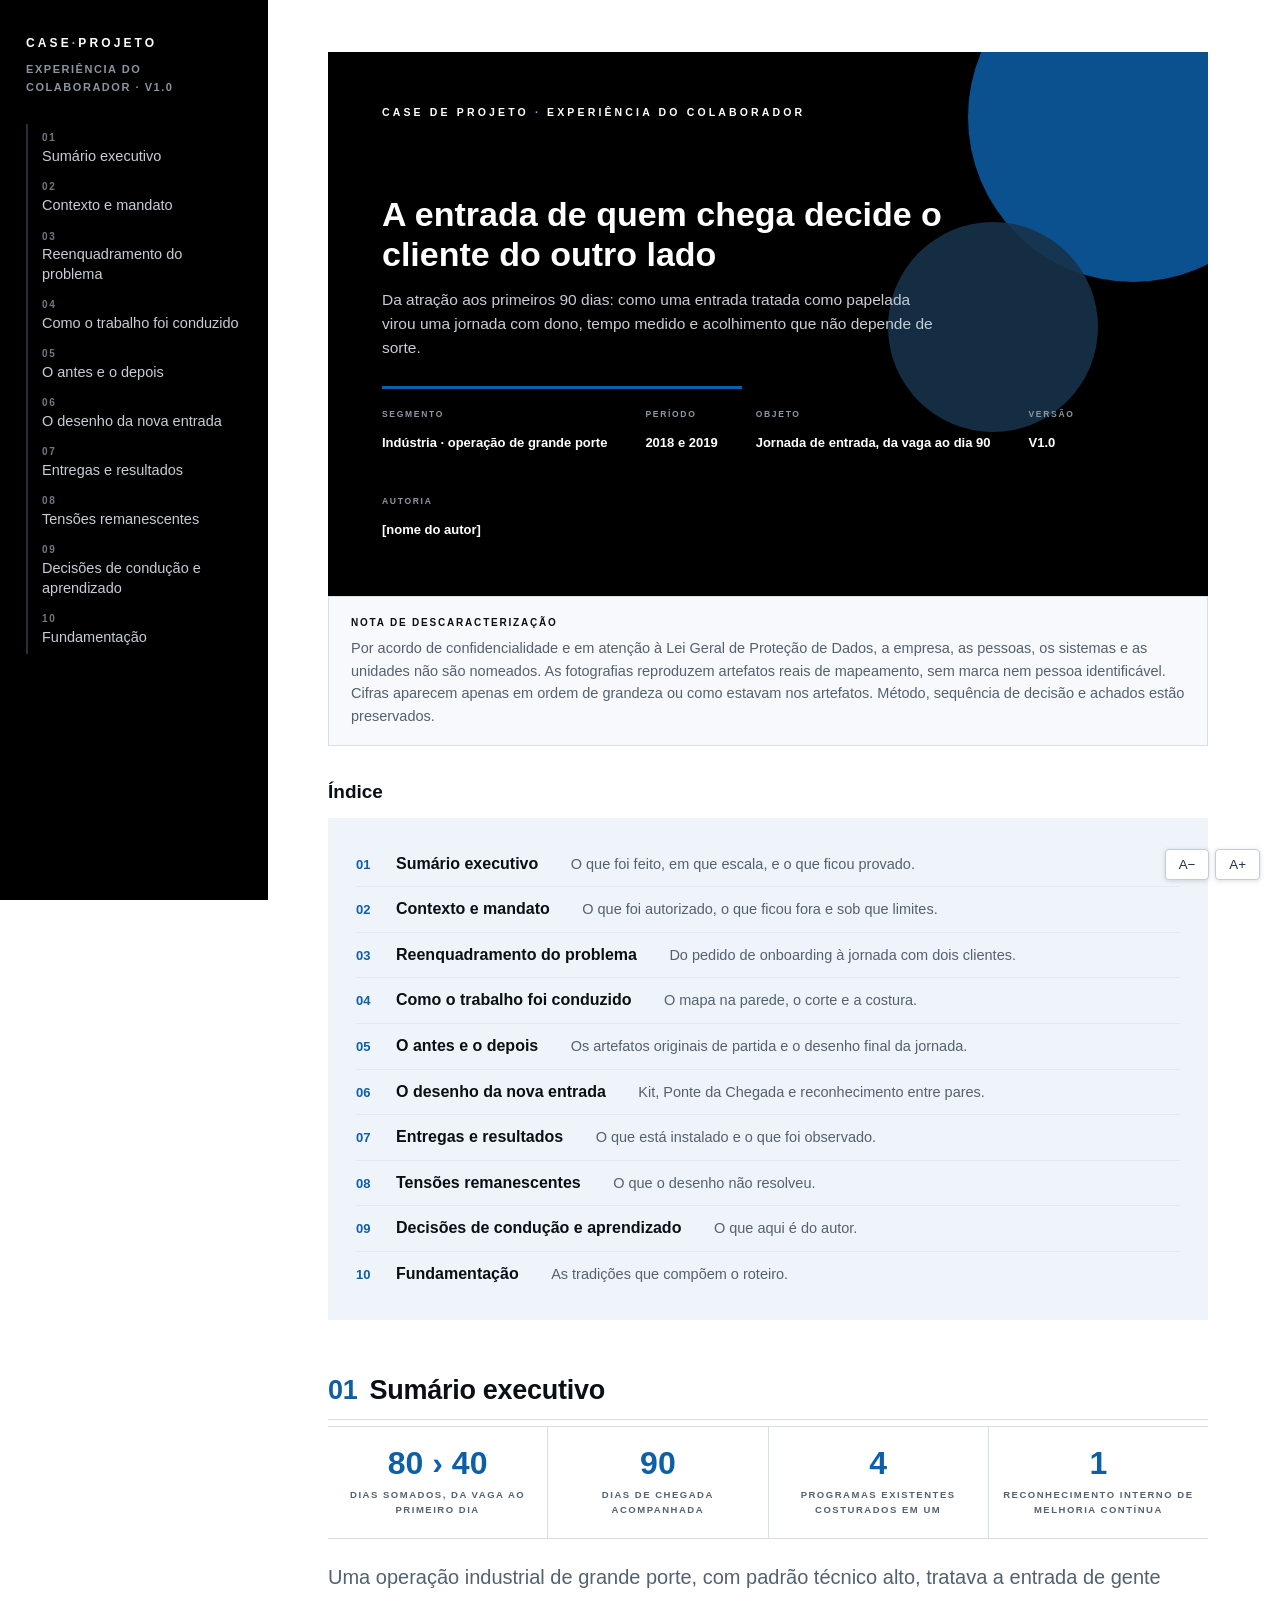
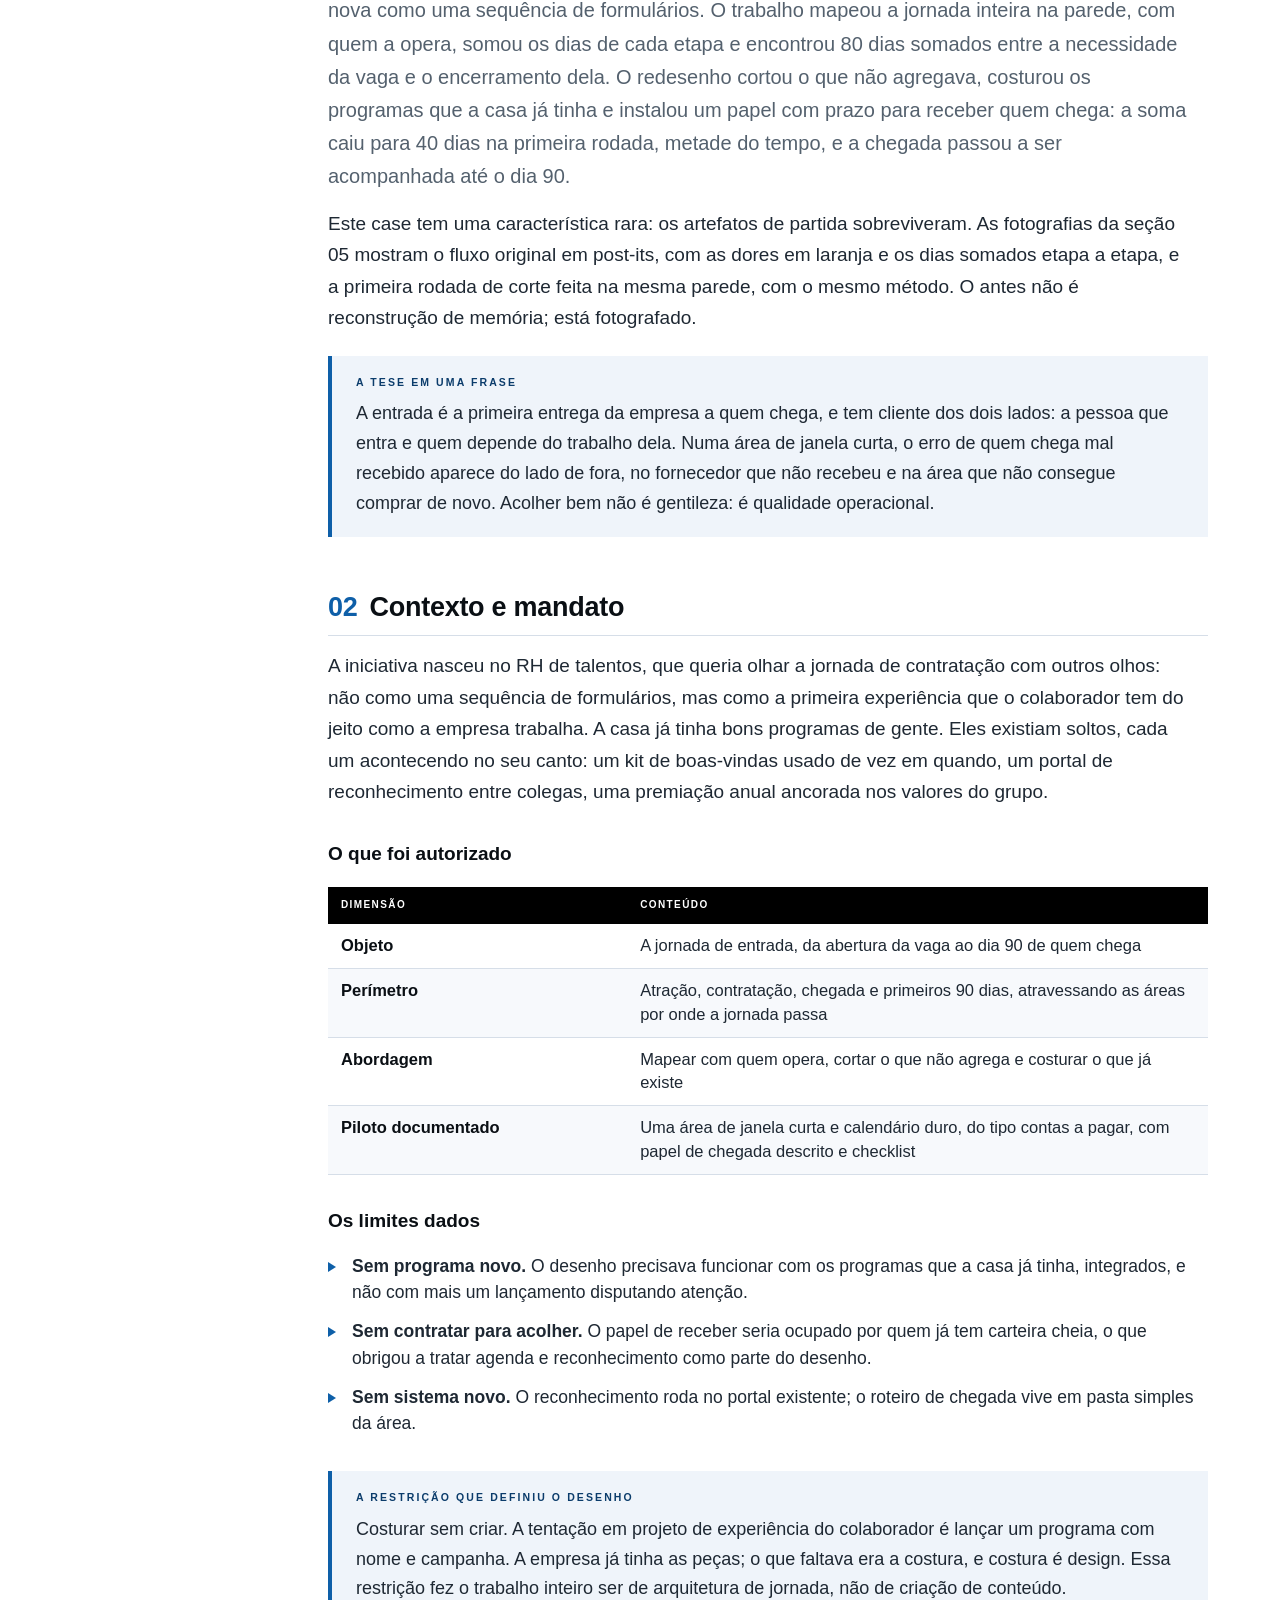
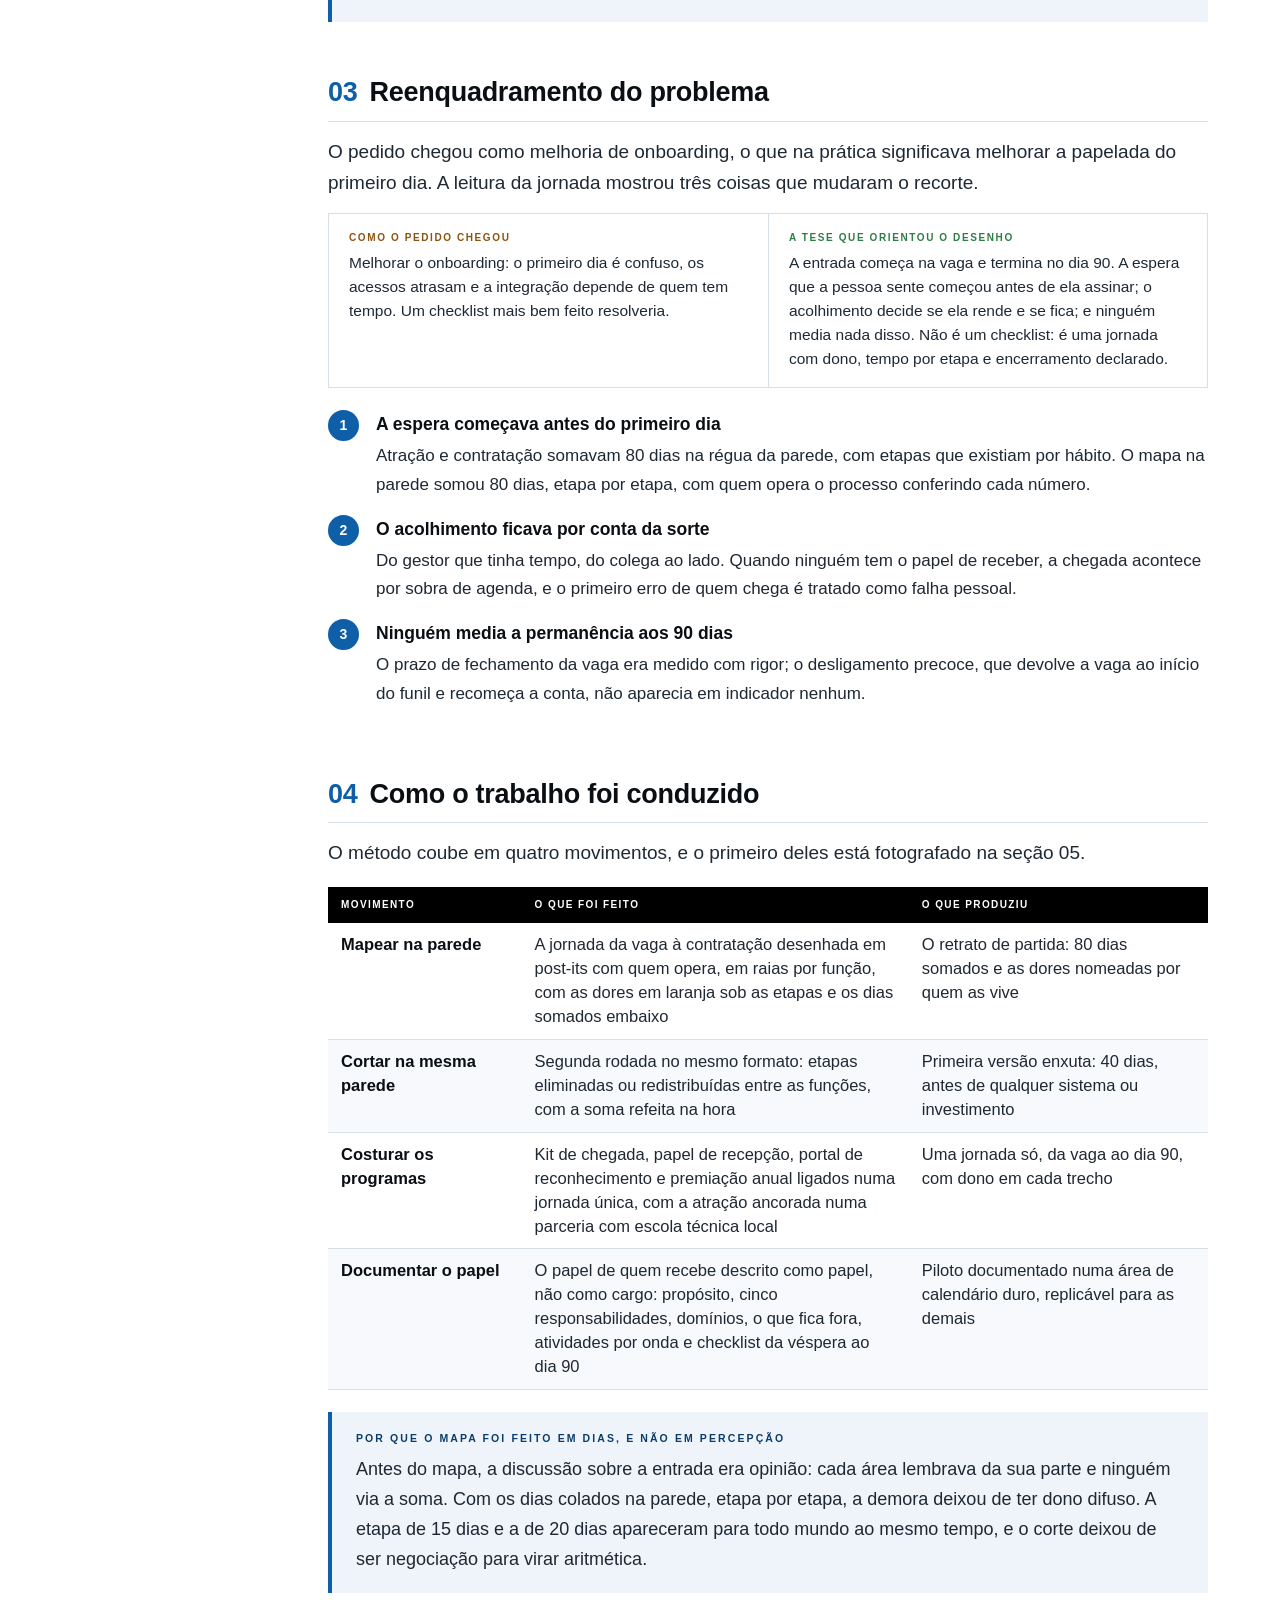
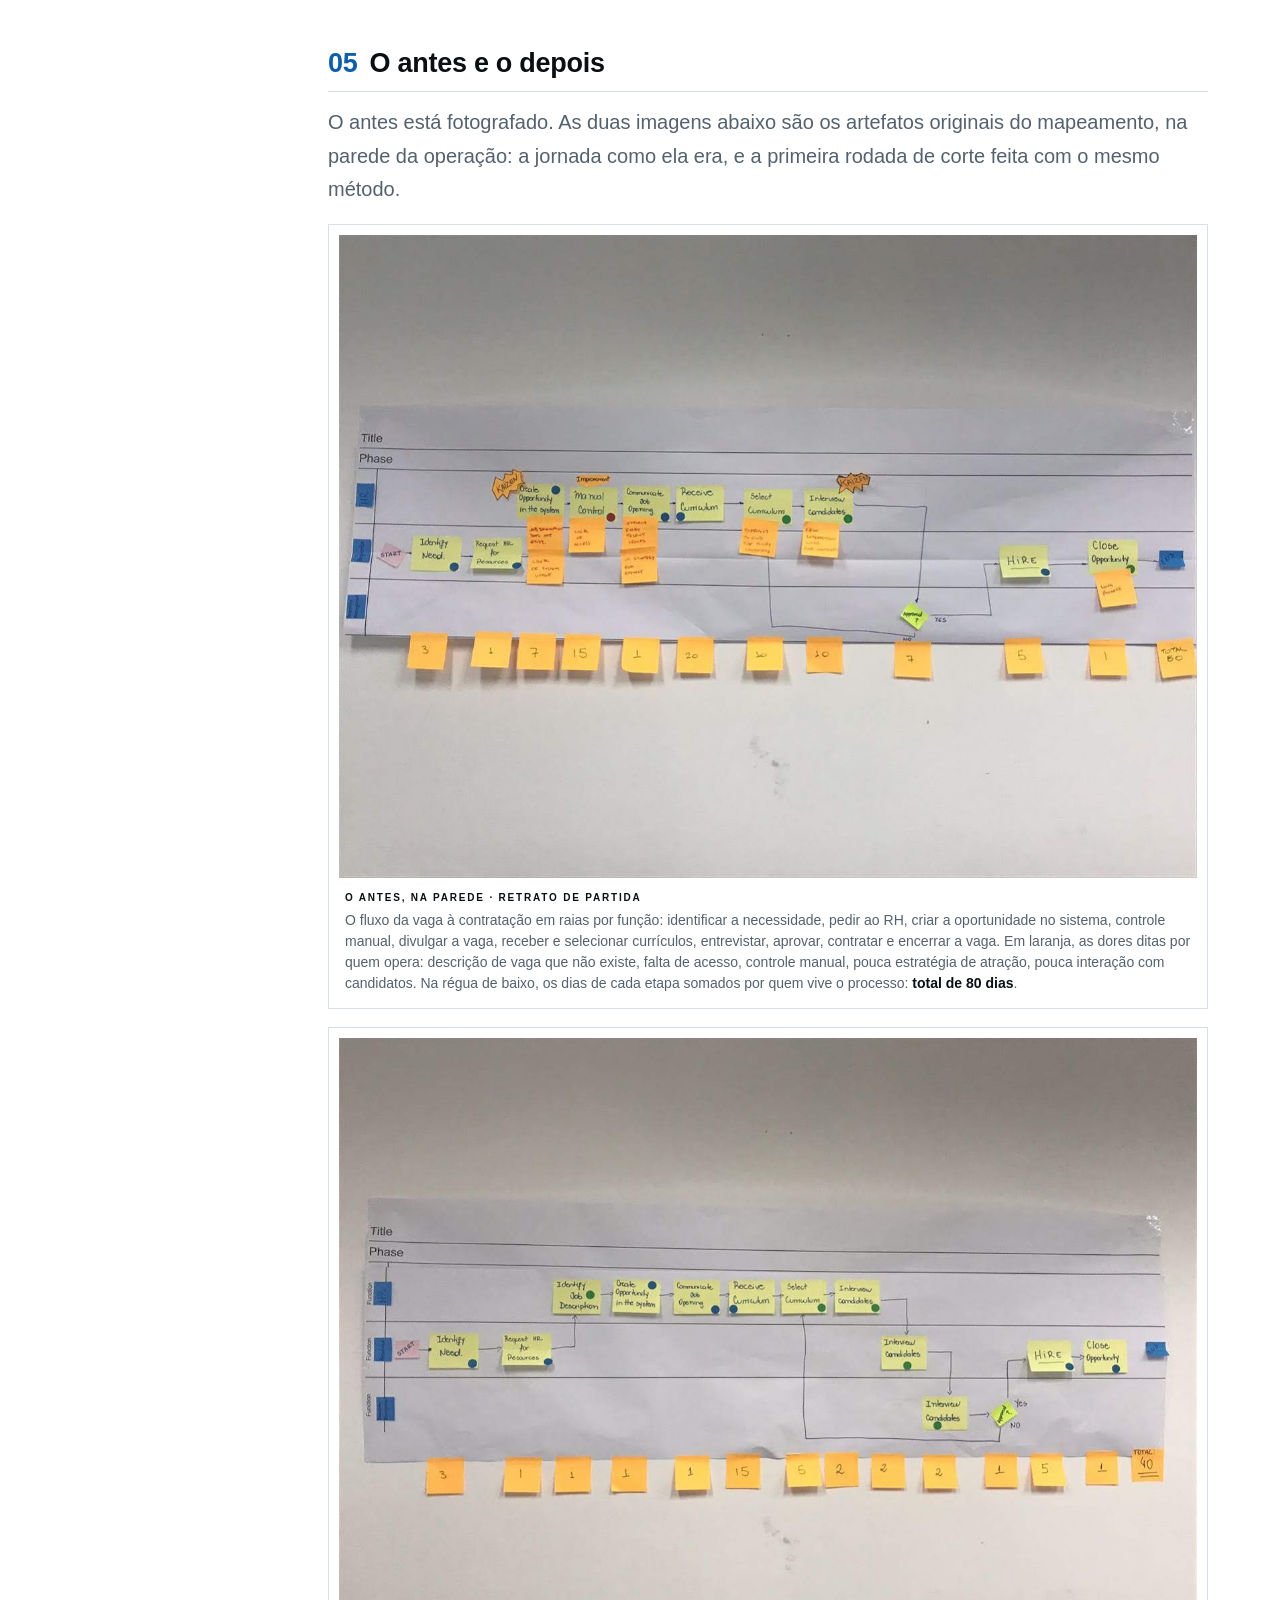
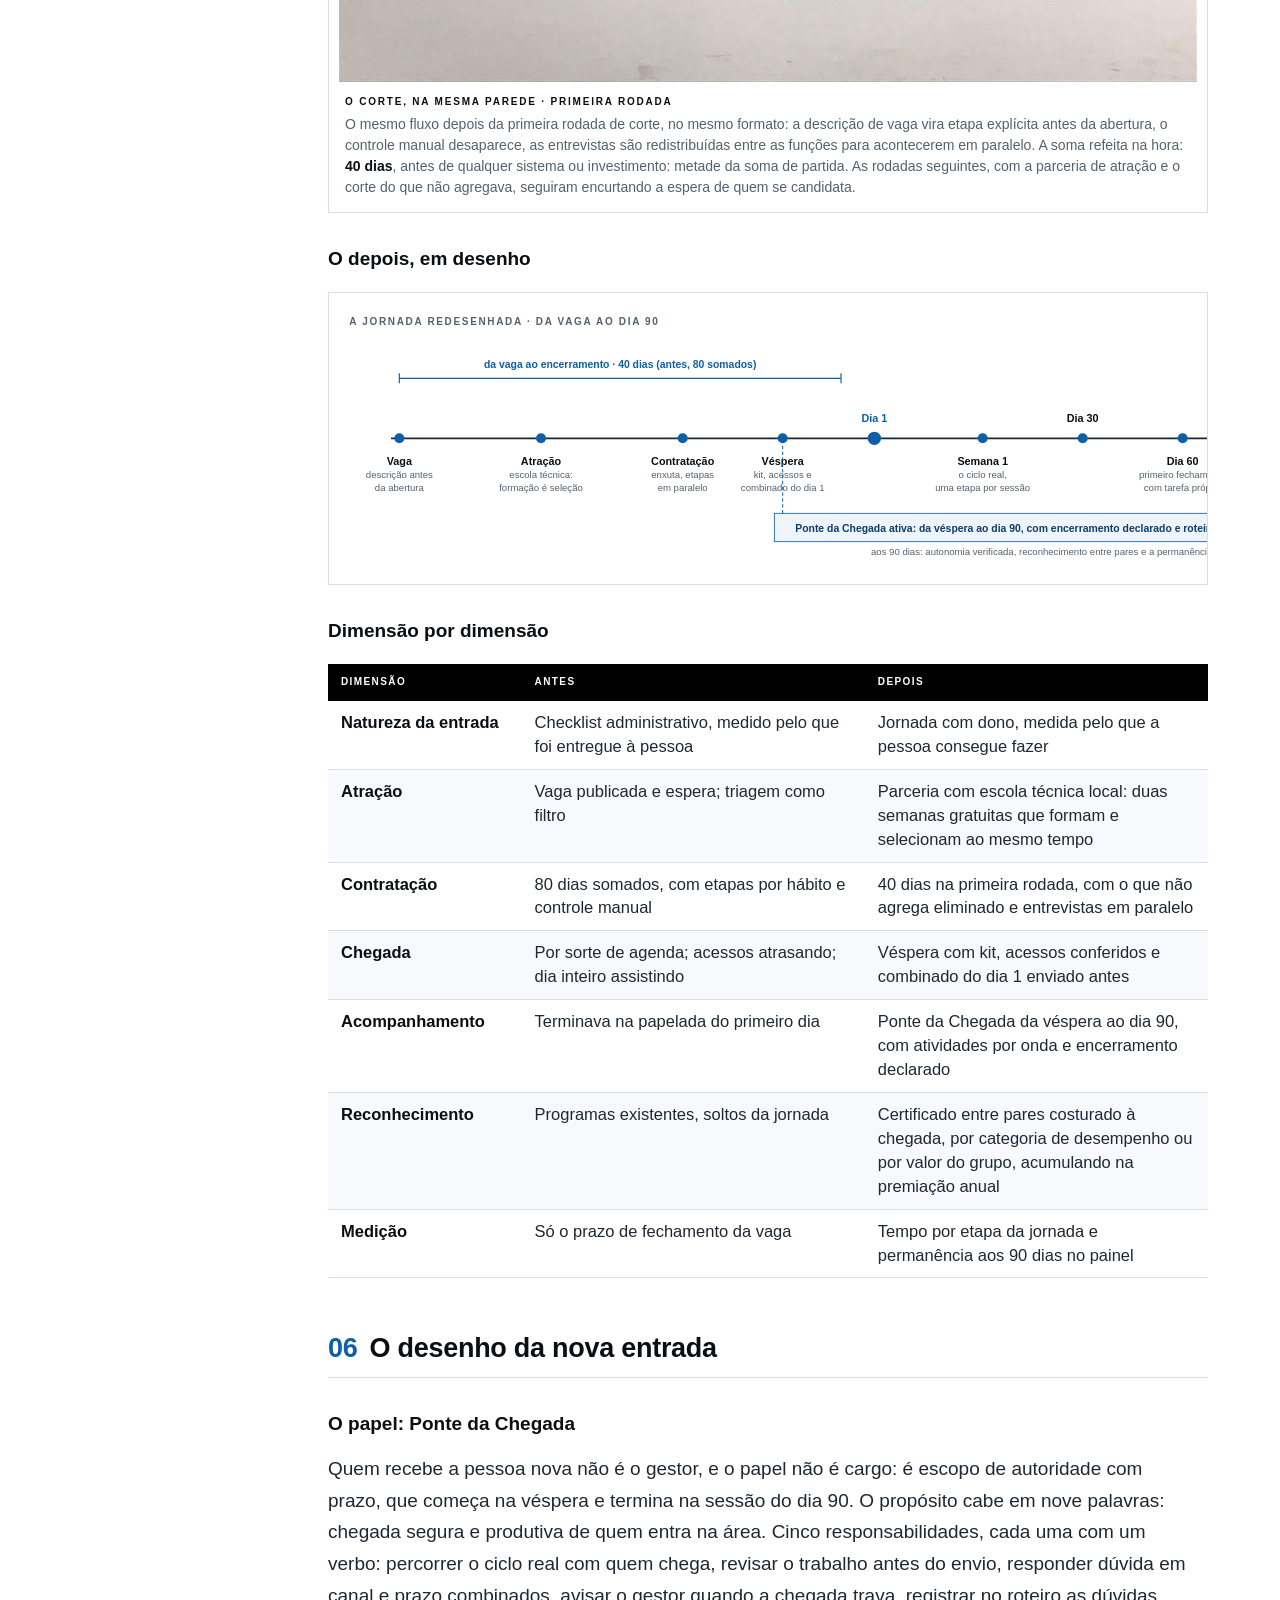
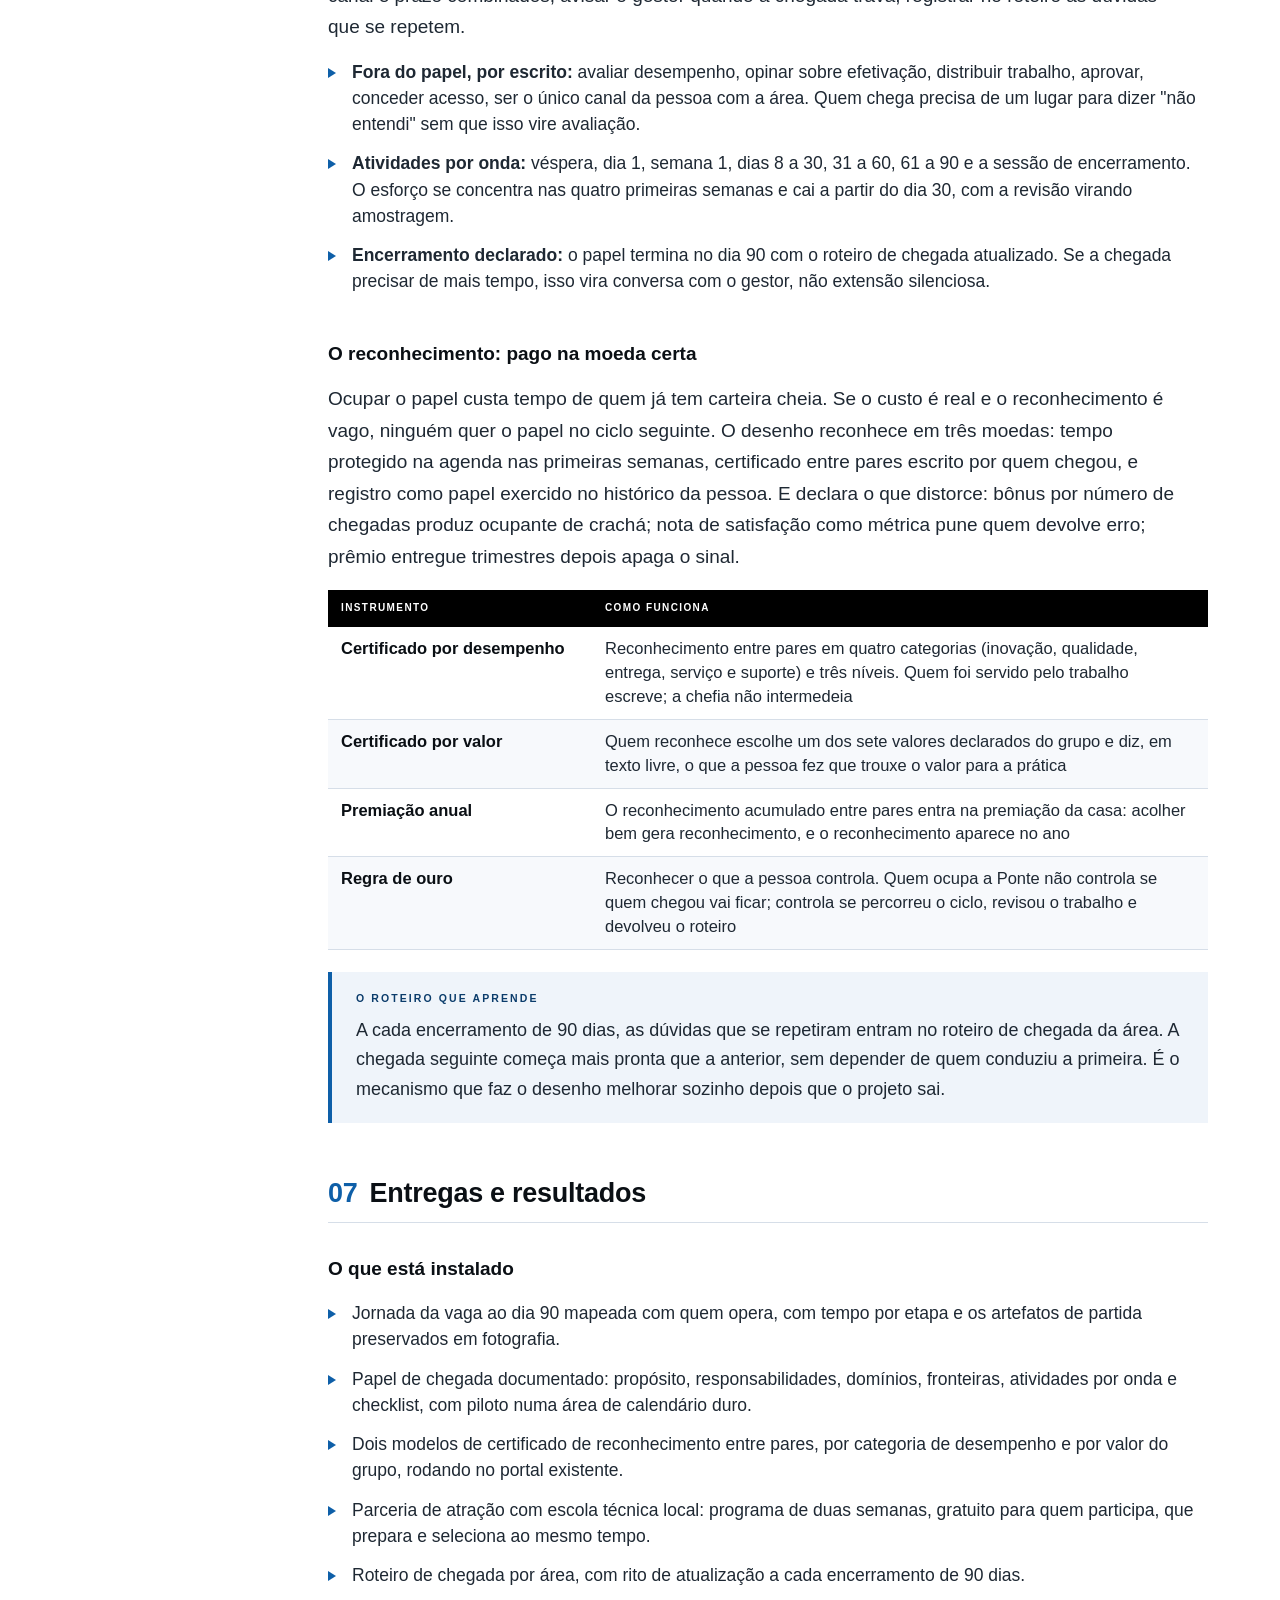
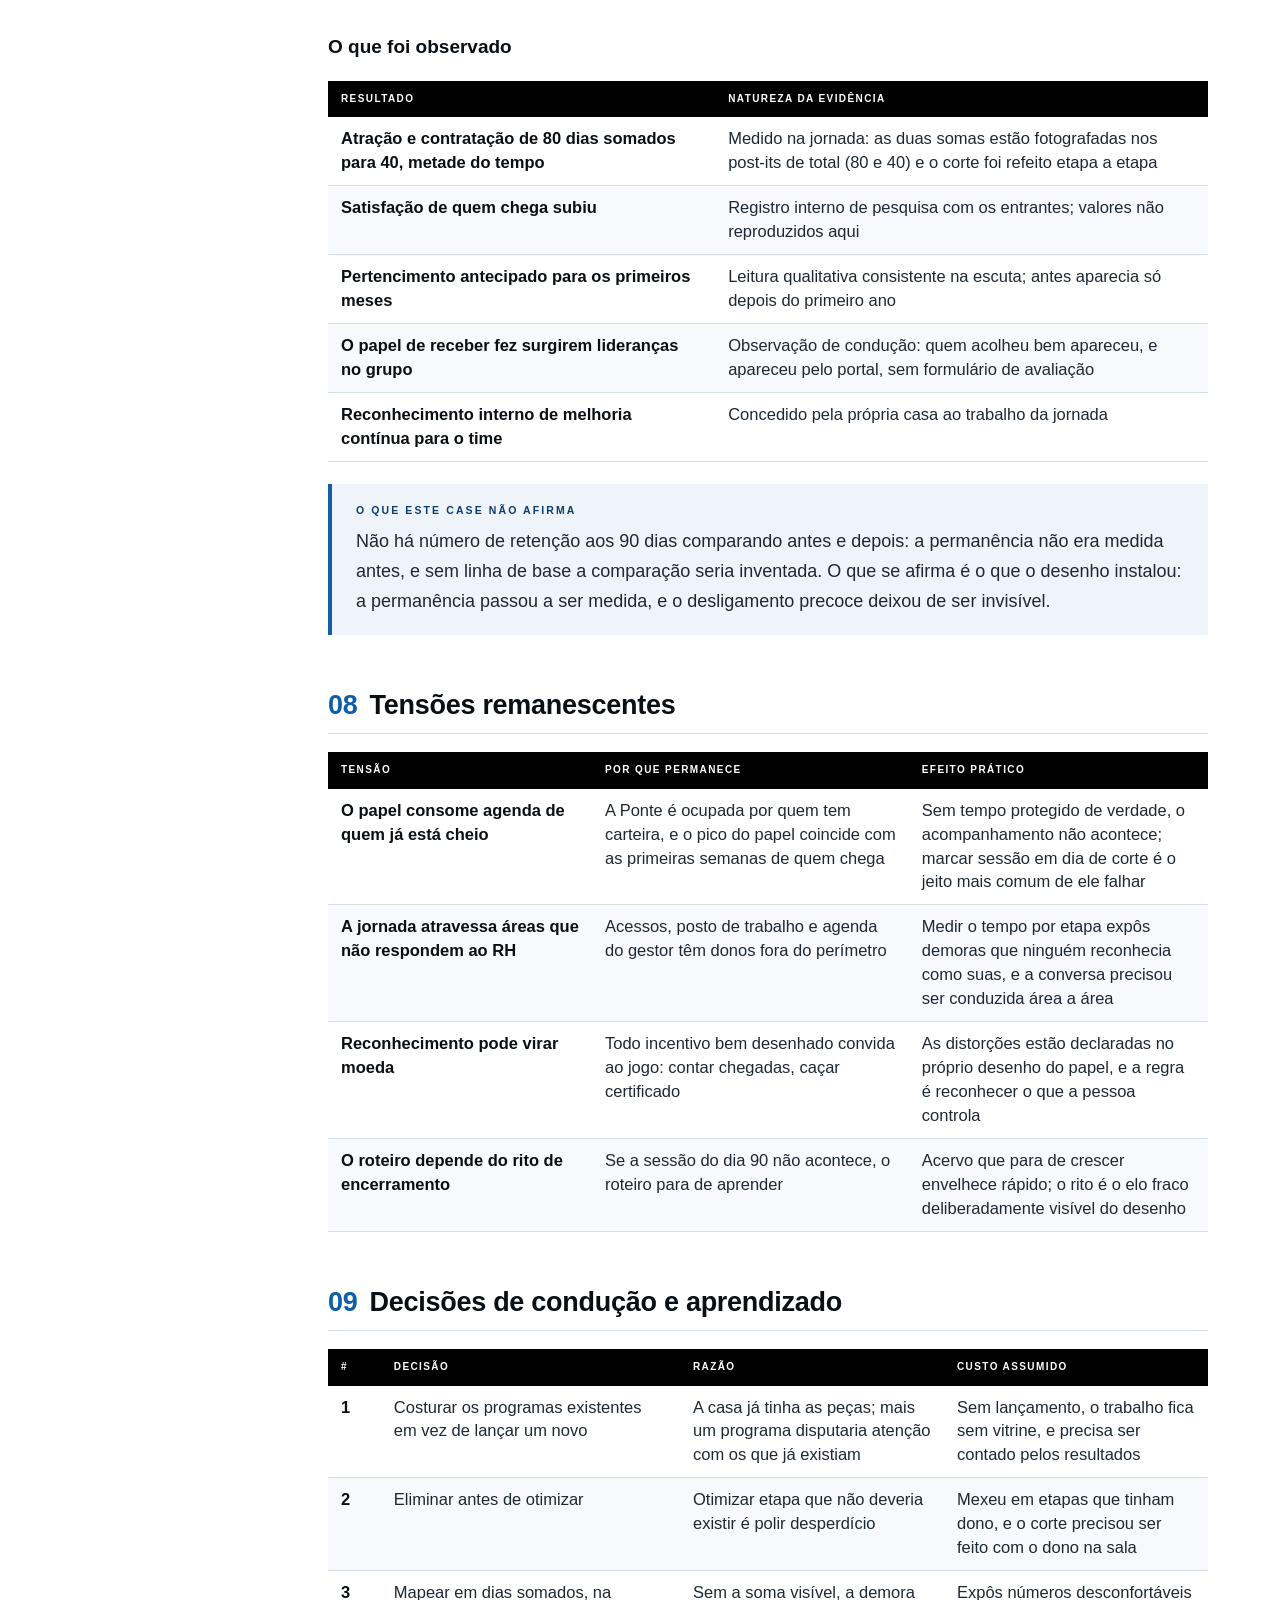
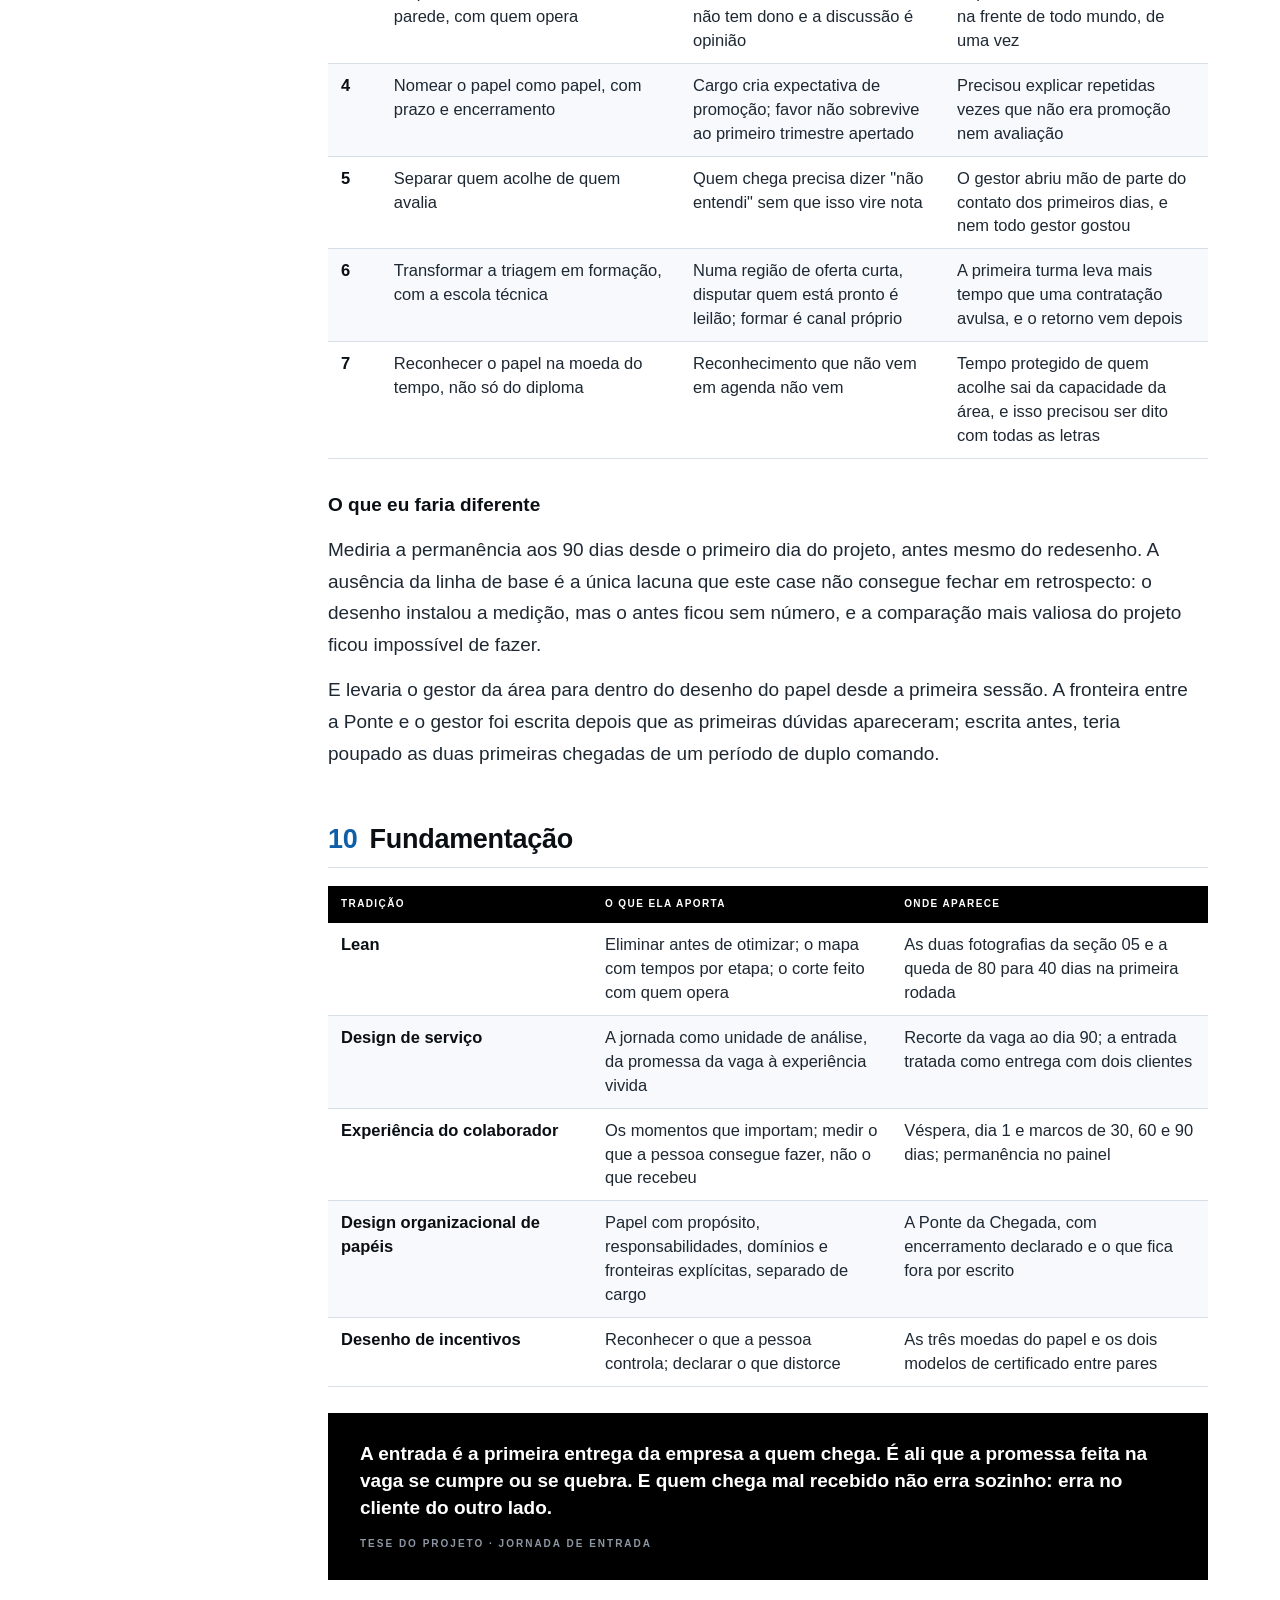
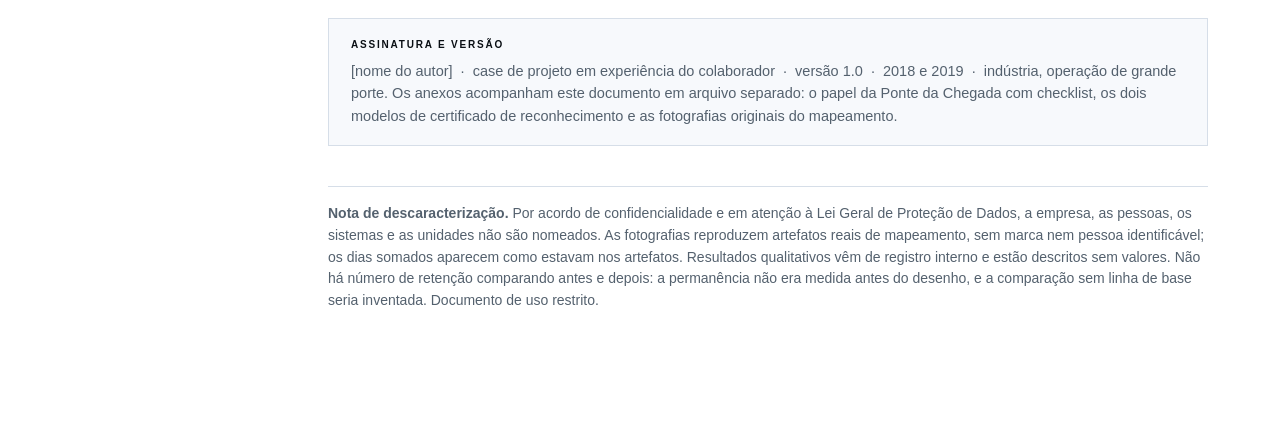
<file: equatorial/Case/Case 2 - A entrada de quem chega decide o cliente do outro lado/01_Estudo do caso (publicavel)/Case_Experiencia_do_Colaborador_Os_Primeiros_90_Dias.html>
<!DOCTYPE html><html lang="pt-BR"><head><meta charset="UTF-8">
<meta name="viewport" content="width=device-width,initial-scale=1">
<title>Case · Experiência do colaborador · Os primeiros 90 dias</title><style>
:root{--fs:19px;--fst:16.5px;--brand:#0E5FA8;--p2:#397CB8;--p3:#6A9CC9;--p4:#9FBFDC;--p5:#DBE7F2;
--wash:#EFF4FA;--zebra:#F7F9FC;--ink:#1E2833;--ink2:#54616E;--ink3:#8A949F;--rule:#D6DEE8;--nav:268px}
*{box-sizing:border-box;margin:0;padding:0}
body{background:#fff;color:var(--ink);font-size:var(--fs);line-height:1.66;
font-family:"Segoe UI",Roboto,Helvetica,Arial,sans-serif;-webkit-font-smoothing:antialiased}
h1{font-size:40px;line-height:1.12;font-weight:800;letter-spacing:-.02em;color:#0A0F14}
h2{font-size:27px;font-weight:800;color:#0A0F14;letter-spacing:-.01em;line-height:1.2;
padding-bottom:12px;border-bottom:1px solid var(--rule)}
h2 i{font-style:normal;color:var(--brand);margin-right:12px;font-weight:800}
h3{font-size:19px;font-weight:800;color:#0A0F14;margin:30px 0 10px}
p{margin:14px 0;max-width:860px}
p.lead{font-size:calc(var(--fs) + 1px);color:var(--ink2)}
.eyebrow{font-size:11px;letter-spacing:.26em;text-transform:uppercase;font-weight:800;color:var(--brand);margin-bottom:12px}
.capa{background:#000;color:#fff;padding:52px 54px;position:relative;overflow:hidden}
.capa .b{position:absolute;border-radius:50%}
.capa .b1{width:330px;height:330px;background:var(--brand);right:-90px;top:-100px;opacity:.85}
.capa .b2{width:210px;height:210px;background:#17324B;right:110px;top:170px;opacity:.9}
.capa .mk{font-size:10.5px;letter-spacing:.3em;font-weight:800;position:relative;z-index:2}
.capa .mk span{color:#7FB2E0}
.capa h5{font-size:34px;font-weight:800;line-height:1.15;margin:74px 0 14px;position:relative;z-index:2;max-width:560px}
.capa .dk{font-size:15.5px;color:#C6CDD5;max-width:560px;position:relative;z-index:2;line-height:1.55}
.capa .ln{height:3px;background:var(--brand);width:360px;margin:26px 0 18px;position:relative;z-index:2}
.capa .mt{display:flex;gap:38px;position:relative;z-index:2;flex-wrap:wrap}
.capa .mt small{display:block;font-size:8.5px;letter-spacing:.2em;color:#8C97A3;text-transform:uppercase;font-weight:800;margin-bottom:4px}
.capa .mt b{font-size:13px}
.conf{border:1px solid var(--rule);background:var(--zebra);padding:18px 22px;font-size:14.5px;line-height:1.55;color:var(--ink2)}
.conf b{color:#0A0F14;display:block;font-size:10px;letter-spacing:.18em;text-transform:uppercase;margin-bottom:7px}
.toc{background:var(--wash);padding:24px 28px}
.toc ol{list-style:none;counter-reset:t}
.toc li{counter-increment:t;display:flex;gap:14px;padding:9px 0;border-bottom:1px solid #E1E9F2;font-size:16px;align-items:baseline}
.toc li:last-child{border-bottom:none}
.toc li::before{content:counter(t,decimal-leading-zero);color:var(--brand);font-weight:800;font-size:13px;min-width:26px}
.toc li b{font-weight:700;color:#0A0F14}
.toc li i{font-style:normal;color:var(--ink2);font-size:14.5px}
.kpis{display:flex;border-top:1px solid var(--rule);border-bottom:1px solid var(--rule);margin:6px 0 22px}
.kpis div{flex:1;padding:20px 12px;text-align:center}
.kpis div+div{border-left:1px solid var(--rule)}
.kpis b{display:block;font-size:32px;font-weight:800;color:var(--brand);line-height:1}
.kpis small{display:block;font-size:9.5px;letter-spacing:.16em;text-transform:uppercase;color:var(--ink2);font-weight:800;margin-top:8px}
.callout{background:var(--wash);border-left:4px solid var(--brand);padding:18px 24px;margin:22px 0}
.callout h6{font-size:10.5px;letter-spacing:.2em;text-transform:uppercase;color:#0B3C6B;font-weight:800;margin-bottom:8px}
.callout p{margin:0;font-size:calc(var(--fs) - 1px);max-width:none}
table{width:100%;border-collapse:collapse;font-size:var(--fst);margin:18px 0}
thead th{background:#000;color:#fff;text-align:left;padding:10px 13px;font-size:10px;letter-spacing:.14em;text-transform:uppercase;font-weight:800}
tbody td{padding:10px 13px;border-bottom:1px solid var(--rule);vertical-align:top;line-height:1.45}
tbody tr:nth-child(even) td{background:var(--zebra)}
td.k{font-weight:700;color:#0A0F14}
ol.pains{list-style:none;counter-reset:d;margin:18px 0}
ol.pains li{counter-increment:d;position:relative;padding:0 0 16px 48px}
ol.pains li::before{content:counter(d);position:absolute;left:0;top:0;width:31px;height:31px;border-radius:50%;
background:var(--brand);color:#fff;font-size:14px;font-weight:800;display:flex;align-items:center;justify-content:center}
ol.pains span{display:block;font-weight:800;color:#0A0F14;font-size:calc(var(--fst) + 1px);margin-bottom:3px}
ol.pains p{margin:0;font-size:calc(var(--fst) + .5px);max-width:none}
ul.tri{list-style:none;margin:16px 0}
ul.tri li{position:relative;padding:0 0 13px 24px;font-size:calc(var(--fst) + 1px);line-height:1.5}
ul.tri li::before{content:"";position:absolute;left:0;top:9px;border-left:8px solid var(--brand);
border-top:5px solid transparent;border-bottom:5px solid transparent}
.use{display:grid;grid-template-columns:1fr 1fr;border:1px solid var(--rule);margin:8px 0 22px}
.use div{padding:16px 20px;font-size:15.5px;line-height:1.55}
.use div+div{border-left:1px solid var(--rule)}
.use b{display:block;font-size:10px;letter-spacing:.16em;text-transform:uppercase;font-weight:800;margin-bottom:6px}
.use .ok b{color:#2E7D46}.use .no b{color:#8A5410}
.tag{display:inline-block;padding:3px 10px;border-radius:3px;font-size:10.5px;font-weight:800;letter-spacing:.1em;
text-transform:uppercase;background:#FCE8B2;color:#7A5410;vertical-align:middle}
.quote{background:#000;color:#fff;padding:28px 32px;margin-top:26px}
.quote p{font-size:19px;font-weight:700;line-height:1.42;margin:0;max-width:none}
.quote small{display:block;margin-top:14px;font-size:10px;letter-spacing:.2em;text-transform:uppercase;color:#8C97A3;font-weight:800}
.rodape{margin-top:40px;padding-top:16px;border-top:1px solid var(--rule);font-size:14px;line-height:1.55;color:var(--ink2)}
figure.fig{border:1px solid var(--rule);background:#fff;margin:18px 0;padding:10px}
figure.fig img{width:100%;display:block}
figure.fig figcaption{padding:12px 6px 4px;font-size:14px;line-height:1.5;color:var(--ink2)}
figure.fig figcaption b{color:#0A0F14;display:block;font-size:10px;letter-spacing:.18em;text-transform:uppercase;margin-bottom:5px}
.svgbox{border:1px solid var(--rule);background:#fff;padding:12px;margin:18px 0;overflow-x:auto}
.svgbox svg{display:block;min-width:1000px;width:100%;height:auto}

nav{position:fixed;left:0;top:0;bottom:0;width:var(--nav);background:#000;color:#fff;padding:34px 26px;overflow-y:auto}
nav .mark{font-size:12px;letter-spacing:.26em;font-weight:800;color:#fff;margin-bottom:6px}
nav .mark span{color:#7FB2E0}
nav .ver{font-size:11px;letter-spacing:.14em;color:#8A949F;text-transform:uppercase;font-weight:700;margin-bottom:28px}
nav a{display:block;color:#C6CDD5;text-decoration:none;font-size:14.5px;padding:7px 0 7px 14px;border-left:2px solid #2A2F35;line-height:1.35}
nav a:hover{color:#fff;border-left-color:var(--brand)}
nav a b{display:block;font-size:10px;letter-spacing:.16em;color:#6E7883;text-transform:uppercase;font-weight:800;margin-bottom:2px}
main{margin-left:var(--nav);max-width:1000px;padding:52px 60px 120px}
section.blk{margin-top:54px;scroll-margin-top:20px}
#fsbar{position:fixed;right:20px;bottom:20px;z-index:99;display:flex;gap:6px}
#fsbar button{background:#fff;border:1px solid #c3ccd9;color:#22303f;border-radius:4px;padding:7px 13px;font:800 13px/1 inherit;cursor:pointer;box-shadow:0 1px 5px rgba(0,0,0,.14)}
@media (max-width:1000px){nav{position:static;width:auto}main{margin-left:0;padding:34px 22px 80px}.use{grid-template-columns:1fr}.use div+div{border-left:none;border-top:1px solid var(--rule)}}
@media print{nav,#fsbar{display:none}main{margin-left:0}figure.fig,.svgbox,table,tr{break-inside:avoid}}
</style></head><body>
<nav><div class="mark">CASE<span>·</span>PROJETO</div><div class="ver">Experiência do colaborador · V1.0</div><a href="#s1"><b>01</b>Sumário executivo</a><a href="#s2"><b>02</b>Contexto e mandato</a><a href="#s3"><b>03</b>Reenquadramento do problema</a><a href="#s4"><b>04</b>Como o trabalho foi conduzido</a><a href="#s5"><b>05</b>O antes e o depois</a><a href="#s6"><b>06</b>O desenho da nova entrada</a><a href="#s7"><b>07</b>Entregas e resultados</a><a href="#s8"><b>08</b>Tensões remanescentes</a><a href="#s9"><b>09</b>Decisões de condução e aprendizado</a><a href="#s10"><b>10</b>Fundamentação</a></nav>
<main><section class="capablk">
<div class="capa"><div class="b b1"></div><div class="b b2"></div>
<div class="mk">CASE DE PROJETO<span> ·</span> EXPERIÊNCIA DO COLABORADOR</div>
<h5>A entrada de quem chega decide o cliente do outro lado</h5>
<p class="dk">Da atração aos primeiros 90 dias: como uma entrada tratada como papelada virou uma jornada com dono, tempo medido e acolhimento que não depende de sorte.</p>
<div class="ln"></div>
<div class="mt"><div><small>Segmento</small><b>Indústria · operação de grande porte</b></div><div><small>Período</small><b>2018 e 2019</b></div><div><small>Objeto</small><b>Jornada de entrada, da vaga ao dia 90</b></div><div><small>Versão</small><b>V1.0</b></div><div><small>Autoria</small><b>[nome do autor]</b></div></div>
</div>
<div class="conf" style="margin-top:0"><b>Nota de descaracterização</b>Por acordo de confidencialidade e em atenção à Lei Geral de Proteção de Dados, a empresa, as pessoas, os sistemas e as unidades não são nomeados. As fotografias reproduzem artefatos reais de mapeamento, sem marca nem pessoa identificável. Cifras aparecem apenas em ordem de grandeza ou como estavam nos artefatos. Método, sequência de decisão e achados estão preservados.</div>
<h3 style="margin-top:30px">Índice</h3>
<div class="toc"><ol><li><b>Sumário executivo</b> &nbsp;<i>O que foi feito, em que escala, e o que ficou provado.</i></li><li><b>Contexto e mandato</b> &nbsp;<i>O que foi autorizado, o que ficou fora e sob que limites.</i></li><li><b>Reenquadramento do problema</b> &nbsp;<i>Do pedido de onboarding à jornada com dois clientes.</i></li><li><b>Como o trabalho foi conduzido</b> &nbsp;<i>O mapa na parede, o corte e a costura.</i></li><li><b>O antes e o depois</b> &nbsp;<i>Os artefatos originais de partida e o desenho final da jornada.</i></li><li><b>O desenho da nova entrada</b> &nbsp;<i>Kit, Ponte da Chegada e reconhecimento entre pares.</i></li><li><b>Entregas e resultados</b> &nbsp;<i>O que está instalado e o que foi observado.</i></li><li><b>Tensões remanescentes</b> &nbsp;<i>O que o desenho não resolveu.</i></li><li><b>Decisões de condução e aprendizado</b> &nbsp;<i>O que aqui é do autor.</i></li><li><b>Fundamentação</b> &nbsp;<i>As tradições que compõem o roteiro.</i></li></ol></div>
</section><section class="blk" id="s1"><h2><i>01</i>Sumário executivo</h2>
<div class="kpis"><div><b>80 &rsaquo; 40</b><small>dias somados, da vaga ao primeiro dia</small></div><div><b>90</b><small>dias de chegada acompanhada</small></div><div><b>4</b><small>programas existentes costurados em um</small></div><div><b>1</b><small>reconhecimento interno de melhoria contínua</small></div></div>

<p class="lead">Uma operação industrial de grande porte, com padrão técnico alto, tratava a entrada de gente nova como uma
sequência de formulários. O trabalho mapeou a jornada inteira na parede, com quem a opera, somou os dias de cada etapa
e encontrou 80 dias somados entre a necessidade da vaga e o encerramento dela. O redesenho cortou o que não agregava,
costurou os programas que a casa já tinha e instalou um papel com prazo para receber quem chega: a soma caiu para 40
dias na primeira rodada, metade do tempo, e a chegada passou a ser acompanhada até o dia 90.</p>

<p>Este case tem uma característica rara: os artefatos de partida sobreviveram. As fotografias da seção 05 mostram o
fluxo original em post-its, com as dores em laranja e os dias somados etapa a etapa, e a primeira rodada de corte
feita na mesma parede, com o mesmo método. O antes não é reconstrução de memória; está fotografado.</p>

<div class="callout">
  <h6>A tese em uma frase</h6>
  <p>A entrada é a primeira entrega da empresa a quem chega, e tem cliente dos dois lados: a pessoa que entra e quem
  depende do trabalho dela. Numa área de janela curta, o erro de quem chega mal recebido aparece do lado de fora, no
  fornecedor que não recebeu e na área que não consegue comprar de novo. Acolher bem não é gentileza: é qualidade
  operacional.</p>
</div>
</section><section class="blk" id="s2"><h2><i>02</i>Contexto e mandato</h2>
<p>A iniciativa nasceu no RH de talentos, que queria olhar a jornada de contratação com outros olhos: não como uma
sequência de formulários, mas como a primeira experiência que o colaborador tem do jeito como a empresa trabalha. A
casa já tinha bons programas de gente. Eles existiam soltos, cada um acontecendo no seu canto: um kit de boas-vindas
usado de vez em quando, um portal de reconhecimento entre colegas, uma premiação anual ancorada nos valores do grupo.</p>

<h3>O que foi autorizado</h3>
<table><thead><tr><th style="width:34%">Dimensão</th><th>Conteúdo</th></tr></thead><tbody>
<tr><td class="k">Objeto</td><td>A jornada de entrada, da abertura da vaga ao dia 90 de quem chega</td></tr>
<tr><td class="k">Perímetro</td><td>Atração, contratação, chegada e primeiros 90 dias, atravessando as áreas por onde a jornada passa</td></tr>
<tr><td class="k">Abordagem</td><td>Mapear com quem opera, cortar o que não agrega e costurar o que já existe</td></tr>
<tr><td class="k">Piloto documentado</td><td>Uma área de janela curta e calendário duro, do tipo contas a pagar, com papel de chegada descrito e checklist</td></tr>
</tbody></table>

<h3>Os limites dados</h3>
<ul class="tri">
<li><b>Sem programa novo.</b> O desenho precisava funcionar com os programas que a casa já tinha, integrados, e não com mais um lançamento disputando atenção.</li>
<li><b>Sem contratar para acolher.</b> O papel de receber seria ocupado por quem já tem carteira cheia, o que obrigou a tratar agenda e reconhecimento como parte do desenho.</li>
<li><b>Sem sistema novo.</b> O reconhecimento roda no portal existente; o roteiro de chegada vive em pasta simples da área.</li>
</ul>

<div class="callout">
  <h6>A restrição que definiu o desenho</h6>
  <p>Costurar sem criar. A tentação em projeto de experiência do colaborador é lançar um programa com nome e campanha.
  A empresa já tinha as peças; o que faltava era a costura, e costura é design. Essa restrição fez o trabalho inteiro
  ser de arquitetura de jornada, não de criação de conteúdo.</p>
</div>
</section><section class="blk" id="s3"><h2><i>03</i>Reenquadramento do problema</h2>
<p>O pedido chegou como melhoria de onboarding, o que na prática significava melhorar a papelada do primeiro dia. A
leitura da jornada mostrou três coisas que mudaram o recorte.</p>

<div class="use" style="border-top:1px solid var(--rule)">
<div class="no"><b>Como o pedido chegou</b>Melhorar o onboarding: o primeiro dia é confuso, os acessos atrasam e a
integração depende de quem tem tempo. Um checklist mais bem feito resolveria.</div>
<div class="ok"><b>A tese que orientou o desenho</b>A entrada começa na vaga e termina no dia 90. A espera que a pessoa
sente começou antes de ela assinar; o acolhimento decide se ela rende e se fica; e ninguém media nada disso. Não é um
checklist: é uma jornada com dono, tempo por etapa e encerramento declarado.</div>
</div>

<ol class="pains">
<li><span>A espera começava antes do primeiro dia</span><p>Atração e contratação somavam 80 dias na régua da parede, com etapas
que existiam por hábito. O mapa na parede somou 80 dias, etapa por etapa, com quem opera o processo conferindo cada
número.</p></li>
<li><span>O acolhimento ficava por conta da sorte</span><p>Do gestor que tinha tempo, do colega ao lado. Quando ninguém
tem o papel de receber, a chegada acontece por sobra de agenda, e o primeiro erro de quem chega é tratado como falha
pessoal.</p></li>
<li><span>Ninguém media a permanência aos 90 dias</span><p>O prazo de fechamento da vaga era medido com rigor; o
desligamento precoce, que devolve a vaga ao início do funil e recomeça a conta, não aparecia em indicador nenhum.</p></li>
</ol>
</section><section class="blk" id="s4"><h2><i>04</i>Como o trabalho foi conduzido</h2>
<p>O método coube em quatro movimentos, e o primeiro deles está fotografado na seção 05.</p>

<table><thead><tr><th style="width:22%">Movimento</th><th style="width:44%">O que foi feito</th><th>O que produziu</th></tr></thead><tbody>
<tr><td class="k">Mapear na parede</td><td>A jornada da vaga à contratação desenhada em post-its com quem opera, em raias por função, com as dores em laranja sob as etapas e os dias somados embaixo</td><td>O retrato de partida: 80 dias somados e as dores nomeadas por quem as vive</td></tr>
<tr><td class="k">Cortar na mesma parede</td><td>Segunda rodada no mesmo formato: etapas eliminadas ou redistribuídas entre as funções, com a soma refeita na hora</td><td>Primeira versão enxuta: 40 dias, antes de qualquer sistema ou investimento</td></tr>
<tr><td class="k">Costurar os programas</td><td>Kit de chegada, papel de recepção, portal de reconhecimento e premiação anual ligados numa jornada única, com a atração ancorada numa parceria com escola técnica local</td><td>Uma jornada só, da vaga ao dia 90, com dono em cada trecho</td></tr>
<tr><td class="k">Documentar o papel</td><td>O papel de quem recebe descrito como papel, não como cargo: propósito, cinco responsabilidades, domínios, o que fica fora, atividades por onda e checklist da véspera ao dia 90</td><td>Piloto documentado numa área de calendário duro, replicável para as demais</td></tr>
</tbody></table>

<div class="callout">
  <h6>Por que o mapa foi feito em dias, e não em percepção</h6>
  <p>Antes do mapa, a discussão sobre a entrada era opinião: cada área lembrava da sua parte e ninguém via a soma. Com
  os dias colados na parede, etapa por etapa, a demora deixou de ter dono difuso. A etapa de 15 dias e a de 20 dias
  apareceram para todo mundo ao mesmo tempo, e o corte deixou de ser negociação para virar aritmética.</p>
</div>
</section><section class="blk" id="s5"><h2><i>05</i>O antes e o depois</h2>
<p class="lead">O antes está fotografado. As duas imagens abaixo são os artefatos originais do mapeamento, na parede da
operação: a jornada como ela era, e a primeira rodada de corte feita com o mesmo método.</p>

<figure class="fig">
<img src="fotos/foto-01-parede-jornada-de-partida-80-dias.jpg" alt="Mapa da jornada de contratação em post-its na parede, com raias por função, dores em laranja sob as etapas e os dias somados embaixo, totalizando 80 dias">
<figcaption><b>O antes, na parede · retrato de partida</b>O fluxo da vaga à contratação em raias por função: identificar a
necessidade, pedir ao RH, criar a oportunidade no sistema, controle manual, divulgar a vaga, receber e selecionar
currículos, entrevistar, aprovar, contratar e encerrar a vaga. Em laranja, as dores ditas por quem opera: descrição de
vaga que não existe, falta de acesso, controle manual, pouca estratégia de atração, pouca interação com candidatos. Na
régua de baixo, os dias de cada etapa somados por quem vive o processo: <b style="display:inline;font-size:inherit;letter-spacing:0;text-transform:none">total de 80 dias</b>.</figcaption>
</figure>

<figure class="fig">
<img src="fotos/foto-02-parede-primeira-rodada-de-corte-40-dias.jpg" alt="Segunda versão do mapa na parede, com etapas redistribuídas entre as funções e a soma refeita, totalizando 40 dias">
<figcaption><b>O corte, na mesma parede · primeira rodada</b>O mesmo fluxo depois da primeira rodada de corte, no mesmo
formato: a descrição de vaga vira etapa explícita antes da abertura, o controle manual desaparece, as entrevistas são
redistribuídas entre as funções para acontecerem em paralelo. A soma refeita na hora: <b style="display:inline;font-size:inherit;letter-spacing:0;text-transform:none">40 dias</b>, antes de qualquer sistema
ou investimento: metade da soma de partida. As rodadas seguintes, com a parceria de atração e o corte do que não
agregava, seguiram encurtando a espera de quem se candidata.</figcaption>
</figure>

<h3>O depois, em desenho</h3>
<div class="svgbox">
<svg viewBox="0 0 1200 320" xmlns="http://www.w3.org/2000/svg" role="img" aria-label="A jornada redesenhada, da vaga ao dia 90, com a Ponte da Chegada ativa da véspera ao encerramento">
  <text x="10" y="24" font-size="12" font-weight="800" fill="#54616E" letter-spacing="2">A JORNADA REDESENHADA · DA VAGA AO DIA 90</text>

  <path d="M70 88 L600 88" stroke="#0E5FA8" stroke-width="1.4" fill="none"/>
  <path d="M70 82 L70 94 M600 82 L600 94" stroke="#0E5FA8" stroke-width="1.4"/>
  <text x="335" y="76" text-anchor="middle" font-size="12.5" font-weight="700" fill="#0E5FA8">da vaga ao encerramento · 40 dias (antes, 80 somados)</text>

  <line x1="60" y1="160" x2="1150" y2="160" stroke="#1E2833" stroke-width="2"/>

  <circle cx="70" cy="160" r="6" fill="#0E5FA8"/>
  <text x="70" y="192" text-anchor="middle" font-size="13" font-weight="700" fill="#0A0F14">Vaga</text>
  <text x="70" y="208" text-anchor="middle" font-size="11.5" fill="#54616E"><tspan x="70" dy="0">descrição antes</tspan><tspan x="70" dy="15">da abertura</tspan></text>

  <circle cx="240" cy="160" r="6" fill="#0E5FA8"/>
  <text x="240" y="192" text-anchor="middle" font-size="13" font-weight="700" fill="#0A0F14">Atração</text>
  <text x="240" y="208" text-anchor="middle" font-size="11.5" fill="#54616E"><tspan x="240" dy="0">escola técnica:</tspan><tspan x="240" dy="15">formação é seleção</tspan></text>

  <circle cx="410" cy="160" r="6" fill="#0E5FA8"/>
  <text x="410" y="192" text-anchor="middle" font-size="13" font-weight="700" fill="#0A0F14">Contratação</text>
  <text x="410" y="208" text-anchor="middle" font-size="11.5" fill="#54616E"><tspan x="410" dy="0">enxuta, etapas</tspan><tspan x="410" dy="15">em paralelo</tspan></text>

  <circle cx="530" cy="160" r="6" fill="#0E5FA8"/>
  <text x="530" y="192" text-anchor="middle" font-size="13" font-weight="700" fill="#0A0F14">Véspera</text>
  <text x="530" y="208" text-anchor="middle" font-size="11.5" fill="#54616E"><tspan x="530" dy="0">kit, acessos e</tspan><tspan x="530" dy="15">combinado do dia 1</tspan></text>

  <circle cx="640" cy="160" r="8" fill="#0E5FA8"/>
  <text x="640" y="140" text-anchor="middle" font-size="13" font-weight="800" fill="#0E5FA8">Dia 1</text>

  <circle cx="770" cy="160" r="6" fill="#0E5FA8"/>
  <text x="770" y="192" text-anchor="middle" font-size="13" font-weight="700" fill="#0A0F14">Semana 1</text>
  <text x="770" y="208" text-anchor="middle" font-size="11.5" fill="#54616E"><tspan x="770" dy="0">o ciclo real,</tspan><tspan x="770" dy="15">uma etapa por sessão</tspan></text>

  <circle cx="890" cy="160" r="6" fill="#0E5FA8"/>
  <text x="890" y="140" text-anchor="middle" font-size="13" font-weight="700" fill="#0A0F14">Dia 30</text>

  <circle cx="1010" cy="160" r="6" fill="#0E5FA8"/>
  <text x="1010" y="192" text-anchor="middle" font-size="13" font-weight="700" fill="#0A0F14">Dia 60</text>
  <text x="1010" y="208" text-anchor="middle" font-size="11.5" fill="#54616E"><tspan x="1010" dy="0">primeiro fechamento</tspan><tspan x="1010" dy="15">com tarefa própria</tspan></text>

  <circle cx="1130" cy="160" r="8" fill="#0E5FA8"/>
  <text x="1130" y="140" text-anchor="middle" font-size="13" font-weight="800" fill="#0E5FA8">Dia 90</text>

  <rect x="520" y="250" width="620" height="34" fill="#EFF4FA" stroke="#0E5FA8"/>
  <text x="830" y="272" text-anchor="middle" font-size="12.5" font-weight="700" fill="#0B3C6B">Ponte da Chegada ativa: da véspera ao dia 90, com encerramento declarado e roteiro atualizado</text>
  <path d="M530 250 L530 168 M1130 250 L1130 168" stroke="#0E5FA8" stroke-width="1.2" stroke-dasharray="4 3"/>

  <text x="890" y="300" text-anchor="middle" font-size="11.5" fill="#54616E">aos 90 dias: autonomia verificada, reconhecimento entre pares e a permanência entrando no painel</text>
</svg>
</div>

<h3>Dimensão por dimensão</h3>
<table><thead><tr><th style="width:22%">Dimensão</th><th style="width:39%">Antes</th><th>Depois</th></tr></thead><tbody>
<tr><td class="k">Natureza da entrada</td><td>Checklist administrativo, medido pelo que foi entregue à pessoa</td><td>Jornada com dono, medida pelo que a pessoa consegue fazer</td></tr>
<tr><td class="k">Atração</td><td>Vaga publicada e espera; triagem como filtro</td><td>Parceria com escola técnica local: duas semanas gratuitas que formam e selecionam ao mesmo tempo</td></tr>
<tr><td class="k">Contratação</td><td>80 dias somados, com etapas por hábito e controle manual</td><td>40 dias na primeira rodada, com o que não agrega eliminado e entrevistas em paralelo</td></tr>
<tr><td class="k">Chegada</td><td>Por sorte de agenda; acessos atrasando; dia inteiro assistindo</td><td>Véspera com kit, acessos conferidos e combinado do dia 1 enviado antes</td></tr>
<tr><td class="k">Acompanhamento</td><td>Terminava na papelada do primeiro dia</td><td>Ponte da Chegada da véspera ao dia 90, com atividades por onda e encerramento declarado</td></tr>
<tr><td class="k">Reconhecimento</td><td>Programas existentes, soltos da jornada</td><td>Certificado entre pares costurado à chegada, por categoria de desempenho ou por valor do grupo, acumulando na premiação anual</td></tr>
<tr><td class="k">Medição</td><td>Só o prazo de fechamento da vaga</td><td>Tempo por etapa da jornada e permanência aos 90 dias no painel</td></tr>
</tbody></table>
</section><section class="blk" id="s6"><h2><i>06</i>O desenho da nova entrada</h2>

<h3>O papel: Ponte da Chegada</h3>
<p>Quem recebe a pessoa nova não é o gestor, e o papel não é cargo: é escopo de autoridade com prazo, que começa na
véspera e termina na sessão do dia 90. O propósito cabe em nove palavras: chegada segura e produtiva de quem entra na
área. Cinco responsabilidades, cada uma com um verbo: percorrer o ciclo real com quem chega, revisar o trabalho antes
do envio, responder dúvida em canal e prazo combinados, avisar o gestor quando a chegada trava, registrar no roteiro as
dúvidas que se repetem.</p>

<ul class="tri">
<li><b>Fora do papel, por escrito:</b> avaliar desempenho, opinar sobre efetivação, distribuir trabalho, aprovar, conceder acesso, ser o único canal da pessoa com a área. Quem chega precisa de um lugar para dizer "não entendi" sem que isso vire avaliação.</li>
<li><b>Atividades por onda:</b> véspera, dia 1, semana 1, dias 8 a 30, 31 a 60, 61 a 90 e a sessão de encerramento. O esforço se concentra nas quatro primeiras semanas e cai a partir do dia 30, com a revisão virando amostragem.</li>
<li><b>Encerramento declarado:</b> o papel termina no dia 90 com o roteiro de chegada atualizado. Se a chegada precisar de mais tempo, isso vira conversa com o gestor, não extensão silenciosa.</li>
</ul>

<h3>O reconhecimento: pago na moeda certa</h3>
<p>Ocupar o papel custa tempo de quem já tem carteira cheia. Se o custo é real e o reconhecimento é vago, ninguém quer o
papel no ciclo seguinte. O desenho reconhece em três moedas: tempo protegido na agenda nas primeiras semanas, certificado
entre pares escrito por quem chegou, e registro como papel exercido no histórico da pessoa. E declara o que distorce:
bônus por número de chegadas produz ocupante de crachá; nota de satisfação como métrica pune quem devolve erro; prêmio
entregue trimestres depois apaga o sinal.</p>

<table><thead><tr><th style="width:30%">Instrumento</th><th>Como funciona</th></tr></thead><tbody>
<tr><td class="k">Certificado por desempenho</td><td>Reconhecimento entre pares em quatro categorias (inovação, qualidade, entrega, serviço e suporte) e três níveis. Quem foi servido pelo trabalho escreve; a chefia não intermedeia</td></tr>
<tr><td class="k">Certificado por valor</td><td>Quem reconhece escolhe um dos sete valores declarados do grupo e diz, em texto livre, o que a pessoa fez que trouxe o valor para a prática</td></tr>
<tr><td class="k">Premiação anual</td><td>O reconhecimento acumulado entre pares entra na premiação da casa: acolher bem gera reconhecimento, e o reconhecimento aparece no ano</td></tr>
<tr><td class="k">Regra de ouro</td><td>Reconhecer o que a pessoa controla. Quem ocupa a Ponte não controla se quem chegou vai ficar; controla se percorreu o ciclo, revisou o trabalho e devolveu o roteiro</td></tr>
</tbody></table>

<div class="callout">
  <h6>O roteiro que aprende</h6>
  <p>A cada encerramento de 90 dias, as dúvidas que se repetiram entram no roteiro de chegada da área. A chegada
  seguinte começa mais pronta que a anterior, sem depender de quem conduziu a primeira. É o mecanismo que faz o desenho
  melhorar sozinho depois que o projeto sai.</p>
</div>
</section><section class="blk" id="s7"><h2><i>07</i>Entregas e resultados</h2>

<h3>O que está instalado</h3>
<ul class="tri">
<li>Jornada da vaga ao dia 90 mapeada com quem opera, com tempo por etapa e os artefatos de partida preservados em fotografia.</li>
<li>Papel de chegada documentado: propósito, responsabilidades, domínios, fronteiras, atividades por onda e checklist, com piloto numa área de calendário duro.</li>
<li>Dois modelos de certificado de reconhecimento entre pares, por categoria de desempenho e por valor do grupo, rodando no portal existente.</li>
<li>Parceria de atração com escola técnica local: programa de duas semanas, gratuito para quem participa, que prepara e seleciona ao mesmo tempo.</li>
<li>Roteiro de chegada por área, com rito de atualização a cada encerramento de 90 dias.</li>
</ul>

<h3>O que foi observado</h3>
<table><thead><tr><th style="width:44%">Resultado</th><th>Natureza da evidência</th></tr></thead><tbody>
<tr><td class="k">Atração e contratação de 80 dias somados para 40, metade do tempo</td><td>Medido na jornada: as duas somas estão fotografadas nos post-its de total (80 e 40) e o corte foi refeito etapa a etapa</td></tr>
<tr><td class="k">Satisfação de quem chega subiu</td><td>Registro interno de pesquisa com os entrantes; valores não reproduzidos aqui</td></tr>
<tr><td class="k">Pertencimento antecipado para os primeiros meses</td><td>Leitura qualitativa consistente na escuta; antes aparecia só depois do primeiro ano</td></tr>
<tr><td class="k">O papel de receber fez surgirem lideranças no grupo</td><td>Observação de condução: quem acolheu bem apareceu, e apareceu pelo portal, sem formulário de avaliação</td></tr>
<tr><td class="k">Reconhecimento interno de melhoria contínua para o time</td><td>Concedido pela própria casa ao trabalho da jornada</td></tr>
</tbody></table>

<div class="callout">
  <h6>O que este case não afirma</h6>
  <p>Não há número de retenção aos 90 dias comparando antes e depois: a permanência não era medida antes, e sem linha de
  base a comparação seria inventada. O que se afirma é o que o desenho instalou: a permanência passou a ser medida, e o
  desligamento precoce deixou de ser invisível.</p>
</div>
</section><section class="blk" id="s8"><h2><i>08</i>Tensões remanescentes</h2>
<table><thead><tr><th style="width:30%">Tensão</th><th style="width:36%">Por que permanece</th><th>Efeito prático</th></tr></thead><tbody>
<tr><td class="k">O papel consome agenda de quem já está cheio</td><td>A Ponte é ocupada por quem tem carteira, e o pico do papel coincide com as primeiras semanas de quem chega</td><td>Sem tempo protegido de verdade, o acompanhamento não acontece; marcar sessão em dia de corte é o jeito mais comum de ele falhar</td></tr>
<tr><td class="k">A jornada atravessa áreas que não respondem ao RH</td><td>Acessos, posto de trabalho e agenda do gestor têm donos fora do perímetro</td><td>Medir o tempo por etapa expôs demoras que ninguém reconhecia como suas, e a conversa precisou ser conduzida área a área</td></tr>
<tr><td class="k">Reconhecimento pode virar moeda</td><td>Todo incentivo bem desenhado convida ao jogo: contar chegadas, caçar certificado</td><td>As distorções estão declaradas no próprio desenho do papel, e a regra é reconhecer o que a pessoa controla</td></tr>
<tr><td class="k">O roteiro depende do rito de encerramento</td><td>Se a sessão do dia 90 não acontece, o roteiro para de aprender</td><td>Acervo que para de crescer envelhece rápido; o rito é o elo fraco deliberadamente visível do desenho</td></tr>
</tbody></table>
</section><section class="blk" id="s9"><h2><i>09</i>Decisões de condução e aprendizado</h2>
<table><thead><tr><th style="width:6%">#</th><th style="width:34%">Decisão</th><th style="width:30%">Razão</th><th>Custo assumido</th></tr></thead><tbody>
<tr><td class="k">1</td><td>Costurar os programas existentes em vez de lançar um novo</td><td>A casa já tinha as peças; mais um programa disputaria atenção com os que já existiam</td><td>Sem lançamento, o trabalho fica sem vitrine, e precisa ser contado pelos resultados</td></tr>
<tr><td class="k">2</td><td>Eliminar antes de otimizar</td><td>Otimizar etapa que não deveria existir é polir desperdício</td><td>Mexeu em etapas que tinham dono, e o corte precisou ser feito com o dono na sala</td></tr>
<tr><td class="k">3</td><td>Mapear em dias somados, na parede, com quem opera</td><td>Sem a soma visível, a demora não tem dono e a discussão é opinião</td><td>Expôs números desconfortáveis na frente de todo mundo, de uma vez</td></tr>
<tr><td class="k">4</td><td>Nomear o papel como papel, com prazo e encerramento</td><td>Cargo cria expectativa de promoção; favor não sobrevive ao primeiro trimestre apertado</td><td>Precisou explicar repetidas vezes que não era promoção nem avaliação</td></tr>
<tr><td class="k">5</td><td>Separar quem acolhe de quem avalia</td><td>Quem chega precisa dizer "não entendi" sem que isso vire nota</td><td>O gestor abriu mão de parte do contato dos primeiros dias, e nem todo gestor gostou</td></tr>
<tr><td class="k">6</td><td>Transformar a triagem em formação, com a escola técnica</td><td>Numa região de oferta curta, disputar quem está pronto é leilão; formar é canal próprio</td><td>A primeira turma leva mais tempo que uma contratação avulsa, e o retorno vem depois</td></tr>
<tr><td class="k">7</td><td>Reconhecer o papel na moeda do tempo, não só do diploma</td><td>Reconhecimento que não vem em agenda não vem</td><td>Tempo protegido de quem acolhe sai da capacidade da área, e isso precisou ser dito com todas as letras</td></tr>
</tbody></table>

<h3>O que eu faria diferente</h3>
<p>Mediria a permanência aos 90 dias desde o primeiro dia do projeto, antes mesmo do redesenho. A ausência da linha de
base é a única lacuna que este case não consegue fechar em retrospecto: o desenho instalou a medição, mas o antes ficou
sem número, e a comparação mais valiosa do projeto ficou impossível de fazer.</p>
<p>E levaria o gestor da área para dentro do desenho do papel desde a primeira sessão. A fronteira entre a Ponte e o
gestor foi escrita depois que as primeiras dúvidas apareceram; escrita antes, teria poupado as duas primeiras chegadas
de um período de duplo comando.</p>
</section><section class="blk" id="s10"><h2><i>10</i>Fundamentação</h2>
<table><thead><tr><th style="width:30%">Tradição</th><th style="width:34%">O que ela aporta</th><th>Onde aparece</th></tr></thead><tbody>
<tr><td class="k">Lean</td><td>Eliminar antes de otimizar; o mapa com tempos por etapa; o corte feito com quem opera</td><td>As duas fotografias da seção 05 e a queda de 80 para 40 dias na primeira rodada</td></tr>
<tr><td class="k">Design de serviço</td><td>A jornada como unidade de análise, da promessa da vaga à experiência vivida</td><td>Recorte da vaga ao dia 90; a entrada tratada como entrega com dois clientes</td></tr>
<tr><td class="k">Experiência do colaborador</td><td>Os momentos que importam; medir o que a pessoa consegue fazer, não o que recebeu</td><td>Véspera, dia 1 e marcos de 30, 60 e 90 dias; permanência no painel</td></tr>
<tr><td class="k">Design organizacional de papéis</td><td>Papel com propósito, responsabilidades, domínios e fronteiras explícitas, separado de cargo</td><td>A Ponte da Chegada, com encerramento declarado e o que fica fora por escrito</td></tr>
<tr><td class="k">Desenho de incentivos</td><td>Reconhecer o que a pessoa controla; declarar o que distorce</td><td>As três moedas do papel e os dois modelos de certificado entre pares</td></tr>
</tbody></table>

<div class="quote">
  <p>A entrada é a primeira entrega da empresa a quem chega. É ali que a promessa feita na vaga se cumpre ou se quebra.
  E quem chega mal recebido não erra sozinho: erra no cliente do outro lado.</p>
  <small>Tese do projeto · jornada de entrada</small>
</div>
</section><div class="conf" style="margin-top:38px"><b>Assinatura e versão</b>[nome do autor] &nbsp;·&nbsp; case de projeto em experiência do colaborador &nbsp;·&nbsp; versão 1.0 &nbsp;·&nbsp; 2018 e 2019 &nbsp;·&nbsp; indústria, operação de grande porte. Os anexos acompanham este documento em arquivo separado: o papel da Ponte da Chegada com checklist, os dois modelos de certificado de reconhecimento e as fotografias originais do mapeamento.</div><div class="rodape"><b>Nota de descaracterização.</b> Por acordo de confidencialidade e em atenção à Lei Geral de Proteção de Dados, a empresa, as pessoas, os sistemas e as unidades não são nomeados. As fotografias reproduzem artefatos reais de mapeamento, sem marca nem pessoa identificável; os dias somados aparecem como estavam nos artefatos. Resultados qualitativos vêm de registro interno e estão descritos sem valores. Não há número de retenção comparando antes e depois: a permanência não era medida antes do desenho, e a comparação sem linha de base seria inventada. Documento de uso restrito.</div></main>
<div id="fsbar"><button id="mn">A&minus;</button><button id="mr">A+</button></div>
<script>(function(){var e=1;function q(){document.documentElement.style.setProperty('--fs',(19*e).toFixed(1)+'px');
document.documentElement.style.setProperty('--fst',(16.5*e).toFixed(1)+'px');}
document.getElementById('mr').onclick=function(){e=Math.min(1.4,e+0.1);q();};
document.getElementById('mn').onclick=function(){e=Math.max(0.8,e-0.1);q();};})();</script>
</body></html>
</file>
<file: equatorial/assets/book.css>
/* fontes do ericleite.co, servidas localmente */
@font-face{font-family:'Inter';src:url('fonts/Inter-300.woff2') format('woff2');font-weight:300;font-display:swap}
@font-face{font-family:'Inter';src:url('fonts/Inter-400.woff2') format('woff2');font-weight:400;font-display:swap}
@font-face{font-family:'Inter';src:url('fonts/Inter-500.woff2') format('woff2');font-weight:500;font-display:swap}
@font-face{font-family:'Inter';src:url('fonts/Inter-600.woff2') format('woff2');font-weight:600;font-display:swap}
@font-face{font-family:'Inter';src:url('fonts/Inter-700.woff2') format('woff2');font-weight:700;font-display:swap}
@font-face{font-family:'Inter';src:url('fonts/Inter-900.woff2') format('woff2');font-weight:900;font-display:swap}
@font-face{font-family:'JetBrains Mono';src:url('fonts/JetBrainsMono-400.woff2') format('woff2');font-weight:400;font-display:swap}
@font-face{font-family:'JetBrains Mono';src:url('fonts/JetBrainsMono-500.woff2') format('woff2');font-weight:500;font-display:swap}

/* ============================================================
   Book de Cases · Gente e Gestão · Eric Leite
   Identidade visual do ericleite.co (portfólio): paper #f0ede8,
   ink #0b0b0a, azul #3d63e6, Inter + JetBrains Mono locais.
   Tokens em :root; nenhum hex de marca fora deles.
   ============================================================ */

:root{
  /* paleta do ericleite.co (assets/css/styles.css do portfólio) */
  --bg:#f0ede8;            /* paper */
  --surface:#f5f4f0;       /* paper-2 */
  --surface-2:#ece9e4;     /* paper-3 */
  --line:#d9d5cf;
  --line-soft:#e4e1db;
  --ink:#1a1917;
  --ink-soft:#54514a;
  --ink-faint:#8d8a83;
  --blue:#3d63e6;          /* azul do portfólio */
  --blue-deep:#121110;     /* títulos escuros, como no portfólio */
  --blue-mid:#2b48b0;
  --indigo:#0b0b0a;        /* ink profundo: capa e nav */
  --blue-soft:#e7ebfb;
  --blue-line:#c3cef5;
  --radius:14px;
  --radius-lg:20px;
  --maxw:1292px;   /* mesma régua da peça embutida: 1240 de conteúdo + 26 de folga cada lado */
  --sans:'Inter','Segoe UI',system-ui,-apple-system,sans-serif;
  --mono:'JetBrains Mono',Consolas,monospace;
}

*{box-sizing:border-box}
html{scroll-behavior:smooth}
body{
  margin:0; background:var(--bg); color:var(--ink);
  font:16.5px/1.7 var(--sans); -webkit-font-smoothing:antialiased;
}
img{max-width:100%; height:auto}
a{color:var(--blue)}

/* ---------------- shell ---------------- */
.shell{max-width:var(--maxw); margin:0 auto; padding:0 26px}
.wide{max-width:1180px; margin:0 auto; padding:0 26px}

/* ---------------- menu de navegação ---------------- */
.nav{
  position:sticky; top:0; z-index:30; background:rgba(240,237,232,.96);
  backdrop-filter:blur(10px); border-bottom:1px solid var(--line);
}
.nav .inner{
  /* mesma régua do texto: a marca nasce na vertical do título do case */
  max-width:var(--maxw); margin:0 auto; padding:0 26px; height:56px;
  display:flex; align-items:center; gap:5px; overflow-x:auto; scrollbar-width:thin;
}
.nav .brand{
  font-size:14px; font-weight:800; color:var(--blue-deep); text-decoration:none;
  white-space:nowrap; margin-right:16px; padding-right:16px; border-right:1px solid var(--line);
  flex:0 0 auto; letter-spacing:-.01em;
}
.nav .brand:hover{color:var(--blue)}
.nav a.item{
  font-size:13px; line-height:1; padding:8px 13px; border-radius:20px; white-space:nowrap;
  text-decoration:none; color:var(--ink-soft); border:1px solid transparent; flex:0 0 auto;
  transition:background .13s, color .13s, border-color .13s;
}
.nav .brand{margin-right:38px; padding-right:38px; border-right:1px solid var(--line)}
.nav a.item:hover{background:var(--surface-2); color:var(--blue-deep)}
.nav a.item.on{background:var(--blue-soft); color:var(--blue); font-weight:700; border-color:var(--blue-line)}

/* ---------------- hero ---------------- */
.hero{padding:60px 0 42px; border-bottom:1px solid var(--line)}

.hero.cover{
  padding:100px 0 74px; border-bottom:0; color:#f5f3ee;
  background:
    radial-gradient(720px 380px at 88% 6%, rgba(61,99,230,.30), transparent 62%),
    radial-gradient(520px 300px at 6% 100%, rgba(61,99,230,.14), transparent 60%),
    #0b0b0a;
}
/* capa: os ciclos causais animados atrás do texto.
   O véu garante a leitura, escurecendo o lado em que o texto mora. */
.hero.cover{position:relative; overflow:hidden}
#capa-ciclos{position:absolute; inset:0; z-index:0; display:block; pointer-events:none}
.hero.cover::after{
  content:''; position:absolute; inset:0; z-index:1; pointer-events:none;
  background:linear-gradient(100deg,
    rgba(11,11,10,.94) 0%, rgba(11,11,10,.86) 34%, rgba(11,11,10,.34) 66%, rgba(11,11,10,0) 100%);
}
.hero.cover > .shell{position:relative; z-index:2}
@media print{ #capa-ciclos, .hero.cover::after{display:none} }

.hero.cover .kicker{color:#7d97ff}
.hero.cover .lede{color:rgba(255,255,255,.84)}
.hero.cover .byline{color:rgba(255,255,255,.60)}
.hero.cover .byline a{color:rgba(255,255,255,.60)}

.kicker{
  font-family:var(--mono); font-size:11px; letter-spacing:.22em; text-transform:uppercase;
  color:var(--ink-faint); margin:0 0 20px;
}
h1{font-size:43px; line-height:1.15; letter-spacing:-.022em; margin:0 0 20px; font-weight:800;
  color:var(--blue-deep)}
.hero.cover h1{font-size:50px; color:#fff}
.lede{font-size:19.5px; line-height:1.6; color:var(--ink-soft); margin:0 0 24px; max-width:62ch}
.byline{font-size:13px; color:var(--ink-faint); margin:0}
.byline a{color:var(--ink-faint)}

/* ---------------- introdução / cta ---------------- */
.intro{padding:54px 0 4px}
.whatyousee{display:grid; grid-template-columns:repeat(auto-fit,minmax(228px,1fr)); gap:14px; margin:26px 0 8px}
.wys{background:var(--surface); border:1px solid var(--line); border-radius:var(--radius); padding:20px 22px}
.wys .wt{font-size:15.5px; font-weight:800; margin:0 0 7px; line-height:1.35; color:var(--blue-deep)}
.wys .wd{font-size:14px; line-height:1.6; color:var(--ink-soft); margin:0}
.cta{
  display:flex; align-items:center; justify-content:space-between; gap:22px; flex-wrap:wrap;
  background:var(--surface); border:1px solid var(--line); border-radius:var(--radius);
  padding:24px 28px; margin:32px 0 0; text-decoration:none; color:inherit;
}
.cta:hover{border-color:var(--blue)}
/* chamada forte: quando o próprio documento é o assunto do case */
.cta.forte{background:var(--ink); border-color:var(--ink); margin:28px 0 0}
.cta.forte .ct{color:#fff}
.cta.forte .cd{color:rgba(255,255,255,.72)}
.cta.forte .cgo2{color:#fff; border:1px solid rgba(255,255,255,.45); border-radius:20px; padding:9px 16px}
.cta.forte:hover{border-color:var(--ink)}
.cta.forte:hover .cgo2{background:#fff; color:var(--ink)}
.cta .ct{font-size:18px; font-weight:800; margin:0 0 6px; line-height:1.35; color:var(--blue-deep)}
.cta .cd{font-size:14.5px; color:var(--ink-soft); margin:0; line-height:1.55; max-width:56ch}
.cta .cgo2{font-size:14px; font-weight:700; color:var(--blue-deep); white-space:nowrap}

/* ---------------- índice em árvore horizontal ---------------- */
.treewrap{padding:50px 0 6px; overflow-x:auto}
.treewrap .treehead{
  font-family:var(--mono); font-size:11px; letter-spacing:.2em; text-transform:uppercase;
  color:var(--ink-faint); margin:0 0 26px;
}
.tree{display:flex; align-items:center; min-width:940px; padding-bottom:14px}
.t-root{
  flex:0 0 auto; border:1px solid var(--blue-line); background:var(--blue-soft);
  border-radius:var(--radius); padding:18px 22px; max-width:206px;
}
.t-root .rt{font-size:17px; font-weight:800; line-height:1.3; margin:0 0 5px; color:var(--blue-deep)}
.t-root .rs{font-size:12px; color:var(--ink-faint); margin:0; line-height:1.45}

.t-branches{display:flex; flex-direction:column; position:relative; padding-left:34px; flex:1 1 auto}
.t-group{position:relative; padding:12px 0; display:flex; align-items:center}
.t-group::before{content:''; position:absolute; left:-34px; top:0; bottom:0; border-left:1px solid var(--blue-line)}
.t-group:first-child::before{top:50%}
.t-group:last-child::before{bottom:50%}
.t-group::after{content:''; position:absolute; left:-34px; top:50%; width:34px; border-top:1px solid var(--blue-line)}
.t-label{
  flex:0 0 auto; width:150px; font-family:var(--mono); font-size:10.5px;
  letter-spacing:.14em; text-transform:uppercase; color:var(--ink-soft);
  border:1px solid var(--line); border-radius:20px; padding:9px 13px; background:var(--surface);
  line-height:1.35;
}
.t-leaves{display:flex; flex-direction:column; position:relative; padding-left:30px; flex:1 1 auto}
.t-leafrow{position:relative; padding:4px 0; display:flex}
.t-leafrow::before{content:''; position:absolute; left:-30px; top:0; bottom:0; border-left:1px solid var(--blue-line)}
.t-leafrow:first-child::before{top:50%}
.t-leafrow:last-child::before{bottom:50%}
.t-leafrow::after{content:''; position:absolute; left:-30px; top:50%; width:30px; border-top:1px solid var(--blue-line)}
.t-leafrow.only::before{display:none}
.t-leaf{
  display:flex; align-items:baseline; gap:11px; text-decoration:none; color:var(--ink);
  border:1px solid transparent; border-radius:8px; padding:7px 12px; flex:1 1 auto;
  transition:background .13s, border-color .13s, color .13s;
}
.t-leaf:hover{background:var(--blue-soft); border-color:var(--blue-line); color:var(--blue)}
.t-leaf .num{font-family:var(--mono); font-size:11px; color:var(--blue); flex:0 0 auto; font-weight:700}
.t-leaf .lb{font-size:14.5px; line-height:1.35}

/* ---------------- cartões de case (índice) ---------------- */
.cards{padding:34px 0 90px}
.sechead{
  font-family:var(--mono); font-size:11px; letter-spacing:.2em; text-transform:uppercase;
  color:var(--ink-faint); margin:42px 0 18px; padding-top:24px; border-top:1px solid var(--line);
}
.card{
  display:block; text-decoration:none; color:inherit; background:#fff;
  border:1px solid var(--line); border-radius:var(--radius-lg); padding:26px 28px; margin:0 0 14px;
  transition:border-color .15s, transform .15s, box-shadow .15s;
}
.card:hover{border-color:var(--blue-line); transform:translateY(-1px);
  box-shadow:0 8px 26px rgba(13,40,75,.09)}
.card .cnum{font-family:var(--mono); font-size:11px; letter-spacing:.16em; color:var(--ink-faint); margin:0 0 11px; font-weight:700;
  display:flex; align-items:center; gap:11px}
/* pictograma do case: traço fino, herda a cor do rótulo */
.cpic{width:27px; height:27px; flex:0 0 auto; stroke:currentColor; fill:none;
  stroke-width:1.5; stroke-linecap:round; stroke-linejoin:round}
.card:hover .cpic{stroke:var(--blue-deep)}
.card .ctitle{font-size:23px; line-height:1.28; font-weight:800; margin:0 0 10px; letter-spacing:-.015em; color:var(--blue-deep)}
.card:hover .ctitle{color:var(--blue)}
.card .cres{font-size:15.5px; line-height:1.62; color:var(--ink-soft); margin:0 0 16px}
.card .cstats{display:flex; flex-wrap:wrap; gap:9px; margin:0 0 14px}
.card .chip{
  font-family:var(--mono); font-size:11px; letter-spacing:.05em; color:var(--ink-soft);
  border:1px solid var(--line); border-radius:20px; padding:5px 12px; background:var(--surface);
}
.card .chip b{color:var(--ink); font-weight:700}
.card .cgo{font-size:13.5px; font-weight:500; color:var(--ink-soft); margin:0; text-align:right}
.card:hover .cgo{color:var(--ink)}

/* ---------------- painel executivo ---------------- */
.exec{
  background:var(--surface); border:1px solid var(--line);
  border-left:4px solid var(--blue); border-radius:var(--radius);
  padding:28px 30px; margin:36px 0 8px;
}
.exec .eh{
  font-family:var(--mono); font-size:10.5px; letter-spacing:.2em; text-transform:uppercase;
  color:var(--blue); margin:0 0 20px; font-weight:700;
}
.exec dl{margin:0; display:grid; grid-template-columns:150px 1fr; gap:15px 22px}
.exec dt{
  font-family:var(--mono); font-size:10.5px; letter-spacing:.12em; text-transform:uppercase;
  color:var(--ink-soft); font-weight:700; padding-top:5px;
}
.exec dd{margin:0; font-size:16.5px; line-height:1.6}

/* ---------------- números ---------------- */
.stats{display:grid; grid-template-columns:repeat(auto-fit,minmax(158px,1fr)); gap:12px; margin:30px 0 8px}
.stat{background:var(--surface); border:1px solid var(--line); border-radius:var(--radius); padding:18px 20px}
.stat .sv{font-size:30px; line-height:1.1; font-weight:800; color:var(--blue); letter-spacing:-.025em}
.stat .sl{font-size:12.5px; line-height:1.45; color:var(--ink-faint); margin-top:8px}

/* ---------------- corpo ---------------- */
section{padding:8px 0 4px}
h2{font-size:27px; line-height:1.28; margin:48px 0 16px; font-weight:800; letter-spacing:-.018em;
  color:var(--blue-deep)}
h3{
  font-family:var(--mono); font-size:11px; letter-spacing:.18em; text-transform:uppercase;
  color:var(--ink-faint); margin:40px 0 14px; font-weight:700;
}
p{margin:0 0 17px}
.standfirst{font-size:19.5px; line-height:1.6; color:var(--ink-soft); max-width:92ch}
/* dentro da peça o standfirst é subtítulo do h2: divide a mesma régua dele */
.artefato .standfirst{max-width:none}
.facts{
  font-size:12.5px; color:var(--ink-faint); border-top:1px solid var(--line);
  border-bottom:1px solid var(--line); padding:13px 0; margin:24px 0 0;
}
/* fichas uma abaixo da outra, com linhas justas.
   O pictograma sai do fluxo: assim ele não estica as linhas nem abre vão entre elas. */
.facts{position:relative; display:flex; flex-direction:column; justify-content:center;
  gap:5px; min-height:96px}
.facts span{display:block; margin:0}
.fpic{position:absolute; right:0; top:50%; transform:translateY(-50%);
  width:96px; height:96px;
  color:var(--ink-faint); stroke:currentColor; fill:none; stroke-width:1.1;
  stroke-linecap:round; stroke-linejoin:round; opacity:.9}
@media (max-width:640px){ .facts{min-height:62px} .fpic{width:62px; height:62px} }
.facts b{color:var(--ink-soft)}

/* a régua é larga: a prosa mantém medida de leitura e as listas ocupam
   o espaço em duas colunas, em vez de deixar vão à direita */
.pane > p{max-width:104ch}
@media (min-width:1120px){
  /* ul.bul fica de fora: são os desafios em sequência, um abaixo do outro */
  .pane > ul.inits, .pane > ul.arrow{columns:2; column-gap:58px}
  .pane > ul.inits > li, .pane > ul.arrow > li{break-inside:avoid}
  .pane > ul.bul > li{max-width:104ch}
}

ul.inits,ul.bul{margin:0 0 10px; padding:0 0 0 22px}
ul.inits li{margin:0 0 15px}
ul.bul li{margin:0 0 12px}
ul.inits li b{color:var(--blue-deep); font-weight:800}
ul.arrow{list-style:none; margin:0 0 10px; padding:0}
ul.arrow li{position:relative; padding-left:24px; margin:0 0 12px}
ul.arrow li::before{content:'▸'; position:absolute; left:0; top:0; color:var(--blue)}

blockquote.q{
  margin:36px 0; padding:0 0 0 22px; border-left:4px solid var(--blue);
  font-size:22px; line-height:1.42; font-weight:700; color:var(--blue-deep); letter-spacing:-.015em;
}

.tablescroll{overflow-x:auto; margin:10px 0 12px}
table.cmp{width:100%; border-collapse:collapse; font-size:14.5px; min-width:600px}
table.cmp th{
  text-align:left; background:var(--blue-deep); color:#fff;
  font-family:var(--mono); font-size:10px; letter-spacing:.14em; text-transform:uppercase;
  font-weight:700; padding:12px 14px;
}
table.cmp td{border-bottom:1px solid var(--line-soft); padding:13px 14px; vertical-align:top; line-height:1.5}
table.cmp tbody tr:nth-child(even){background:var(--surface)}
/* hierarquia: o peso do texto marca uma coisa só, a entrada de cada linha.
   O resto se distingue por tamanho e cor, não por negrito. */
table.cmp td:first-child{font-weight:600; color:var(--ink); width:20%}
ul.inits li b{font-weight:600; color:var(--ink)}
.artefato .quadro h3{font-family:var(--mono); font-size:11px; letter-spacing:.16em;
  text-transform:uppercase; font-weight:600; color:var(--ink-faint)}
table.cmp td.was{color:var(--ink-faint)}
table.cmp td.now{color:var(--ink)}

/* ---------------- notas ---------------- */
.note{
  background:var(--surface); border:1px solid var(--line); border-left:4px solid var(--blue);
  border-radius:var(--radius); padding:26px 30px; margin:32px 0;
}
.note .nh{
  font-family:var(--mono); font-size:10.5px; letter-spacing:.2em; text-transform:uppercase;
  color:var(--blue); font-weight:700; margin:0 0 18px;
}
.note p{font-size:16px; line-height:1.7}
.note p:last-child{margin-bottom:0}
.note.amberline{border-left-color:var(--blue); background:var(--blue-soft); border-color:var(--blue-line)}
.note.amberline .nh{color:var(--blue)}

/* ---------------- materiais ---------------- */
.material{
  display:block; text-decoration:none; color:inherit; background:var(--surface);
  border:1px solid var(--line); border-radius:var(--radius); padding:22px 24px; margin:0 0 12px;
  transition:border-color .15s, transform .15s;
}
.material:hover{border-color:var(--blue-line); transform:translateY(-1px)}
.material .mtag{font-family:var(--mono); font-size:10.5px; letter-spacing:.14em;
  text-transform:uppercase; color:var(--blue); margin:0 0 9px; font-weight:700}
.material .mtitle{font-size:19px; font-weight:800; line-height:1.3; margin:0 0 9px; color:var(--blue-deep)}
.material:hover .mtitle{color:var(--blue)}
.material .mdesc{font-size:14.5px; line-height:1.58; color:var(--ink-soft); margin:0 0 13px}
.material .mgo{font-size:13.5px; font-weight:800; color:var(--blue); margin:0}
.ext{display:inline-block; margin-left:5px}

figure{margin:28px 0 10px}
figure img{border-radius:var(--radius); border:1px solid var(--line); display:block; width:100%}
figcaption{font-size:12.5px; color:var(--ink-faint); margin-top:10px; line-height:1.5}

/* ---------------- lista de documentos ---------------- */
.group{margin:0 0 34px}
.grouphead{font-family:var(--mono); font-size:10.5px; letter-spacing:.16em; text-transform:uppercase;
  color:var(--ink-faint); font-weight:700; padding-bottom:9px; border-bottom:1px solid var(--line); margin:0 0 4px}
.doc{display:flex; gap:16px; align-items:baseline; padding:16px 12px 16px 4px;
  border-bottom:1px solid var(--line-soft); text-decoration:none; color:inherit}
.doc:last-child{border-bottom:0}
.doc:hover{background:var(--surface)}
.doc .dnum{font-family:var(--mono); font-size:11.5px; color:var(--blue); flex:0 0 auto; min-width:22px; font-weight:700}
.doc .dbody{flex:1 1 auto; min-width:0}
.doc .dtitle{font-size:16.5px; line-height:1.42; display:block; margin-bottom:4px; color:var(--blue-deep)}
.doc:hover .dtitle{color:var(--blue)}
.doc .dsub{font-size:12.5px; color:var(--ink-faint); display:block}

/* ---------------- paginação ---------------- */
.pager{display:flex; justify-content:space-between; gap:16px; margin:70px 0 0;
  padding-top:26px; border-top:1px solid var(--line)}
.pager a{
  flex:1 1 0; text-decoration:none; color:inherit; background:var(--surface);
  border:1px solid var(--line); border-radius:var(--radius); padding:18px 20px; min-width:0;
}
.pager a:hover{border-color:var(--blue-line)}
.pager .pl{font-family:var(--mono); font-size:10.5px; letter-spacing:.16em; text-transform:uppercase;
  color:var(--ink-faint); margin:0 0 7px}
.pager .pt{font-size:15.5px; font-weight:700; line-height:1.32; margin:0; color:var(--blue-deep)}
.pager a:hover .pt{color:var(--blue)}
.pager .right{text-align:right}



/* ---------------- responsivo ---------------- */
@media (max-width:820px){
  h1{font-size:31px} .hero.cover h1{font-size:34px}
  .hero.cover{padding:62px 0 50px}
  h2{font-size:23px} blockquote.q{font-size:19px}
  .exec dl{grid-template-columns:1fr; gap:5px 0}
  .exec dt{padding-top:12px}
  .pager{flex-direction:column}
  .pager .right{text-align:left}
  .cta{flex-direction:column; align-items:flex-start}
}

/* ---------------- impressão ---------------- */
@media print{
  .nav,.pager{display:none}
  .hero.cover{background:none; color:var(--ink)}
  .hero.cover h1{color:var(--blue-deep)}
  .hero.cover .lede,.hero.cover .byline{color:var(--ink-soft)}
  .card,.material,.exec,.note,.stat{break-inside:avoid}
}

/* ============================================================
   Navegação em abas, no padrão do HackNews: sublinhado plano,
   sem pílula, sem barra de rolagem à vista, e a aba troca o
   painel em vez de rolar a página.
   ============================================================ */

/* --- menu do book, achatado para conversar com as abas --- */
.nav{ background:var(--bg); backdrop-filter:none }
.nav .inner{ align-items:stretch; scrollbar-width:none; -ms-overflow-style:none }
.nav .inner::-webkit-scrollbar{ display:none }
.nav .brand{ display:flex; align-items:center }
.nav a.item{
  display:flex; align-items:center; border-radius:0; border:0;
  border-bottom:3px solid transparent; padding:0 13px; background:none;
}
.nav a.item:hover{ background:none; color:var(--blue-deep) }
.nav a.item.on{
  background:none; color:var(--blue); font-weight:700;
  border-bottom-color:var(--blue);
}

/* --- abas do case --- */
.tabs{
  position:sticky; top:57px; z-index:25;
  background:var(--bg); border-bottom:2px solid var(--line-dark,#211f1c); padding-top:8px;
  /* exatamente a coluna de texto. Sem 100vw na conta: 100vw inclui a barra de
     rolagem e a coluna não, e essa diferença desalinhava os tópicos. */
  width:100%; margin-bottom:54px;
}
.tabs .tinner{
  /* a barra já tem a largura da coluna de texto: sem recuo, os tópicos alinham com o conteúdo */
  display:flex; gap:0; overflow-x:auto; max-width:none; margin:0; padding:0;
  scrollbar-width:none; -ms-overflow-style:none;
}
.tabs .tinner::-webkit-scrollbar{ display:none }
.tabs .tinner::after{ content:''; flex:0 0 22px }
.tab:first-child{ padding-left:0 }
.tab{
  font-family:var(--sans); font-size:13px; font-weight:500; line-height:1;
  padding:9px 14px 10px; background:none; border:none; cursor:pointer;
  border-bottom:3px solid transparent; white-space:nowrap; color:var(--ink-faint);
  transition:color .15s, border-color .15s;
}
.tab:hover{ color:var(--blue-deep) }
.tab.on{ color:var(--blue-deep); border-bottom-color:var(--blue); font-weight:700 }
.tab .n{ font-family:var(--mono); font-size:10px; color:var(--ink-faint); margin-right:6px }
.tab.on .n{ color:var(--blue) }

.pane{ display:block; scroll-margin-top:120px }
/* rolagem contínua: cada seção começa com um respiro e um fio */
.pane + .pane{ border-top:1px solid var(--line); margin-top:46px; padding-top:26px }

/* a barra de abas encosta no topo da coluna de texto */
.tabsbleed{ position:relative; margin-bottom:52px }

@media (max-width:720px){
  .tabs .tinner{ padding:0 16px }
  .tab{ font-size:12.5px; padding:8px 11px 9px }
}
@media print{
  .tabs{ display:none }
  .pane{ display:block !important }
}

/* ---------------- rodapé, padrão ericleite.co ---------------- */
footer{ background:var(--surface-2); color:var(--ink); border-top:1px solid var(--line);
  padding:.9rem 0; margin-top:clamp(3rem,7vw,5rem); }
.foot-row{ max-width:1180px; margin:0 auto; padding:0 26px; display:flex; flex-wrap:wrap;
  justify-content:space-between; align-items:center; gap:.75rem; }
.fcota{ font-family:var(--mono); font-size:.5625rem; font-weight:500; letter-spacing:.22em;
  text-transform:uppercase; color:var(--ink-faint); }
.fcota a{ color:inherit; text-decoration:none; }
.fcota a:hover{ color:var(--ink); text-decoration:underline; }
#to-top:hover{ color:var(--ink); }
@media print{ footer{ background:none } #to-top{ display:none } }

/* ---------------- peça embutida por iframe (case 8) ---------------- */
.embed{ width:calc(100% + 52px); margin:26px 0 26px -26px;
  background:#fff; border:1px solid var(--line); border-radius:var(--radius); overflow:hidden; }
.embed-head{ display:flex; justify-content:space-between; align-items:center; gap:16px;
  padding:14px 20px; border-bottom:1px solid var(--line); background:var(--surface); }
.embed-title{ font-weight:700; font-size:15px; margin:0; color:var(--ink); }
.embed-desc{ font-size:12.5px; color:var(--ink-faint); margin:2px 0 0; }
.embed-head a{ font-family:var(--mono); font-size:10px; letter-spacing:.16em; text-transform:uppercase;
  color:var(--blue); text-decoration:none; white-space:nowrap; }
.embed iframe{ width:100%; height:78vh; min-height:520px; border:0; display:block; background:#fff; }
@media print{ .embed iframe{ display:none } }

/* bloco "O que foi feito", no lugar do antigo ciclo virtuoso */
.artefato .quadro.feito{border-top:3px solid var(--blue)}
.artefato .quadro.feito ul.mudou{list-style:none; margin:.85rem 0 0; padding:0}
.artefato .quadro.feito ul.mudou li{margin:0 0 .85rem; padding-left:.95rem;
  border-left:3px solid #d9d5cf; font-size:.9375rem; line-height:1.5}
.artefato .quadro.feito ul.mudou li b{display:block; color:#6b6760; font-weight:600}
.artefato .quadro.feito ul.bul{margin:.75rem 0 0; padding-left:1.15rem}
.artefato .quadro.feito ul.bul li{margin-bottom:.5rem; font-size:.9375rem}

/* foto no corpo do case, fora da peça: nunca em largura cheia */
.pane figure{margin:26px 0}
.pane figure img{display:block; width:100%; max-width:430px; margin:0 auto; height:auto}
.pane figcaption{font-size:12.5px; line-height:1.5; color:var(--ink-faint);
  max-width:430px; margin:9px auto 0}

/* ---------------- protótipos de instrumento ---------------- */
.proto{margin:26px 0 0; overflow-x:auto}
.protohead{font-family:var(--mono); font-size:10.5px; letter-spacing:.18em;
  text-transform:uppercase; color:var(--ink-faint); margin:0 0 12px}

/* quadro kanban de verdade: colunas com cartões */
.board{display:flex; gap:11px; align-items:flex-start; min-width:940px}
.bcol{flex:1 1 0; background:var(--surface-2); border-radius:10px; padding:10px 9px 11px; min-width:158px}
.bcol.done{background:var(--surface)}
.bch{display:flex; justify-content:space-between; align-items:baseline; gap:6px; margin:0 2px 4px}
.bct{font-family:var(--mono); font-size:9.5px; letter-spacing:.1em; text-transform:uppercase;
  color:var(--ink); font-weight:700}
.bwip{font-family:var(--mono); font-size:9px; color:var(--ink-faint); white-space:nowrap;
  border:1px solid var(--line); border-radius:9px; padding:1px 6px; background:#fff}
.bcrit{font-size:10px; line-height:1.4; color:var(--ink-faint); margin:0 2px 9px;
  padding-bottom:8px; border-bottom:1px dashed #cfcac2}
.bcrit b{color:var(--ink-soft); font-weight:600}
.bcard{background:#fff; border-radius:6px; padding:8px 9px 9px; margin-bottom:7px;
  box-shadow:0 1px 2px rgba(26,25,23,.10); border-left:3px solid #c9c5bf; font-size:11.5px;
  line-height:1.35; color:var(--ink)}
.bcard:last-child{margin-bottom:0}
.bcard small{display:block; font-family:var(--mono); font-size:8.5px; letter-spacing:.06em;
  text-transform:uppercase; color:var(--ink-faint); margin-top:5px}
.bcard.c-legal{border-left-color:#b4543f}
.bcard.c-corr{border-left-color:#c08b2e}
.bcard.c-pad{border-left-color:#8d8a83}
.bcard.c-mel{border-left-color:var(--blue)}
.bempty{height:1px}
.bkey{display:flex; flex-wrap:wrap; gap:8px 20px; margin:14px 0 0; font-size:11.5px; color:var(--ink-faint)}
.bkey span{display:flex; align-items:center; gap:7px}
.bkey i{width:3px; height:14px; border-radius:2px; display:inline-block}

/* delegation poker */
.dp{width:100%; border-collapse:collapse; font-size:12.5px; min-width:760px}
.dp th{background:var(--ink); color:#fff; font-family:var(--mono); font-size:9px;
  letter-spacing:.06em; text-transform:uppercase; padding:9px 4px; text-align:center; font-weight:700}
.dp th:first-child{text-align:left; padding-left:13px; width:34%}
.dp td{border-bottom:1px solid var(--line-soft); padding:11px 4px; text-align:center;
  color:#c9c5bf; font-size:14px}
.dp td:first-child{text-align:left; padding-left:13px; color:var(--ink); font-weight:600; font-size:12.5px}
.dp tbody tr:nth-child(even){background:var(--surface)}
.dp .on{color:var(--blue)}

/* lead time por etapa: espera contra trabalho */
.lt{display:grid; grid-template-columns:190px 1fr 108px; gap:9px 16px; align-items:center;
  font-size:12.5px; min-width:600px}
.lt .ltl{color:var(--ink); font-weight:600; line-height:1.3}
.lt .ltbar{display:flex; height:22px; border-radius:4px; overflow:hidden; background:var(--surface-2)}
.lt .ltq{background:#ded8d0}
.lt .ltt{background:var(--blue)}
.lt .ltv{font-family:var(--mono); font-size:10.5px; color:var(--ink-faint); text-align:right; line-height:1.3}
.lt .ltot{border-top:1px solid var(--line); padding-top:9px; margin-top:2px}
.ltkey{display:flex; gap:22px; margin:14px 0 0; font-size:11.5px; color:var(--ink-faint)}
.ltkey span{display:flex; align-items:center; gap:7px}
.ltkey i{width:13px; height:13px; border-radius:3px; display:inline-block}

/* ---------------- cabeçalho numerado das 10 seções ---------------- */
.ph{ display:flex; align-items:baseline; gap:14px; margin:6px 0 22px; }
.ph .phn{ font-family:var(--mono); font-size:14px; font-weight:800; color:var(--ink-faint); }
.ph .pht{ font-size:23px; font-weight:800; color:var(--blue-deep); letter-spacing:-.01em; line-height:1.2; }
@media (max-width:640px){ .ph .pht{ font-size:19px } }

/* ============================================================
   Protótipo de certificado · Prêmio Estrela (case 02)
   Peça descaracterizada, reproduzida dentro do próprio case.
   ============================================================ */
.cert{background:#fff; border:1px solid var(--line); border-top:3px solid var(--ink);
  padding:28px 30px 24px; margin:20px 0 6px}
.cert.b{border-top-color:var(--blue)}
.cert .ceyebrow{font-family:var(--mono); font-size:10.5px; letter-spacing:.18em;
  text-transform:uppercase; color:var(--ink-faint); margin:0}
.cert .ctitle{font-size:27px; line-height:1.08; font-weight:800; letter-spacing:.01em;
  margin:7px 0 0; color:var(--ink)}
.cert .cline{height:1px; background:var(--line); margin:18px 0}
.cert .ccats{display:flex; flex-wrap:wrap; gap:8px; margin:0}
.cert .ccats span{font-size:12.5px; border:1px solid var(--line); padding:5px 11px; color:var(--ink-faint)}
.cert .ccats span.on{border-color:var(--ink); color:var(--ink); font-weight:600; background:var(--surface-2)}
.cert .cnivel{font-family:var(--mono); font-size:10.5px; letter-spacing:.16em; text-transform:uppercase;
  color:var(--ink); border:1px solid var(--ink); padding:5px 10px; display:inline-block; margin:14px 0 0}
.cert .cflab{font-size:11.5px; letter-spacing:.06em; text-transform:uppercase;
  color:var(--ink-faint); margin:18px 0 0; font-family:var(--mono)}
.cert .cfield{border-bottom:1px dashed #c4bfb6; padding:0 0 6px; margin:5px 0 0;
  font-size:13px; color:var(--ink-faint); font-family:var(--mono)}
.cert .cmot{font-size:16px; line-height:1.64; color:var(--ink); margin:16px 0 0;
  padding-left:15px; border-left:2px solid var(--line)}
.cert .croda{display:flex; flex-wrap:wrap; gap:7px; margin:5px 0 0}
.cert .croda i{font-style:normal; font-family:var(--mono); font-size:11px; color:var(--ink-faint);
  border:1px dashed #c4bfb6; padding:6px 10px}
.cert .cfoot{display:flex; justify-content:space-between; align-items:flex-end; gap:22px;
  margin-top:22px; flex-wrap:wrap}
.cert .cfoot > div{flex:1 1 260px; min-width:0}
.cert .cmarca{flex:0 0 auto; border:1px dashed #c4bfb6; padding:13px 18px; font-size:11px;
  line-height:1.5; color:var(--ink-faint); text-align:center; font-family:var(--mono)}
.certnota{font-size:13px; line-height:1.65; color:var(--ink-faint); margin:10px 0 0}
@media (max-width:640px){
  .cert{padding:22px 18px 18px}
  .cert .ctitle{font-size:22px}
}
</file>
<file: assets/css/ferramentas.css>
/* ============================================================
   FERRAMENTAS · folha própria das páginas de recursos
   Usa os mesmos tokens do portfólio, sem depender de styles.css
   ============================================================ */

:root {
  --ink: #0b0b0a;
  --ink-2: #121110;
  --line-dark: #211f1c;
  --paper: #f0ede8;
  --paper-2: #f5f4f0;
  --paper-3: #ece9e4;
  --line-light: #d9d5cf;
  --txt-light: #f5f3ee;
  --txt-dark: #1a1917;
  --muted-dark: #8d8a83;
  --muted-light: #6d6a64;
  --blue: #3d63e6;
  --blue-soft: #7d97ff;
  --sans: 'Inter', 'Segoe UI', system-ui, -apple-system, sans-serif;
  --mono: 'JetBrains Mono', Consolas, 'Courier New', monospace;
  --pad: clamp(1.5rem, 5vw, 4rem);
  --ease-out: cubic-bezier(.22, 1, .36, 1);
}

* { margin: 0; padding: 0; box-sizing: border-box; }

body {
  background: var(--paper);
  color: var(--txt-dark);
  font-family: var(--sans);
  line-height: 1.7;
  -webkit-font-smoothing: antialiased;
}

.cota {
  font-family: var(--mono);
  font-size: .6875rem;
  letter-spacing: .14em;
  text-transform: uppercase;
  color: var(--muted-light);
}
.cota-rule { display: flex; align-items: center; gap: 1rem; margin-bottom: 2rem; }
.cota-rule::after { content: ""; flex: 1; height: 1px; background: var(--ink); opacity: .8; }

a { color: var(--blue); text-decoration: none; }
a:hover { text-decoration: underline; }

/* ---------- barra de topo ---------- */
.fnav {
  position: sticky; top: 0; z-index: 20;
  display: flex; align-items: center; justify-content: space-between; gap: 1rem;
  padding: .85rem var(--pad);
  background: var(--ink); color: var(--txt-light);
  border-bottom: 1px solid var(--line-dark);
}
.fbrand { display: flex; align-items: center; gap: .8rem; color: inherit; text-decoration: none; }
.fbrand:hover { text-decoration: none; }
.fbrand-mark {
  display: grid; place-items: center;
  width: 34px; height: 34px; flex: none;
  border: 1px solid var(--line-dark);
  font-family: var(--mono); font-size: .8rem; letter-spacing: .04em;
  color: var(--txt-light);
}
.fbrand-txt { display: flex; flex-direction: column; line-height: 1.25; }
.fbrand-name { font-size: .95rem; font-weight: 600; }
.fbrand-sub {
  font-family: var(--mono); font-size: .625rem; letter-spacing: .1em;
  text-transform: uppercase; color: var(--muted-dark);
}
.fnav-links { display: flex; gap: 1.6rem; }
.fnav-links a {
  position: relative;
  font-family: var(--mono); font-size: .6875rem; letter-spacing: .12em;
  text-transform: uppercase; color: var(--muted-dark); text-decoration: none;
  padding-bottom: 3px;
}
.fnav-links a::after {
  content: ""; position: absolute; left: 0; bottom: 0; height: 1px; width: 0;
  background: var(--blue-soft); transition: width .3s var(--ease-out);
}
.fnav-links a:hover, .fnav-links a.on { color: var(--txt-light); text-decoration: none; }
.fnav-links a:hover::after, .fnav-links a.on::after { width: 100%; }

/* ---------- corpo ---------- */
.fwrap { max-width: 1080px; margin: 0 auto; padding: clamp(2.5rem, 6vw, 5rem) var(--pad) 4rem; }

.fhead h1 {
  font-size: clamp(2rem, 5.5vw, 3.2rem);
  line-height: 1.08; letter-spacing: -.025em; color: var(--ink);
  margin-bottom: 1rem;
}
.fintro { max-width: 62ch; color: var(--muted-light); font-size: 1.02rem; }

/* ---------- filtros ---------- */
.fer-filtros { display: flex; flex-wrap: wrap; gap: .5rem; margin: 2.6rem 0 1.8rem; }
.ff-btn {
  font-family: var(--mono); font-size: .6875rem; letter-spacing: .08em; text-transform: uppercase;
  padding: .55rem .95rem; border: 1px solid var(--line-light); background: #fff; color: #6b6760;
  cursor: pointer; transition: color .25s, border-color .25s, background .25s;
}
.ff-btn:hover { border-color: var(--ink); color: var(--txt-dark); }
.ff-btn.on { background: var(--ink); color: var(--txt-light); border-color: var(--ink); }

/* ---------- grade de ferramentas ---------- */
.fer-grid {
  display: grid; gap: 1.2rem;
  grid-template-columns: repeat(auto-fill, minmax(300px, 1fr));
}
.fer-card {
  display: flex; flex-direction: column; gap: .85rem;
  padding: clamp(1rem, 1.9vw, 1.5rem);
  background: var(--paper-2);
  border: 1px solid var(--line-light);
  transition: border-color .3s var(--ease-out), transform .3s var(--ease-out);
}
.fer-card:hover { border-color: var(--ink); transform: translateY(-2px); }
.fer-card.oculta { display: none; }
.fer-fig { aspect-ratio: 16 / 7; display: grid; place-items: center; color: var(--muted-light); }
.fer-fig svg { width: 100%; height: 100%; }
.fer-title { font-size: 1.22rem; line-height: 1.25; letter-spacing: -.015em; color: var(--ink); }
.fer-line { font-size: .93rem; color: var(--muted-light); }
.fer-tags { display: flex; flex-wrap: wrap; gap: .5rem; }
.fer-tags span {
  font-family: var(--mono); font-size: .625rem; letter-spacing: .06em; color: var(--blue);
}
.fer-open {
  margin-top: auto;
  font-family: var(--mono); font-size: .6875rem; letter-spacing: .12em; text-transform: uppercase;
  color: var(--ink); text-decoration: none;
}
.fer-open:hover { color: var(--blue); text-decoration: none; }
.fer-open .arr { display: inline-block; transition: transform .3s var(--ease-out); }
.fer-card:hover .fer-open .arr { transform: translateX(5px); }

/* espaço reservado para as próximas ferramentas */
.fer-slot {
  background: transparent;
  border-style: dashed;
  display: grid; place-items: center;
  min-height: 220px;
}
.fer-slot:hover { transform: none; border-color: var(--line-light); }
.fer-slot-in { text-align: center; padding: 1rem; }
.fer-slot-in p { margin-top: .5rem; font-size: .88rem; color: var(--muted-light); max-width: 24ch; }

.fnota {
  margin-top: 2.6rem; padding-top: 1.2rem;
  border-top: 1px solid var(--line-light);
  font-size: .85rem; color: var(--muted-light);
}
.fvolta {
  display: inline-block; margin-top: 2.4rem;
  font-family: var(--mono); font-size: .6875rem; letter-spacing: .14em; text-transform: uppercase;
}

/* ---------- rodapé ---------- */
.ffoot { background: var(--paper-3); border-top: 1px solid var(--line-light); padding: 1.4rem 0; }
.ffoot-row {
  max-width: 1080px; margin: 0 auto; padding: 0 var(--pad);
  display: flex; flex-wrap: wrap; gap: .8rem 1.5rem; justify-content: space-between;
}
.ffoot-row a { color: inherit; text-decoration: none; }
.ffoot-row a:hover { color: var(--txt-dark); text-decoration: underline; }

/* ============================================================
   CALCULADORA
   ============================================================ */
.calc { display: grid; gap: 1.6rem; grid-template-columns: minmax(280px, 340px) 1fr; align-items: start; }
@media (max-width: 860px) { .calc { grid-template-columns: 1fr; } }

.calc-form {
  display: flex; flex-direction: column; gap: 1.1rem;
  padding: clamp(1.1rem, 2vw, 1.6rem);
  background: var(--paper-2); border: 1px solid var(--line-light);
}
.campo { display: flex; flex-direction: column; gap: .35rem; }
.campo label {
  font-family: var(--mono); font-size: .625rem; letter-spacing: .12em;
  text-transform: uppercase; color: var(--muted-light);
}
.campo .entrada { display: flex; align-items: center; gap: .5rem; border: 1px solid var(--line-light); background: #fff; }
.campo .prefixo {
  font-family: var(--mono); font-size: .75rem; color: var(--muted-light);
  padding-left: .7rem;
}
.campo input {
  flex: 1; min-width: 0;
  border: 0; background: transparent; outline: none;
  padding: .6rem .7rem;
  font-family: var(--sans); font-size: 1rem; color: var(--txt-dark);
}
.campo .entrada:focus-within { border-color: var(--blue); }

.duplo { display: grid; grid-template-columns: 1fr auto; gap: .5rem; align-items: end; }
.segmentado { display: flex; border: 1px solid var(--line-light); background: #fff; }
.segmentado button {
  font-family: var(--mono); font-size: .625rem; letter-spacing: .08em; text-transform: uppercase;
  padding: .62rem .7rem; border: 0; background: transparent; color: var(--muted-light); cursor: pointer;
}
.segmentado button.on { background: var(--ink); color: var(--txt-light); }

.calc-saida { display: flex; flex-direction: column; gap: 1.2rem; }
.placar { display: grid; gap: .8rem; grid-template-columns: repeat(auto-fit, minmax(180px, 1fr)); }
.placar-item { padding: 1rem 1.1rem; background: var(--paper-2); border: 1px solid var(--line-light); }
.placar-item.destaque { background: var(--ink); border-color: var(--ink); }
.placar-item .rot {
  display: block;
  font-family: var(--mono); font-size: .625rem; letter-spacing: .1em;
  text-transform: uppercase; color: var(--muted-light); margin-bottom: .3rem;
}
.placar-item.destaque .rot { color: var(--muted-dark); }
.placar-item .val { font-size: clamp(1.25rem, 2.6vw, 1.7rem); font-weight: 600; letter-spacing: -.02em; color: var(--ink); }
.placar-item.destaque .val { color: var(--txt-light); }
.placar-item .sub { font-size: .78rem; color: var(--muted-light); }

.grafico { background: var(--paper-2); border: 1px solid var(--line-light); padding: 1rem; }
.grafico svg { width: 100%; height: auto; display: block; }
.legenda { display: flex; flex-wrap: wrap; gap: 1.2rem; margin-top: .7rem; }
.legenda span {
  display: inline-flex; align-items: center; gap: .45rem;
  font-family: var(--mono); font-size: .625rem; letter-spacing: .08em;
  text-transform: uppercase; color: var(--muted-light);
}
.legenda i { width: 14px; height: 3px; display: inline-block; }
.legenda .li-aporte { background: #b9b4ab; }
.legenda .li-juros { background: var(--blue); }

.tabela-rolagem { overflow-x: auto; }
table.calc-tabela { width: 100%; border-collapse: collapse; font-size: .9rem; }
table.calc-tabela th, table.calc-tabela td {
  text-align: right; padding: .6rem .7rem; border-bottom: 1px solid var(--line-light);
  white-space: nowrap;
}
table.calc-tabela th {
  font-family: var(--mono); font-size: .625rem; letter-spacing: .1em;
  text-transform: uppercase; color: var(--muted-light); font-weight: 400;
}
table.calc-tabela td:first-child, table.calc-tabela th:first-child { text-align: left; }
table.calc-tabela td.juros { color: var(--blue); }

.fsec { margin-top: 3rem; padding-top: 2rem; border-top: 1px solid var(--line-light); }
.fsec h2 { font-size: 1.2rem; color: var(--ink); margin-bottom: .8rem; }
.fsec p { max-width: 70ch; margin-bottom: .9rem; }
.fsec ul { margin: 0 0 .9rem 1.2rem; }
.fsec li { margin-bottom: .45rem; max-width: 68ch; }
.formula {
  display: inline-block; margin: .2rem 0 1rem;
  font-family: var(--mono); font-size: .9rem; color: var(--ink);
  background: var(--paper-3); border: 1px solid var(--line-light); padding: .6rem .8rem;
}
</file>
<file: equatorial/assets/artefato.css>
/* ============================================================
   Artefatos embutidos nas paginas de case.
   GERADO por _ia/gera_artefato_css.py. Nao editar a mao:
   edite o HTML da peca e rode o script de novo.
   ============================================================ */
.artefato *, .artefato *::before, .artefato *::after { margin:0; padding:0; box-sizing:border-box; }
.artefato .wrap { max-width:1080px; margin:0 auto; padding:clamp(2rem,6vw,4.5rem) clamp(1.25rem,4vw,3rem); }
.artefato .cota { font-family:'JetBrains Mono',Consolas,monospace; font-size:.6875rem; letter-spacing:.18em; text-transform:uppercase; color:#6b6760; }
.artefato h1 { font-size:clamp(1.75rem,4vw,2.75rem); letter-spacing:-.02em; line-height:1.15; margin:.75rem 0 1rem; }
.artefato .pecaintro { display:grid; grid-template-columns:minmax(0,5fr) minmax(0,7fr); gap:clamp(1.5rem,4vw,3.25rem); align-items:start; margin-bottom:.25rem; }
.artefato .pecaintro h1 { margin:0; }
@media (max-width:820px) {
  .artefato .pecaintro { grid-template-columns:1fr; gap:.75rem; }
}
.artefato .standfirst { font-size:1.0625rem; color:#3f3d38; }
.artefato h2 { font-size:clamp(1.25rem,2.4vw,1.625rem); letter-spacing:-.01em; margin-bottom:.5rem; }
.artefato h3 { font-size:1.0625rem; margin-bottom:.4rem; }
.artefato section { margin-top:clamp(3rem,7vw,5rem); }
/* a legenda é nota de rodapé do desenho, não três caixas concorrendo com ele */
.artefato .como-ler { display:block; background:none; border:0;
  border-left:3px solid #d9d5cf; padding:.1rem 0 .1rem 1rem; margin-top:1.5rem; }
.artefato .como-ler div { background:none; padding:0 0 .55rem; font-size:.875rem;
  color:#6b6760; line-height:1.5; }
.artefato .como-ler div:last-child { padding-bottom:0; }
.artefato .como-ler strong { display:inline; color:#1a1917; margin-right:.35rem; }
.artefato .meta-fig { background:#fff; border:1px solid #d9d5cf; padding:clamp(1rem,3vw,2rem); margin-top:1.5rem; }
.artefato .meta-fig svg { width:100%; height:auto; display:block; max-width:none; margin:0 auto; }
.artefato .par { display:grid; grid-template-columns:1fr 1fr; gap:1.25rem; margin-top:1.25rem; }
.artefato .quadro { background:#fff; border:1px solid #d9d5cf; padding:1.25rem; }
.artefato .quadro.vic { border-top:3px solid #b4543f; }
.artefato .quadro.virt { border-top:3px solid #3d63e6; }
.artefato .quadro svg { width:100%; height:auto; display:block; overflow:visible; }
.artefato .hist { font-size:.9375rem; color:#3f3d38; margin-top:.75rem; }
.artefato .fala { border-left:3px solid #d9d5cf; padding:.5rem 0 .5rem 1rem; margin-top:1rem; font-style:italic; color:#6b6760; font-size:.9375rem; }
.artefato .alavanca { background:#1a1917; color:#f5f3ee; padding:1.1rem 1.4rem; margin-top:1.25rem; font-size:.9375rem; }
.artefato .alavanca .cota { color:#7d97ff; margin-bottom:.3rem; display:block; }
.artefato .selo-vic { color:#b4543f; }
.artefato .selo-virt { color:#3d63e6; }
.artefato footer { margin-top:clamp(3rem,7vw,5rem); padding-top:1.25rem; border-top:1px solid #d9d5cf; font-size:.8125rem; color:#6b6760; }
@media (max-width:860px) {
  .artefato .par, .artefato .como-ler { grid-template-columns:1fr; }
}
.artefato p + p { margin-top:.75rem; }
.artefato .meta-fig svg { width:100%; height:auto; display:block; margin:0 auto; overflow:visible; }
.artefato .legenda { font-size:.875rem; color:#6b6760; margin-top:1rem; padding-top:.85rem; border-top:1px solid #ece9e3; }
.artefato .quadro.antes { border-top:3px solid #b4543f; }
.artefato .quadro.depois { border-top:3px solid #3d63e6; }
.artefato .quadro ul { list-style:none; margin-top:.5rem; }
.artefato .quadro li { font-size:.9375rem; padding:.4rem 0 .4rem 1.1rem; position:relative; border-bottom:1px solid #f0ede7; }
.artefato .quadro li:last-child { border-bottom:none; }
.artefato .quadro li::before { content:""; position:absolute; left:0; top:.95rem; width:6px; height:6px; border-radius:50%; background:#c9c4bc; }
.artefato .quadro.antes li::before { background:#b4543f; }
.artefato .quadro.depois li::before { background:#3d63e6; }
.artefato .selo-antes { color:#b4543f; }
.artefato .selo-depois { color:#3d63e6; }
.artefato table { width:100%; border-collapse:collapse; margin-top:1.25rem; background:#fff; border:1px solid #d9d5cf; font-size:.9375rem; }
.artefato thead th { background:#1a1917; color:#f5f3ee; text-align:left; padding:.6rem .85rem; font-size:.6875rem; letter-spacing:.14em; text-transform:uppercase; }
.artefato tbody td { padding:.55rem .85rem; border-bottom:1px solid #ece9e3; vertical-align:top; }
.artefato tbody tr:last-child td { border-bottom:none; }
.artefato tbody tr.morreu td { color:#8a857c; }
.artefato tbody tr.morreu td:first-child { text-decoration:line-through; }
.artefato tbody tr.soma td { background:#f0ede7; font-weight:700; }
.artefato td.num { text-align:right; font-family:'JetBrains Mono',Consolas,monospace; white-space:nowrap; }
.artefato .parede { margin-top:1.5rem; background:#fff; border:1px solid #d9d5cf; padding:clamp(1rem,3vw,1.75rem); overflow-x:auto; }
.artefato .fita { display:flex; gap:.5rem; min-width:1180px; align-items:flex-start; }
.artefato .col { flex:1 1 0; min-width:96px; display:flex; flex-direction:column; gap:.4rem; }
.artefato .pit { padding:.5rem .55rem; font-size:.75rem; line-height:1.35; box-shadow:1px 2px 3px rgba(26,25,23,.12); }
.artefato .pit.etapa { background:#eef2a8; min-height:74px; font-weight:600; }
.artefato .pit.dor { background:#f8b24a; font-size:.6875rem; }
.artefato .pit.dia { background:#f79a3c; font-family:'JetBrains Mono',Consolas,monospace; font-weight:700; text-align:center; font-size:.875rem; }
.artefato .pit.total { background:#f27f2c; }
.artefato .kaizen { display:inline-block; background:#f27f2c; color:#fff; font-size:.5625rem; letter-spacing:.12em; padding:1px 5px; margin-bottom:3px; }
.artefato .fotos { display:grid; grid-template-columns:1fr 1fr; gap:1.25rem; margin-top:1.5rem; }
.artefato figure { background:#fff; border:1px solid #d9d5cf; padding:.75rem; }
.artefato figure img { width:100%; height:auto; display:block; }
.artefato figcaption { font-size:.8125rem; color:#6b6760; margin-top:.6rem; line-height:1.5; }
.artefato .moedas { display:grid; grid-template-columns:repeat(3,1fr); gap:1px; background:#d9d5cf; border:1px solid #d9d5cf; margin-top:1.25rem; }
.artefato .moedas div { background:#fff; padding:1.1rem 1.25rem; font-size:.9375rem; }
.artefato .moedas strong { display:block; margin-bottom:.25rem; }
.artefato .aviso { background:#fff; border:1px solid #d9d5cf; border-left:4px solid #b4543f; padding:1.1rem 1.4rem; margin-top:1.5rem; font-size:.9375rem; }
.artefato .aviso .cota { display:block; margin-bottom:.35rem; color:#b4543f; }
@media (max-width:860px) {
  .artefato .par, .artefato .como-ler, .artefato .moedas, .artefato .fotos { grid-template-columns:1fr; }
}
.artefato h3 { font-size:1.0625rem; margin:1.75rem 0 .4rem; }
.artefato .notacao { display:grid; grid-template-columns:repeat(4,1fr); gap:1px; background:#d9d5cf; border:1px solid #d9d5cf; margin-top:1.5rem; }
.artefato .notacao div { background:#fff; padding:1rem 1.1rem; font-size:.875rem; line-height:1.55; }
.artefato .notacao strong { display:block; margin-bottom:.3rem; font-size:.9375rem; }
.artefato .notacao code { font-family:'JetBrains Mono',Consolas,monospace; font-size:.75rem; background:#f0ede7; padding:1px 4px; }
.artefato .aviso p + p { margin-top:.6rem; }
.artefato table.simples { width:100%; border-collapse:collapse; margin-top:1.25rem; background:#fff; border:1px solid #d9d5cf; font-size:.875rem; }
.artefato table.simples thead th { background:#1a1917; color:#f5f3ee; text-align:left; padding:.55rem .8rem; font-size:.6875rem; letter-spacing:.14em; text-transform:uppercase; }
.artefato table.simples tbody td { padding:.5rem .8rem; border-bottom:1px solid #ece9e3; vertical-align:top; line-height:1.5; }
.artefato table.simples tbody tr:last-child td { border-bottom:none; }
.artefato table.simples td.k { font-weight:700; }
.artefato table.simples td.n { font-family:'JetBrains Mono',Consolas,monospace; white-space:nowrap; text-align:right; }
.artefato table.simples td.ganho { color:#2b48b0; font-weight:700; }
.artefato .scroll { overflow-x:auto; }
.artefato table.simples.larga { min-width:820px; }
.artefato .bp { margin-top:1.5rem; background:#fff; border:1px solid #d9d5cf; overflow-x:auto; }
.artefato table.grade { border-collapse:collapse; font-size:11.5px; line-height:1.4; min-width:2940px; }
.artefato table.grade th, .artefato table.grade td { vertical-align:top; padding:.45rem .5rem; border-right:1px solid #ece9e3; }
.artefato table.grade tbody td { width:146px; min-width:146px; border-bottom:1px solid #f0ede7; }
.artefato table.grade th.raia { width:158px; min-width:158px; position:sticky; left:0; z-index:2; }
.artefato thead tr.l0 th { color:#f5f3ee; text-align:left; font-size:11px; letter-spacing:.06em; padding:.5rem .6rem; border-right:1px solid #3f3d38; }
.artefato thead tr.l0 th span { display:block; font-family:'JetBrains Mono',Consolas,monospace; font-size:9.5px; letter-spacing:.1em; font-weight:400; opacity:.72; margin-top:2px; }
.artefato thead tr.l0 th.m1 { background:#8f3d2c; }
.artefato thead tr.l0 th.m2 { background:#2b48b0; }
.artefato thead tr.l0 th.m3 { background:#1a1917; }
.artefato thead tr.l0 th.raia { background:#1a1917; z-index:3; }
.artefato thead tr.l1 th { background:#3f3d38; color:#f5f3ee; text-align:left; font-size:10.5px; letter-spacing:.04em; font-weight:700; }
.artefato thead tr.l1 th.raia { background:#3f3d38; z-index:3; }
.artefato thead tr.l1 th b { display:block; font-family:'JetBrains Mono',Consolas,monospace; font-size:9px; letter-spacing:.12em; color:#a8a49c; }
.artefato table.grade tbody th.raia { background:#fff; text-align:left; font-size:11px; border-right:2px solid #d9d5cf; }
.artefato table.grade tbody th.raia b { display:block; font-family:'JetBrains Mono',Consolas,monospace; font-size:9px; letter-spacing:.12em; color:#8a857c; font-weight:700; }
.artefato table.grade tbody th.raia i { display:block; font-style:normal; font-size:9.5px; color:#8a857c; font-weight:400; margin-top:2px; }
.artefato tr.dias td, .artefato tr.dias th.raia { background:#faf8f4; font-family:'JetBrains Mono',Consolas,monospace; text-align:center; font-size:13px; font-weight:700; }
.artefato tr.dias th.raia { text-align:left; font-size:11px; font-family:inherit; }
.artefato tr.dias.antes td { color:#8f3d2c; }
.artefato tr.dias.depois td { color:#2b48b0; }
.artefato tr.dias.delta td { color:#3f3d38; font-size:11.5px; }
.artefato td.morta { text-decoration:line-through; opacity:.55; }
.artefato tr.ev td, .artefato tr.ev th.raia, .artefato tr.cli td, .artefato tr.cli th.raia { background:#fdf7ee; }
.artefato tr.front td, .artefato tr.front th.raia { background:#e7ebfb; }
.artefato tr.back td, .artefato tr.back th.raia { background:#f4f2ee; }
.artefato tr.apoio td, .artefato tr.apoio th.raia, .artefato tr.esforco td, .artefato tr.esforco th.raia, .artefato tr.mede td, .artefato tr.mede th.raia { background:#fff; }
.artefato tr.fric td, .artefato tr.fric th.raia { background:#fbf1ee; }
.artefato tr.contra td, .artefato tr.contra th.raia { background:#eef6f0; }
.artefato tr.oport td, .artefato tr.oport th.raia { background:#fdf8e8; }
.artefato tr.fric td { color:#8f3d2c; }
.artefato tr.contra td { color:#20603a; }
.artefato tr.oport td { color:#7a5410; }
.artefato .mural { display:block; font-style:italic; }
.artefato .mural::before { content:"«"; }
.artefato .mural::after { content:"»"; }
.artefato tr.linha th, .artefato tr.linha td { background:#1a1917; color:#f5f3ee; padding:.28rem .5rem; font-family:'JetBrains Mono',Consolas,monospace; font-size:9.5px; letter-spacing:.16em; text-transform:uppercase; border-right:none; }
.artefato table.grade tbody tr.linha th.raia { background:#1a1917; color:#f5f3ee; border-right:none; }
.artefato table.grade tbody tr.ev th.raia, .artefato table.grade tbody tr.cli th.raia { background:#fdf7ee; }
.artefato table.grade tbody tr.front th.raia { background:#e7ebfb; }
.artefato table.grade tbody tr.back th.raia { background:#f4f2ee; }
.artefato table.grade tbody tr.fric th.raia { background:#fbf1ee; }
.artefato table.grade tbody tr.contra th.raia { background:#eef6f0; }
.artefato table.grade tbody tr.oport th.raia { background:#fdf8e8; }
.artefato table.grade tbody tr.dias th.raia { background:#faf8f4; }
.artefato .barra { height:9px; background:#3d63e6; }
.artefato .barra.i5 { opacity:1 }
.artefato .barra.i4 { opacity:.78 }
.artefato .barra.i3 { opacity:.55 }
.artefato .barra.i2 { opacity:.34 }
.artefato .barra.i1 { opacity:.18 }
.artefato .vazio { color:#c9c4bc; }
.artefato .dica { font-size:.8125rem; color:#8a857c; margin-top:.6rem; font-family:'JetBrains Mono',Consolas,monospace; letter-spacing:.06em; }
@media (max-width:860px) {
  .artefato .notacao { grid-template-columns:1fr 1fr; }
}
.artefato table.simples { width:100%; border-collapse:collapse; margin-top:1.25rem; background:#fff; border:1px solid #d9d5cf; font-size:.9375rem; }
.artefato table.simples thead th { background:#1a1917; color:#f5f3ee; text-align:left; padding:.6rem .85rem; font-size:.6875rem; letter-spacing:.14em; text-transform:uppercase; }
.artefato table.simples tbody td { padding:.55rem .85rem; border-bottom:1px solid #ece9e3; vertical-align:top; line-height:1.5; }
.artefato table.simples tr.soma td { background:#f0ede7; font-weight:700; }
.artefato table.simples.larga { min-width:760px; }
@media (max-width:860px) {
  .artefato .par, .artefato .como-ler, .artefato .moedas { grid-template-columns:1fr; }
}

/* ---------------- encaixe da peca dentro do book ----------------
   Vem por ultimo de proposito: vence as regras geradas acima.      */
.artefato{
  background:#f5f4f0; color:#1a1917; line-height:1.7;
  font-family:'Inter','Segoe UI',system-ui,-apple-system,sans-serif;
  border:0; border-top:2px solid #1a1917; border-radius:0; overflow:visible;
  background:none;
  margin:44px 0;
  /* a peca e larga de proposito: as tabelas e os pares de figura precisam de espaco.
     Centrada no miolo, com folga de 26px de cada lado da janela, nunca estourando. */
  width:calc(100% + 52px); margin-left:-26px;
}
.artefato .wrap{ max-width:100%; margin:0; padding:clamp(1.25rem,3vw,2.5rem); }
.artefato section:first-of-type{ margin-top:clamp(1.25rem,3vw,2rem); }
.artefato a{ color:#3d63e6; }
.artefato img{ border:0; border-radius:0; }
.artefato figure{ margin:0; }
.artefato .peca-h1{
  font-size:clamp(1.5rem,3vw,2.125rem); letter-spacing:-.02em; line-height:1.18;
  font-weight:800; color:#1a1917; margin:.5rem 0 1rem; max-width:26ch;
}
/* o ciclo vicioso e a análise ficam um abaixo do outro, não lado a lado.
   O desenho ganha a coluna inteira, mas não cresce sem limite: um loop de
   seis nós lê melhor compacto, porque o olho percorre o giro sem varrer a tela. */
.artefato .par{ grid-template-columns:1fr; }
.artefato .quadro svg{ max-width:560px; margin:0 auto; }
.artefato .quadro{ padding:1.5rem 1.75rem; }

/* setas dos loops causais: tracejado correndo no sentido da seta */
.artefato .quadro svg path[marker-end],
.artefato .meta-fig svg path[marker-end]{
  stroke-dasharray:7 6; animation:seta-fluxo 1.1s linear infinite;
}
@keyframes seta-fluxo{ to{ stroke-dashoffset:-13; } }
@media (prefers-reduced-motion: reduce){
  .artefato svg path{ animation:none; stroke-dasharray:none; }
}

/* foto e documento: nunca em largura cheia. Imagem grande rouba a cena do argumento. */
.artefato figure img{ max-width:430px; margin:0 auto; display:block; }
.artefato figure{ margin:1.5rem 0 0; }

@media (max-width:640px){ .artefato .wrap{ padding:1rem; } }
@media print{ .artefato{ width:auto; margin-left:0; transform:none; } }

/* selo "peça autoral do case", no topo de cada peça embutida */
.pecatag{ display:inline-block; font-family:'JetBrains Mono',Consolas,monospace; font-size:10px;
  letter-spacing:.16em; text-transform:uppercase; color:#3d63e6; background:#e7ebfb;
  border:1px solid #c3cef5; border-radius:20px; padding:4px 11px; margin:0 0 4px; }
</file>
